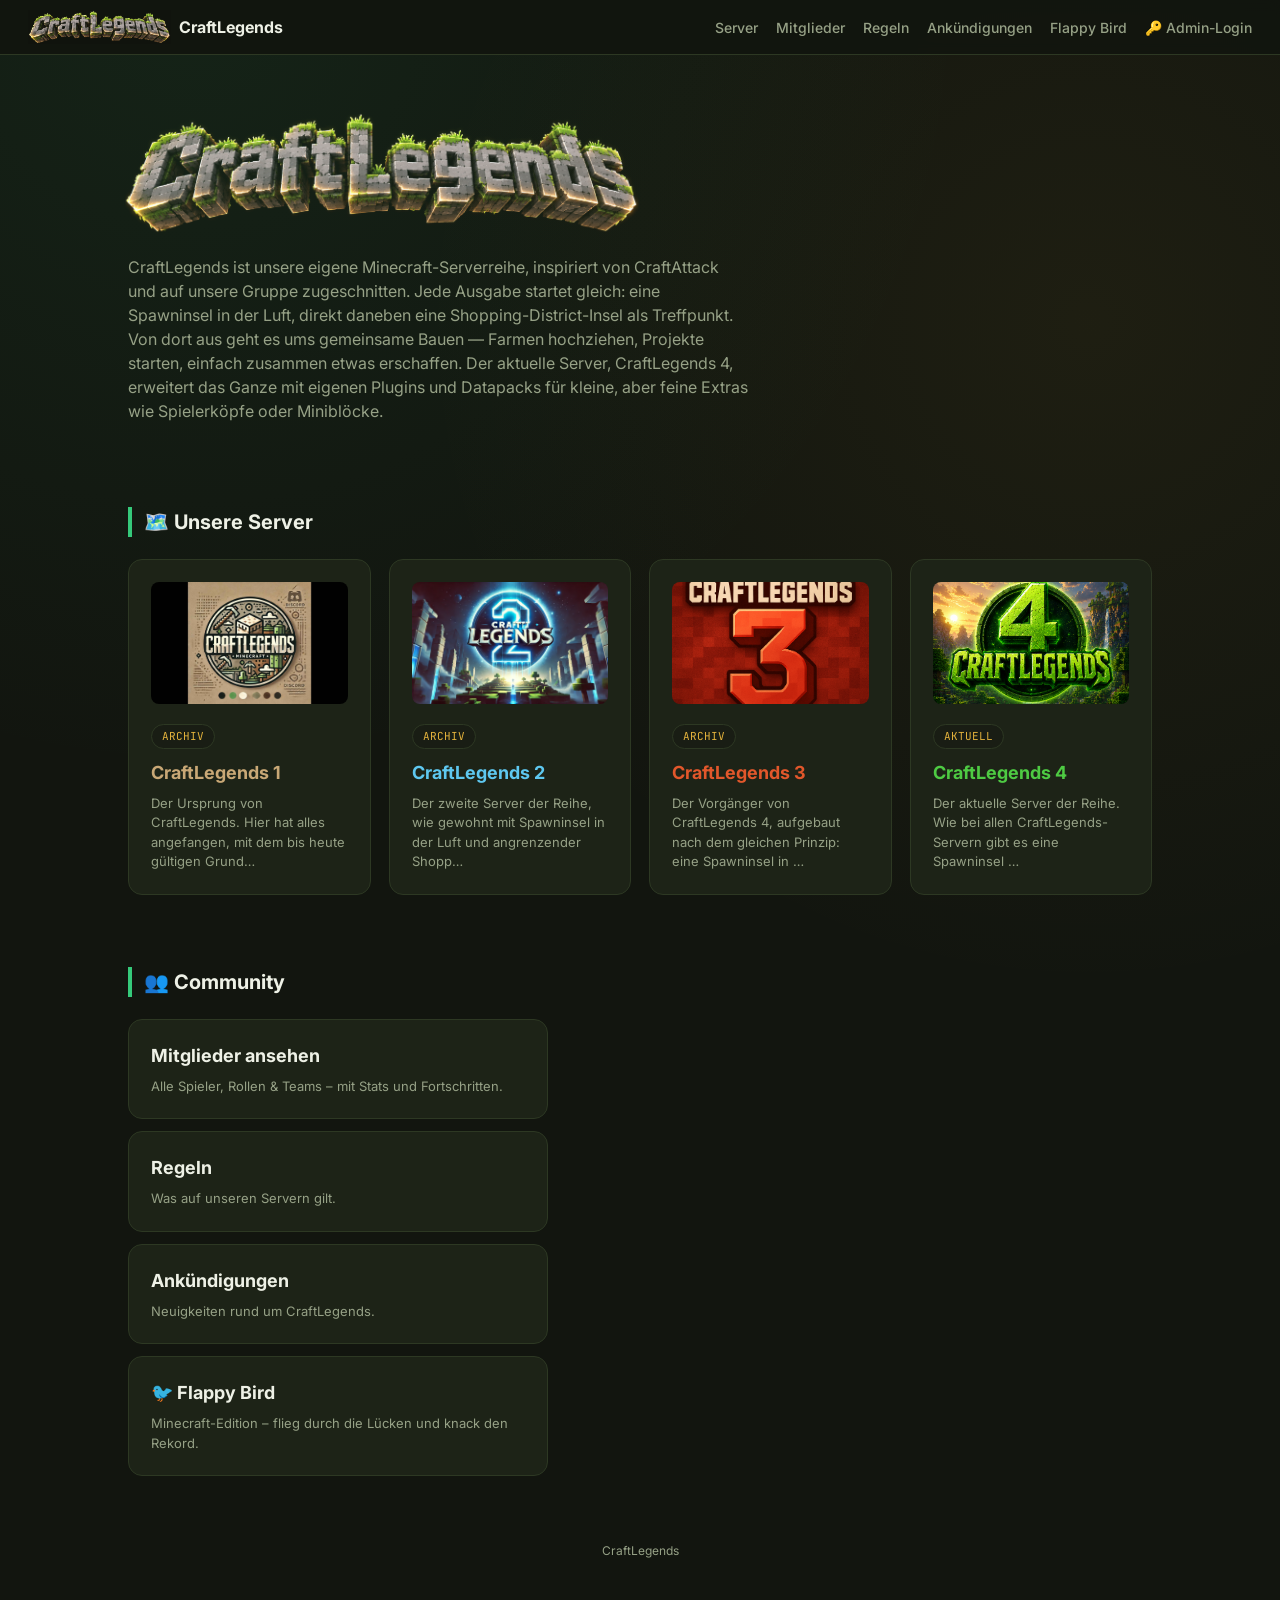
<file: index.html>
<!DOCTYPE html>
<html lang="de">
<head>
<meta charset="UTF-8">
<meta name="viewport" content="width=device-width, initial-scale=1.0">
<title>CraftLegends</title>
<link rel="preconnect" href="https://fonts.googleapis.com">
<link href="https://fonts.googleapis.com/css2?family=Press+Start+2P&family=JetBrains+Mono:wght@400;600;700&family=Inter:wght@400;500;600;700&display=swap" rel="stylesheet">
<link rel="stylesheet" href="style.css">
<script src="https://identity.netlify.com/v1/netlify-identity-widget.js"></script>
</head>
<body>
<nav class="nav">
  <a href="index.html" class="nav-brand"><img src="logo-craftlegends-main.png" alt="CraftLegends">CraftLegends</a>
  <div class="nav-links">
    <a href="index.html#server">Server</a>
    <a href="mitglieder.html">Mitglieder</a>
    <a href="regeln.html">Regeln</a>
    <a href="ankuendigungen.html">Ankündigungen</a>
    <a href="flappy.html">Flappy Bird</a>
    <a href="#" id="admin-login-link">🔑 Admin-Login</a>
  </div>
</nav>

<div class="hero">
  <img class="hero-logo" src="logo-craftlegends-main.png" alt="CraftLegends">
  <p class="lead" id="site-description">Lädt…</p>
</div>

<section id="server">
  <h2>🗺️ Unsere Server</h2>
  <div class="server-grid" id="server-grid">Lädt…</div>
</section>

<section>
  <h2>👥 Community</h2>
  <div class="stacked-links">
    <a class="server-card" href="mitglieder.html"><h3>Mitglieder ansehen</h3><p>Alle Spieler, Rollen &amp; Teams – mit Stats und Fortschritten.</p></a>
    <a class="server-card" href="regeln.html"><h3>Regeln</h3><p>Was auf unseren Servern gilt.</p></a>
    <a class="server-card" href="ankuendigungen.html"><h3>Ankündigungen</h3><p>Neuigkeiten rund um CraftLegends.</p></a>
    <a class="server-card" href="flappy.html"><h3>🐦 Flappy Bird</h3><p>Minecraft-Edition – flieg durch die Lücken und knack den Rekord.</p></a>
  </div>
</section>

<footer>CraftLegends</footer>

<script>
fetch('data-site.json').then(r=>r.json()).then(s=>{document.getElementById('site-description').textContent=s.description;});
fetch('data-servers.json').then(r=>r.json()).then(data=>{
  const servers=(data.servers||data).slice().sort((a,b)=>a.number-b.number);
  document.getElementById('server-grid').innerHTML=servers.map(s=>`
    <a class="server-card" href="server.html?id=${encodeURIComponent(s.id)}">
      ${s.logo?`<img src="${s.logo}" alt="${s.name}" style="width:100%;aspect-ratio:16/10;object-fit:cover;border-radius:8px;margin-bottom:12px;">`:''}
      <span class="tag">${s.status==='live'?'AKTUELL':'ARCHIV'}</span>
      <h3 style="color:${s.color||'var(--text)'};">${s.name}</h3>
      <p>${s.description?s.description.slice(0,90)+(s.description.length>90?'…':''):''}</p>
    </a>`).join('');
});
document.getElementById('admin-login-link').addEventListener('click',e=>{e.preventDefault();if(window.netlifyIdentity)netlifyIdentity.open();});
const startHash=window.location.hash;
const hadAuthToken=startHash.includes('invite_token')||startHash.includes('recovery_token')||startHash.includes('confirmation_token');
if(window.netlifyIdentity){netlifyIdentity.on('init',()=>{if(hadAuthToken)netlifyIdentity.open(startHash.includes('recovery_token')?'login':'signup');});}
</script>
</body>
</html>
</file>
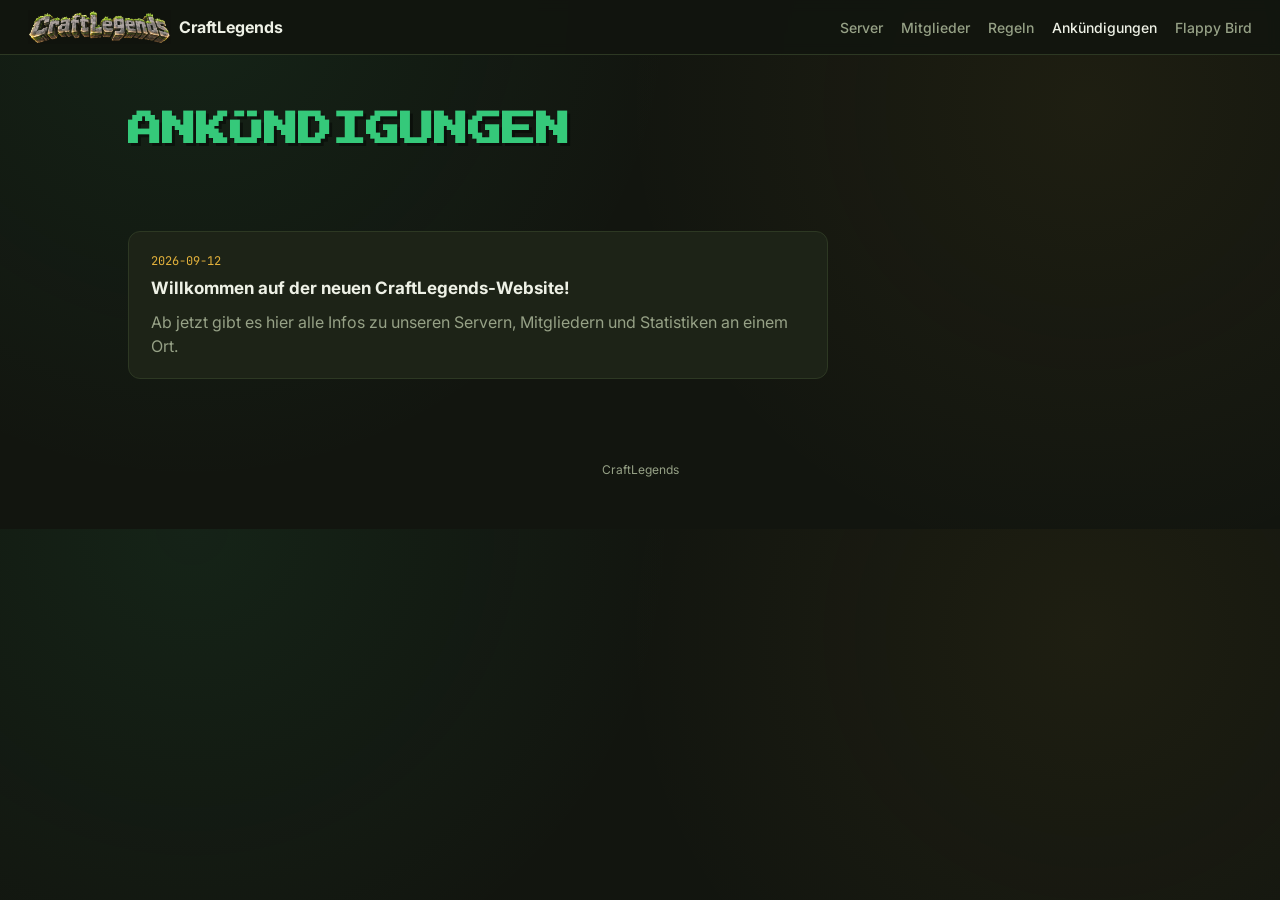
<file: ankuendigungen.html>
<!DOCTYPE html>
<html lang="de">
<head>
<meta charset="UTF-8">
<meta name="viewport" content="width=device-width, initial-scale=1.0">
<title>Ankündigungen — CraftLegends</title>
<link rel="preconnect" href="https://fonts.googleapis.com">
<link href="https://fonts.googleapis.com/css2?family=Press+Start+2P&family=JetBrains+Mono:wght@400;600;700&family=Inter:wght@400;500;600;700&display=swap" rel="stylesheet">
<link rel="stylesheet" href="style.css">
</head>
<body>
<nav class="nav">
  <a href="index.html" class="nav-brand"><img src="logo-craftlegends-main.png" alt="CraftLegends">CraftLegends</a>
  <div class="nav-links">
    <a href="index.html#server">Server</a>
    <a href="mitglieder.html">Mitglieder</a>
    <a href="regeln.html">Regeln</a>
    <a href="ankuendigungen.html" class="active">Ankündigungen</a>
    <a href="flappy.html">Flappy Bird</a>
  </div>
</nav>

<div class="hero hero-small"><h1>ANKÜNDIGUNGEN</h1></div>
<section><div id="list">Lädt…</div></section>
<footer>CraftLegends</footer>
<script>
const esc=s=>String(s==null?'':s).replace(/[&<>]/g,c=>({'&':'&amp;','<':'&lt;','>':'&gt;'}[c]));
fetch('data-ankuendigungen.json').then(r=>r.json()).then(d=>{
  const l=(d.announcements||[]).slice().sort((a,b)=>String(b.date||'').localeCompare(String(a.date||'')));
  document.getElementById('list').innerHTML=l.map(a=>`<div class="announcement-card"><div class="announcement-date">${esc(String(a.date||'').slice(0,10))}</div><h3>${esc(a.title)}</h3><p>${esc(a.text)}</p></div>`).join('')||'<p class="lead">Noch keine Ankündigungen.</p>';
});
</script>
</body>
</html>
</file>
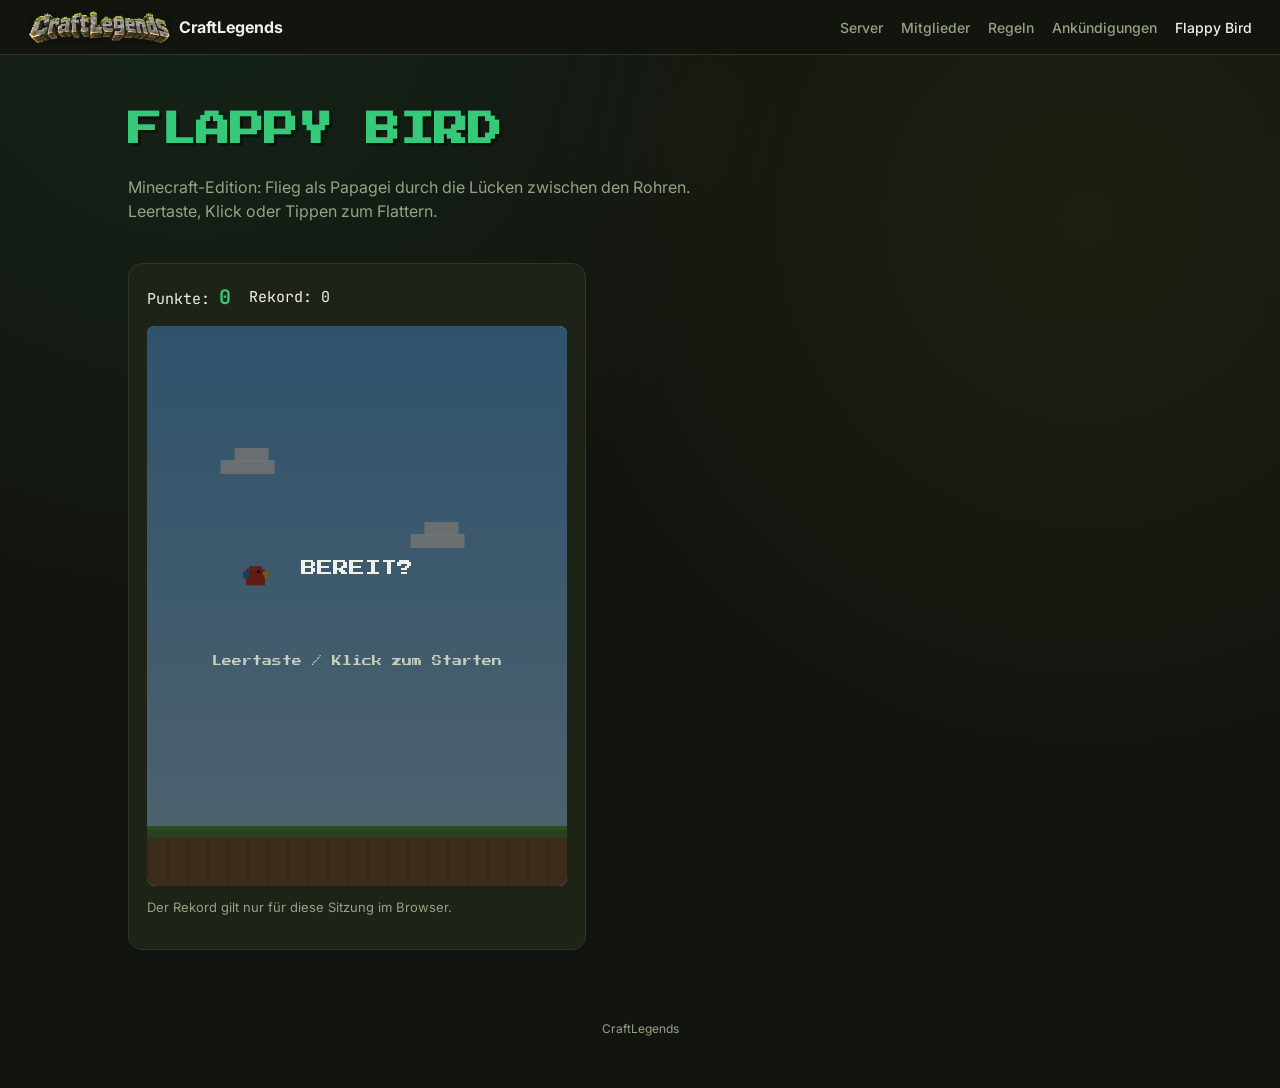
<file: flappy.html>
<!DOCTYPE html>
<html lang="de">
<head>
<meta charset="UTF-8">
<meta name="viewport" content="width=device-width, initial-scale=1.0">
<title>Flappy Bird — CraftLegends</title>
<link rel="preconnect" href="https://fonts.googleapis.com">
<link href="https://fonts.googleapis.com/css2?family=Press+Start+2P&family=JetBrains+Mono:wght@400;600;700&family=Inter:wght@400;500;600;700&display=swap" rel="stylesheet">
<link rel="stylesheet" href="style.css">
<style>
.game-wrap{max-width:1080px;margin:0 auto;padding:0 28px 40px}
.game-shell{background:var(--card);border:1px solid var(--card-border);border-radius:14px;padding:18px;display:inline-block;max-width:100%}
#game{display:block;border-radius:8px;image-rendering:pixelated;background:#7ec0ee;max-width:100%;height:auto;touch-action:manipulation;cursor:pointer}
.game-bar{display:flex;gap:18px;align-items:center;flex-wrap:wrap;margin-bottom:14px}
.score-box{font-family:var(--font-mono);font-size:15px}.score-box b{color:var(--emerald);font-size:20px}.score-box .best{color:var(--gold)}
.hint{color:var(--text-dim);font-size:13px;margin-top:12px}
</style>
</head>
<body>
<nav class="nav">
  <a href="index.html" class="nav-brand"><img src="logo-craftlegends-main.png" alt="CraftLegends">CraftLegends</a>
  <div class="nav-links">
    <a href="index.html#server">Server</a>
    <a href="mitglieder.html">Mitglieder</a>
    <a href="regeln.html">Regeln</a>
    <a href="ankuendigungen.html">Ankündigungen</a>
    <a href="flappy.html" class="active">Flappy Bird</a>
  </div>
</nav>
<div class="hero hero-small">
  <h1>FLAPPY BIRD</h1>
  <p class="lead">Minecraft-Edition: Flieg als Papagei durch die Lücken zwischen den Rohren. Leertaste, Klick oder Tippen zum Flattern.</p>
</div>
<div class="game-wrap">
  <div class="game-shell">
    <div class="game-bar"><div class="score-box">Punkte: <b id="score">0</b></div><div class="score-box best">Rekord: <span id="best">0</span></div></div>
    <canvas id="game" width="420" height="560"></canvas>
    <p class="hint">Der Rekord gilt nur für diese Sitzung im Browser.</p>
  </div>
</div>
<footer>CraftLegends</footer>
<script>
const cv=document.getElementById('game'),ctx=cv.getContext('2d'),W=cv.width,H=cv.height,GROUND=60;
let best=0,bird,pipes,score,state,frame;

/* Physik – feste 60 Updates pro Sekunde, unabhängig von der Bildwiederholrate des Monitors
   (auf 120/144-Hz-Bildschirmen lief das Spiel vorher doppelt so schnell). */
const STEP=1000/60, GRAV=0.28, FLAP=-5.9, MAXFALL=6.2, SPEED=2.1, GAP=170, PIPE_W=62, SPACING=210;

function reset(){bird={x:96,y:H/2-40,vy:0,size:26};pipes=[];score=0;frame=0;state='ready';document.getElementById('score').textContent='0';}
function flap(){
  if(state==='ready'){state='play';bird.vy=FLAP;}
  else if(state==='play')bird.vy=FLAP;
  else if(state==='dead'&&bird.y+bird.size>=H-GROUND-1)reset();
}
document.addEventListener('keydown',e=>{if(e.code==='Space'||e.code==='ArrowUp'){e.preventDefault();flap();}});
cv.addEventListener('mousedown',e=>{e.preventDefault();flap();});
cv.addEventListener('touchstart',e=>{e.preventDefault();flap();},{passive:false});

function px(x,y,w,h,c){ctx.fillStyle=c;ctx.fillRect(x|0,y|0,w|0,h|0);}
function drawBird(){
  const{x,y,size:s}=bird,u=s/8,tilt=Math.max(-.5,Math.min(.9,bird.vy/10));
  ctx.save();ctx.translate(x+s/2,y+s/2);ctx.rotate(tilt);ctx.translate(-s/2,-s/2);
  px(u,u*2,u*6,u*5,'#d63b2f');px(u*2,u,u*4,u,'#d63b2f');
  const wing=(state==='play'&&Math.floor(frame/6)%2===0)?u:u*2.5;
  px(0,u*2+wing*.3,u*2,u*2.2,'#2f8fd6');px(u*6.5,u*3,u*1.6,u*1.6,'#f0c53b');px(u*6.2,u*2.6,u*2,u*1.4,'#f0c53b');px(u*4.4,u*2.2,u*1.2,u*1.2,'#1a1a1a');
  ctx.restore();
}
function drawPipe(p){
  const topH=p.gapY-GAP/2,botY=p.gapY+GAP/2,botH=H-GROUND-botY;
  for(const[yy,hh]of[[0,topH],[botY,botH]]){
    if(hh<=0)continue;
    px(p.x,yy,PIPE_W,hh,'#5a8f3c');px(p.x,yy,6,hh,'#6ea84a');px(p.x+PIPE_W-6,yy,6,hh,'#47702f');
    ctx.fillStyle='rgba(0,0,0,.10)';for(let i=0;i<hh;i+=16)ctx.fillRect(p.x+6,yy+i,PIPE_W-12,2);
  }
  px(p.x-5,topH-22,PIPE_W+10,22,'#7d7d7d');px(p.x-5,topH-22,PIPE_W+10,5,'#9a9a9a');
  px(p.x-5,botY,PIPE_W+10,22,'#7d7d7d');px(p.x-5,botY,PIPE_W+10,5,'#9a9a9a');
}
function drawBackground(){
  const g=ctx.createLinearGradient(0,0,0,H-GROUND);g.addColorStop(0,'#6ab7f0');g.addColorStop(1,'#a8d8f5');
  ctx.fillStyle=g;ctx.fillRect(0,0,W,H-GROUND);
  ctx.fillStyle='rgba(255,255,255,.85)';
  for(let i=0;i<3;i++){const cx=((i*190)-(frame*.25)%(W+180)+W+180)%(W+180)-90,cy=60+i*74;ctx.fillRect(cx,cy,54,14);ctx.fillRect(cx+14,cy-12,34,14);}
  px(0,H-GROUND,W,GROUND,'#8b6239');px(0,H-GROUND,W,12,'#5a8f3c');px(0,H-GROUND,W,4,'#6ea84a');
  ctx.fillStyle='rgba(0,0,0,.12)';for(let i=0;i<W;i+=20)ctx.fillRect(i,H-GROUND+14,2,GROUND-14);
}
function overlay(lines,sub){
  ctx.fillStyle='rgba(0,0,0,.55)';ctx.fillRect(0,0,W,H);ctx.textAlign='center';ctx.fillStyle='#eef1e6';
  ctx.font="16px 'Press Start 2P', monospace";lines.forEach((t,i)=>ctx.fillText(t,W/2,H/2-30+i*34));
  if(sub){ctx.font="10px 'Press Start 2P', monospace";ctx.fillStyle='#c6cfba';ctx.fillText(sub,W/2,H/2+60);}
}
function die(){
  if(state!=='play')return;state='dead';bird.vy=-3;
  if(score>best){best=score;document.getElementById('best').textContent=best;}
}
function update(){
  frame++;
  if(state==='play'){
    bird.vy=Math.min(bird.vy+GRAV,MAXFALL);bird.y+=bird.vy;
    if(pipes.length===0||W-pipes[pipes.length-1].x>=SPACING){
      const m=90;pipes.push({x:W,gapY:m+GAP/2+Math.random()*(H-GROUND-GAP-m*2),passed:false});
    }
    for(const p of pipes){p.x-=SPEED;if(!p.passed&&p.x+PIPE_W<bird.x){p.passed=true;score++;document.getElementById('score').textContent=score;}}
    pipes=pipes.filter(p=>p.x+PIPE_W>-20);
    const bx=bird.x+3,by=bird.y+3,bs=bird.size-6;
    if(bird.y+bird.size>=H-GROUND||bird.y<=0)die();
    for(const p of pipes)if(bx+bs>p.x&&bx<p.x+PIPE_W&&(by<p.gapY-GAP/2||by+bs>p.gapY+GAP/2))die();
  }else if(state==='ready'){bird.y=H/2-40+Math.sin(frame/18)*7;}
  else if(state==='dead'&&bird.y+bird.size<H-GROUND){bird.vy=Math.min(bird.vy+GRAV,MAXFALL);bird.y+=bird.vy;if(bird.y+bird.size>H-GROUND)bird.y=H-GROUND-bird.size;}
}
function draw(){
  drawBackground();pipes.forEach(drawPipe);drawBird();
  if(state==='play'){ctx.textAlign='center';ctx.font="22px 'Press Start 2P', monospace";ctx.fillStyle='rgba(0,0,0,.35)';ctx.fillText(score,W/2+2,62);ctx.fillStyle='#fff';ctx.fillText(score,W/2,60);}
  if(state==='ready')overlay(['BEREIT?'],'Leertaste / Klick zum Starten');
  if(state==='dead')overlay(['GAME OVER',score+' Punkte'],'Klick für neue Runde');
}
let last=performance.now(),acc=0;
function loop(now){
  acc+=Math.min(now-last,100);last=now;
  while(acc>=STEP){update();acc-=STEP;}
  draw();requestAnimationFrame(loop);
}
reset();requestAnimationFrame(loop);
</script>
</body>
</html>
</file>
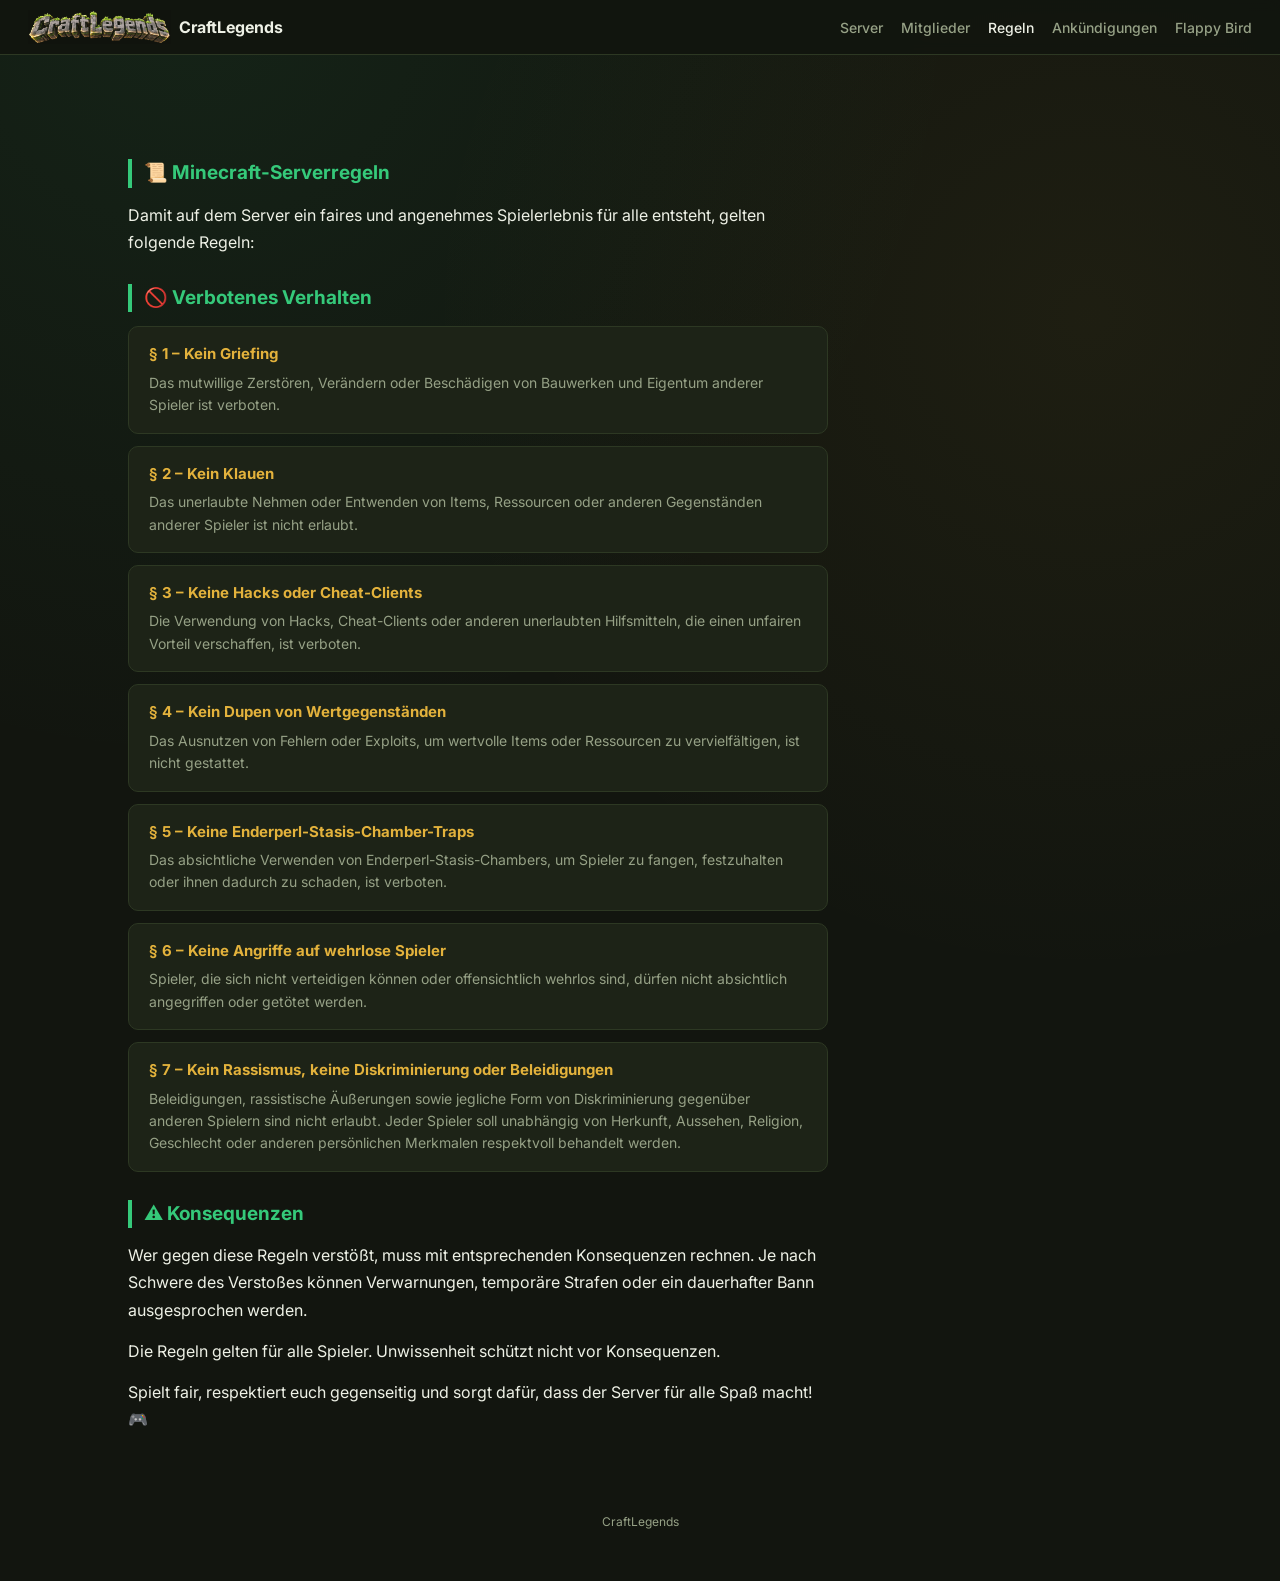
<file: regeln.html>
<!DOCTYPE html>
<html lang="de">
<head>
<meta charset="UTF-8">
<meta name="viewport" content="width=device-width, initial-scale=1.0">
<title>Regeln — CraftLegends</title>
<link rel="preconnect" href="https://fonts.googleapis.com">
<link href="https://fonts.googleapis.com/css2?family=Press+Start+2P&family=JetBrains+Mono:wght@400;600;700&family=Inter:wght@400;500;600;700&display=swap" rel="stylesheet">
<link rel="stylesheet" href="style.css">
</head>
<body>
<nav class="nav">
  <a href="index.html" class="nav-brand"><img src="logo-craftlegends-main.png" alt="CraftLegends">CraftLegends</a>
  <div class="nav-links">
    <a href="index.html#server">Server</a>
    <a href="mitglieder.html">Mitglieder</a>
    <a href="regeln.html" class="active">Regeln</a>
    <a href="ankuendigungen.html">Ankündigungen</a>
    <a href="flappy.html">Flappy Bird</a>
  </div>
</nav>

<div class="hero hero-small"><p class="lead" id="intro" style="display:none;"></p></div>
<section><div class="rules-text" id="rules">Lädt…</div></section>
<footer>CraftLegends</footer>
<script>
const esc=s=>s.replace(/[&<>]/g,c=>({'&':'&amp;','<':'&lt;','>':'&gt;'}[c]));
fetch('data-regeln.json').then(r=>r.json()).then(d=>{
  if(d.intro){const i=document.getElementById('intro');i.textContent=d.intro;i.style.display='block';}
  const html=(d.content||'').split(/\n\s*\n/).map(b=>{
    const t=b.trim(); if(!t)return '';
    if(t.startsWith('§')){const i=t.indexOf('\n');const title=i<0?t:t.slice(0,i);const rest=i<0?'':t.slice(i+1).trim();
      return `<div class="rule-item"><h3>${esc(title)}</h3>${rest?`<p>${esc(rest)}</p>`:''}</div>`;}
    if(!t.includes('\n')&&t.length<=45)return `<h2 class="rules-heading">${esc(t)}</h2>`;
    const lines=t.split('\n');
    if(lines.length>1&&lines[0].length<=45&&!/[.!:]$/.test(lines[0]))return `<h2 class="rules-heading">${esc(lines[0])}</h2><p class="rules-p">${esc(lines.slice(1).join('\n')).replace(/\n/g,'<br>')}</p>`;
    return `<p class="rules-p">${esc(t).replace(/\n/g,'<br>')}</p>`;
  }).join('');
  document.getElementById('rules').innerHTML=html;
});
</script>
</body>
</html>
</file>
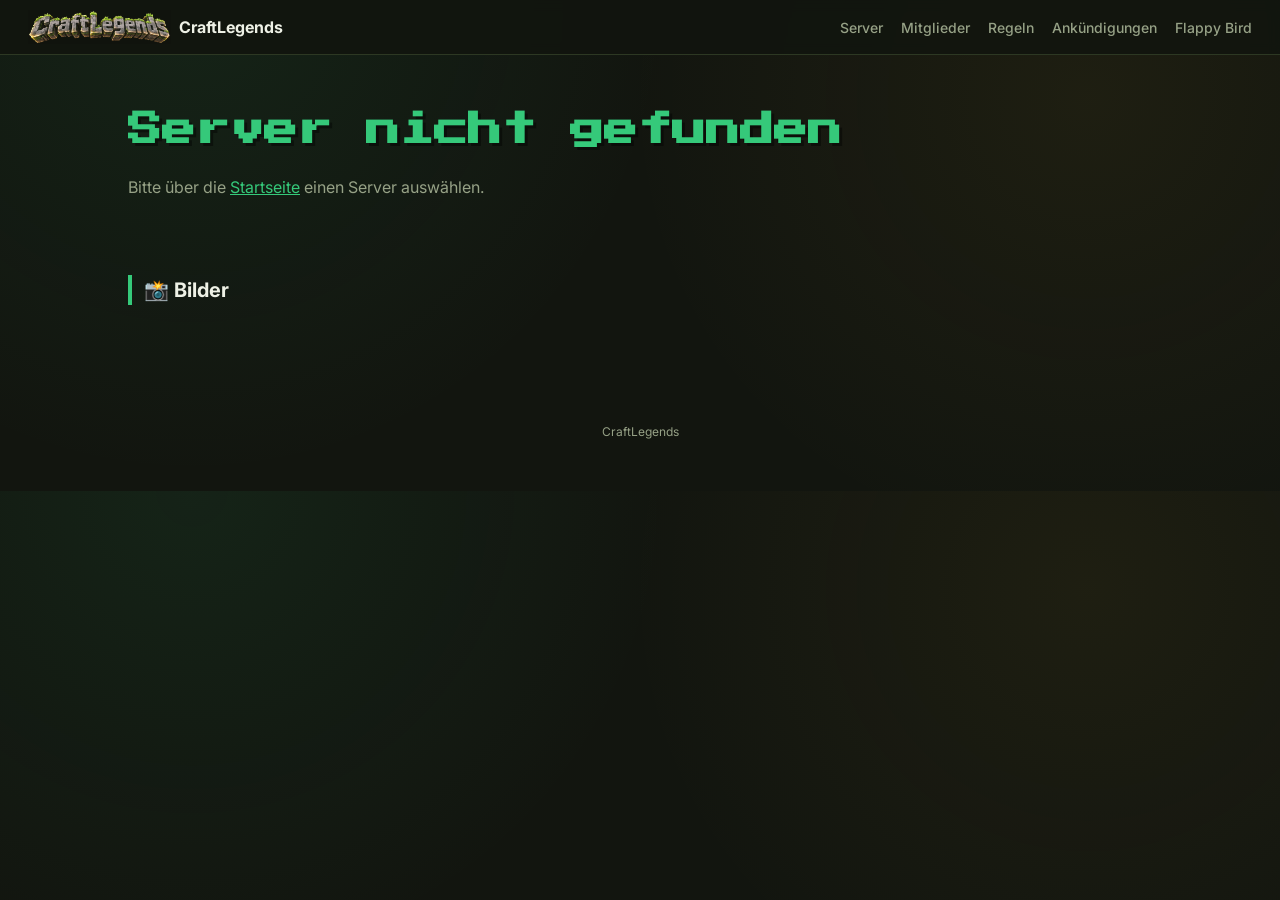
<file: server.html>
<!DOCTYPE html>
<html lang="de">
<head>
<meta charset="UTF-8">
<meta name="viewport" content="width=device-width, initial-scale=1.0">
<title>CraftLegends Server</title>
<link rel="preconnect" href="https://fonts.googleapis.com">
<link href="https://fonts.googleapis.com/css2?family=Press+Start+2P&family=JetBrains+Mono:wght@400;600;700&family=Inter:wght@400;500;600;700&display=swap" rel="stylesheet">
<link rel="stylesheet" href="style.css">
</head>
<body>
<nav class="nav">
  <a href="index.html" class="nav-brand"><img src="logo-craftlegends-main.png" alt="CraftLegends">CraftLegends</a>
  <div class="nav-links">
    <a href="index.html#server">Server</a>
    <a href="mitglieder.html">Mitglieder</a>
    <a href="regeln.html">Regeln</a>
    <a href="ankuendigungen.html">Ankündigungen</a>
    <a href="flappy.html">Flappy Bird</a>
  </div>
</nav>

<div class="hero hero-small" id="server-hero">Lädt…</div>
<div class="wrap" id="banner-wrap" style="display:none;"><div class="discontinued-banner" id="banner"></div></div>
<section>
  <h2>📸 Bilder</h2>
  <div class="gallery" id="gallery"></div>
  <div class="action-row" id="actions"></div>
</section>

<dialog id="ip-dialog" class="ip-dialog">
  <button class="dlg-x" onclick="this.closest('dialog').close()">✕</button>
  <div class="ip-dialog-content">
    <div class="ip-label">Server-IP</div><div class="ip-big" id="ip-value"></div>
    <div class="ip-label">Version</div><div class="version-big" id="version-value"></div>
    <p class="ip-note" id="ip-note"></p>
  </div>
</dialog>
<dialog id="info-dialog" class="ip-dialog">
  <button class="dlg-x" onclick="this.closest('dialog').close()">✕</button>
  <div class="ip-dialog-content" style="text-align:left;"><p id="info-text" style="line-height:1.7;margin:0;"></p></div>
</dialog>
<div class="lightbox" id="lb" hidden>
  <button class="lb-x" id="lb-x" aria-label="Schließen">✕</button>
  <button class="lb-nav lb-prev" id="lb-prev" aria-label="Zurück">‹</button>
  <img id="lb-img" alt="">
  <button class="lb-nav lb-next" id="lb-next" aria-label="Weiter">›</button>
  <div class="lb-count" id="lb-count"></div>
</div>
<footer id="foot">CraftLegends</footer>

<script>
const id=new URLSearchParams(location.search).get('id');
/* Galerie-Daten robust einlesen (Liste, verschachtelte Listen, Objekte oder Komma-Text) */
function flatPics(v){
  if(Array.isArray(v))return v.flatMap(flatPics);
  if(v&&typeof v==='object')return flatPics(Object.values(v));
  if(typeof v==='string'){
    return v.split(/,\s*(?=\/?[^,]+\.(?:png|jpe?g|webp|gif|avif))/i).map(x=>x.trim()).filter(Boolean);
  }
  return [];
}
/* Lightbox: ein Bild groß, mit Pfeilen / Tastatur / Wischen durchblättern */
let LB={list:[],i:0};
function showLb(){
  document.getElementById('lb-img').src=LB.list[LB.i];
  document.getElementById('lb-count').textContent=(LB.i+1)+' / '+LB.list.length;
  const many=LB.list.length>1;
  document.getElementById('lb-prev').style.display=many?'':'none';
  document.getElementById('lb-next').style.display=many?'':'none';
}
function openLb(list,i){LB={list,i};showLb();document.getElementById('lb').hidden=false;}
function closeLb(){document.getElementById('lb').hidden=true;}
function stepLb(d){LB.i=(LB.i+d+LB.list.length)%LB.list.length;showLb();}
document.getElementById('lb-x').onclick=closeLb;
document.getElementById('lb-prev').onclick=()=>stepLb(-1);
document.getElementById('lb-next').onclick=()=>stepLb(1);
document.getElementById('lb').addEventListener('click',e=>{if(e.target.id==='lb')closeLb();});
document.addEventListener('keydown',e=>{
  if(document.getElementById('lb').hidden)return;
  if(e.key==='Escape')closeLb();if(e.key==='ArrowLeft')stepLb(-1);if(e.key==='ArrowRight')stepLb(1);
});
let tx=null;
document.getElementById('lb').addEventListener('touchstart',e=>{tx=e.touches[0].clientX;},{passive:true});
document.getElementById('lb').addEventListener('touchend',e=>{
  if(tx===null)return;const dx=e.changedTouches[0].clientX-tx;tx=null;
  if(Math.abs(dx)>50&&LB.list.length>1)stepLb(dx<0?1:-1);
});

fetch('data-servers.json').then(r=>r.json()).then(data=>{
  const s=(data.servers||data).find(x=>x.id===id);
  if(!s){document.getElementById('server-hero').innerHTML='<h1>Server nicht gefunden</h1><p class="lead">Bitte über die <a href="index.html">Startseite</a> einen Server auswählen.</p>';return;}
  document.title=s.name+' — CraftLegends'; document.getElementById('foot').textContent=s.name;
  const live=s.status==='live';
  document.getElementById('server-hero').innerHTML=`
    ${s.logo?`<img class="server-logo" src="${s.logo}" alt="${s.name}">`:''}
    <div class="server-hero"><h1 style="color:${s.color||'var(--emerald)'};">${s.name.toUpperCase()}</h1>
    <span class="status-badge ${live?'status-live':'status-archived'}">${live?'LIVE':'ARCHIV'}</span></div>
    <p class="server-desc">${s.description||''}</p>`;
  if(s.discontinued_note){document.getElementById('banner-wrap').style.display='block';document.getElementById('banner').textContent='⚠️ '+s.discontinued_note;}
  const g=document.getElementById('gallery');
  const pics=flatPics(s.gallery);
  if(pics.length){
    g.innerHTML=pics.map((p,i)=>`<img src="${p}" alt="${s.name} Bild ${i+1}" data-i="${i}" loading="lazy">`).join('');
    g.querySelectorAll('img').forEach(im=>im.addEventListener('click',()=>openLb(pics,+im.dataset.i)));
  }else{
    g.innerHTML='<div class="placeholder">Bild folgt</div><div class="placeholder">Bild folgt</div><div class="placeholder">Bild folgt</div>';
  }
  const stats=s.stats_url?`<a class="action-btn" href="${s.stats_url}">📊 Server Stats</a>`:`<button class="action-btn" id="nostats">📊 Server Stats</button>`;
  let world='';
  if(!live){world=s.world_download?`<a class="action-btn" href="${s.world_download}" target="_blank" rel="noopener">🌍 World Download</a>`:`<button class="action-btn" id="noworld">🌍 World Download</button>`;}
  document.getElementById('actions').innerHTML=`<button class="action-btn" id="ipbtn">🌐 Server IP / Version</button>${stats}${world}`;
  const info=t=>{document.getElementById('info-text').textContent=t;document.getElementById('info-dialog').showModal();};
  document.getElementById('ipbtn').onclick=()=>{
    document.getElementById('ip-value').textContent=s.ip||'noch keine IP hinterlegt';
    document.getElementById('version-value').textContent=s.version||'unbekannt';
    const n=document.getElementById('ip-note');n.textContent=s.ip_note||'';n.style.display=s.ip_note?'block':'none';
    document.getElementById('ip-dialog').showModal();};
  const ns=document.getElementById('nostats'); if(ns)ns.onclick=()=>info(s.no_stats_note||'Für diesen Server sind aktuell keine Statistiken verfügbar.');
  const nw=document.getElementById('noworld'); if(nw)nw.onclick=()=>info(s.discontinued_note||'Für diesen Server steht aktuell kein World-Download bereit.');
});
</script>
</body>
</html>
</file>
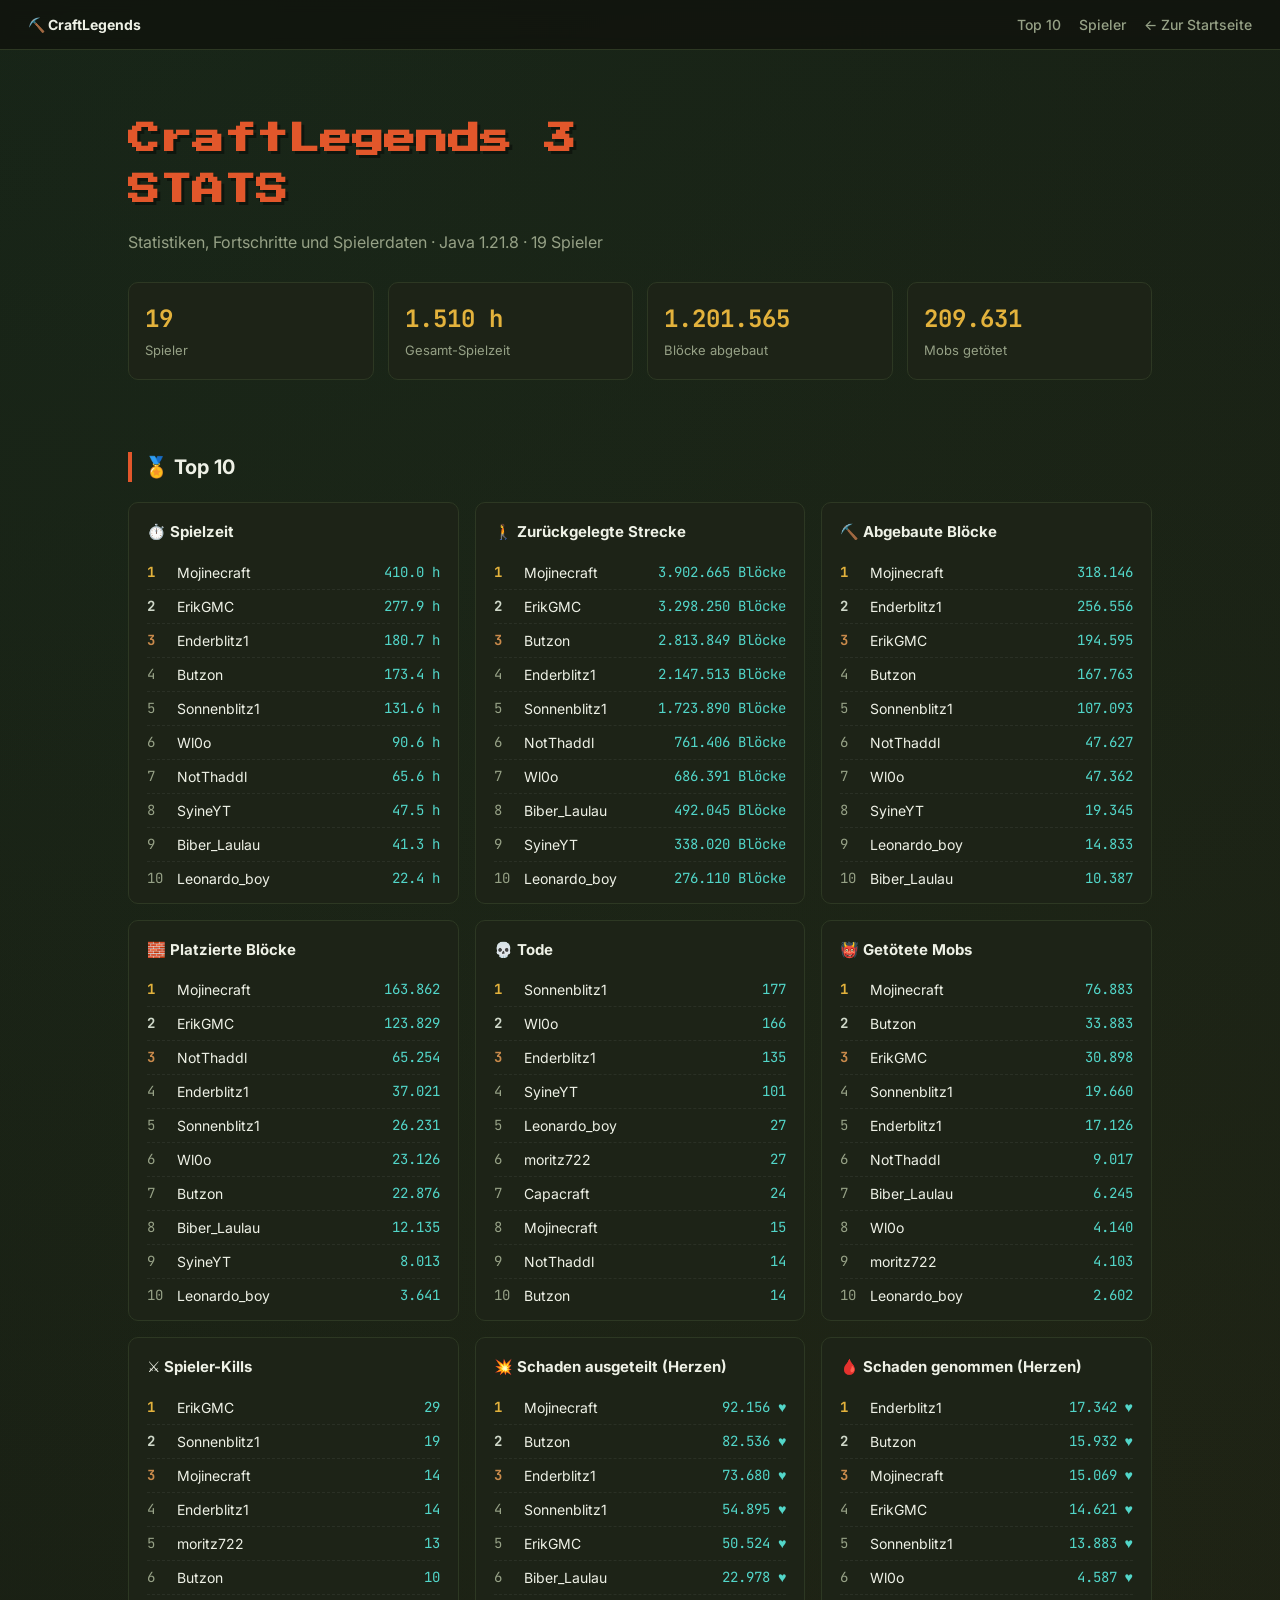
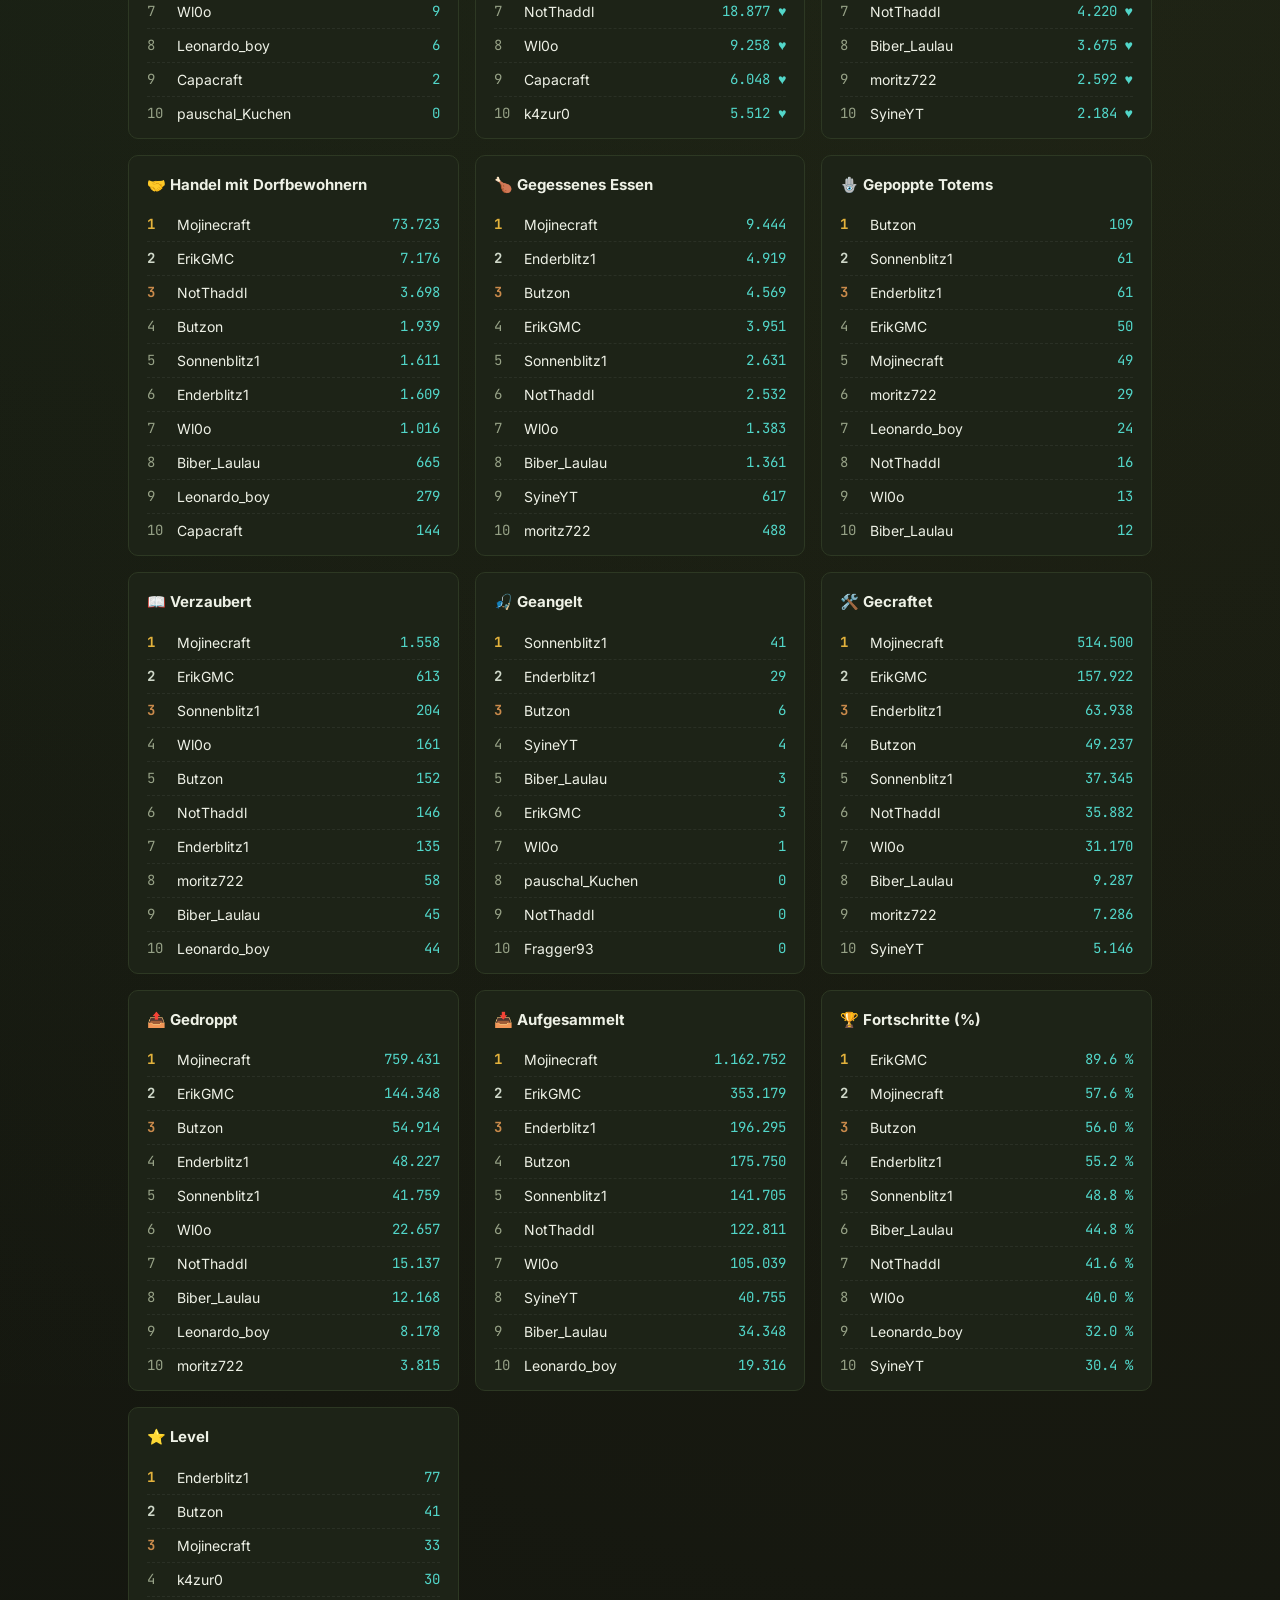
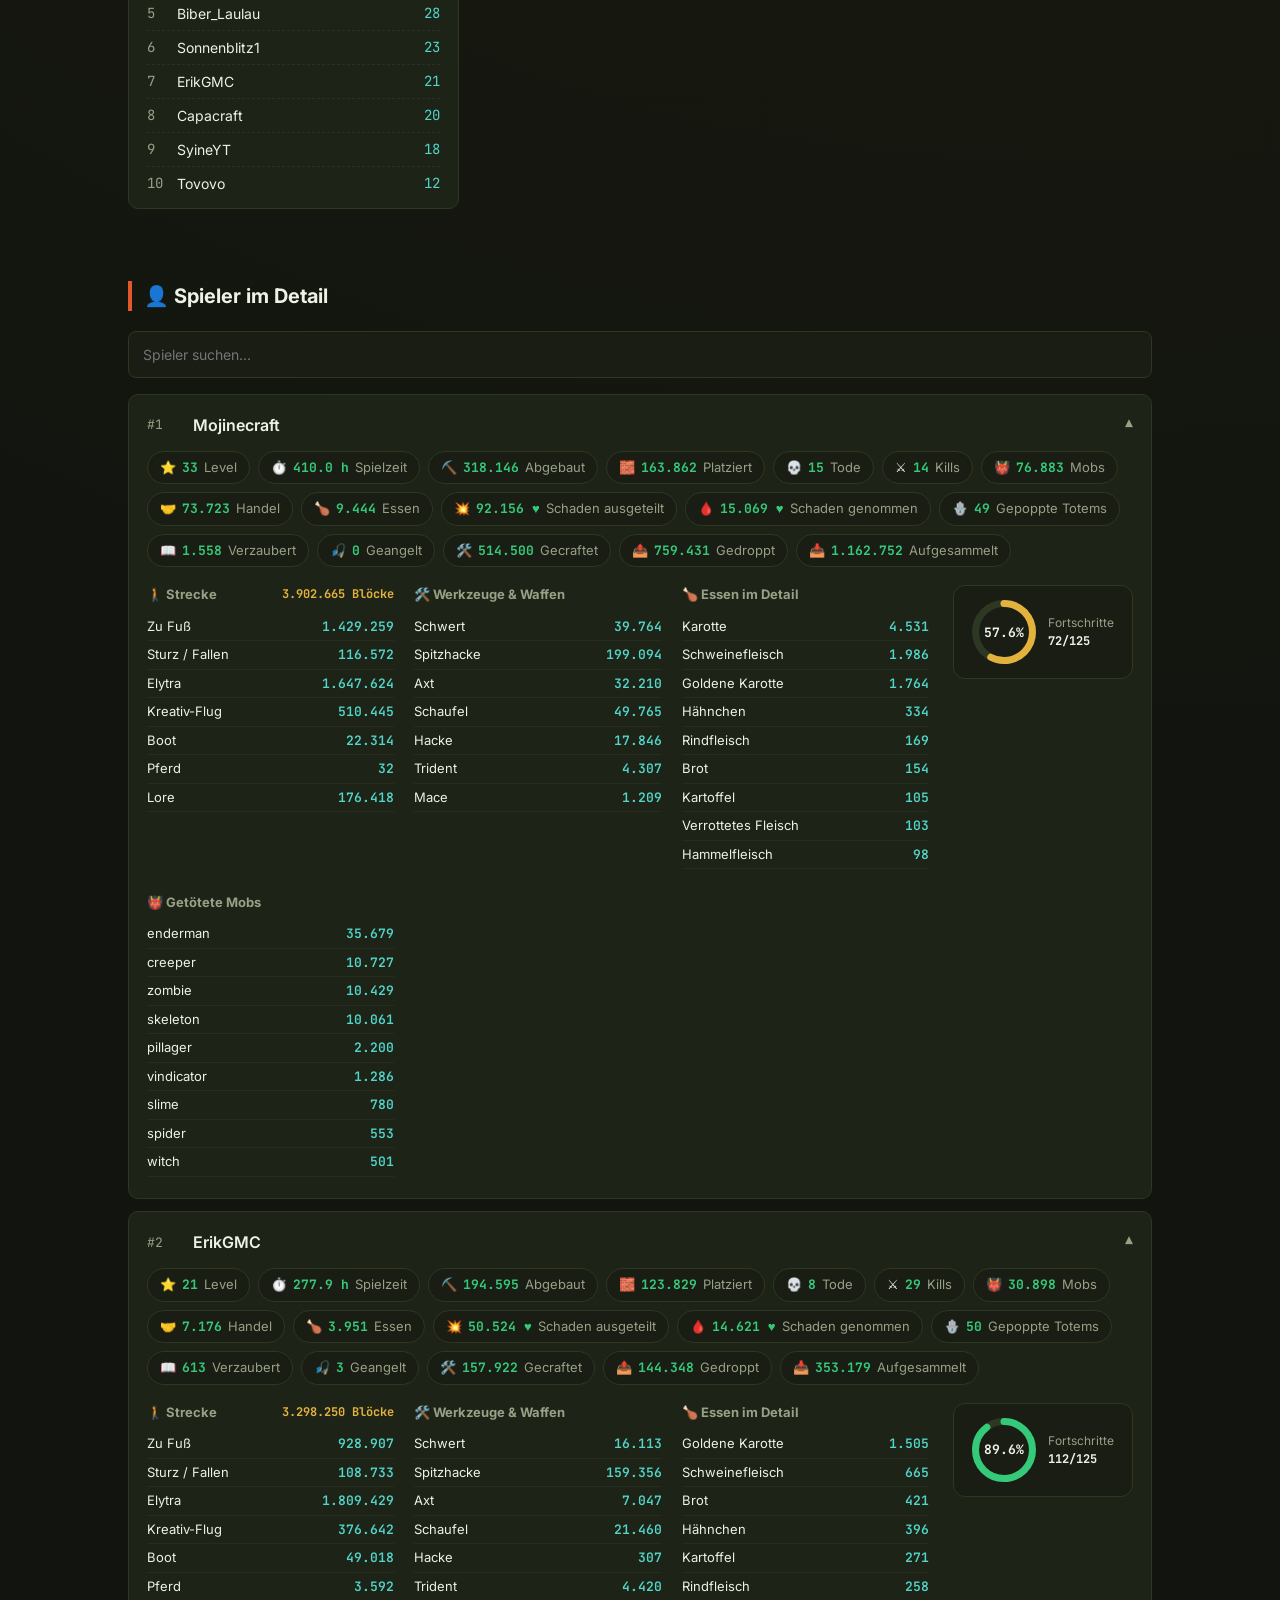
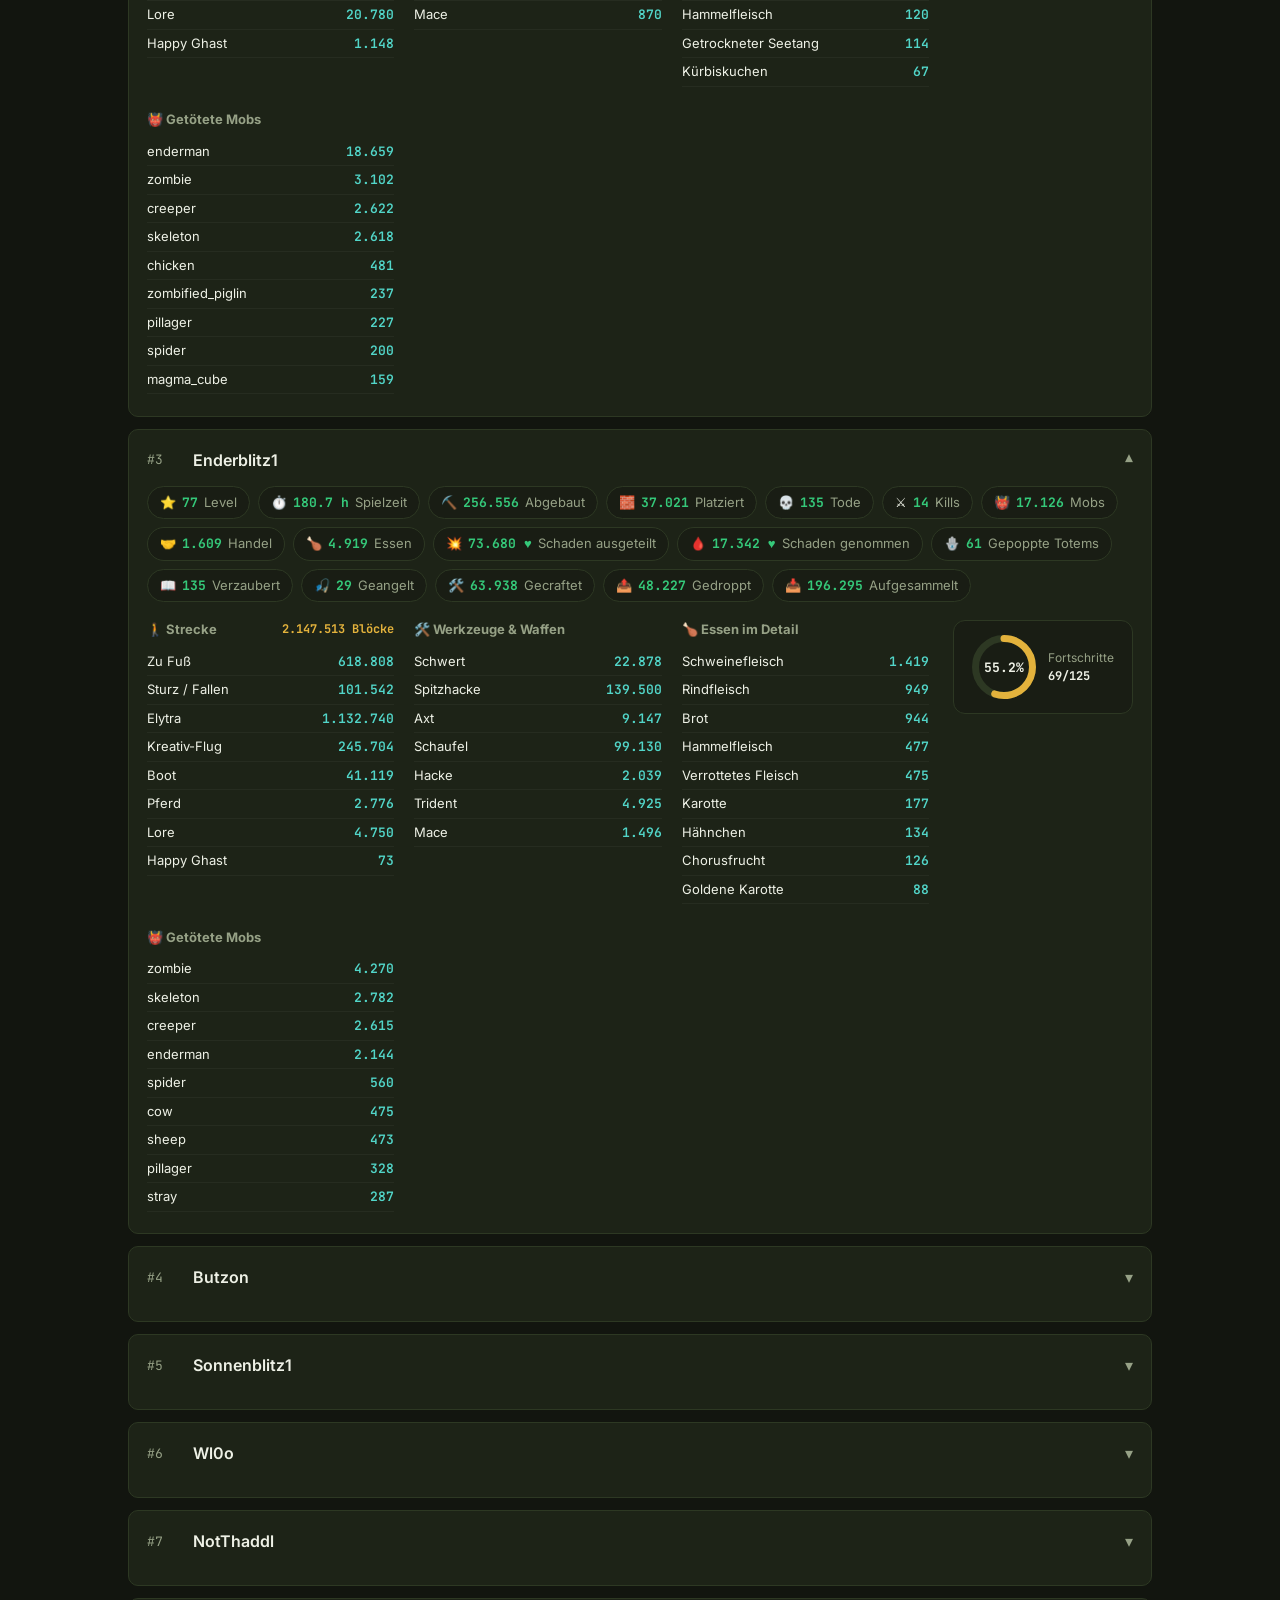
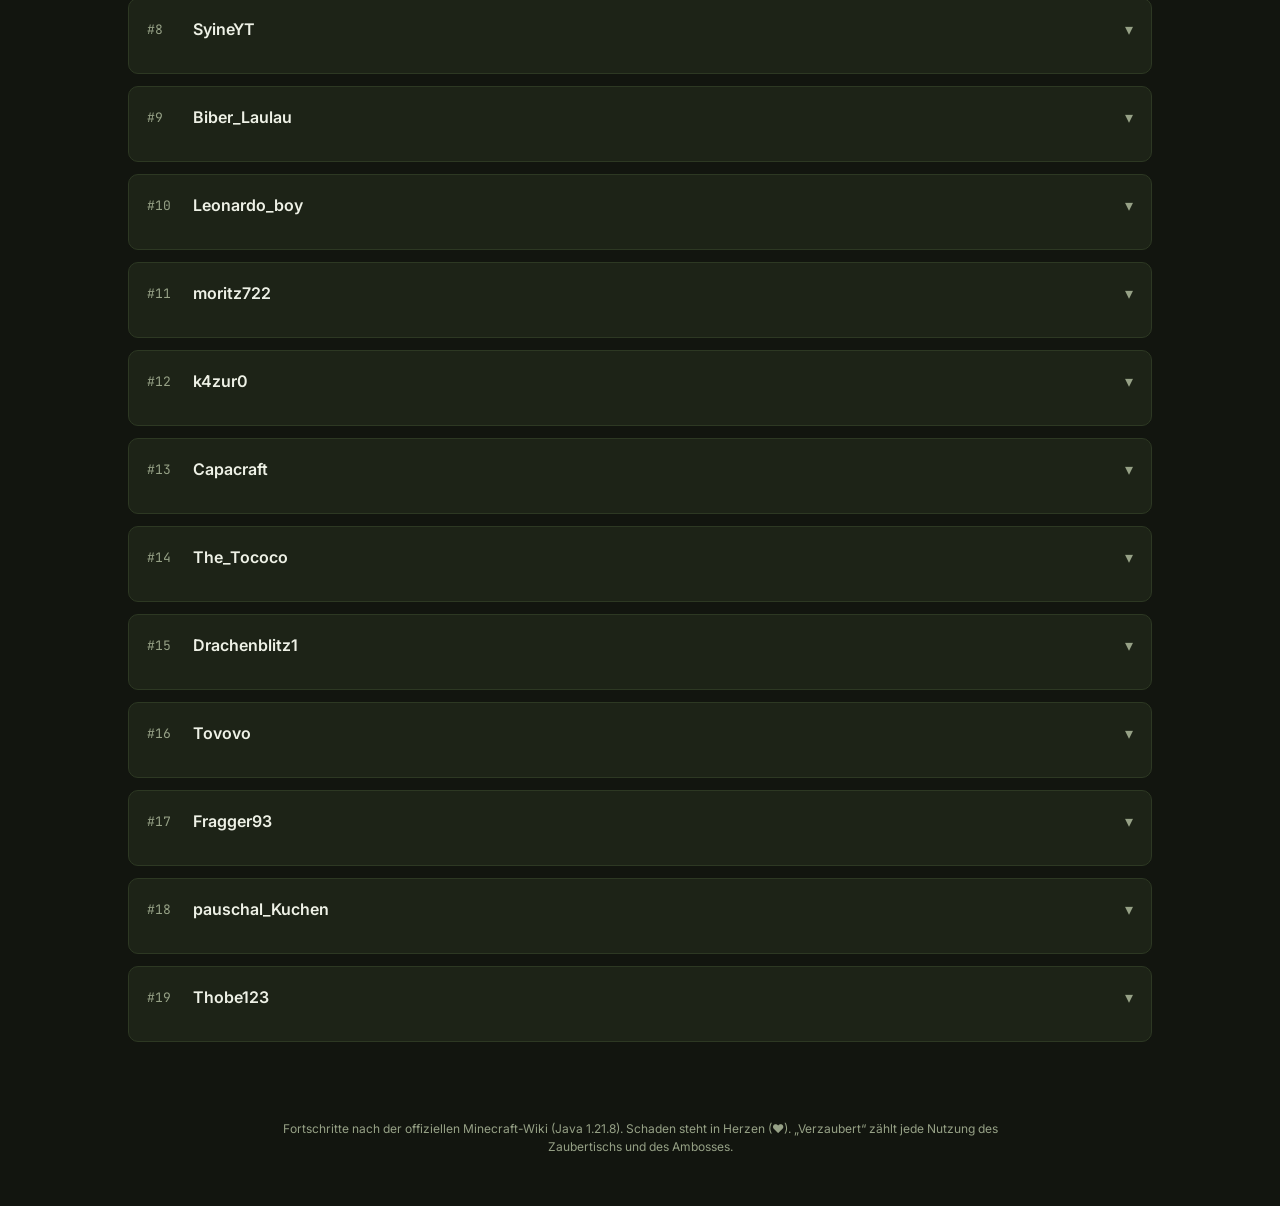
<file: stats-craftlegends-3.html>
<!DOCTYPE html>
<html lang="de">
<head>
<meta charset="UTF-8">
<meta name="viewport" content="width=device-width, initial-scale=1.0">
<title>CraftLegends 3 – Statistiken</title>
<link rel="preconnect" href="https://fonts.googleapis.com">
<link href="https://fonts.googleapis.com/css2?family=Press+Start+2P&family=JetBrains+Mono:wght@400;600;700&family=Inter:wght@400;500;600;700&display=swap" rel="stylesheet">
<style>
:root{--bg:#12150f;--bg-alt:#191d14;--card:#1d2317;--bd:#2d3823;--text:#eef1e6;--dim:#96a186;--emerald:#35c97a;--gold:#e3b23c;--diamond:#52d6c9;--redstone:#e05a4e;--accent:#e2572b;--fd:'Press Start 2P',monospace;--fb:'Inter',system-ui,sans-serif;--fm:'JetBrains Mono',monospace}
*{box-sizing:border-box}html{scroll-behavior:smooth}
body{margin:0;background:var(--bg);background-image:radial-gradient(circle at 15% 0%,rgba(53,201,122,.08),transparent 40%),radial-gradient(circle at 85% 20%,rgba(227,178,60,.06),transparent 40%);color:var(--text);font-family:var(--fb);line-height:1.5}
a{color:var(--emerald)}
.nav{position:sticky;top:0;z-index:10;display:flex;align-items:center;gap:20px;padding:14px 28px;background:rgba(18,21,15,.92);backdrop-filter:blur(6px);border-bottom:1px solid var(--bd)}
.nav a{color:var(--dim);text-decoration:none;font-size:14px;font-weight:500}.nav a:hover{color:var(--text)}.nav .brand{color:var(--text);font-weight:700}.nav .r{margin-left:auto;display:flex;gap:18px}
.hero{padding:64px 28px 36px;max-width:1080px;margin:0 auto}
.hero h1{font-family:var(--fd);font-size:clamp(20px,4vw,32px);line-height:1.6;color:var(--accent);text-shadow:3px 3px 0 rgba(0,0,0,.4);margin:0 0 14px}
.hero p{color:var(--dim);max-width:60ch;margin:0 0 28px}
.quick{display:grid;grid-template-columns:repeat(4,1fr);gap:14px}
.q{background:var(--card);border:1px solid var(--bd);border-radius:10px;padding:18px 16px}.q b{font-family:var(--fm);font-size:24px;color:var(--gold);display:block}.q span{color:var(--dim);font-size:13px}
section{max-width:1080px;margin:0 auto;padding:36px 28px}
section h2{font-size:20px;margin:0 0 20px;border-left:4px solid var(--accent);padding-left:12px}
.tgrid{display:grid;grid-template-columns:repeat(auto-fit,minmax(280px,1fr));gap:16px}
.top10-card{background:var(--card);border:1px solid var(--bd);border-radius:10px;padding:18px 18px 8px}.top10-card h3{margin:0 0 12px;font-size:15px}
.top10-list{list-style:none;margin:0;padding:0}.top10-list li{display:flex;gap:10px;padding:6px 0;border-bottom:1px dashed rgba(255,255,255,.06);font-size:14px}.top10-list li:last-child{border:0}
.rank{font-family:var(--fm);color:var(--dim);width:20px}.r1{color:var(--gold);font-weight:700}.r2{color:#cfd8c9;font-weight:700}.r3{color:#c98a4b;font-weight:700}
.p-name{flex:1}.p-val{font-family:var(--fm);color:var(--diamond)}
.search input{width:100%;padding:12px 14px;margin-bottom:16px;background:var(--bg-alt);border:1px solid var(--bd);border-radius:8px;color:var(--text);font:inherit;font-size:14px}
.pcard{background:var(--card);border:1px solid var(--bd);border-radius:10px;margin-bottom:12px;padding:4px 18px 18px}
.pcard summary{list-style:none;cursor:pointer;display:flex;align-items:center;gap:12px;padding:14px 0}.pcard summary::-webkit-details-marker{display:none}
.prank{font-family:var(--fm);color:var(--dim);font-size:13px;width:34px}.ptitle{font-weight:600;font-size:16px;flex:1}.chev{color:var(--dim);transition:transform .15s}.pcard[open] .chev{transform:rotate(180deg)}
.pills{display:flex;flex-wrap:wrap;gap:8px;margin-bottom:18px}.pill{display:flex;gap:6px;align-items:baseline;background:var(--bg-alt);border:1px solid var(--bd);border-radius:999px;padding:6px 12px;font-size:13px}.pill b{font-family:var(--fm);color:var(--emerald)}.dim{color:var(--dim)}
.cbody{display:flex;gap:24px;flex-wrap:wrap}.dgrid{display:grid;grid-template-columns:repeat(auto-fit,minmax(230px,1fr));gap:20px;flex:1;min-width:260px}
.dcol h4{font-size:13px;color:var(--dim);margin:0 0 8px;display:flex;justify-content:space-between}.sum{color:var(--gold);font-family:var(--fm);font-size:12px}
ul.kv{list-style:none;margin:0;padding:0;max-height:260px;overflow-y:auto}ul.kv li{display:flex;justify-content:space-between;gap:10px;padding:4px 0;font-size:13px;border-bottom:1px solid rgba(255,255,255,.04)}ul.kv b{font-family:var(--fm);color:var(--diamond);font-weight:600}
.achv{background:var(--bg-alt);border:1px solid var(--bd);border-radius:12px;padding:14px 18px;display:flex;align-items:center;gap:12px;cursor:pointer;color:var(--text);font:inherit;align-self:flex-start}.achv:hover{border-color:var(--emerald)}
.ringwrap{position:relative;display:inline-flex;align-items:center;justify-content:center}.rlabel{position:absolute;font-family:var(--fm);font-size:13px;font-weight:700}.acap{font-size:12px;color:var(--dim);text-align:left}.acap b{color:var(--text);font-family:var(--fm)}
footer{text-align:center;color:var(--dim);font-size:12px;padding:30px 20px 50px;max-width:760px;margin:0 auto}
dialog{background:var(--card);color:var(--text);border:1px solid var(--bd);border-radius:14px;padding:0;width:min(720px,92vw);max-height:82vh}dialog::backdrop{background:rgba(0,0,0,.6)}
.dh{display:flex;justify-content:space-between;align-items:center;gap:12px;padding:18px 22px;border-bottom:1px solid var(--bd);position:sticky;top:0;background:var(--card)}.dh h3{margin:0;font-size:15px}
.dh button{background:var(--bg-alt);border:1px solid var(--bd);color:var(--text);border-radius:8px;width:30px;height:30px;cursor:pointer}
.ag{padding:18px 22px 26px;overflow-y:auto;max-height:calc(82vh - 66px)}.grp{margin-bottom:20px}.grp h4{margin:0 0 8px;font-size:13px;color:var(--dim);display:flex;justify-content:space-between}.grp h4 span{color:var(--gold);font-family:var(--fm)}
ul.al{list-style:none;margin:0;padding:0;display:grid;grid-template-columns:repeat(auto-fit,minmax(230px,1fr));gap:4px 14px}ul.al li{display:flex;gap:8px;font-size:13px;padding:3px 0}ul.al li.no{color:var(--dim)}
@media(max-width:640px){.quick{grid-template-columns:repeat(2,1fr)}}
</style>
</head>
<body>
<nav class="nav"><a class="brand" href="/index.html">⛏️ CraftLegends</a><div class="r"><a href="#top10">Top 10</a><a href="#spieler">Spieler</a><a href="/index.html">← Zur Startseite</a></div></nav>
<div class="hero"><h1>CraftLegends 3<br>STATS</h1><p>Statistiken, Fortschritte und Spielerdaten · Java 1.21.8 · 19 Spieler</p>
<div class="quick"><div class="q"><b>19</b><span>Spieler</span></div><div class="q"><b>1.510 h</b><span>Gesamt-Spielzeit</span></div><div class="q"><b>1.201.565</b><span>Blöcke abgebaut</span></div><div class="q"><b>209.631</b><span>Mobs getötet</span></div></div></div>
<section id="top10"><h2>🏅 Top 10</h2><div class="tgrid"><article class="top10-card"><h3>⏱️ Spielzeit</h3><ol class="top10-list"><li><span class="rank r1">1</span><span class="p-name">Mojinecraft</span><span class="p-val">410.0 h</span></li><li><span class="rank r2">2</span><span class="p-name">ErikGMC</span><span class="p-val">277.9 h</span></li><li><span class="rank r3">3</span><span class="p-name">Enderblitz1</span><span class="p-val">180.7 h</span></li><li><span class="rank r0">4</span><span class="p-name">Butzon</span><span class="p-val">173.4 h</span></li><li><span class="rank r0">5</span><span class="p-name">Sonnenblitz1</span><span class="p-val">131.6 h</span></li><li><span class="rank r0">6</span><span class="p-name">Wl0o</span><span class="p-val">90.6 h</span></li><li><span class="rank r0">7</span><span class="p-name">NotThaddl</span><span class="p-val">65.6 h</span></li><li><span class="rank r0">8</span><span class="p-name">SyineYT</span><span class="p-val">47.5 h</span></li><li><span class="rank r0">9</span><span class="p-name">Biber_Laulau</span><span class="p-val">41.3 h</span></li><li><span class="rank r0">10</span><span class="p-name">Leonardo_boy</span><span class="p-val">22.4 h</span></li></ol></article><article class="top10-card"><h3>🚶 Zurückgelegte Strecke</h3><ol class="top10-list"><li><span class="rank r1">1</span><span class="p-name">Mojinecraft</span><span class="p-val">3.902.665 Blöcke</span></li><li><span class="rank r2">2</span><span class="p-name">ErikGMC</span><span class="p-val">3.298.250 Blöcke</span></li><li><span class="rank r3">3</span><span class="p-name">Butzon</span><span class="p-val">2.813.849 Blöcke</span></li><li><span class="rank r0">4</span><span class="p-name">Enderblitz1</span><span class="p-val">2.147.513 Blöcke</span></li><li><span class="rank r0">5</span><span class="p-name">Sonnenblitz1</span><span class="p-val">1.723.890 Blöcke</span></li><li><span class="rank r0">6</span><span class="p-name">NotThaddl</span><span class="p-val">761.406 Blöcke</span></li><li><span class="rank r0">7</span><span class="p-name">Wl0o</span><span class="p-val">686.391 Blöcke</span></li><li><span class="rank r0">8</span><span class="p-name">Biber_Laulau</span><span class="p-val">492.045 Blöcke</span></li><li><span class="rank r0">9</span><span class="p-name">SyineYT</span><span class="p-val">338.020 Blöcke</span></li><li><span class="rank r0">10</span><span class="p-name">Leonardo_boy</span><span class="p-val">276.110 Blöcke</span></li></ol></article><article class="top10-card"><h3>⛏️ Abgebaute Blöcke</h3><ol class="top10-list"><li><span class="rank r1">1</span><span class="p-name">Mojinecraft</span><span class="p-val">318.146</span></li><li><span class="rank r2">2</span><span class="p-name">Enderblitz1</span><span class="p-val">256.556</span></li><li><span class="rank r3">3</span><span class="p-name">ErikGMC</span><span class="p-val">194.595</span></li><li><span class="rank r0">4</span><span class="p-name">Butzon</span><span class="p-val">167.763</span></li><li><span class="rank r0">5</span><span class="p-name">Sonnenblitz1</span><span class="p-val">107.093</span></li><li><span class="rank r0">6</span><span class="p-name">NotThaddl</span><span class="p-val">47.627</span></li><li><span class="rank r0">7</span><span class="p-name">Wl0o</span><span class="p-val">47.362</span></li><li><span class="rank r0">8</span><span class="p-name">SyineYT</span><span class="p-val">19.345</span></li><li><span class="rank r0">9</span><span class="p-name">Leonardo_boy</span><span class="p-val">14.833</span></li><li><span class="rank r0">10</span><span class="p-name">Biber_Laulau</span><span class="p-val">10.387</span></li></ol></article><article class="top10-card"><h3>🧱 Platzierte Blöcke</h3><ol class="top10-list"><li><span class="rank r1">1</span><span class="p-name">Mojinecraft</span><span class="p-val">163.862</span></li><li><span class="rank r2">2</span><span class="p-name">ErikGMC</span><span class="p-val">123.829</span></li><li><span class="rank r3">3</span><span class="p-name">NotThaddl</span><span class="p-val">65.254</span></li><li><span class="rank r0">4</span><span class="p-name">Enderblitz1</span><span class="p-val">37.021</span></li><li><span class="rank r0">5</span><span class="p-name">Sonnenblitz1</span><span class="p-val">26.231</span></li><li><span class="rank r0">6</span><span class="p-name">Wl0o</span><span class="p-val">23.126</span></li><li><span class="rank r0">7</span><span class="p-name">Butzon</span><span class="p-val">22.876</span></li><li><span class="rank r0">8</span><span class="p-name">Biber_Laulau</span><span class="p-val">12.135</span></li><li><span class="rank r0">9</span><span class="p-name">SyineYT</span><span class="p-val">8.013</span></li><li><span class="rank r0">10</span><span class="p-name">Leonardo_boy</span><span class="p-val">3.641</span></li></ol></article><article class="top10-card"><h3>💀 Tode</h3><ol class="top10-list"><li><span class="rank r1">1</span><span class="p-name">Sonnenblitz1</span><span class="p-val">177</span></li><li><span class="rank r2">2</span><span class="p-name">Wl0o</span><span class="p-val">166</span></li><li><span class="rank r3">3</span><span class="p-name">Enderblitz1</span><span class="p-val">135</span></li><li><span class="rank r0">4</span><span class="p-name">SyineYT</span><span class="p-val">101</span></li><li><span class="rank r0">5</span><span class="p-name">Leonardo_boy</span><span class="p-val">27</span></li><li><span class="rank r0">6</span><span class="p-name">moritz722</span><span class="p-val">27</span></li><li><span class="rank r0">7</span><span class="p-name">Capacraft</span><span class="p-val">24</span></li><li><span class="rank r0">8</span><span class="p-name">Mojinecraft</span><span class="p-val">15</span></li><li><span class="rank r0">9</span><span class="p-name">NotThaddl</span><span class="p-val">14</span></li><li><span class="rank r0">10</span><span class="p-name">Butzon</span><span class="p-val">14</span></li></ol></article><article class="top10-card"><h3>👹 Getötete Mobs</h3><ol class="top10-list"><li><span class="rank r1">1</span><span class="p-name">Mojinecraft</span><span class="p-val">76.883</span></li><li><span class="rank r2">2</span><span class="p-name">Butzon</span><span class="p-val">33.883</span></li><li><span class="rank r3">3</span><span class="p-name">ErikGMC</span><span class="p-val">30.898</span></li><li><span class="rank r0">4</span><span class="p-name">Sonnenblitz1</span><span class="p-val">19.660</span></li><li><span class="rank r0">5</span><span class="p-name">Enderblitz1</span><span class="p-val">17.126</span></li><li><span class="rank r0">6</span><span class="p-name">NotThaddl</span><span class="p-val">9.017</span></li><li><span class="rank r0">7</span><span class="p-name">Biber_Laulau</span><span class="p-val">6.245</span></li><li><span class="rank r0">8</span><span class="p-name">Wl0o</span><span class="p-val">4.140</span></li><li><span class="rank r0">9</span><span class="p-name">moritz722</span><span class="p-val">4.103</span></li><li><span class="rank r0">10</span><span class="p-name">Leonardo_boy</span><span class="p-val">2.602</span></li></ol></article><article class="top10-card"><h3>⚔️ Spieler-Kills</h3><ol class="top10-list"><li><span class="rank r1">1</span><span class="p-name">ErikGMC</span><span class="p-val">29</span></li><li><span class="rank r2">2</span><span class="p-name">Sonnenblitz1</span><span class="p-val">19</span></li><li><span class="rank r3">3</span><span class="p-name">Mojinecraft</span><span class="p-val">14</span></li><li><span class="rank r0">4</span><span class="p-name">Enderblitz1</span><span class="p-val">14</span></li><li><span class="rank r0">5</span><span class="p-name">moritz722</span><span class="p-val">13</span></li><li><span class="rank r0">6</span><span class="p-name">Butzon</span><span class="p-val">10</span></li><li><span class="rank r0">7</span><span class="p-name">Wl0o</span><span class="p-val">9</span></li><li><span class="rank r0">8</span><span class="p-name">Leonardo_boy</span><span class="p-val">6</span></li><li><span class="rank r0">9</span><span class="p-name">Capacraft</span><span class="p-val">2</span></li><li><span class="rank r0">10</span><span class="p-name">pauschal_Kuchen</span><span class="p-val">0</span></li></ol></article><article class="top10-card"><h3>💥 Schaden ausgeteilt (Herzen)</h3><ol class="top10-list"><li><span class="rank r1">1</span><span class="p-name">Mojinecraft</span><span class="p-val">92.156 ♥</span></li><li><span class="rank r2">2</span><span class="p-name">Butzon</span><span class="p-val">82.536 ♥</span></li><li><span class="rank r3">3</span><span class="p-name">Enderblitz1</span><span class="p-val">73.680 ♥</span></li><li><span class="rank r0">4</span><span class="p-name">Sonnenblitz1</span><span class="p-val">54.895 ♥</span></li><li><span class="rank r0">5</span><span class="p-name">ErikGMC</span><span class="p-val">50.524 ♥</span></li><li><span class="rank r0">6</span><span class="p-name">Biber_Laulau</span><span class="p-val">22.978 ♥</span></li><li><span class="rank r0">7</span><span class="p-name">NotThaddl</span><span class="p-val">18.877 ♥</span></li><li><span class="rank r0">8</span><span class="p-name">Wl0o</span><span class="p-val">9.258 ♥</span></li><li><span class="rank r0">9</span><span class="p-name">Capacraft</span><span class="p-val">6.048 ♥</span></li><li><span class="rank r0">10</span><span class="p-name">k4zur0</span><span class="p-val">5.512 ♥</span></li></ol></article><article class="top10-card"><h3>🩸 Schaden genommen (Herzen)</h3><ol class="top10-list"><li><span class="rank r1">1</span><span class="p-name">Enderblitz1</span><span class="p-val">17.342 ♥</span></li><li><span class="rank r2">2</span><span class="p-name">Butzon</span><span class="p-val">15.932 ♥</span></li><li><span class="rank r3">3</span><span class="p-name">Mojinecraft</span><span class="p-val">15.069 ♥</span></li><li><span class="rank r0">4</span><span class="p-name">ErikGMC</span><span class="p-val">14.621 ♥</span></li><li><span class="rank r0">5</span><span class="p-name">Sonnenblitz1</span><span class="p-val">13.883 ♥</span></li><li><span class="rank r0">6</span><span class="p-name">Wl0o</span><span class="p-val">4.587 ♥</span></li><li><span class="rank r0">7</span><span class="p-name">NotThaddl</span><span class="p-val">4.220 ♥</span></li><li><span class="rank r0">8</span><span class="p-name">Biber_Laulau</span><span class="p-val">3.675 ♥</span></li><li><span class="rank r0">9</span><span class="p-name">moritz722</span><span class="p-val">2.592 ♥</span></li><li><span class="rank r0">10</span><span class="p-name">SyineYT</span><span class="p-val">2.184 ♥</span></li></ol></article><article class="top10-card"><h3>🤝 Handel mit Dorfbewohnern</h3><ol class="top10-list"><li><span class="rank r1">1</span><span class="p-name">Mojinecraft</span><span class="p-val">73.723</span></li><li><span class="rank r2">2</span><span class="p-name">ErikGMC</span><span class="p-val">7.176</span></li><li><span class="rank r3">3</span><span class="p-name">NotThaddl</span><span class="p-val">3.698</span></li><li><span class="rank r0">4</span><span class="p-name">Butzon</span><span class="p-val">1.939</span></li><li><span class="rank r0">5</span><span class="p-name">Sonnenblitz1</span><span class="p-val">1.611</span></li><li><span class="rank r0">6</span><span class="p-name">Enderblitz1</span><span class="p-val">1.609</span></li><li><span class="rank r0">7</span><span class="p-name">Wl0o</span><span class="p-val">1.016</span></li><li><span class="rank r0">8</span><span class="p-name">Biber_Laulau</span><span class="p-val">665</span></li><li><span class="rank r0">9</span><span class="p-name">Leonardo_boy</span><span class="p-val">279</span></li><li><span class="rank r0">10</span><span class="p-name">Capacraft</span><span class="p-val">144</span></li></ol></article><article class="top10-card"><h3>🍗 Gegessenes Essen</h3><ol class="top10-list"><li><span class="rank r1">1</span><span class="p-name">Mojinecraft</span><span class="p-val">9.444</span></li><li><span class="rank r2">2</span><span class="p-name">Enderblitz1</span><span class="p-val">4.919</span></li><li><span class="rank r3">3</span><span class="p-name">Butzon</span><span class="p-val">4.569</span></li><li><span class="rank r0">4</span><span class="p-name">ErikGMC</span><span class="p-val">3.951</span></li><li><span class="rank r0">5</span><span class="p-name">Sonnenblitz1</span><span class="p-val">2.631</span></li><li><span class="rank r0">6</span><span class="p-name">NotThaddl</span><span class="p-val">2.532</span></li><li><span class="rank r0">7</span><span class="p-name">Wl0o</span><span class="p-val">1.383</span></li><li><span class="rank r0">8</span><span class="p-name">Biber_Laulau</span><span class="p-val">1.361</span></li><li><span class="rank r0">9</span><span class="p-name">SyineYT</span><span class="p-val">617</span></li><li><span class="rank r0">10</span><span class="p-name">moritz722</span><span class="p-val">488</span></li></ol></article><article class="top10-card"><h3>🪬 Gepoppte Totems</h3><ol class="top10-list"><li><span class="rank r1">1</span><span class="p-name">Butzon</span><span class="p-val">109</span></li><li><span class="rank r2">2</span><span class="p-name">Sonnenblitz1</span><span class="p-val">61</span></li><li><span class="rank r3">3</span><span class="p-name">Enderblitz1</span><span class="p-val">61</span></li><li><span class="rank r0">4</span><span class="p-name">ErikGMC</span><span class="p-val">50</span></li><li><span class="rank r0">5</span><span class="p-name">Mojinecraft</span><span class="p-val">49</span></li><li><span class="rank r0">6</span><span class="p-name">moritz722</span><span class="p-val">29</span></li><li><span class="rank r0">7</span><span class="p-name">Leonardo_boy</span><span class="p-val">24</span></li><li><span class="rank r0">8</span><span class="p-name">NotThaddl</span><span class="p-val">16</span></li><li><span class="rank r0">9</span><span class="p-name">Wl0o</span><span class="p-val">13</span></li><li><span class="rank r0">10</span><span class="p-name">Biber_Laulau</span><span class="p-val">12</span></li></ol></article><article class="top10-card"><h3>📖 Verzaubert</h3><ol class="top10-list"><li><span class="rank r1">1</span><span class="p-name">Mojinecraft</span><span class="p-val">1.558</span></li><li><span class="rank r2">2</span><span class="p-name">ErikGMC</span><span class="p-val">613</span></li><li><span class="rank r3">3</span><span class="p-name">Sonnenblitz1</span><span class="p-val">204</span></li><li><span class="rank r0">4</span><span class="p-name">Wl0o</span><span class="p-val">161</span></li><li><span class="rank r0">5</span><span class="p-name">Butzon</span><span class="p-val">152</span></li><li><span class="rank r0">6</span><span class="p-name">NotThaddl</span><span class="p-val">146</span></li><li><span class="rank r0">7</span><span class="p-name">Enderblitz1</span><span class="p-val">135</span></li><li><span class="rank r0">8</span><span class="p-name">moritz722</span><span class="p-val">58</span></li><li><span class="rank r0">9</span><span class="p-name">Biber_Laulau</span><span class="p-val">45</span></li><li><span class="rank r0">10</span><span class="p-name">Leonardo_boy</span><span class="p-val">44</span></li></ol></article><article class="top10-card"><h3>🎣 Geangelt</h3><ol class="top10-list"><li><span class="rank r1">1</span><span class="p-name">Sonnenblitz1</span><span class="p-val">41</span></li><li><span class="rank r2">2</span><span class="p-name">Enderblitz1</span><span class="p-val">29</span></li><li><span class="rank r3">3</span><span class="p-name">Butzon</span><span class="p-val">6</span></li><li><span class="rank r0">4</span><span class="p-name">SyineYT</span><span class="p-val">4</span></li><li><span class="rank r0">5</span><span class="p-name">Biber_Laulau</span><span class="p-val">3</span></li><li><span class="rank r0">6</span><span class="p-name">ErikGMC</span><span class="p-val">3</span></li><li><span class="rank r0">7</span><span class="p-name">Wl0o</span><span class="p-val">1</span></li><li><span class="rank r0">8</span><span class="p-name">pauschal_Kuchen</span><span class="p-val">0</span></li><li><span class="rank r0">9</span><span class="p-name">NotThaddl</span><span class="p-val">0</span></li><li><span class="rank r0">10</span><span class="p-name">Fragger93</span><span class="p-val">0</span></li></ol></article><article class="top10-card"><h3>🛠️ Gecraftet</h3><ol class="top10-list"><li><span class="rank r1">1</span><span class="p-name">Mojinecraft</span><span class="p-val">514.500</span></li><li><span class="rank r2">2</span><span class="p-name">ErikGMC</span><span class="p-val">157.922</span></li><li><span class="rank r3">3</span><span class="p-name">Enderblitz1</span><span class="p-val">63.938</span></li><li><span class="rank r0">4</span><span class="p-name">Butzon</span><span class="p-val">49.237</span></li><li><span class="rank r0">5</span><span class="p-name">Sonnenblitz1</span><span class="p-val">37.345</span></li><li><span class="rank r0">6</span><span class="p-name">NotThaddl</span><span class="p-val">35.882</span></li><li><span class="rank r0">7</span><span class="p-name">Wl0o</span><span class="p-val">31.170</span></li><li><span class="rank r0">8</span><span class="p-name">Biber_Laulau</span><span class="p-val">9.287</span></li><li><span class="rank r0">9</span><span class="p-name">moritz722</span><span class="p-val">7.286</span></li><li><span class="rank r0">10</span><span class="p-name">SyineYT</span><span class="p-val">5.146</span></li></ol></article><article class="top10-card"><h3>📤 Gedroppt</h3><ol class="top10-list"><li><span class="rank r1">1</span><span class="p-name">Mojinecraft</span><span class="p-val">759.431</span></li><li><span class="rank r2">2</span><span class="p-name">ErikGMC</span><span class="p-val">144.348</span></li><li><span class="rank r3">3</span><span class="p-name">Butzon</span><span class="p-val">54.914</span></li><li><span class="rank r0">4</span><span class="p-name">Enderblitz1</span><span class="p-val">48.227</span></li><li><span class="rank r0">5</span><span class="p-name">Sonnenblitz1</span><span class="p-val">41.759</span></li><li><span class="rank r0">6</span><span class="p-name">Wl0o</span><span class="p-val">22.657</span></li><li><span class="rank r0">7</span><span class="p-name">NotThaddl</span><span class="p-val">15.137</span></li><li><span class="rank r0">8</span><span class="p-name">Biber_Laulau</span><span class="p-val">12.168</span></li><li><span class="rank r0">9</span><span class="p-name">Leonardo_boy</span><span class="p-val">8.178</span></li><li><span class="rank r0">10</span><span class="p-name">moritz722</span><span class="p-val">3.815</span></li></ol></article><article class="top10-card"><h3>📥 Aufgesammelt</h3><ol class="top10-list"><li><span class="rank r1">1</span><span class="p-name">Mojinecraft</span><span class="p-val">1.162.752</span></li><li><span class="rank r2">2</span><span class="p-name">ErikGMC</span><span class="p-val">353.179</span></li><li><span class="rank r3">3</span><span class="p-name">Enderblitz1</span><span class="p-val">196.295</span></li><li><span class="rank r0">4</span><span class="p-name">Butzon</span><span class="p-val">175.750</span></li><li><span class="rank r0">5</span><span class="p-name">Sonnenblitz1</span><span class="p-val">141.705</span></li><li><span class="rank r0">6</span><span class="p-name">NotThaddl</span><span class="p-val">122.811</span></li><li><span class="rank r0">7</span><span class="p-name">Wl0o</span><span class="p-val">105.039</span></li><li><span class="rank r0">8</span><span class="p-name">SyineYT</span><span class="p-val">40.755</span></li><li><span class="rank r0">9</span><span class="p-name">Biber_Laulau</span><span class="p-val">34.348</span></li><li><span class="rank r0">10</span><span class="p-name">Leonardo_boy</span><span class="p-val">19.316</span></li></ol></article><article class="top10-card"><h3>🏆 Fortschritte (%)</h3><ol class="top10-list"><li><span class="rank r1">1</span><span class="p-name">ErikGMC</span><span class="p-val">89.6 %</span></li><li><span class="rank r2">2</span><span class="p-name">Mojinecraft</span><span class="p-val">57.6 %</span></li><li><span class="rank r3">3</span><span class="p-name">Butzon</span><span class="p-val">56.0 %</span></li><li><span class="rank r0">4</span><span class="p-name">Enderblitz1</span><span class="p-val">55.2 %</span></li><li><span class="rank r0">5</span><span class="p-name">Sonnenblitz1</span><span class="p-val">48.8 %</span></li><li><span class="rank r0">6</span><span class="p-name">Biber_Laulau</span><span class="p-val">44.8 %</span></li><li><span class="rank r0">7</span><span class="p-name">NotThaddl</span><span class="p-val">41.6 %</span></li><li><span class="rank r0">8</span><span class="p-name">Wl0o</span><span class="p-val">40.0 %</span></li><li><span class="rank r0">9</span><span class="p-name">Leonardo_boy</span><span class="p-val">32.0 %</span></li><li><span class="rank r0">10</span><span class="p-name">SyineYT</span><span class="p-val">30.4 %</span></li></ol></article><article class="top10-card"><h3>⭐ Level</h3><ol class="top10-list"><li><span class="rank r1">1</span><span class="p-name">Enderblitz1</span><span class="p-val">77</span></li><li><span class="rank r2">2</span><span class="p-name">Butzon</span><span class="p-val">41</span></li><li><span class="rank r3">3</span><span class="p-name">Mojinecraft</span><span class="p-val">33</span></li><li><span class="rank r0">4</span><span class="p-name">k4zur0</span><span class="p-val">30</span></li><li><span class="rank r0">5</span><span class="p-name">Biber_Laulau</span><span class="p-val">28</span></li><li><span class="rank r0">6</span><span class="p-name">Sonnenblitz1</span><span class="p-val">23</span></li><li><span class="rank r0">7</span><span class="p-name">ErikGMC</span><span class="p-val">21</span></li><li><span class="rank r0">8</span><span class="p-name">Capacraft</span><span class="p-val">20</span></li><li><span class="rank r0">9</span><span class="p-name">SyineYT</span><span class="p-val">18</span></li><li><span class="rank r0">10</span><span class="p-name">Tovovo</span><span class="p-val">12</span></li></ol></article></div></section>
<section id="spieler" class="search"><h2>👤 Spieler im Detail</h2><input id="q" placeholder="Spieler suchen…"><details class="pcard" data-name="mojinecraft" open><summary><span class="prank">#1</span><span class="ptitle">Mojinecraft</span><span class="chev">▾</span></summary><div class="pills"><div class="pill"><span>⭐</span><b>33</b><span class="dim">Level</span></div><div class="pill"><span>⏱️</span><b>410.0 h</b><span class="dim">Spielzeit</span></div><div class="pill"><span>⛏️</span><b>318.146</b><span class="dim">Abgebaut</span></div><div class="pill"><span>🧱</span><b>163.862</b><span class="dim">Platziert</span></div><div class="pill"><span>💀</span><b>15</b><span class="dim">Tode</span></div><div class="pill"><span>⚔️</span><b>14</b><span class="dim">Kills</span></div><div class="pill"><span>👹</span><b>76.883</b><span class="dim">Mobs</span></div><div class="pill"><span>🤝</span><b>73.723</b><span class="dim">Handel</span></div><div class="pill"><span>🍗</span><b>9.444</b><span class="dim">Essen</span></div><div class="pill"><span>💥</span><b>92.156 ♥</b><span class="dim">Schaden ausgeteilt</span></div><div class="pill"><span>🩸</span><b>15.069 ♥</b><span class="dim">Schaden genommen</span></div><div class="pill"><span>🪬</span><b>49</b><span class="dim">Gepoppte Totems</span></div><div class="pill"><span>📖</span><b>1.558</b><span class="dim">Verzaubert</span></div><div class="pill"><span>🎣</span><b>0</b><span class="dim">Geangelt</span></div><div class="pill"><span>🛠️</span><b>514.500</b><span class="dim">Gecraftet</span></div><div class="pill"><span>📤</span><b>759.431</b><span class="dim">Gedroppt</span></div><div class="pill"><span>📥</span><b>1.162.752</b><span class="dim">Aufgesammelt</span></div></div><div class="cbody"><div class="dgrid"><div class="dcol"><h4>🚶 Strecke <span class="sum">3.902.665 Blöcke</span></h4><ul class='kv'><li><span>Zu Fuß</span><b>1.429.259</b></li><li><span>Sturz / Fallen</span><b>116.572</b></li><li><span>Elytra</span><b>1.647.624</b></li><li><span>Kreativ-Flug</span><b>510.445</b></li><li><span>Boot</span><b>22.314</b></li><li><span>Pferd</span><b>32</b></li><li><span>Lore</span><b>176.418</b></li></ul></div><div class="dcol"><h4>🛠️ Werkzeuge &amp; Waffen</h4><ul class='kv'><li><span>Schwert</span><b>39.764</b></li><li><span>Spitzhacke</span><b>199.094</b></li><li><span>Axt</span><b>32.210</b></li><li><span>Schaufel</span><b>49.765</b></li><li><span>Hacke</span><b>17.846</b></li><li><span>Trident</span><b>4.307</b></li><li><span>Mace</span><b>1.209</b></li></ul></div><div class="dcol"><h4>🍗 Essen im Detail</h4><ul class='kv'><li><span>Karotte</span><b>4.531</b></li><li><span>Schweinefleisch</span><b>1.986</b></li><li><span>Goldene Karotte</span><b>1.764</b></li><li><span>Hähnchen</span><b>334</b></li><li><span>Rindfleisch</span><b>169</b></li><li><span>Brot</span><b>154</b></li><li><span>Kartoffel</span><b>105</b></li><li><span>Verrottetes Fleisch</span><b>103</b></li><li><span>Hammelfleisch</span><b>98</b></li><li><span>Chorusfrucht</span><b>98</b></li><li><span>Verdächtiger Eintopf</span><b>23</b></li><li><span>Melonenscheibe</span><b>18</b></li><li><span>Pilzsuppe</span><b>13</b></li><li><span>Kabeljau</span><b>12</b></li><li><span>Milch</span><b>10</b></li><li><span>Keks</span><b>8</b></li><li><span>Lachs</span><b>7</b></li><li><span>Goldapfel</span><b>4</b></li><li><span>Apfel</span><b>3</b></li><li><span>Kuchenstück</span><b>3</b></li><li><span>Kürbiskuchen</span><b>1</b></li></ul></div><div class="dcol"><h4>👹 Getötete Mobs</h4><ul class='kv'><li><span>enderman</span><b>35.679</b></li><li><span>creeper</span><b>10.727</b></li><li><span>zombie</span><b>10.429</b></li><li><span>skeleton</span><b>10.061</b></li><li><span>pillager</span><b>2.200</b></li><li><span>vindicator</span><b>1.286</b></li><li><span>slime</span><b>780</b></li><li><span>spider</span><b>553</b></li><li><span>witch</span><b>501</b></li><li><span>magma_cube</span><b>420</b></li><li><span>evoker</span><b>298</b></li><li><span>wither_skeleton</span><b>263</b></li><li><span>chicken</span><b>261</b></li><li><span>silverfish</span><b>224</b></li><li><span>bogged</span><b>192</b></li><li><span>zombie_villager</span><b>188</b></li><li><span>cow</span><b>163</b></li><li><span>piglin</span><b>141</b></li><li><span>sheep</span><b>139</b></li><li><span>blaze</span><b>133</b></li><li><span>squid</span><b>120</b></li><li><span>shulker</span><b>116</b></li><li><span>stray</span><b>105</b></li><li><span>drowned</span><b>102</b></li><li><span>iron_golem</span><b>99</b></li><li><span>pig</span><b>91</b></li><li><span>cave_spider</span><b>84</b></li><li><span>breeze</span><b>81</b></li><li><span>polar_bear</span><b>65</b></li><li><span>glow_squid</span><b>64</b></li><li><span>hoglin</span><b>62</b></li><li><span>villager</span><b>53</b></li><li><span>husk</span><b>48</b></li><li><span>phantom</span><b>41</b></li><li><span>ghast</span><b>38</b></li><li><span>zombified_piglin</span><b>32</b></li><li><span>piglin_brute</span><b>27</b></li><li><span>salmon</span><b>27</b></li><li><span>cod</span><b>25</b></li><li><span>endermite</span><b>19</b></li><li><span>ravager</span><b>19</b></li><li><span>vex</span><b>16</b></li><li><span>horse</span><b>13</b></li><li><span>trader_llama</span><b>11</b></li><li><span>bee</span><b>7</b></li><li><span>snow_golem</span><b>7</b></li><li><span>wandering_trader</span><b>6</b></li><li><span>wither</span><b>6</b></li><li><span>bat</span><b>5</b></li><li><span>wolf</span><b>5</b></li><li><span>skeleton_horse</span><b>4</b></li><li><span>cat</span><b>3</b></li><li><span>donkey</span><b>3</b></li><li><span>guardian</span><b>3</b></li><li><span>elder_guardian</span><b>1</b></li><li><span>axolotl</span><b>1</b></li><li><span>ender_dragon</span><b>1</b></li></ul></div></div><button class="achv" data-player="Mojinecraft"><span class="ringwrap"><svg width="64" height="64" viewBox="0 0 64 64"><circle cx="32.0" cy="32.0" r="28.5" fill="none" stroke="var(--bd)" stroke-width="7"/><circle cx="32.0" cy="32.0" r="28.5" fill="none" stroke="var(--gold)" stroke-width="7" stroke-linecap="round" stroke-dasharray="179.07" stroke-dashoffset="75.93" transform="rotate(-90 32.0 32.0)"/></svg><span class="rlabel">57.6%</span></span><span class="acap">Fortschritte<br><b>72/125</b></span></button></div></details><details class="pcard" data-name="erikgmc" open><summary><span class="prank">#2</span><span class="ptitle">ErikGMC</span><span class="chev">▾</span></summary><div class="pills"><div class="pill"><span>⭐</span><b>21</b><span class="dim">Level</span></div><div class="pill"><span>⏱️</span><b>277.9 h</b><span class="dim">Spielzeit</span></div><div class="pill"><span>⛏️</span><b>194.595</b><span class="dim">Abgebaut</span></div><div class="pill"><span>🧱</span><b>123.829</b><span class="dim">Platziert</span></div><div class="pill"><span>💀</span><b>8</b><span class="dim">Tode</span></div><div class="pill"><span>⚔️</span><b>29</b><span class="dim">Kills</span></div><div class="pill"><span>👹</span><b>30.898</b><span class="dim">Mobs</span></div><div class="pill"><span>🤝</span><b>7.176</b><span class="dim">Handel</span></div><div class="pill"><span>🍗</span><b>3.951</b><span class="dim">Essen</span></div><div class="pill"><span>💥</span><b>50.524 ♥</b><span class="dim">Schaden ausgeteilt</span></div><div class="pill"><span>🩸</span><b>14.621 ♥</b><span class="dim">Schaden genommen</span></div><div class="pill"><span>🪬</span><b>50</b><span class="dim">Gepoppte Totems</span></div><div class="pill"><span>📖</span><b>613</b><span class="dim">Verzaubert</span></div><div class="pill"><span>🎣</span><b>3</b><span class="dim">Geangelt</span></div><div class="pill"><span>🛠️</span><b>157.922</b><span class="dim">Gecraftet</span></div><div class="pill"><span>📤</span><b>144.348</b><span class="dim">Gedroppt</span></div><div class="pill"><span>📥</span><b>353.179</b><span class="dim">Aufgesammelt</span></div></div><div class="cbody"><div class="dgrid"><div class="dcol"><h4>🚶 Strecke <span class="sum">3.298.250 Blöcke</span></h4><ul class='kv'><li><span>Zu Fuß</span><b>928.907</b></li><li><span>Sturz / Fallen</span><b>108.733</b></li><li><span>Elytra</span><b>1.809.429</b></li><li><span>Kreativ-Flug</span><b>376.642</b></li><li><span>Boot</span><b>49.018</b></li><li><span>Pferd</span><b>3.592</b></li><li><span>Lore</span><b>20.780</b></li><li><span>Happy Ghast</span><b>1.148</b></li></ul></div><div class="dcol"><h4>🛠️ Werkzeuge &amp; Waffen</h4><ul class='kv'><li><span>Schwert</span><b>16.113</b></li><li><span>Spitzhacke</span><b>159.356</b></li><li><span>Axt</span><b>7.047</b></li><li><span>Schaufel</span><b>21.460</b></li><li><span>Hacke</span><b>307</b></li><li><span>Trident</span><b>4.420</b></li><li><span>Mace</span><b>870</b></li></ul></div><div class="dcol"><h4>🍗 Essen im Detail</h4><ul class='kv'><li><span>Goldene Karotte</span><b>1.505</b></li><li><span>Schweinefleisch</span><b>665</b></li><li><span>Brot</span><b>421</b></li><li><span>Hähnchen</span><b>396</b></li><li><span>Kartoffel</span><b>271</b></li><li><span>Rindfleisch</span><b>258</b></li><li><span>Hammelfleisch</span><b>120</b></li><li><span>Getrockneter Seetang</span><b>114</b></li><li><span>Kürbiskuchen</span><b>67</b></li><li><span>Verrottetes Fleisch</span><b>35</b></li><li><span>Karotte</span><b>30</b></li><li><span>Keks</span><b>21</b></li><li><span>Chorusfrucht</span><b>17</b></li><li><span>Milch</span><b>8</b></li><li><span>Goldapfel</span><b>6</b></li><li><span>Honigflasche</span><b>5</b></li><li><span>Verdächtiger Eintopf</span><b>3</b></li><li><span>Kabeljau</span><b>2</b></li><li><span>Verzauberter Goldapfel</span><b>2</b></li><li><span>Kuchenstück</span><b>2</b></li><li><span>Apfel</span><b>1</b></li><li><span>Melonenscheibe</span><b>1</b></li><li><span>Spinnenauge</span><b>1</b></li></ul></div><div class="dcol"><h4>👹 Getötete Mobs</h4><ul class='kv'><li><span>enderman</span><b>18.659</b></li><li><span>zombie</span><b>3.102</b></li><li><span>creeper</span><b>2.622</b></li><li><span>skeleton</span><b>2.618</b></li><li><span>chicken</span><b>481</b></li><li><span>zombified_piglin</span><b>237</b></li><li><span>pillager</span><b>227</b></li><li><span>spider</span><b>200</b></li><li><span>magma_cube</span><b>159</b></li><li><span>vindicator</span><b>152</b></li><li><span>cow</span><b>142</b></li><li><span>blaze</span><b>128</b></li><li><span>witch</span><b>108</b></li><li><span>drowned</span><b>99</b></li><li><span>silverfish</span><b>84</b></li><li><span>bogged</span><b>82</b></li><li><span>wither_skeleton</span><b>80</b></li><li><span>pig</span><b>73</b></li><li><span>shulker</span><b>69</b></li><li><span>zombie_villager</span><b>67</b></li><li><span>iron_golem</span><b>61</b></li><li><span>evoker</span><b>61</b></li><li><span>piglin</span><b>60</b></li><li><span>breeze</span><b>54</b></li><li><span>phantom</span><b>53</b></li><li><span>sheep</span><b>48</b></li><li><span>husk</span><b>43</b></li><li><span>slime</span><b>38</b></li><li><span>ghast</span><b>35</b></li><li><span>cave_spider</span><b>34</b></li><li><span>stray</span><b>31</b></li><li><span>ravager</span><b>30</b></li><li><span>guardian</span><b>23</b></li><li><span>vex</span><b>20</b></li><li><span>frog</span><b>16</b></li><li><span>horse</span><b>15</b></li><li><span>villager</span><b>14</b></li><li><span>elder_guardian</span><b>12</b></li><li><span>trader_llama</span><b>12</b></li><li><span>piglin_brute</span><b>11</b></li><li><span>mooshroom</span><b>11</b></li><li><span>wandering_trader</span><b>10</b></li><li><span>squid</span><b>9</b></li><li><span>wolf</span><b>7</b></li><li><span>hoglin</span><b>7</b></li><li><span>endermite</span><b>4</b></li><li><span>salmon</span><b>4</b></li><li><span>tadpole</span><b>4</b></li><li><span>bat</span><b>3</b></li><li><span>bee</span><b>3</b></li><li><span>parrot</span><b>2</b></li><li><span>pufferfish</span><b>2</b></li><li><span>cod</span><b>1</b></li><li><span>happy_ghast</span><b>1</b></li><li><span>wither</span><b>1</b></li><li><span>turtle</span><b>1</b></li><li><span>cat</span><b>1</b></li><li><span>goat</span><b>1</b></li><li><span>ender_dragon</span><b>1</b></li></ul></div></div><button class="achv" data-player="ErikGMC"><span class="ringwrap"><svg width="64" height="64" viewBox="0 0 64 64"><circle cx="32.0" cy="32.0" r="28.5" fill="none" stroke="var(--bd)" stroke-width="7"/><circle cx="32.0" cy="32.0" r="28.5" fill="none" stroke="var(--emerald)" stroke-width="7" stroke-linecap="round" stroke-dasharray="179.07" stroke-dashoffset="18.62" transform="rotate(-90 32.0 32.0)"/></svg><span class="rlabel">89.6%</span></span><span class="acap">Fortschritte<br><b>112/125</b></span></button></div></details><details class="pcard" data-name="enderblitz1" open><summary><span class="prank">#3</span><span class="ptitle">Enderblitz1</span><span class="chev">▾</span></summary><div class="pills"><div class="pill"><span>⭐</span><b>77</b><span class="dim">Level</span></div><div class="pill"><span>⏱️</span><b>180.7 h</b><span class="dim">Spielzeit</span></div><div class="pill"><span>⛏️</span><b>256.556</b><span class="dim">Abgebaut</span></div><div class="pill"><span>🧱</span><b>37.021</b><span class="dim">Platziert</span></div><div class="pill"><span>💀</span><b>135</b><span class="dim">Tode</span></div><div class="pill"><span>⚔️</span><b>14</b><span class="dim">Kills</span></div><div class="pill"><span>👹</span><b>17.126</b><span class="dim">Mobs</span></div><div class="pill"><span>🤝</span><b>1.609</b><span class="dim">Handel</span></div><div class="pill"><span>🍗</span><b>4.919</b><span class="dim">Essen</span></div><div class="pill"><span>💥</span><b>73.680 ♥</b><span class="dim">Schaden ausgeteilt</span></div><div class="pill"><span>🩸</span><b>17.342 ♥</b><span class="dim">Schaden genommen</span></div><div class="pill"><span>🪬</span><b>61</b><span class="dim">Gepoppte Totems</span></div><div class="pill"><span>📖</span><b>135</b><span class="dim">Verzaubert</span></div><div class="pill"><span>🎣</span><b>29</b><span class="dim">Geangelt</span></div><div class="pill"><span>🛠️</span><b>63.938</b><span class="dim">Gecraftet</span></div><div class="pill"><span>📤</span><b>48.227</b><span class="dim">Gedroppt</span></div><div class="pill"><span>📥</span><b>196.295</b><span class="dim">Aufgesammelt</span></div></div><div class="cbody"><div class="dgrid"><div class="dcol"><h4>🚶 Strecke <span class="sum">2.147.513 Blöcke</span></h4><ul class='kv'><li><span>Zu Fuß</span><b>618.808</b></li><li><span>Sturz / Fallen</span><b>101.542</b></li><li><span>Elytra</span><b>1.132.740</b></li><li><span>Kreativ-Flug</span><b>245.704</b></li><li><span>Boot</span><b>41.119</b></li><li><span>Pferd</span><b>2.776</b></li><li><span>Lore</span><b>4.750</b></li><li><span>Happy Ghast</span><b>73</b></li></ul></div><div class="dcol"><h4>🛠️ Werkzeuge &amp; Waffen</h4><ul class='kv'><li><span>Schwert</span><b>22.878</b></li><li><span>Spitzhacke</span><b>139.500</b></li><li><span>Axt</span><b>9.147</b></li><li><span>Schaufel</span><b>99.130</b></li><li><span>Hacke</span><b>2.039</b></li><li><span>Trident</span><b>4.925</b></li><li><span>Mace</span><b>1.496</b></li></ul></div><div class="dcol"><h4>🍗 Essen im Detail</h4><ul class='kv'><li><span>Schweinefleisch</span><b>1.419</b></li><li><span>Rindfleisch</span><b>949</b></li><li><span>Brot</span><b>944</b></li><li><span>Hammelfleisch</span><b>477</b></li><li><span>Verrottetes Fleisch</span><b>475</b></li><li><span>Karotte</span><b>177</b></li><li><span>Hähnchen</span><b>134</b></li><li><span>Chorusfrucht</span><b>126</b></li><li><span>Goldene Karotte</span><b>88</b></li><li><span>Keks</span><b>45</b></li><li><span>Kabeljau</span><b>30</b></li><li><span>Kartoffel</span><b>16</b></li><li><span>Lachs</span><b>6</b></li><li><span>Milch</span><b>6</b></li><li><span>Goldapfel</span><b>5</b></li><li><span>Pilzsuppe</span><b>5</b></li><li><span>Leuchtbeeren</span><b>5</b></li><li><span>Tropenfisch</span><b>4</b></li><li><span>Apfel</span><b>2</b></li><li><span>Verdächtiger Eintopf</span><b>2</b></li><li><span>Honigflasche</span><b>2</b></li><li><span>Kuchenstück</span><b>2</b></li></ul></div><div class="dcol"><h4>👹 Getötete Mobs</h4><ul class='kv'><li><span>zombie</span><b>4.270</b></li><li><span>skeleton</span><b>2.782</b></li><li><span>creeper</span><b>2.615</b></li><li><span>enderman</span><b>2.144</b></li><li><span>spider</span><b>560</b></li><li><span>cow</span><b>475</b></li><li><span>sheep</span><b>473</b></li><li><span>pillager</span><b>328</b></li><li><span>stray</span><b>287</b></li><li><span>drowned</span><b>199</b></li><li><span>slime</span><b>197</b></li><li><span>vindicator</span><b>165</b></li><li><span>wither_skeleton</span><b>159</b></li><li><span>chicken</span><b>147</b></li><li><span>magma_cube</span><b>133</b></li><li><span>husk</span><b>132</b></li><li><span>cave_spider</span><b>109</b></li><li><span>witch</span><b>102</b></li><li><span>bat</span><b>95</b></li><li><span>zombie_villager</span><b>81</b></li><li><span>piglin</span><b>80</b></li><li><span>iron_golem</span><b>79</b></li><li><span>horse</span><b>78</b></li><li><span>blaze</span><b>72</b></li><li><span>breeze</span><b>71</b></li><li><span>zombified_piglin</span><b>71</b></li><li><span>silverfish</span><b>68</b></li><li><span>shulker</span><b>63</b></li><li><span>bogged</span><b>62</b></li><li><span>phantom</span><b>57</b></li><li><span>squid</span><b>40</b></li><li><span>evoker</span><b>38</b></li><li><span>llama</span><b>25</b></li><li><span>ghast</span><b>24</b></li><li><span>trader_llama</span><b>23</b></li><li><span>vex</span><b>17</b></li><li><span>glow_squid</span><b>15</b></li><li><span>turtle</span><b>12</b></li><li><span>cod</span><b>11</b></li><li><span>ravager</span><b>11</b></li><li><span>wandering_trader</span><b>11</b></li><li><span>hoglin</span><b>9</b></li><li><span>mooshroom</span><b>7</b></li><li><span>villager</span><b>7</b></li><li><span>salmon</span><b>6</b></li><li><span>guardian</span><b>6</b></li><li><span>endermite</span><b>5</b></li><li><span>piglin_brute</span><b>4</b></li><li><span>goat</span><b>4</b></li><li><span>polar_bear</span><b>3</b></li><li><span>donkey</span><b>3</b></li><li><span>armadillo</span><b>3</b></li><li><span>bee</span><b>2</b></li><li><span>rabbit</span><b>2</b></li><li><span>wolf</span><b>2</b></li><li><span>tropical_fish</span><b>2</b></li><li><span>pig</span><b>1</b></li><li><span>parrot</span><b>1</b></li><li><span>axolotl</span><b>1</b></li><li><span>strider</span><b>1</b></li><li><span>panda</span><b>1</b></li></ul></div></div><button class="achv" data-player="Enderblitz1"><span class="ringwrap"><svg width="64" height="64" viewBox="0 0 64 64"><circle cx="32.0" cy="32.0" r="28.5" fill="none" stroke="var(--bd)" stroke-width="7"/><circle cx="32.0" cy="32.0" r="28.5" fill="none" stroke="var(--gold)" stroke-width="7" stroke-linecap="round" stroke-dasharray="179.07" stroke-dashoffset="80.22" transform="rotate(-90 32.0 32.0)"/></svg><span class="rlabel">55.2%</span></span><span class="acap">Fortschritte<br><b>69/125</b></span></button></div></details><details class="pcard" data-name="butzon"><summary><span class="prank">#4</span><span class="ptitle">Butzon</span><span class="chev">▾</span></summary><div class="pills"><div class="pill"><span>⭐</span><b>41</b><span class="dim">Level</span></div><div class="pill"><span>⏱️</span><b>173.4 h</b><span class="dim">Spielzeit</span></div><div class="pill"><span>⛏️</span><b>167.763</b><span class="dim">Abgebaut</span></div><div class="pill"><span>🧱</span><b>22.876</b><span class="dim">Platziert</span></div><div class="pill"><span>💀</span><b>14</b><span class="dim">Tode</span></div><div class="pill"><span>⚔️</span><b>10</b><span class="dim">Kills</span></div><div class="pill"><span>👹</span><b>33.883</b><span class="dim">Mobs</span></div><div class="pill"><span>🤝</span><b>1.939</b><span class="dim">Handel</span></div><div class="pill"><span>🍗</span><b>4.569</b><span class="dim">Essen</span></div><div class="pill"><span>💥</span><b>82.536 ♥</b><span class="dim">Schaden ausgeteilt</span></div><div class="pill"><span>🩸</span><b>15.932 ♥</b><span class="dim">Schaden genommen</span></div><div class="pill"><span>🪬</span><b>109</b><span class="dim">Gepoppte Totems</span></div><div class="pill"><span>📖</span><b>152</b><span class="dim">Verzaubert</span></div><div class="pill"><span>🎣</span><b>6</b><span class="dim">Geangelt</span></div><div class="pill"><span>🛠️</span><b>49.237</b><span class="dim">Gecraftet</span></div><div class="pill"><span>📤</span><b>54.914</b><span class="dim">Gedroppt</span></div><div class="pill"><span>📥</span><b>175.750</b><span class="dim">Aufgesammelt</span></div></div><div class="cbody"><div class="dgrid"><div class="dcol"><h4>🚶 Strecke <span class="sum">2.813.849 Blöcke</span></h4><ul class='kv'><li><span>Zu Fuß</span><b>574.458</b></li><li><span>Sturz / Fallen</span><b>100.032</b></li><li><span>Elytra</span><b>1.837.529</b></li><li><span>Kreativ-Flug</span><b>270.868</b></li><li><span>Boot</span><b>25.941</b></li><li><span>Pferd</span><b>2.845</b></li><li><span>Lore</span><b>2.176</b></li></ul></div><div class="dcol"><h4>🛠️ Werkzeuge &amp; Waffen</h4><ul class='kv'><li><span>Schwert</span><b>30.521</b></li><li><span>Spitzhacke</span><b>121.938</b></li><li><span>Axt</span><b>4.585</b></li><li><span>Schaufel</span><b>36.173</b></li><li><span>Hacke</span><b>530</b></li><li><span>Trident</span><b>2.481</b></li><li><span>Mace</span><b>1.246</b></li></ul></div><div class="dcol"><h4>🍗 Essen im Detail</h4><ul class='kv'><li><span>Schweinefleisch</span><b>2.071</b></li><li><span>Karotte</span><b>775</b></li><li><span>Goldene Karotte</span><b>493</b></li><li><span>Rindfleisch</span><b>457</b></li><li><span>Leuchtbeeren</span><b>136</b></li><li><span>Hammelfleisch</span><b>115</b></li><li><span>Hähnchen</span><b>104</b></li><li><span>Brot</span><b>89</b></li><li><span>Chorusfrucht</span><b>85</b></li><li><span>Kartoffel</span><b>77</b></li><li><span>Verrottetes Fleisch</span><b>55</b></li><li><span>Kabeljau</span><b>49</b></li><li><span>Verdächtiger Eintopf</span><b>12</b></li><li><span>Verzauberter Goldapfel</span><b>8</b></li><li><span>Keks</span><b>8</b></li><li><span>Kaninchen</span><b>7</b></li><li><span>Goldapfel</span><b>6</b></li><li><span>Honigflasche</span><b>5</b></li><li><span>Giftige Kartoffel</span><b>4</b></li><li><span>Milch</span><b>4</b></li><li><span>Kuchenstück</span><b>4</b></li><li><span>Apfel</span><b>3</b></li><li><span>Lachs</span><b>1</b></li><li><span>Kürbiskuchen</span><b>1</b></li></ul></div><div class="dcol"><h4>👹 Getötete Mobs</h4><ul class='kv'><li><span>creeper</span><b>6.699</b></li><li><span>zombie</span><b>6.460</b></li><li><span>skeleton</span><b>6.350</b></li><li><span>enderman</span><b>5.700</b></li><li><span>pillager</span><b>1.548</b></li><li><span>vindicator</span><b>604</b></li><li><span>slime</span><b>456</b></li><li><span>stray</span><b>422</b></li><li><span>wither_skeleton</span><b>421</b></li><li><span>magma_cube</span><b>371</b></li><li><span>spider</span><b>365</b></li><li><span>silverfish</span><b>343</b></li><li><span>shulker</span><b>312</b></li><li><span>piglin</span><b>247</b></li><li><span>witch</span><b>234</b></li><li><span>breeze</span><b>197</b></li><li><span>drowned</span><b>171</b></li><li><span>pig</span><b>167</b></li><li><span>cave_spider</span><b>156</b></li><li><span>bogged</span><b>152</b></li><li><span>husk</span><b>150</b></li><li><span>chicken</span><b>145</b></li><li><span>evoker</span><b>126</b></li><li><span>zombie_villager</span><b>122</b></li><li><span>salmon</span><b>104</b></li><li><span>cod</span><b>95</b></li><li><span>blaze</span><b>88</b></li><li><span>zombified_piglin</span><b>88</b></li><li><span>piglin_brute</span><b>88</b></li><li><span>cow</span><b>86</b></li><li><span>phantom</span><b>76</b></li><li><span>hoglin</span><b>74</b></li><li><span>ghast</span><b>65</b></li><li><span>polar_bear</span><b>52</b></li><li><span>sheep</span><b>47</b></li><li><span>horse</span><b>40</b></li><li><span>endermite</span><b>24</b></li><li><span>vex</span><b>18</b></li><li><span>bat</span><b>16</b></li><li><span>iron_golem</span><b>14</b></li><li><span>villager</span><b>13</b></li><li><span>trader_llama</span><b>13</b></li><li><span>squid</span><b>9</b></li><li><span>tropical_fish</span><b>9</b></li><li><span>llama</span><b>9</b></li><li><span>rabbit</span><b>8</b></li><li><span>ravager</span><b>8</b></li><li><span>creaking</span><b>6</b></li><li><span>wandering_trader</span><b>5</b></li><li><span>wolf</span><b>4</b></li><li><span>donkey</span><b>4</b></li><li><span>frog</span><b>4</b></li><li><span>mooshroom</span><b>3</b></li><li><span>wither</span><b>3</b></li><li><span>axolotl</span><b>2</b></li><li><span>goat</span><b>2</b></li><li><span>guardian</span><b>2</b></li><li><span>strider</span><b>1</b></li><li><span>warden</span><b>1</b></li><li><span>turtle</span><b>1</b></li><li><span>camel</span><b>1</b></li><li><span>snow_golem</span><b>1</b></li></ul></div></div><button class="achv" data-player="Butzon"><span class="ringwrap"><svg width="64" height="64" viewBox="0 0 64 64"><circle cx="32.0" cy="32.0" r="28.5" fill="none" stroke="var(--bd)" stroke-width="7"/><circle cx="32.0" cy="32.0" r="28.5" fill="none" stroke="var(--gold)" stroke-width="7" stroke-linecap="round" stroke-dasharray="179.07" stroke-dashoffset="78.79" transform="rotate(-90 32.0 32.0)"/></svg><span class="rlabel">56.0%</span></span><span class="acap">Fortschritte<br><b>70/125</b></span></button></div></details><details class="pcard" data-name="sonnenblitz1"><summary><span class="prank">#5</span><span class="ptitle">Sonnenblitz1</span><span class="chev">▾</span></summary><div class="pills"><div class="pill"><span>⭐</span><b>23</b><span class="dim">Level</span></div><div class="pill"><span>⏱️</span><b>131.6 h</b><span class="dim">Spielzeit</span></div><div class="pill"><span>⛏️</span><b>107.093</b><span class="dim">Abgebaut</span></div><div class="pill"><span>🧱</span><b>26.231</b><span class="dim">Platziert</span></div><div class="pill"><span>💀</span><b>177</b><span class="dim">Tode</span></div><div class="pill"><span>⚔️</span><b>19</b><span class="dim">Kills</span></div><div class="pill"><span>👹</span><b>19.660</b><span class="dim">Mobs</span></div><div class="pill"><span>🤝</span><b>1.611</b><span class="dim">Handel</span></div><div class="pill"><span>🍗</span><b>2.631</b><span class="dim">Essen</span></div><div class="pill"><span>💥</span><b>54.895 ♥</b><span class="dim">Schaden ausgeteilt</span></div><div class="pill"><span>🩸</span><b>13.883 ♥</b><span class="dim">Schaden genommen</span></div><div class="pill"><span>🪬</span><b>61</b><span class="dim">Gepoppte Totems</span></div><div class="pill"><span>📖</span><b>204</b><span class="dim">Verzaubert</span></div><div class="pill"><span>🎣</span><b>41</b><span class="dim">Geangelt</span></div><div class="pill"><span>🛠️</span><b>37.345</b><span class="dim">Gecraftet</span></div><div class="pill"><span>📤</span><b>41.759</b><span class="dim">Gedroppt</span></div><div class="pill"><span>📥</span><b>141.705</b><span class="dim">Aufgesammelt</span></div></div><div class="cbody"><div class="dgrid"><div class="dcol"><h4>🚶 Strecke <span class="sum">1.723.890 Blöcke</span></h4><ul class='kv'><li><span>Zu Fuß</span><b>385.017</b></li><li><span>Sturz / Fallen</span><b>64.626</b></li><li><span>Elytra</span><b>1.137.256</b></li><li><span>Kreativ-Flug</span><b>98.157</b></li><li><span>Boot</span><b>34.294</b></li><li><span>Pferd</span><b>545</b></li><li><span>Lore</span><b>3.995</b></li></ul></div><div class="dcol"><h4>🛠️ Werkzeuge &amp; Waffen</h4><ul class='kv'><li><span>Schwert</span><b>19.412</b></li><li><span>Spitzhacke</span><b>91.889</b></li><li><span>Axt</span><b>4.249</b></li><li><span>Schaufel</span><b>6.356</b></li><li><span>Hacke</span><b>860</b></li><li><span>Trident</span><b>3.423</b></li><li><span>Mace</span><b>1.171</b></li></ul></div><div class="dcol"><h4>🍗 Essen im Detail</h4><ul class='kv'><li><span>Schweinefleisch</span><b>1.283</b></li><li><span>Rindfleisch</span><b>480</b></li><li><span>Hammelfleisch</span><b>276</b></li><li><span>Brot</span><b>211</b></li><li><span>Verrottetes Fleisch</span><b>147</b></li><li><span>Hähnchen</span><b>69</b></li><li><span>Goldene Karotte</span><b>58</b></li><li><span>Kartoffel</span><b>30</b></li><li><span>Leuchtbeeren</span><b>25</b></li><li><span>Kabeljau</span><b>22</b></li><li><span>Pilzsuppe</span><b>13</b></li><li><span>Karotte</span><b>5</b></li><li><span>Lachs</span><b>4</b></li><li><span>Apfel</span><b>2</b></li><li><span>Goldapfel</span><b>2</b></li><li><span>Honigflasche</span><b>2</b></li><li><span>Verzauberter Goldapfel</span><b>1</b></li><li><span>Tropenfisch</span><b>1</b></li></ul></div><div class="dcol"><h4>👹 Getötete Mobs</h4><ul class='kv'><li><span>creeper</span><b>3.354</b></li><li><span>skeleton</span><b>3.288</b></li><li><span>zombie</span><b>3.260</b></li><li><span>enderman</span><b>2.558</b></li><li><span>wither_skeleton</span><b>841</b></li><li><span>pillager</span><b>589</b></li><li><span>slime</span><b>527</b></li><li><span>spider</span><b>445</b></li><li><span>sheep</span><b>398</b></li><li><span>vindicator</span><b>378</b></li><li><span>bogged</span><b>314</b></li><li><span>stray</span><b>285</b></li><li><span>cow</span><b>283</b></li><li><span>silverfish</span><b>204</b></li><li><span>breeze</span><b>169</b></li><li><span>witch</span><b>156</b></li><li><span>chicken</span><b>154</b></li><li><span>cave_spider</span><b>149</b></li><li><span>drowned</span><b>148</b></li><li><span>magma_cube</span><b>125</b></li><li><span>shulker</span><b>104</b></li><li><span>horse</span><b>92</b></li><li><span>evoker</span><b>89</b></li><li><span>zombie_villager</span><b>61</b></li><li><span>phantom</span><b>56</b></li><li><span>piglin</span><b>55</b></li><li><span>blaze</span><b>50</b></li><li><span>bat</span><b>29</b></li><li><span>iron_golem</span><b>28</b></li><li><span>polar_bear</span><b>17</b></li><li><span>cod</span><b>15</b></li><li><span>donkey</span><b>14</b></li><li><span>zombified_piglin</span><b>13</b></li><li><span>wither</span><b>11</b></li><li><span>husk</span><b>10</b></li><li><span>vex</span><b>10</b></li><li><span>turtle</span><b>7</b></li><li><span>ghast</span><b>7</b></li><li><span>salmon</span><b>6</b></li><li><span>villager</span><b>6</b></li><li><span>hoglin</span><b>6</b></li><li><span>wolf</span><b>5</b></li><li><span>piglin_brute</span><b>5</b></li><li><span>rabbit</span><b>3</b></li><li><span>ravager</span><b>3</b></li><li><span>squid</span><b>2</b></li><li><span>endermite</span><b>2</b></li><li><span>tropical_fish</span><b>2</b></li><li><span>cat</span><b>2</b></li><li><span>pig</span><b>1</b></li><li><span>mooshroom</span><b>1</b></li><li><span>parrot</span><b>1</b></li><li><span>glow_squid</span><b>1</b></li><li><span>llama</span><b>1</b></li><li><span>camel</span><b>1</b></li><li><span>goat</span><b>1</b></li></ul></div></div><button class="achv" data-player="Sonnenblitz1"><span class="ringwrap"><svg width="64" height="64" viewBox="0 0 64 64"><circle cx="32.0" cy="32.0" r="28.5" fill="none" stroke="var(--bd)" stroke-width="7"/><circle cx="32.0" cy="32.0" r="28.5" fill="none" stroke="var(--gold)" stroke-width="7" stroke-linecap="round" stroke-dasharray="179.07" stroke-dashoffset="91.68" transform="rotate(-90 32.0 32.0)"/></svg><span class="rlabel">48.8%</span></span><span class="acap">Fortschritte<br><b>61/125</b></span></button></div></details><details class="pcard" data-name="wl0o"><summary><span class="prank">#6</span><span class="ptitle">Wl0o</span><span class="chev">▾</span></summary><div class="pills"><div class="pill"><span>⭐</span><b>0</b><span class="dim">Level</span></div><div class="pill"><span>⏱️</span><b>90.6 h</b><span class="dim">Spielzeit</span></div><div class="pill"><span>⛏️</span><b>47.362</b><span class="dim">Abgebaut</span></div><div class="pill"><span>🧱</span><b>23.126</b><span class="dim">Platziert</span></div><div class="pill"><span>💀</span><b>166</b><span class="dim">Tode</span></div><div class="pill"><span>⚔️</span><b>9</b><span class="dim">Kills</span></div><div class="pill"><span>👹</span><b>4.140</b><span class="dim">Mobs</span></div><div class="pill"><span>🤝</span><b>1.016</b><span class="dim">Handel</span></div><div class="pill"><span>🍗</span><b>1.383</b><span class="dim">Essen</span></div><div class="pill"><span>💥</span><b>9.258 ♥</b><span class="dim">Schaden ausgeteilt</span></div><div class="pill"><span>🩸</span><b>4.587 ♥</b><span class="dim">Schaden genommen</span></div><div class="pill"><span>🪬</span><b>13</b><span class="dim">Gepoppte Totems</span></div><div class="pill"><span>📖</span><b>161</b><span class="dim">Verzaubert</span></div><div class="pill"><span>🎣</span><b>1</b><span class="dim">Geangelt</span></div><div class="pill"><span>🛠️</span><b>31.170</b><span class="dim">Gecraftet</span></div><div class="pill"><span>📤</span><b>22.657</b><span class="dim">Gedroppt</span></div><div class="pill"><span>📥</span><b>105.039</b><span class="dim">Aufgesammelt</span></div></div><div class="cbody"><div class="dgrid"><div class="dcol"><h4>🚶 Strecke <span class="sum">686.391 Blöcke</span></h4><ul class='kv'><li><span>Zu Fuß</span><b>278.186</b></li><li><span>Sturz / Fallen</span><b>13.260</b></li><li><span>Elytra</span><b>275.000</b></li><li><span>Kreativ-Flug</span><b>72.147</b></li><li><span>Boot</span><b>46.454</b></li><li><span>Lore</span><b>1.343</b></li></ul></div><div class="dcol"><h4>🛠️ Werkzeuge &amp; Waffen</h4><ul class='kv'><li><span>Schwert</span><b>4.437</b></li><li><span>Spitzhacke</span><b>36.909</b></li><li><span>Axt</span><b>3.279</b></li><li><span>Schaufel</span><b>2.900</b></li><li><span>Hacke</span><b>11</b></li><li><span>Trident</span><b>53</b></li><li><span>Mace</span><b>22</b></li></ul></div><div class="dcol"><h4>🍗 Essen im Detail</h4><ul class='kv'><li><span>Karotte</span><b>594</b></li><li><span>Schweinefleisch</span><b>194</b></li><li><span>Brot</span><b>126</b></li><li><span>Hammelfleisch</span><b>121</b></li><li><span>Getrockneter Seetang</span><b>64</b></li><li><span>Rindfleisch</span><b>58</b></li><li><span>Hähnchen</span><b>53</b></li><li><span>Kartoffel</span><b>49</b></li><li><span>Goldene Karotte</span><b>37</b></li><li><span>Leuchtbeeren</span><b>18</b></li><li><span>Kabeljau</span><b>14</b></li><li><span>Tropenfisch</span><b>12</b></li><li><span>Apfel</span><b>11</b></li><li><span>Verrottetes Fleisch</span><b>10</b></li><li><span>Goldapfel</span><b>6</b></li><li><span>Pilzsuppe</span><b>6</b></li><li><span>Lachs</span><b>3</b></li><li><span>Chorusfrucht</span><b>3</b></li><li><span>Milch</span><b>3</b></li><li><span>Rote Bete</span><b>1</b></li></ul></div><div class="dcol"><h4>👹 Getötete Mobs</h4><ul class='kv'><li><span>zombie</span><b>1.095</b></li><li><span>skeleton</span><b>994</b></li><li><span>creeper</span><b>982</b></li><li><span>enderman</span><b>303</b></li><li><span>magma_cube</span><b>72</b></li><li><span>spider</span><b>59</b></li><li><span>pillager</span><b>56</b></li><li><span>sheep</span><b>47</b></li><li><span>silverfish</span><b>46</b></li><li><span>vindicator</span><b>41</b></li><li><span>stray</span><b>37</b></li><li><span>chicken</span><b>31</b></li><li><span>iron_golem</span><b>29</b></li><li><span>witch</span><b>28</b></li><li><span>slime</span><b>25</b></li><li><span>zombified_piglin</span><b>24</b></li><li><span>zombie_villager</span><b>22</b></li><li><span>cow</span><b>15</b></li><li><span>blaze</span><b>15</b></li><li><span>mooshroom</span><b>12</b></li><li><span>evoker</span><b>10</b></li><li><span>pig</span><b>9</b></li><li><span>phantom</span><b>9</b></li><li><span>drowned</span><b>8</b></li><li><span>piglin</span><b>7</b></li><li><span>breeze</span><b>5</b></li><li><span>squid</span><b>4</b></li><li><span>trader_llama</span><b>4</b></li><li><span>endermite</span><b>3</b></li><li><span>salmon</span><b>2</b></li><li><span>wither_skeleton</span><b>2</b></li><li><span>hoglin</span><b>2</b></li><li><span>bat</span><b>1</b></li><li><span>cat</span><b>1</b></li><li><span>rabbit</span><b>1</b></li><li><span>wolf</span><b>1</b></li><li><span>villager</span><b>1</b></li><li><span>cod</span><b>1</b></li><li><span>llama</span><b>1</b></li><li><span>wither</span><b>1</b></li></ul></div></div><button class="achv" data-player="Wl0o"><span class="ringwrap"><svg width="64" height="64" viewBox="0 0 64 64"><circle cx="32.0" cy="32.0" r="28.5" fill="none" stroke="var(--bd)" stroke-width="7"/><circle cx="32.0" cy="32.0" r="28.5" fill="none" stroke="var(--gold)" stroke-width="7" stroke-linecap="round" stroke-dasharray="179.07" stroke-dashoffset="107.44" transform="rotate(-90 32.0 32.0)"/></svg><span class="rlabel">40.0%</span></span><span class="acap">Fortschritte<br><b>50/125</b></span></button></div></details><details class="pcard" data-name="notthaddl"><summary><span class="prank">#7</span><span class="ptitle">NotThaddl</span><span class="chev">▾</span></summary><div class="pills"><div class="pill"><span>⭐</span><b>0</b><span class="dim">Level</span></div><div class="pill"><span>⏱️</span><b>65.6 h</b><span class="dim">Spielzeit</span></div><div class="pill"><span>⛏️</span><b>47.627</b><span class="dim">Abgebaut</span></div><div class="pill"><span>🧱</span><b>65.254</b><span class="dim">Platziert</span></div><div class="pill"><span>💀</span><b>14</b><span class="dim">Tode</span></div><div class="pill"><span>⚔️</span><b>0</b><span class="dim">Kills</span></div><div class="pill"><span>👹</span><b>9.017</b><span class="dim">Mobs</span></div><div class="pill"><span>🤝</span><b>3.698</b><span class="dim">Handel</span></div><div class="pill"><span>🍗</span><b>2.532</b><span class="dim">Essen</span></div><div class="pill"><span>💥</span><b>18.877 ♥</b><span class="dim">Schaden ausgeteilt</span></div><div class="pill"><span>🩸</span><b>4.220 ♥</b><span class="dim">Schaden genommen</span></div><div class="pill"><span>🪬</span><b>16</b><span class="dim">Gepoppte Totems</span></div><div class="pill"><span>📖</span><b>146</b><span class="dim">Verzaubert</span></div><div class="pill"><span>🎣</span><b>0</b><span class="dim">Geangelt</span></div><div class="pill"><span>🛠️</span><b>35.882</b><span class="dim">Gecraftet</span></div><div class="pill"><span>📤</span><b>15.137</b><span class="dim">Gedroppt</span></div><div class="pill"><span>📥</span><b>122.811</b><span class="dim">Aufgesammelt</span></div></div><div class="cbody"><div class="dgrid"><div class="dcol"><h4>🚶 Strecke <span class="sum">761.406 Blöcke</span></h4><ul class='kv'><li><span>Zu Fuß</span><b>241.788</b></li><li><span>Sturz / Fallen</span><b>23.564</b></li><li><span>Elytra</span><b>352.233</b></li><li><span>Kreativ-Flug</span><b>141.421</b></li><li><span>Boot</span><b>2.301</b></li><li><span>Pferd</span><b>5</b></li><li><span>Happy Ghast</span><b>93</b></li></ul></div><div class="dcol"><h4>🛠️ Werkzeuge &amp; Waffen</h4><ul class='kv'><li><span>Schwert</span><b>11.199</b></li><li><span>Spitzhacke</span><b>23.636</b></li><li><span>Axt</span><b>4.086</b></li><li><span>Schaufel</span><b>9.999</b></li><li><span>Hacke</span><b>2.387</b></li><li><span>Trident</span><b>842</b></li><li><span>Mace</span><b>69</b></li></ul></div><div class="dcol"><h4>🍗 Essen im Detail</h4><ul class='kv'><li><span>Karotte</span><b>619</b></li><li><span>Brot</span><b>297</b></li><li><span>Kartoffel</span><b>265</b></li><li><span>Keks</span><b>214</b></li><li><span>Melonenscheibe</span><b>213</b></li><li><span>Goldene Karotte</span><b>184</b></li><li><span>Verrottetes Fleisch</span><b>182</b></li><li><span>Schweinefleisch</span><b>177</b></li><li><span>Hähnchen</span><b>167</b></li><li><span>Rindfleisch</span><b>109</b></li><li><span>Hammelfleisch</span><b>39</b></li><li><span>Kabeljau</span><b>34</b></li><li><span>Honigflasche</span><b>8</b></li><li><span>Kuchenstück</span><b>6</b></li><li><span>Leuchtbeeren</span><b>5</b></li><li><span>Kürbiskuchen</span><b>3</b></li><li><span>Tropenfisch</span><b>3</b></li><li><span>Lachs</span><b>2</b></li><li><span>Apfel</span><b>2</b></li><li><span>Goldapfel</span><b>2</b></li><li><span>Milch</span><b>1</b></li></ul></div><div class="dcol"><h4>👹 Getötete Mobs</h4><ul class='kv'><li><span>enderman</span><b>2.143</b></li><li><span>zombie</span><b>1.974</b></li><li><span>creeper</span><b>1.853</b></li><li><span>skeleton</span><b>1.701</b></li><li><span>spider</span><b>185</b></li><li><span>slime</span><b>122</b></li><li><span>magma_cube</span><b>114</b></li><li><span>pillager</span><b>99</b></li><li><span>chicken</span><b>98</b></li><li><span>vindicator</span><b>63</b></li><li><span>phantom</span><b>45</b></li><li><span>witch</span><b>39</b></li><li><span>zombie_villager</span><b>38</b></li><li><span>zombified_piglin</span><b>32</b></li><li><span>pig</span><b>31</b></li><li><span>cave_spider</span><b>26</b></li><li><span>bogged</span><b>23</b></li><li><span>cow</span><b>21</b></li><li><span>silverfish</span><b>17</b></li><li><span>glow_squid</span><b>17</b></li><li><span>squid</span><b>17</b></li><li><span>breeze</span><b>17</b></li><li><span>husk</span><b>16</b></li><li><span>evoker</span><b>14</b></li><li><span>ravager</span><b>12</b></li><li><span>vex</span><b>12</b></li><li><span>horse</span><b>11</b></li><li><span>sheep</span><b>6</b></li><li><span>ghast</span><b>4</b></li><li><span>drowned</span><b>3</b></li><li><span>tropical_fish</span><b>3</b></li><li><span>wither_skeleton</span><b>3</b></li><li><span>bat</span><b>2</b></li><li><span>trader_llama</span><b>2</b></li><li><span>piglin</span><b>1</b></li><li><span>parrot</span><b>1</b></li><li><span>rabbit</span><b>1</b></li><li><span>goat</span><b>1</b></li><li><span>pufferfish</span><b>1</b></li><li><span>hoglin</span><b>1</b></li><li><span>blaze</span><b>1</b></li></ul></div></div><button class="achv" data-player="NotThaddl"><span class="ringwrap"><svg width="64" height="64" viewBox="0 0 64 64"><circle cx="32.0" cy="32.0" r="28.5" fill="none" stroke="var(--bd)" stroke-width="7"/><circle cx="32.0" cy="32.0" r="28.5" fill="none" stroke="var(--gold)" stroke-width="7" stroke-linecap="round" stroke-dasharray="179.07" stroke-dashoffset="104.58" transform="rotate(-90 32.0 32.0)"/></svg><span class="rlabel">41.6%</span></span><span class="acap">Fortschritte<br><b>52/125</b></span></button></div></details><details class="pcard" data-name="syineyt"><summary><span class="prank">#8</span><span class="ptitle">SyineYT</span><span class="chev">▾</span></summary><div class="pills"><div class="pill"><span>⭐</span><b>18</b><span class="dim">Level</span></div><div class="pill"><span>⏱️</span><b>47.5 h</b><span class="dim">Spielzeit</span></div><div class="pill"><span>⛏️</span><b>19.345</b><span class="dim">Abgebaut</span></div><div class="pill"><span>🧱</span><b>8.013</b><span class="dim">Platziert</span></div><div class="pill"><span>💀</span><b>101</b><span class="dim">Tode</span></div><div class="pill"><span>⚔️</span><b>0</b><span class="dim">Kills</span></div><div class="pill"><span>👹</span><b>2.080</b><span class="dim">Mobs</span></div><div class="pill"><span>🤝</span><b>136</b><span class="dim">Handel</span></div><div class="pill"><span>🍗</span><b>617</b><span class="dim">Essen</span></div><div class="pill"><span>💥</span><b>4.445 ♥</b><span class="dim">Schaden ausgeteilt</span></div><div class="pill"><span>🩸</span><b>2.184 ♥</b><span class="dim">Schaden genommen</span></div><div class="pill"><span>🪬</span><b>4</b><span class="dim">Gepoppte Totems</span></div><div class="pill"><span>📖</span><b>34</b><span class="dim">Verzaubert</span></div><div class="pill"><span>🎣</span><b>4</b><span class="dim">Geangelt</span></div><div class="pill"><span>🛠️</span><b>5.146</b><span class="dim">Gecraftet</span></div><div class="pill"><span>📤</span><b>3.040</b><span class="dim">Gedroppt</span></div><div class="pill"><span>📥</span><b>40.755</b><span class="dim">Aufgesammelt</span></div></div><div class="cbody"><div class="dgrid"><div class="dcol"><h4>🚶 Strecke <span class="sum">338.020 Blöcke</span></h4><ul class='kv'><li><span>Zu Fuß</span><b>158.204</b></li><li><span>Sturz / Fallen</span><b>12.290</b></li><li><span>Elytra</span><b>77.640</b></li><li><span>Kreativ-Flug</span><b>66.086</b></li><li><span>Boot</span><b>23.801</b></li></ul></div><div class="dcol"><h4>🛠️ Werkzeuge &amp; Waffen</h4><ul class='kv'><li><span>Schwert</span><b>2.563</b></li><li><span>Spitzhacke</span><b>15.149</b></li><li><span>Axt</span><b>650</b></li><li><span>Schaufel</span><b>1.842</b></li><li><span>Hacke</span><b>15</b></li><li><span>Trident</span><b>8</b></li></ul></div><div class="dcol"><h4>🍗 Essen im Detail</h4><ul class='kv'><li><span>Karotte</span><b>224</b></li><li><span>Brot</span><b>92</b></li><li><span>Kartoffel</span><b>65</b></li><li><span>Leuchtbeeren</span><b>38</b></li><li><span>Schweinefleisch</span><b>32</b></li><li><span>Pilzsuppe</span><b>29</b></li><li><span>Kabeljau</span><b>28</b></li><li><span>Hammelfleisch</span><b>22</b></li><li><span>Tropenfisch</span><b>21</b></li><li><span>Hähnchen</span><b>16</b></li><li><span>Keks</span><b>16</b></li><li><span>Rindfleisch</span><b>14</b></li><li><span>Kaninchen</span><b>5</b></li><li><span>Goldene Karotte</span><b>5</b></li><li><span>Verrottetes Fleisch</span><b>4</b></li><li><span>Lachs</span><b>3</b></li><li><span>Apfel</span><b>3</b></li></ul></div><div class="dcol"><h4>👹 Getötete Mobs</h4><ul class='kv'><li><span>enderman</span><b>521</b></li><li><span>zombie</span><b>406</b></li><li><span>creeper</span><b>364</b></li><li><span>skeleton</span><b>354</b></li><li><span>spider</span><b>34</b></li><li><span>chicken</span><b>27</b></li><li><span>iron_golem</span><b>17</b></li><li><span>pillager</span><b>14</b></li><li><span>zombie_villager</span><b>10</b></li><li><span>sheep</span><b>9</b></li><li><span>witch</span><b>8</b></li><li><span>phantom</span><b>6</b></li><li><span>magma_cube</span><b>6</b></li><li><span>trader_llama</span><b>5</b></li><li><span>stray</span><b>3</b></li><li><span>piglin</span><b>3</b></li><li><span>vindicator</span><b>3</b></li><li><span>drowned</span><b>2</b></li><li><span>zombified_piglin</span><b>1</b></li><li><span>bat</span><b>1</b></li><li><span>silverfish</span><b>1</b></li><li><span>salmon</span><b>1</b></li><li><span>squid</span><b>1</b></li><li><span>husk</span><b>1</b></li><li><span>breeze</span><b>1</b></li></ul></div></div><button class="achv" data-player="SyineYT"><span class="ringwrap"><svg width="64" height="64" viewBox="0 0 64 64"><circle cx="32.0" cy="32.0" r="28.5" fill="none" stroke="var(--bd)" stroke-width="7"/><circle cx="32.0" cy="32.0" r="28.5" fill="none" stroke="var(--redstone)" stroke-width="7" stroke-linecap="round" stroke-dasharray="179.07" stroke-dashoffset="124.63" transform="rotate(-90 32.0 32.0)"/></svg><span class="rlabel">30.4%</span></span><span class="acap">Fortschritte<br><b>38/125</b></span></button></div></details><details class="pcard" data-name="biber_laulau"><summary><span class="prank">#9</span><span class="ptitle">Biber_Laulau</span><span class="chev">▾</span></summary><div class="pills"><div class="pill"><span>⭐</span><b>28</b><span class="dim">Level</span></div><div class="pill"><span>⏱️</span><b>41.3 h</b><span class="dim">Spielzeit</span></div><div class="pill"><span>⛏️</span><b>10.387</b><span class="dim">Abgebaut</span></div><div class="pill"><span>🧱</span><b>12.135</b><span class="dim">Platziert</span></div><div class="pill"><span>💀</span><b>12</b><span class="dim">Tode</span></div><div class="pill"><span>⚔️</span><b>0</b><span class="dim">Kills</span></div><div class="pill"><span>👹</span><b>6.245</b><span class="dim">Mobs</span></div><div class="pill"><span>🤝</span><b>665</b><span class="dim">Handel</span></div><div class="pill"><span>🍗</span><b>1.361</b><span class="dim">Essen</span></div><div class="pill"><span>💥</span><b>22.978 ♥</b><span class="dim">Schaden ausgeteilt</span></div><div class="pill"><span>🩸</span><b>3.675 ♥</b><span class="dim">Schaden genommen</span></div><div class="pill"><span>🪬</span><b>12</b><span class="dim">Gepoppte Totems</span></div><div class="pill"><span>📖</span><b>45</b><span class="dim">Verzaubert</span></div><div class="pill"><span>🎣</span><b>3</b><span class="dim">Geangelt</span></div><div class="pill"><span>🛠️</span><b>9.287</b><span class="dim">Gecraftet</span></div><div class="pill"><span>📤</span><b>12.168</b><span class="dim">Gedroppt</span></div><div class="pill"><span>📥</span><b>34.348</b><span class="dim">Aufgesammelt</span></div></div><div class="cbody"><div class="dgrid"><div class="dcol"><h4>🚶 Strecke <span class="sum">492.045 Blöcke</span></h4><ul class='kv'><li><span>Zu Fuß</span><b>173.595</b></li><li><span>Sturz / Fallen</span><b>21.174</b></li><li><span>Elytra</span><b>217.022</b></li><li><span>Kreativ-Flug</span><b>60.644</b></li><li><span>Boot</span><b>15.469</b></li><li><span>Pferd</span><b>3.650</b></li><li><span>Happy Ghast</span><b>492</b></li></ul></div><div class="dcol"><h4>🛠️ Werkzeuge &amp; Waffen</h4><ul class='kv'><li><span>Schwert</span><b>7.136</b></li><li><span>Spitzhacke</span><b>6.192</b></li><li><span>Axt</span><b>1.320</b></li><li><span>Schaufel</span><b>505</b></li><li><span>Hacke</span><b>253</b></li><li><span>Trident</span><b>1.138</b></li><li><span>Mace</span><b>140</b></li></ul></div><div class="dcol"><h4>🍗 Essen im Detail</h4><ul class='kv'><li><span>Brot</span><b>372</b></li><li><span>Karotte</span><b>347</b></li><li><span>Schweinefleisch</span><b>165</b></li><li><span>Rindfleisch</span><b>104</b></li><li><span>Hähnchen</span><b>88</b></li><li><span>Goldene Karotte</span><b>65</b></li><li><span>Kartoffel</span><b>56</b></li><li><span>Hammelfleisch</span><b>49</b></li><li><span>Leuchtbeeren</span><b>40</b></li><li><span>Kürbiskuchen</span><b>24</b></li><li><span>Melonenscheibe</span><b>21</b></li><li><span>Verrottetes Fleisch</span><b>12</b></li><li><span>Chorusfrucht</span><b>6</b></li><li><span>Honigflasche</span><b>4</b></li><li><span>Rote Bete</span><b>3</b></li><li><span>Apfel</span><b>2</b></li><li><span>Lachs</span><b>1</b></li><li><span>Goldapfel</span><b>1</b></li><li><span>Kuchenstück</span><b>1</b></li></ul></div><div class="dcol"><h4>👹 Getötete Mobs</h4><ul class='kv'><li><span>enderman</span><b>1.871</b></li><li><span>zombie</span><b>946</b></li><li><span>skeleton</span><b>939</b></li><li><span>creeper</span><b>751</b></li><li><span>slime</span><b>342</b></li><li><span>spider</span><b>123</b></li><li><span>silverfish</span><b>120</b></li><li><span>vindicator</span><b>102</b></li><li><span>pillager</span><b>102</b></li><li><span>bogged</span><b>100</b></li><li><span>pig</span><b>66</b></li><li><span>shulker</span><b>49</b></li><li><span>breeze</span><b>44</b></li><li><span>phantom</span><b>39</b></li><li><span>chicken</span><b>38</b></li><li><span>witch</span><b>37</b></li><li><span>cave_spider</span><b>33</b></li><li><span>sheep</span><b>33</b></li><li><span>piglin</span><b>29</b></li><li><span>husk</span><b>28</b></li><li><span>stray</span><b>27</b></li><li><span>cow</span><b>25</b></li><li><span>magma_cube</span><b>23</b></li><li><span>horse</span><b>22</b></li><li><span>blaze</span><b>22</b></li><li><span>ravager</span><b>19</b></li><li><span>zombie_villager</span><b>17</b></li><li><span>evoker</span><b>14</b></li><li><span>drowned</span><b>13</b></li><li><span>vex</span><b>11</b></li><li><span>zombified_piglin</span><b>7</b></li><li><span>hoglin</span><b>6</b></li><li><span>iron_golem</span><b>4</b></li><li><span>endermite</span><b>3</b></li><li><span>glow_squid</span><b>2</b></li><li><span>mooshroom</span><b>1</b></li><li><span>cat</span><b>1</b></li><li><span>salmon</span><b>1</b></li><li><span>guardian</span><b>1</b></li><li><span>wither_skeleton</span><b>1</b></li><li><span>warden</span><b>1</b></li><li><span>turtle</span><b>1</b></li></ul></div></div><button class="achv" data-player="Biber_Laulau"><span class="ringwrap"><svg width="64" height="64" viewBox="0 0 64 64"><circle cx="32.0" cy="32.0" r="28.5" fill="none" stroke="var(--bd)" stroke-width="7"/><circle cx="32.0" cy="32.0" r="28.5" fill="none" stroke="var(--gold)" stroke-width="7" stroke-linecap="round" stroke-dasharray="179.07" stroke-dashoffset="98.85" transform="rotate(-90 32.0 32.0)"/></svg><span class="rlabel">44.8%</span></span><span class="acap">Fortschritte<br><b>56/125</b></span></button></div></details><details class="pcard" data-name="leonardo_boy"><summary><span class="prank">#10</span><span class="ptitle">Leonardo_boy</span><span class="chev">▾</span></summary><div class="pills"><div class="pill"><span>⭐</span><b>1</b><span class="dim">Level</span></div><div class="pill"><span>⏱️</span><b>22.4 h</b><span class="dim">Spielzeit</span></div><div class="pill"><span>⛏️</span><b>14.833</b><span class="dim">Abgebaut</span></div><div class="pill"><span>🧱</span><b>3.641</b><span class="dim">Platziert</span></div><div class="pill"><span>💀</span><b>27</b><span class="dim">Tode</span></div><div class="pill"><span>⚔️</span><b>6</b><span class="dim">Kills</span></div><div class="pill"><span>👹</span><b>2.602</b><span class="dim">Mobs</span></div><div class="pill"><span>🤝</span><b>279</b><span class="dim">Handel</span></div><div class="pill"><span>🍗</span><b>367</b><span class="dim">Essen</span></div><div class="pill"><span>💥</span><b>3.193 ♥</b><span class="dim">Schaden ausgeteilt</span></div><div class="pill"><span>🩸</span><b>2.015 ♥</b><span class="dim">Schaden genommen</span></div><div class="pill"><span>🪬</span><b>24</b><span class="dim">Gepoppte Totems</span></div><div class="pill"><span>📖</span><b>44</b><span class="dim">Verzaubert</span></div><div class="pill"><span>🎣</span><b>0</b><span class="dim">Geangelt</span></div><div class="pill"><span>🛠️</span><b>3.312</b><span class="dim">Gecraftet</span></div><div class="pill"><span>📤</span><b>8.178</b><span class="dim">Gedroppt</span></div><div class="pill"><span>📥</span><b>19.316</b><span class="dim">Aufgesammelt</span></div></div><div class="cbody"><div class="dgrid"><div class="dcol"><h4>🚶 Strecke <span class="sum">276.110 Blöcke</span></h4><ul class='kv'><li><span>Zu Fuß</span><b>75.957</b></li><li><span>Sturz / Fallen</span><b>7.823</b></li><li><span>Elytra</span><b>158.691</b></li><li><span>Kreativ-Flug</span><b>31.657</b></li><li><span>Boot</span><b>1.842</b></li><li><span>Lore</span><b>141</b></li></ul></div><div class="dcol"><h4>🛠️ Werkzeuge &amp; Waffen</h4><ul class='kv'><li><span>Schwert</span><b>1.631</b></li><li><span>Spitzhacke</span><b>12.607</b></li><li><span>Axt</span><b>377</b></li><li><span>Schaufel</span><b>882</b></li><li><span>Hacke</span><b>36</b></li><li><span>Trident</span><b>170</b></li><li><span>Mace</span><b>12</b></li></ul></div><div class="dcol"><h4>🍗 Essen im Detail</h4><ul class='kv'><li><span>Schweinefleisch</span><b>280</b></li><li><span>Karotte</span><b>57</b></li><li><span>Goldene Karotte</span><b>19</b></li><li><span>Rindfleisch</span><b>6</b></li><li><span>Kartoffel</span><b>4</b></li><li><span>Chorusfrucht</span><b>1</b></li></ul></div><div class="dcol"><h4>👹 Getötete Mobs</h4><ul class='kv'><li><span>enderman</span><b>2.163</b></li><li><span>pillager</span><b>76</b></li><li><span>zombie</span><b>65</b></li><li><span>vindicator</span><b>38</b></li><li><span>creeper</span><b>33</b></li><li><span>skeleton</span><b>29</b></li><li><span>spider</span><b>22</b></li><li><span>phantom</span><b>18</b></li><li><span>slime</span><b>16</b></li><li><span>drowned</span><b>15</b></li><li><span>evoker</span><b>11</b></li><li><span>witch</span><b>8</b></li><li><span>piglin</span><b>6</b></li><li><span>endermite</span><b>5</b></li><li><span>zombified_piglin</span><b>4</b></li><li><span>ghast</span><b>3</b></li><li><span>zombie_villager</span><b>1</b></li><li><span>cow</span><b>1</b></li><li><span>magma_cube</span><b>1</b></li></ul></div></div><button class="achv" data-player="Leonardo_boy"><span class="ringwrap"><svg width="64" height="64" viewBox="0 0 64 64"><circle cx="32.0" cy="32.0" r="28.5" fill="none" stroke="var(--bd)" stroke-width="7"/><circle cx="32.0" cy="32.0" r="28.5" fill="none" stroke="var(--redstone)" stroke-width="7" stroke-linecap="round" stroke-dasharray="179.07" stroke-dashoffset="121.77" transform="rotate(-90 32.0 32.0)"/></svg><span class="rlabel">32.0%</span></span><span class="acap">Fortschritte<br><b>40/125</b></span></button></div></details><details class="pcard" data-name="moritz722"><summary><span class="prank">#11</span><span class="ptitle">moritz722</span><span class="chev">▾</span></summary><div class="pills"><div class="pill"><span>⭐</span><b>0</b><span class="dim">Level</span></div><div class="pill"><span>⏱️</span><b>20.5 h</b><span class="dim">Spielzeit</span></div><div class="pill"><span>⛏️</span><b>2.734</b><span class="dim">Abgebaut</span></div><div class="pill"><span>🧱</span><b>1.218</b><span class="dim">Platziert</span></div><div class="pill"><span>💀</span><b>27</b><span class="dim">Tode</span></div><div class="pill"><span>⚔️</span><b>13</b><span class="dim">Kills</span></div><div class="pill"><span>👹</span><b>4.103</b><span class="dim">Mobs</span></div><div class="pill"><span>🤝</span><b>12</b><span class="dim">Handel</span></div><div class="pill"><span>🍗</span><b>488</b><span class="dim">Essen</span></div><div class="pill"><span>💥</span><b>3.710 ♥</b><span class="dim">Schaden ausgeteilt</span></div><div class="pill"><span>🩸</span><b>2.592 ♥</b><span class="dim">Schaden genommen</span></div><div class="pill"><span>🪬</span><b>29</b><span class="dim">Gepoppte Totems</span></div><div class="pill"><span>📖</span><b>58</b><span class="dim">Verzaubert</span></div><div class="pill"><span>🎣</span><b>0</b><span class="dim">Geangelt</span></div><div class="pill"><span>🛠️</span><b>7.286</b><span class="dim">Gecraftet</span></div><div class="pill"><span>📤</span><b>3.815</b><span class="dim">Gedroppt</span></div><div class="pill"><span>📥</span><b>10.805</b><span class="dim">Aufgesammelt</span></div></div><div class="cbody"><div class="dgrid"><div class="dcol"><h4>🚶 Strecke <span class="sum">239.928 Blöcke</span></h4><ul class='kv'><li><span>Zu Fuß</span><b>61.722</b></li><li><span>Sturz / Fallen</span><b>10.620</b></li><li><span>Elytra</span><b>133.860</b></li><li><span>Kreativ-Flug</span><b>32.713</b></li><li><span>Boot</span><b>1.012</b></li></ul></div><div class="dcol"><h4>🛠️ Werkzeuge &amp; Waffen</h4><ul class='kv'><li><span>Schwert</span><b>2.488</b></li><li><span>Spitzhacke</span><b>1.555</b></li><li><span>Axt</span><b>491</b></li><li><span>Schaufel</span><b>91</b></li></ul></div><div class="dcol"><h4>🍗 Essen im Detail</h4><ul class='kv'><li><span>Schweinefleisch</span><b>371</b></li><li><span>Verrottetes Fleisch</span><b>48</b></li><li><span>Rindfleisch</span><b>36</b></li><li><span>Chorusfrucht</span><b>16</b></li><li><span>Karotte</span><b>8</b></li><li><span>Goldene Karotte</span><b>5</b></li><li><span>Apfel</span><b>2</b></li><li><span>Goldapfel</span><b>2</b></li></ul></div><div class="dcol"><h4>👹 Getötete Mobs</h4><ul class='kv'><li><span>enderman</span><b>3.473</b></li><li><span>zombie</span><b>183</b></li><li><span>creeper</span><b>136</b></li><li><span>skeleton</span><b>128</b></li><li><span>pillager</span><b>41</b></li><li><span>vindicator</span><b>24</b></li><li><span>slime</span><b>19</b></li><li><span>bogged</span><b>11</b></li><li><span>silverfish</span><b>10</b></li><li><span>drowned</span><b>10</b></li><li><span>cow</span><b>9</b></li><li><span>witch</span><b>7</b></li><li><span>stray</span><b>6</b></li><li><span>endermite</span><b>6</b></li><li><span>evoker</span><b>5</b></li><li><span>zombified_piglin</span><b>4</b></li><li><span>spider</span><b>3</b></li><li><span>horse</span><b>3</b></li><li><span>breeze</span><b>3</b></li><li><span>goat</span><b>2</b></li><li><span>phantom</span><b>2</b></li><li><span>vex</span><b>2</b></li><li><span>bat</span><b>1</b></li><li><span>cat</span><b>1</b></li><li><span>zombie_villager</span><b>1</b></li></ul></div></div><button class="achv" data-player="moritz722"><span class="ringwrap"><svg width="64" height="64" viewBox="0 0 64 64"><circle cx="32.0" cy="32.0" r="28.5" fill="none" stroke="var(--bd)" stroke-width="7"/><circle cx="32.0" cy="32.0" r="28.5" fill="none" stroke="var(--redstone)" stroke-width="7" stroke-linecap="round" stroke-dasharray="179.07" stroke-dashoffset="131.80" transform="rotate(-90 32.0 32.0)"/></svg><span class="rlabel">26.4%</span></span><span class="acap">Fortschritte<br><b>33/125</b></span></button></div></details><details class="pcard" data-name="k4zur0"><summary><span class="prank">#12</span><span class="ptitle">k4zur0</span><span class="chev">▾</span></summary><div class="pills"><div class="pill"><span>⭐</span><b>30</b><span class="dim">Level</span></div><div class="pill"><span>⏱️</span><b>19.9 h</b><span class="dim">Spielzeit</span></div><div class="pill"><span>⛏️</span><b>7.820</b><span class="dim">Abgebaut</span></div><div class="pill"><span>🧱</span><b>2.442</b><span class="dim">Platziert</span></div><div class="pill"><span>💀</span><b>11</b><span class="dim">Tode</span></div><div class="pill"><span>⚔️</span><b>0</b><span class="dim">Kills</span></div><div class="pill"><span>👹</span><b>1.452</b><span class="dim">Mobs</span></div><div class="pill"><span>🤝</span><b>56</b><span class="dim">Handel</span></div><div class="pill"><span>🍗</span><b>367</b><span class="dim">Essen</span></div><div class="pill"><span>💥</span><b>5.512 ♥</b><span class="dim">Schaden ausgeteilt</span></div><div class="pill"><span>🩸</span><b>1.498 ♥</b><span class="dim">Schaden genommen</span></div><div class="pill"><span>🪬</span><b>12</b><span class="dim">Gepoppte Totems</span></div><div class="pill"><span>📖</span><b>7</b><span class="dim">Verzaubert</span></div><div class="pill"><span>🎣</span><b>0</b><span class="dim">Geangelt</span></div><div class="pill"><span>🛠️</span><b>3.432</b><span class="dim">Gecraftet</span></div><div class="pill"><span>📤</span><b>2.550</b><span class="dim">Gedroppt</span></div><div class="pill"><span>📥</span><b>10.543</b><span class="dim">Aufgesammelt</span></div></div><div class="cbody"><div class="dgrid"><div class="dcol"><h4>🚶 Strecke <span class="sum">195.090 Blöcke</span></h4><ul class='kv'><li><span>Zu Fuß</span><b>79.892</b></li><li><span>Sturz / Fallen</span><b>8.435</b></li><li><span>Elytra</span><b>66.528</b></li><li><span>Kreativ-Flug</span><b>38.400</b></li><li><span>Boot</span><b>1.725</b></li><li><span>Lore</span><b>109</b></li></ul></div><div class="dcol"><h4>🛠️ Werkzeuge &amp; Waffen</h4><ul class='kv'><li><span>Schwert</span><b>1.749</b></li><li><span>Spitzhacke</span><b>4.034</b></li><li><span>Axt</span><b>466</b></li><li><span>Schaufel</span><b>2.896</b></li><li><span>Trident</span><b>116</b></li><li><span>Mace</span><b>66</b></li></ul></div><div class="dcol"><h4>🍗 Essen im Detail</h4><ul class='kv'><li><span>Schweinefleisch</span><b>269</b></li><li><span>Goldene Karotte</span><b>80</b></li><li><span>Verrottetes Fleisch</span><b>11</b></li><li><span>Rindfleisch</span><b>3</b></li><li><span>Lachs</span><b>2</b></li><li><span>Hammelfleisch</span><b>1</b></li><li><span>Kartoffel</span><b>1</b></li></ul></div><div class="dcol"><h4>👹 Getötete Mobs</h4><ul class='kv'><li><span>enderman</span><b>753</b></li><li><span>zombie</span><b>199</b></li><li><span>skeleton</span><b>125</b></li><li><span>spider</span><b>79</b></li><li><span>stray</span><b>34</b></li><li><span>cave_spider</span><b>30</b></li><li><span>phantom</span><b>29</b></li><li><span>pig</span><b>27</b></li><li><span>creeper</span><b>25</b></li><li><span>magma_cube</span><b>15</b></li><li><span>chicken</span><b>13</b></li><li><span>cow</span><b>9</b></li><li><span>husk</span><b>8</b></li><li><span>drowned</span><b>7</b></li><li><span>breeze</span><b>7</b></li><li><span>sheep</span><b>6</b></li><li><span>salmon</span><b>3</b></li><li><span>zombie_villager</span><b>3</b></li><li><span>endermite</span><b>2</b></li><li><span>bat</span><b>1</b></li><li><span>goat</span><b>1</b></li><li><span>squid</span><b>1</b></li><li><span>wolf</span><b>1</b></li><li><span>witch</span><b>1</b></li><li><span>horse</span><b>1</b></li></ul></div></div><button class="achv" data-player="k4zur0"><span class="ringwrap"><svg width="64" height="64" viewBox="0 0 64 64"><circle cx="32.0" cy="32.0" r="28.5" fill="none" stroke="var(--bd)" stroke-width="7"/><circle cx="32.0" cy="32.0" r="28.5" fill="none" stroke="var(--redstone)" stroke-width="7" stroke-linecap="round" stroke-dasharray="179.07" stroke-dashoffset="130.36" transform="rotate(-90 32.0 32.0)"/></svg><span class="rlabel">27.2%</span></span><span class="acap">Fortschritte<br><b>34/125</b></span></button></div></details><details class="pcard" data-name="capacraft"><summary><span class="prank">#13</span><span class="ptitle">Capacraft</span><span class="chev">▾</span></summary><div class="pills"><div class="pill"><span>⭐</span><b>20</b><span class="dim">Level</span></div><div class="pill"><span>⏱️</span><b>16.8 h</b><span class="dim">Spielzeit</span></div><div class="pill"><span>⛏️</span><b>4.581</b><span class="dim">Abgebaut</span></div><div class="pill"><span>🧱</span><b>3.068</b><span class="dim">Platziert</span></div><div class="pill"><span>💀</span><b>24</b><span class="dim">Tode</span></div><div class="pill"><span>⚔️</span><b>2</b><span class="dim">Kills</span></div><div class="pill"><span>👹</span><b>1.387</b><span class="dim">Mobs</span></div><div class="pill"><span>🤝</span><b>144</b><span class="dim">Handel</span></div><div class="pill"><span>🍗</span><b>334</b><span class="dim">Essen</span></div><div class="pill"><span>💥</span><b>6.048 ♥</b><span class="dim">Schaden ausgeteilt</span></div><div class="pill"><span>🩸</span><b>1.106 ♥</b><span class="dim">Schaden genommen</span></div><div class="pill"><span>🪬</span><b>2</b><span class="dim">Gepoppte Totems</span></div><div class="pill"><span>📖</span><b>16</b><span class="dim">Verzaubert</span></div><div class="pill"><span>🎣</span><b>0</b><span class="dim">Geangelt</span></div><div class="pill"><span>🛠️</span><b>1.946</b><span class="dim">Gecraftet</span></div><div class="pill"><span>📤</span><b>1.586</b><span class="dim">Gedroppt</span></div><div class="pill"><span>📥</span><b>11.111</b><span class="dim">Aufgesammelt</span></div></div><div class="cbody"><div class="dgrid"><div class="dcol"><h4>🚶 Strecke <span class="sum">172.682 Blöcke</span></h4><ul class='kv'><li><span>Zu Fuß</span><b>84.059</b></li><li><span>Sturz / Fallen</span><b>7.457</b></li><li><span>Elytra</span><b>33.247</b></li><li><span>Kreativ-Flug</span><b>38.039</b></li><li><span>Boot</span><b>9.724</b></li><li><span>Pferd</span><b>142</b></li><li><span>Happy Ghast</span><b>13</b></li></ul></div><div class="dcol"><h4>🛠️ Werkzeuge &amp; Waffen</h4><ul class='kv'><li><span>Schwert</span><b>2.148</b></li><li><span>Spitzhacke</span><b>2.946</b></li><li><span>Axt</span><b>845</b></li><li><span>Schaufel</span><b>167</b></li><li><span>Trident</span><b>467</b></li><li><span>Mace</span><b>22</b></li></ul></div><div class="dcol"><h4>🍗 Essen im Detail</h4><ul class='kv'><li><span>Brot</span><b>84</b></li><li><span>Verrottetes Fleisch</span><b>69</b></li><li><span>Karotte</span><b>46</b></li><li><span>Rindfleisch</span><b>39</b></li><li><span>Schweinefleisch</span><b>38</b></li><li><span>Hammelfleisch</span><b>21</b></li><li><span>Hähnchen</span><b>12</b></li><li><span>Kartoffel</span><b>7</b></li><li><span>Goldene Karotte</span><b>6</b></li><li><span>Honigflasche</span><b>6</b></li><li><span>Lachs</span><b>2</b></li><li><span>Apfel</span><b>1</b></li><li><span>Goldapfel</span><b>1</b></li><li><span>Melonenscheibe</span><b>1</b></li><li><span>Tropenfisch</span><b>1</b></li></ul></div><div class="dcol"><h4>👹 Getötete Mobs</h4><ul class='kv'><li><span>enderman</span><b>505</b></li><li><span>zombie</span><b>228</b></li><li><span>skeleton</span><b>224</b></li><li><span>creeper</span><b>105</b></li><li><span>spider</span><b>42</b></li><li><span>sheep</span><b>39</b></li><li><span>pig</span><b>33</b></li><li><span>slime</span><b>21</b></li><li><span>phantom</span><b>21</b></li><li><span>pillager</span><b>19</b></li><li><span>breeze</span><b>18</b></li><li><span>silverfish</span><b>16</b></li><li><span>chicken</span><b>15</b></li><li><span>vindicator</span><b>12</b></li><li><span>bogged</span><b>6</b></li><li><span>vex</span><b>6</b></li><li><span>drowned</span><b>5</b></li><li><span>tropical_fish</span><b>4</b></li><li><span>piglin</span><b>3</b></li><li><span>witch</span><b>3</b></li><li><span>magma_cube</span><b>3</b></li><li><span>ravager</span><b>2</b></li><li><span>zombie_villager</span><b>2</b></li><li><span>cow</span><b>2</b></li><li><span>stray</span><b>1</b></li><li><span>iron_golem</span><b>1</b></li><li><span>hoglin</span><b>1</b></li><li><span>evoker</span><b>1</b></li></ul></div></div><button class="achv" data-player="Capacraft"><span class="ringwrap"><svg width="64" height="64" viewBox="0 0 64 64"><circle cx="32.0" cy="32.0" r="28.5" fill="none" stroke="var(--bd)" stroke-width="7"/><circle cx="32.0" cy="32.0" r="28.5" fill="none" stroke="var(--redstone)" stroke-width="7" stroke-linecap="round" stroke-dasharray="179.07" stroke-dashoffset="126.07" transform="rotate(-90 32.0 32.0)"/></svg><span class="rlabel">29.6%</span></span><span class="acap">Fortschritte<br><b>37/125</b></span></button></div></details><details class="pcard" data-name="the_tococo"><summary><span class="prank">#14</span><span class="ptitle">The_Tococo</span><span class="chev">▾</span></summary><div class="pills"><div class="pill"><span>⭐</span><b>0</b><span class="dim">Level</span></div><div class="pill"><span>⏱️</span><b>3.8 h</b><span class="dim">Spielzeit</span></div><div class="pill"><span>⛏️</span><b>671</b><span class="dim">Abgebaut</span></div><div class="pill"><span>🧱</span><b>444</b><span class="dim">Platziert</span></div><div class="pill"><span>💀</span><b>11</b><span class="dim">Tode</span></div><div class="pill"><span>⚔️</span><b>0</b><span class="dim">Kills</span></div><div class="pill"><span>👹</span><b>51</b><span class="dim">Mobs</span></div><div class="pill"><span>🤝</span><b>0</b><span class="dim">Handel</span></div><div class="pill"><span>🍗</span><b>96</b><span class="dim">Essen</span></div><div class="pill"><span>💥</span><b>413 ♥</b><span class="dim">Schaden ausgeteilt</span></div><div class="pill"><span>🩸</span><b>374 ♥</b><span class="dim">Schaden genommen</span></div><div class="pill"><span>🪬</span><b>3</b><span class="dim">Gepoppte Totems</span></div><div class="pill"><span>📖</span><b>4</b><span class="dim">Verzaubert</span></div><div class="pill"><span>🎣</span><b>0</b><span class="dim">Geangelt</span></div><div class="pill"><span>🛠️</span><b>730</b><span class="dim">Gecraftet</span></div><div class="pill"><span>📤</span><b>1.088</b><span class="dim">Gedroppt</span></div><div class="pill"><span>📥</span><b>2.530</b><span class="dim">Aufgesammelt</span></div></div><div class="cbody"><div class="dgrid"><div class="dcol"><h4>🚶 Strecke <span class="sum">36.331 Blöcke</span></h4><ul class='kv'><li><span>Zu Fuß</span><b>13.923</b></li><li><span>Sturz / Fallen</span><b>1.441</b></li><li><span>Elytra</span><b>8.342</b></li><li><span>Kreativ-Flug</span><b>10.716</b></li><li><span>Boot</span><b>1.424</b></li><li><span>Pferd</span><b>486</b></li></ul></div><div class="dcol"><h4>🛠️ Werkzeuge &amp; Waffen</h4><ul class='kv'><li><span>Schwert</span><b>171</b></li><li><span>Spitzhacke</span><b>277</b></li><li><span>Axt</span><b>65</b></li><li><span>Schaufel</span><b>45</b></li></ul></div><div class="dcol"><h4>🍗 Essen im Detail</h4><ul class='kv'><li><span>Karotte</span><b>37</b></li><li><span>Hähnchen</span><b>15</b></li><li><span>Brot</span><b>10</b></li><li><span>Hammelfleisch</span><b>9</b></li><li><span>Schweinefleisch</span><b>7</b></li><li><span>Verrottetes Fleisch</span><b>7</b></li><li><span>Goldene Karotte</span><b>6</b></li><li><span>Rindfleisch</span><b>4</b></li><li><span>Kartoffel</span><b>1</b></li></ul></div><div class="dcol"><h4>👹 Getötete Mobs</h4><ul class='kv'><li><span>zombie</span><b>21</b></li><li><span>skeleton</span><b>6</b></li><li><span>creeper</span><b>6</b></li><li><span>sheep</span><b>6</b></li><li><span>enderman</span><b>3</b></li><li><span>spider</span><b>3</b></li><li><span>cow</span><b>2</b></li><li><span>horse</span><b>1</b></li><li><span>zombie_villager</span><b>1</b></li><li><span>drowned</span><b>1</b></li><li><span>villager</span><b>1</b></li></ul></div></div><button class="achv" data-player="The_Tococo"><span class="ringwrap"><svg width="64" height="64" viewBox="0 0 64 64"><circle cx="32.0" cy="32.0" r="28.5" fill="none" stroke="var(--bd)" stroke-width="7"/><circle cx="32.0" cy="32.0" r="28.5" fill="none" stroke="var(--redstone)" stroke-width="7" stroke-linecap="round" stroke-dasharray="179.07" stroke-dashoffset="146.12" transform="rotate(-90 32.0 32.0)"/></svg><span class="rlabel">18.4%</span></span><span class="acap">Fortschritte<br><b>23/125</b></span></button></div></details><details class="pcard" data-name="drachenblitz1"><summary><span class="prank">#15</span><span class="ptitle">Drachenblitz1</span><span class="chev">▾</span></summary><div class="pills"><div class="pill"><span>⭐</span><b>8</b><span class="dim">Level</span></div><div class="pill"><span>⏱️</span><b>3.4 h</b><span class="dim">Spielzeit</span></div><div class="pill"><span>⛏️</span><b>370</b><span class="dim">Abgebaut</span></div><div class="pill"><span>🧱</span><b>621</b><span class="dim">Platziert</span></div><div class="pill"><span>💀</span><b>6</b><span class="dim">Tode</span></div><div class="pill"><span>⚔️</span><b>0</b><span class="dim">Kills</span></div><div class="pill"><span>👹</span><b>14</b><span class="dim">Mobs</span></div><div class="pill"><span>🤝</span><b>0</b><span class="dim">Handel</span></div><div class="pill"><span>🍗</span><b>37</b><span class="dim">Essen</span></div><div class="pill"><span>💥</span><b>116 ♥</b><span class="dim">Schaden ausgeteilt</span></div><div class="pill"><span>🩸</span><b>328 ♥</b><span class="dim">Schaden genommen</span></div><div class="pill"><span>🪬</span><b>2</b><span class="dim">Gepoppte Totems</span></div><div class="pill"><span>📖</span><b>0</b><span class="dim">Verzaubert</span></div><div class="pill"><span>🎣</span><b>0</b><span class="dim">Geangelt</span></div><div class="pill"><span>🛠️</span><b>208</b><span class="dim">Gecraftet</span></div><div class="pill"><span>📤</span><b>267</b><span class="dim">Gedroppt</span></div><div class="pill"><span>📥</span><b>2.239</b><span class="dim">Aufgesammelt</span></div></div><div class="cbody"><div class="dgrid"><div class="dcol"><h4>🚶 Strecke <span class="sum">23.480 Blöcke</span></h4><ul class='kv'><li><span>Zu Fuß</span><b>10.838</b></li><li><span>Sturz / Fallen</span><b>1.117</b></li><li><span>Elytra</span><b>477</b></li><li><span>Kreativ-Flug</span><b>4.047</b></li><li><span>Boot</span><b>4.154</b></li><li><span>Pferd</span><b>2.847</b></li></ul></div><div class="dcol"><h4>🛠️ Werkzeuge &amp; Waffen</h4><ul class='kv'><li><span>Schwert</span><b>41</b></li><li><span>Spitzhacke</span><b>165</b></li><li><span>Axt</span><b>1</b></li><li><span>Schaufel</span><b>28</b></li></ul></div><div class="dcol"><h4>🍗 Essen im Detail</h4><ul class='kv'><li><span>Brot</span><b>16</b></li><li><span>Hammelfleisch</span><b>7</b></li><li><span>Schweinefleisch</span><b>6</b></li><li><span>Hähnchen</span><b>4</b></li><li><span>Verrottetes Fleisch</span><b>4</b></li></ul></div><div class="dcol"><h4>👹 Getötete Mobs</h4><ul class='kv'><li><span>zombie</span><b>8</b></li><li><span>sheep</span><b>2</b></li><li><span>spider</span><b>2</b></li><li><span>chicken</span><b>1</b></li><li><span>bat</span><b>1</b></li></ul></div></div><button class="achv" data-player="Drachenblitz1"><span class="ringwrap"><svg width="64" height="64" viewBox="0 0 64 64"><circle cx="32.0" cy="32.0" r="28.5" fill="none" stroke="var(--bd)" stroke-width="7"/><circle cx="32.0" cy="32.0" r="28.5" fill="none" stroke="var(--redstone)" stroke-width="7" stroke-linecap="round" stroke-dasharray="179.07" stroke-dashoffset="146.12" transform="rotate(-90 32.0 32.0)"/></svg><span class="rlabel">18.4%</span></span><span class="acap">Fortschritte<br><b>23/125</b></span></button></div></details><details class="pcard" data-name="tovovo"><summary><span class="prank">#16</span><span class="ptitle">Tovovo</span><span class="chev">▾</span></summary><div class="pills"><div class="pill"><span>⭐</span><b>12</b><span class="dim">Level</span></div><div class="pill"><span>⏱️</span><b>2.2 h</b><span class="dim">Spielzeit</span></div><div class="pill"><span>⛏️</span><b>1.269</b><span class="dim">Abgebaut</span></div><div class="pill"><span>🧱</span><b>561</b><span class="dim">Platziert</span></div><div class="pill"><span>💀</span><b>0</b><span class="dim">Tode</span></div><div class="pill"><span>⚔️</span><b>0</b><span class="dim">Kills</span></div><div class="pill"><span>👹</span><b>48</b><span class="dim">Mobs</span></div><div class="pill"><span>🤝</span><b>0</b><span class="dim">Handel</span></div><div class="pill"><span>🍗</span><b>31</b><span class="dim">Essen</span></div><div class="pill"><span>💥</span><b>296 ♥</b><span class="dim">Schaden ausgeteilt</span></div><div class="pill"><span>🩸</span><b>49 ♥</b><span class="dim">Schaden genommen</span></div><div class="pill"><span>🪬</span><b>0</b><span class="dim">Gepoppte Totems</span></div><div class="pill"><span>📖</span><b>0</b><span class="dim">Verzaubert</span></div><div class="pill"><span>🎣</span><b>0</b><span class="dim">Geangelt</span></div><div class="pill"><span>🛠️</span><b>479</b><span class="dim">Gecraftet</span></div><div class="pill"><span>📤</span><b>48</b><span class="dim">Gedroppt</span></div><div class="pill"><span>📥</span><b>1.545</b><span class="dim">Aufgesammelt</span></div></div><div class="cbody"><div class="dgrid"><div class="dcol"><h4>🚶 Strecke <span class="sum">18.758 Blöcke</span></h4><ul class='kv'><li><span>Zu Fuß</span><b>7.678</b></li><li><span>Sturz / Fallen</span><b>915</b></li><li><span>Elytra</span><b>4.628</b></li><li><span>Kreativ-Flug</span><b>5.079</b></li><li><span>Boot</span><b>458</b></li></ul></div><div class="dcol"><h4>🛠️ Werkzeuge &amp; Waffen</h4><ul class='kv'><li><span>Schwert</span><b>95</b></li><li><span>Spitzhacke</span><b>596</b></li><li><span>Axt</span><b>286</b></li><li><span>Schaufel</span><b>322</b></li></ul></div><div class="dcol"><h4>🍗 Essen im Detail</h4><ul class='kv'><li><span>Hammelfleisch</span><b>19</b></li><li><span>Verrottetes Fleisch</span><b>4</b></li><li><span>Schweinefleisch</span><b>3</b></li><li><span>Lachs</span><b>3</b></li><li><span>Hähnchen</span><b>2</b></li></ul></div><div class="dcol"><h4>👹 Getötete Mobs</h4><ul class='kv'><li><span>sheep</span><b>12</b></li><li><span>zombie</span><b>9</b></li><li><span>salmon</span><b>8</b></li><li><span>pillager</span><b>5</b></li><li><span>skeleton</span><b>3</b></li><li><span>pig</span><b>3</b></li><li><span>chicken</span><b>2</b></li><li><span>enderman</span><b>2</b></li><li><span>spider</span><b>2</b></li><li><span>squid</span><b>1</b></li><li><span>witch</span><b>1</b></li></ul></div></div><button class="achv" data-player="Tovovo"><span class="ringwrap"><svg width="64" height="64" viewBox="0 0 64 64"><circle cx="32.0" cy="32.0" r="28.5" fill="none" stroke="var(--bd)" stroke-width="7"/><circle cx="32.0" cy="32.0" r="28.5" fill="none" stroke="var(--redstone)" stroke-width="7" stroke-linecap="round" stroke-dasharray="179.07" stroke-dashoffset="157.58" transform="rotate(-90 32.0 32.0)"/></svg><span class="rlabel">12.0%</span></span><span class="acap">Fortschritte<br><b>15/125</b></span></button></div></details><details class="pcard" data-name="fragger93"><summary><span class="prank">#17</span><span class="ptitle">Fragger93</span><span class="chev">▾</span></summary><div class="pills"><div class="pill"><span>⭐</span><b>7</b><span class="dim">Level</span></div><div class="pill"><span>⏱️</span><b>1.8 h</b><span class="dim">Spielzeit</span></div><div class="pill"><span>⛏️</span><b>394</b><span class="dim">Abgebaut</span></div><div class="pill"><span>🧱</span><b>178</b><span class="dim">Platziert</span></div><div class="pill"><span>💀</span><b>9</b><span class="dim">Tode</span></div><div class="pill"><span>⚔️</span><b>0</b><span class="dim">Kills</span></div><div class="pill"><span>👹</span><b>32</b><span class="dim">Mobs</span></div><div class="pill"><span>🤝</span><b>0</b><span class="dim">Handel</span></div><div class="pill"><span>🍗</span><b>20</b><span class="dim">Essen</span></div><div class="pill"><span>💥</span><b>231 ♥</b><span class="dim">Schaden ausgeteilt</span></div><div class="pill"><span>🩸</span><b>257 ♥</b><span class="dim">Schaden genommen</span></div><div class="pill"><span>🪬</span><b>2</b><span class="dim">Gepoppte Totems</span></div><div class="pill"><span>📖</span><b>0</b><span class="dim">Verzaubert</span></div><div class="pill"><span>🎣</span><b>0</b><span class="dim">Geangelt</span></div><div class="pill"><span>🛠️</span><b>81</b><span class="dim">Gecraftet</span></div><div class="pill"><span>📤</span><b>19</b><span class="dim">Gedroppt</span></div><div class="pill"><span>📥</span><b>676</b><span class="dim">Aufgesammelt</span></div></div><div class="cbody"><div class="dgrid"><div class="dcol"><h4>🚶 Strecke <span class="sum">15.745 Blöcke</span></h4><ul class='kv'><li><span>Zu Fuß</span><b>7.320</b></li><li><span>Sturz / Fallen</span><b>648</b></li><li><span>Elytra</span><b>4.850</b></li><li><span>Kreativ-Flug</span><b>2.927</b></li></ul></div><div class="dcol"><h4>🛠️ Werkzeuge &amp; Waffen</h4><ul class='kv'><li><span>Schwert</span><b>66</b></li><li><span>Spitzhacke</span><b>339</b></li><li><span>Axt</span><b>14</b></li></ul></div><div class="dcol"><h4>🍗 Essen im Detail</h4><ul class='kv'><li><span>Kartoffel</span><b>14</b></li><li><span>Kabeljau</span><b>4</b></li><li><span>Rindfleisch</span><b>2</b></li></ul></div><div class="dcol"><h4>👹 Getötete Mobs</h4><ul class='kv'><li><span>zombie</span><b>13</b></li><li><span>skeleton</span><b>5</b></li><li><span>creeper</span><b>4</b></li><li><span>trader_llama</span><b>2</b></li><li><span>spider</span><b>2</b></li><li><span>stray</span><b>1</b></li><li><span>enderman</span><b>1</b></li><li><span>drowned</span><b>1</b></li><li><span>bat</span><b>1</b></li><li><span>wandering_trader</span><b>1</b></li></ul></div></div><button class="achv" data-player="Fragger93"><span class="ringwrap"><svg width="64" height="64" viewBox="0 0 64 64"><circle cx="32.0" cy="32.0" r="28.5" fill="none" stroke="var(--bd)" stroke-width="7"/><circle cx="32.0" cy="32.0" r="28.5" fill="none" stroke="var(--redstone)" stroke-width="7" stroke-linecap="round" stroke-dasharray="179.07" stroke-dashoffset="151.85" transform="rotate(-90 32.0 32.0)"/></svg><span class="rlabel">15.2%</span></span><span class="acap">Fortschritte<br><b>19/125</b></span></button></div></details><details class="pcard" data-name="pauschal_kuchen"><summary><span class="prank">#18</span><span class="ptitle">pauschal_Kuchen</span><span class="chev">▾</span></summary><div class="pills"><div class="pill"><span>⭐</span><b>0</b><span class="dim">Level</span></div><div class="pill"><span>⏱️</span><b>0.8 h</b><span class="dim">Spielzeit</span></div><div class="pill"><span>⛏️</span><b>16</b><span class="dim">Abgebaut</span></div><div class="pill"><span>🧱</span><b>17</b><span class="dim">Platziert</span></div><div class="pill"><span>💀</span><b>1</b><span class="dim">Tode</span></div><div class="pill"><span>⚔️</span><b>0</b><span class="dim">Kills</span></div><div class="pill"><span>👹</span><b>10</b><span class="dim">Mobs</span></div><div class="pill"><span>🤝</span><b>0</b><span class="dim">Handel</span></div><div class="pill"><span>🍗</span><b>28</b><span class="dim">Essen</span></div><div class="pill"><span>💥</span><b>143 ♥</b><span class="dim">Schaden ausgeteilt</span></div><div class="pill"><span>🩸</span><b>155 ♥</b><span class="dim">Schaden genommen</span></div><div class="pill"><span>🪬</span><b>0</b><span class="dim">Gepoppte Totems</span></div><div class="pill"><span>📖</span><b>2</b><span class="dim">Verzaubert</span></div><div class="pill"><span>🎣</span><b>0</b><span class="dim">Geangelt</span></div><div class="pill"><span>🛠️</span><b>0</b><span class="dim">Gecraftet</span></div><div class="pill"><span>📤</span><b>206</b><span class="dim">Gedroppt</span></div><div class="pill"><span>📥</span><b>1.322</b><span class="dim">Aufgesammelt</span></div></div><div class="cbody"><div class="dgrid"><div class="dcol"><h4>🚶 Strecke <span class="sum">20.435 Blöcke</span></h4><ul class='kv'><li><span>Zu Fuß</span><b>2.821</b></li><li><span>Sturz / Fallen</span><b>1.364</b></li><li><span>Elytra</span><b>14.002</b></li><li><span>Kreativ-Flug</span><b>2.047</b></li><li><span>Boot</span><b>201</b></li></ul></div><div class="dcol"><h4>🛠️ Werkzeuge &amp; Waffen</h4><ul class='kv'><li><span>Schwert</span><b>99</b></li><li><span>Spitzhacke</span><b>16</b></li><li><span>Trident</span><b>3</b></li><li><span>Mace</span><b>8</b></li></ul></div><div class="dcol"><h4>🍗 Essen im Detail</h4><ul class='kv'><li><span>Verzauberter Goldapfel</span><b>26</b></li><li><span>Goldene Karotte</span><b>2</b></li></ul></div><div class="dcol"><h4>👹 Getötete Mobs</h4><ul class='kv'><li><span>drowned</span><b>3</b></li><li><span>spider</span><b>3</b></li><li><span>zombie</span><b>1</b></li></ul></div></div><button class="achv" data-player="pauschal_Kuchen"><span class="ringwrap"><svg width="64" height="64" viewBox="0 0 64 64"><circle cx="32.0" cy="32.0" r="28.5" fill="none" stroke="var(--bd)" stroke-width="7"/><circle cx="32.0" cy="32.0" r="28.5" fill="none" stroke="var(--redstone)" stroke-width="7" stroke-linecap="round" stroke-dasharray="179.07" stroke-dashoffset="160.45" transform="rotate(-90 32.0 32.0)"/></svg><span class="rlabel">10.4%</span></span><span class="acap">Fortschritte<br><b>13/125</b></span></button></div></details><details class="pcard" data-name="thobe123"><summary><span class="prank">#19</span><span class="ptitle">Thobe123</span><span class="chev">▾</span></summary><div class="pills"><div class="pill"><span>⭐</span><b>0</b><span class="dim">Level</span></div><div class="pill"><span>⏱️</span><b>0.3 h</b><span class="dim">Spielzeit</span></div><div class="pill"><span>⛏️</span><b>3</b><span class="dim">Abgebaut</span></div><div class="pill"><span>🧱</span><b>7</b><span class="dim">Platziert</span></div><div class="pill"><span>💀</span><b>2</b><span class="dim">Tode</span></div><div class="pill"><span>⚔️</span><b>0</b><span class="dim">Kills</span></div><div class="pill"><span>👹</span><b>0</b><span class="dim">Mobs</span></div><div class="pill"><span>🤝</span><b>0</b><span class="dim">Handel</span></div><div class="pill"><span>🍗</span><b>1</b><span class="dim">Essen</span></div><div class="pill"><span>💥</span><b>10 ♥</b><span class="dim">Schaden ausgeteilt</span></div><div class="pill"><span>🩸</span><b>175 ♥</b><span class="dim">Schaden genommen</span></div><div class="pill"><span>🪬</span><b>1</b><span class="dim">Gepoppte Totems</span></div><div class="pill"><span>📖</span><b>0</b><span class="dim">Verzaubert</span></div><div class="pill"><span>🎣</span><b>0</b><span class="dim">Geangelt</span></div><div class="pill"><span>🛠️</span><b>0</b><span class="dim">Gecraftet</span></div><div class="pill"><span>📤</span><b>61</b><span class="dim">Gedroppt</span></div><div class="pill"><span>📥</span><b>82</b><span class="dim">Aufgesammelt</span></div></div><div class="cbody"><div class="dgrid"><div class="dcol"><h4>🚶 Strecke <span class="sum">2.040 Blöcke</span></h4><ul class='kv'><li><span>Zu Fuß</span><b>1.638</b></li><li><span>Sturz / Fallen</span><b>122</b></li><li><span>Kreativ-Flug</span><b>280</b></li></ul></div><div class="dcol"><h4>🛠️ Werkzeuge &amp; Waffen</h4><ul class='kv'><li><span>Schwert</span><b>5</b></li><li><span>Axt</span><b>11</b></li></ul></div><div class="dcol"><h4>🍗 Essen im Detail</h4><ul class='kv'><li><span>Schweinefleisch</span><b>1</b></li></ul></div></div><button class="achv" data-player="Thobe123"><span class="ringwrap"><svg width="64" height="64" viewBox="0 0 64 64"><circle cx="32.0" cy="32.0" r="28.5" fill="none" stroke="var(--bd)" stroke-width="7"/><circle cx="32.0" cy="32.0" r="28.5" fill="none" stroke="var(--redstone)" stroke-width="7" stroke-linecap="round" stroke-dasharray="179.07" stroke-dashoffset="171.91" transform="rotate(-90 32.0 32.0)"/></svg><span class="rlabel">4.0%</span></span><span class="acap">Fortschritte<br><b>5/125</b></span></button></div></details></section>
<footer>Fortschritte nach der offiziellen Minecraft-Wiki (Java 1.21.8). Schaden steht in Herzen (♥). „Verzaubert“ zählt jede Nutzung des Zaubertischs und des Ambosses.</footer>
<dialog id="dlg"><div class="dh"><h3 id="dt"></h3><button onclick="dlg.close()">✕</button></div><div class="ag" id="dc"></div></dialog>
<script>
const D={"master": [{"id": "minecraft:story/root", "category": "story", "title": "Minecraft"}, {"id": "minecraft:story/mine_stone", "category": "story", "title": "Steinzeit"}, {"id": "minecraft:story/upgrade_tools", "category": "story", "title": "Technischer Fortschritt"}, {"id": "minecraft:story/smelt_iron", "category": "story", "title": "Metallurgie"}, {"id": "minecraft:story/obtain_armor", "category": "story", "title": "Mach dich fein"}, {"id": "minecraft:story/lava_bucket", "category": "story", "title": "Manche mögen's heiß"}, {"id": "minecraft:story/iron_tools", "category": "story", "title": "Zu viel Eisen im Blut"}, {"id": "minecraft:story/deflect_arrow", "category": "story", "title": "Heute nicht, danke"}, {"id": "minecraft:story/form_obsidian", "category": "story", "title": "Ice Bucket Challenge"}, {"id": "minecraft:story/mine_diamond", "category": "story", "title": "Diamanten!"}, {"id": "minecraft:story/enter_the_nether", "category": "story", "title": "Wir müssen noch tiefer"}, {"id": "minecraft:story/shiny_gear", "category": "story", "title": "Bedeck mich mit Diamanten"}, {"id": "minecraft:story/enchant_item", "category": "story", "title": "Verzauberer"}, {"id": "minecraft:story/cure_zombie_villager", "category": "story", "title": "Zombiearzt"}, {"id": "minecraft:story/follow_ender_eye", "category": "story", "title": "Das fliegende Auge"}, {"id": "minecraft:story/enter_the_end", "category": "story", "title": "Das Ende?"}, {"id": "minecraft:nether/root", "category": "nether", "title": "Nether"}, {"id": "minecraft:nether/return_to_sender", "category": "nether", "title": "Zurück zum Absender"}, {"id": "minecraft:nether/find_bastion", "category": "nether", "title": "Das waren noch Zeiten …"}, {"id": "minecraft:nether/obtain_ancient_debris", "category": "nether", "title": "Verborgen in den Tiefen"}, {"id": "minecraft:nether/fast_travel", "category": "nether", "title": "Subraumtransport"}, {"id": "minecraft:nether/find_fortress", "category": "nether", "title": "Eine schreckliche Festung"}, {"id": "minecraft:nether/obtain_crying_obsidian", "category": "nether", "title": "Wer schneidet hier Zwiebeln?"}, {"id": "minecraft:nether/distract_piglin", "category": "nether", "title": "Oh, wie glänzend!"}, {"id": "minecraft:nether/ride_strider", "category": "nether", "title": "Mach diesem \"Boot\" Beine"}, {"id": "minecraft:nether/uneasy_alliance", "category": "nether", "title": "Unheilvolle Allianz"}, {"id": "minecraft:nether/loot_bastion", "category": "nether", "title": "Kampfschweine"}, {"id": "minecraft:nether/netherite_armor", "category": "nether", "title": "Bedeck mich mit Schrott"}, {"id": "minecraft:nether/get_wither_skull", "category": "nether", "title": "Nicht den Kopf verlieren"}, {"id": "minecraft:nether/obtain_blaze_rod", "category": "nether", "title": "Spiel mit dem Feuer"}, {"id": "minecraft:nether/charge_respawn_anchor", "category": "nether", "title": "Nicht ganz \"sieben\" Leben"}, {"id": "minecraft:nether/ride_strider_in_overworld_lava", "category": "nether", "title": "Ganz wie zu Hause"}, {"id": "minecraft:nether/explore_nether", "category": "nether", "title": "Heißbegehrte Reiseziele"}, {"id": "minecraft:nether/summon_wither", "category": "nether", "title": "Umwitherte Höhen"}, {"id": "minecraft:nether/brew_potion", "category": "nether", "title": "Alchemie"}, {"id": "minecraft:nether/create_beacon", "category": "nether", "title": "Den Nachbarn heimleuchten"}, {"id": "minecraft:nether/all_potions", "category": "nether", "title": "Eine gefährliche Mischung"}, {"id": "minecraft:nether/create_full_beacon", "category": "nether", "title": "Leuchtturmwärter"}, {"id": "minecraft:nether/all_effects", "category": "nether", "title": "Wie haben wir das geschafft?"}, {"id": "minecraft:end/root", "category": "end", "title": "Das Ende"}, {"id": "minecraft:end/kill_dragon", "category": "end", "title": "Befreie das Ende"}, {"id": "minecraft:end/dragon_egg", "category": "end", "title": "Die nächste Generation"}, {"id": "minecraft:end/enter_end_gateway", "category": "end", "title": "Im Transit"}, {"id": "minecraft:end/respawn_dragon", "category": "end", "title": "Das Ende … Schon wieder …"}, {"id": "minecraft:end/dragon_breath", "category": "end", "title": "Du brauchst ein Pfefferminz"}, {"id": "minecraft:end/find_end_city", "category": "end", "title": "Die Stadt am Ende des Spiels"}, {"id": "minecraft:end/elytra", "category": "end", "title": "Hinterm Horizont geht's weiter"}, {"id": "minecraft:end/levitate", "category": "end", "title": "Schöne Aussicht von hier oben"}, {"id": "minecraft:adventure/root", "category": "adventure", "title": "Abenteuer"}, {"id": "minecraft:adventure/voluntary_exile", "category": "adventure", "title": "Freiwilliges Exil"}, {"id": "minecraft:adventure/use_lodestone", "category": "adventure", "title": "Weißt du, wo die Leitstein' stehen?"}, {"id": "minecraft:adventure/spyglass_at_parrot", "category": "adventure", "title": "Ist es ein Vogel?"}, {"id": "minecraft:adventure/kill_a_mob", "category": "adventure", "title": "Monsterjäger"}, {"id": "minecraft:adventure/read_power_from_chiseled_bookshelf", "category": "adventure", "title": "Spannung in jedem Band"}, {"id": "minecraft:adventure/trade", "category": "adventure", "title": "Was für ein Geschäft!"}, {"id": "minecraft:adventure/trim_with_any_armor_pattern", "category": "adventure", "title": "Ein neues Aussehen"}, {"id": "minecraft:adventure/honey_block_slide", "category": "adventure", "title": "Eine klebrige Angelegenheit"}, {"id": "minecraft:adventure/ol_betsy", "category": "adventure", "title": "Ich habe die Knarre gesichert"}, {"id": "minecraft:adventure/lightning_rod_with_villager_no_fire", "category": "adventure", "title": "Überspannungsschutz"}, {"id": "minecraft:adventure/fall_from_world_height", "category": "adventure", "title": "Höhlen & Klippen"}, {"id": "minecraft:adventure/salvage_sherd", "category": "adventure", "title": "Achtung vor dem Alten"}, {"id": "minecraft:adventure/avoid_vibration", "category": "adventure", "title": "Schleichen 100"}, {"id": "minecraft:adventure/sleep_in_bed", "category": "adventure", "title": "Träum was Schönes"}, {"id": "minecraft:adventure/hero_of_the_village", "category": "adventure", "title": "Dorfheld"}, {"id": "minecraft:adventure/spyglass_at_ghast", "category": "adventure", "title": "Ist es ein Ballon?"}, {"id": "minecraft:adventure/throw_trident", "category": "adventure", "title": "Ein Witz zum Wegwerfen"}, {"id": "minecraft:adventure/kill_mob_near_sculk_catalyst", "category": "adventure", "title": "Es verbreitet sich"}, {"id": "minecraft:adventure/shoot_arrow", "category": "adventure", "title": "Zielübungen"}, {"id": "minecraft:adventure/kill_all_mobs", "category": "adventure", "title": "Meisterjäger"}, {"id": "minecraft:adventure/totem_of_undying", "category": "adventure", "title": "Post mortem"}, {"id": "minecraft:adventure/summon_iron_golem", "category": "adventure", "title": "Das 1. Gesetz der Robotik"}, {"id": "minecraft:adventure/trade_at_world_height", "category": "adventure", "title": "Sternenhändler"}, {"id": "minecraft:adventure/trim_with_all_exclusive_armor_patterns", "category": "adventure", "title": "Schmieden mit Stil"}, {"id": "minecraft:adventure/two_birds_one_arrow", "category": "adventure", "title": "Zwei auf einen Streich"}, {"id": "minecraft:adventure/whos_the_pillager_now", "category": "adventure", "title": "Wer ist jetzt der Plünderer?"}, {"id": "minecraft:adventure/arbalistic", "category": "adventure", "title": "Armbrustschütze"}, {"id": "minecraft:adventure/craft_decorated_pot_using_only_sherds", "category": "adventure", "title": "Behutsame Restaurierung"}, {"id": "minecraft:adventure/adventuring_time", "category": "adventure", "title": "Abenteuerzeit"}, {"id": "minecraft:adventure/play_jukebox_in_meadows", "category": "adventure", "title": "Deine Welt sind die Berge"}, {"id": "minecraft:adventure/walk_on_powder_snow_with_leather_boots", "category": "adventure", "title": "Leicht wie ein Kaninchen"}, {"id": "minecraft:adventure/spyglass_at_dragon", "category": "adventure", "title": "Ist es ein Flugzeug?"}, {"id": "minecraft:adventure/very_very_frightening", "category": "adventure", "title": "Angst und Schrecken"}, {"id": "minecraft:adventure/sniper_duel", "category": "adventure", "title": "Scharfschützenduell"}, {"id": "minecraft:adventure/bullseye", "category": "adventure", "title": "Volltreffer!"}, {"id": "minecraft:adventure/brush_armadillo", "category": "adventure", "title": "Ist das nicht putzig?"}, {"id": "minecraft:adventure/minecraft_trials_edition", "category": "adventure", "title": "Minecraft: Prüfungs-Edition"}, {"id": "minecraft:adventure/crafters_crafting_crafters", "category": "adventure", "title": "Werker werkeln Werker"}, {"id": "minecraft:adventure/lighten_up", "category": "adventure", "title": "Aufhellen"}, {"id": "minecraft:adventure/who_needs_rockets", "category": "adventure", "title": "Wer braucht schon Raketen?"}, {"id": "minecraft:adventure/under_lock_and_key", "category": "adventure", "title": "Hinter Schloss und Riegel"}, {"id": "minecraft:adventure/blowback", "category": "adventure", "title": "Gegenwind"}, {"id": "minecraft:adventure/overoverkill", "category": "adventure", "title": "Großmeister des Kampfes"}, {"id": "minecraft:adventure/revaulting", "category": "adventure", "title": "Panzerknacker"}, {"id": "minecraft:husbandry/root", "category": "husbandry", "title": "Landwirtschaft"}, {"id": "minecraft:husbandry/safely_harvest_honey", "category": "husbandry", "title": "Sssei unser Gast"}, {"id": "minecraft:husbandry/breed_an_animal", "category": "husbandry", "title": "Die Hühnchen und die Blümchen"}, {"id": "minecraft:husbandry/allay_deliver_item_to_player", "category": "husbandry", "title": "Du hast 'n Freund in mir"}, {"id": "minecraft:husbandry/ride_a_boat_with_a_goat", "category": "husbandry", "title": "Ohne Geiß kein Preis!"}, {"id": "minecraft:husbandry/tame_an_animal", "category": "husbandry", "title": "Allerbeste Freunde"}, {"id": "minecraft:husbandry/make_a_sign_glow", "category": "husbandry", "title": "Leuchte und staune!"}, {"id": "minecraft:husbandry/fishy_business", "category": "husbandry", "title": "Anglerglück"}, {"id": "minecraft:husbandry/silk_touch_nest", "category": "husbandry", "title": "Bienenwanderung"}, {"id": "minecraft:husbandry/tadpole_in_a_bucket", "category": "husbandry", "title": "Im Eimer"}, {"id": "minecraft:husbandry/obtain_sniffer_egg", "category": "husbandry", "title": "Ein ungewöhnlicher Geruch"}, {"id": "minecraft:husbandry/plant_seed", "category": "husbandry", "title": "Hobbygärtner"}, {"id": "minecraft:husbandry/place_dried_ghast_in_water", "category": "husbandry", "title": "Bleib hydriert!"}, {"id": "minecraft:husbandry/uh_oh", "category": "husbandry", "title": "Oh, oh"}, {"id": "minecraft:husbandry/wax_on", "category": "husbandry", "title": "Auftragen"}, {"id": "minecraft:husbandry/bred_all_animals", "category": "husbandry", "title": "Paarweise"}, {"id": "minecraft:husbandry/allay_deliver_cake_to_noteblock", "category": "husbandry", "title": "Geburtstagslied"}, {"id": "minecraft:husbandry/complete_catalogue", "category": "husbandry", "title": "Ein kompletter Katerlog"}, {"id": "minecraft:husbandry/tactical_fishing", "category": "husbandry", "title": "Taktisches Fischen"}, {"id": "minecraft:husbandry/leash_all_frog_variants", "category": "husbandry", "title": "Wenn die Kerle um die Häuser ziehen"}, {"id": "minecraft:husbandry/feed_snifflet", "category": "husbandry", "title": "Schnupperkurs"}, {"id": "minecraft:husbandry/balanced_diet", "category": "husbandry", "title": "Ausgewogene Ernährung"}, {"id": "minecraft:husbandry/obtain_netherite_hoe", "category": "husbandry", "title": "Landwirt aus Leidenschaft"}, {"id": "minecraft:husbandry/wax_off", "category": "husbandry", "title": "Polieren"}, {"id": "minecraft:husbandry/axolotl_in_a_bucket", "category": "husbandry", "title": "Das niedlichste Raubtier"}, {"id": "minecraft:husbandry/froglights", "category": "husbandry", "title": "Mit vereinten Kräften!"}, {"id": "minecraft:husbandry/plant_any_sniffer_seed", "category": "husbandry", "title": "Wir säen Geschichte"}, {"id": "minecraft:husbandry/kill_axolotl_target", "category": "husbandry", "title": "Die heilende Kraft der Freundschaft!"}, {"id": "minecraft:husbandry/remove_wolf_armor", "category": "husbandry", "title": "Schnipp-schnapp!"}, {"id": "minecraft:husbandry/whole_pack", "category": "husbandry", "title": "Das ganze Rudel"}, {"id": "minecraft:husbandry/repair_wolf_armor", "category": "husbandry", "title": "So gut wie neu"}, {"id": "minecraft:husbandry/heart_transplanter", "category": "husbandry", "title": "Herzverpflanzer"}], "labels": {"story": "Minecraft", "nether": "Nether", "end": "Das Ende", "adventure": "Abenteuer", "husbandry": "Landwirtschaft"}, "icons": {"story": "⛏️", "nether": "🔥", "end": "🌌", "adventure": "🗺️", "husbandry": "🌾"}, "done": {"Mojinecraft": ["minecraft:story/root", "minecraft:story/mine_stone", "minecraft:story/upgrade_tools", "minecraft:story/smelt_iron", "minecraft:story/obtain_armor", "minecraft:story/lava_bucket", "minecraft:story/iron_tools", "minecraft:story/deflect_arrow", "minecraft:story/form_obsidian", "minecraft:story/mine_diamond", "minecraft:story/enter_the_nether", "minecraft:story/shiny_gear", "minecraft:story/enchant_item", "minecraft:story/cure_zombie_villager", "minecraft:story/follow_ender_eye", "minecraft:story/enter_the_end", "minecraft:nether/root", "minecraft:nether/return_to_sender", "minecraft:nether/find_bastion", "minecraft:nether/obtain_ancient_debris", "minecraft:nether/fast_travel", "minecraft:nether/find_fortress", "minecraft:nether/obtain_crying_obsidian", "minecraft:nether/distract_piglin", "minecraft:nether/loot_bastion", "minecraft:nether/netherite_armor", "minecraft:nether/get_wither_skull", "minecraft:nether/obtain_blaze_rod", "minecraft:nether/explore_nether", "minecraft:nether/summon_wither", "minecraft:nether/brew_potion", "minecraft:nether/create_beacon", "minecraft:nether/create_full_beacon", "minecraft:end/root", "minecraft:end/kill_dragon", "minecraft:end/enter_end_gateway", "minecraft:end/respawn_dragon", "minecraft:end/find_end_city", "minecraft:end/elytra", "minecraft:adventure/root", "minecraft:adventure/voluntary_exile", "minecraft:adventure/use_lodestone", "minecraft:adventure/kill_a_mob", "minecraft:adventure/trade", "minecraft:adventure/trim_with_any_armor_pattern", "minecraft:adventure/honey_block_slide", "minecraft:adventure/ol_betsy", "minecraft:adventure/avoid_vibration", "minecraft:adventure/sleep_in_bed", "minecraft:adventure/hero_of_the_village", "minecraft:adventure/kill_mob_near_sculk_catalyst", "minecraft:adventure/shoot_arrow", "minecraft:adventure/totem_of_undying", "minecraft:adventure/two_birds_one_arrow", "minecraft:adventure/minecraft_trials_edition", "minecraft:adventure/crafters_crafting_crafters", "minecraft:adventure/lighten_up", "minecraft:adventure/who_needs_rockets", "minecraft:adventure/under_lock_and_key", "minecraft:adventure/blowback", "minecraft:adventure/overoverkill", "minecraft:adventure/revaulting", "minecraft:husbandry/root", "minecraft:husbandry/breed_an_animal", "minecraft:husbandry/tame_an_animal", "minecraft:husbandry/make_a_sign_glow", "minecraft:husbandry/silk_touch_nest", "minecraft:husbandry/plant_seed", "minecraft:husbandry/tactical_fishing", "minecraft:husbandry/obtain_netherite_hoe", "minecraft:husbandry/wax_off", "minecraft:husbandry/axolotl_in_a_bucket"], "ErikGMC": ["minecraft:story/root", "minecraft:story/mine_stone", "minecraft:story/upgrade_tools", "minecraft:story/smelt_iron", "minecraft:story/obtain_armor", "minecraft:story/lava_bucket", "minecraft:story/iron_tools", "minecraft:story/deflect_arrow", "minecraft:story/form_obsidian", "minecraft:story/mine_diamond", "minecraft:story/enter_the_nether", "minecraft:story/shiny_gear", "minecraft:story/enchant_item", "minecraft:story/cure_zombie_villager", "minecraft:story/follow_ender_eye", "minecraft:story/enter_the_end", "minecraft:nether/root", "minecraft:nether/return_to_sender", "minecraft:nether/find_bastion", "minecraft:nether/obtain_ancient_debris", "minecraft:nether/fast_travel", "minecraft:nether/find_fortress", "minecraft:nether/obtain_crying_obsidian", "minecraft:nether/distract_piglin", "minecraft:nether/ride_strider", "minecraft:nether/uneasy_alliance", "minecraft:nether/loot_bastion", "minecraft:nether/netherite_armor", "minecraft:nether/get_wither_skull", "minecraft:nether/obtain_blaze_rod", "minecraft:nether/charge_respawn_anchor", "minecraft:nether/ride_strider_in_overworld_lava", "minecraft:nether/explore_nether", "minecraft:nether/summon_wither", "minecraft:nether/brew_potion", "minecraft:nether/create_beacon", "minecraft:nether/create_full_beacon", "minecraft:end/root", "minecraft:end/kill_dragon", "minecraft:end/dragon_egg", "minecraft:end/enter_end_gateway", "minecraft:end/respawn_dragon", "minecraft:end/dragon_breath", "minecraft:end/find_end_city", "minecraft:end/elytra", "minecraft:end/levitate", "minecraft:adventure/root", "minecraft:adventure/voluntary_exile", "minecraft:adventure/use_lodestone", "minecraft:adventure/spyglass_at_parrot", "minecraft:adventure/kill_a_mob", "minecraft:adventure/trade", "minecraft:adventure/trim_with_any_armor_pattern", "minecraft:adventure/honey_block_slide", "minecraft:adventure/ol_betsy", "minecraft:adventure/lightning_rod_with_villager_no_fire", "minecraft:adventure/fall_from_world_height", "minecraft:adventure/salvage_sherd", "minecraft:adventure/avoid_vibration", "minecraft:adventure/sleep_in_bed", "minecraft:adventure/hero_of_the_village", "minecraft:adventure/spyglass_at_ghast", "minecraft:adventure/throw_trident", "minecraft:adventure/kill_mob_near_sculk_catalyst", "minecraft:adventure/shoot_arrow", "minecraft:adventure/totem_of_undying", "minecraft:adventure/summon_iron_golem", "minecraft:adventure/whos_the_pillager_now", "minecraft:adventure/craft_decorated_pot_using_only_sherds", "minecraft:adventure/adventuring_time", "minecraft:adventure/play_jukebox_in_meadows", "minecraft:adventure/walk_on_powder_snow_with_leather_boots", "minecraft:adventure/spyglass_at_dragon", "minecraft:adventure/very_very_frightening", "minecraft:adventure/sniper_duel", "minecraft:adventure/bullseye", "minecraft:adventure/brush_armadillo", "minecraft:adventure/minecraft_trials_edition", "minecraft:adventure/crafters_crafting_crafters", "minecraft:adventure/lighten_up", "minecraft:adventure/who_needs_rockets", "minecraft:adventure/under_lock_and_key", "minecraft:adventure/blowback", "minecraft:adventure/overoverkill", "minecraft:adventure/revaulting", "minecraft:husbandry/root", "minecraft:husbandry/safely_harvest_honey", "minecraft:husbandry/breed_an_animal", "minecraft:husbandry/allay_deliver_item_to_player", "minecraft:husbandry/ride_a_boat_with_a_goat", "minecraft:husbandry/tame_an_animal", "minecraft:husbandry/make_a_sign_glow", "minecraft:husbandry/fishy_business", "minecraft:husbandry/silk_touch_nest", "minecraft:husbandry/obtain_sniffer_egg", "minecraft:husbandry/plant_seed", "minecraft:husbandry/place_dried_ghast_in_water", "minecraft:husbandry/wax_on", "minecraft:husbandry/bred_all_animals", "minecraft:husbandry/tactical_fishing", "minecraft:husbandry/leash_all_frog_variants", "minecraft:husbandry/feed_snifflet", "minecraft:husbandry/balanced_diet", "minecraft:husbandry/obtain_netherite_hoe", "minecraft:husbandry/wax_off", "minecraft:husbandry/axolotl_in_a_bucket", "minecraft:husbandry/froglights", "minecraft:husbandry/plant_any_sniffer_seed", "minecraft:husbandry/kill_axolotl_target", "minecraft:husbandry/remove_wolf_armor", "minecraft:husbandry/whole_pack", "minecraft:husbandry/repair_wolf_armor"], "Enderblitz1": ["minecraft:story/root", "minecraft:story/mine_stone", "minecraft:story/upgrade_tools", "minecraft:story/smelt_iron", "minecraft:story/obtain_armor", "minecraft:story/lava_bucket", "minecraft:story/iron_tools", "minecraft:story/deflect_arrow", "minecraft:story/form_obsidian", "minecraft:story/mine_diamond", "minecraft:story/enter_the_nether", "minecraft:story/shiny_gear", "minecraft:story/enchant_item", "minecraft:story/cure_zombie_villager", "minecraft:story/follow_ender_eye", "minecraft:story/enter_the_end", "minecraft:nether/root", "minecraft:nether/return_to_sender", "minecraft:nether/find_bastion", "minecraft:nether/obtain_ancient_debris", "minecraft:nether/fast_travel", "minecraft:nether/find_fortress", "minecraft:nether/obtain_crying_obsidian", "minecraft:nether/distract_piglin", "minecraft:nether/loot_bastion", "minecraft:nether/netherite_armor", "minecraft:nether/get_wither_skull", "minecraft:nether/obtain_blaze_rod", "minecraft:nether/explore_nether", "minecraft:nether/brew_potion", "minecraft:nether/create_beacon", "minecraft:nether/create_full_beacon", "minecraft:end/root", "minecraft:end/enter_end_gateway", "minecraft:end/find_end_city", "minecraft:end/elytra", "minecraft:end/levitate", "minecraft:adventure/root", "minecraft:adventure/voluntary_exile", "minecraft:adventure/kill_a_mob", "minecraft:adventure/trade", "minecraft:adventure/trim_with_any_armor_pattern", "minecraft:adventure/ol_betsy", "minecraft:adventure/salvage_sherd", "minecraft:adventure/avoid_vibration", "minecraft:adventure/sleep_in_bed", "minecraft:adventure/hero_of_the_village", "minecraft:adventure/throw_trident", "minecraft:adventure/kill_mob_near_sculk_catalyst", "minecraft:adventure/shoot_arrow", "minecraft:adventure/totem_of_undying", "minecraft:adventure/summon_iron_golem", "minecraft:adventure/minecraft_trials_edition", "minecraft:adventure/who_needs_rockets", "minecraft:adventure/under_lock_and_key", "minecraft:adventure/blowback", "minecraft:adventure/overoverkill", "minecraft:adventure/revaulting", "minecraft:husbandry/root", "minecraft:husbandry/safely_harvest_honey", "minecraft:husbandry/breed_an_animal", "minecraft:husbandry/tame_an_animal", "minecraft:husbandry/make_a_sign_glow", "minecraft:husbandry/fishy_business", "minecraft:husbandry/silk_touch_nest", "minecraft:husbandry/plant_seed", "minecraft:husbandry/tactical_fishing", "minecraft:husbandry/obtain_netherite_hoe", "minecraft:husbandry/axolotl_in_a_bucket"], "Butzon": ["minecraft:story/root", "minecraft:story/mine_stone", "minecraft:story/upgrade_tools", "minecraft:story/smelt_iron", "minecraft:story/obtain_armor", "minecraft:story/lava_bucket", "minecraft:story/iron_tools", "minecraft:story/form_obsidian", "minecraft:story/mine_diamond", "minecraft:story/enter_the_nether", "minecraft:story/shiny_gear", "minecraft:story/cure_zombie_villager", "minecraft:story/follow_ender_eye", "minecraft:story/enter_the_end", "minecraft:nether/root", "minecraft:nether/return_to_sender", "minecraft:nether/find_bastion", "minecraft:nether/obtain_ancient_debris", "minecraft:nether/fast_travel", "minecraft:nether/find_fortress", "minecraft:nether/obtain_crying_obsidian", "minecraft:nether/distract_piglin", "minecraft:nether/loot_bastion", "minecraft:nether/netherite_armor", "minecraft:nether/get_wither_skull", "minecraft:nether/obtain_blaze_rod", "minecraft:nether/explore_nether", "minecraft:nether/summon_wither", "minecraft:nether/brew_potion", "minecraft:nether/create_beacon", "minecraft:nether/create_full_beacon", "minecraft:end/root", "minecraft:end/dragon_egg", "minecraft:end/enter_end_gateway", "minecraft:end/find_end_city", "minecraft:end/elytra", "minecraft:end/levitate", "minecraft:adventure/root", "minecraft:adventure/voluntary_exile", "minecraft:adventure/kill_a_mob", "minecraft:adventure/trade", "minecraft:adventure/honey_block_slide", "minecraft:adventure/ol_betsy", "minecraft:adventure/lightning_rod_with_villager_no_fire", "minecraft:adventure/avoid_vibration", "minecraft:adventure/sleep_in_bed", "minecraft:adventure/hero_of_the_village", "minecraft:adventure/kill_mob_near_sculk_catalyst", "minecraft:adventure/shoot_arrow", "minecraft:adventure/totem_of_undying", "minecraft:adventure/whos_the_pillager_now", "minecraft:adventure/sniper_duel", "minecraft:adventure/minecraft_trials_edition", "minecraft:adventure/lighten_up", "minecraft:adventure/who_needs_rockets", "minecraft:adventure/under_lock_and_key", "minecraft:adventure/blowback", "minecraft:adventure/overoverkill", "minecraft:adventure/revaulting", "minecraft:husbandry/root", "minecraft:husbandry/breed_an_animal", "minecraft:husbandry/allay_deliver_item_to_player", "minecraft:husbandry/tame_an_animal", "minecraft:husbandry/fishy_business", "minecraft:husbandry/plant_seed", "minecraft:husbandry/place_dried_ghast_in_water", "minecraft:husbandry/tactical_fishing", "minecraft:husbandry/obtain_netherite_hoe", "minecraft:husbandry/wax_off", "minecraft:husbandry/axolotl_in_a_bucket"], "Sonnenblitz1": ["minecraft:story/root", "minecraft:story/mine_stone", "minecraft:story/upgrade_tools", "minecraft:story/smelt_iron", "minecraft:story/obtain_armor", "minecraft:story/lava_bucket", "minecraft:story/iron_tools", "minecraft:story/deflect_arrow", "minecraft:story/form_obsidian", "minecraft:story/mine_diamond", "minecraft:story/enter_the_nether", "minecraft:story/shiny_gear", "minecraft:story/enchant_item", "minecraft:story/cure_zombie_villager", "minecraft:story/follow_ender_eye", "minecraft:story/enter_the_end", "minecraft:nether/root", "minecraft:nether/return_to_sender", "minecraft:nether/find_bastion", "minecraft:nether/obtain_ancient_debris", "minecraft:nether/fast_travel", "minecraft:nether/find_fortress", "minecraft:nether/obtain_crying_obsidian", "minecraft:nether/loot_bastion", "minecraft:nether/netherite_armor", "minecraft:nether/get_wither_skull", "minecraft:nether/obtain_blaze_rod", "minecraft:nether/explore_nether", "minecraft:nether/summon_wither", "minecraft:nether/brew_potion", "minecraft:nether/create_beacon", "minecraft:nether/create_full_beacon", "minecraft:end/root", "minecraft:end/enter_end_gateway", "minecraft:end/find_end_city", "minecraft:end/elytra", "minecraft:adventure/root", "minecraft:adventure/voluntary_exile", "minecraft:adventure/kill_a_mob", "minecraft:adventure/trade", "minecraft:adventure/ol_betsy", "minecraft:adventure/avoid_vibration", "minecraft:adventure/sleep_in_bed", "minecraft:adventure/hero_of_the_village", "minecraft:adventure/throw_trident", "minecraft:adventure/shoot_arrow", "minecraft:adventure/totem_of_undying", "minecraft:adventure/summon_iron_golem", "minecraft:adventure/whos_the_pillager_now", "minecraft:adventure/sniper_duel", "minecraft:adventure/minecraft_trials_edition", "minecraft:adventure/who_needs_rockets", "minecraft:adventure/under_lock_and_key", "minecraft:adventure/overoverkill", "minecraft:adventure/revaulting", "minecraft:husbandry/root", "minecraft:husbandry/safely_harvest_honey", "minecraft:husbandry/breed_an_animal", "minecraft:husbandry/tame_an_animal", "minecraft:husbandry/fishy_business", "minecraft:husbandry/plant_seed"], "Wl0o": ["minecraft:story/root", "minecraft:story/mine_stone", "minecraft:story/upgrade_tools", "minecraft:story/smelt_iron", "minecraft:story/obtain_armor", "minecraft:story/lava_bucket", "minecraft:story/iron_tools", "minecraft:story/deflect_arrow", "minecraft:story/form_obsidian", "minecraft:story/mine_diamond", "minecraft:story/enter_the_nether", "minecraft:story/shiny_gear", "minecraft:story/cure_zombie_villager", "minecraft:story/follow_ender_eye", "minecraft:story/enter_the_end", "minecraft:nether/root", "minecraft:nether/obtain_ancient_debris", "minecraft:nether/fast_travel", "minecraft:nether/find_fortress", "minecraft:nether/netherite_armor", "minecraft:nether/get_wither_skull", "minecraft:nether/obtain_blaze_rod", "minecraft:nether/explore_nether", "minecraft:nether/summon_wither", "minecraft:nether/brew_potion", "minecraft:nether/create_beacon", "minecraft:nether/create_full_beacon", "minecraft:end/root", "minecraft:end/dragon_egg", "minecraft:end/elytra", "minecraft:adventure/root", "minecraft:adventure/voluntary_exile", "minecraft:adventure/kill_a_mob", "minecraft:adventure/trade", "minecraft:adventure/trim_with_any_armor_pattern", "minecraft:adventure/ol_betsy", "minecraft:adventure/avoid_vibration", "minecraft:adventure/sleep_in_bed", "minecraft:adventure/hero_of_the_village", "minecraft:adventure/shoot_arrow", "minecraft:adventure/totem_of_undying", "minecraft:adventure/minecraft_trials_edition", "minecraft:adventure/who_needs_rockets", "minecraft:adventure/under_lock_and_key", "minecraft:adventure/revaulting", "minecraft:husbandry/root", "minecraft:husbandry/breed_an_animal", "minecraft:husbandry/fishy_business", "minecraft:husbandry/plant_seed", "minecraft:husbandry/axolotl_in_a_bucket"], "NotThaddl": ["minecraft:story/root", "minecraft:story/mine_stone", "minecraft:story/upgrade_tools", "minecraft:story/smelt_iron", "minecraft:story/obtain_armor", "minecraft:story/lava_bucket", "minecraft:story/iron_tools", "minecraft:story/deflect_arrow", "minecraft:story/form_obsidian", "minecraft:story/mine_diamond", "minecraft:story/enter_the_nether", "minecraft:story/shiny_gear", "minecraft:story/cure_zombie_villager", "minecraft:story/follow_ender_eye", "minecraft:story/enter_the_end", "minecraft:nether/root", "minecraft:nether/return_to_sender", "minecraft:nether/obtain_ancient_debris", "minecraft:nether/fast_travel", "minecraft:nether/find_fortress", "minecraft:nether/netherite_armor", "minecraft:nether/obtain_blaze_rod", "minecraft:nether/explore_nether", "minecraft:nether/brew_potion", "minecraft:nether/create_beacon", "minecraft:nether/create_full_beacon", "minecraft:end/root", "minecraft:end/elytra", "minecraft:adventure/root", "minecraft:adventure/voluntary_exile", "minecraft:adventure/spyglass_at_parrot", "minecraft:adventure/kill_a_mob", "minecraft:adventure/trade", "minecraft:adventure/trim_with_any_armor_pattern", "minecraft:adventure/avoid_vibration", "minecraft:adventure/sleep_in_bed", "minecraft:adventure/hero_of_the_village", "minecraft:adventure/kill_mob_near_sculk_catalyst", "minecraft:adventure/shoot_arrow", "minecraft:adventure/totem_of_undying", "minecraft:adventure/minecraft_trials_edition", "minecraft:adventure/who_needs_rockets", "minecraft:adventure/under_lock_and_key", "minecraft:adventure/revaulting", "minecraft:husbandry/root", "minecraft:husbandry/breed_an_animal", "minecraft:husbandry/tame_an_animal", "minecraft:husbandry/make_a_sign_glow", "minecraft:husbandry/plant_seed", "minecraft:husbandry/obtain_netherite_hoe", "minecraft:husbandry/wax_off", "minecraft:husbandry/axolotl_in_a_bucket"], "SyineYT": ["minecraft:story/root", "minecraft:story/mine_stone", "minecraft:story/upgrade_tools", "minecraft:story/smelt_iron", "minecraft:story/obtain_armor", "minecraft:story/lava_bucket", "minecraft:story/iron_tools", "minecraft:story/deflect_arrow", "minecraft:story/form_obsidian", "minecraft:story/mine_diamond", "minecraft:story/enter_the_nether", "minecraft:story/shiny_gear", "minecraft:story/follow_ender_eye", "minecraft:story/enter_the_end", "minecraft:nether/root", "minecraft:nether/obtain_ancient_debris", "minecraft:nether/fast_travel", "minecraft:nether/netherite_armor", "minecraft:nether/explore_nether", "minecraft:end/root", "minecraft:end/dragon_egg", "minecraft:end/elytra", "minecraft:adventure/root", "minecraft:adventure/voluntary_exile", "minecraft:adventure/kill_a_mob", "minecraft:adventure/trade", "minecraft:adventure/avoid_vibration", "minecraft:adventure/sleep_in_bed", "minecraft:adventure/hero_of_the_village", "minecraft:adventure/shoot_arrow", "minecraft:adventure/totem_of_undying", "minecraft:adventure/minecraft_trials_edition", "minecraft:adventure/who_needs_rockets", "minecraft:husbandry/root", "minecraft:husbandry/breed_an_animal", "minecraft:husbandry/fishy_business", "minecraft:husbandry/plant_seed", "minecraft:husbandry/tactical_fishing"], "Biber_Laulau": ["minecraft:story/root", "minecraft:story/mine_stone", "minecraft:story/upgrade_tools", "minecraft:story/smelt_iron", "minecraft:story/obtain_armor", "minecraft:story/lava_bucket", "minecraft:story/iron_tools", "minecraft:story/deflect_arrow", "minecraft:story/form_obsidian", "minecraft:story/mine_diamond", "minecraft:story/enter_the_nether", "minecraft:story/shiny_gear", "minecraft:story/cure_zombie_villager", "minecraft:story/follow_ender_eye", "minecraft:story/enter_the_end", "minecraft:nether/root", "minecraft:nether/find_bastion", "minecraft:nether/fast_travel", "minecraft:nether/find_fortress", "minecraft:nether/distract_piglin", "minecraft:nether/netherite_armor", "minecraft:nether/obtain_blaze_rod", "minecraft:nether/explore_nether", "minecraft:nether/summon_wither", "minecraft:nether/brew_potion", "minecraft:nether/create_beacon", "minecraft:nether/create_full_beacon", "minecraft:end/root", "minecraft:end/enter_end_gateway", "minecraft:end/find_end_city", "minecraft:end/elytra", "minecraft:adventure/root", "minecraft:adventure/voluntary_exile", "minecraft:adventure/use_lodestone", "minecraft:adventure/spyglass_at_parrot", "minecraft:adventure/kill_a_mob", "minecraft:adventure/trade", "minecraft:adventure/trim_with_any_armor_pattern", "minecraft:adventure/ol_betsy", "minecraft:adventure/avoid_vibration", "minecraft:adventure/sleep_in_bed", "minecraft:adventure/hero_of_the_village", "minecraft:adventure/kill_mob_near_sculk_catalyst", "minecraft:adventure/shoot_arrow", "minecraft:adventure/totem_of_undying", "minecraft:adventure/walk_on_powder_snow_with_leather_boots", "minecraft:adventure/minecraft_trials_edition", "minecraft:adventure/who_needs_rockets", "minecraft:adventure/under_lock_and_key", "minecraft:adventure/revaulting", "minecraft:husbandry/root", "minecraft:husbandry/breed_an_animal", "minecraft:husbandry/tame_an_animal", "minecraft:husbandry/fishy_business", "minecraft:husbandry/plant_seed", "minecraft:husbandry/axolotl_in_a_bucket"], "Leonardo_boy": ["minecraft:story/root", "minecraft:story/mine_stone", "minecraft:story/upgrade_tools", "minecraft:story/smelt_iron", "minecraft:story/obtain_armor", "minecraft:story/lava_bucket", "minecraft:story/iron_tools", "minecraft:story/form_obsidian", "minecraft:story/mine_diamond", "minecraft:story/enter_the_nether", "minecraft:story/shiny_gear", "minecraft:story/follow_ender_eye", "minecraft:story/enter_the_end", "minecraft:nether/root", "minecraft:nether/find_bastion", "minecraft:nether/obtain_ancient_debris", "minecraft:nether/fast_travel", "minecraft:nether/find_fortress", "minecraft:nether/netherite_armor", "minecraft:nether/explore_nether", "minecraft:nether/create_beacon", "minecraft:nether/create_full_beacon", "minecraft:end/root", "minecraft:end/enter_end_gateway", "minecraft:end/elytra", "minecraft:adventure/root", "minecraft:adventure/voluntary_exile", "minecraft:adventure/kill_a_mob", "minecraft:adventure/trade", "minecraft:adventure/trim_with_any_armor_pattern", "minecraft:adventure/honey_block_slide", "minecraft:adventure/ol_betsy", "minecraft:adventure/avoid_vibration", "minecraft:adventure/sleep_in_bed", "minecraft:adventure/hero_of_the_village", "minecraft:adventure/shoot_arrow", "minecraft:adventure/totem_of_undying", "minecraft:adventure/who_needs_rockets", "minecraft:husbandry/root", "minecraft:husbandry/plant_seed"], "moritz722": ["minecraft:story/root", "minecraft:story/mine_stone", "minecraft:story/smelt_iron", "minecraft:story/obtain_armor", "minecraft:story/iron_tools", "minecraft:story/form_obsidian", "minecraft:story/mine_diamond", "minecraft:story/enter_the_nether", "minecraft:story/shiny_gear", "minecraft:story/enchant_item", "minecraft:story/follow_ender_eye", "minecraft:story/enter_the_end", "minecraft:nether/root", "minecraft:nether/find_bastion", "minecraft:nether/obtain_ancient_debris", "minecraft:nether/fast_travel", "minecraft:nether/loot_bastion", "minecraft:nether/netherite_armor", "minecraft:end/root", "minecraft:end/enter_end_gateway", "minecraft:end/elytra", "minecraft:adventure/root", "minecraft:adventure/voluntary_exile", "minecraft:adventure/kill_a_mob", "minecraft:adventure/trade", "minecraft:adventure/avoid_vibration", "minecraft:adventure/sleep_in_bed", "minecraft:adventure/totem_of_undying", "minecraft:adventure/minecraft_trials_edition", "minecraft:adventure/who_needs_rockets", "minecraft:adventure/revaulting", "minecraft:husbandry/root", "minecraft:husbandry/wax_off"], "k4zur0": ["minecraft:story/root", "minecraft:story/mine_stone", "minecraft:story/smelt_iron", "minecraft:story/obtain_armor", "minecraft:story/iron_tools", "minecraft:story/deflect_arrow", "minecraft:story/form_obsidian", "minecraft:story/mine_diamond", "minecraft:story/enter_the_nether", "minecraft:story/shiny_gear", "minecraft:story/enchant_item", "minecraft:story/follow_ender_eye", "minecraft:story/enter_the_end", "minecraft:nether/root", "minecraft:nether/fast_travel", "minecraft:nether/netherite_armor", "minecraft:nether/explore_nether", "minecraft:nether/create_beacon", "minecraft:nether/create_full_beacon", "minecraft:end/root", "minecraft:end/elytra", "minecraft:adventure/root", "minecraft:adventure/kill_a_mob", "minecraft:adventure/trade", "minecraft:adventure/sleep_in_bed", "minecraft:adventure/shoot_arrow", "minecraft:adventure/totem_of_undying", "minecraft:adventure/minecraft_trials_edition", "minecraft:adventure/who_needs_rockets", "minecraft:adventure/under_lock_and_key", "minecraft:husbandry/root", "minecraft:husbandry/tame_an_animal", "minecraft:husbandry/tactical_fishing", "minecraft:husbandry/axolotl_in_a_bucket"], "Capacraft": ["minecraft:story/root", "minecraft:story/mine_stone", "minecraft:story/upgrade_tools", "minecraft:story/smelt_iron", "minecraft:story/obtain_armor", "minecraft:story/lava_bucket", "minecraft:story/iron_tools", "minecraft:story/deflect_arrow", "minecraft:story/form_obsidian", "minecraft:story/mine_diamond", "minecraft:story/enter_the_nether", "minecraft:story/shiny_gear", "minecraft:story/follow_ender_eye", "minecraft:story/enter_the_end", "minecraft:nether/root", "minecraft:nether/fast_travel", "minecraft:nether/netherite_armor", "minecraft:nether/explore_nether", "minecraft:nether/create_beacon", "minecraft:nether/create_full_beacon", "minecraft:end/root", "minecraft:end/elytra", "minecraft:adventure/root", "minecraft:adventure/voluntary_exile", "minecraft:adventure/kill_a_mob", "minecraft:adventure/trade", "minecraft:adventure/trim_with_any_armor_pattern", "minecraft:adventure/ol_betsy", "minecraft:adventure/sleep_in_bed", "minecraft:adventure/hero_of_the_village", "minecraft:adventure/shoot_arrow", "minecraft:adventure/totem_of_undying", "minecraft:adventure/minecraft_trials_edition", "minecraft:adventure/who_needs_rockets", "minecraft:adventure/under_lock_and_key", "minecraft:adventure/revaulting", "minecraft:husbandry/root"], "The_Tococo": ["minecraft:story/root", "minecraft:story/mine_stone", "minecraft:story/smelt_iron", "minecraft:story/obtain_armor", "minecraft:story/iron_tools", "minecraft:story/form_obsidian", "minecraft:story/mine_diamond", "minecraft:story/enter_the_nether", "minecraft:story/shiny_gear", "minecraft:story/enter_the_end", "minecraft:nether/root", "minecraft:nether/fast_travel", "minecraft:nether/netherite_armor", "minecraft:end/root", "minecraft:end/elytra", "minecraft:adventure/root", "minecraft:adventure/kill_a_mob", "minecraft:adventure/ol_betsy", "minecraft:adventure/sleep_in_bed", "minecraft:adventure/shoot_arrow", "minecraft:adventure/totem_of_undying", "minecraft:adventure/minecraft_trials_edition", "minecraft:husbandry/root"], "Drachenblitz1": ["minecraft:story/root", "minecraft:story/mine_stone", "minecraft:story/smelt_iron", "minecraft:story/obtain_armor", "minecraft:story/iron_tools", "minecraft:story/deflect_arrow", "minecraft:story/mine_diamond", "minecraft:story/enter_the_nether", "minecraft:story/follow_ender_eye", "minecraft:story/enter_the_end", "minecraft:nether/root", "minecraft:nether/fast_travel", "minecraft:nether/netherite_armor", "minecraft:end/root", "minecraft:end/elytra", "minecraft:adventure/root", "minecraft:adventure/kill_a_mob", "minecraft:adventure/ol_betsy", "minecraft:adventure/sleep_in_bed", "minecraft:adventure/totem_of_undying", "minecraft:adventure/who_needs_rockets", "minecraft:husbandry/root", "minecraft:husbandry/plant_seed"], "Tovovo": ["minecraft:story/root", "minecraft:story/mine_stone", "minecraft:story/form_obsidian", "minecraft:story/mine_diamond", "minecraft:story/enter_the_nether", "minecraft:story/shiny_gear", "minecraft:nether/root", "minecraft:nether/obtain_crying_obsidian", "minecraft:end/elytra", "minecraft:adventure/root", "minecraft:adventure/voluntary_exile", "minecraft:adventure/kill_a_mob", "minecraft:adventure/sleep_in_bed", "minecraft:adventure/shoot_arrow", "minecraft:husbandry/root"], "Fragger93": ["minecraft:story/root", "minecraft:story/mine_stone", "minecraft:story/upgrade_tools", "minecraft:story/smelt_iron", "minecraft:story/obtain_armor", "minecraft:story/iron_tools", "minecraft:story/deflect_arrow", "minecraft:story/mine_diamond", "minecraft:story/enter_the_nether", "minecraft:story/shiny_gear", "minecraft:nether/root", "minecraft:nether/fast_travel", "minecraft:end/elytra", "minecraft:adventure/root", "minecraft:adventure/kill_a_mob", "minecraft:adventure/sleep_in_bed", "minecraft:adventure/totem_of_undying", "minecraft:adventure/minecraft_trials_edition", "minecraft:husbandry/root"], "pauschal_Kuchen": ["minecraft:story/mine_stone", "minecraft:story/mine_diamond", "minecraft:story/enter_the_nether", "minecraft:nether/root", "minecraft:nether/fast_travel", "minecraft:nether/netherite_armor", "minecraft:end/elytra", "minecraft:adventure/root", "minecraft:adventure/kill_a_mob", "minecraft:adventure/trim_with_any_armor_pattern", "minecraft:adventure/shoot_arrow", "minecraft:adventure/who_needs_rockets", "minecraft:husbandry/root"], "Thobe123": ["minecraft:story/mine_diamond", "minecraft:story/shiny_gear", "minecraft:adventure/root", "minecraft:adventure/totem_of_undying", "minecraft:husbandry/root"]}, "total": {"pauschal_Kuchen": 125, "NotThaddl": 125, "Fragger93": 125, "Thobe123": 125, "Wl0o": 125, "Mojinecraft": 125, "Butzon": 125, "Sonnenblitz1": 125, "Enderblitz1": 125, "Biber_Laulau": 125, "Leonardo_boy": 125, "moritz722": 125, "The_Tococo": 125, "ErikGMC": 125, "SyineYT": 125, "Tovovo": 125, "k4zur0": 125, "Drachenblitz1": 125, "Capacraft": 125}, "pct": {"pauschal_Kuchen": 10.4, "NotThaddl": 41.6, "Fragger93": 15.2, "Thobe123": 4.0, "Wl0o": 40.0, "Mojinecraft": 57.6, "Butzon": 56.0, "Sonnenblitz1": 48.8, "Enderblitz1": 55.2, "Biber_Laulau": 44.8, "Leonardo_boy": 32.0, "moritz722": 26.4, "The_Tococo": 18.4, "ErikGMC": 89.6, "SyineYT": 30.4, "Tovovo": 12.0, "k4zur0": 27.2, "Drachenblitz1": 18.4, "Capacraft": 29.6}};const dlg=document.getElementById('dlg');
document.getElementById('q').addEventListener('input',e=>{const q=e.target.value.toLowerCase();document.querySelectorAll('.pcard').forEach(c=>c.style.display=c.dataset.name.includes(q)?'':'none')});
document.querySelectorAll('.achv').forEach(b=>b.addEventListener('click',()=>{
 const n=b.dataset.player,done=new Set(D.done[n]||[]);
 document.getElementById('dt').textContent='🏆 Fortschritte von '+n+' – '+D.pct[n]+'% ('+done.size+'/'+D.total[n]+')';
 let h='';
 for(const cat of Object.keys(D.labels)){
  const items=D.master.filter(m=>m.category===cat); if(!items.length)continue;
  const got=items.filter(m=>done.has(m.id)).length;
  h+='<div class="grp"><h4>'+D.icons[cat]+' '+D.labels[cat]+'<span>'+got+'/'+items.length+'</span></h4><ul class="al">'+
   items.map(m=>'<li class="'+(done.has(m.id)?'':'no')+'"><span>'+(done.has(m.id)?'✅':'🔒')+'</span><span>'+m.title+'</span></li>').join('')+'</ul></div>';
 }
 document.getElementById('dc').innerHTML=h;dlg.showModal();
}));
</script>
</body>
</html>
</file>
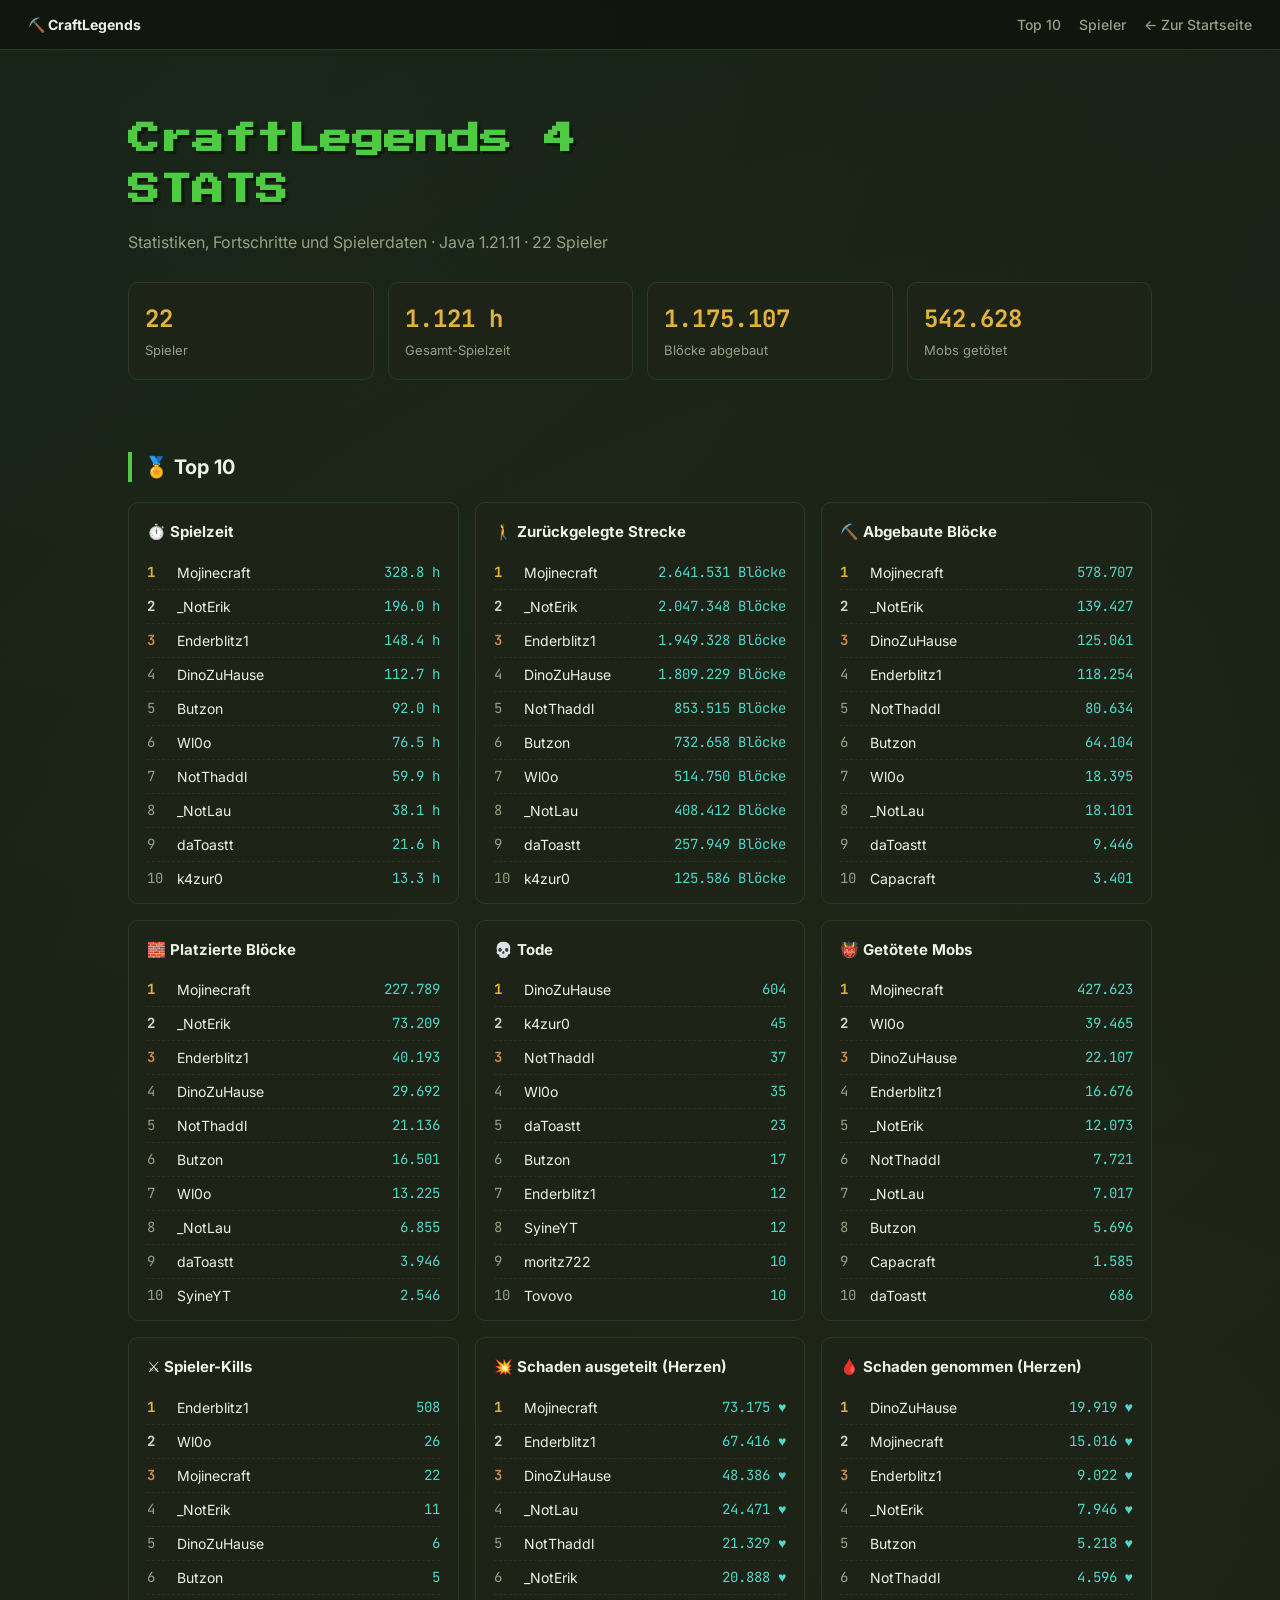
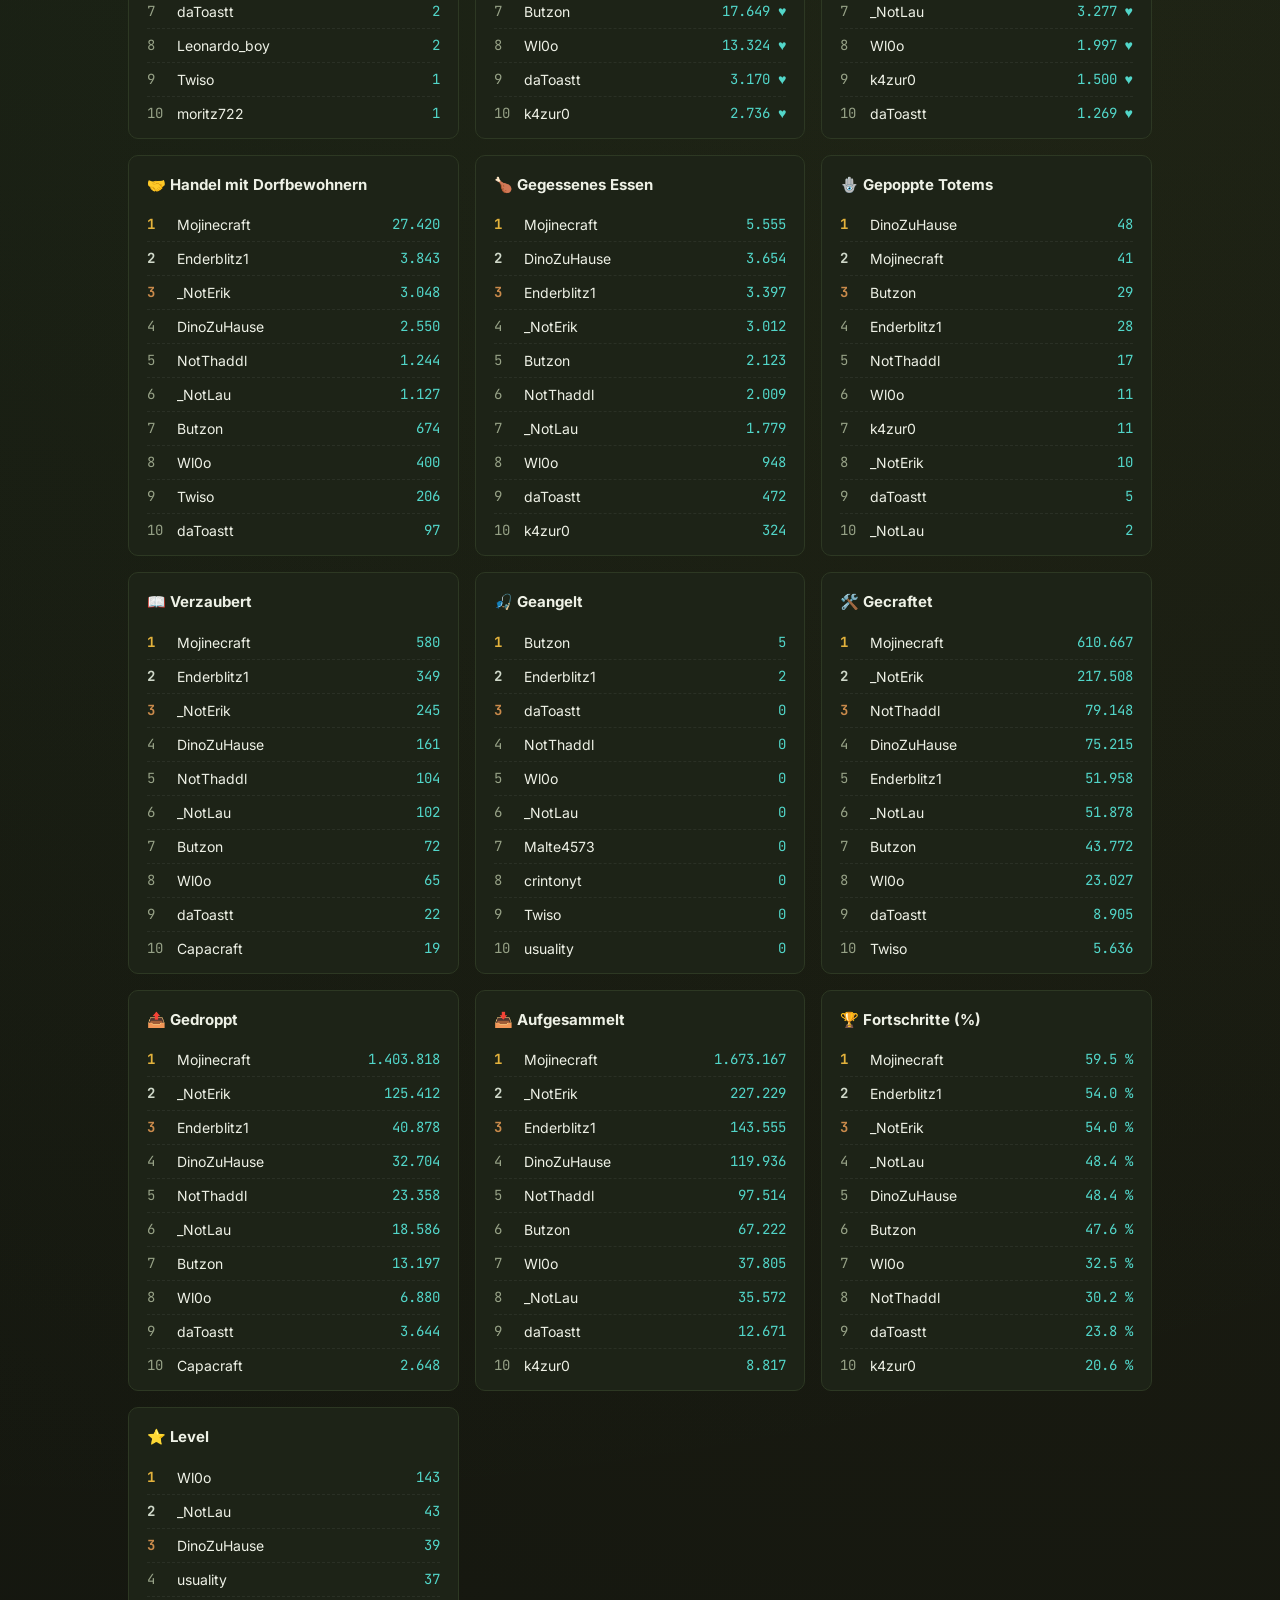
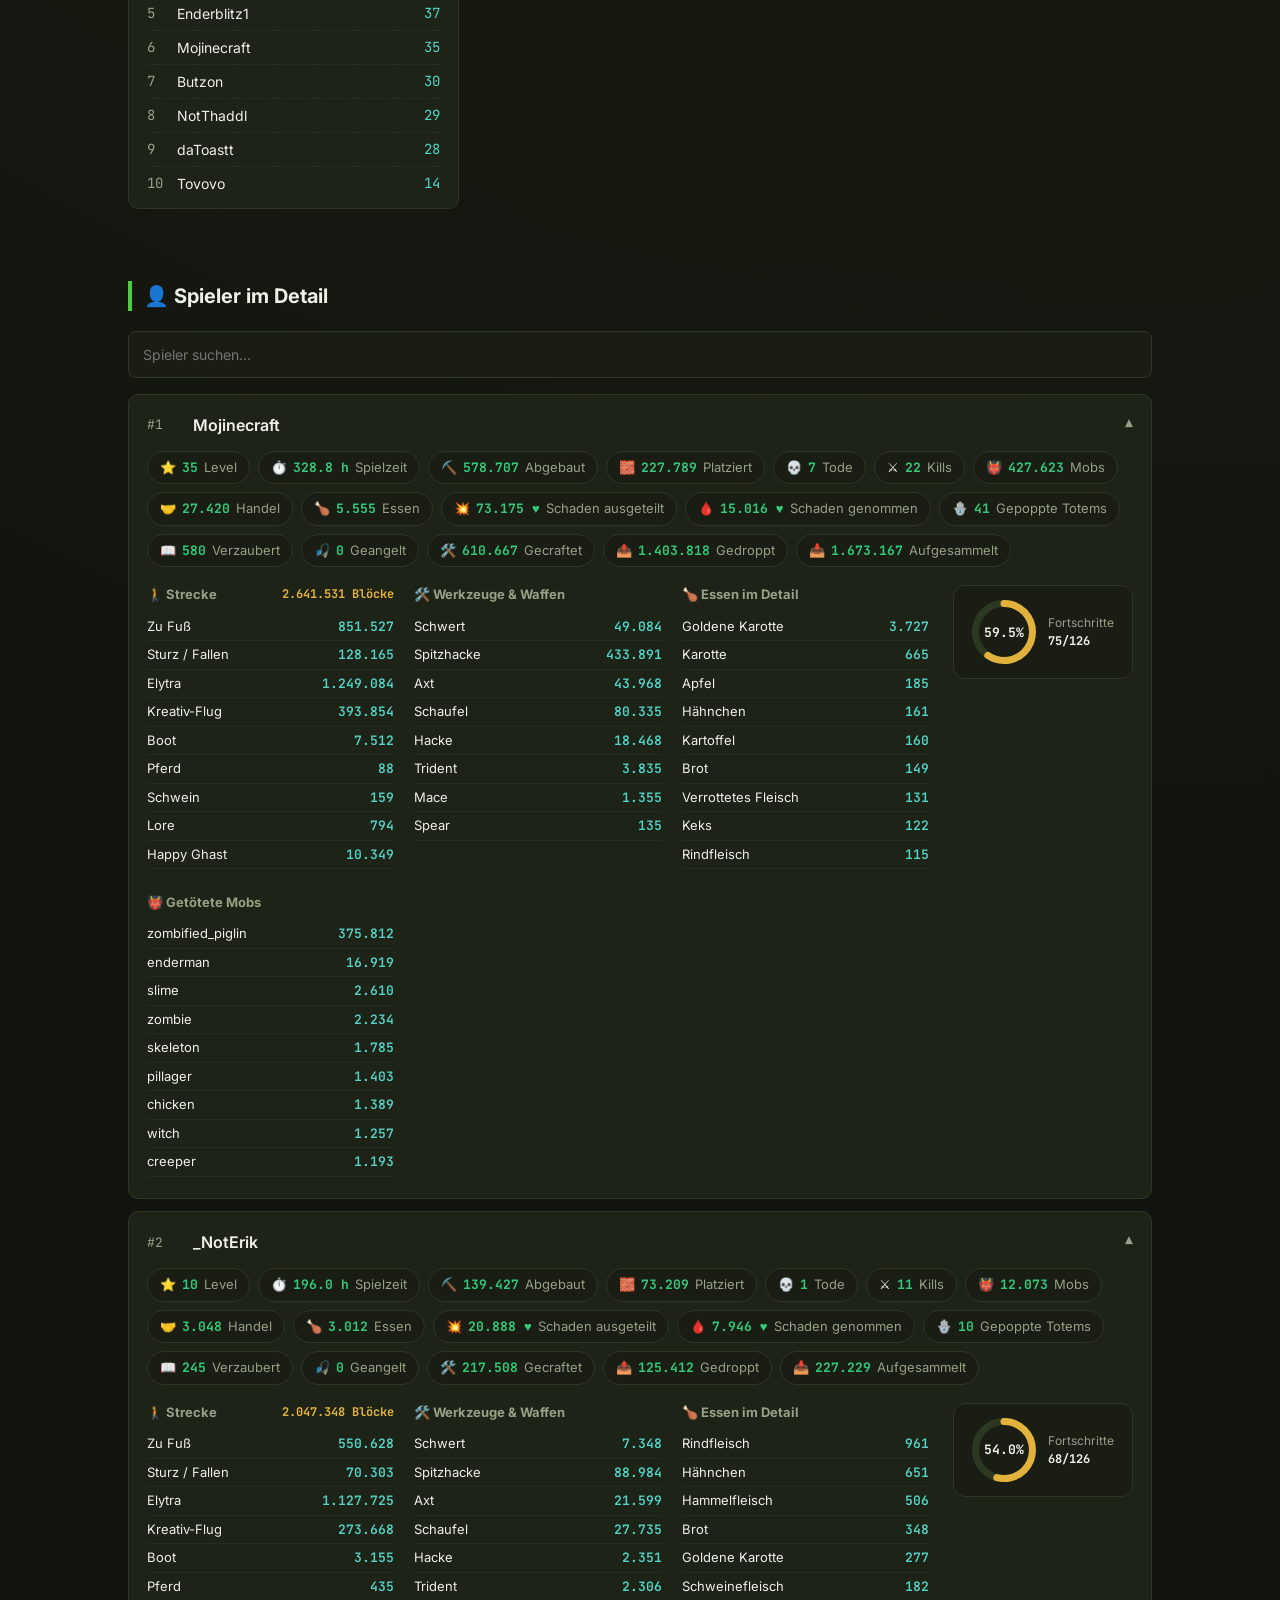
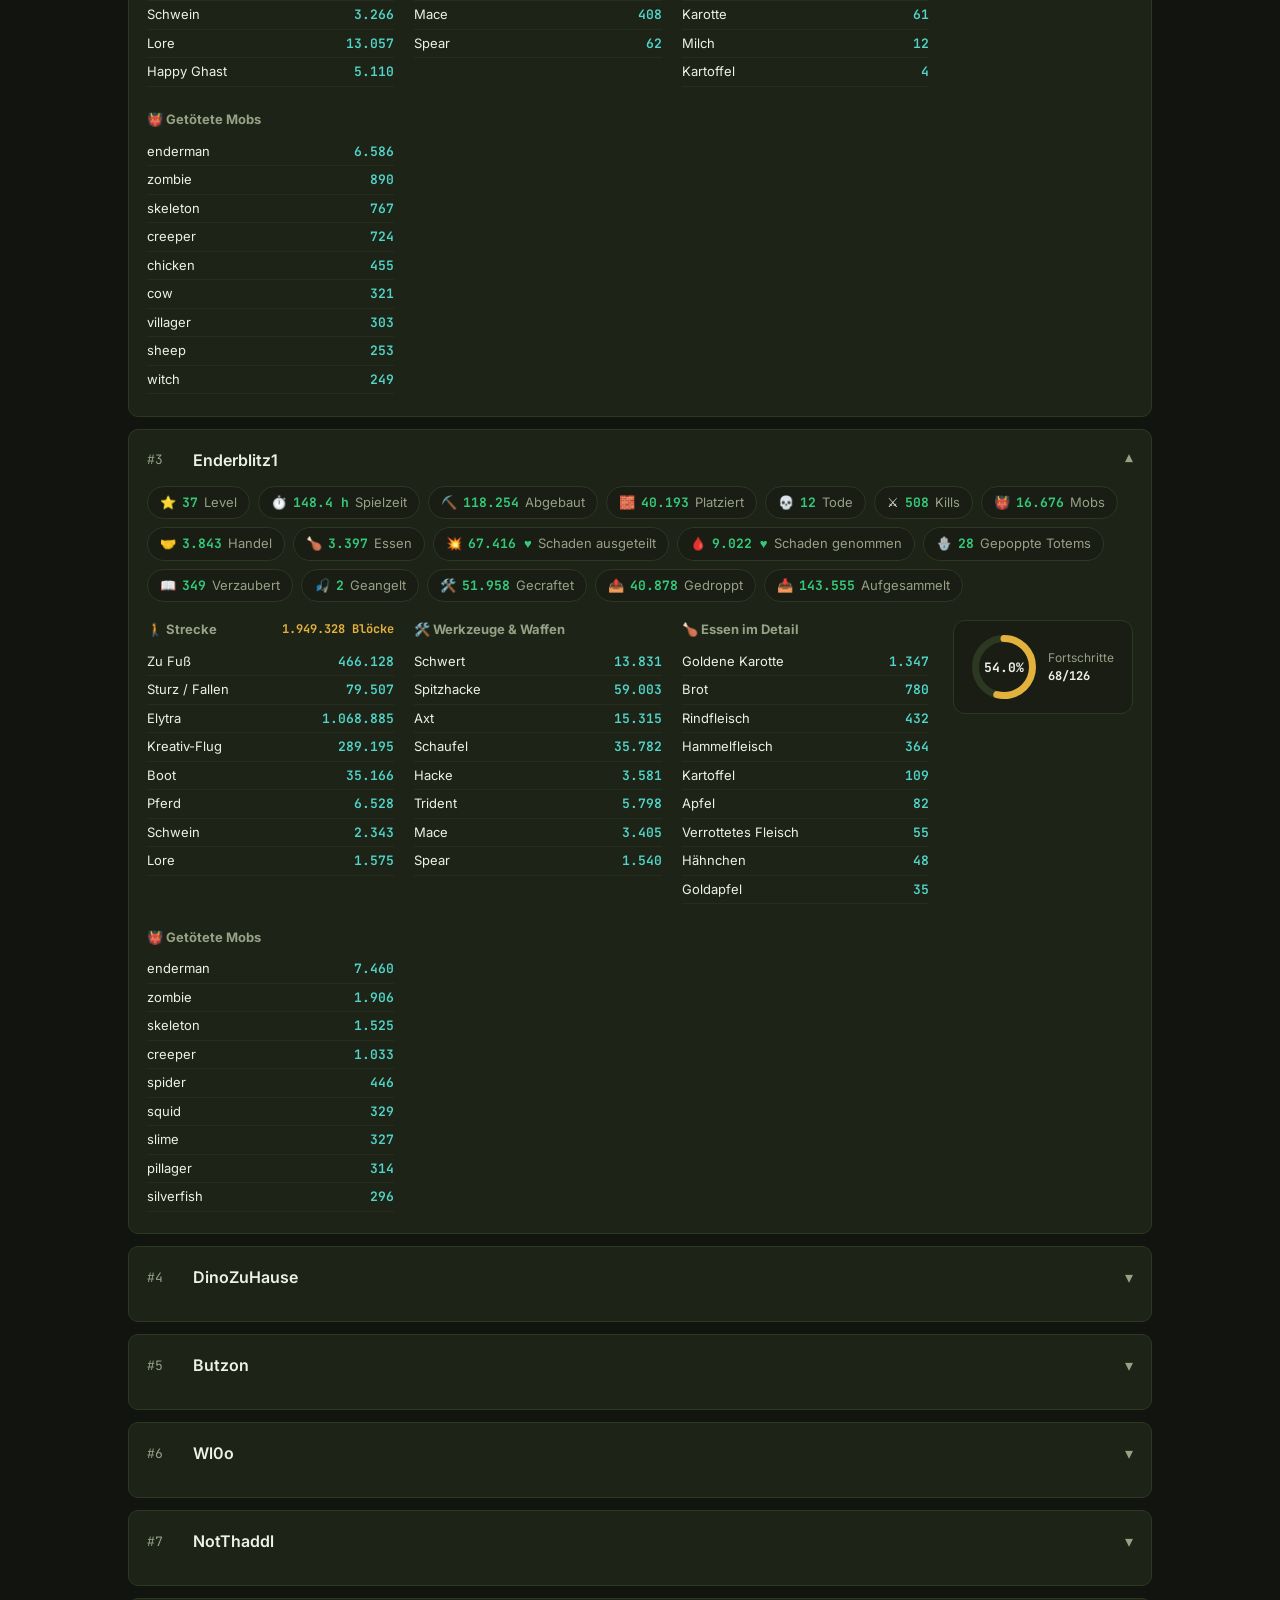
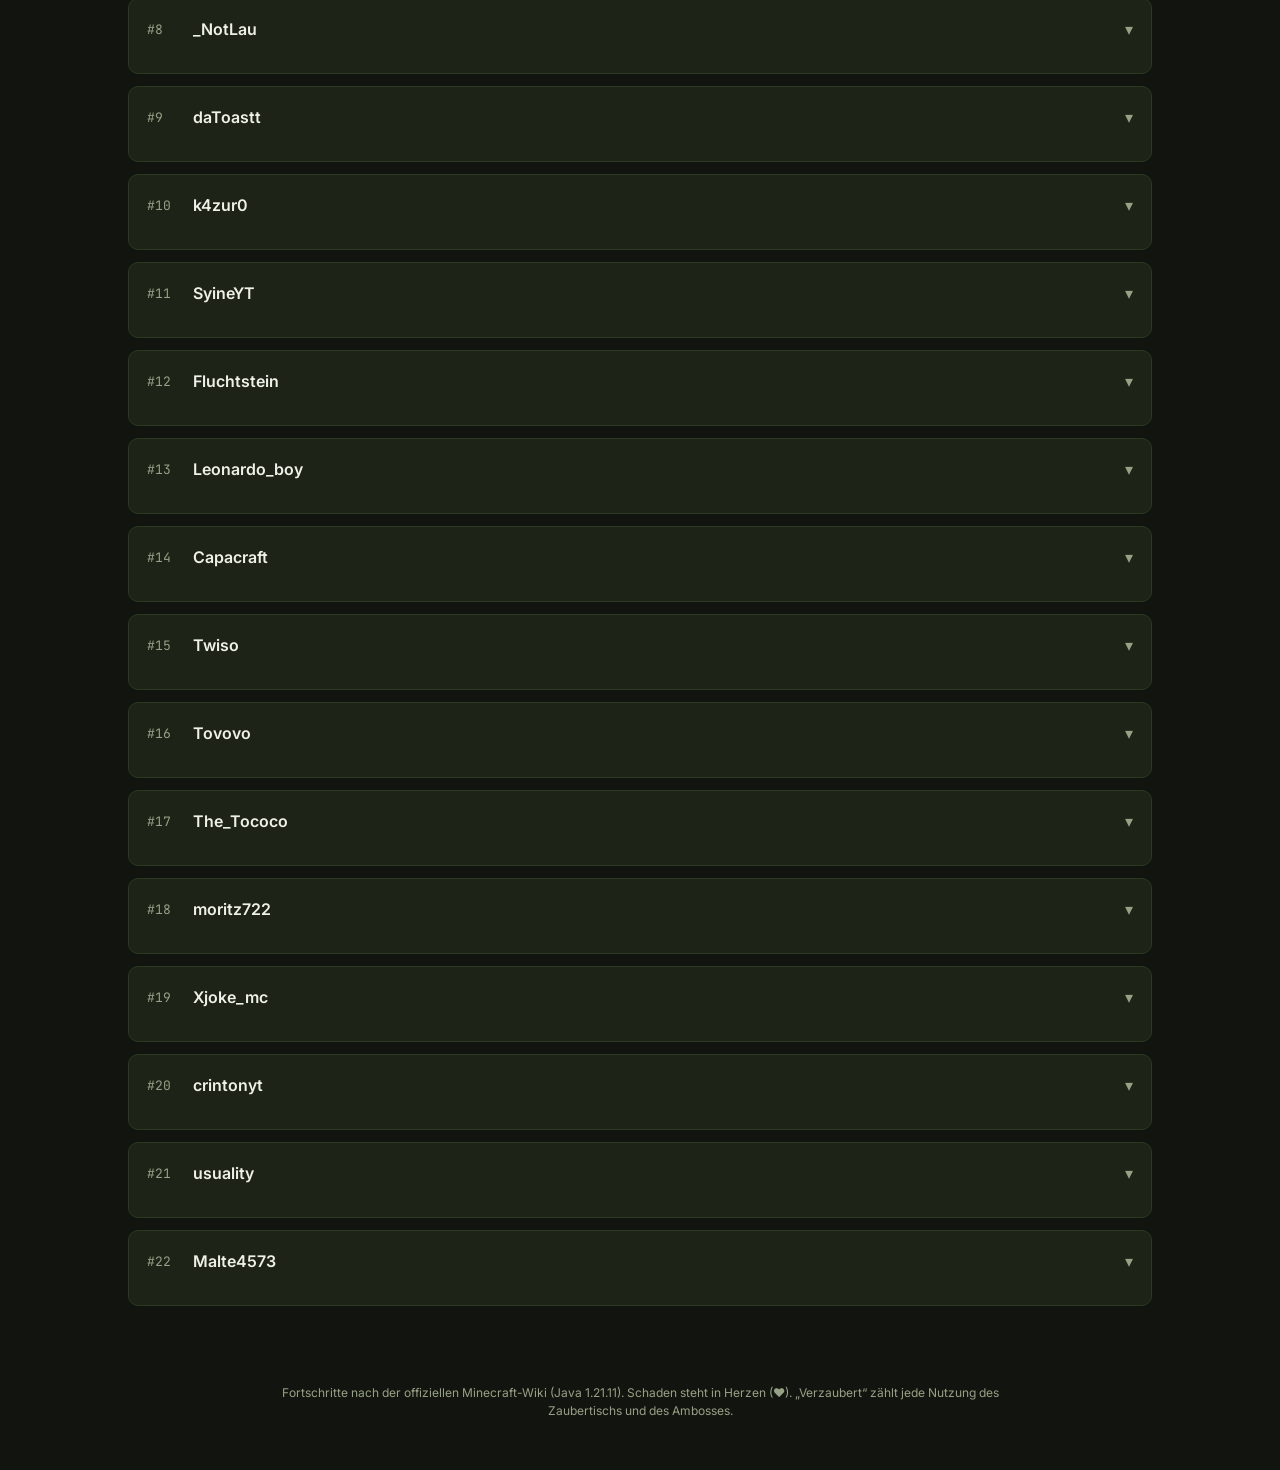
<file: stats-craftlegends-4.html>
<!DOCTYPE html>
<html lang="de">
<head>
<meta charset="UTF-8">
<meta name="viewport" content="width=device-width, initial-scale=1.0">
<title>CraftLegends 4 – Statistiken</title>
<link rel="preconnect" href="https://fonts.googleapis.com">
<link href="https://fonts.googleapis.com/css2?family=Press+Start+2P&family=JetBrains+Mono:wght@400;600;700&family=Inter:wght@400;500;600;700&display=swap" rel="stylesheet">
<style>
:root{--bg:#12150f;--bg-alt:#191d14;--card:#1d2317;--bd:#2d3823;--text:#eef1e6;--dim:#96a186;--emerald:#35c97a;--gold:#e3b23c;--diamond:#52d6c9;--redstone:#e05a4e;--accent:#4ecb43;--fd:'Press Start 2P',monospace;--fb:'Inter',system-ui,sans-serif;--fm:'JetBrains Mono',monospace}
*{box-sizing:border-box}html{scroll-behavior:smooth}
body{margin:0;background:var(--bg);background-image:radial-gradient(circle at 15% 0%,rgba(53,201,122,.08),transparent 40%),radial-gradient(circle at 85% 20%,rgba(227,178,60,.06),transparent 40%);color:var(--text);font-family:var(--fb);line-height:1.5}
a{color:var(--emerald)}
.nav{position:sticky;top:0;z-index:10;display:flex;align-items:center;gap:20px;padding:14px 28px;background:rgba(18,21,15,.92);backdrop-filter:blur(6px);border-bottom:1px solid var(--bd)}
.nav a{color:var(--dim);text-decoration:none;font-size:14px;font-weight:500}.nav a:hover{color:var(--text)}.nav .brand{color:var(--text);font-weight:700}.nav .r{margin-left:auto;display:flex;gap:18px}
.hero{padding:64px 28px 36px;max-width:1080px;margin:0 auto}
.hero h1{font-family:var(--fd);font-size:clamp(20px,4vw,32px);line-height:1.6;color:var(--accent);text-shadow:3px 3px 0 rgba(0,0,0,.4);margin:0 0 14px}
.hero p{color:var(--dim);max-width:60ch;margin:0 0 28px}
.quick{display:grid;grid-template-columns:repeat(4,1fr);gap:14px}
.q{background:var(--card);border:1px solid var(--bd);border-radius:10px;padding:18px 16px}.q b{font-family:var(--fm);font-size:24px;color:var(--gold);display:block}.q span{color:var(--dim);font-size:13px}
section{max-width:1080px;margin:0 auto;padding:36px 28px}
section h2{font-size:20px;margin:0 0 20px;border-left:4px solid var(--accent);padding-left:12px}
.tgrid{display:grid;grid-template-columns:repeat(auto-fit,minmax(280px,1fr));gap:16px}
.top10-card{background:var(--card);border:1px solid var(--bd);border-radius:10px;padding:18px 18px 8px}.top10-card h3{margin:0 0 12px;font-size:15px}
.top10-list{list-style:none;margin:0;padding:0}.top10-list li{display:flex;gap:10px;padding:6px 0;border-bottom:1px dashed rgba(255,255,255,.06);font-size:14px}.top10-list li:last-child{border:0}
.rank{font-family:var(--fm);color:var(--dim);width:20px}.r1{color:var(--gold);font-weight:700}.r2{color:#cfd8c9;font-weight:700}.r3{color:#c98a4b;font-weight:700}
.p-name{flex:1}.p-val{font-family:var(--fm);color:var(--diamond)}
.search input{width:100%;padding:12px 14px;margin-bottom:16px;background:var(--bg-alt);border:1px solid var(--bd);border-radius:8px;color:var(--text);font:inherit;font-size:14px}
.pcard{background:var(--card);border:1px solid var(--bd);border-radius:10px;margin-bottom:12px;padding:4px 18px 18px}
.pcard summary{list-style:none;cursor:pointer;display:flex;align-items:center;gap:12px;padding:14px 0}.pcard summary::-webkit-details-marker{display:none}
.prank{font-family:var(--fm);color:var(--dim);font-size:13px;width:34px}.ptitle{font-weight:600;font-size:16px;flex:1}.chev{color:var(--dim);transition:transform .15s}.pcard[open] .chev{transform:rotate(180deg)}
.pills{display:flex;flex-wrap:wrap;gap:8px;margin-bottom:18px}.pill{display:flex;gap:6px;align-items:baseline;background:var(--bg-alt);border:1px solid var(--bd);border-radius:999px;padding:6px 12px;font-size:13px}.pill b{font-family:var(--fm);color:var(--emerald)}.dim{color:var(--dim)}
.cbody{display:flex;gap:24px;flex-wrap:wrap}.dgrid{display:grid;grid-template-columns:repeat(auto-fit,minmax(230px,1fr));gap:20px;flex:1;min-width:260px}
.dcol h4{font-size:13px;color:var(--dim);margin:0 0 8px;display:flex;justify-content:space-between}.sum{color:var(--gold);font-family:var(--fm);font-size:12px}
ul.kv{list-style:none;margin:0;padding:0;max-height:260px;overflow-y:auto}ul.kv li{display:flex;justify-content:space-between;gap:10px;padding:4px 0;font-size:13px;border-bottom:1px solid rgba(255,255,255,.04)}ul.kv b{font-family:var(--fm);color:var(--diamond);font-weight:600}
.achv{background:var(--bg-alt);border:1px solid var(--bd);border-radius:12px;padding:14px 18px;display:flex;align-items:center;gap:12px;cursor:pointer;color:var(--text);font:inherit;align-self:flex-start}.achv:hover{border-color:var(--emerald)}
.ringwrap{position:relative;display:inline-flex;align-items:center;justify-content:center}.rlabel{position:absolute;font-family:var(--fm);font-size:13px;font-weight:700}.acap{font-size:12px;color:var(--dim);text-align:left}.acap b{color:var(--text);font-family:var(--fm)}
footer{text-align:center;color:var(--dim);font-size:12px;padding:30px 20px 50px;max-width:760px;margin:0 auto}
dialog{background:var(--card);color:var(--text);border:1px solid var(--bd);border-radius:14px;padding:0;width:min(720px,92vw);max-height:82vh}dialog::backdrop{background:rgba(0,0,0,.6)}
.dh{display:flex;justify-content:space-between;align-items:center;gap:12px;padding:18px 22px;border-bottom:1px solid var(--bd);position:sticky;top:0;background:var(--card)}.dh h3{margin:0;font-size:15px}
.dh button{background:var(--bg-alt);border:1px solid var(--bd);color:var(--text);border-radius:8px;width:30px;height:30px;cursor:pointer}
.ag{padding:18px 22px 26px;overflow-y:auto;max-height:calc(82vh - 66px)}.grp{margin-bottom:20px}.grp h4{margin:0 0 8px;font-size:13px;color:var(--dim);display:flex;justify-content:space-between}.grp h4 span{color:var(--gold);font-family:var(--fm)}
ul.al{list-style:none;margin:0;padding:0;display:grid;grid-template-columns:repeat(auto-fit,minmax(230px,1fr));gap:4px 14px}ul.al li{display:flex;gap:8px;font-size:13px;padding:3px 0}ul.al li.no{color:var(--dim)}
@media(max-width:640px){.quick{grid-template-columns:repeat(2,1fr)}}
</style>
</head>
<body>
<nav class="nav"><a class="brand" href="/index.html">⛏️ CraftLegends</a><div class="r"><a href="#top10">Top 10</a><a href="#spieler">Spieler</a><a href="/index.html">← Zur Startseite</a></div></nav>
<div class="hero"><h1>CraftLegends 4<br>STATS</h1><p>Statistiken, Fortschritte und Spielerdaten · Java 1.21.11 · 22 Spieler</p>
<div class="quick"><div class="q"><b>22</b><span>Spieler</span></div><div class="q"><b>1.121 h</b><span>Gesamt-Spielzeit</span></div><div class="q"><b>1.175.107</b><span>Blöcke abgebaut</span></div><div class="q"><b>542.628</b><span>Mobs getötet</span></div></div></div>
<section id="top10"><h2>🏅 Top 10</h2><div class="tgrid"><article class="top10-card"><h3>⏱️ Spielzeit</h3><ol class="top10-list"><li><span class="rank r1">1</span><span class="p-name">Mojinecraft</span><span class="p-val">328.8 h</span></li><li><span class="rank r2">2</span><span class="p-name">_NotErik</span><span class="p-val">196.0 h</span></li><li><span class="rank r3">3</span><span class="p-name">Enderblitz1</span><span class="p-val">148.4 h</span></li><li><span class="rank r0">4</span><span class="p-name">DinoZuHause</span><span class="p-val">112.7 h</span></li><li><span class="rank r0">5</span><span class="p-name">Butzon</span><span class="p-val">92.0 h</span></li><li><span class="rank r0">6</span><span class="p-name">Wl0o</span><span class="p-val">76.5 h</span></li><li><span class="rank r0">7</span><span class="p-name">NotThaddl</span><span class="p-val">59.9 h</span></li><li><span class="rank r0">8</span><span class="p-name">_NotLau</span><span class="p-val">38.1 h</span></li><li><span class="rank r0">9</span><span class="p-name">daToastt</span><span class="p-val">21.6 h</span></li><li><span class="rank r0">10</span><span class="p-name">k4zur0</span><span class="p-val">13.3 h</span></li></ol></article><article class="top10-card"><h3>🚶 Zurückgelegte Strecke</h3><ol class="top10-list"><li><span class="rank r1">1</span><span class="p-name">Mojinecraft</span><span class="p-val">2.641.531 Blöcke</span></li><li><span class="rank r2">2</span><span class="p-name">_NotErik</span><span class="p-val">2.047.348 Blöcke</span></li><li><span class="rank r3">3</span><span class="p-name">Enderblitz1</span><span class="p-val">1.949.328 Blöcke</span></li><li><span class="rank r0">4</span><span class="p-name">DinoZuHause</span><span class="p-val">1.809.229 Blöcke</span></li><li><span class="rank r0">5</span><span class="p-name">NotThaddl</span><span class="p-val">853.515 Blöcke</span></li><li><span class="rank r0">6</span><span class="p-name">Butzon</span><span class="p-val">732.658 Blöcke</span></li><li><span class="rank r0">7</span><span class="p-name">Wl0o</span><span class="p-val">514.750 Blöcke</span></li><li><span class="rank r0">8</span><span class="p-name">_NotLau</span><span class="p-val">408.412 Blöcke</span></li><li><span class="rank r0">9</span><span class="p-name">daToastt</span><span class="p-val">257.949 Blöcke</span></li><li><span class="rank r0">10</span><span class="p-name">k4zur0</span><span class="p-val">125.586 Blöcke</span></li></ol></article><article class="top10-card"><h3>⛏️ Abgebaute Blöcke</h3><ol class="top10-list"><li><span class="rank r1">1</span><span class="p-name">Mojinecraft</span><span class="p-val">578.707</span></li><li><span class="rank r2">2</span><span class="p-name">_NotErik</span><span class="p-val">139.427</span></li><li><span class="rank r3">3</span><span class="p-name">DinoZuHause</span><span class="p-val">125.061</span></li><li><span class="rank r0">4</span><span class="p-name">Enderblitz1</span><span class="p-val">118.254</span></li><li><span class="rank r0">5</span><span class="p-name">NotThaddl</span><span class="p-val">80.634</span></li><li><span class="rank r0">6</span><span class="p-name">Butzon</span><span class="p-val">64.104</span></li><li><span class="rank r0">7</span><span class="p-name">Wl0o</span><span class="p-val">18.395</span></li><li><span class="rank r0">8</span><span class="p-name">_NotLau</span><span class="p-val">18.101</span></li><li><span class="rank r0">9</span><span class="p-name">daToastt</span><span class="p-val">9.446</span></li><li><span class="rank r0">10</span><span class="p-name">Capacraft</span><span class="p-val">3.401</span></li></ol></article><article class="top10-card"><h3>🧱 Platzierte Blöcke</h3><ol class="top10-list"><li><span class="rank r1">1</span><span class="p-name">Mojinecraft</span><span class="p-val">227.789</span></li><li><span class="rank r2">2</span><span class="p-name">_NotErik</span><span class="p-val">73.209</span></li><li><span class="rank r3">3</span><span class="p-name">Enderblitz1</span><span class="p-val">40.193</span></li><li><span class="rank r0">4</span><span class="p-name">DinoZuHause</span><span class="p-val">29.692</span></li><li><span class="rank r0">5</span><span class="p-name">NotThaddl</span><span class="p-val">21.136</span></li><li><span class="rank r0">6</span><span class="p-name">Butzon</span><span class="p-val">16.501</span></li><li><span class="rank r0">7</span><span class="p-name">Wl0o</span><span class="p-val">13.225</span></li><li><span class="rank r0">8</span><span class="p-name">_NotLau</span><span class="p-val">6.855</span></li><li><span class="rank r0">9</span><span class="p-name">daToastt</span><span class="p-val">3.946</span></li><li><span class="rank r0">10</span><span class="p-name">SyineYT</span><span class="p-val">2.546</span></li></ol></article><article class="top10-card"><h3>💀 Tode</h3><ol class="top10-list"><li><span class="rank r1">1</span><span class="p-name">DinoZuHause</span><span class="p-val">604</span></li><li><span class="rank r2">2</span><span class="p-name">k4zur0</span><span class="p-val">45</span></li><li><span class="rank r3">3</span><span class="p-name">NotThaddl</span><span class="p-val">37</span></li><li><span class="rank r0">4</span><span class="p-name">Wl0o</span><span class="p-val">35</span></li><li><span class="rank r0">5</span><span class="p-name">daToastt</span><span class="p-val">23</span></li><li><span class="rank r0">6</span><span class="p-name">Butzon</span><span class="p-val">17</span></li><li><span class="rank r0">7</span><span class="p-name">Enderblitz1</span><span class="p-val">12</span></li><li><span class="rank r0">8</span><span class="p-name">SyineYT</span><span class="p-val">12</span></li><li><span class="rank r0">9</span><span class="p-name">moritz722</span><span class="p-val">10</span></li><li><span class="rank r0">10</span><span class="p-name">Tovovo</span><span class="p-val">10</span></li></ol></article><article class="top10-card"><h3>👹 Getötete Mobs</h3><ol class="top10-list"><li><span class="rank r1">1</span><span class="p-name">Mojinecraft</span><span class="p-val">427.623</span></li><li><span class="rank r2">2</span><span class="p-name">Wl0o</span><span class="p-val">39.465</span></li><li><span class="rank r3">3</span><span class="p-name">DinoZuHause</span><span class="p-val">22.107</span></li><li><span class="rank r0">4</span><span class="p-name">Enderblitz1</span><span class="p-val">16.676</span></li><li><span class="rank r0">5</span><span class="p-name">_NotErik</span><span class="p-val">12.073</span></li><li><span class="rank r0">6</span><span class="p-name">NotThaddl</span><span class="p-val">7.721</span></li><li><span class="rank r0">7</span><span class="p-name">_NotLau</span><span class="p-val">7.017</span></li><li><span class="rank r0">8</span><span class="p-name">Butzon</span><span class="p-val">5.696</span></li><li><span class="rank r0">9</span><span class="p-name">Capacraft</span><span class="p-val">1.585</span></li><li><span class="rank r0">10</span><span class="p-name">daToastt</span><span class="p-val">686</span></li></ol></article><article class="top10-card"><h3>⚔️ Spieler-Kills</h3><ol class="top10-list"><li><span class="rank r1">1</span><span class="p-name">Enderblitz1</span><span class="p-val">508</span></li><li><span class="rank r2">2</span><span class="p-name">Wl0o</span><span class="p-val">26</span></li><li><span class="rank r3">3</span><span class="p-name">Mojinecraft</span><span class="p-val">22</span></li><li><span class="rank r0">4</span><span class="p-name">_NotErik</span><span class="p-val">11</span></li><li><span class="rank r0">5</span><span class="p-name">DinoZuHause</span><span class="p-val">6</span></li><li><span class="rank r0">6</span><span class="p-name">Butzon</span><span class="p-val">5</span></li><li><span class="rank r0">7</span><span class="p-name">daToastt</span><span class="p-val">2</span></li><li><span class="rank r0">8</span><span class="p-name">Leonardo_boy</span><span class="p-val">2</span></li><li><span class="rank r0">9</span><span class="p-name">Twiso</span><span class="p-val">1</span></li><li><span class="rank r0">10</span><span class="p-name">moritz722</span><span class="p-val">1</span></li></ol></article><article class="top10-card"><h3>💥 Schaden ausgeteilt (Herzen)</h3><ol class="top10-list"><li><span class="rank r1">1</span><span class="p-name">Mojinecraft</span><span class="p-val">73.175 ♥</span></li><li><span class="rank r2">2</span><span class="p-name">Enderblitz1</span><span class="p-val">67.416 ♥</span></li><li><span class="rank r3">3</span><span class="p-name">DinoZuHause</span><span class="p-val">48.386 ♥</span></li><li><span class="rank r0">4</span><span class="p-name">_NotLau</span><span class="p-val">24.471 ♥</span></li><li><span class="rank r0">5</span><span class="p-name">NotThaddl</span><span class="p-val">21.329 ♥</span></li><li><span class="rank r0">6</span><span class="p-name">_NotErik</span><span class="p-val">20.888 ♥</span></li><li><span class="rank r0">7</span><span class="p-name">Butzon</span><span class="p-val">17.649 ♥</span></li><li><span class="rank r0">8</span><span class="p-name">Wl0o</span><span class="p-val">13.324 ♥</span></li><li><span class="rank r0">9</span><span class="p-name">daToastt</span><span class="p-val">3.170 ♥</span></li><li><span class="rank r0">10</span><span class="p-name">k4zur0</span><span class="p-val">2.736 ♥</span></li></ol></article><article class="top10-card"><h3>🩸 Schaden genommen (Herzen)</h3><ol class="top10-list"><li><span class="rank r1">1</span><span class="p-name">DinoZuHause</span><span class="p-val">19.919 ♥</span></li><li><span class="rank r2">2</span><span class="p-name">Mojinecraft</span><span class="p-val">15.016 ♥</span></li><li><span class="rank r3">3</span><span class="p-name">Enderblitz1</span><span class="p-val">9.022 ♥</span></li><li><span class="rank r0">4</span><span class="p-name">_NotErik</span><span class="p-val">7.946 ♥</span></li><li><span class="rank r0">5</span><span class="p-name">Butzon</span><span class="p-val">5.218 ♥</span></li><li><span class="rank r0">6</span><span class="p-name">NotThaddl</span><span class="p-val">4.596 ♥</span></li><li><span class="rank r0">7</span><span class="p-name">_NotLau</span><span class="p-val">3.277 ♥</span></li><li><span class="rank r0">8</span><span class="p-name">Wl0o</span><span class="p-val">1.997 ♥</span></li><li><span class="rank r0">9</span><span class="p-name">k4zur0</span><span class="p-val">1.500 ♥</span></li><li><span class="rank r0">10</span><span class="p-name">daToastt</span><span class="p-val">1.269 ♥</span></li></ol></article><article class="top10-card"><h3>🤝 Handel mit Dorfbewohnern</h3><ol class="top10-list"><li><span class="rank r1">1</span><span class="p-name">Mojinecraft</span><span class="p-val">27.420</span></li><li><span class="rank r2">2</span><span class="p-name">Enderblitz1</span><span class="p-val">3.843</span></li><li><span class="rank r3">3</span><span class="p-name">_NotErik</span><span class="p-val">3.048</span></li><li><span class="rank r0">4</span><span class="p-name">DinoZuHause</span><span class="p-val">2.550</span></li><li><span class="rank r0">5</span><span class="p-name">NotThaddl</span><span class="p-val">1.244</span></li><li><span class="rank r0">6</span><span class="p-name">_NotLau</span><span class="p-val">1.127</span></li><li><span class="rank r0">7</span><span class="p-name">Butzon</span><span class="p-val">674</span></li><li><span class="rank r0">8</span><span class="p-name">Wl0o</span><span class="p-val">400</span></li><li><span class="rank r0">9</span><span class="p-name">Twiso</span><span class="p-val">206</span></li><li><span class="rank r0">10</span><span class="p-name">daToastt</span><span class="p-val">97</span></li></ol></article><article class="top10-card"><h3>🍗 Gegessenes Essen</h3><ol class="top10-list"><li><span class="rank r1">1</span><span class="p-name">Mojinecraft</span><span class="p-val">5.555</span></li><li><span class="rank r2">2</span><span class="p-name">DinoZuHause</span><span class="p-val">3.654</span></li><li><span class="rank r3">3</span><span class="p-name">Enderblitz1</span><span class="p-val">3.397</span></li><li><span class="rank r0">4</span><span class="p-name">_NotErik</span><span class="p-val">3.012</span></li><li><span class="rank r0">5</span><span class="p-name">Butzon</span><span class="p-val">2.123</span></li><li><span class="rank r0">6</span><span class="p-name">NotThaddl</span><span class="p-val">2.009</span></li><li><span class="rank r0">7</span><span class="p-name">_NotLau</span><span class="p-val">1.779</span></li><li><span class="rank r0">8</span><span class="p-name">Wl0o</span><span class="p-val">948</span></li><li><span class="rank r0">9</span><span class="p-name">daToastt</span><span class="p-val">472</span></li><li><span class="rank r0">10</span><span class="p-name">k4zur0</span><span class="p-val">324</span></li></ol></article><article class="top10-card"><h3>🪬 Gepoppte Totems</h3><ol class="top10-list"><li><span class="rank r1">1</span><span class="p-name">DinoZuHause</span><span class="p-val">48</span></li><li><span class="rank r2">2</span><span class="p-name">Mojinecraft</span><span class="p-val">41</span></li><li><span class="rank r3">3</span><span class="p-name">Butzon</span><span class="p-val">29</span></li><li><span class="rank r0">4</span><span class="p-name">Enderblitz1</span><span class="p-val">28</span></li><li><span class="rank r0">5</span><span class="p-name">NotThaddl</span><span class="p-val">17</span></li><li><span class="rank r0">6</span><span class="p-name">Wl0o</span><span class="p-val">11</span></li><li><span class="rank r0">7</span><span class="p-name">k4zur0</span><span class="p-val">11</span></li><li><span class="rank r0">8</span><span class="p-name">_NotErik</span><span class="p-val">10</span></li><li><span class="rank r0">9</span><span class="p-name">daToastt</span><span class="p-val">5</span></li><li><span class="rank r0">10</span><span class="p-name">_NotLau</span><span class="p-val">2</span></li></ol></article><article class="top10-card"><h3>📖 Verzaubert</h3><ol class="top10-list"><li><span class="rank r1">1</span><span class="p-name">Mojinecraft</span><span class="p-val">580</span></li><li><span class="rank r2">2</span><span class="p-name">Enderblitz1</span><span class="p-val">349</span></li><li><span class="rank r3">3</span><span class="p-name">_NotErik</span><span class="p-val">245</span></li><li><span class="rank r0">4</span><span class="p-name">DinoZuHause</span><span class="p-val">161</span></li><li><span class="rank r0">5</span><span class="p-name">NotThaddl</span><span class="p-val">104</span></li><li><span class="rank r0">6</span><span class="p-name">_NotLau</span><span class="p-val">102</span></li><li><span class="rank r0">7</span><span class="p-name">Butzon</span><span class="p-val">72</span></li><li><span class="rank r0">8</span><span class="p-name">Wl0o</span><span class="p-val">65</span></li><li><span class="rank r0">9</span><span class="p-name">daToastt</span><span class="p-val">22</span></li><li><span class="rank r0">10</span><span class="p-name">Capacraft</span><span class="p-val">19</span></li></ol></article><article class="top10-card"><h3>🎣 Geangelt</h3><ol class="top10-list"><li><span class="rank r1">1</span><span class="p-name">Butzon</span><span class="p-val">5</span></li><li><span class="rank r2">2</span><span class="p-name">Enderblitz1</span><span class="p-val">2</span></li><li><span class="rank r3">3</span><span class="p-name">daToastt</span><span class="p-val">0</span></li><li><span class="rank r0">4</span><span class="p-name">NotThaddl</span><span class="p-val">0</span></li><li><span class="rank r0">5</span><span class="p-name">Wl0o</span><span class="p-val">0</span></li><li><span class="rank r0">6</span><span class="p-name">_NotLau</span><span class="p-val">0</span></li><li><span class="rank r0">7</span><span class="p-name">Malte4573</span><span class="p-val">0</span></li><li><span class="rank r0">8</span><span class="p-name">crintonyt</span><span class="p-val">0</span></li><li><span class="rank r0">9</span><span class="p-name">Twiso</span><span class="p-val">0</span></li><li><span class="rank r0">10</span><span class="p-name">usuality</span><span class="p-val">0</span></li></ol></article><article class="top10-card"><h3>🛠️ Gecraftet</h3><ol class="top10-list"><li><span class="rank r1">1</span><span class="p-name">Mojinecraft</span><span class="p-val">610.667</span></li><li><span class="rank r2">2</span><span class="p-name">_NotErik</span><span class="p-val">217.508</span></li><li><span class="rank r3">3</span><span class="p-name">NotThaddl</span><span class="p-val">79.148</span></li><li><span class="rank r0">4</span><span class="p-name">DinoZuHause</span><span class="p-val">75.215</span></li><li><span class="rank r0">5</span><span class="p-name">Enderblitz1</span><span class="p-val">51.958</span></li><li><span class="rank r0">6</span><span class="p-name">_NotLau</span><span class="p-val">51.878</span></li><li><span class="rank r0">7</span><span class="p-name">Butzon</span><span class="p-val">43.772</span></li><li><span class="rank r0">8</span><span class="p-name">Wl0o</span><span class="p-val">23.027</span></li><li><span class="rank r0">9</span><span class="p-name">daToastt</span><span class="p-val">8.905</span></li><li><span class="rank r0">10</span><span class="p-name">Twiso</span><span class="p-val">5.636</span></li></ol></article><article class="top10-card"><h3>📤 Gedroppt</h3><ol class="top10-list"><li><span class="rank r1">1</span><span class="p-name">Mojinecraft</span><span class="p-val">1.403.818</span></li><li><span class="rank r2">2</span><span class="p-name">_NotErik</span><span class="p-val">125.412</span></li><li><span class="rank r3">3</span><span class="p-name">Enderblitz1</span><span class="p-val">40.878</span></li><li><span class="rank r0">4</span><span class="p-name">DinoZuHause</span><span class="p-val">32.704</span></li><li><span class="rank r0">5</span><span class="p-name">NotThaddl</span><span class="p-val">23.358</span></li><li><span class="rank r0">6</span><span class="p-name">_NotLau</span><span class="p-val">18.586</span></li><li><span class="rank r0">7</span><span class="p-name">Butzon</span><span class="p-val">13.197</span></li><li><span class="rank r0">8</span><span class="p-name">Wl0o</span><span class="p-val">6.880</span></li><li><span class="rank r0">9</span><span class="p-name">daToastt</span><span class="p-val">3.644</span></li><li><span class="rank r0">10</span><span class="p-name">Capacraft</span><span class="p-val">2.648</span></li></ol></article><article class="top10-card"><h3>📥 Aufgesammelt</h3><ol class="top10-list"><li><span class="rank r1">1</span><span class="p-name">Mojinecraft</span><span class="p-val">1.673.167</span></li><li><span class="rank r2">2</span><span class="p-name">_NotErik</span><span class="p-val">227.229</span></li><li><span class="rank r3">3</span><span class="p-name">Enderblitz1</span><span class="p-val">143.555</span></li><li><span class="rank r0">4</span><span class="p-name">DinoZuHause</span><span class="p-val">119.936</span></li><li><span class="rank r0">5</span><span class="p-name">NotThaddl</span><span class="p-val">97.514</span></li><li><span class="rank r0">6</span><span class="p-name">Butzon</span><span class="p-val">67.222</span></li><li><span class="rank r0">7</span><span class="p-name">Wl0o</span><span class="p-val">37.805</span></li><li><span class="rank r0">8</span><span class="p-name">_NotLau</span><span class="p-val">35.572</span></li><li><span class="rank r0">9</span><span class="p-name">daToastt</span><span class="p-val">12.671</span></li><li><span class="rank r0">10</span><span class="p-name">k4zur0</span><span class="p-val">8.817</span></li></ol></article><article class="top10-card"><h3>🏆 Fortschritte (%)</h3><ol class="top10-list"><li><span class="rank r1">1</span><span class="p-name">Mojinecraft</span><span class="p-val">59.5 %</span></li><li><span class="rank r2">2</span><span class="p-name">Enderblitz1</span><span class="p-val">54.0 %</span></li><li><span class="rank r3">3</span><span class="p-name">_NotErik</span><span class="p-val">54.0 %</span></li><li><span class="rank r0">4</span><span class="p-name">_NotLau</span><span class="p-val">48.4 %</span></li><li><span class="rank r0">5</span><span class="p-name">DinoZuHause</span><span class="p-val">48.4 %</span></li><li><span class="rank r0">6</span><span class="p-name">Butzon</span><span class="p-val">47.6 %</span></li><li><span class="rank r0">7</span><span class="p-name">Wl0o</span><span class="p-val">32.5 %</span></li><li><span class="rank r0">8</span><span class="p-name">NotThaddl</span><span class="p-val">30.2 %</span></li><li><span class="rank r0">9</span><span class="p-name">daToastt</span><span class="p-val">23.8 %</span></li><li><span class="rank r0">10</span><span class="p-name">k4zur0</span><span class="p-val">20.6 %</span></li></ol></article><article class="top10-card"><h3>⭐ Level</h3><ol class="top10-list"><li><span class="rank r1">1</span><span class="p-name">Wl0o</span><span class="p-val">143</span></li><li><span class="rank r2">2</span><span class="p-name">_NotLau</span><span class="p-val">43</span></li><li><span class="rank r3">3</span><span class="p-name">DinoZuHause</span><span class="p-val">39</span></li><li><span class="rank r0">4</span><span class="p-name">usuality</span><span class="p-val">37</span></li><li><span class="rank r0">5</span><span class="p-name">Enderblitz1</span><span class="p-val">37</span></li><li><span class="rank r0">6</span><span class="p-name">Mojinecraft</span><span class="p-val">35</span></li><li><span class="rank r0">7</span><span class="p-name">Butzon</span><span class="p-val">30</span></li><li><span class="rank r0">8</span><span class="p-name">NotThaddl</span><span class="p-val">29</span></li><li><span class="rank r0">9</span><span class="p-name">daToastt</span><span class="p-val">28</span></li><li><span class="rank r0">10</span><span class="p-name">Tovovo</span><span class="p-val">14</span></li></ol></article></div></section>
<section id="spieler" class="search"><h2>👤 Spieler im Detail</h2><input id="q" placeholder="Spieler suchen…"><details class="pcard" data-name="mojinecraft" open><summary><span class="prank">#1</span><span class="ptitle">Mojinecraft</span><span class="chev">▾</span></summary><div class="pills"><div class="pill"><span>⭐</span><b>35</b><span class="dim">Level</span></div><div class="pill"><span>⏱️</span><b>328.8 h</b><span class="dim">Spielzeit</span></div><div class="pill"><span>⛏️</span><b>578.707</b><span class="dim">Abgebaut</span></div><div class="pill"><span>🧱</span><b>227.789</b><span class="dim">Platziert</span></div><div class="pill"><span>💀</span><b>7</b><span class="dim">Tode</span></div><div class="pill"><span>⚔️</span><b>22</b><span class="dim">Kills</span></div><div class="pill"><span>👹</span><b>427.623</b><span class="dim">Mobs</span></div><div class="pill"><span>🤝</span><b>27.420</b><span class="dim">Handel</span></div><div class="pill"><span>🍗</span><b>5.555</b><span class="dim">Essen</span></div><div class="pill"><span>💥</span><b>73.175 ♥</b><span class="dim">Schaden ausgeteilt</span></div><div class="pill"><span>🩸</span><b>15.016 ♥</b><span class="dim">Schaden genommen</span></div><div class="pill"><span>🪬</span><b>41</b><span class="dim">Gepoppte Totems</span></div><div class="pill"><span>📖</span><b>580</b><span class="dim">Verzaubert</span></div><div class="pill"><span>🎣</span><b>0</b><span class="dim">Geangelt</span></div><div class="pill"><span>🛠️</span><b>610.667</b><span class="dim">Gecraftet</span></div><div class="pill"><span>📤</span><b>1.403.818</b><span class="dim">Gedroppt</span></div><div class="pill"><span>📥</span><b>1.673.167</b><span class="dim">Aufgesammelt</span></div></div><div class="cbody"><div class="dgrid"><div class="dcol"><h4>🚶 Strecke <span class="sum">2.641.531 Blöcke</span></h4><ul class='kv'><li><span>Zu Fuß</span><b>851.527</b></li><li><span>Sturz / Fallen</span><b>128.165</b></li><li><span>Elytra</span><b>1.249.084</b></li><li><span>Kreativ-Flug</span><b>393.854</b></li><li><span>Boot</span><b>7.512</b></li><li><span>Pferd</span><b>88</b></li><li><span>Schwein</span><b>159</b></li><li><span>Lore</span><b>794</b></li><li><span>Happy Ghast</span><b>10.349</b></li></ul></div><div class="dcol"><h4>🛠️ Werkzeuge &amp; Waffen</h4><ul class='kv'><li><span>Schwert</span><b>49.084</b></li><li><span>Spitzhacke</span><b>433.891</b></li><li><span>Axt</span><b>43.968</b></li><li><span>Schaufel</span><b>80.335</b></li><li><span>Hacke</span><b>18.468</b></li><li><span>Trident</span><b>3.835</b></li><li><span>Mace</span><b>1.355</b></li><li><span>Spear</span><b>135</b></li></ul></div><div class="dcol"><h4>🍗 Essen im Detail</h4><ul class='kv'><li><span>Goldene Karotte</span><b>3.727</b></li><li><span>Karotte</span><b>665</b></li><li><span>Apfel</span><b>185</b></li><li><span>Hähnchen</span><b>161</b></li><li><span>Kartoffel</span><b>160</b></li><li><span>Brot</span><b>149</b></li><li><span>Verrottetes Fleisch</span><b>131</b></li><li><span>Keks</span><b>122</b></li><li><span>Rindfleisch</span><b>115</b></li><li><span>Süße Beeren</span><b>67</b></li><li><span>Chorusfrucht</span><b>38</b></li><li><span>Milch</span><b>8</b></li><li><span>Kuchenstück</span><b>8</b></li><li><span>Hammelfleisch</span><b>7</b></li><li><span>Verdächtiger Eintopf</span><b>5</b></li><li><span>Goldapfel</span><b>4</b></li><li><span>Kabeljau</span><b>2</b></li><li><span>Getrockneter Seetang</span><b>1</b></li></ul></div><div class="dcol"><h4>👹 Getötete Mobs</h4><ul class='kv'><li><span>zombified_piglin</span><b>375.812</b></li><li><span>enderman</span><b>16.919</b></li><li><span>slime</span><b>2.610</b></li><li><span>zombie</span><b>2.234</b></li><li><span>skeleton</span><b>1.785</b></li><li><span>pillager</span><b>1.403</b></li><li><span>chicken</span><b>1.389</b></li><li><span>witch</span><b>1.257</b></li><li><span>creeper</span><b>1.193</b></li><li><span>piglin</span><b>868</b></li><li><span>vindicator</span><b>868</b></li><li><span>spider</span><b>476</b></li><li><span>magma_cube</span><b>364</b></li><li><span>wither_skeleton</span><b>347</b></li><li><span>blaze</span><b>223</b></li><li><span>evoker</span><b>212</b></li><li><span>shulker</span><b>177</b></li><li><span>silverfish</span><b>167</b></li><li><span>bogged</span><b>150</b></li><li><span>hoglin</span><b>96</b></li><li><span>breeze</span><b>72</b></li><li><span>cave_spider</span><b>70</b></li><li><span>zombie_villager</span><b>64</b></li><li><span>phantom</span><b>64</b></li><li><span>ghast</span><b>61</b></li><li><span>piglin_brute</span><b>59</b></li><li><span>cow</span><b>54</b></li><li><span>sheep</span><b>42</b></li><li><span>drowned</span><b>34</b></li><li><span>pig</span><b>30</b></li><li><span>husk</span><b>28</b></li><li><span>ravager</span><b>26</b></li><li><span>iron_golem</span><b>25</b></li><li><span>bat</span><b>22</b></li><li><span>stray</span><b>18</b></li><li><span>horse</span><b>14</b></li><li><span>vex</span><b>14</b></li><li><span>snow_golem</span><b>13</b></li><li><span>endermite</span><b>8</b></li><li><span>ender_dragon</span><b>8</b></li><li><span>glow_squid</span><b>7</b></li><li><span>squid</span><b>7</b></li><li><span>salmon</span><b>7</b></li><li><span>bee</span><b>6</b></li><li><span>wither</span><b>5</b></li><li><span>trader_llama</span><b>5</b></li><li><span>wolf</span><b>3</b></li><li><span>wandering_trader</span><b>3</b></li><li><span>zoglin</span><b>2</b></li><li><span>cod</span><b>2</b></li><li><span>polar_bear</span><b>2</b></li><li><span>donkey</span><b>2</b></li><li><span>villager</span><b>2</b></li><li><span>zombie_nautilus</span><b>1</b></li><li><span>zombie_horse</span><b>1</b></li><li><span>parched</span><b>1</b></li><li><span>camel_husk</span><b>1</b></li></ul></div></div><button class="achv" data-player="Mojinecraft"><span class="ringwrap"><svg width="64" height="64" viewBox="0 0 64 64"><circle cx="32.0" cy="32.0" r="28.5" fill="none" stroke="var(--bd)" stroke-width="7"/><circle cx="32.0" cy="32.0" r="28.5" fill="none" stroke="var(--gold)" stroke-width="7" stroke-linecap="round" stroke-dasharray="179.07" stroke-dashoffset="72.52" transform="rotate(-90 32.0 32.0)"/></svg><span class="rlabel">59.5%</span></span><span class="acap">Fortschritte<br><b>75/126</b></span></button></div></details><details class="pcard" data-name="_noterik" open><summary><span class="prank">#2</span><span class="ptitle">_NotErik</span><span class="chev">▾</span></summary><div class="pills"><div class="pill"><span>⭐</span><b>10</b><span class="dim">Level</span></div><div class="pill"><span>⏱️</span><b>196.0 h</b><span class="dim">Spielzeit</span></div><div class="pill"><span>⛏️</span><b>139.427</b><span class="dim">Abgebaut</span></div><div class="pill"><span>🧱</span><b>73.209</b><span class="dim">Platziert</span></div><div class="pill"><span>💀</span><b>1</b><span class="dim">Tode</span></div><div class="pill"><span>⚔️</span><b>11</b><span class="dim">Kills</span></div><div class="pill"><span>👹</span><b>12.073</b><span class="dim">Mobs</span></div><div class="pill"><span>🤝</span><b>3.048</b><span class="dim">Handel</span></div><div class="pill"><span>🍗</span><b>3.012</b><span class="dim">Essen</span></div><div class="pill"><span>💥</span><b>20.888 ♥</b><span class="dim">Schaden ausgeteilt</span></div><div class="pill"><span>🩸</span><b>7.946 ♥</b><span class="dim">Schaden genommen</span></div><div class="pill"><span>🪬</span><b>10</b><span class="dim">Gepoppte Totems</span></div><div class="pill"><span>📖</span><b>245</b><span class="dim">Verzaubert</span></div><div class="pill"><span>🎣</span><b>0</b><span class="dim">Geangelt</span></div><div class="pill"><span>🛠️</span><b>217.508</b><span class="dim">Gecraftet</span></div><div class="pill"><span>📤</span><b>125.412</b><span class="dim">Gedroppt</span></div><div class="pill"><span>📥</span><b>227.229</b><span class="dim">Aufgesammelt</span></div></div><div class="cbody"><div class="dgrid"><div class="dcol"><h4>🚶 Strecke <span class="sum">2.047.348 Blöcke</span></h4><ul class='kv'><li><span>Zu Fuß</span><b>550.628</b></li><li><span>Sturz / Fallen</span><b>70.303</b></li><li><span>Elytra</span><b>1.127.725</b></li><li><span>Kreativ-Flug</span><b>273.668</b></li><li><span>Boot</span><b>3.155</b></li><li><span>Pferd</span><b>435</b></li><li><span>Schwein</span><b>3.266</b></li><li><span>Lore</span><b>13.057</b></li><li><span>Happy Ghast</span><b>5.110</b></li></ul></div><div class="dcol"><h4>🛠️ Werkzeuge &amp; Waffen</h4><ul class='kv'><li><span>Schwert</span><b>7.348</b></li><li><span>Spitzhacke</span><b>88.984</b></li><li><span>Axt</span><b>21.599</b></li><li><span>Schaufel</span><b>27.735</b></li><li><span>Hacke</span><b>2.351</b></li><li><span>Trident</span><b>2.306</b></li><li><span>Mace</span><b>408</b></li><li><span>Spear</span><b>62</b></li></ul></div><div class="dcol"><h4>🍗 Essen im Detail</h4><ul class='kv'><li><span>Rindfleisch</span><b>961</b></li><li><span>Hähnchen</span><b>651</b></li><li><span>Hammelfleisch</span><b>506</b></li><li><span>Brot</span><b>348</b></li><li><span>Goldene Karotte</span><b>277</b></li><li><span>Schweinefleisch</span><b>182</b></li><li><span>Karotte</span><b>61</b></li><li><span>Milch</span><b>12</b></li><li><span>Kartoffel</span><b>4</b></li><li><span>Goldapfel</span><b>3</b></li><li><span>Verdächtiger Eintopf</span><b>2</b></li><li><span>Verrottetes Fleisch</span><b>2</b></li><li><span>Honigflasche</span><b>2</b></li><li><span>Lachs</span><b>1</b></li></ul></div><div class="dcol"><h4>👹 Getötete Mobs</h4><ul class='kv'><li><span>enderman</span><b>6.586</b></li><li><span>zombie</span><b>890</b></li><li><span>skeleton</span><b>767</b></li><li><span>creeper</span><b>724</b></li><li><span>chicken</span><b>455</b></li><li><span>cow</span><b>321</b></li><li><span>villager</span><b>303</b></li><li><span>sheep</span><b>253</b></li><li><span>witch</span><b>249</b></li><li><span>slime</span><b>244</b></li><li><span>shulker</span><b>131</b></li><li><span>silverfish</span><b>83</b></li><li><span>husk</span><b>80</b></li><li><span>nautilus</span><b>78</b></li><li><span>pillager</span><b>70</b></li><li><span>zombified_piglin</span><b>57</b></li><li><span>spider</span><b>57</b></li><li><span>bogged</span><b>43</b></li><li><span>salmon</span><b>43</b></li><li><span>squid</span><b>42</b></li><li><span>iron_golem</span><b>40</b></li><li><span>stray</span><b>39</b></li><li><span>vindicator</span><b>35</b></li><li><span>snow_golem</span><b>27</b></li><li><span>piglin</span><b>26</b></li><li><span>wither_skeleton</span><b>25</b></li><li><span>zombie_villager</span><b>23</b></li><li><span>breeze</span><b>22</b></li><li><span>pig</span><b>17</b></li><li><span>evoker</span><b>17</b></li><li><span>drowned</span><b>16</b></li><li><span>trader_llama</span><b>15</b></li><li><span>glow_squid</span><b>14</b></li><li><span>ghast</span><b>8</b></li><li><span>ravager</span><b>7</b></li><li><span>wandering_trader</span><b>7</b></li><li><span>horse</span><b>6</b></li><li><span>cat</span><b>6</b></li><li><span>hoglin</span><b>6</b></li><li><span>skeleton_horse</span><b>5</b></li><li><span>wolf</span><b>5</b></li><li><span>blaze</span><b>5</b></li><li><span>piglin_brute</span><b>5</b></li><li><span>guardian</span><b>5</b></li><li><span>phantom</span><b>4</b></li><li><span>polar_bear</span><b>3</b></li><li><span>vex</span><b>3</b></li><li><span>bat</span><b>2</b></li><li><span>bee</span><b>2</b></li><li><span>donkey</span><b>2</b></li><li><span>elder_guardian</span><b>1</b></li><li><span>endermite</span><b>1</b></li><li><span>tropical_fish</span><b>1</b></li><li><span>cod</span><b>1</b></li><li><span>warden</span><b>1</b></li><li><span>happy_ghast</span><b>1</b></li><li><span>creaking</span><b>1</b></li><li><span>goat</span><b>1</b></li><li><span>frog</span><b>1</b></li></ul></div></div><button class="achv" data-player="_NotErik"><span class="ringwrap"><svg width="64" height="64" viewBox="0 0 64 64"><circle cx="32.0" cy="32.0" r="28.5" fill="none" stroke="var(--bd)" stroke-width="7"/><circle cx="32.0" cy="32.0" r="28.5" fill="none" stroke="var(--gold)" stroke-width="7" stroke-linecap="round" stroke-dasharray="179.07" stroke-dashoffset="82.37" transform="rotate(-90 32.0 32.0)"/></svg><span class="rlabel">54.0%</span></span><span class="acap">Fortschritte<br><b>68/126</b></span></button></div></details><details class="pcard" data-name="enderblitz1" open><summary><span class="prank">#3</span><span class="ptitle">Enderblitz1</span><span class="chev">▾</span></summary><div class="pills"><div class="pill"><span>⭐</span><b>37</b><span class="dim">Level</span></div><div class="pill"><span>⏱️</span><b>148.4 h</b><span class="dim">Spielzeit</span></div><div class="pill"><span>⛏️</span><b>118.254</b><span class="dim">Abgebaut</span></div><div class="pill"><span>🧱</span><b>40.193</b><span class="dim">Platziert</span></div><div class="pill"><span>💀</span><b>12</b><span class="dim">Tode</span></div><div class="pill"><span>⚔️</span><b>508</b><span class="dim">Kills</span></div><div class="pill"><span>👹</span><b>16.676</b><span class="dim">Mobs</span></div><div class="pill"><span>🤝</span><b>3.843</b><span class="dim">Handel</span></div><div class="pill"><span>🍗</span><b>3.397</b><span class="dim">Essen</span></div><div class="pill"><span>💥</span><b>67.416 ♥</b><span class="dim">Schaden ausgeteilt</span></div><div class="pill"><span>🩸</span><b>9.022 ♥</b><span class="dim">Schaden genommen</span></div><div class="pill"><span>🪬</span><b>28</b><span class="dim">Gepoppte Totems</span></div><div class="pill"><span>📖</span><b>349</b><span class="dim">Verzaubert</span></div><div class="pill"><span>🎣</span><b>2</b><span class="dim">Geangelt</span></div><div class="pill"><span>🛠️</span><b>51.958</b><span class="dim">Gecraftet</span></div><div class="pill"><span>📤</span><b>40.878</b><span class="dim">Gedroppt</span></div><div class="pill"><span>📥</span><b>143.555</b><span class="dim">Aufgesammelt</span></div></div><div class="cbody"><div class="dgrid"><div class="dcol"><h4>🚶 Strecke <span class="sum">1.949.328 Blöcke</span></h4><ul class='kv'><li><span>Zu Fuß</span><b>466.128</b></li><li><span>Sturz / Fallen</span><b>79.507</b></li><li><span>Elytra</span><b>1.068.885</b></li><li><span>Kreativ-Flug</span><b>289.195</b></li><li><span>Boot</span><b>35.166</b></li><li><span>Pferd</span><b>6.528</b></li><li><span>Schwein</span><b>2.343</b></li><li><span>Lore</span><b>1.575</b></li></ul></div><div class="dcol"><h4>🛠️ Werkzeuge &amp; Waffen</h4><ul class='kv'><li><span>Schwert</span><b>13.831</b></li><li><span>Spitzhacke</span><b>59.003</b></li><li><span>Axt</span><b>15.315</b></li><li><span>Schaufel</span><b>35.782</b></li><li><span>Hacke</span><b>3.581</b></li><li><span>Trident</span><b>5.798</b></li><li><span>Mace</span><b>3.405</b></li><li><span>Spear</span><b>1.540</b></li></ul></div><div class="dcol"><h4>🍗 Essen im Detail</h4><ul class='kv'><li><span>Goldene Karotte</span><b>1.347</b></li><li><span>Brot</span><b>780</b></li><li><span>Rindfleisch</span><b>432</b></li><li><span>Hammelfleisch</span><b>364</b></li><li><span>Kartoffel</span><b>109</b></li><li><span>Apfel</span><b>82</b></li><li><span>Verrottetes Fleisch</span><b>55</b></li><li><span>Hähnchen</span><b>48</b></li><li><span>Goldapfel</span><b>35</b></li><li><span>Leuchtbeeren</span><b>32</b></li><li><span>Lachs</span><b>24</b></li><li><span>Süße Beeren</span><b>16</b></li><li><span>Kuchenstück</span><b>16</b></li><li><span>Honigflasche</span><b>10</b></li><li><span>Keks</span><b>9</b></li><li><span>Schweinefleisch</span><b>8</b></li><li><span>Tropenfisch</span><b>8</b></li><li><span>Kabeljau</span><b>7</b></li><li><span>Karotte</span><b>6</b></li><li><span>Verdächtiger Eintopf</span><b>3</b></li><li><span>Spinnenauge</span><b>2</b></li><li><span>Milch</span><b>2</b></li><li><span>Kaninchen</span><b>1</b></li><li><span>Kürbiskuchen</span><b>1</b></li></ul></div><div class="dcol"><h4>👹 Getötete Mobs</h4><ul class='kv'><li><span>enderman</span><b>7.460</b></li><li><span>zombie</span><b>1.906</b></li><li><span>skeleton</span><b>1.525</b></li><li><span>creeper</span><b>1.033</b></li><li><span>spider</span><b>446</b></li><li><span>squid</span><b>329</b></li><li><span>slime</span><b>327</b></li><li><span>pillager</span><b>314</b></li><li><span>silverfish</span><b>296</b></li><li><span>stray</span><b>268</b></li><li><span>sheep</span><b>218</b></li><li><span>cow</span><b>199</b></li><li><span>piglin</span><b>156</b></li><li><span>breeze</span><b>154</b></li><li><span>vindicator</span><b>154</b></li><li><span>magma_cube</span><b>135</b></li><li><span>phantom</span><b>104</b></li><li><span>cave_spider</span><b>101</b></li><li><span>zombified_piglin</span><b>92</b></li><li><span>husk</span><b>84</b></li><li><span>shulker</span><b>73</b></li><li><span>witch</span><b>64</b></li><li><span>drowned</span><b>61</b></li><li><span>blaze</span><b>59</b></li><li><span>chicken</span><b>57</b></li><li><span>hoglin</span><b>48</b></li><li><span>horse</span><b>41</b></li><li><span>piglin_brute</span><b>41</b></li><li><span>salmon</span><b>41</b></li><li><span>ghast</span><b>40</b></li><li><span>zombie_villager</span><b>36</b></li><li><span>evoker</span><b>36</b></li><li><span>cod</span><b>31</b></li><li><span>wither_skeleton</span><b>30</b></li><li><span>vex</span><b>29</b></li><li><span>bee</span><b>27</b></li><li><span>bat</span><b>22</b></li><li><span>strider</span><b>21</b></li><li><span>iron_golem</span><b>20</b></li><li><span>turtle</span><b>17</b></li><li><span>tropical_fish</span><b>13</b></li><li><span>trader_llama</span><b>13</b></li><li><span>rabbit</span><b>11</b></li><li><span>endermite</span><b>9</b></li><li><span>wolf</span><b>7</b></li><li><span>ravager</span><b>7</b></li><li><span>wandering_trader</span><b>7</b></li><li><span>glow_squid</span><b>6</b></li><li><span>donkey</span><b>6</b></li><li><span>villager</span><b>5</b></li><li><span>skeleton_horse</span><b>3</b></li><li><span>cat</span><b>3</b></li><li><span>zombie_horse</span><b>2</b></li><li><span>frog</span><b>2</b></li><li><span>dolphin</span><b>1</b></li><li><span>zombie_nautilus</span><b>1</b></li><li><span>bogged</span><b>1</b></li><li><span>polar_bear</span><b>1</b></li><li><span>fox</span><b>1</b></li><li><span>nautilus</span><b>1</b></li><li><span>goat</span><b>1</b></li><li><span>wither</span><b>1</b></li></ul></div></div><button class="achv" data-player="Enderblitz1"><span class="ringwrap"><svg width="64" height="64" viewBox="0 0 64 64"><circle cx="32.0" cy="32.0" r="28.5" fill="none" stroke="var(--bd)" stroke-width="7"/><circle cx="32.0" cy="32.0" r="28.5" fill="none" stroke="var(--gold)" stroke-width="7" stroke-linecap="round" stroke-dasharray="179.07" stroke-dashoffset="82.37" transform="rotate(-90 32.0 32.0)"/></svg><span class="rlabel">54.0%</span></span><span class="acap">Fortschritte<br><b>68/126</b></span></button></div></details><details class="pcard" data-name="dinozuhause"><summary><span class="prank">#4</span><span class="ptitle">DinoZuHause</span><span class="chev">▾</span></summary><div class="pills"><div class="pill"><span>⭐</span><b>39</b><span class="dim">Level</span></div><div class="pill"><span>⏱️</span><b>112.7 h</b><span class="dim">Spielzeit</span></div><div class="pill"><span>⛏️</span><b>125.061</b><span class="dim">Abgebaut</span></div><div class="pill"><span>🧱</span><b>29.692</b><span class="dim">Platziert</span></div><div class="pill"><span>💀</span><b>604</b><span class="dim">Tode</span></div><div class="pill"><span>⚔️</span><b>6</b><span class="dim">Kills</span></div><div class="pill"><span>👹</span><b>22.107</b><span class="dim">Mobs</span></div><div class="pill"><span>🤝</span><b>2.550</b><span class="dim">Handel</span></div><div class="pill"><span>🍗</span><b>3.654</b><span class="dim">Essen</span></div><div class="pill"><span>💥</span><b>48.386 ♥</b><span class="dim">Schaden ausgeteilt</span></div><div class="pill"><span>🩸</span><b>19.919 ♥</b><span class="dim">Schaden genommen</span></div><div class="pill"><span>🪬</span><b>48</b><span class="dim">Gepoppte Totems</span></div><div class="pill"><span>📖</span><b>161</b><span class="dim">Verzaubert</span></div><div class="pill"><span>🎣</span><b>0</b><span class="dim">Geangelt</span></div><div class="pill"><span>🛠️</span><b>75.215</b><span class="dim">Gecraftet</span></div><div class="pill"><span>📤</span><b>32.704</b><span class="dim">Gedroppt</span></div><div class="pill"><span>📥</span><b>119.936</b><span class="dim">Aufgesammelt</span></div></div><div class="cbody"><div class="dgrid"><div class="dcol"><h4>🚶 Strecke <span class="sum">1.809.229 Blöcke</span></h4><ul class='kv'><li><span>Zu Fuß</span><b>404.350</b></li><li><span>Sturz / Fallen</span><b>75.535</b></li><li><span>Elytra</span><b>1.112.813</b></li><li><span>Kreativ-Flug</span><b>177.007</b></li><li><span>Boot</span><b>20.376</b></li><li><span>Pferd</span><b>16.936</b></li><li><span>Schwein</span><b>1.161</b></li><li><span>Lore</span><b>1.051</b></li></ul></div><div class="dcol"><h4>🛠️ Werkzeuge &amp; Waffen</h4><ul class='kv'><li><span>Schwert</span><b>17.403</b></li><li><span>Spitzhacke</span><b>86.580</b></li><li><span>Axt</span><b>15.339</b></li><li><span>Schaufel</span><b>17.579</b></li><li><span>Hacke</span><b>1.428</b></li><li><span>Trident</span><b>4.101</b></li><li><span>Mace</span><b>1.981</b></li><li><span>Spear</span><b>403</b></li></ul></div><div class="dcol"><h4>🍗 Essen im Detail</h4><ul class='kv'><li><span>Brot</span><b>1.939</b></li><li><span>Goldene Karotte</span><b>645</b></li><li><span>Rindfleisch</span><b>419</b></li><li><span>Hammelfleisch</span><b>264</b></li><li><span>Goldapfel</span><b>92</b></li><li><span>Leuchtbeeren</span><b>63</b></li><li><span>Verrottetes Fleisch</span><b>44</b></li><li><span>Kuchenstück</span><b>42</b></li><li><span>Apfel</span><b>40</b></li><li><span>Schweinefleisch</span><b>38</b></li><li><span>Kartoffel</span><b>24</b></li><li><span>Hähnchen</span><b>18</b></li><li><span>Kürbiskuchen</span><b>8</b></li><li><span>Verdächtiger Eintopf</span><b>5</b></li><li><span>Süße Beeren</span><b>5</b></li><li><span>Keks</span><b>4</b></li><li><span>Kabeljau</span><b>1</b></li><li><span>Lachs</span><b>1</b></li><li><span>Spinnenauge</span><b>1</b></li><li><span>Tropenfisch</span><b>1</b></li></ul></div><div class="dcol"><h4>👹 Getötete Mobs</h4><ul class='kv'><li><span>enderman</span><b>11.667</b></li><li><span>skeleton</span><b>2.049</b></li><li><span>zombie</span><b>1.961</b></li><li><span>creeper</span><b>1.677</b></li><li><span>pillager</span><b>907</b></li><li><span>vindicator</span><b>419</b></li><li><span>spider</span><b>280</b></li><li><span>cow</span><b>268</b></li><li><span>slime</span><b>241</b></li><li><span>sheep</span><b>214</b></li><li><span>stray</span><b>184</b></li><li><span>piglin</span><b>175</b></li><li><span>silverfish</span><b>168</b></li><li><span>husk</span><b>154</b></li><li><span>witch</span><b>150</b></li><li><span>breeze</span><b>122</b></li><li><span>bogged</span><b>115</b></li><li><span>zombified_piglin</span><b>102</b></li><li><span>evoker</span><b>100</b></li><li><span>magma_cube</span><b>85</b></li><li><span>phantom</span><b>79</b></li><li><span>piglin_brute</span><b>76</b></li><li><span>drowned</span><b>57</b></li><li><span>horse</span><b>54</b></li><li><span>blaze</span><b>53</b></li><li><span>zombie_villager</span><b>39</b></li><li><span>wither_skeleton</span><b>39</b></li><li><span>shulker</span><b>36</b></li><li><span>cave_spider</span><b>35</b></li><li><span>chicken</span><b>34</b></li><li><span>cod</span><b>31</b></li><li><span>tropical_fish</span><b>28</b></li><li><span>villager</span><b>27</b></li><li><span>hoglin</span><b>27</b></li><li><span>iron_golem</span><b>20</b></li><li><span>squid</span><b>18</b></li><li><span>ghast</span><b>16</b></li><li><span>vex</span><b>16</b></li><li><span>wolf</span><b>13</b></li><li><span>bat</span><b>9</b></li><li><span>donkey</span><b>7</b></li><li><span>turtle</span><b>6</b></li><li><span>salmon</span><b>6</b></li><li><span>goat</span><b>6</b></li><li><span>ravager</span><b>5</b></li><li><span>nautilus</span><b>5</b></li><li><span>rabbit</span><b>3</b></li><li><span>strider</span><b>3</b></li><li><span>parched</span><b>3</b></li><li><span>cat</span><b>3</b></li><li><span>trader_llama</span><b>3</b></li><li><span>bee</span><b>2</b></li><li><span>polar_bear</span><b>2</b></li><li><span>fox</span><b>2</b></li><li><span>wandering_trader</span><b>2</b></li><li><span>skeleton_horse</span><b>1</b></li><li><span>glow_squid</span><b>1</b></li><li><span>pufferfish</span><b>1</b></li><li><span>endermite</span><b>1</b></li><li><span>camel</span><b>1</b></li><li><span>camel_husk</span><b>1</b></li></ul></div></div><button class="achv" data-player="DinoZuHause"><span class="ringwrap"><svg width="64" height="64" viewBox="0 0 64 64"><circle cx="32.0" cy="32.0" r="28.5" fill="none" stroke="var(--bd)" stroke-width="7"/><circle cx="32.0" cy="32.0" r="28.5" fill="none" stroke="var(--gold)" stroke-width="7" stroke-linecap="round" stroke-dasharray="179.07" stroke-dashoffset="92.40" transform="rotate(-90 32.0 32.0)"/></svg><span class="rlabel">48.4%</span></span><span class="acap">Fortschritte<br><b>61/126</b></span></button></div></details><details class="pcard" data-name="butzon"><summary><span class="prank">#5</span><span class="ptitle">Butzon</span><span class="chev">▾</span></summary><div class="pills"><div class="pill"><span>⭐</span><b>30</b><span class="dim">Level</span></div><div class="pill"><span>⏱️</span><b>92.0 h</b><span class="dim">Spielzeit</span></div><div class="pill"><span>⛏️</span><b>64.104</b><span class="dim">Abgebaut</span></div><div class="pill"><span>🧱</span><b>16.501</b><span class="dim">Platziert</span></div><div class="pill"><span>💀</span><b>17</b><span class="dim">Tode</span></div><div class="pill"><span>⚔️</span><b>5</b><span class="dim">Kills</span></div><div class="pill"><span>👹</span><b>5.696</b><span class="dim">Mobs</span></div><div class="pill"><span>🤝</span><b>674</b><span class="dim">Handel</span></div><div class="pill"><span>🍗</span><b>2.123</b><span class="dim">Essen</span></div><div class="pill"><span>💥</span><b>17.649 ♥</b><span class="dim">Schaden ausgeteilt</span></div><div class="pill"><span>🩸</span><b>5.218 ♥</b><span class="dim">Schaden genommen</span></div><div class="pill"><span>🪬</span><b>29</b><span class="dim">Gepoppte Totems</span></div><div class="pill"><span>📖</span><b>72</b><span class="dim">Verzaubert</span></div><div class="pill"><span>🎣</span><b>5</b><span class="dim">Geangelt</span></div><div class="pill"><span>🛠️</span><b>43.772</b><span class="dim">Gecraftet</span></div><div class="pill"><span>📤</span><b>13.197</b><span class="dim">Gedroppt</span></div><div class="pill"><span>📥</span><b>67.222</b><span class="dim">Aufgesammelt</span></div></div><div class="cbody"><div class="dgrid"><div class="dcol"><h4>🚶 Strecke <span class="sum">732.658 Blöcke</span></h4><ul class='kv'><li><span>Zu Fuß</span><b>207.922</b></li><li><span>Sturz / Fallen</span><b>40.106</b></li><li><span>Elytra</span><b>316.768</b></li><li><span>Kreativ-Flug</span><b>144.311</b></li><li><span>Boot</span><b>5.236</b></li><li><span>Pferd</span><b>238</b></li><li><span>Schwein</span><b>209</b></li><li><span>Lore</span><b>166</b></li><li><span>Happy Ghast</span><b>17.701</b></li></ul></div><div class="dcol"><h4>🛠️ Werkzeuge &amp; Waffen</h4><ul class='kv'><li><span>Schwert</span><b>5.321</b></li><li><span>Spitzhacke</span><b>35.302</b></li><li><span>Axt</span><b>5.937</b></li><li><span>Schaufel</span><b>15.417</b></li><li><span>Hacke</span><b>861</b></li><li><span>Trident</span><b>2.822</b></li><li><span>Mace</span><b>210</b></li><li><span>Spear</span><b>328</b></li></ul></div><div class="dcol"><h4>🍗 Essen im Detail</h4><ul class='kv'><li><span>Goldene Karotte</span><b>575</b></li><li><span>Rindfleisch</span><b>327</b></li><li><span>Schweinefleisch</span><b>184</b></li><li><span>Hammelfleisch</span><b>172</b></li><li><span>Kartoffel</span><b>154</b></li><li><span>Leuchtbeeren</span><b>132</b></li><li><span>Hähnchen</span><b>130</b></li><li><span>Süße Beeren</span><b>89</b></li><li><span>Chorusfrucht</span><b>70</b></li><li><span>Brot</span><b>67</b></li><li><span>Kürbiskuchen</span><b>64</b></li><li><span>Verrottetes Fleisch</span><b>60</b></li><li><span>Lachs</span><b>44</b></li><li><span>Karotte</span><b>24</b></li><li><span>Keks</span><b>14</b></li><li><span>Kuchenstück</span><b>7</b></li><li><span>Kabeljau</span><b>2</b></li><li><span>Verdächtiger Eintopf</span><b>2</b></li><li><span>Spinnenauge</span><b>2</b></li><li><span>Honigflasche</span><b>2</b></li><li><span>Apfel</span><b>1</b></li><li><span>Tropenfisch</span><b>1</b></li></ul></div><div class="dcol"><h4>👹 Getötete Mobs</h4><ul class='kv'><li><span>skeleton</span><b>1.402</b></li><li><span>zombie</span><b>1.356</b></li><li><span>creeper</span><b>1.198</b></li><li><span>spider</span><b>151</b></li><li><span>slime</span><b>128</b></li><li><span>bogged</span><b>111</b></li><li><span>cow</span><b>108</b></li><li><span>zombified_piglin</span><b>93</b></li><li><span>shulker</span><b>91</b></li><li><span>salmon</span><b>90</b></li><li><span>chicken</span><b>87</b></li><li><span>phantom</span><b>70</b></li><li><span>pig</span><b>67</b></li><li><span>sheep</span><b>67</b></li><li><span>enderman</span><b>62</b></li><li><span>cave_spider</span><b>45</b></li><li><span>pillager</span><b>44</b></li><li><span>silverfish</span><b>40</b></li><li><span>breeze</span><b>40</b></li><li><span>vindicator</span><b>39</b></li><li><span>zombie_villager</span><b>24</b></li><li><span>witch</span><b>24</b></li><li><span>piglin</span><b>18</b></li><li><span>drowned</span><b>18</b></li><li><span>husk</span><b>17</b></li><li><span>wither_skeleton</span><b>16</b></li><li><span>villager</span><b>13</b></li><li><span>cod</span><b>12</b></li><li><span>blaze</span><b>10</b></li><li><span>vex</span><b>9</b></li><li><span>ghast</span><b>9</b></li><li><span>bat</span><b>8</b></li><li><span>endermite</span><b>6</b></li><li><span>iron_golem</span><b>6</b></li><li><span>horse</span><b>6</b></li><li><span>wolf</span><b>5</b></li><li><span>trader_llama</span><b>5</b></li><li><span>hoglin</span><b>5</b></li><li><span>evoker</span><b>5</b></li><li><span>ravager</span><b>4</b></li><li><span>wandering_trader</span><b>4</b></li><li><span>warden</span><b>3</b></li><li><span>camel</span><b>3</b></li><li><span>rabbit</span><b>2</b></li><li><span>squid</span><b>1</b></li><li><span>ender_dragon</span><b>1</b></li><li><span>zombie_horse</span><b>1</b></li><li><span>magma_cube</span><b>1</b></li></ul></div></div><button class="achv" data-player="Butzon"><span class="ringwrap"><svg width="64" height="64" viewBox="0 0 64 64"><circle cx="32.0" cy="32.0" r="28.5" fill="none" stroke="var(--bd)" stroke-width="7"/><circle cx="32.0" cy="32.0" r="28.5" fill="none" stroke="var(--gold)" stroke-width="7" stroke-linecap="round" stroke-dasharray="179.07" stroke-dashoffset="93.83" transform="rotate(-90 32.0 32.0)"/></svg><span class="rlabel">47.6%</span></span><span class="acap">Fortschritte<br><b>60/126</b></span></button></div></details><details class="pcard" data-name="wl0o"><summary><span class="prank">#6</span><span class="ptitle">Wl0o</span><span class="chev">▾</span></summary><div class="pills"><div class="pill"><span>⭐</span><b>143</b><span class="dim">Level</span></div><div class="pill"><span>⏱️</span><b>76.5 h</b><span class="dim">Spielzeit</span></div><div class="pill"><span>⛏️</span><b>18.395</b><span class="dim">Abgebaut</span></div><div class="pill"><span>🧱</span><b>13.225</b><span class="dim">Platziert</span></div><div class="pill"><span>💀</span><b>35</b><span class="dim">Tode</span></div><div class="pill"><span>⚔️</span><b>26</b><span class="dim">Kills</span></div><div class="pill"><span>👹</span><b>39.465</b><span class="dim">Mobs</span></div><div class="pill"><span>🤝</span><b>400</b><span class="dim">Handel</span></div><div class="pill"><span>🍗</span><b>948</b><span class="dim">Essen</span></div><div class="pill"><span>💥</span><b>13.324 ♥</b><span class="dim">Schaden ausgeteilt</span></div><div class="pill"><span>🩸</span><b>1.997 ♥</b><span class="dim">Schaden genommen</span></div><div class="pill"><span>🪬</span><b>11</b><span class="dim">Gepoppte Totems</span></div><div class="pill"><span>📖</span><b>65</b><span class="dim">Verzaubert</span></div><div class="pill"><span>🎣</span><b>0</b><span class="dim">Geangelt</span></div><div class="pill"><span>🛠️</span><b>23.027</b><span class="dim">Gecraftet</span></div><div class="pill"><span>📤</span><b>6.880</b><span class="dim">Gedroppt</span></div><div class="pill"><span>📥</span><b>37.805</b><span class="dim">Aufgesammelt</span></div></div><div class="cbody"><div class="dgrid"><div class="dcol"><h4>🚶 Strecke <span class="sum">514.750 Blöcke</span></h4><ul class='kv'><li><span>Zu Fuß</span><b>171.639</b></li><li><span>Sturz / Fallen</span><b>10.888</b></li><li><span>Elytra</span><b>263.557</b></li><li><span>Kreativ-Flug</span><b>43.172</b></li><li><span>Boot</span><b>22.438</b></li><li><span>Pferd</span><b>908</b></li><li><span>Schwein</span><b>502</b></li><li><span>Lore</span><b>1.646</b></li></ul></div><div class="dcol"><h4>🛠️ Werkzeuge &amp; Waffen</h4><ul class='kv'><li><span>Schwert</span><b>14.652</b></li><li><span>Spitzhacke</span><b>8.226</b></li><li><span>Axt</span><b>3.006</b></li><li><span>Schaufel</span><b>5.266</b></li><li><span>Hacke</span><b>7</b></li><li><span>Trident</span><b>539</b></li><li><span>Mace</span><b>3</b></li><li><span>Spear</span><b>23</b></li></ul></div><div class="dcol"><h4>🍗 Essen im Detail</h4><ul class='kv'><li><span>Brot</span><b>271</b></li><li><span>Rindfleisch</span><b>112</b></li><li><span>Keks</span><b>99</b></li><li><span>Goldene Karotte</span><b>73</b></li><li><span>Süße Beeren</span><b>70</b></li><li><span>Apfel</span><b>67</b></li><li><span>Kartoffel</span><b>62</b></li><li><span>Hammelfleisch</span><b>50</b></li><li><span>Karotte</span><b>31</b></li><li><span>Verrottetes Fleisch</span><b>20</b></li><li><span>Leuchtbeeren</span><b>20</b></li><li><span>Goldapfel</span><b>13</b></li><li><span>Schweinefleisch</span><b>12</b></li><li><span>Kabeljau</span><b>12</b></li><li><span>Hähnchen</span><b>7</b></li><li><span>Tropenfisch</span><b>7</b></li><li><span>Chorusfrucht</span><b>6</b></li><li><span>Kuchenstück</span><b>6</b></li><li><span>Lachs</span><b>5</b></li><li><span>Spinnenauge</span><b>5</b></li></ul></div><div class="dcol"><h4>👹 Getötete Mobs</h4><ul class='kv'><li><span>enderman</span><b>37.947</b></li><li><span>zombie</span><b>411</b></li><li><span>creeper</span><b>325</b></li><li><span>skeleton</span><b>313</b></li><li><span>cow</span><b>75</b></li><li><span>pillager</span><b>69</b></li><li><span>vindicator</span><b>52</b></li><li><span>sheep</span><b>31</b></li><li><span>spider</span><b>27</b></li><li><span>witch</span><b>22</b></li><li><span>pig</span><b>20</b></li><li><span>chicken</span><b>18</b></li><li><span>cod</span><b>18</b></li><li><span>evoker</span><b>14</b></li><li><span>drowned</span><b>13</b></li><li><span>squid</span><b>12</b></li><li><span>salmon</span><b>8</b></li><li><span>nautilus</span><b>8</b></li><li><span>zombie_villager</span><b>8</b></li><li><span>tropical_fish</span><b>7</b></li><li><span>trader_llama</span><b>7</b></li><li><span>silverfish</span><b>5</b></li><li><span>shulker</span><b>5</b></li><li><span>iron_golem</span><b>5</b></li><li><span>villager</span><b>5</b></li><li><span>wandering_trader</span><b>4</b></li><li><span>vex</span><b>4</b></li><li><span>zombified_piglin</span><b>3</b></li><li><span>turtle</span><b>3</b></li><li><span>piglin</span><b>2</b></li><li><span>cat</span><b>2</b></li><li><span>endermite</span><b>2</b></li><li><span>creaking</span><b>1</b></li><li><span>axolotl</span><b>1</b></li><li><span>phantom</span><b>1</b></li><li><span>horse</span><b>1</b></li><li><span>hoglin</span><b>1</b></li></ul></div></div><button class="achv" data-player="Wl0o"><span class="ringwrap"><svg width="64" height="64" viewBox="0 0 64 64"><circle cx="32.0" cy="32.0" r="28.5" fill="none" stroke="var(--bd)" stroke-width="7"/><circle cx="32.0" cy="32.0" r="28.5" fill="none" stroke="var(--redstone)" stroke-width="7" stroke-linecap="round" stroke-dasharray="179.07" stroke-dashoffset="120.87" transform="rotate(-90 32.0 32.0)"/></svg><span class="rlabel">32.5%</span></span><span class="acap">Fortschritte<br><b>41/126</b></span></button></div></details><details class="pcard" data-name="notthaddl"><summary><span class="prank">#7</span><span class="ptitle">NotThaddl</span><span class="chev">▾</span></summary><div class="pills"><div class="pill"><span>⭐</span><b>29</b><span class="dim">Level</span></div><div class="pill"><span>⏱️</span><b>59.9 h</b><span class="dim">Spielzeit</span></div><div class="pill"><span>⛏️</span><b>80.634</b><span class="dim">Abgebaut</span></div><div class="pill"><span>🧱</span><b>21.136</b><span class="dim">Platziert</span></div><div class="pill"><span>💀</span><b>37</b><span class="dim">Tode</span></div><div class="pill"><span>⚔️</span><b>0</b><span class="dim">Kills</span></div><div class="pill"><span>👹</span><b>7.721</b><span class="dim">Mobs</span></div><div class="pill"><span>🤝</span><b>1.244</b><span class="dim">Handel</span></div><div class="pill"><span>🍗</span><b>2.009</b><span class="dim">Essen</span></div><div class="pill"><span>💥</span><b>21.329 ♥</b><span class="dim">Schaden ausgeteilt</span></div><div class="pill"><span>🩸</span><b>4.596 ♥</b><span class="dim">Schaden genommen</span></div><div class="pill"><span>🪬</span><b>17</b><span class="dim">Gepoppte Totems</span></div><div class="pill"><span>📖</span><b>104</b><span class="dim">Verzaubert</span></div><div class="pill"><span>🎣</span><b>0</b><span class="dim">Geangelt</span></div><div class="pill"><span>🛠️</span><b>79.148</b><span class="dim">Gecraftet</span></div><div class="pill"><span>📤</span><b>23.358</b><span class="dim">Gedroppt</span></div><div class="pill"><span>📥</span><b>97.514</b><span class="dim">Aufgesammelt</span></div></div><div class="cbody"><div class="dgrid"><div class="dcol"><h4>🚶 Strecke <span class="sum">853.515 Blöcke</span></h4><ul class='kv'><li><span>Zu Fuß</span><b>252.472</b></li><li><span>Sturz / Fallen</span><b>34.063</b></li><li><span>Elytra</span><b>396.593</b></li><li><span>Kreativ-Flug</span><b>165.745</b></li><li><span>Boot</span><b>3.849</b></li><li><span>Schwein</span><b>424</b></li><li><span>Lore</span><b>370</b></li></ul></div><div class="dcol"><h4>🛠️ Werkzeuge &amp; Waffen</h4><ul class='kv'><li><span>Schwert</span><b>7.396</b></li><li><span>Spitzhacke</span><b>56.267</b></li><li><span>Axt</span><b>8.999</b></li><li><span>Schaufel</span><b>9.783</b></li><li><span>Hacke</span><b>3.084</b></li><li><span>Trident</span><b>1.119</b></li><li><span>Mace</span><b>76</b></li><li><span>Spear</span><b>68</b></li></ul></div><div class="dcol"><h4>🍗 Essen im Detail</h4><ul class='kv'><li><span>Rindfleisch</span><b>627</b></li><li><span>Hähnchen</span><b>600</b></li><li><span>Hammelfleisch</span><b>263</b></li><li><span>Schweinefleisch</span><b>178</b></li><li><span>Goldene Karotte</span><b>120</b></li><li><span>Keks</span><b>72</b></li><li><span>Verrottetes Fleisch</span><b>52</b></li><li><span>Brot</span><b>33</b></li><li><span>Melonenscheibe</span><b>18</b></li><li><span>Karotte</span><b>16</b></li><li><span>Kartoffel</span><b>10</b></li><li><span>Lachs</span><b>8</b></li><li><span>Milch</span><b>5</b></li><li><span>Chorusfrucht</span><b>3</b></li><li><span>Apfel</span><b>2</b></li><li><span>Honigflasche</span><b>2</b></li></ul></div><div class="dcol"><h4>👹 Getötete Mobs</h4><ul class='kv'><li><span>enderman</span><b>3.817</b></li><li><span>zombie</span><b>624</b></li><li><span>chicken</span><b>426</b></li><li><span>skeleton</span><b>403</b></li><li><span>slime</span><b>390</b></li><li><span>creeper</span><b>313</b></li><li><span>cow</span><b>209</b></li><li><span>sheep</span><b>152</b></li><li><span>blaze</span><b>140</b></li><li><span>wither_skeleton</span><b>111</b></li><li><span>spider</span><b>104</b></li><li><span>pig</span><b>100</b></li><li><span>stray</span><b>97</b></li><li><span>silverfish</span><b>83</b></li><li><span>bogged</span><b>81</b></li><li><span>squid</span><b>75</b></li><li><span>husk</span><b>54</b></li><li><span>magma_cube</span><b>45</b></li><li><span>vindicator</span><b>38</b></li><li><span>pillager</span><b>38</b></li><li><span>breeze</span><b>38</b></li><li><span>shulker</span><b>36</b></li><li><span>zombified_piglin</span><b>29</b></li><li><span>cave_spider</span><b>26</b></li><li><span>drowned</span><b>22</b></li><li><span>piglin</span><b>19</b></li><li><span>ghast</span><b>14</b></li><li><span>hoglin</span><b>12</b></li><li><span>salmon</span><b>11</b></li><li><span>witch</span><b>11</b></li><li><span>iron_golem</span><b>9</b></li><li><span>trader_llama</span><b>8</b></li><li><span>zombie_villager</span><b>7</b></li><li><span>evoker</span><b>7</b></li><li><span>piglin_brute</span><b>6</b></li><li><span>endermite</span><b>6</b></li><li><span>phantom</span><b>6</b></li><li><span>tropical_fish</span><b>6</b></li><li><span>parched</span><b>3</b></li><li><span>ravager</span><b>3</b></li><li><span>bat</span><b>3</b></li><li><span>wandering_trader</span><b>3</b></li><li><span>glow_squid</span><b>3</b></li><li><span>vex</span><b>2</b></li><li><span>nautilus</span><b>1</b></li><li><span>zombie_horse</span><b>1</b></li></ul></div></div><button class="achv" data-player="NotThaddl"><span class="ringwrap"><svg width="64" height="64" viewBox="0 0 64 64"><circle cx="32.0" cy="32.0" r="28.5" fill="none" stroke="var(--bd)" stroke-width="7"/><circle cx="32.0" cy="32.0" r="28.5" fill="none" stroke="var(--redstone)" stroke-width="7" stroke-linecap="round" stroke-dasharray="179.07" stroke-dashoffset="124.99" transform="rotate(-90 32.0 32.0)"/></svg><span class="rlabel">30.2%</span></span><span class="acap">Fortschritte<br><b>38/126</b></span></button></div></details><details class="pcard" data-name="_notlau"><summary><span class="prank">#8</span><span class="ptitle">_NotLau</span><span class="chev">▾</span></summary><div class="pills"><div class="pill"><span>⭐</span><b>43</b><span class="dim">Level</span></div><div class="pill"><span>⏱️</span><b>38.1 h</b><span class="dim">Spielzeit</span></div><div class="pill"><span>⛏️</span><b>18.101</b><span class="dim">Abgebaut</span></div><div class="pill"><span>🧱</span><b>6.855</b><span class="dim">Platziert</span></div><div class="pill"><span>💀</span><b>4</b><span class="dim">Tode</span></div><div class="pill"><span>⚔️</span><b>0</b><span class="dim">Kills</span></div><div class="pill"><span>👹</span><b>7.017</b><span class="dim">Mobs</span></div><div class="pill"><span>🤝</span><b>1.127</b><span class="dim">Handel</span></div><div class="pill"><span>🍗</span><b>1.779</b><span class="dim">Essen</span></div><div class="pill"><span>💥</span><b>24.471 ♥</b><span class="dim">Schaden ausgeteilt</span></div><div class="pill"><span>🩸</span><b>3.277 ♥</b><span class="dim">Schaden genommen</span></div><div class="pill"><span>🪬</span><b>2</b><span class="dim">Gepoppte Totems</span></div><div class="pill"><span>📖</span><b>102</b><span class="dim">Verzaubert</span></div><div class="pill"><span>🎣</span><b>0</b><span class="dim">Geangelt</span></div><div class="pill"><span>🛠️</span><b>51.878</b><span class="dim">Gecraftet</span></div><div class="pill"><span>📤</span><b>18.586</b><span class="dim">Gedroppt</span></div><div class="pill"><span>📥</span><b>35.572</b><span class="dim">Aufgesammelt</span></div></div><div class="cbody"><div class="dgrid"><div class="dcol"><h4>🚶 Strecke <span class="sum">408.412 Blöcke</span></h4><ul class='kv'><li><span>Zu Fuß</span><b>141.553</b></li><li><span>Sturz / Fallen</span><b>31.758</b></li><li><span>Elytra</span><b>135.922</b></li><li><span>Kreativ-Flug</span><b>97.900</b></li><li><span>Boot</span><b>650</b></li><li><span>Schwein</span><b>188</b></li><li><span>Lore</span><b>441</b></li><li><span>Happy Ghast</span><b>0</b></li></ul></div><div class="dcol"><h4>🛠️ Werkzeuge &amp; Waffen</h4><ul class='kv'><li><span>Schwert</span><b>7.133</b></li><li><span>Spitzhacke</span><b>8.972</b></li><li><span>Axt</span><b>6.996</b></li><li><span>Schaufel</span><b>372</b></li><li><span>Hacke</span><b>486</b></li><li><span>Trident</span><b>1.769</b></li><li><span>Mace</span><b>450</b></li><li><span>Spear</span><b>152</b></li></ul></div><div class="dcol"><h4>🍗 Essen im Detail</h4><ul class='kv'><li><span>Hähnchen</span><b>1.134</b></li><li><span>Rindfleisch</span><b>242</b></li><li><span>Schweinefleisch</span><b>227</b></li><li><span>Hammelfleisch</span><b>96</b></li><li><span>Kartoffel</span><b>34</b></li><li><span>Goldene Karotte</span><b>13</b></li><li><span>Brot</span><b>12</b></li><li><span>Verrottetes Fleisch</span><b>8</b></li><li><span>Honigflasche</span><b>6</b></li><li><span>Leuchtbeeren</span><b>4</b></li><li><span>Kabeljau</span><b>2</b></li><li><span>Goldapfel</span><b>1</b></li></ul></div><div class="dcol"><h4>👹 Getötete Mobs</h4><ul class='kv'><li><span>enderman</span><b>2.127</b></li><li><span>zombie</span><b>739</b></li><li><span>skeleton</span><b>694</b></li><li><span>chicken</span><b>654</b></li><li><span>creeper</span><b>512</b></li><li><span>slime</span><b>449</b></li><li><span>bogged</span><b>194</b></li><li><span>stray</span><b>172</b></li><li><span>silverfish</span><b>172</b></li><li><span>spider</span><b>145</b></li><li><span>breeze</span><b>97</b></li><li><span>blaze</span><b>95</b></li><li><span>piglin</span><b>86</b></li><li><span>husk</span><b>86</b></li><li><span>cave_spider</span><b>57</b></li><li><span>magma_cube</span><b>50</b></li><li><span>sheep</span><b>49</b></li><li><span>hoglin</span><b>44</b></li><li><span>pig</span><b>42</b></li><li><span>cow</span><b>42</b></li><li><span>wither_skeleton</span><b>41</b></li><li><span>pillager</span><b>35</b></li><li><span>squid</span><b>25</b></li><li><span>zombified_piglin</span><b>25</b></li><li><span>vindicator</span><b>25</b></li><li><span>shulker</span><b>22</b></li><li><span>witch</span><b>22</b></li><li><span>zombie_villager</span><b>14</b></li><li><span>horse</span><b>14</b></li><li><span>piglin_brute</span><b>11</b></li><li><span>ravager</span><b>11</b></li><li><span>phantom</span><b>11</b></li><li><span>wolf</span><b>8</b></li><li><span>iron_golem</span><b>8</b></li><li><span>evoker</span><b>7</b></li><li><span>vex</span><b>7</b></li><li><span>ghast</span><b>5</b></li><li><span>drowned</span><b>4</b></li><li><span>cod</span><b>4</b></li><li><span>frog</span><b>4</b></li><li><span>trader_llama</span><b>3</b></li><li><span>bat</span><b>2</b></li><li><span>zombie_horse</span><b>2</b></li><li><span>glow_squid</span><b>1</b></li><li><span>rabbit</span><b>1</b></li><li><span>strider</span><b>1</b></li><li><span>cat</span><b>1</b></li><li><span>donkey</span><b>1</b></li><li><span>nautilus</span><b>1</b></li><li><span>wither</span><b>1</b></li></ul></div></div><button class="achv" data-player="_NotLau"><span class="ringwrap"><svg width="64" height="64" viewBox="0 0 64 64"><circle cx="32.0" cy="32.0" r="28.5" fill="none" stroke="var(--bd)" stroke-width="7"/><circle cx="32.0" cy="32.0" r="28.5" fill="none" stroke="var(--gold)" stroke-width="7" stroke-linecap="round" stroke-dasharray="179.07" stroke-dashoffset="92.40" transform="rotate(-90 32.0 32.0)"/></svg><span class="rlabel">48.4%</span></span><span class="acap">Fortschritte<br><b>61/126</b></span></button></div></details><details class="pcard" data-name="datoastt"><summary><span class="prank">#9</span><span class="ptitle">daToastt</span><span class="chev">▾</span></summary><div class="pills"><div class="pill"><span>⭐</span><b>28</b><span class="dim">Level</span></div><div class="pill"><span>⏱️</span><b>21.6 h</b><span class="dim">Spielzeit</span></div><div class="pill"><span>⛏️</span><b>9.446</b><span class="dim">Abgebaut</span></div><div class="pill"><span>🧱</span><b>3.946</b><span class="dim">Platziert</span></div><div class="pill"><span>💀</span><b>23</b><span class="dim">Tode</span></div><div class="pill"><span>⚔️</span><b>2</b><span class="dim">Kills</span></div><div class="pill"><span>👹</span><b>686</b><span class="dim">Mobs</span></div><div class="pill"><span>🤝</span><b>97</b><span class="dim">Handel</span></div><div class="pill"><span>🍗</span><b>472</b><span class="dim">Essen</span></div><div class="pill"><span>💥</span><b>3.170 ♥</b><span class="dim">Schaden ausgeteilt</span></div><div class="pill"><span>🩸</span><b>1.269 ♥</b><span class="dim">Schaden genommen</span></div><div class="pill"><span>🪬</span><b>5</b><span class="dim">Gepoppte Totems</span></div><div class="pill"><span>📖</span><b>22</b><span class="dim">Verzaubert</span></div><div class="pill"><span>🎣</span><b>0</b><span class="dim">Geangelt</span></div><div class="pill"><span>🛠️</span><b>8.905</b><span class="dim">Gecraftet</span></div><div class="pill"><span>📤</span><b>3.644</b><span class="dim">Gedroppt</span></div><div class="pill"><span>📥</span><b>12.671</b><span class="dim">Aufgesammelt</span></div></div><div class="cbody"><div class="dgrid"><div class="dcol"><h4>🚶 Strecke <span class="sum">257.949 Blöcke</span></h4><ul class='kv'><li><span>Zu Fuß</span><b>85.163</b></li><li><span>Sturz / Fallen</span><b>8.077</b></li><li><span>Elytra</span><b>128.334</b></li><li><span>Kreativ-Flug</span><b>35.691</b></li><li><span>Boot</span><b>226</b></li><li><span>Pferd</span><b>79</b></li><li><span>Schwein</span><b>106</b></li><li><span>Lore</span><b>273</b></li></ul></div><div class="dcol"><h4>🛠️ Werkzeuge &amp; Waffen</h4><ul class='kv'><li><span>Schwert</span><b>1.419</b></li><li><span>Spitzhacke</span><b>6.959</b></li><li><span>Axt</span><b>940</b></li><li><span>Schaufel</span><b>809</b></li><li><span>Hacke</span><b>111</b></li><li><span>Trident</span><b>168</b></li><li><span>Spear</span><b>6</b></li></ul></div><div class="dcol"><h4>🍗 Essen im Detail</h4><ul class='kv'><li><span>Brot</span><b>188</b></li><li><span>Schweinefleisch</span><b>85</b></li><li><span>Hammelfleisch</span><b>46</b></li><li><span>Rindfleisch</span><b>44</b></li><li><span>Hähnchen</span><b>35</b></li><li><span>Apfel</span><b>32</b></li><li><span>Karotte</span><b>14</b></li><li><span>Lachs</span><b>11</b></li><li><span>Goldene Karotte</span><b>6</b></li><li><span>Verrottetes Fleisch</span><b>5</b></li><li><span>Goldapfel</span><b>3</b></li><li><span>Kabeljau</span><b>1</b></li><li><span>Kartoffel</span><b>1</b></li><li><span>Verzauberter Goldapfel</span><b>1</b></li></ul></div><div class="dcol"><h4>👹 Getötete Mobs</h4><ul class='kv'><li><span>zombie</span><b>184</b></li><li><span>enderman</span><b>163</b></li><li><span>skeleton</span><b>92</b></li><li><span>creeper</span><b>73</b></li><li><span>pig</span><b>31</b></li><li><span>spider</span><b>25</b></li><li><span>sheep</span><b>22</b></li><li><span>cow</span><b>20</b></li><li><span>chicken</span><b>17</b></li><li><span>salmon</span><b>15</b></li><li><span>zombie_villager</span><b>4</b></li><li><span>drowned</span><b>4</b></li><li><span>pillager</span><b>3</b></li><li><span>phantom</span><b>2</b></li><li><span>witch</span><b>2</b></li><li><span>cod</span><b>2</b></li><li><span>zombie_horse</span><b>2</b></li><li><span>horse</span><b>1</b></li><li><span>bee</span><b>1</b></li><li><span>cave_spider</span><b>1</b></li><li><span>hoglin</span><b>1</b></li></ul></div></div><button class="achv" data-player="daToastt"><span class="ringwrap"><svg width="64" height="64" viewBox="0 0 64 64"><circle cx="32.0" cy="32.0" r="28.5" fill="none" stroke="var(--bd)" stroke-width="7"/><circle cx="32.0" cy="32.0" r="28.5" fill="none" stroke="var(--redstone)" stroke-width="7" stroke-linecap="round" stroke-dasharray="179.07" stroke-dashoffset="136.45" transform="rotate(-90 32.0 32.0)"/></svg><span class="rlabel">23.8%</span></span><span class="acap">Fortschritte<br><b>30/126</b></span></button></div></details><details class="pcard" data-name="k4zur0"><summary><span class="prank">#10</span><span class="ptitle">k4zur0</span><span class="chev">▾</span></summary><div class="pills"><div class="pill"><span>⭐</span><b>0</b><span class="dim">Level</span></div><div class="pill"><span>⏱️</span><b>13.3 h</b><span class="dim">Spielzeit</span></div><div class="pill"><span>⛏️</span><b>3.318</b><span class="dim">Abgebaut</span></div><div class="pill"><span>🧱</span><b>1.771</b><span class="dim">Platziert</span></div><div class="pill"><span>💀</span><b>45</b><span class="dim">Tode</span></div><div class="pill"><span>⚔️</span><b>1</b><span class="dim">Kills</span></div><div class="pill"><span>👹</span><b>291</b><span class="dim">Mobs</span></div><div class="pill"><span>🤝</span><b>0</b><span class="dim">Handel</span></div><div class="pill"><span>🍗</span><b>324</b><span class="dim">Essen</span></div><div class="pill"><span>💥</span><b>2.736 ♥</b><span class="dim">Schaden ausgeteilt</span></div><div class="pill"><span>🩸</span><b>1.500 ♥</b><span class="dim">Schaden genommen</span></div><div class="pill"><span>🪬</span><b>11</b><span class="dim">Gepoppte Totems</span></div><div class="pill"><span>📖</span><b>18</b><span class="dim">Verzaubert</span></div><div class="pill"><span>🎣</span><b>0</b><span class="dim">Geangelt</span></div><div class="pill"><span>🛠️</span><b>2.073</b><span class="dim">Gecraftet</span></div><div class="pill"><span>📤</span><b>731</b><span class="dim">Gedroppt</span></div><div class="pill"><span>📥</span><b>8.817</b><span class="dim">Aufgesammelt</span></div></div><div class="cbody"><div class="dgrid"><div class="dcol"><h4>🚶 Strecke <span class="sum">125.586 Blöcke</span></h4><ul class='kv'><li><span>Zu Fuß</span><b>46.795</b></li><li><span>Sturz / Fallen</span><b>9.225</b></li><li><span>Elytra</span><b>37.539</b></li><li><span>Kreativ-Flug</span><b>30.844</b></li><li><span>Boot</span><b>686</b></li><li><span>Pferd</span><b>6</b></li><li><span>Schwein</span><b>254</b></li><li><span>Lore</span><b>237</b></li></ul></div><div class="dcol"><h4>🛠️ Werkzeuge &amp; Waffen</h4><ul class='kv'><li><span>Schwert</span><b>928</b></li><li><span>Spitzhacke</span><b>1.504</b></li><li><span>Axt</span><b>618</b></li><li><span>Schaufel</span><b>607</b></li><li><span>Hacke</span><b>46</b></li><li><span>Trident</span><b>26</b></li><li><span>Mace</span><b>61</b></li></ul></div><div class="dcol"><h4>🍗 Essen im Detail</h4><ul class='kv'><li><span>Brot</span><b>92</b></li><li><span>Verrottetes Fleisch</span><b>85</b></li><li><span>Goldene Karotte</span><b>36</b></li><li><span>Lachs</span><b>31</b></li><li><span>Süße Beeren</span><b>19</b></li><li><span>Hähnchen</span><b>17</b></li><li><span>Schweinefleisch</span><b>13</b></li><li><span>Hammelfleisch</span><b>12</b></li><li><span>Goldapfel</span><b>11</b></li><li><span>Rindfleisch</span><b>4</b></li><li><span>Karotte</span><b>2</b></li><li><span>Apfel</span><b>2</b></li></ul></div><div class="dcol"><h4>👹 Getötete Mobs</h4><ul class='kv'><li><span>zombie</span><b>112</b></li><li><span>skeleton</span><b>52</b></li><li><span>salmon</span><b>39</b></li><li><span>spider</span><b>28</b></li><li><span>enderman</span><b>12</b></li><li><span>pig</span><b>7</b></li><li><span>chicken</span><b>7</b></li><li><span>sheep</span><b>6</b></li><li><span>creeper</span><b>5</b></li><li><span>zombie_villager</span><b>5</b></li><li><span>phantom</span><b>2</b></li><li><span>squid</span><b>2</b></li><li><span>drowned</span><b>2</b></li><li><span>cow</span><b>2</b></li><li><span>iron_golem</span><b>1</b></li><li><span>bat</span><b>1</b></li><li><span>zombie_horse</span><b>1</b></li><li><span>bee</span><b>1</b></li><li><span>cave_spider</span><b>1</b></li><li><span>glow_squid</span><b>1</b></li><li><span>endermite</span><b>1</b></li></ul></div></div><button class="achv" data-player="k4zur0"><span class="ringwrap"><svg width="64" height="64" viewBox="0 0 64 64"><circle cx="32.0" cy="32.0" r="28.5" fill="none" stroke="var(--bd)" stroke-width="7"/><circle cx="32.0" cy="32.0" r="28.5" fill="none" stroke="var(--redstone)" stroke-width="7" stroke-linecap="round" stroke-dasharray="179.07" stroke-dashoffset="142.18" transform="rotate(-90 32.0 32.0)"/></svg><span class="rlabel">20.6%</span></span><span class="acap">Fortschritte<br><b>26/126</b></span></button></div></details><details class="pcard" data-name="syineyt"><summary><span class="prank">#11</span><span class="ptitle">SyineYT</span><span class="chev">▾</span></summary><div class="pills"><div class="pill"><span>⭐</span><b>4</b><span class="dim">Level</span></div><div class="pill"><span>⏱️</span><b>9.8 h</b><span class="dim">Spielzeit</span></div><div class="pill"><span>⛏️</span><b>2.372</b><span class="dim">Abgebaut</span></div><div class="pill"><span>🧱</span><b>2.546</b><span class="dim">Platziert</span></div><div class="pill"><span>💀</span><b>12</b><span class="dim">Tode</span></div><div class="pill"><span>⚔️</span><b>0</b><span class="dim">Kills</span></div><div class="pill"><span>👹</span><b>480</b><span class="dim">Mobs</span></div><div class="pill"><span>🤝</span><b>0</b><span class="dim">Handel</span></div><div class="pill"><span>🍗</span><b>110</b><span class="dim">Essen</span></div><div class="pill"><span>💥</span><b>912 ♥</b><span class="dim">Schaden ausgeteilt</span></div><div class="pill"><span>🩸</span><b>375 ♥</b><span class="dim">Schaden genommen</span></div><div class="pill"><span>🪬</span><b>0</b><span class="dim">Gepoppte Totems</span></div><div class="pill"><span>📖</span><b>2</b><span class="dim">Verzaubert</span></div><div class="pill"><span>🎣</span><b>0</b><span class="dim">Geangelt</span></div><div class="pill"><span>🛠️</span><b>1.673</b><span class="dim">Gecraftet</span></div><div class="pill"><span>📤</span><b>966</b><span class="dim">Gedroppt</span></div><div class="pill"><span>📥</span><b>6.328</b><span class="dim">Aufgesammelt</span></div></div><div class="cbody"><div class="dgrid"><div class="dcol"><h4>🚶 Strecke <span class="sum">93.248 Blöcke</span></h4><ul class='kv'><li><span>Zu Fuß</span><b>33.045</b></li><li><span>Sturz / Fallen</span><b>2.408</b></li><li><span>Elytra</span><b>33.200</b></li><li><span>Kreativ-Flug</span><b>15.404</b></li><li><span>Boot</span><b>8.996</b></li><li><span>Pferd</span><b>70</b></li><li><span>Lore</span><b>126</b></li></ul></div><div class="dcol"><h4>🛠️ Werkzeuge &amp; Waffen</h4><ul class='kv'><li><span>Schwert</span><b>601</b></li><li><span>Spitzhacke</span><b>1.017</b></li><li><span>Axt</span><b>575</b></li><li><span>Schaufel</span><b>193</b></li><li><span>Mace</span><b>11</b></li><li><span>Spear</span><b>13</b></li></ul></div><div class="dcol"><h4>🍗 Essen im Detail</h4><ul class='kv'><li><span>Brot</span><b>99</b></li><li><span>Karotte</span><b>3</b></li><li><span>Getrockneter Seetang</span><b>3</b></li><li><span>Goldene Karotte</span><b>2</b></li><li><span>Hammelfleisch</span><b>1</b></li><li><span>Lachs</span><b>1</b></li><li><span>Tropenfisch</span><b>1</b></li></ul></div><div class="dcol"><h4>👹 Getötete Mobs</h4><ul class='kv'><li><span>enderman</span><b>394</b></li><li><span>zombie</span><b>36</b></li><li><span>skeleton</span><b>18</b></li><li><span>sheep</span><b>9</b></li><li><span>salmon</span><b>8</b></li><li><span>creeper</span><b>4</b></li><li><span>chicken</span><b>4</b></li><li><span>spider</span><b>2</b></li><li><span>zombie_villager</span><b>1</b></li><li><span>drowned</span><b>1</b></li><li><span>cow</span><b>1</b></li></ul></div></div><button class="achv" data-player="SyineYT"><span class="ringwrap"><svg width="64" height="64" viewBox="0 0 64 64"><circle cx="32.0" cy="32.0" r="28.5" fill="none" stroke="var(--bd)" stroke-width="7"/><circle cx="32.0" cy="32.0" r="28.5" fill="none" stroke="var(--redstone)" stroke-width="7" stroke-linecap="round" stroke-dasharray="179.07" stroke-dashoffset="145.05" transform="rotate(-90 32.0 32.0)"/></svg><span class="rlabel">19.0%</span></span><span class="acap">Fortschritte<br><b>24/126</b></span></button></div></details><details class="pcard" data-name="fluchtstein"><summary><span class="prank">#12</span><span class="ptitle">Fluchtstein</span><span class="chev">▾</span></summary><div class="pills"><div class="pill"><span>⭐</span><b>7</b><span class="dim">Level</span></div><div class="pill"><span>⏱️</span><b>4.1 h</b><span class="dim">Spielzeit</span></div><div class="pill"><span>⛏️</span><b>2.899</b><span class="dim">Abgebaut</span></div><div class="pill"><span>🧱</span><b>1.764</b><span class="dim">Platziert</span></div><div class="pill"><span>💀</span><b>1</b><span class="dim">Tode</span></div><div class="pill"><span>⚔️</span><b>0</b><span class="dim">Kills</span></div><div class="pill"><span>👹</span><b>78</b><span class="dim">Mobs</span></div><div class="pill"><span>🤝</span><b>1</b><span class="dim">Handel</span></div><div class="pill"><span>🍗</span><b>111</b><span class="dim">Essen</span></div><div class="pill"><span>💥</span><b>530 ♥</b><span class="dim">Schaden ausgeteilt</span></div><div class="pill"><span>🩸</span><b>297 ♥</b><span class="dim">Schaden genommen</span></div><div class="pill"><span>🪬</span><b>0</b><span class="dim">Gepoppte Totems</span></div><div class="pill"><span>📖</span><b>4</b><span class="dim">Verzaubert</span></div><div class="pill"><span>🎣</span><b>0</b><span class="dim">Geangelt</span></div><div class="pill"><span>🛠️</span><b>2.345</b><span class="dim">Gecraftet</span></div><div class="pill"><span>📤</span><b>108</b><span class="dim">Gedroppt</span></div><div class="pill"><span>📥</span><b>3.275</b><span class="dim">Aufgesammelt</span></div></div><div class="cbody"><div class="dgrid"><div class="dcol"><h4>🚶 Strecke <span class="sum">38.747 Blöcke</span></h4><ul class='kv'><li><span>Zu Fuß</span><b>15.468</b></li><li><span>Sturz / Fallen</span><b>1.978</b></li><li><span>Elytra</span><b>508</b></li><li><span>Kreativ-Flug</span><b>10.972</b></li><li><span>Boot</span><b>9.387</b></li><li><span>Schwein</span><b>203</b></li><li><span>Lore</span><b>232</b></li></ul></div><div class="dcol"><h4>🛠️ Werkzeuge &amp; Waffen</h4><ul class='kv'><li><span>Schwert</span><b>214</b></li><li><span>Spitzhacke</span><b>489</b></li><li><span>Axt</span><b>1.068</b></li><li><span>Schaufel</span><b>119</b></li><li><span>Hacke</span><b>1.374</b></li><li><span>Mace</span><b>2</b></li></ul></div><div class="dcol"><h4>🍗 Essen im Detail</h4><ul class='kv'><li><span>Rindfleisch</span><b>48</b></li><li><span>Brot</span><b>40</b></li><li><span>Hammelfleisch</span><b>12</b></li><li><span>Apfel</span><b>7</b></li><li><span>Lachs</span><b>3</b></li><li><span>Hähnchen</span><b>1</b></li></ul></div><div class="dcol"><h4>👹 Getötete Mobs</h4><ul class='kv'><li><span>cow</span><b>22</b></li><li><span>zombie</span><b>16</b></li><li><span>skeleton</span><b>11</b></li><li><span>sheep</span><b>10</b></li><li><span>salmon</span><b>4</b></li><li><span>horse</span><b>4</b></li><li><span>creeper</span><b>3</b></li><li><span>chicken</span><b>3</b></li><li><span>drowned</span><b>2</b></li><li><span>cave_spider</span><b>1</b></li><li><span>spider</span><b>1</b></li></ul></div></div><button class="achv" data-player="Fluchtstein"><span class="ringwrap"><svg width="64" height="64" viewBox="0 0 64 64"><circle cx="32.0" cy="32.0" r="28.5" fill="none" stroke="var(--bd)" stroke-width="7"/><circle cx="32.0" cy="32.0" r="28.5" fill="none" stroke="var(--redstone)" stroke-width="7" stroke-linecap="round" stroke-dasharray="179.07" stroke-dashoffset="150.60" transform="rotate(-90 32.0 32.0)"/></svg><span class="rlabel">15.9%</span></span><span class="acap">Fortschritte<br><b>20/126</b></span></button></div></details><details class="pcard" data-name="leonardo_boy"><summary><span class="prank">#13</span><span class="ptitle">Leonardo_boy</span><span class="chev">▾</span></summary><div class="pills"><div class="pill"><span>⭐</span><b>0</b><span class="dim">Level</span></div><div class="pill"><span>⏱️</span><b>3.8 h</b><span class="dim">Spielzeit</span></div><div class="pill"><span>⛏️</span><b>2.764</b><span class="dim">Abgebaut</span></div><div class="pill"><span>🧱</span><b>450</b><span class="dim">Platziert</span></div><div class="pill"><span>💀</span><b>6</b><span class="dim">Tode</span></div><div class="pill"><span>⚔️</span><b>2</b><span class="dim">Kills</span></div><div class="pill"><span>👹</span><b>58</b><span class="dim">Mobs</span></div><div class="pill"><span>🤝</span><b>41</b><span class="dim">Handel</span></div><div class="pill"><span>🍗</span><b>60</b><span class="dim">Essen</span></div><div class="pill"><span>💥</span><b>477 ♥</b><span class="dim">Schaden ausgeteilt</span></div><div class="pill"><span>🩸</span><b>286 ♥</b><span class="dim">Schaden genommen</span></div><div class="pill"><span>🪬</span><b>1</b><span class="dim">Gepoppte Totems</span></div><div class="pill"><span>📖</span><b>2</b><span class="dim">Verzaubert</span></div><div class="pill"><span>🎣</span><b>0</b><span class="dim">Geangelt</span></div><div class="pill"><span>🛠️</span><b>1.124</b><span class="dim">Gecraftet</span></div><div class="pill"><span>📤</span><b>692</b><span class="dim">Gedroppt</span></div><div class="pill"><span>📥</span><b>3.845</b><span class="dim">Aufgesammelt</span></div></div><div class="cbody"><div class="dgrid"><div class="dcol"><h4>🚶 Strecke <span class="sum">41.058 Blöcke</span></h4><ul class='kv'><li><span>Zu Fuß</span><b>10.990</b></li><li><span>Sturz / Fallen</span><b>1.958</b></li><li><span>Elytra</span><b>12.701</b></li><li><span>Kreativ-Flug</span><b>7.619</b></li><li><span>Boot</span><b>7.790</b></li></ul></div><div class="dcol"><h4>🛠️ Werkzeuge &amp; Waffen</h4><ul class='kv'><li><span>Schwert</span><b>175</b></li><li><span>Spitzhacke</span><b>458</b></li><li><span>Axt</span><b>996</b></li><li><span>Hacke</span><b>581</b></li><li><span>Mace</span><b>8</b></li><li><span>Spear</span><b>3</b></li></ul></div><div class="dcol"><h4>🍗 Essen im Detail</h4><ul class='kv'><li><span>Brot</span><b>56</b></li><li><span>Goldene Karotte</span><b>4</b></li></ul></div><div class="dcol"><h4>👹 Getötete Mobs</h4><ul class='kv'><li><span>zombie</span><b>16</b></li><li><span>cow</span><b>15</b></li><li><span>spider</span><b>9</b></li><li><span>sheep</span><b>4</b></li><li><span>salmon</span><b>3</b></li><li><span>skeleton</span><b>2</b></li><li><span>phantom</span><b>2</b></li><li><span>creeper</span><b>2</b></li><li><span>drowned</span><b>2</b></li><li><span>chicken</span><b>1</b></li><li><span>iron_golem</span><b>1</b></li><li><span>squid</span><b>1</b></li></ul></div></div><button class="achv" data-player="Leonardo_boy"><span class="ringwrap"><svg width="64" height="64" viewBox="0 0 64 64"><circle cx="32.0" cy="32.0" r="28.5" fill="none" stroke="var(--bd)" stroke-width="7"/><circle cx="32.0" cy="32.0" r="28.5" fill="none" stroke="var(--redstone)" stroke-width="7" stroke-linecap="round" stroke-dasharray="179.07" stroke-dashoffset="154.90" transform="rotate(-90 32.0 32.0)"/></svg><span class="rlabel">13.5%</span></span><span class="acap">Fortschritte<br><b>17/126</b></span></button></div></details><details class="pcard" data-name="capacraft"><summary><span class="prank">#14</span><span class="ptitle">Capacraft</span><span class="chev">▾</span></summary><div class="pills"><div class="pill"><span>⭐</span><b>4</b><span class="dim">Level</span></div><div class="pill"><span>⏱️</span><b>3.3 h</b><span class="dim">Spielzeit</span></div><div class="pill"><span>⛏️</span><b>3.401</b><span class="dim">Abgebaut</span></div><div class="pill"><span>🧱</span><b>1.458</b><span class="dim">Platziert</span></div><div class="pill"><span>💀</span><b>2</b><span class="dim">Tode</span></div><div class="pill"><span>⚔️</span><b>0</b><span class="dim">Kills</span></div><div class="pill"><span>👹</span><b>1.585</b><span class="dim">Mobs</span></div><div class="pill"><span>🤝</span><b>87</b><span class="dim">Handel</span></div><div class="pill"><span>🍗</span><b>79</b><span class="dim">Essen</span></div><div class="pill"><span>💥</span><b>888 ♥</b><span class="dim">Schaden ausgeteilt</span></div><div class="pill"><span>🩸</span><b>170 ♥</b><span class="dim">Schaden genommen</span></div><div class="pill"><span>🪬</span><b>0</b><span class="dim">Gepoppte Totems</span></div><div class="pill"><span>📖</span><b>19</b><span class="dim">Verzaubert</span></div><div class="pill"><span>🎣</span><b>0</b><span class="dim">Geangelt</span></div><div class="pill"><span>🛠️</span><b>5.500</b><span class="dim">Gecraftet</span></div><div class="pill"><span>📤</span><b>2.648</b><span class="dim">Gedroppt</span></div><div class="pill"><span>📥</span><b>5.582</b><span class="dim">Aufgesammelt</span></div></div><div class="cbody"><div class="dgrid"><div class="dcol"><h4>🚶 Strecke <span class="sum">36.533 Blöcke</span></h4><ul class='kv'><li><span>Zu Fuß</span><b>16.205</b></li><li><span>Sturz / Fallen</span><b>1.226</b></li><li><span>Elytra</span><b>9.859</b></li><li><span>Kreativ-Flug</span><b>7.726</b></li><li><span>Boot</span><b>640</b></li><li><span>Schwein</span><b>252</b></li><li><span>Lore</span><b>625</b></li></ul></div><div class="dcol"><h4>🛠️ Werkzeuge &amp; Waffen</h4><ul class='kv'><li><span>Schwert</span><b>502</b></li><li><span>Spitzhacke</span><b>2.750</b></li><li><span>Axt</span><b>555</b></li></ul></div><div class="dcol"><h4>🍗 Essen im Detail</h4><ul class='kv'><li><span>Hammelfleisch</span><b>30</b></li><li><span>Kabeljau</span><b>20</b></li><li><span>Verrottetes Fleisch</span><b>15</b></li><li><span>Schweinefleisch</span><b>8</b></li><li><span>Rindfleisch</span><b>5</b></li><li><span>Hähnchen</span><b>1</b></li></ul></div><div class="dcol"><h4>👹 Getötete Mobs</h4><ul class='kv'><li><span>enderman</span><b>1.482</b></li><li><span>zombie</span><b>32</b></li><li><span>cod</span><b>21</b></li><li><span>skeleton</span><b>11</b></li><li><span>creeper</span><b>6</b></li><li><span>chicken</span><b>6</b></li><li><span>pig</span><b>4</b></li><li><span>spider</span><b>4</b></li><li><span>cow</span><b>3</b></li><li><span>piglin</span><b>2</b></li><li><span>drowned</span><b>2</b></li><li><span>zombified_piglin</span><b>1</b></li><li><span>phantom</span><b>1</b></li><li><span>bat</span><b>1</b></li><li><span>bee</span><b>1</b></li><li><span>zombie_villager</span><b>1</b></li><li><span>sheep</span><b>1</b></li><li><span>ghast</span><b>1</b></li></ul></div></div><button class="achv" data-player="Capacraft"><span class="ringwrap"><svg width="64" height="64" viewBox="0 0 64 64"><circle cx="32.0" cy="32.0" r="28.5" fill="none" stroke="var(--bd)" stroke-width="7"/><circle cx="32.0" cy="32.0" r="28.5" fill="none" stroke="var(--redstone)" stroke-width="7" stroke-linecap="round" stroke-dasharray="179.07" stroke-dashoffset="145.05" transform="rotate(-90 32.0 32.0)"/></svg><span class="rlabel">19.0%</span></span><span class="acap">Fortschritte<br><b>24/126</b></span></button></div></details><details class="pcard" data-name="twiso"><summary><span class="prank">#15</span><span class="ptitle">Twiso</span><span class="chev">▾</span></summary><div class="pills"><div class="pill"><span>⭐</span><b>0</b><span class="dim">Level</span></div><div class="pill"><span>⏱️</span><b>3.0 h</b><span class="dim">Spielzeit</span></div><div class="pill"><span>⛏️</span><b>3.305</b><span class="dim">Abgebaut</span></div><div class="pill"><span>🧱</span><b>88</b><span class="dim">Platziert</span></div><div class="pill"><span>💀</span><b>2</b><span class="dim">Tode</span></div><div class="pill"><span>⚔️</span><b>1</b><span class="dim">Kills</span></div><div class="pill"><span>👹</span><b>312</b><span class="dim">Mobs</span></div><div class="pill"><span>🤝</span><b>206</b><span class="dim">Handel</span></div><div class="pill"><span>🍗</span><b>61</b><span class="dim">Essen</span></div><div class="pill"><span>💥</span><b>300 ♥</b><span class="dim">Schaden ausgeteilt</span></div><div class="pill"><span>🩸</span><b>93 ♥</b><span class="dim">Schaden genommen</span></div><div class="pill"><span>🪬</span><b>0</b><span class="dim">Gepoppte Totems</span></div><div class="pill"><span>📖</span><b>14</b><span class="dim">Verzaubert</span></div><div class="pill"><span>🎣</span><b>0</b><span class="dim">Geangelt</span></div><div class="pill"><span>🛠️</span><b>5.636</b><span class="dim">Gecraftet</span></div><div class="pill"><span>📤</span><b>146</b><span class="dim">Gedroppt</span></div><div class="pill"><span>📥</span><b>6.420</b><span class="dim">Aufgesammelt</span></div></div><div class="cbody"><div class="dgrid"><div class="dcol"><h4>🚶 Strecke <span class="sum">26.613 Blöcke</span></h4><ul class='kv'><li><span>Zu Fuß</span><b>14.685</b></li><li><span>Sturz / Fallen</span><b>672</b></li><li><span>Elytra</span><b>1.378</b></li><li><span>Kreativ-Flug</span><b>8.316</b></li><li><span>Boot</span><b>432</b></li><li><span>Pferd</span><b>1</b></li><li><span>Schwein</span><b>478</b></li><li><span>Lore</span><b>650</b></li></ul></div><div class="dcol"><h4>🛠️ Werkzeuge &amp; Waffen</h4><ul class='kv'><li><span>Schwert</span><b>206</b></li><li><span>Spitzhacke</span><b>49</b></li><li><span>Axt</span><b>204</b></li><li><span>Trident</span><b>1</b></li><li><span>Spear</span><b>3</b></li></ul></div><div class="dcol"><h4>🍗 Essen im Detail</h4><ul class='kv'><li><span>Goldene Karotte</span><b>21</b></li><li><span>Karotte</span><b>17</b></li><li><span>Brot</span><b>13</b></li><li><span>Rindfleisch</span><b>8</b></li><li><span>Schweinefleisch</span><b>2</b></li></ul></div><div class="dcol"><h4>👹 Getötete Mobs</h4><ul class='kv'><li><span>creeper</span><b>123</b></li><li><span>zombie</span><b>97</b></li><li><span>skeleton</span><b>80</b></li><li><span>cow</span><b>7</b></li><li><span>witch</span><b>3</b></li><li><span>pig</span><b>1</b></li></ul></div></div><button class="achv" data-player="Twiso"><span class="ringwrap"><svg width="64" height="64" viewBox="0 0 64 64"><circle cx="32.0" cy="32.0" r="28.5" fill="none" stroke="var(--bd)" stroke-width="7"/><circle cx="32.0" cy="32.0" r="28.5" fill="none" stroke="var(--redstone)" stroke-width="7" stroke-linecap="round" stroke-dasharray="179.07" stroke-dashoffset="152.03" transform="rotate(-90 32.0 32.0)"/></svg><span class="rlabel">15.1%</span></span><span class="acap">Fortschritte<br><b>19/126</b></span></button></div></details><details class="pcard" data-name="tovovo"><summary><span class="prank">#16</span><span class="ptitle">Tovovo</span><span class="chev">▾</span></summary><div class="pills"><div class="pill"><span>⭐</span><b>14</b><span class="dim">Level</span></div><div class="pill"><span>⏱️</span><b>2.9 h</b><span class="dim">Spielzeit</span></div><div class="pill"><span>⛏️</span><b>2.049</b><span class="dim">Abgebaut</span></div><div class="pill"><span>🧱</span><b>252</b><span class="dim">Platziert</span></div><div class="pill"><span>💀</span><b>10</b><span class="dim">Tode</span></div><div class="pill"><span>⚔️</span><b>0</b><span class="dim">Kills</span></div><div class="pill"><span>👹</span><b>79</b><span class="dim">Mobs</span></div><div class="pill"><span>🤝</span><b>3</b><span class="dim">Handel</span></div><div class="pill"><span>🍗</span><b>90</b><span class="dim">Essen</span></div><div class="pill"><span>💥</span><b>596 ♥</b><span class="dim">Schaden ausgeteilt</span></div><div class="pill"><span>🩸</span><b>291 ♥</b><span class="dim">Schaden genommen</span></div><div class="pill"><span>🪬</span><b>0</b><span class="dim">Gepoppte Totems</span></div><div class="pill"><span>📖</span><b>0</b><span class="dim">Verzaubert</span></div><div class="pill"><span>🎣</span><b>0</b><span class="dim">Geangelt</span></div><div class="pill"><span>🛠️</span><b>456</b><span class="dim">Gecraftet</span></div><div class="pill"><span>📤</span><b>607</b><span class="dim">Gedroppt</span></div><div class="pill"><span>📥</span><b>3.228</b><span class="dim">Aufgesammelt</span></div></div><div class="cbody"><div class="dgrid"><div class="dcol"><h4>🚶 Strecke <span class="sum">43.135 Blöcke</span></h4><ul class='kv'><li><span>Zu Fuß</span><b>10.494</b></li><li><span>Sturz / Fallen</span><b>1.598</b></li><li><span>Elytra</span><b>16.004</b></li><li><span>Kreativ-Flug</span><b>10.098</b></li><li><span>Boot</span><b>4.937</b></li><li><span>Pferd</span><b>5</b></li></ul></div><div class="dcol"><h4>🛠️ Werkzeuge &amp; Waffen</h4><ul class='kv'><li><span>Schwert</span><b>183</b></li><li><span>Spitzhacke</span><b>1.572</b></li><li><span>Axt</span><b>222</b></li></ul></div><div class="dcol"><h4>🍗 Essen im Detail</h4><ul class='kv'><li><span>Brot</span><b>27</b></li><li><span>Rindfleisch</span><b>19</b></li><li><span>Karotte</span><b>13</b></li><li><span>Verrottetes Fleisch</span><b>12</b></li><li><span>Apfel</span><b>7</b></li><li><span>Lachs</span><b>5</b></li><li><span>Hammelfleisch</span><b>3</b></li><li><span>Süße Beeren</span><b>3</b></li><li><span>Kaninchen</span><b>1</b></li></ul></div><div class="dcol"><h4>👹 Getötete Mobs</h4><ul class='kv'><li><span>zombie</span><b>19</b></li><li><span>cow</span><b>16</b></li><li><span>sheep</span><b>13</b></li><li><span>cave_spider</span><b>6</b></li><li><span>spider</span><b>5</b></li><li><span>salmon</span><b>5</b></li><li><span>creeper</span><b>4</b></li><li><span>skeleton</span><b>2</b></li><li><span>iron_golem</span><b>2</b></li><li><span>cat</span><b>2</b></li><li><span>pig</span><b>1</b></li><li><span>rabbit</span><b>1</b></li><li><span>zombie_villager</span><b>1</b></li><li><span>chicken</span><b>1</b></li></ul></div></div><button class="achv" data-player="Tovovo"><span class="ringwrap"><svg width="64" height="64" viewBox="0 0 64 64"><circle cx="32.0" cy="32.0" r="28.5" fill="none" stroke="var(--bd)" stroke-width="7"/><circle cx="32.0" cy="32.0" r="28.5" fill="none" stroke="var(--redstone)" stroke-width="7" stroke-linecap="round" stroke-dasharray="179.07" stroke-dashoffset="154.90" transform="rotate(-90 32.0 32.0)"/></svg><span class="rlabel">13.5%</span></span><span class="acap">Fortschritte<br><b>17/126</b></span></button></div></details><details class="pcard" data-name="the_tococo"><summary><span class="prank">#17</span><span class="ptitle">The_Tococo</span><span class="chev">▾</span></summary><div class="pills"><div class="pill"><span>⭐</span><b>0</b><span class="dim">Level</span></div><div class="pill"><span>⏱️</span><b>2.3 h</b><span class="dim">Spielzeit</span></div><div class="pill"><span>⛏️</span><b>1.763</b><span class="dim">Abgebaut</span></div><div class="pill"><span>🧱</span><b>668</b><span class="dim">Platziert</span></div><div class="pill"><span>💀</span><b>5</b><span class="dim">Tode</span></div><div class="pill"><span>⚔️</span><b>0</b><span class="dim">Kills</span></div><div class="pill"><span>👹</span><b>55</b><span class="dim">Mobs</span></div><div class="pill"><span>🤝</span><b>0</b><span class="dim">Handel</span></div><div class="pill"><span>🍗</span><b>42</b><span class="dim">Essen</span></div><div class="pill"><span>💥</span><b>381 ♥</b><span class="dim">Schaden ausgeteilt</span></div><div class="pill"><span>🩸</span><b>150 ♥</b><span class="dim">Schaden genommen</span></div><div class="pill"><span>🪬</span><b>0</b><span class="dim">Gepoppte Totems</span></div><div class="pill"><span>📖</span><b>1</b><span class="dim">Verzaubert</span></div><div class="pill"><span>🎣</span><b>0</b><span class="dim">Geangelt</span></div><div class="pill"><span>🛠️</span><b>1.578</b><span class="dim">Gecraftet</span></div><div class="pill"><span>📤</span><b>65</b><span class="dim">Gedroppt</span></div><div class="pill"><span>📥</span><b>2.160</b><span class="dim">Aufgesammelt</span></div></div><div class="cbody"><div class="dgrid"><div class="dcol"><h4>🚶 Strecke <span class="sum">23.468 Blöcke</span></h4><ul class='kv'><li><span>Zu Fuß</span><b>7.097</b></li><li><span>Sturz / Fallen</span><b>816</b></li><li><span>Elytra</span><b>10.444</b></li><li><span>Kreativ-Flug</span><b>4.866</b></li><li><span>Boot</span><b>113</b></li><li><span>Lore</span><b>132</b></li></ul></div><div class="dcol"><h4>🛠️ Werkzeuge &amp; Waffen</h4><ul class='kv'><li><span>Schwert</span><b>151</b></li><li><span>Spitzhacke</span><b>1.469</b></li><li><span>Axt</span><b>66</b></li><li><span>Schaufel</span><b>103</b></li></ul></div><div class="dcol"><h4>🍗 Essen im Detail</h4><ul class='kv'><li><span>Getrockneter Seetang</span><b>19</b></li><li><span>Hammelfleisch</span><b>18</b></li><li><span>Schweinefleisch</span><b>3</b></li><li><span>Apfel</span><b>1</b></li><li><span>Brot</span><b>1</b></li></ul></div><div class="dcol"><h4>👹 Getötete Mobs</h4><ul class='kv'><li><span>sheep</span><b>30</b></li><li><span>zombie</span><b>9</b></li><li><span>pig</span><b>5</b></li><li><span>skeleton</span><b>2</b></li><li><span>spider</span><b>2</b></li><li><span>zombie_villager</span><b>1</b></li><li><span>iron_golem</span><b>1</b></li><li><span>cow</span><b>1</b></li></ul></div></div><button class="achv" data-player="The_Tococo"><span class="ringwrap"><svg width="64" height="64" viewBox="0 0 64 64"><circle cx="32.0" cy="32.0" r="28.5" fill="none" stroke="var(--bd)" stroke-width="7"/><circle cx="32.0" cy="32.0" r="28.5" fill="none" stroke="var(--redstone)" stroke-width="7" stroke-linecap="round" stroke-dasharray="179.07" stroke-dashoffset="157.76" transform="rotate(-90 32.0 32.0)"/></svg><span class="rlabel">11.9%</span></span><span class="acap">Fortschritte<br><b>15/126</b></span></button></div></details><details class="pcard" data-name="moritz722"><summary><span class="prank">#18</span><span class="ptitle">moritz722</span><span class="chev">▾</span></summary><div class="pills"><div class="pill"><span>⭐</span><b>0</b><span class="dim">Level</span></div><div class="pill"><span>⏱️</span><b>2.2 h</b><span class="dim">Spielzeit</span></div><div class="pill"><span>⛏️</span><b>361</b><span class="dim">Abgebaut</span></div><div class="pill"><span>🧱</span><b>183</b><span class="dim">Platziert</span></div><div class="pill"><span>💀</span><b>10</b><span class="dim">Tode</span></div><div class="pill"><span>⚔️</span><b>1</b><span class="dim">Kills</span></div><div class="pill"><span>👹</span><b>6</b><span class="dim">Mobs</span></div><div class="pill"><span>🤝</span><b>0</b><span class="dim">Handel</span></div><div class="pill"><span>🍗</span><b>28</b><span class="dim">Essen</span></div><div class="pill"><span>💥</span><b>63 ♥</b><span class="dim">Schaden ausgeteilt</span></div><div class="pill"><span>🩸</span><b>192 ♥</b><span class="dim">Schaden genommen</span></div><div class="pill"><span>🪬</span><b>0</b><span class="dim">Gepoppte Totems</span></div><div class="pill"><span>📖</span><b>0</b><span class="dim">Verzaubert</span></div><div class="pill"><span>🎣</span><b>0</b><span class="dim">Geangelt</span></div><div class="pill"><span>🛠️</span><b>284</b><span class="dim">Gecraftet</span></div><div class="pill"><span>📤</span><b>8</b><span class="dim">Gedroppt</span></div><div class="pill"><span>📥</span><b>607</b><span class="dim">Aufgesammelt</span></div></div><div class="cbody"><div class="dgrid"><div class="dcol"><h4>🚶 Strecke <span class="sum">22.284 Blöcke</span></h4><ul class='kv'><li><span>Zu Fuß</span><b>8.324</b></li><li><span>Sturz / Fallen</span><b>682</b></li><li><span>Elytra</span><b>8.406</b></li><li><span>Kreativ-Flug</span><b>4.873</b></li></ul></div><div class="dcol"><h4>🛠️ Werkzeuge &amp; Waffen</h4><ul class='kv'><li><span>Schwert</span><b>65</b></li><li><span>Spitzhacke</span><b>200</b></li><li><span>Axt</span><b>5</b></li></ul></div><div class="dcol"><h4>🍗 Essen im Detail</h4><ul class='kv'><li><span>Brot</span><b>15</b></li><li><span>Hähnchen</span><b>10</b></li><li><span>Karotte</span><b>3</b></li></ul></div><div class="dcol"><h4>👹 Getötete Mobs</h4><ul class='kv'><li><span>zombie</span><b>3</b></li><li><span>cow</span><b>2</b></li><li><span>spider</span><b>1</b></li></ul></div></div><button class="achv" data-player="moritz722"><span class="ringwrap"><svg width="64" height="64" viewBox="0 0 64 64"><circle cx="32.0" cy="32.0" r="28.5" fill="none" stroke="var(--bd)" stroke-width="7"/><circle cx="32.0" cy="32.0" r="28.5" fill="none" stroke="var(--redstone)" stroke-width="7" stroke-linecap="round" stroke-dasharray="179.07" stroke-dashoffset="159.19" transform="rotate(-90 32.0 32.0)"/></svg><span class="rlabel">11.1%</span></span><span class="acap">Fortschritte<br><b>14/126</b></span></button></div></details><details class="pcard" data-name="xjoke_mc"><summary><span class="prank">#19</span><span class="ptitle">Xjoke_mc</span><span class="chev">▾</span></summary><div class="pills"><div class="pill"><span>⭐</span><b>4</b><span class="dim">Level</span></div><div class="pill"><span>⏱️</span><b>1.0 h</b><span class="dim">Spielzeit</span></div><div class="pill"><span>⛏️</span><b>579</b><span class="dim">Abgebaut</span></div><div class="pill"><span>🧱</span><b>190</b><span class="dim">Platziert</span></div><div class="pill"><span>💀</span><b>0</b><span class="dim">Tode</span></div><div class="pill"><span>⚔️</span><b>0</b><span class="dim">Kills</span></div><div class="pill"><span>👹</span><b>10</b><span class="dim">Mobs</span></div><div class="pill"><span>🤝</span><b>0</b><span class="dim">Handel</span></div><div class="pill"><span>🍗</span><b>26</b><span class="dim">Essen</span></div><div class="pill"><span>💥</span><b>88 ♥</b><span class="dim">Schaden ausgeteilt</span></div><div class="pill"><span>🩸</span><b>31 ♥</b><span class="dim">Schaden genommen</span></div><div class="pill"><span>🪬</span><b>0</b><span class="dim">Gepoppte Totems</span></div><div class="pill"><span>📖</span><b>0</b><span class="dim">Verzaubert</span></div><div class="pill"><span>🎣</span><b>0</b><span class="dim">Geangelt</span></div><div class="pill"><span>🛠️</span><b>473</b><span class="dim">Gecraftet</span></div><div class="pill"><span>📤</span><b>25</b><span class="dim">Gedroppt</span></div><div class="pill"><span>📥</span><b>741</b><span class="dim">Aufgesammelt</span></div></div><div class="cbody"><div class="dgrid"><div class="dcol"><h4>🚶 Strecke <span class="sum">11.081 Blöcke</span></h4><ul class='kv'><li><span>Zu Fuß</span><b>4.197</b></li><li><span>Sturz / Fallen</span><b>420</b></li><li><span>Elytra</span><b>3.000</b></li><li><span>Kreativ-Flug</span><b>2.873</b></li><li><span>Boot</span><b>20</b></li><li><span>Lore</span><b>571</b></li></ul></div><div class="dcol"><h4>🛠️ Werkzeuge &amp; Waffen</h4><ul class='kv'><li><span>Schwert</span><b>28</b></li><li><span>Spitzhacke</span><b>467</b></li><li><span>Axt</span><b>132</b></li></ul></div><div class="dcol"><h4>🍗 Essen im Detail</h4><ul class='kv'><li><span>Apfel</span><b>24</b></li><li><span>Rindfleisch</span><b>2</b></li></ul></div><div class="dcol"><h4>👹 Getötete Mobs</h4><ul class='kv'><li><span>skeleton</span><b>3</b></li><li><span>creeper</span><b>3</b></li><li><span>spider</span><b>2</b></li><li><span>zombie</span><b>1</b></li></ul></div></div><button class="achv" data-player="Xjoke_mc"><span class="ringwrap"><svg width="64" height="64" viewBox="0 0 64 64"><circle cx="32.0" cy="32.0" r="28.5" fill="none" stroke="var(--bd)" stroke-width="7"/><circle cx="32.0" cy="32.0" r="28.5" fill="none" stroke="var(--redstone)" stroke-width="7" stroke-linecap="round" stroke-dasharray="179.07" stroke-dashoffset="166.36" transform="rotate(-90 32.0 32.0)"/></svg><span class="rlabel">7.1%</span></span><span class="acap">Fortschritte<br><b>9/126</b></span></button></div></details><details class="pcard" data-name="crintonyt"><summary><span class="prank">#20</span><span class="ptitle">crintonyt</span><span class="chev">▾</span></summary><div class="pills"><div class="pill"><span>⭐</span><b>4</b><span class="dim">Level</span></div><div class="pill"><span>⏱️</span><b>0.9 h</b><span class="dim">Spielzeit</span></div><div class="pill"><span>⛏️</span><b>167</b><span class="dim">Abgebaut</span></div><div class="pill"><span>🧱</span><b>59</b><span class="dim">Platziert</span></div><div class="pill"><span>💀</span><b>2</b><span class="dim">Tode</span></div><div class="pill"><span>⚔️</span><b>0</b><span class="dim">Kills</span></div><div class="pill"><span>👹</span><b>21</b><span class="dim">Mobs</span></div><div class="pill"><span>🤝</span><b>0</b><span class="dim">Handel</span></div><div class="pill"><span>🍗</span><b>16</b><span class="dim">Essen</span></div><div class="pill"><span>💥</span><b>90 ♥</b><span class="dim">Schaden ausgeteilt</span></div><div class="pill"><span>🩸</span><b>73 ♥</b><span class="dim">Schaden genommen</span></div><div class="pill"><span>🪬</span><b>0</b><span class="dim">Gepoppte Totems</span></div><div class="pill"><span>📖</span><b>0</b><span class="dim">Verzaubert</span></div><div class="pill"><span>🎣</span><b>0</b><span class="dim">Geangelt</span></div><div class="pill"><span>🛠️</span><b>94</b><span class="dim">Gecraftet</span></div><div class="pill"><span>📤</span><b>15</b><span class="dim">Gedroppt</span></div><div class="pill"><span>📥</span><b>336</b><span class="dim">Aufgesammelt</span></div></div><div class="cbody"><div class="dgrid"><div class="dcol"><h4>🚶 Strecke <span class="sum">14.694 Blöcke</span></h4><ul class='kv'><li><span>Zu Fuß</span><b>2.288</b></li><li><span>Sturz / Fallen</span><b>305</b></li><li><span>Elytra</span><b>2.620</b></li><li><span>Kreativ-Flug</span><b>2.862</b></li><li><span>Boot</span><b>6.618</b></li></ul></div><div class="dcol"><h4>🛠️ Werkzeuge &amp; Waffen</h4><ul class='kv'><li><span>Schwert</span><b>33</b></li><li><span>Spitzhacke</span><b>62</b></li><li><span>Axt</span><b>35</b></li></ul></div><div class="dcol"><h4>🍗 Essen im Detail</h4><ul class='kv'><li><span>Kabeljau</span><b>8</b></li><li><span>Hammelfleisch</span><b>4</b></li><li><span>Hähnchen</span><b>2</b></li><li><span>Verrottetes Fleisch</span><b>2</b></li></ul></div><div class="dcol"><h4>👹 Getötete Mobs</h4><ul class='kv'><li><span>cod</span><b>8</b></li><li><span>sheep</span><b>4</b></li><li><span>cow</span><b>4</b></li><li><span>chicken</span><b>2</b></li><li><span>skeleton</span><b>1</b></li><li><span>creeper</span><b>1</b></li><li><span>zombie_villager</span><b>1</b></li></ul></div></div><button class="achv" data-player="crintonyt"><span class="ringwrap"><svg width="64" height="64" viewBox="0 0 64 64"><circle cx="32.0" cy="32.0" r="28.5" fill="none" stroke="var(--bd)" stroke-width="7"/><circle cx="32.0" cy="32.0" r="28.5" fill="none" stroke="var(--redstone)" stroke-width="7" stroke-linecap="round" stroke-dasharray="179.07" stroke-dashoffset="166.36" transform="rotate(-90 32.0 32.0)"/></svg><span class="rlabel">7.1%</span></span><span class="acap">Fortschritte<br><b>9/126</b></span></button></div></details><details class="pcard" data-name="usuality"><summary><span class="prank">#21</span><span class="ptitle">usuality</span><span class="chev">▾</span></summary><div class="pills"><div class="pill"><span>⭐</span><b>37</b><span class="dim">Level</span></div><div class="pill"><span>⏱️</span><b>0.5 h</b><span class="dim">Spielzeit</span></div><div class="pill"><span>⛏️</span><b>0</b><span class="dim">Abgebaut</span></div><div class="pill"><span>🧱</span><b>0</b><span class="dim">Platziert</span></div><div class="pill"><span>💀</span><b>0</b><span class="dim">Tode</span></div><div class="pill"><span>⚔️</span><b>0</b><span class="dim">Kills</span></div><div class="pill"><span>👹</span><b>589</b><span class="dim">Mobs</span></div><div class="pill"><span>🤝</span><b>40</b><span class="dim">Handel</span></div><div class="pill"><span>🍗</span><b>7</b><span class="dim">Essen</span></div><div class="pill"><span>💥</span><b>80 ♥</b><span class="dim">Schaden ausgeteilt</span></div><div class="pill"><span>🩸</span><b>25 ♥</b><span class="dim">Schaden genommen</span></div><div class="pill"><span>🪬</span><b>0</b><span class="dim">Gepoppte Totems</span></div><div class="pill"><span>📖</span><b>3</b><span class="dim">Verzaubert</span></div><div class="pill"><span>🎣</span><b>0</b><span class="dim">Geangelt</span></div><div class="pill"><span>🛠️</span><b>2.713</b><span class="dim">Gecraftet</span></div><div class="pill"><span>📤</span><b>0</b><span class="dim">Gedroppt</span></div><div class="pill"><span>📥</span><b>671</b><span class="dim">Aufgesammelt</span></div></div><div class="cbody"><div class="dgrid"><div class="dcol"><h4>🚶 Strecke <span class="sum">5.165 Blöcke</span></h4><ul class='kv'><li><span>Zu Fuß</span><b>1.712</b></li><li><span>Sturz / Fallen</span><b>166</b></li><li><span>Elytra</span><b>2.314</b></li><li><span>Kreativ-Flug</span><b>916</b></li><li><span>Schwein</span><b>58</b></li></ul></div><div class="dcol"><h4>🛠️ Werkzeuge &amp; Waffen</h4><ul class='kv'><li><span>Schwert</span><b>156</b></li><li><span>Spear</span><b>5</b></li></ul></div><div class="dcol"><h4>🍗 Essen im Detail</h4><ul class='kv'><li><span>Goldene Karotte</span><b>4</b></li><li><span>Brot</span><b>3</b></li></ul></div><div class="dcol"><h4>👹 Getötete Mobs</h4><ul class='kv'><li><span>enderman</span><b>588</b></li><li><span>pig</span><b>1</b></li></ul></div></div><button class="achv" data-player="usuality"><span class="ringwrap"><svg width="64" height="64" viewBox="0 0 64 64"><circle cx="32.0" cy="32.0" r="28.5" fill="none" stroke="var(--bd)" stroke-width="7"/><circle cx="32.0" cy="32.0" r="28.5" fill="none" stroke="var(--redstone)" stroke-width="7" stroke-linecap="round" stroke-dasharray="179.07" stroke-dashoffset="160.63" transform="rotate(-90 32.0 32.0)"/></svg><span class="rlabel">10.3%</span></span><span class="acap">Fortschritte<br><b>13/126</b></span></button></div></details><details class="pcard" data-name="malte4573"><summary><span class="prank">#22</span><span class="ptitle">Malte4573</span><span class="chev">▾</span></summary><div class="pills"><div class="pill"><span>⭐</span><b>0</b><span class="dim">Level</span></div><div class="pill"><span>⏱️</span><b>0.0 h</b><span class="dim">Spielzeit</span></div><div class="pill"><span>⛏️</span><b>0</b><span class="dim">Abgebaut</span></div><div class="pill"><span>🧱</span><b>0</b><span class="dim">Platziert</span></div><div class="pill"><span>💀</span><b>0</b><span class="dim">Tode</span></div><div class="pill"><span>⚔️</span><b>0</b><span class="dim">Kills</span></div><div class="pill"><span>👹</span><b>0</b><span class="dim">Mobs</span></div><div class="pill"><span>🤝</span><b>0</b><span class="dim">Handel</span></div><div class="pill"><span>🍗</span><b>0</b><span class="dim">Essen</span></div><div class="pill"><span>💥</span><b>0 ♥</b><span class="dim">Schaden ausgeteilt</span></div><div class="pill"><span>🩸</span><b>0 ♥</b><span class="dim">Schaden genommen</span></div><div class="pill"><span>🪬</span><b>0</b><span class="dim">Gepoppte Totems</span></div><div class="pill"><span>📖</span><b>0</b><span class="dim">Verzaubert</span></div><div class="pill"><span>🎣</span><b>0</b><span class="dim">Geangelt</span></div><div class="pill"><span>🛠️</span><b>0</b><span class="dim">Gecraftet</span></div><div class="pill"><span>📤</span><b>0</b><span class="dim">Gedroppt</span></div><div class="pill"><span>📥</span><b>0</b><span class="dim">Aufgesammelt</span></div></div><div class="cbody"><div class="dgrid"><div class="dcol"><h4>🚶 Strecke <span class="sum">37 Blöcke</span></h4><ul class='kv'><li><span>Zu Fuß</span><b>13</b></li><li><span>Sturz / Fallen</span><b>2</b></li><li><span>Kreativ-Flug</span><b>22</b></li></ul></div></div><button class="achv" data-player="Malte4573"><span class="ringwrap"><svg width="64" height="64" viewBox="0 0 64 64"><circle cx="32.0" cy="32.0" r="28.5" fill="none" stroke="var(--bd)" stroke-width="7"/><circle cx="32.0" cy="32.0" r="28.5" fill="none" stroke="var(--redstone)" stroke-width="7" stroke-linecap="round" stroke-dasharray="179.07" stroke-dashoffset="179.07" transform="rotate(-90 32.0 32.0)"/></svg><span class="rlabel">0.0%</span></span><span class="acap">Fortschritte<br><b>0/126</b></span></button></div></details></section>
<footer>Fortschritte nach der offiziellen Minecraft-Wiki (Java 1.21.11). Schaden steht in Herzen (♥). „Verzaubert“ zählt jede Nutzung des Zaubertischs und des Ambosses.</footer>
<dialog id="dlg"><div class="dh"><h3 id="dt"></h3><button onclick="dlg.close()">✕</button></div><div class="ag" id="dc"></div></dialog>
<script>
const D={"master": [{"id": "minecraft:story/root", "category": "story", "title": "Minecraft"}, {"id": "minecraft:story/mine_stone", "category": "story", "title": "Steinzeit"}, {"id": "minecraft:story/upgrade_tools", "category": "story", "title": "Technischer Fortschritt"}, {"id": "minecraft:story/smelt_iron", "category": "story", "title": "Metallurgie"}, {"id": "minecraft:story/obtain_armor", "category": "story", "title": "Mach dich fein"}, {"id": "minecraft:story/lava_bucket", "category": "story", "title": "Manche mögen's heiß"}, {"id": "minecraft:story/iron_tools", "category": "story", "title": "Zu viel Eisen im Blut"}, {"id": "minecraft:story/deflect_arrow", "category": "story", "title": "Heute nicht, danke"}, {"id": "minecraft:story/form_obsidian", "category": "story", "title": "Ice Bucket Challenge"}, {"id": "minecraft:story/mine_diamond", "category": "story", "title": "Diamanten!"}, {"id": "minecraft:story/enter_the_nether", "category": "story", "title": "Wir müssen noch tiefer"}, {"id": "minecraft:story/shiny_gear", "category": "story", "title": "Bedeck mich mit Diamanten"}, {"id": "minecraft:story/enchant_item", "category": "story", "title": "Verzauberer"}, {"id": "minecraft:story/cure_zombie_villager", "category": "story", "title": "Zombiearzt"}, {"id": "minecraft:story/follow_ender_eye", "category": "story", "title": "Das fliegende Auge"}, {"id": "minecraft:story/enter_the_end", "category": "story", "title": "Das Ende?"}, {"id": "minecraft:nether/root", "category": "nether", "title": "Nether"}, {"id": "minecraft:nether/return_to_sender", "category": "nether", "title": "Zurück zum Absender"}, {"id": "minecraft:nether/find_bastion", "category": "nether", "title": "Das waren noch Zeiten …"}, {"id": "minecraft:nether/obtain_ancient_debris", "category": "nether", "title": "Verborgen in den Tiefen"}, {"id": "minecraft:nether/fast_travel", "category": "nether", "title": "Subraumtransport"}, {"id": "minecraft:nether/find_fortress", "category": "nether", "title": "Eine schreckliche Festung"}, {"id": "minecraft:nether/obtain_crying_obsidian", "category": "nether", "title": "Wer schneidet hier Zwiebeln?"}, {"id": "minecraft:nether/distract_piglin", "category": "nether", "title": "Oh, wie glänzend!"}, {"id": "minecraft:nether/ride_strider", "category": "nether", "title": "Mach diesem \"Boot\" Beine"}, {"id": "minecraft:nether/uneasy_alliance", "category": "nether", "title": "Unheilvolle Allianz"}, {"id": "minecraft:nether/loot_bastion", "category": "nether", "title": "Kampfschweine"}, {"id": "minecraft:nether/netherite_armor", "category": "nether", "title": "Bedeck mich mit Schrott"}, {"id": "minecraft:nether/get_wither_skull", "category": "nether", "title": "Nicht den Kopf verlieren"}, {"id": "minecraft:nether/obtain_blaze_rod", "category": "nether", "title": "Spiel mit dem Feuer"}, {"id": "minecraft:nether/charge_respawn_anchor", "category": "nether", "title": "Nicht ganz \"sieben\" Leben"}, {"id": "minecraft:nether/ride_strider_in_overworld_lava", "category": "nether", "title": "Ganz wie zu Hause"}, {"id": "minecraft:nether/explore_nether", "category": "nether", "title": "Heißbegehrte Reiseziele"}, {"id": "minecraft:nether/summon_wither", "category": "nether", "title": "Umwitherte Höhen"}, {"id": "minecraft:nether/brew_potion", "category": "nether", "title": "Alchemie"}, {"id": "minecraft:nether/create_beacon", "category": "nether", "title": "Den Nachbarn heimleuchten"}, {"id": "minecraft:nether/all_potions", "category": "nether", "title": "Eine gefährliche Mischung"}, {"id": "minecraft:nether/create_full_beacon", "category": "nether", "title": "Leuchtturmwärter"}, {"id": "minecraft:nether/all_effects", "category": "nether", "title": "Wie haben wir das geschafft?"}, {"id": "minecraft:end/root", "category": "end", "title": "Das Ende"}, {"id": "minecraft:end/kill_dragon", "category": "end", "title": "Befreie das Ende"}, {"id": "minecraft:end/dragon_egg", "category": "end", "title": "Die nächste Generation"}, {"id": "minecraft:end/enter_end_gateway", "category": "end", "title": "Im Transit"}, {"id": "minecraft:end/respawn_dragon", "category": "end", "title": "Das Ende … Schon wieder …"}, {"id": "minecraft:end/dragon_breath", "category": "end", "title": "Du brauchst ein Pfefferminz"}, {"id": "minecraft:end/find_end_city", "category": "end", "title": "Die Stadt am Ende des Spiels"}, {"id": "minecraft:end/elytra", "category": "end", "title": "Hinterm Horizont geht's weiter"}, {"id": "minecraft:end/levitate", "category": "end", "title": "Schöne Aussicht von hier oben"}, {"id": "minecraft:adventure/root", "category": "adventure", "title": "Abenteuer"}, {"id": "minecraft:adventure/voluntary_exile", "category": "adventure", "title": "Freiwilliges Exil"}, {"id": "minecraft:adventure/use_lodestone", "category": "adventure", "title": "Weißt du, wo die Leitstein' stehen?"}, {"id": "minecraft:adventure/spyglass_at_parrot", "category": "adventure", "title": "Ist es ein Vogel?"}, {"id": "minecraft:adventure/kill_a_mob", "category": "adventure", "title": "Monsterjäger"}, {"id": "minecraft:adventure/read_power_from_chiseled_bookshelf", "category": "adventure", "title": "Spannung in jedem Band"}, {"id": "minecraft:adventure/trade", "category": "adventure", "title": "Was für ein Geschäft!"}, {"id": "minecraft:adventure/trim_with_any_armor_pattern", "category": "adventure", "title": "Ein neues Aussehen"}, {"id": "minecraft:adventure/honey_block_slide", "category": "adventure", "title": "Eine klebrige Angelegenheit"}, {"id": "minecraft:adventure/ol_betsy", "category": "adventure", "title": "Ich habe die Knarre gesichert"}, {"id": "minecraft:adventure/lightning_rod_with_villager_no_fire", "category": "adventure", "title": "Überspannungsschutz"}, {"id": "minecraft:adventure/fall_from_world_height", "category": "adventure", "title": "Höhlen & Klippen"}, {"id": "minecraft:adventure/salvage_sherd", "category": "adventure", "title": "Achtung vor dem Alten"}, {"id": "minecraft:adventure/avoid_vibration", "category": "adventure", "title": "Schleichen 100"}, {"id": "minecraft:adventure/sleep_in_bed", "category": "adventure", "title": "Träum was Schönes"}, {"id": "minecraft:adventure/hero_of_the_village", "category": "adventure", "title": "Dorfheld"}, {"id": "minecraft:adventure/spyglass_at_ghast", "category": "adventure", "title": "Ist es ein Ballon?"}, {"id": "minecraft:adventure/throw_trident", "category": "adventure", "title": "Ein Witz zum Wegwerfen"}, {"id": "minecraft:adventure/kill_mob_near_sculk_catalyst", "category": "adventure", "title": "Es verbreitet sich"}, {"id": "minecraft:adventure/shoot_arrow", "category": "adventure", "title": "Zielübungen"}, {"id": "minecraft:adventure/kill_all_mobs", "category": "adventure", "title": "Meisterjäger"}, {"id": "minecraft:adventure/totem_of_undying", "category": "adventure", "title": "Post mortem"}, {"id": "minecraft:adventure/summon_iron_golem", "category": "adventure", "title": "Das 1. Gesetz der Robotik"}, {"id": "minecraft:adventure/trade_at_world_height", "category": "adventure", "title": "Sternenhändler"}, {"id": "minecraft:adventure/trim_with_all_exclusive_armor_patterns", "category": "adventure", "title": "Schmieden mit Stil"}, {"id": "minecraft:adventure/two_birds_one_arrow", "category": "adventure", "title": "Zwei auf einen Streich"}, {"id": "minecraft:adventure/whos_the_pillager_now", "category": "adventure", "title": "Wer ist jetzt der Plünderer?"}, {"id": "minecraft:adventure/arbalistic", "category": "adventure", "title": "Armbrustschütze"}, {"id": "minecraft:adventure/craft_decorated_pot_using_only_sherds", "category": "adventure", "title": "Behutsame Restaurierung"}, {"id": "minecraft:adventure/adventuring_time", "category": "adventure", "title": "Abenteuerzeit"}, {"id": "minecraft:adventure/play_jukebox_in_meadows", "category": "adventure", "title": "Deine Welt sind die Berge"}, {"id": "minecraft:adventure/walk_on_powder_snow_with_leather_boots", "category": "adventure", "title": "Leicht wie ein Kaninchen"}, {"id": "minecraft:adventure/spyglass_at_dragon", "category": "adventure", "title": "Ist es ein Flugzeug?"}, {"id": "minecraft:adventure/very_very_frightening", "category": "adventure", "title": "Angst und Schrecken"}, {"id": "minecraft:adventure/sniper_duel", "category": "adventure", "title": "Scharfschützenduell"}, {"id": "minecraft:adventure/bullseye", "category": "adventure", "title": "Volltreffer!"}, {"id": "minecraft:adventure/brush_armadillo", "category": "adventure", "title": "Ist das nicht putzig?"}, {"id": "minecraft:adventure/minecraft_trials_edition", "category": "adventure", "title": "Minecraft: Prüfungs-Edition"}, {"id": "minecraft:adventure/crafters_crafting_crafters", "category": "adventure", "title": "Werker werkeln Werker"}, {"id": "minecraft:adventure/lighten_up", "category": "adventure", "title": "Aufhellen"}, {"id": "minecraft:adventure/who_needs_rockets", "category": "adventure", "title": "Wer braucht schon Raketen?"}, {"id": "minecraft:adventure/under_lock_and_key", "category": "adventure", "title": "Hinter Schloss und Riegel"}, {"id": "minecraft:adventure/blowback", "category": "adventure", "title": "Gegenwind"}, {"id": "minecraft:adventure/overoverkill", "category": "adventure", "title": "Großmeister des Kampfes"}, {"id": "minecraft:adventure/revaulting", "category": "adventure", "title": "Panzerknacker"}, {"id": "minecraft:adventure/spear_many_mobs", "category": "adventure", "title": "Fünf auf einen Spieß"}, {"id": "minecraft:husbandry/root", "category": "husbandry", "title": "Landwirtschaft"}, {"id": "minecraft:husbandry/safely_harvest_honey", "category": "husbandry", "title": "Sssei unser Gast"}, {"id": "minecraft:husbandry/breed_an_animal", "category": "husbandry", "title": "Die Hühnchen und die Blümchen"}, {"id": "minecraft:husbandry/allay_deliver_item_to_player", "category": "husbandry", "title": "Du hast 'n Freund in mir"}, {"id": "minecraft:husbandry/ride_a_boat_with_a_goat", "category": "husbandry", "title": "Ohne Geiß kein Preis!"}, {"id": "minecraft:husbandry/tame_an_animal", "category": "husbandry", "title": "Allerbeste Freunde"}, {"id": "minecraft:husbandry/make_a_sign_glow", "category": "husbandry", "title": "Leuchte und staune!"}, {"id": "minecraft:husbandry/fishy_business", "category": "husbandry", "title": "Anglerglück"}, {"id": "minecraft:husbandry/silk_touch_nest", "category": "husbandry", "title": "Bienenwanderung"}, {"id": "minecraft:husbandry/tadpole_in_a_bucket", "category": "husbandry", "title": "Im Eimer"}, {"id": "minecraft:husbandry/obtain_sniffer_egg", "category": "husbandry", "title": "Ein ungewöhnlicher Geruch"}, {"id": "minecraft:husbandry/plant_seed", "category": "husbandry", "title": "Hobbygärtner"}, {"id": "minecraft:husbandry/place_dried_ghast_in_water", "category": "husbandry", "title": "Bleib hydriert!"}, {"id": "minecraft:husbandry/uh_oh", "category": "husbandry", "title": "Oh, oh"}, {"id": "minecraft:husbandry/wax_on", "category": "husbandry", "title": "Auftragen"}, {"id": "minecraft:husbandry/bred_all_animals", "category": "husbandry", "title": "Paarweise"}, {"id": "minecraft:husbandry/allay_deliver_cake_to_noteblock", "category": "husbandry", "title": "Geburtstagslied"}, {"id": "minecraft:husbandry/complete_catalogue", "category": "husbandry", "title": "Ein kompletter Katerlog"}, {"id": "minecraft:husbandry/tactical_fishing", "category": "husbandry", "title": "Taktisches Fischen"}, {"id": "minecraft:husbandry/leash_all_frog_variants", "category": "husbandry", "title": "Wenn die Kerle um die Häuser ziehen"}, {"id": "minecraft:husbandry/feed_snifflet", "category": "husbandry", "title": "Schnupperkurs"}, {"id": "minecraft:husbandry/balanced_diet", "category": "husbandry", "title": "Ausgewogene Ernährung"}, {"id": "minecraft:husbandry/obtain_netherite_hoe", "category": "husbandry", "title": "Landwirt aus Leidenschaft"}, {"id": "minecraft:husbandry/wax_off", "category": "husbandry", "title": "Polieren"}, {"id": "minecraft:husbandry/axolotl_in_a_bucket", "category": "husbandry", "title": "Das niedlichste Raubtier"}, {"id": "minecraft:husbandry/froglights", "category": "husbandry", "title": "Mit vereinten Kräften!"}, {"id": "minecraft:husbandry/plant_any_sniffer_seed", "category": "husbandry", "title": "Wir säen Geschichte"}, {"id": "minecraft:husbandry/kill_axolotl_target", "category": "husbandry", "title": "Die heilende Kraft der Freundschaft!"}, {"id": "minecraft:husbandry/remove_wolf_armor", "category": "husbandry", "title": "Schnipp-schnapp!"}, {"id": "minecraft:husbandry/whole_pack", "category": "husbandry", "title": "Das ganze Rudel"}, {"id": "minecraft:husbandry/repair_wolf_armor", "category": "husbandry", "title": "So gut wie neu"}, {"id": "minecraft:husbandry/heart_transplanter", "category": "husbandry", "title": "Herzverpflanzer"}], "labels": {"story": "Minecraft", "nether": "Nether", "end": "Das Ende", "adventure": "Abenteuer", "husbandry": "Landwirtschaft"}, "icons": {"story": "⛏️", "nether": "🔥", "end": "🌌", "adventure": "🗺️", "husbandry": "🌾"}, "done": {"Mojinecraft": ["minecraft:story/root", "minecraft:story/mine_stone", "minecraft:story/upgrade_tools", "minecraft:story/smelt_iron", "minecraft:story/obtain_armor", "minecraft:story/lava_bucket", "minecraft:story/iron_tools", "minecraft:story/deflect_arrow", "minecraft:story/form_obsidian", "minecraft:story/mine_diamond", "minecraft:story/enter_the_nether", "minecraft:story/shiny_gear", "minecraft:story/enchant_item", "minecraft:story/cure_zombie_villager", "minecraft:story/follow_ender_eye", "minecraft:story/enter_the_end", "minecraft:nether/root", "minecraft:nether/return_to_sender", "minecraft:nether/find_bastion", "minecraft:nether/obtain_ancient_debris", "minecraft:nether/fast_travel", "minecraft:nether/find_fortress", "minecraft:nether/obtain_crying_obsidian", "minecraft:nether/distract_piglin", "minecraft:nether/loot_bastion", "minecraft:nether/netherite_armor", "minecraft:nether/get_wither_skull", "minecraft:nether/obtain_blaze_rod", "minecraft:nether/explore_nether", "minecraft:nether/summon_wither", "minecraft:nether/brew_potion", "minecraft:nether/create_beacon", "minecraft:nether/create_full_beacon", "minecraft:end/root", "minecraft:end/kill_dragon", "minecraft:end/dragon_egg", "minecraft:end/enter_end_gateway", "minecraft:end/respawn_dragon", "minecraft:end/find_end_city", "minecraft:end/elytra", "minecraft:end/levitate", "minecraft:adventure/root", "minecraft:adventure/voluntary_exile", "minecraft:adventure/kill_a_mob", "minecraft:adventure/trade", "minecraft:adventure/trim_with_any_armor_pattern", "minecraft:adventure/honey_block_slide", "minecraft:adventure/ol_betsy", "minecraft:adventure/lightning_rod_with_villager_no_fire", "minecraft:adventure/avoid_vibration", "minecraft:adventure/sleep_in_bed", "minecraft:adventure/hero_of_the_village", "minecraft:adventure/throw_trident", "minecraft:adventure/kill_mob_near_sculk_catalyst", "minecraft:adventure/shoot_arrow", "minecraft:adventure/totem_of_undying", "minecraft:adventure/summon_iron_golem", "minecraft:adventure/minecraft_trials_edition", "minecraft:adventure/who_needs_rockets", "minecraft:adventure/under_lock_and_key", "minecraft:adventure/overoverkill", "minecraft:adventure/revaulting", "minecraft:husbandry/root", "minecraft:husbandry/safely_harvest_honey", "minecraft:husbandry/breed_an_animal", "minecraft:husbandry/tame_an_animal", "minecraft:husbandry/make_a_sign_glow", "minecraft:husbandry/silk_touch_nest", "minecraft:husbandry/tadpole_in_a_bucket", "minecraft:husbandry/plant_seed", "minecraft:husbandry/place_dried_ghast_in_water", "minecraft:husbandry/wax_on", "minecraft:husbandry/obtain_netherite_hoe", "minecraft:husbandry/wax_off", "minecraft:husbandry/axolotl_in_a_bucket"], "_NotErik": ["minecraft:story/root", "minecraft:story/mine_stone", "minecraft:story/upgrade_tools", "minecraft:story/smelt_iron", "minecraft:story/obtain_armor", "minecraft:story/lava_bucket", "minecraft:story/iron_tools", "minecraft:story/deflect_arrow", "minecraft:story/form_obsidian", "minecraft:story/mine_diamond", "minecraft:story/enter_the_nether", "minecraft:story/shiny_gear", "minecraft:story/enchant_item", "minecraft:story/cure_zombie_villager", "minecraft:story/follow_ender_eye", "minecraft:story/enter_the_end", "minecraft:nether/root", "minecraft:nether/return_to_sender", "minecraft:nether/find_bastion", "minecraft:nether/obtain_ancient_debris", "minecraft:nether/fast_travel", "minecraft:nether/find_fortress", "minecraft:nether/loot_bastion", "minecraft:nether/netherite_armor", "minecraft:nether/get_wither_skull", "minecraft:nether/obtain_blaze_rod", "minecraft:nether/explore_nether", "minecraft:nether/summon_wither", "minecraft:nether/brew_potion", "minecraft:nether/create_beacon", "minecraft:nether/create_full_beacon", "minecraft:end/root", "minecraft:end/dragon_egg", "minecraft:end/enter_end_gateway", "minecraft:end/find_end_city", "minecraft:end/elytra", "minecraft:adventure/root", "minecraft:adventure/voluntary_exile", "minecraft:adventure/use_lodestone", "minecraft:adventure/kill_a_mob", "minecraft:adventure/trade", "minecraft:adventure/trim_with_any_armor_pattern", "minecraft:adventure/ol_betsy", "minecraft:adventure/avoid_vibration", "minecraft:adventure/sleep_in_bed", "minecraft:adventure/hero_of_the_village", "minecraft:adventure/throw_trident", "minecraft:adventure/shoot_arrow", "minecraft:adventure/totem_of_undying", "minecraft:adventure/minecraft_trials_edition", "minecraft:adventure/lighten_up", "minecraft:adventure/who_needs_rockets", "minecraft:adventure/under_lock_and_key", "minecraft:adventure/overoverkill", "minecraft:adventure/revaulting", "minecraft:adventure/spear_many_mobs", "minecraft:husbandry/root", "minecraft:husbandry/safely_harvest_honey", "minecraft:husbandry/breed_an_animal", "minecraft:husbandry/tame_an_animal", "minecraft:husbandry/make_a_sign_glow", "minecraft:husbandry/silk_touch_nest", "minecraft:husbandry/plant_seed", "minecraft:husbandry/place_dried_ghast_in_water", "minecraft:husbandry/tactical_fishing", "minecraft:husbandry/obtain_netherite_hoe", "minecraft:husbandry/wax_off", "minecraft:husbandry/axolotl_in_a_bucket"], "Enderblitz1": ["minecraft:story/root", "minecraft:story/mine_stone", "minecraft:story/upgrade_tools", "minecraft:story/smelt_iron", "minecraft:story/obtain_armor", "minecraft:story/lava_bucket", "minecraft:story/iron_tools", "minecraft:story/deflect_arrow", "minecraft:story/form_obsidian", "minecraft:story/mine_diamond", "minecraft:story/enter_the_nether", "minecraft:story/shiny_gear", "minecraft:story/enchant_item", "minecraft:story/cure_zombie_villager", "minecraft:story/follow_ender_eye", "minecraft:story/enter_the_end", "minecraft:nether/root", "minecraft:nether/return_to_sender", "minecraft:nether/find_bastion", "minecraft:nether/obtain_ancient_debris", "minecraft:nether/fast_travel", "minecraft:nether/find_fortress", "minecraft:nether/obtain_crying_obsidian", "minecraft:nether/distract_piglin", "minecraft:nether/loot_bastion", "minecraft:nether/netherite_armor", "minecraft:nether/get_wither_skull", "minecraft:nether/obtain_blaze_rod", "minecraft:nether/explore_nether", "minecraft:nether/summon_wither", "minecraft:nether/brew_potion", "minecraft:nether/create_beacon", "minecraft:nether/create_full_beacon", "minecraft:end/root", "minecraft:end/enter_end_gateway", "minecraft:end/find_end_city", "minecraft:end/elytra", "minecraft:adventure/root", "minecraft:adventure/voluntary_exile", "minecraft:adventure/use_lodestone", "minecraft:adventure/kill_a_mob", "minecraft:adventure/trade", "minecraft:adventure/trim_with_any_armor_pattern", "minecraft:adventure/honey_block_slide", "minecraft:adventure/ol_betsy", "minecraft:adventure/avoid_vibration", "minecraft:adventure/sleep_in_bed", "minecraft:adventure/hero_of_the_village", "minecraft:adventure/throw_trident", "minecraft:adventure/kill_mob_near_sculk_catalyst", "minecraft:adventure/shoot_arrow", "minecraft:adventure/totem_of_undying", "minecraft:adventure/whos_the_pillager_now", "minecraft:adventure/minecraft_trials_edition", "minecraft:adventure/who_needs_rockets", "minecraft:adventure/under_lock_and_key", "minecraft:adventure/blowback", "minecraft:adventure/overoverkill", "minecraft:adventure/revaulting", "minecraft:adventure/spear_many_mobs", "minecraft:husbandry/root", "minecraft:husbandry/breed_an_animal", "minecraft:husbandry/tame_an_animal", "minecraft:husbandry/make_a_sign_glow", "minecraft:husbandry/fishy_business", "minecraft:husbandry/plant_seed", "minecraft:husbandry/tactical_fishing", "minecraft:husbandry/axolotl_in_a_bucket"], "DinoZuHause": ["minecraft:story/root", "minecraft:story/mine_stone", "minecraft:story/upgrade_tools", "minecraft:story/smelt_iron", "minecraft:story/obtain_armor", "minecraft:story/lava_bucket", "minecraft:story/iron_tools", "minecraft:story/deflect_arrow", "minecraft:story/form_obsidian", "minecraft:story/mine_diamond", "minecraft:story/enter_the_nether", "minecraft:story/shiny_gear", "minecraft:story/enchant_item", "minecraft:story/follow_ender_eye", "minecraft:story/enter_the_end", "minecraft:nether/root", "minecraft:nether/return_to_sender", "minecraft:nether/find_bastion", "minecraft:nether/obtain_ancient_debris", "minecraft:nether/fast_travel", "minecraft:nether/find_fortress", "minecraft:nether/obtain_crying_obsidian", "minecraft:nether/distract_piglin", "minecraft:nether/loot_bastion", "minecraft:nether/netherite_armor", "minecraft:nether/get_wither_skull", "minecraft:nether/obtain_blaze_rod", "minecraft:nether/explore_nether", "minecraft:nether/summon_wither", "minecraft:nether/brew_potion", "minecraft:nether/create_beacon", "minecraft:nether/create_full_beacon", "minecraft:end/root", "minecraft:end/dragon_egg", "minecraft:end/enter_end_gateway", "minecraft:end/find_end_city", "minecraft:end/elytra", "minecraft:adventure/root", "minecraft:adventure/voluntary_exile", "minecraft:adventure/use_lodestone", "minecraft:adventure/kill_a_mob", "minecraft:adventure/trade", "minecraft:adventure/trim_with_any_armor_pattern", "minecraft:adventure/honey_block_slide", "minecraft:adventure/ol_betsy", "minecraft:adventure/sleep_in_bed", "minecraft:adventure/hero_of_the_village", "minecraft:adventure/throw_trident", "minecraft:adventure/shoot_arrow", "minecraft:adventure/totem_of_undying", "minecraft:adventure/minecraft_trials_edition", "minecraft:adventure/who_needs_rockets", "minecraft:adventure/under_lock_and_key", "minecraft:adventure/overoverkill", "minecraft:adventure/revaulting", "minecraft:adventure/spear_many_mobs", "minecraft:husbandry/root", "minecraft:husbandry/breed_an_animal", "minecraft:husbandry/tame_an_animal", "minecraft:husbandry/silk_touch_nest", "minecraft:husbandry/plant_seed"], "Butzon": ["minecraft:story/root", "minecraft:story/mine_stone", "minecraft:story/upgrade_tools", "minecraft:story/smelt_iron", "minecraft:story/obtain_armor", "minecraft:story/lava_bucket", "minecraft:story/iron_tools", "minecraft:story/deflect_arrow", "minecraft:story/form_obsidian", "minecraft:story/mine_diamond", "minecraft:story/enter_the_nether", "minecraft:story/shiny_gear", "minecraft:story/enchant_item", "minecraft:story/follow_ender_eye", "minecraft:story/enter_the_end", "minecraft:nether/root", "minecraft:nether/return_to_sender", "minecraft:nether/find_bastion", "minecraft:nether/obtain_ancient_debris", "minecraft:nether/fast_travel", "minecraft:nether/find_fortress", "minecraft:nether/loot_bastion", "minecraft:nether/netherite_armor", "minecraft:nether/get_wither_skull", "minecraft:nether/obtain_blaze_rod", "minecraft:nether/explore_nether", "minecraft:nether/summon_wither", "minecraft:nether/brew_potion", "minecraft:end/root", "minecraft:end/kill_dragon", "minecraft:end/enter_end_gateway", "minecraft:end/find_end_city", "minecraft:end/elytra", "minecraft:end/levitate", "minecraft:adventure/root", "minecraft:adventure/voluntary_exile", "minecraft:adventure/kill_a_mob", "minecraft:adventure/trade", "minecraft:adventure/ol_betsy", "minecraft:adventure/lightning_rod_with_villager_no_fire", "minecraft:adventure/avoid_vibration", "minecraft:adventure/sleep_in_bed", "minecraft:adventure/hero_of_the_village", "minecraft:adventure/shoot_arrow", "minecraft:adventure/totem_of_undying", "minecraft:adventure/minecraft_trials_edition", "minecraft:adventure/who_needs_rockets", "minecraft:adventure/under_lock_and_key", "minecraft:adventure/blowback", "minecraft:adventure/overoverkill", "minecraft:adventure/revaulting", "minecraft:adventure/spear_many_mobs", "minecraft:husbandry/root", "minecraft:husbandry/breed_an_animal", "minecraft:husbandry/tame_an_animal", "minecraft:husbandry/fishy_business", "minecraft:husbandry/plant_seed", "minecraft:husbandry/obtain_netherite_hoe", "minecraft:husbandry/wax_off", "minecraft:husbandry/axolotl_in_a_bucket"], "Wl0o": ["minecraft:story/root", "minecraft:story/mine_stone", "minecraft:story/upgrade_tools", "minecraft:story/smelt_iron", "minecraft:story/obtain_armor", "minecraft:story/lava_bucket", "minecraft:story/iron_tools", "minecraft:story/deflect_arrow", "minecraft:story/form_obsidian", "minecraft:story/mine_diamond", "minecraft:story/enter_the_nether", "minecraft:story/shiny_gear", "minecraft:story/enchant_item", "minecraft:story/follow_ender_eye", "minecraft:story/enter_the_end", "minecraft:nether/root", "minecraft:nether/obtain_ancient_debris", "minecraft:nether/fast_travel", "minecraft:nether/netherite_armor", "minecraft:nether/get_wither_skull", "minecraft:nether/create_beacon", "minecraft:nether/create_full_beacon", "minecraft:end/root", "minecraft:end/enter_end_gateway", "minecraft:end/find_end_city", "minecraft:end/elytra", "minecraft:adventure/root", "minecraft:adventure/voluntary_exile", "minecraft:adventure/kill_a_mob", "minecraft:adventure/trade", "minecraft:adventure/trim_with_any_armor_pattern", "minecraft:adventure/honey_block_slide", "minecraft:adventure/lightning_rod_with_villager_no_fire", "minecraft:adventure/sleep_in_bed", "minecraft:adventure/hero_of_the_village", "minecraft:adventure/totem_of_undying", "minecraft:adventure/minecraft_trials_edition", "minecraft:adventure/overoverkill", "minecraft:husbandry/root", "minecraft:husbandry/plant_seed", "minecraft:husbandry/axolotl_in_a_bucket"], "NotThaddl": ["minecraft:story/root", "minecraft:story/mine_stone", "minecraft:story/smelt_iron", "minecraft:story/obtain_armor", "minecraft:story/lava_bucket", "minecraft:story/form_obsidian", "minecraft:story/mine_diamond", "minecraft:story/enter_the_nether", "minecraft:story/shiny_gear", "minecraft:story/follow_ender_eye", "minecraft:story/enter_the_end", "minecraft:nether/root", "minecraft:nether/return_to_sender", "minecraft:nether/find_bastion", "minecraft:nether/fast_travel", "minecraft:nether/find_fortress", "minecraft:nether/obtain_crying_obsidian", "minecraft:nether/loot_bastion", "minecraft:nether/netherite_armor", "minecraft:nether/get_wither_skull", "minecraft:nether/obtain_blaze_rod", "minecraft:nether/explore_nether", "minecraft:end/root", "minecraft:end/dragon_egg", "minecraft:end/elytra", "minecraft:adventure/root", "minecraft:adventure/kill_a_mob", "minecraft:adventure/trade", "minecraft:adventure/avoid_vibration", "minecraft:adventure/sleep_in_bed", "minecraft:adventure/shoot_arrow", "minecraft:adventure/totem_of_undying", "minecraft:adventure/minecraft_trials_edition", "minecraft:adventure/who_needs_rockets", "minecraft:adventure/overoverkill", "minecraft:husbandry/root", "minecraft:husbandry/make_a_sign_glow", "minecraft:husbandry/obtain_netherite_hoe"], "_NotLau": ["minecraft:story/root", "minecraft:story/mine_stone", "minecraft:story/smelt_iron", "minecraft:story/obtain_armor", "minecraft:story/lava_bucket", "minecraft:story/iron_tools", "minecraft:story/deflect_arrow", "minecraft:story/form_obsidian", "minecraft:story/mine_diamond", "minecraft:story/enter_the_nether", "minecraft:story/shiny_gear", "minecraft:story/enchant_item", "minecraft:story/follow_ender_eye", "minecraft:story/enter_the_end", "minecraft:nether/root", "minecraft:nether/find_bastion", "minecraft:nether/obtain_ancient_debris", "minecraft:nether/fast_travel", "minecraft:nether/find_fortress", "minecraft:nether/distract_piglin", "minecraft:nether/loot_bastion", "minecraft:nether/netherite_armor", "minecraft:nether/get_wither_skull", "minecraft:nether/obtain_blaze_rod", "minecraft:nether/explore_nether", "minecraft:nether/summon_wither", "minecraft:nether/brew_potion", "minecraft:nether/create_beacon", "minecraft:nether/create_full_beacon", "minecraft:end/root", "minecraft:end/enter_end_gateway", "minecraft:end/find_end_city", "minecraft:end/elytra", "minecraft:end/levitate", "minecraft:adventure/root", "minecraft:adventure/voluntary_exile", "minecraft:adventure/kill_a_mob", "minecraft:adventure/trade", "minecraft:adventure/ol_betsy", "minecraft:adventure/avoid_vibration", "minecraft:adventure/sleep_in_bed", "minecraft:adventure/hero_of_the_village", "minecraft:adventure/throw_trident", "minecraft:adventure/shoot_arrow", "minecraft:adventure/totem_of_undying", "minecraft:adventure/minecraft_trials_edition", "minecraft:adventure/lighten_up", "minecraft:adventure/who_needs_rockets", "minecraft:adventure/under_lock_and_key", "minecraft:adventure/blowback", "minecraft:adventure/overoverkill", "minecraft:adventure/revaulting", "minecraft:adventure/spear_many_mobs", "minecraft:husbandry/root", "minecraft:husbandry/breed_an_animal", "minecraft:husbandry/make_a_sign_glow", "minecraft:husbandry/plant_seed", "minecraft:husbandry/place_dried_ghast_in_water", "minecraft:husbandry/obtain_netherite_hoe", "minecraft:husbandry/wax_off", "minecraft:husbandry/axolotl_in_a_bucket"], "daToastt": ["minecraft:story/root", "minecraft:story/mine_stone", "minecraft:story/upgrade_tools", "minecraft:story/smelt_iron", "minecraft:story/obtain_armor", "minecraft:story/lava_bucket", "minecraft:story/iron_tools", "minecraft:story/deflect_arrow", "minecraft:story/form_obsidian", "minecraft:story/mine_diamond", "minecraft:story/enter_the_nether", "minecraft:story/shiny_gear", "minecraft:story/follow_ender_eye", "minecraft:story/enter_the_end", "minecraft:nether/root", "minecraft:nether/obtain_ancient_debris", "minecraft:nether/netherite_armor", "minecraft:nether/explore_nether", "minecraft:end/root", "minecraft:end/elytra", "minecraft:adventure/root", "minecraft:adventure/kill_a_mob", "minecraft:adventure/trade", "minecraft:adventure/sleep_in_bed", "minecraft:adventure/throw_trident", "minecraft:adventure/shoot_arrow", "minecraft:adventure/totem_of_undying", "minecraft:adventure/who_needs_rockets", "minecraft:husbandry/root", "minecraft:husbandry/plant_seed"], "k4zur0": ["minecraft:story/root", "minecraft:story/mine_stone", "minecraft:story/upgrade_tools", "minecraft:story/smelt_iron", "minecraft:story/obtain_armor", "minecraft:story/iron_tools", "minecraft:story/deflect_arrow", "minecraft:story/form_obsidian", "minecraft:story/mine_diamond", "minecraft:story/enter_the_nether", "minecraft:story/shiny_gear", "minecraft:story/follow_ender_eye", "minecraft:story/enter_the_end", "minecraft:nether/root", "minecraft:nether/netherite_armor", "minecraft:end/root", "minecraft:end/elytra", "minecraft:adventure/root", "minecraft:adventure/kill_a_mob", "minecraft:adventure/sleep_in_bed", "minecraft:adventure/shoot_arrow", "minecraft:adventure/totem_of_undying", "minecraft:adventure/who_needs_rockets", "minecraft:husbandry/root", "minecraft:husbandry/breed_an_animal", "minecraft:husbandry/plant_seed"], "SyineYT": ["minecraft:story/root", "minecraft:story/mine_stone", "minecraft:story/upgrade_tools", "minecraft:story/smelt_iron", "minecraft:story/obtain_armor", "minecraft:story/iron_tools", "minecraft:story/deflect_arrow", "minecraft:story/form_obsidian", "minecraft:story/mine_diamond", "minecraft:story/enter_the_nether", "minecraft:story/shiny_gear", "minecraft:story/follow_ender_eye", "minecraft:story/enter_the_end", "minecraft:nether/root", "minecraft:end/root", "minecraft:end/enter_end_gateway", "minecraft:end/find_end_city", "minecraft:end/elytra", "minecraft:adventure/root", "minecraft:adventure/kill_a_mob", "minecraft:adventure/sleep_in_bed", "minecraft:adventure/who_needs_rockets", "minecraft:husbandry/root", "minecraft:husbandry/plant_seed"], "Fluchtstein": ["minecraft:story/root", "minecraft:story/mine_stone", "minecraft:story/upgrade_tools", "minecraft:story/smelt_iron", "minecraft:story/obtain_armor", "minecraft:story/lava_bucket", "minecraft:story/iron_tools", "minecraft:story/deflect_arrow", "minecraft:story/form_obsidian", "minecraft:story/mine_diamond", "minecraft:story/shiny_gear", "minecraft:nether/netherite_armor", "minecraft:adventure/root", "minecraft:adventure/kill_a_mob", "minecraft:adventure/trade", "minecraft:adventure/ol_betsy", "minecraft:adventure/avoid_vibration", "minecraft:adventure/sleep_in_bed", "minecraft:adventure/shoot_arrow", "minecraft:husbandry/root"], "Leonardo_boy": ["minecraft:story/root", "minecraft:story/mine_stone", "minecraft:story/smelt_iron", "minecraft:story/obtain_armor", "minecraft:story/iron_tools", "minecraft:story/mine_diamond", "minecraft:story/shiny_gear", "minecraft:nether/netherite_armor", "minecraft:end/elytra", "minecraft:adventure/root", "minecraft:adventure/kill_a_mob", "minecraft:adventure/trade", "minecraft:adventure/sleep_in_bed", "minecraft:adventure/totem_of_undying", "minecraft:adventure/who_needs_rockets", "minecraft:husbandry/root", "minecraft:husbandry/plant_seed"], "Capacraft": ["minecraft:story/root", "minecraft:story/mine_stone", "minecraft:story/upgrade_tools", "minecraft:story/smelt_iron", "minecraft:story/iron_tools", "minecraft:story/deflect_arrow", "minecraft:story/form_obsidian", "minecraft:story/mine_diamond", "minecraft:story/enter_the_nether", "minecraft:story/shiny_gear", "minecraft:story/follow_ender_eye", "minecraft:story/enter_the_end", "minecraft:nether/root", "minecraft:nether/return_to_sender", "minecraft:nether/fast_travel", "minecraft:nether/find_fortress", "minecraft:nether/netherite_armor", "minecraft:end/root", "minecraft:end/elytra", "minecraft:adventure/root", "minecraft:adventure/kill_a_mob", "minecraft:adventure/trade", "minecraft:adventure/sleep_in_bed", "minecraft:husbandry/root"], "Twiso": ["minecraft:story/root", "minecraft:story/mine_stone", "minecraft:story/smelt_iron", "minecraft:story/obtain_armor", "minecraft:story/iron_tools", "minecraft:story/deflect_arrow", "minecraft:story/mine_diamond", "minecraft:story/enter_the_nether", "minecraft:story/shiny_gear", "minecraft:nether/root", "minecraft:adventure/root", "minecraft:adventure/kill_a_mob", "minecraft:adventure/trade", "minecraft:adventure/sleep_in_bed", "minecraft:adventure/throw_trident", "minecraft:adventure/shoot_arrow", "minecraft:adventure/who_needs_rockets", "minecraft:husbandry/root", "minecraft:husbandry/plant_seed"], "Tovovo": ["minecraft:story/root", "minecraft:story/mine_stone", "minecraft:story/upgrade_tools", "minecraft:story/smelt_iron", "minecraft:story/obtain_armor", "minecraft:story/iron_tools", "minecraft:story/deflect_arrow", "minecraft:story/form_obsidian", "minecraft:story/mine_diamond", "minecraft:story/shiny_gear", "minecraft:adventure/root", "minecraft:adventure/kill_a_mob", "minecraft:adventure/trade", "minecraft:adventure/sleep_in_bed", "minecraft:husbandry/root", "minecraft:husbandry/breed_an_animal", "minecraft:husbandry/plant_seed"], "The_Tococo": ["minecraft:story/root", "minecraft:story/mine_stone", "minecraft:story/upgrade_tools", "minecraft:story/smelt_iron", "minecraft:story/obtain_armor", "minecraft:story/iron_tools", "minecraft:story/deflect_arrow", "minecraft:story/mine_diamond", "minecraft:story/enter_the_nether", "minecraft:nether/root", "minecraft:adventure/root", "minecraft:adventure/kill_a_mob", "minecraft:adventure/sleep_in_bed", "minecraft:husbandry/root", "minecraft:husbandry/plant_seed"], "moritz722": ["minecraft:story/root", "minecraft:story/mine_stone", "minecraft:story/upgrade_tools", "minecraft:story/smelt_iron", "minecraft:story/obtain_armor", "minecraft:story/iron_tools", "minecraft:story/form_obsidian", "minecraft:story/enter_the_nether", "minecraft:nether/root", "minecraft:end/elytra", "minecraft:adventure/root", "minecraft:adventure/kill_a_mob", "minecraft:adventure/sleep_in_bed", "minecraft:husbandry/root"], "Xjoke_mc": ["minecraft:story/root", "minecraft:story/mine_diamond", "minecraft:story/enter_the_nether", "minecraft:story/shiny_gear", "minecraft:nether/root", "minecraft:end/elytra", "minecraft:adventure/root", "minecraft:adventure/kill_a_mob", "minecraft:husbandry/root"], "crintonyt": ["minecraft:story/root", "minecraft:story/mine_stone", "minecraft:story/upgrade_tools", "minecraft:story/smelt_iron", "minecraft:story/deflect_arrow", "minecraft:story/mine_diamond", "minecraft:adventure/root", "minecraft:adventure/kill_a_mob", "minecraft:husbandry/root"], "usuality": ["minecraft:story/obtain_armor", "minecraft:story/mine_diamond", "minecraft:story/enter_the_nether", "minecraft:story/shiny_gear", "minecraft:story/follow_ender_eye", "minecraft:story/enter_the_end", "minecraft:nether/root", "minecraft:end/root", "minecraft:end/elytra", "minecraft:adventure/root", "minecraft:adventure/kill_a_mob", "minecraft:adventure/trade", "minecraft:husbandry/root"], "Malte4573": []}, "total": {"daToastt": 126, "NotThaddl": 126, "Wl0o": 126, "_NotLau": 126, "Malte4573": 126, "crintonyt": 126, "Twiso": 126, "usuality": 126, "Mojinecraft": 126, "Butzon": 126, "DinoZuHause": 126, "Enderblitz1": 126, "Leonardo_boy": 126, "moritz722": 126, "The_Tococo": 126, "_NotErik": 126, "SyineYT": 126, "Tovovo": 126, "k4zur0": 126, "Fluchtstein": 126, "Capacraft": 126, "Xjoke_mc": 126}, "pct": {"daToastt": 23.8, "NotThaddl": 30.2, "Wl0o": 32.5, "_NotLau": 48.4, "Malte4573": 0.0, "crintonyt": 7.1, "Twiso": 15.1, "usuality": 10.3, "Mojinecraft": 59.5, "Butzon": 47.6, "DinoZuHause": 48.4, "Enderblitz1": 54.0, "Leonardo_boy": 13.5, "moritz722": 11.1, "The_Tococo": 11.9, "_NotErik": 54.0, "SyineYT": 19.0, "Tovovo": 13.5, "k4zur0": 20.6, "Fluchtstein": 15.9, "Capacraft": 19.0, "Xjoke_mc": 7.1}};const dlg=document.getElementById('dlg');
document.getElementById('q').addEventListener('input',e=>{const q=e.target.value.toLowerCase();document.querySelectorAll('.pcard').forEach(c=>c.style.display=c.dataset.name.includes(q)?'':'none')});
document.querySelectorAll('.achv').forEach(b=>b.addEventListener('click',()=>{
 const n=b.dataset.player,done=new Set(D.done[n]||[]);
 document.getElementById('dt').textContent='🏆 Fortschritte von '+n+' – '+D.pct[n]+'% ('+done.size+'/'+D.total[n]+')';
 let h='';
 for(const cat of Object.keys(D.labels)){
  const items=D.master.filter(m=>m.category===cat); if(!items.length)continue;
  const got=items.filter(m=>done.has(m.id)).length;
  h+='<div class="grp"><h4>'+D.icons[cat]+' '+D.labels[cat]+'<span>'+got+'/'+items.length+'</span></h4><ul class="al">'+
   items.map(m=>'<li class="'+(done.has(m.id)?'':'no')+'"><span>'+(done.has(m.id)?'✅':'🔒')+'</span><span>'+m.title+'</span></li>').join('')+'</ul></div>';
 }
 document.getElementById('dc').innerHTML=h;dlg.showModal();
}));
</script>
</body>
</html>
</file>
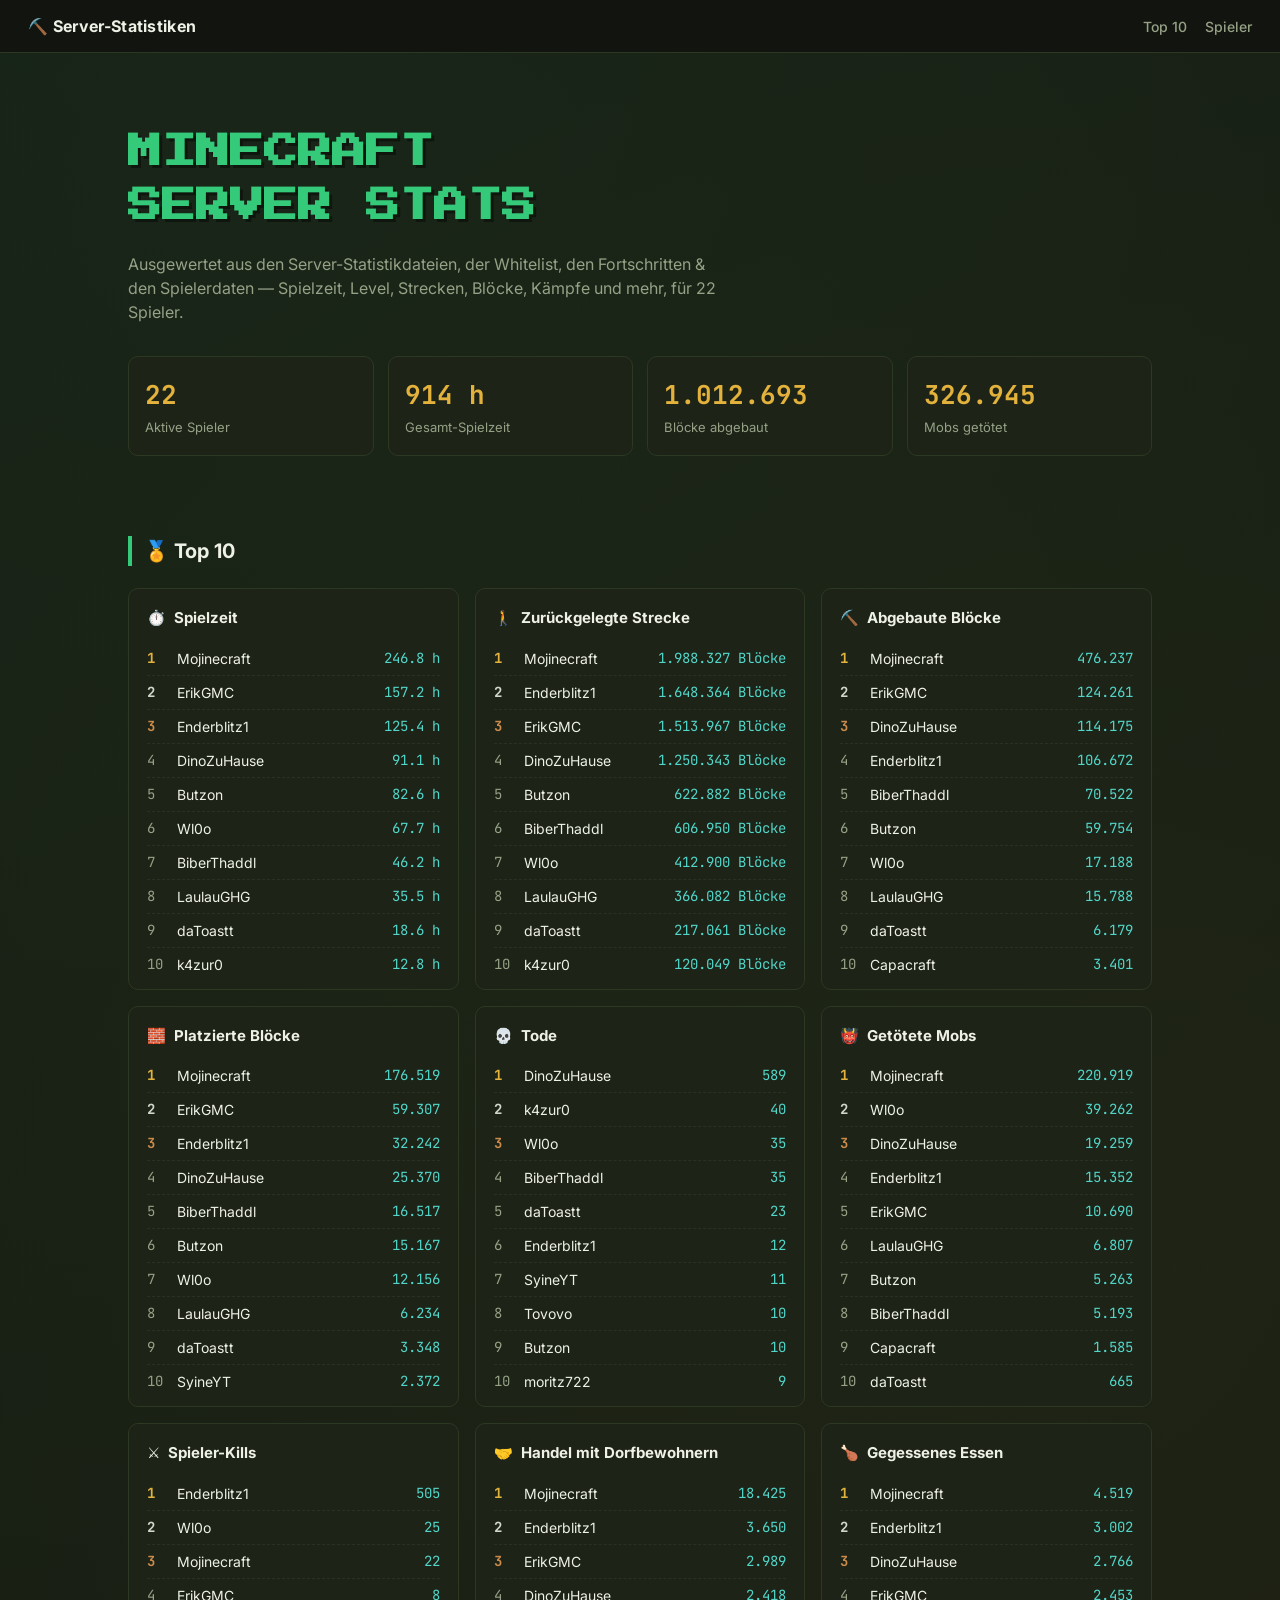
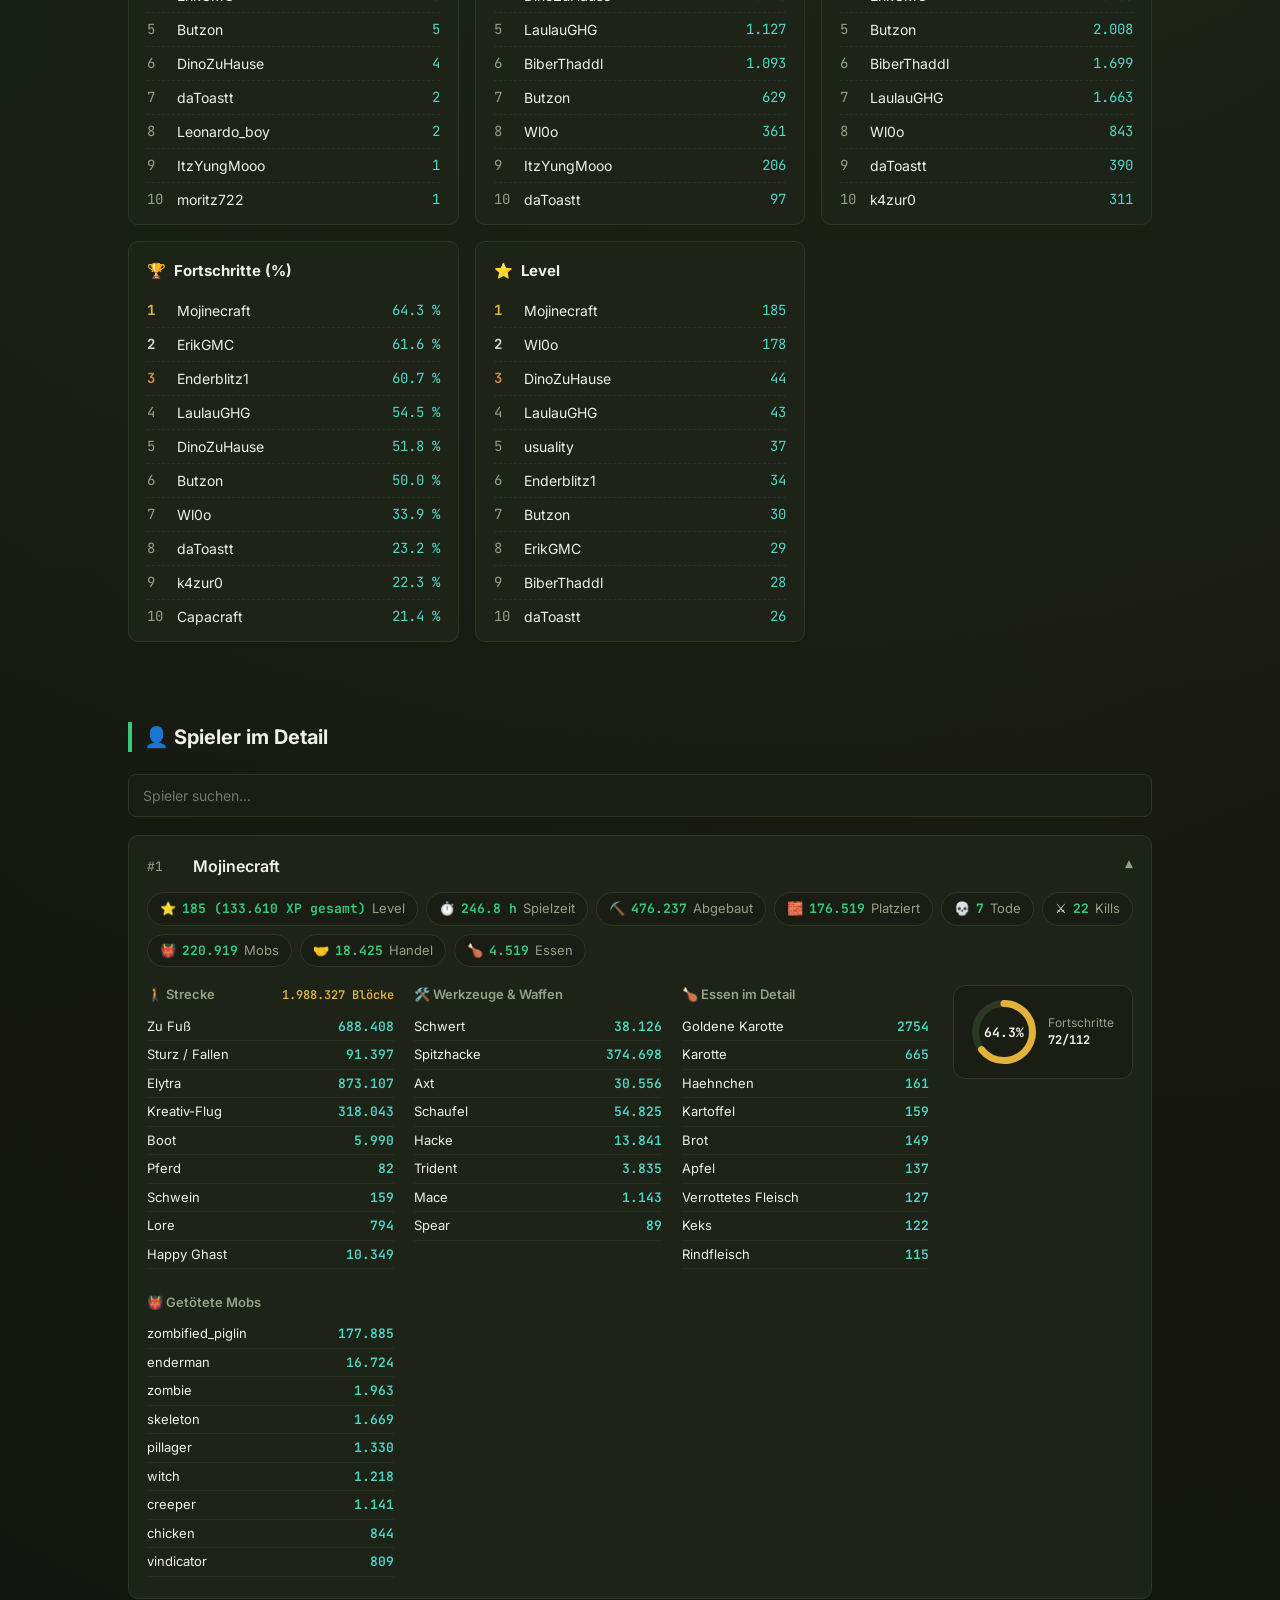
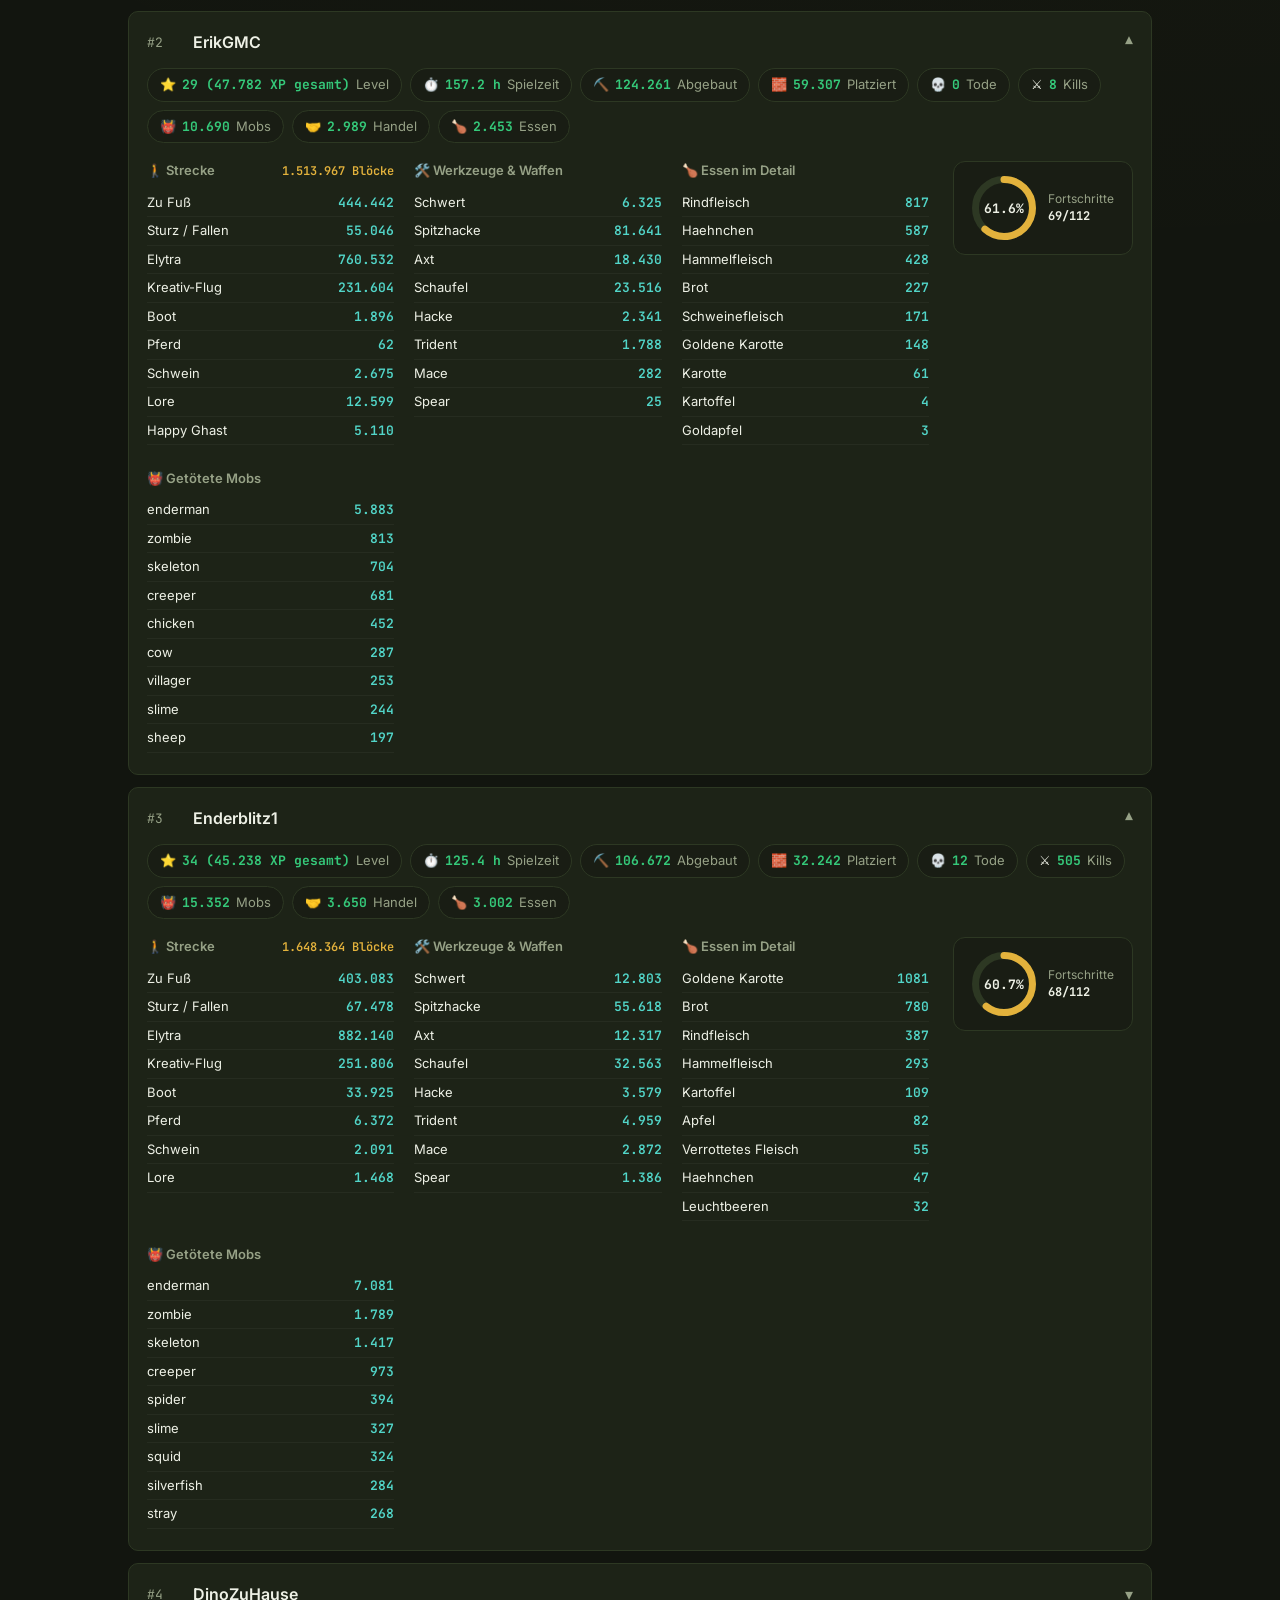
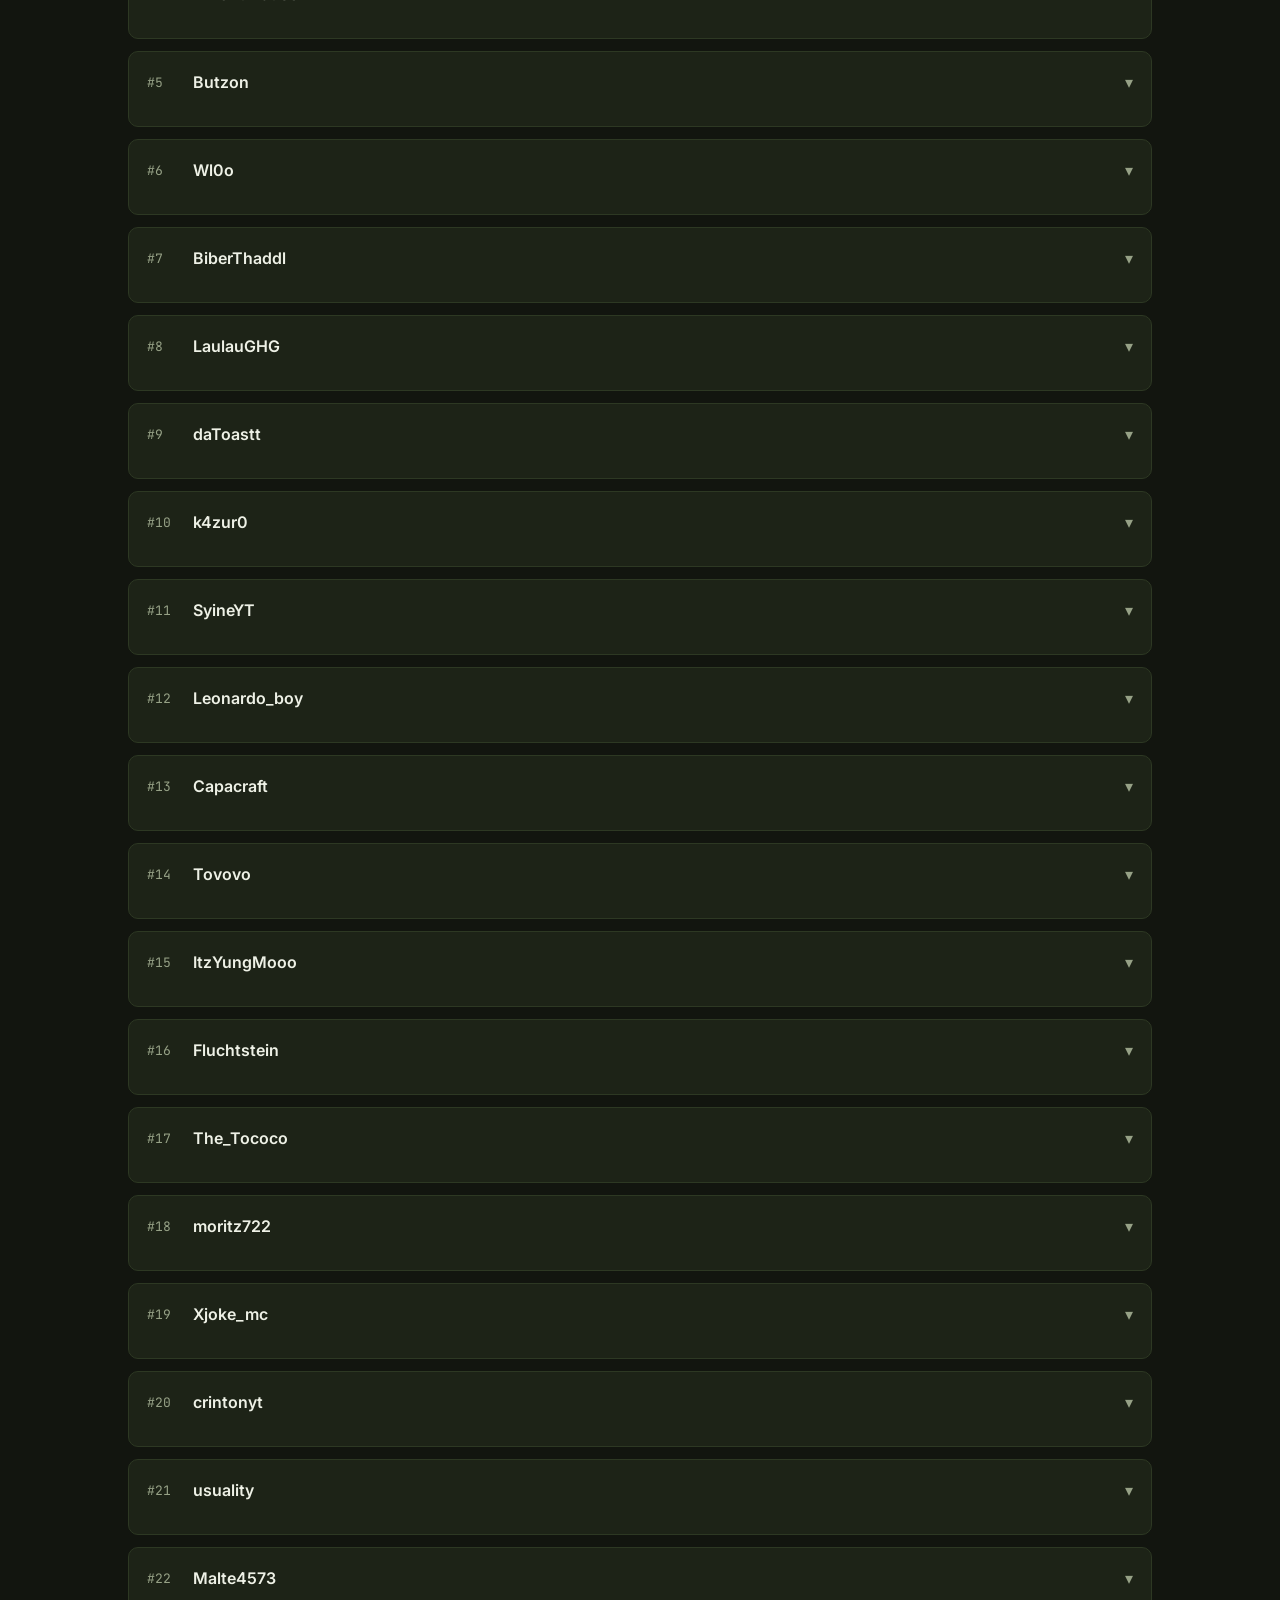
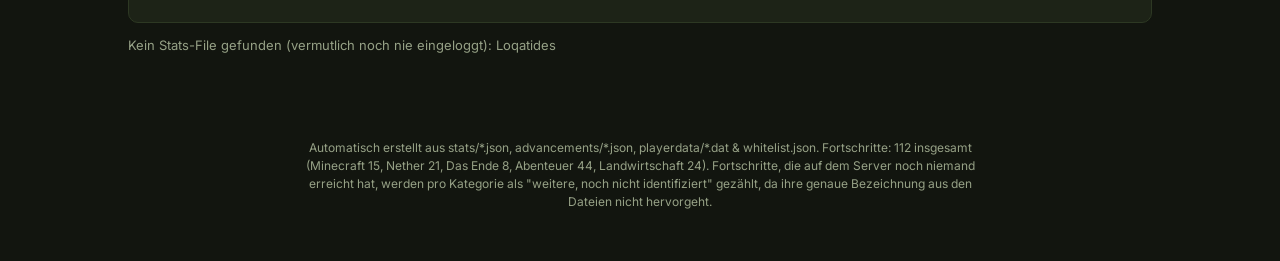
<file: img/stats-craftlegends-4.html>
<!DOCTYPE html>
<html lang="de">
<head>
<meta charset="UTF-8">
<meta name="viewport" content="width=device-width, initial-scale=1.0">
<title>Minecraft-Server Statistiken</title>
<link rel="preconnect" href="https://fonts.googleapis.com">
<link href="https://fonts.googleapis.com/css2?family=Press+Start+2P&family=JetBrains+Mono:wght@400;600;700&family=Inter:wght@400;500;600;700&display=swap" rel="stylesheet">
<style>
  :root {
    --bg: #12150f; --bg-alt: #191d14; --card: #1d2317; --card-border: #2d3823;
    --text: #eef1e6; --text-dim: #96a186;
    --emerald: #35c97a; --gold: #e3b23c; --diamond: #52d6c9; --redstone: #e05a4e;
    --font-display: 'Press Start 2P', monospace;
    --font-body: 'Inter', system-ui, sans-serif;
    --font-mono: 'JetBrains Mono', monospace;
  }
  * { box-sizing: border-box; }
  html { scroll-behavior: smooth; }
  body {
    margin: 0; background: var(--bg);
    background-image: radial-gradient(circle at 15% 0%, rgba(53,201,122,0.08), transparent 40%),
      radial-gradient(circle at 85% 20%, rgba(227,178,60,0.06), transparent 40%);
    color: var(--text); font-family: var(--font-body); line-height: 1.5;
  }
  a { color: var(--emerald); }
  .nav { position: sticky; top: 0; z-index: 10; display: flex; align-items: center; gap: 20px;
    padding: 14px 28px; background: rgba(18,21,15,0.9); backdrop-filter: blur(6px); border-bottom: 1px solid var(--card-border); }
  .nav-brand { font-weight: 700; letter-spacing: 0.02em; }
  .nav-links { display: flex; gap: 18px; margin-left: auto; }
  .nav-links a { color: var(--text-dim); text-decoration: none; font-size: 14px; font-weight: 500; }
  .nav-links a:hover { color: var(--text); }
  .hero { padding: 72px 28px 40px; max-width: 1080px; margin: 0 auto; }
  .hero h1 { font-family: var(--font-display); font-size: clamp(22px, 4vw, 34px); line-height: 1.6;
    color: var(--emerald); text-shadow: 3px 3px 0 rgba(0,0,0,0.4); margin: 0 0 18px; }
  .hero p.lead { max-width: 60ch; color: var(--text-dim); font-size: 16px; margin: 0 0 32px; }
  .quick-stats { display: grid; grid-template-columns: repeat(4, 1fr); gap: 14px; }
  .quick-stat { background: var(--card); border: 1px solid var(--card-border); border-radius: 10px; padding: 18px 16px; }
  .quick-stat .num { font-family: var(--font-mono); font-size: 26px; font-weight: 700; color: var(--gold); display: block; }
  .quick-stat .lbl { color: var(--text-dim); font-size: 13px; margin-top: 4px; display:block; }
  section { max-width: 1080px; margin: 0 auto; padding: 40px 28px; }
  section h2 { font-size: 20px; margin: 0 0 22px; display: flex; align-items: center; gap: 10px;
    border-left: 4px solid var(--emerald); padding-left: 12px; }
  .top10-grid { display: grid; grid-template-columns: repeat(auto-fit, minmax(280px, 1fr)); gap: 16px; }
  .top10-card { background: var(--card); border: 1px solid var(--card-border); border-radius: 10px; padding: 18px 18px 8px; }
  .top10-card h3 { margin: 0 0 12px; font-size: 15px; display: flex; align-items: center; gap: 8px; }
  .top10-list { list-style: none; margin: 0; padding: 0; }
  .top10-list li { display: flex; align-items: center; gap: 10px; padding: 6px 0;
    border-bottom: 1px dashed rgba(255,255,255,0.06); font-size: 14px; }
  .top10-list li:last-child { border-bottom: none; }
  .rank { font-family: var(--font-mono); color: var(--text-dim); width: 20px; flex-shrink: 0; }
  .rank-1 { color: var(--gold); font-weight: 700; }
  .rank-2 { color: #cfd8c9; font-weight: 700; }
  .rank-3 { color: #c98a4b; font-weight: 700; }
  .p-name { flex: 1; }
  .p-val { font-family: var(--font-mono); color: var(--diamond); }
  .search-row { margin-bottom: 18px; }
  .search-row input { width: 100%; padding: 12px 14px; background: var(--bg-alt); border: 1px solid var(--card-border);
    border-radius: 8px; color: var(--text); font-family: var(--font-body); font-size: 14px; }
  .search-row input:focus { outline: 2px solid var(--emerald); }
  .player-card { background: var(--card); border: 1px solid var(--card-border); border-radius: 10px;
    margin-bottom: 12px; padding: 4px 18px 18px; }
  .player-card summary { list-style: none; cursor: pointer; display: flex; align-items: center; gap: 12px; padding: 14px 0; }
  .player-card summary::-webkit-details-marker { display: none; }
  .p-rank { font-family: var(--font-mono); color: var(--text-dim); font-size: 13px; width: 34px; }
  .p-title { font-weight: 600; font-size: 16px; flex: 1; }
  .p-chevron { color: var(--text-dim); transition: transform 0.15s; }
  .player-card[open] .p-chevron { transform: rotate(180deg); }
  .pills-row { display: flex; flex-wrap: wrap; gap: 8px; margin-bottom: 18px; }
  .pill { display: flex; align-items: baseline; gap: 6px; background: var(--bg-alt); border: 1px solid var(--card-border);
    border-radius: 999px; padding: 6px 12px; font-size: 13px; }
  .pill-val { font-family: var(--font-mono); font-weight: 700; color: var(--emerald); }
  .pill-label { color: var(--text-dim); }
  .card-body { display: flex; gap: 24px; flex-wrap: wrap; }
  .detail-grid { display: grid; grid-template-columns: repeat(auto-fit, minmax(230px, 1fr)); gap: 20px; flex: 1; min-width: 260px; }
  .detail-col h4 { font-size: 13px; color: var(--text-dim); font-weight: 600; margin: 0 0 8px;
    display: flex; justify-content: space-between; align-items: baseline; }
  .detail-col h4 .sum { color: var(--gold); font-family: var(--font-mono); font-size: 12px; }
  ul.kv { list-style: none; margin: 0; padding: 0; max-height: 260px; overflow-y: auto; }
  ul.kv li { display: flex; justify-content: space-between; gap: 10px; padding: 4px 0; font-size: 13px;
    border-bottom: 1px solid rgba(255,255,255,0.04); }
  ul.kv li b { font-family: var(--font-mono); color: var(--diamond); font-weight: 600; }
  .achv-side { flex-shrink: 0; display: flex; align-items: flex-start; }
  .achv-trigger { background: var(--bg-alt); border: 1px solid var(--card-border); border-radius: 12px;
    padding: 14px 18px; display: flex; align-items: center; gap: 12px; cursor: pointer; color: var(--text);
    font-family: var(--font-body); transition: border-color 0.15s; }
  .achv-trigger:hover { border-color: var(--emerald); }
  .ring-wrap { position: relative; display: inline-flex; align-items: center; justify-content: center; }
  .ring-label { position: absolute; font-family: var(--font-mono); font-size: 13px; font-weight: 700; }
  .achv-caption { font-size: 12px; color: var(--text-dim); text-align: left; line-height: 1.4; }
  .achv-caption b { color: var(--text); font-family: var(--font-mono); }
  .inactive-note { color: var(--text-dim); font-size: 13px; }
  footer { text-align: center; color: var(--text-dim); font-size: 12px; padding: 30px 20px 50px; max-width: 720px; margin: 0 auto; }
  dialog.achv-dialog {
    background: var(--card); color: var(--text); border: 1px solid var(--card-border); border-radius: 14px;
    padding: 0; width: min(720px, 92vw); max-height: 82vh;
  }
  dialog.achv-dialog::backdrop { background: rgba(0,0,0,0.6); backdrop-filter: blur(2px); }
  .dialog-head { display: flex; align-items: center; justify-content: space-between; gap: 12px;
    padding: 18px 22px; border-bottom: 1px solid var(--card-border); position: sticky; top: 0; background: var(--card); }
  .dialog-head h3 { margin: 0; font-size: 15px; }
  .dialog-close { background: var(--bg-alt); border: 1px solid var(--card-border); color: var(--text);
    border-radius: 8px; width: 30px; height: 30px; cursor: pointer; }
  .adv-groups { padding: 18px 22px 26px; overflow-y: auto; max-height: calc(82vh - 66px); }
  .adv-group { margin-bottom: 20px; }
  .adv-group h4 { margin: 0 0 8px; font-size: 13px; color: var(--text-dim); display: flex; justify-content: space-between; }
  .adv-group h4 .cat-count { color: var(--gold); font-family: var(--font-mono); }
  ul.adv-list { list-style: none; margin: 0; padding: 0; display: grid; grid-template-columns: repeat(auto-fit, minmax(220px,1fr)); gap: 4px 14px; }
  ul.adv-list li { display: flex; align-items: center; gap: 8px; font-size: 13px; padding: 3px 0; }
  ul.adv-list li.got { color: var(--text); }
  ul.adv-list li.missing { color: var(--text-dim); }
  ul.adv-list li.unknown { font-style: italic; }
  @media (max-width: 640px) { .quick-stats { grid-template-columns: repeat(2, 1fr); } }
</style>
</head>
<body>

<nav class="nav">
  <span class="nav-brand">⛏️ Server-Statistiken</span>
  <div class="nav-links"><a href="#top10">Top 10</a><a href="#spieler">Spieler</a></div>
</nav>

<div class="hero">
  <h1>MINECRAFT<br>SERVER STATS</h1>
  <p class="lead">Ausgewertet aus den Server-Statistikdateien, der Whitelist, den Fortschritten &amp; den Spielerdaten — Spielzeit, Level, Strecken, Blöcke, Kämpfe und mehr, für 22 Spieler.</p>
  <div class="quick-stats">
    <div class="quick-stat"><span class="num">22</span><span class="lbl">Aktive Spieler</span></div>
    <div class="quick-stat"><span class="num">914 h</span><span class="lbl">Gesamt-Spielzeit</span></div>
    <div class="quick-stat"><span class="num">1.012.693</span><span class="lbl">Blöcke abgebaut</span></div>
    <div class="quick-stat"><span class="num">326.945</span><span class="lbl">Mobs getötet</span></div>
  </div>
</div>

<section id="top10">
  <h2>🏅 Top 10</h2>
  <div class="top10-grid"><article class="top10-card">
      <h3><span class="icon">⏱️</span>Spielzeit</h3>
      <ol class="top10-list"><li><span class="rank rank-1">1</span><span class="p-name">Mojinecraft</span><span class="p-val">246.8 h</span></li>
<li><span class="rank rank-2">2</span><span class="p-name">ErikGMC</span><span class="p-val">157.2 h</span></li>
<li><span class="rank rank-3">3</span><span class="p-name">Enderblitz1</span><span class="p-val">125.4 h</span></li>
<li><span class="rank">4</span><span class="p-name">DinoZuHause</span><span class="p-val">91.1 h</span></li>
<li><span class="rank">5</span><span class="p-name">Butzon</span><span class="p-val">82.6 h</span></li>
<li><span class="rank">6</span><span class="p-name">Wl0o</span><span class="p-val">67.7 h</span></li>
<li><span class="rank">7</span><span class="p-name">BiberThaddl</span><span class="p-val">46.2 h</span></li>
<li><span class="rank">8</span><span class="p-name">LaulauGHG</span><span class="p-val">35.5 h</span></li>
<li><span class="rank">9</span><span class="p-name">daToastt</span><span class="p-val">18.6 h</span></li>
<li><span class="rank">10</span><span class="p-name">k4zur0</span><span class="p-val">12.8 h</span></li>
</ol>
    </article>
<article class="top10-card">
      <h3><span class="icon">🚶</span>Zurückgelegte Strecke</h3>
      <ol class="top10-list"><li><span class="rank rank-1">1</span><span class="p-name">Mojinecraft</span><span class="p-val">1.988.327 Blöcke</span></li>
<li><span class="rank rank-2">2</span><span class="p-name">Enderblitz1</span><span class="p-val">1.648.364 Blöcke</span></li>
<li><span class="rank rank-3">3</span><span class="p-name">ErikGMC</span><span class="p-val">1.513.967 Blöcke</span></li>
<li><span class="rank">4</span><span class="p-name">DinoZuHause</span><span class="p-val">1.250.343 Blöcke</span></li>
<li><span class="rank">5</span><span class="p-name">Butzon</span><span class="p-val">622.882 Blöcke</span></li>
<li><span class="rank">6</span><span class="p-name">BiberThaddl</span><span class="p-val">606.950 Blöcke</span></li>
<li><span class="rank">7</span><span class="p-name">Wl0o</span><span class="p-val">412.900 Blöcke</span></li>
<li><span class="rank">8</span><span class="p-name">LaulauGHG</span><span class="p-val">366.082 Blöcke</span></li>
<li><span class="rank">9</span><span class="p-name">daToastt</span><span class="p-val">217.061 Blöcke</span></li>
<li><span class="rank">10</span><span class="p-name">k4zur0</span><span class="p-val">120.049 Blöcke</span></li>
</ol>
    </article>
<article class="top10-card">
      <h3><span class="icon">⛏️</span>Abgebaute Blöcke</h3>
      <ol class="top10-list"><li><span class="rank rank-1">1</span><span class="p-name">Mojinecraft</span><span class="p-val">476.237</span></li>
<li><span class="rank rank-2">2</span><span class="p-name">ErikGMC</span><span class="p-val">124.261</span></li>
<li><span class="rank rank-3">3</span><span class="p-name">DinoZuHause</span><span class="p-val">114.175</span></li>
<li><span class="rank">4</span><span class="p-name">Enderblitz1</span><span class="p-val">106.672</span></li>
<li><span class="rank">5</span><span class="p-name">BiberThaddl</span><span class="p-val">70.522</span></li>
<li><span class="rank">6</span><span class="p-name">Butzon</span><span class="p-val">59.754</span></li>
<li><span class="rank">7</span><span class="p-name">Wl0o</span><span class="p-val">17.188</span></li>
<li><span class="rank">8</span><span class="p-name">LaulauGHG</span><span class="p-val">15.788</span></li>
<li><span class="rank">9</span><span class="p-name">daToastt</span><span class="p-val">6.179</span></li>
<li><span class="rank">10</span><span class="p-name">Capacraft</span><span class="p-val">3.401</span></li>
</ol>
    </article>
<article class="top10-card">
      <h3><span class="icon">🧱</span>Platzierte Blöcke</h3>
      <ol class="top10-list"><li><span class="rank rank-1">1</span><span class="p-name">Mojinecraft</span><span class="p-val">176.519</span></li>
<li><span class="rank rank-2">2</span><span class="p-name">ErikGMC</span><span class="p-val">59.307</span></li>
<li><span class="rank rank-3">3</span><span class="p-name">Enderblitz1</span><span class="p-val">32.242</span></li>
<li><span class="rank">4</span><span class="p-name">DinoZuHause</span><span class="p-val">25.370</span></li>
<li><span class="rank">5</span><span class="p-name">BiberThaddl</span><span class="p-val">16.517</span></li>
<li><span class="rank">6</span><span class="p-name">Butzon</span><span class="p-val">15.167</span></li>
<li><span class="rank">7</span><span class="p-name">Wl0o</span><span class="p-val">12.156</span></li>
<li><span class="rank">8</span><span class="p-name">LaulauGHG</span><span class="p-val">6.234</span></li>
<li><span class="rank">9</span><span class="p-name">daToastt</span><span class="p-val">3.348</span></li>
<li><span class="rank">10</span><span class="p-name">SyineYT</span><span class="p-val">2.372</span></li>
</ol>
    </article>
<article class="top10-card">
      <h3><span class="icon">💀</span>Tode</h3>
      <ol class="top10-list"><li><span class="rank rank-1">1</span><span class="p-name">DinoZuHause</span><span class="p-val">589</span></li>
<li><span class="rank rank-2">2</span><span class="p-name">k4zur0</span><span class="p-val">40</span></li>
<li><span class="rank rank-3">3</span><span class="p-name">Wl0o</span><span class="p-val">35</span></li>
<li><span class="rank">4</span><span class="p-name">BiberThaddl</span><span class="p-val">35</span></li>
<li><span class="rank">5</span><span class="p-name">daToastt</span><span class="p-val">23</span></li>
<li><span class="rank">6</span><span class="p-name">Enderblitz1</span><span class="p-val">12</span></li>
<li><span class="rank">7</span><span class="p-name">SyineYT</span><span class="p-val">11</span></li>
<li><span class="rank">8</span><span class="p-name">Tovovo</span><span class="p-val">10</span></li>
<li><span class="rank">9</span><span class="p-name">Butzon</span><span class="p-val">10</span></li>
<li><span class="rank">10</span><span class="p-name">moritz722</span><span class="p-val">9</span></li>
</ol>
    </article>
<article class="top10-card">
      <h3><span class="icon">👹</span>Getötete Mobs</h3>
      <ol class="top10-list"><li><span class="rank rank-1">1</span><span class="p-name">Mojinecraft</span><span class="p-val">220.919</span></li>
<li><span class="rank rank-2">2</span><span class="p-name">Wl0o</span><span class="p-val">39.262</span></li>
<li><span class="rank rank-3">3</span><span class="p-name">DinoZuHause</span><span class="p-val">19.259</span></li>
<li><span class="rank">4</span><span class="p-name">Enderblitz1</span><span class="p-val">15.352</span></li>
<li><span class="rank">5</span><span class="p-name">ErikGMC</span><span class="p-val">10.690</span></li>
<li><span class="rank">6</span><span class="p-name">LaulauGHG</span><span class="p-val">6.807</span></li>
<li><span class="rank">7</span><span class="p-name">Butzon</span><span class="p-val">5.263</span></li>
<li><span class="rank">8</span><span class="p-name">BiberThaddl</span><span class="p-val">5.193</span></li>
<li><span class="rank">9</span><span class="p-name">Capacraft</span><span class="p-val">1.585</span></li>
<li><span class="rank">10</span><span class="p-name">daToastt</span><span class="p-val">665</span></li>
</ol>
    </article>
<article class="top10-card">
      <h3><span class="icon">⚔️</span>Spieler-Kills</h3>
      <ol class="top10-list"><li><span class="rank rank-1">1</span><span class="p-name">Enderblitz1</span><span class="p-val">505</span></li>
<li><span class="rank rank-2">2</span><span class="p-name">Wl0o</span><span class="p-val">25</span></li>
<li><span class="rank rank-3">3</span><span class="p-name">Mojinecraft</span><span class="p-val">22</span></li>
<li><span class="rank">4</span><span class="p-name">ErikGMC</span><span class="p-val">8</span></li>
<li><span class="rank">5</span><span class="p-name">Butzon</span><span class="p-val">5</span></li>
<li><span class="rank">6</span><span class="p-name">DinoZuHause</span><span class="p-val">4</span></li>
<li><span class="rank">7</span><span class="p-name">daToastt</span><span class="p-val">2</span></li>
<li><span class="rank">8</span><span class="p-name">Leonardo_boy</span><span class="p-val">2</span></li>
<li><span class="rank">9</span><span class="p-name">ItzYungMooo</span><span class="p-val">1</span></li>
<li><span class="rank">10</span><span class="p-name">moritz722</span><span class="p-val">1</span></li>
</ol>
    </article>
<article class="top10-card">
      <h3><span class="icon">🤝</span>Handel mit Dorfbewohnern</h3>
      <ol class="top10-list"><li><span class="rank rank-1">1</span><span class="p-name">Mojinecraft</span><span class="p-val">18.425</span></li>
<li><span class="rank rank-2">2</span><span class="p-name">Enderblitz1</span><span class="p-val">3.650</span></li>
<li><span class="rank rank-3">3</span><span class="p-name">ErikGMC</span><span class="p-val">2.989</span></li>
<li><span class="rank">4</span><span class="p-name">DinoZuHause</span><span class="p-val">2.418</span></li>
<li><span class="rank">5</span><span class="p-name">LaulauGHG</span><span class="p-val">1.127</span></li>
<li><span class="rank">6</span><span class="p-name">BiberThaddl</span><span class="p-val">1.093</span></li>
<li><span class="rank">7</span><span class="p-name">Butzon</span><span class="p-val">629</span></li>
<li><span class="rank">8</span><span class="p-name">Wl0o</span><span class="p-val">361</span></li>
<li><span class="rank">9</span><span class="p-name">ItzYungMooo</span><span class="p-val">206</span></li>
<li><span class="rank">10</span><span class="p-name">daToastt</span><span class="p-val">97</span></li>
</ol>
    </article>
<article class="top10-card">
      <h3><span class="icon">🍗</span>Gegessenes Essen</h3>
      <ol class="top10-list"><li><span class="rank rank-1">1</span><span class="p-name">Mojinecraft</span><span class="p-val">4.519</span></li>
<li><span class="rank rank-2">2</span><span class="p-name">Enderblitz1</span><span class="p-val">3.002</span></li>
<li><span class="rank rank-3">3</span><span class="p-name">DinoZuHause</span><span class="p-val">2.766</span></li>
<li><span class="rank">4</span><span class="p-name">ErikGMC</span><span class="p-val">2.453</span></li>
<li><span class="rank">5</span><span class="p-name">Butzon</span><span class="p-val">2.008</span></li>
<li><span class="rank">6</span><span class="p-name">BiberThaddl</span><span class="p-val">1.699</span></li>
<li><span class="rank">7</span><span class="p-name">LaulauGHG</span><span class="p-val">1.663</span></li>
<li><span class="rank">8</span><span class="p-name">Wl0o</span><span class="p-val">843</span></li>
<li><span class="rank">9</span><span class="p-name">daToastt</span><span class="p-val">390</span></li>
<li><span class="rank">10</span><span class="p-name">k4zur0</span><span class="p-val">311</span></li>
</ol>
    </article>
<article class="top10-card">
      <h3><span class="icon">🏆</span>Fortschritte (%)</h3>
      <ol class="top10-list"><li><span class="rank rank-1">1</span><span class="p-name">Mojinecraft</span><span class="p-val">64.3 %</span></li>
<li><span class="rank rank-2">2</span><span class="p-name">ErikGMC</span><span class="p-val">61.6 %</span></li>
<li><span class="rank rank-3">3</span><span class="p-name">Enderblitz1</span><span class="p-val">60.7 %</span></li>
<li><span class="rank">4</span><span class="p-name">LaulauGHG</span><span class="p-val">54.5 %</span></li>
<li><span class="rank">5</span><span class="p-name">DinoZuHause</span><span class="p-val">51.8 %</span></li>
<li><span class="rank">6</span><span class="p-name">Butzon</span><span class="p-val">50.0 %</span></li>
<li><span class="rank">7</span><span class="p-name">Wl0o</span><span class="p-val">33.9 %</span></li>
<li><span class="rank">8</span><span class="p-name">daToastt</span><span class="p-val">23.2 %</span></li>
<li><span class="rank">9</span><span class="p-name">k4zur0</span><span class="p-val">22.3 %</span></li>
<li><span class="rank">10</span><span class="p-name">Capacraft</span><span class="p-val">21.4 %</span></li>
</ol>
    </article>
<article class="top10-card">
      <h3><span class="icon">⭐</span>Level</h3>
      <ol class="top10-list"><li><span class="rank rank-1">1</span><span class="p-name">Mojinecraft</span><span class="p-val">185</span></li>
<li><span class="rank rank-2">2</span><span class="p-name">Wl0o</span><span class="p-val">178</span></li>
<li><span class="rank rank-3">3</span><span class="p-name">DinoZuHause</span><span class="p-val">44</span></li>
<li><span class="rank">4</span><span class="p-name">LaulauGHG</span><span class="p-val">43</span></li>
<li><span class="rank">5</span><span class="p-name">usuality</span><span class="p-val">37</span></li>
<li><span class="rank">6</span><span class="p-name">Enderblitz1</span><span class="p-val">34</span></li>
<li><span class="rank">7</span><span class="p-name">Butzon</span><span class="p-val">30</span></li>
<li><span class="rank">8</span><span class="p-name">ErikGMC</span><span class="p-val">29</span></li>
<li><span class="rank">9</span><span class="p-name">BiberThaddl</span><span class="p-val">28</span></li>
<li><span class="rank">10</span><span class="p-name">daToastt</span><span class="p-val">26</span></li>
</ol>
    </article></div>
</section>

<section id="spieler">
  <h2>👤 Spieler im Detail</h2>
  <div class="search-row"><input type="text" id="playerSearch" placeholder="Spieler suchen…" oninput="filterPlayers()"></div>
  
    <details class="player-card" data-name="mojinecraft" open>
      <summary>
        <span class="p-rank">#1</span>
        <span class="p-title">Mojinecraft</span>
        <span class="p-chevron">▾</span>
      </summary>
      <div class="pills-row"><div class="pill"><span class="pill-icon">⭐</span><span class="pill-val">185 (133.610 XP gesamt)</span><span class="pill-label">Level</span></div><div class="pill"><span class="pill-icon">⏱️</span><span class="pill-val">246.8 h</span><span class="pill-label">Spielzeit</span></div><div class="pill"><span class="pill-icon">⛏️</span><span class="pill-val">476.237</span><span class="pill-label">Abgebaut</span></div><div class="pill"><span class="pill-icon">🧱</span><span class="pill-val">176.519</span><span class="pill-label">Platziert</span></div><div class="pill"><span class="pill-icon">💀</span><span class="pill-val">7</span><span class="pill-label">Tode</span></div><div class="pill"><span class="pill-icon">⚔️</span><span class="pill-val">22</span><span class="pill-label">Kills</span></div><div class="pill"><span class="pill-icon">👹</span><span class="pill-val">220.919</span><span class="pill-label">Mobs</span></div><div class="pill"><span class="pill-icon">🤝</span><span class="pill-val">18.425</span><span class="pill-label">Handel</span></div><div class="pill"><span class="pill-icon">🍗</span><span class="pill-val">4.519</span><span class="pill-label">Essen</span></div></div>
      <div class="card-body">
        <div class="detail-grid"><div class="detail-col"><h4>🚶 Strecke <span class="sum">1.988.327 Blöcke</span></h4><ul class='kv'><li><span>Zu Fuß</span><b>688.408</b></li><li><span>Sturz / Fallen</span><b>91.397</b></li><li><span>Elytra</span><b>873.107</b></li><li><span>Kreativ-Flug</span><b>318.043</b></li><li><span>Boot</span><b>5.990</b></li><li><span>Pferd</span><b>82</b></li><li><span>Schwein</span><b>159</b></li><li><span>Lore</span><b>794</b></li><li><span>Happy Ghast</span><b>10.349</b></li></ul></div><div class="detail-col"><h4>🛠️ Werkzeuge &amp; Waffen</h4><ul class='kv'><li><span>Schwert</span><b>38.126</b></li><li><span>Spitzhacke</span><b>374.698</b></li><li><span>Axt</span><b>30.556</b></li><li><span>Schaufel</span><b>54.825</b></li><li><span>Hacke</span><b>13.841</b></li><li><span>Trident</span><b>3.835</b></li><li><span>Mace</span><b>1.143</b></li><li><span>Spear</span><b>89</b></li></ul></div><div class="detail-col"><h4>🍗 Essen im Detail</h4><ul class='kv'><li><span>Goldene Karotte</span><b>2754</b></li><li><span>Karotte</span><b>665</b></li><li><span>Haehnchen</span><b>161</b></li><li><span>Kartoffel</span><b>159</b></li><li><span>Brot</span><b>149</b></li><li><span>Apfel</span><b>137</b></li><li><span>Verrottetes Fleisch</span><b>127</b></li><li><span>Keks</span><b>122</b></li><li><span>Rindfleisch</span><b>115</b></li><li><span>Suesse Beeren</span><b>67</b></li><li><span>Chorusfrucht</span><b>38</b></li><li><span>Kuchenstueck</span><b>8</b></li><li><span>Hammelfleisch</span><b>7</b></li><li><span>Verdaechtiger Eintopf</span><b>5</b></li><li><span>Kabeljau</span><b>2</b></li><li><span>Goldapfel</span><b>1</b></li><li><span>Getrockneter Seetang</span><b>1</b></li><li><span>Milch</span><b>1</b></li></ul></div><div class="detail-col"><h4>👹 Getötete Mobs</h4><ul class='kv'><li><span>zombified_piglin</span><b>177.885</b></li><li><span>enderman</span><b>16.724</b></li><li><span>zombie</span><b>1.963</b></li><li><span>skeleton</span><b>1.669</b></li><li><span>pillager</span><b>1.330</b></li><li><span>witch</span><b>1.218</b></li><li><span>creeper</span><b>1.141</b></li><li><span>chicken</span><b>844</b></li><li><span>vindicator</span><b>809</b></li><li><span>piglin</span><b>686</b></li><li><span>slime</span><b>582</b></li><li><span>spider</span><b>415</b></li><li><span>wither_skeleton</span><b>327</b></li><li><span>evoker</span><b>198</b></li><li><span>silverfish</span><b>167</b></li><li><span>bogged</span><b>150</b></li><li><span>magma_cube</span><b>133</b></li><li><span>blaze</span><b>112</b></li><li><span>breeze</span><b>72</b></li><li><span>cave_spider</span><b>70</b></li><li><span>shulker</span><b>65</b></li><li><span>piglin_brute</span><b>59</b></li><li><span>zombie_villager</span><b>58</b></li><li><span>ghast</span><b>53</b></li><li><span>cow</span><b>45</b></li><li><span>phantom</span><b>43</b></li><li><span>sheep</span><b>33</b></li><li><span>drowned</span><b>31</b></li><li><span>husk</span><b>28</b></li><li><span>ravager</span><b>26</b></li><li><span>iron_golem</span><b>24</b></li><li><span>hoglin</span><b>24</b></li><li><span>bat</span><b>21</b></li><li><span>stray</span><b>18</b></li><li><span>pig</span><b>16</b></li><li><span>vex</span><b>14</b></li><li><span>ender_dragon</span><b>8</b></li><li><span>bee</span><b>6</b></li><li><span>glow_squid</span><b>6</b></li><li><span>salmon</span><b>6</b></li><li><span>squid</span><b>5</b></li><li><span>wither</span><b>5</b></li><li><span>trader_llama</span><b>4</b></li><li><span>wolf</span><b>3</b></li><li><span>endermite</span><b>3</b></li><li><span>cod</span><b>2</b></li><li><span>horse</span><b>2</b></li><li><span>wandering_trader</span><b>2</b></li><li><span>donkey</span><b>2</b></li><li><span>villager</span><b>2</b></li><li><span>zombie_nautilus</span><b>1</b></li><li><span>zombie_horse</span><b>1</b></li><li><span>polar_bear</span><b>1</b></li><li><span>parched</span><b>1</b></li></ul></div></div>
        <div class="achv-side"><button type="button" class="achv-trigger" onclick="document.getElementById('adv-mojinecraft').showModal()">
      <span class="ring-wrap"><svg width="64" height="64" viewBox="0 0 64 64" class="ring-svg">
      <circle cx="32.0" cy="32.0" r="28.5" fill="none" stroke="var(--card-border)" stroke-width="7"/>
      <circle cx="32.0" cy="32.0" r="28.5" fill="none" stroke="var(--gold)" stroke-width="7"
        stroke-linecap="round" stroke-dasharray="179.07" stroke-dashoffset="63.93"
        transform="rotate(-90 32.0 32.0)"/>
    </svg><span class="ring-label">64.3%</span></span>
      <span class="achv-caption">Fortschritte<br><b>72/112</b></span>
    </button></div>
      </div>
    </details>
    
    <details class="player-card" data-name="erikgmc" open>
      <summary>
        <span class="p-rank">#2</span>
        <span class="p-title">ErikGMC</span>
        <span class="p-chevron">▾</span>
      </summary>
      <div class="pills-row"><div class="pill"><span class="pill-icon">⭐</span><span class="pill-val">29 (47.782 XP gesamt)</span><span class="pill-label">Level</span></div><div class="pill"><span class="pill-icon">⏱️</span><span class="pill-val">157.2 h</span><span class="pill-label">Spielzeit</span></div><div class="pill"><span class="pill-icon">⛏️</span><span class="pill-val">124.261</span><span class="pill-label">Abgebaut</span></div><div class="pill"><span class="pill-icon">🧱</span><span class="pill-val">59.307</span><span class="pill-label">Platziert</span></div><div class="pill"><span class="pill-icon">💀</span><span class="pill-val">0</span><span class="pill-label">Tode</span></div><div class="pill"><span class="pill-icon">⚔️</span><span class="pill-val">8</span><span class="pill-label">Kills</span></div><div class="pill"><span class="pill-icon">👹</span><span class="pill-val">10.690</span><span class="pill-label">Mobs</span></div><div class="pill"><span class="pill-icon">🤝</span><span class="pill-val">2.989</span><span class="pill-label">Handel</span></div><div class="pill"><span class="pill-icon">🍗</span><span class="pill-val">2.453</span><span class="pill-label">Essen</span></div></div>
      <div class="card-body">
        <div class="detail-grid"><div class="detail-col"><h4>🚶 Strecke <span class="sum">1.513.967 Blöcke</span></h4><ul class='kv'><li><span>Zu Fuß</span><b>444.442</b></li><li><span>Sturz / Fallen</span><b>55.046</b></li><li><span>Elytra</span><b>760.532</b></li><li><span>Kreativ-Flug</span><b>231.604</b></li><li><span>Boot</span><b>1.896</b></li><li><span>Pferd</span><b>62</b></li><li><span>Schwein</span><b>2.675</b></li><li><span>Lore</span><b>12.599</b></li><li><span>Happy Ghast</span><b>5.110</b></li></ul></div><div class="detail-col"><h4>🛠️ Werkzeuge &amp; Waffen</h4><ul class='kv'><li><span>Schwert</span><b>6.325</b></li><li><span>Spitzhacke</span><b>81.641</b></li><li><span>Axt</span><b>18.430</b></li><li><span>Schaufel</span><b>23.516</b></li><li><span>Hacke</span><b>2.341</b></li><li><span>Trident</span><b>1.788</b></li><li><span>Mace</span><b>282</b></li><li><span>Spear</span><b>25</b></li></ul></div><div class="detail-col"><h4>🍗 Essen im Detail</h4><ul class='kv'><li><span>Rindfleisch</span><b>817</b></li><li><span>Haehnchen</span><b>587</b></li><li><span>Hammelfleisch</span><b>428</b></li><li><span>Brot</span><b>227</b></li><li><span>Schweinefleisch</span><b>171</b></li><li><span>Goldene Karotte</span><b>148</b></li><li><span>Karotte</span><b>61</b></li><li><span>Kartoffel</span><b>4</b></li><li><span>Goldapfel</span><b>3</b></li><li><span>Verdaechtiger Eintopf</span><b>2</b></li><li><span>Verrottetes Fleisch</span><b>2</b></li><li><span>Honigflasche</span><b>2</b></li><li><span>Lachs</span><b>1</b></li></ul></div><div class="detail-col"><h4>👹 Getötete Mobs</h4><ul class='kv'><li><span>enderman</span><b>5.883</b></li><li><span>zombie</span><b>813</b></li><li><span>skeleton</span><b>704</b></li><li><span>creeper</span><b>681</b></li><li><span>chicken</span><b>452</b></li><li><span>cow</span><b>287</b></li><li><span>villager</span><b>253</b></li><li><span>slime</span><b>244</b></li><li><span>sheep</span><b>197</b></li><li><span>witch</span><b>189</b></li><li><span>silverfish</span><b>83</b></li><li><span>husk</span><b>80</b></li><li><span>pillager</span><b>56</b></li><li><span>spider</span><b>51</b></li><li><span>shulker</span><b>50</b></li><li><span>bogged</span><b>43</b></li><li><span>salmon</span><b>43</b></li><li><span>zombified_piglin</span><b>42</b></li><li><span>stray</span><b>39</b></li><li><span>iron_golem</span><b>38</b></li><li><span>snow_golem</span><b>27</b></li><li><span>piglin</span><b>26</b></li><li><span>wither_skeleton</span><b>25</b></li><li><span>breeze</span><b>22</b></li><li><span>zombie_villager</span><b>21</b></li><li><span>vindicator</span><b>20</b></li><li><span>squid</span><b>15</b></li><li><span>glow_squid</span><b>14</b></li><li><span>drowned</span><b>13</b></li><li><span>evoker</span><b>11</b></li><li><span>trader_llama</span><b>10</b></li><li><span>ghast</span><b>8</b></li><li><span>pig</span><b>7</b></li><li><span>ravager</span><b>7</b></li><li><span>hoglin</span><b>6</b></li><li><span>blaze</span><b>5</b></li><li><span>piglin_brute</span><b>5</b></li><li><span>wandering_trader</span><b>5</b></li><li><span>cat</span><b>5</b></li><li><span>wolf</span><b>4</b></li><li><span>horse</span><b>3</b></li><li><span>polar_bear</span><b>3</b></li><li><span>vex</span><b>3</b></li><li><span>skeleton_horse</span><b>2</b></li><li><span>bat</span><b>2</b></li><li><span>bee</span><b>2</b></li><li><span>donkey</span><b>2</b></li><li><span>elder_guardian</span><b>1</b></li><li><span>tropical_fish</span><b>1</b></li><li><span>cod</span><b>1</b></li><li><span>warden</span><b>1</b></li><li><span>happy_ghast</span><b>1</b></li><li><span>creaking</span><b>1</b></li><li><span>phantom</span><b>1</b></li><li><span>frog</span><b>1</b></li></ul></div></div>
        <div class="achv-side"><button type="button" class="achv-trigger" onclick="document.getElementById('adv-erikgmc').showModal()">
      <span class="ring-wrap"><svg width="64" height="64" viewBox="0 0 64 64" class="ring-svg">
      <circle cx="32.0" cy="32.0" r="28.5" fill="none" stroke="var(--card-border)" stroke-width="7"/>
      <circle cx="32.0" cy="32.0" r="28.5" fill="none" stroke="var(--gold)" stroke-width="7"
        stroke-linecap="round" stroke-dasharray="179.07" stroke-dashoffset="68.76"
        transform="rotate(-90 32.0 32.0)"/>
    </svg><span class="ring-label">61.6%</span></span>
      <span class="achv-caption">Fortschritte<br><b>69/112</b></span>
    </button></div>
      </div>
    </details>
    
    <details class="player-card" data-name="enderblitz1" open>
      <summary>
        <span class="p-rank">#3</span>
        <span class="p-title">Enderblitz1</span>
        <span class="p-chevron">▾</span>
      </summary>
      <div class="pills-row"><div class="pill"><span class="pill-icon">⭐</span><span class="pill-val">34 (45.238 XP gesamt)</span><span class="pill-label">Level</span></div><div class="pill"><span class="pill-icon">⏱️</span><span class="pill-val">125.4 h</span><span class="pill-label">Spielzeit</span></div><div class="pill"><span class="pill-icon">⛏️</span><span class="pill-val">106.672</span><span class="pill-label">Abgebaut</span></div><div class="pill"><span class="pill-icon">🧱</span><span class="pill-val">32.242</span><span class="pill-label">Platziert</span></div><div class="pill"><span class="pill-icon">💀</span><span class="pill-val">12</span><span class="pill-label">Tode</span></div><div class="pill"><span class="pill-icon">⚔️</span><span class="pill-val">505</span><span class="pill-label">Kills</span></div><div class="pill"><span class="pill-icon">👹</span><span class="pill-val">15.352</span><span class="pill-label">Mobs</span></div><div class="pill"><span class="pill-icon">🤝</span><span class="pill-val">3.650</span><span class="pill-label">Handel</span></div><div class="pill"><span class="pill-icon">🍗</span><span class="pill-val">3.002</span><span class="pill-label">Essen</span></div></div>
      <div class="card-body">
        <div class="detail-grid"><div class="detail-col"><h4>🚶 Strecke <span class="sum">1.648.364 Blöcke</span></h4><ul class='kv'><li><span>Zu Fuß</span><b>403.083</b></li><li><span>Sturz / Fallen</span><b>67.478</b></li><li><span>Elytra</span><b>882.140</b></li><li><span>Kreativ-Flug</span><b>251.806</b></li><li><span>Boot</span><b>33.925</b></li><li><span>Pferd</span><b>6.372</b></li><li><span>Schwein</span><b>2.091</b></li><li><span>Lore</span><b>1.468</b></li></ul></div><div class="detail-col"><h4>🛠️ Werkzeuge &amp; Waffen</h4><ul class='kv'><li><span>Schwert</span><b>12.803</b></li><li><span>Spitzhacke</span><b>55.618</b></li><li><span>Axt</span><b>12.317</b></li><li><span>Schaufel</span><b>32.563</b></li><li><span>Hacke</span><b>3.579</b></li><li><span>Trident</span><b>4.959</b></li><li><span>Mace</span><b>2.872</b></li><li><span>Spear</span><b>1.386</b></li></ul></div><div class="detail-col"><h4>🍗 Essen im Detail</h4><ul class='kv'><li><span>Goldene Karotte</span><b>1081</b></li><li><span>Brot</span><b>780</b></li><li><span>Rindfleisch</span><b>387</b></li><li><span>Hammelfleisch</span><b>293</b></li><li><span>Kartoffel</span><b>109</b></li><li><span>Apfel</span><b>82</b></li><li><span>Verrottetes Fleisch</span><b>55</b></li><li><span>Haehnchen</span><b>47</b></li><li><span>Leuchtbeeren</span><b>32</b></li><li><span>Goldapfel</span><b>28</b></li><li><span>Lachs</span><b>24</b></li><li><span>Kuchenstueck</span><b>16</b></li><li><span>Suesse Beeren</span><b>16</b></li><li><span>Honigflasche</span><b>10</b></li><li><span>Keks</span><b>9</b></li><li><span>Schweinefleisch</span><b>8</b></li><li><span>Tropenfisch</span><b>8</b></li><li><span>Kabeljau</span><b>7</b></li><li><span>Karotte</span><b>6</b></li><li><span>Verdaechtiger Eintopf</span><b>3</b></li><li><span>Kaninchen</span><b>1</b></li></ul></div><div class="detail-col"><h4>👹 Getötete Mobs</h4><ul class='kv'><li><span>enderman</span><b>7.081</b></li><li><span>zombie</span><b>1.789</b></li><li><span>skeleton</span><b>1.417</b></li><li><span>creeper</span><b>973</b></li><li><span>spider</span><b>394</b></li><li><span>slime</span><b>327</b></li><li><span>squid</span><b>324</b></li><li><span>silverfish</span><b>284</b></li><li><span>stray</span><b>268</b></li><li><span>sheep</span><b>201</b></li><li><span>cow</span><b>189</b></li><li><span>pillager</span><b>158</b></li><li><span>breeze</span><b>150</b></li><li><span>piglin</span><b>149</b></li><li><span>magma_cube</span><b>131</b></li><li><span>cave_spider</span><b>101</b></li><li><span>zombified_piglin</span><b>82</b></li><li><span>shulker</span><b>73</b></li><li><span>phantom</span><b>62</b></li><li><span>drowned</span><b>60</b></li><li><span>blaze</span><b>59</b></li><li><span>husk</span><b>48</b></li><li><span>chicken</span><b>45</b></li><li><span>hoglin</span><b>43</b></li><li><span>piglin_brute</span><b>41</b></li><li><span>ghast</span><b>40</b></li><li><span>vindicator</span><b>40</b></li><li><span>salmon</span><b>40</b></li><li><span>horse</span><b>38</b></li><li><span>zombie_villager</span><b>32</b></li><li><span>witch</span><b>32</b></li><li><span>cod</span><b>30</b></li><li><span>wither_skeleton</span><b>30</b></li><li><span>bee</span><b>26</b></li><li><span>vex</span><b>24</b></li><li><span>bat</span><b>21</b></li><li><span>strider</span><b>19</b></li><li><span>iron_golem</span><b>18</b></li><li><span>tropical_fish</span><b>13</b></li><li><span>turtle</span><b>12</b></li><li><span>rabbit</span><b>11</b></li><li><span>evoker</span><b>9</b></li><li><span>trader_llama</span><b>9</b></li><li><span>endermite</span><b>8</b></li><li><span>ravager</span><b>7</b></li><li><span>glow_squid</span><b>6</b></li><li><span>wandering_trader</span><b>4</b></li><li><span>donkey</span><b>4</b></li><li><span>villager</span><b>4</b></li><li><span>skeleton_horse</span><b>3</b></li><li><span>wolf</span><b>3</b></li><li><span>frog</span><b>2</b></li><li><span>dolphin</span><b>1</b></li><li><span>zombie_nautilus</span><b>1</b></li><li><span>bogged</span><b>1</b></li><li><span>zombie_horse</span><b>1</b></li><li><span>polar_bear</span><b>1</b></li><li><span>fox</span><b>1</b></li><li><span>cat</span><b>1</b></li><li><span>nautilus</span><b>1</b></li><li><span>goat</span><b>1</b></li><li><span>wither</span><b>1</b></li></ul></div></div>
        <div class="achv-side"><button type="button" class="achv-trigger" onclick="document.getElementById('adv-enderblitz1').showModal()">
      <span class="ring-wrap"><svg width="64" height="64" viewBox="0 0 64 64" class="ring-svg">
      <circle cx="32.0" cy="32.0" r="28.5" fill="none" stroke="var(--card-border)" stroke-width="7"/>
      <circle cx="32.0" cy="32.0" r="28.5" fill="none" stroke="var(--gold)" stroke-width="7"
        stroke-linecap="round" stroke-dasharray="179.07" stroke-dashoffset="70.37"
        transform="rotate(-90 32.0 32.0)"/>
    </svg><span class="ring-label">60.7%</span></span>
      <span class="achv-caption">Fortschritte<br><b>68/112</b></span>
    </button></div>
      </div>
    </details>
    
    <details class="player-card" data-name="dinozuhause">
      <summary>
        <span class="p-rank">#4</span>
        <span class="p-title">DinoZuHause</span>
        <span class="p-chevron">▾</span>
      </summary>
      <div class="pills-row"><div class="pill"><span class="pill-icon">⭐</span><span class="pill-val">44 (25.106 XP gesamt)</span><span class="pill-label">Level</span></div><div class="pill"><span class="pill-icon">⏱️</span><span class="pill-val">91.1 h</span><span class="pill-label">Spielzeit</span></div><div class="pill"><span class="pill-icon">⛏️</span><span class="pill-val">114.175</span><span class="pill-label">Abgebaut</span></div><div class="pill"><span class="pill-icon">🧱</span><span class="pill-val">25.370</span><span class="pill-label">Platziert</span></div><div class="pill"><span class="pill-icon">💀</span><span class="pill-val">589</span><span class="pill-label">Tode</span></div><div class="pill"><span class="pill-icon">⚔️</span><span class="pill-val">4</span><span class="pill-label">Kills</span></div><div class="pill"><span class="pill-icon">👹</span><span class="pill-val">19.259</span><span class="pill-label">Mobs</span></div><div class="pill"><span class="pill-icon">🤝</span><span class="pill-val">2.418</span><span class="pill-label">Handel</span></div><div class="pill"><span class="pill-icon">🍗</span><span class="pill-val">2.766</span><span class="pill-label">Essen</span></div></div>
      <div class="card-body">
        <div class="detail-grid"><div class="detail-col"><h4>🚶 Strecke <span class="sum">1.250.343 Blöcke</span></h4><ul class='kv'><li><span>Zu Fuß</span><b>324.147</b></li><li><span>Sturz / Fallen</span><b>53.079</b></li><li><span>Elytra</span><b>700.784</b></li><li><span>Kreativ-Flug</span><b>132.912</b></li><li><span>Boot</span><b>20.307</b></li><li><span>Pferd</span><b>16.922</b></li><li><span>Schwein</span><b>1.161</b></li><li><span>Lore</span><b>1.031</b></li></ul></div><div class="detail-col"><h4>🛠️ Werkzeuge &amp; Waffen</h4><ul class='kv'><li><span>Schwert</span><b>13.934</b></li><li><span>Spitzhacke</span><b>81.070</b></li><li><span>Axt</span><b>10.927</b></li><li><span>Schaufel</span><b>17.476</b></li><li><span>Hacke</span><b>1.428</b></li><li><span>Trident</span><b>2.710</b></li><li><span>Mace</span><b>1.431</b></li><li><span>Spear</span><b>261</b></li></ul></div><div class="detail-col"><h4>🍗 Essen im Detail</h4><ul class='kv'><li><span>Brot</span><b>1651</b></li><li><span>Goldene Karotte</span><b>523</b></li><li><span>Rindfleisch</span><b>217</b></li><li><span>Hammelfleisch</span><b>107</b></li><li><span>Leuchtbeeren</span><b>63</b></li><li><span>Kuchenstueck</span><b>42</b></li><li><span>Schweinefleisch</span><b>38</b></li><li><span>Verrottetes Fleisch</span><b>34</b></li><li><span>Apfel</span><b>25</b></li><li><span>Kartoffel</span><b>24</b></li><li><span>Haehnchen</span><b>14</b></li><li><span>Kuerbiskuchen</span><b>8</b></li><li><span>Verdaechtiger Eintopf</span><b>5</b></li><li><span>Suesse Beeren</span><b>5</b></li><li><span>Keks</span><b>4</b></li><li><span>Goldapfel</span><b>2</b></li><li><span>Kabeljau</span><b>1</b></li><li><span>Lachs</span><b>1</b></li><li><span>Spinnenauge</span><b>1</b></li><li><span>Tropenfisch</span><b>1</b></li></ul></div><div class="detail-col"><h4>👹 Getötete Mobs</h4><ul class='kv'><li><span>enderman</span><b>11.111</b></li><li><span>skeleton</span><b>1.708</b></li><li><span>zombie</span><b>1.686</b></li><li><span>creeper</span><b>1.460</b></li><li><span>pillager</span><b>580</b></li><li><span>vindicator</span><b>260</b></li><li><span>spider</span><b>204</b></li><li><span>slime</span><b>203</b></li><li><span>stray</span><b>182</b></li><li><span>piglin</span><b>157</b></li><li><span>cow</span><b>151</b></li><li><span>silverfish</span><b>134</b></li><li><span>sheep</span><b>129</b></li><li><span>husk</span><b>103</b></li><li><span>zombified_piglin</span><b>101</b></li><li><span>witch</span><b>101</b></li><li><span>breeze</span><b>86</b></li><li><span>magma_cube</span><b>75</b></li><li><span>evoker</span><b>62</b></li><li><span>piglin_brute</span><b>55</b></li><li><span>blaze</span><b>53</b></li><li><span>bogged</span><b>48</b></li><li><span>horse</span><b>45</b></li><li><span>phantom</span><b>45</b></li><li><span>wither_skeleton</span><b>39</b></li><li><span>drowned</span><b>36</b></li><li><span>shulker</span><b>36</b></li><li><span>cave_spider</span><b>35</b></li><li><span>zombie_villager</span><b>33</b></li><li><span>chicken</span><b>29</b></li><li><span>hoglin</span><b>23</b></li><li><span>cod</span><b>20</b></li><li><span>iron_golem</span><b>14</b></li><li><span>ghast</span><b>13</b></li><li><span>squid</span><b>10</b></li><li><span>wolf</span><b>9</b></li><li><span>vex</span><b>9</b></li><li><span>villager</span><b>8</b></li><li><span>bat</span><b>5</b></li><li><span>turtle</span><b>5</b></li><li><span>ravager</span><b>5</b></li><li><span>salmon</span><b>4</b></li><li><span>donkey</span><b>4</b></li><li><span>tropical_fish</span><b>3</b></li><li><span>goat</span><b>3</b></li><li><span>strider</span><b>2</b></li><li><span>fox</span><b>2</b></li><li><span>cat</span><b>2</b></li><li><span>nautilus</span><b>2</b></li><li><span>trader_llama</span><b>2</b></li><li><span>skeleton_horse</span><b>1</b></li><li><span>bee</span><b>1</b></li><li><span>glow_squid</span><b>1</b></li><li><span>endermite</span><b>1</b></li><li><span>wandering_trader</span><b>1</b></li></ul></div></div>
        <div class="achv-side"><button type="button" class="achv-trigger" onclick="document.getElementById('adv-dinozuhause').showModal()">
      <span class="ring-wrap"><svg width="64" height="64" viewBox="0 0 64 64" class="ring-svg">
      <circle cx="32.0" cy="32.0" r="28.5" fill="none" stroke="var(--card-border)" stroke-width="7"/>
      <circle cx="32.0" cy="32.0" r="28.5" fill="none" stroke="var(--gold)" stroke-width="7"
        stroke-linecap="round" stroke-dasharray="179.07" stroke-dashoffset="86.31"
        transform="rotate(-90 32.0 32.0)"/>
    </svg><span class="ring-label">51.8%</span></span>
      <span class="achv-caption">Fortschritte<br><b>58/112</b></span>
    </button></div>
      </div>
    </details>
    
    <details class="player-card" data-name="butzon">
      <summary>
        <span class="p-rank">#5</span>
        <span class="p-title">Butzon</span>
        <span class="p-chevron">▾</span>
      </summary>
      <div class="pills-row"><div class="pill"><span class="pill-icon">⭐</span><span class="pill-val">30 (1.402 XP gesamt)</span><span class="pill-label">Level</span></div><div class="pill"><span class="pill-icon">⏱️</span><span class="pill-val">82.6 h</span><span class="pill-label">Spielzeit</span></div><div class="pill"><span class="pill-icon">⛏️</span><span class="pill-val">59.754</span><span class="pill-label">Abgebaut</span></div><div class="pill"><span class="pill-icon">🧱</span><span class="pill-val">15.167</span><span class="pill-label">Platziert</span></div><div class="pill"><span class="pill-icon">💀</span><span class="pill-val">10</span><span class="pill-label">Tode</span></div><div class="pill"><span class="pill-icon">⚔️</span><span class="pill-val">5</span><span class="pill-label">Kills</span></div><div class="pill"><span class="pill-icon">👹</span><span class="pill-val">5.263</span><span class="pill-label">Mobs</span></div><div class="pill"><span class="pill-icon">🤝</span><span class="pill-val">629</span><span class="pill-label">Handel</span></div><div class="pill"><span class="pill-icon">🍗</span><span class="pill-val">2.008</span><span class="pill-label">Essen</span></div></div>
      <div class="card-body">
        <div class="detail-grid"><div class="detail-col"><h4>🚶 Strecke <span class="sum">622.882 Blöcke</span></h4><ul class='kv'><li><span>Zu Fuß</span><b>189.848</b></li><li><span>Sturz / Fallen</span><b>34.240</b></li><li><span>Elytra</span><b>238.757</b></li><li><span>Kreativ-Flug</span><b>137.114</b></li><li><span>Boot</span><b>4.611</b></li><li><span>Pferd</span><b>238</b></li><li><span>Schwein</span><b>209</b></li><li><span>Lore</span><b>166</b></li><li><span>Happy Ghast</span><b>17.701</b></li></ul></div><div class="detail-col"><h4>🛠️ Werkzeuge &amp; Waffen</h4><ul class='kv'><li><span>Schwert</span><b>5.055</b></li><li><span>Spitzhacke</span><b>32.618</b></li><li><span>Axt</span><b>5.261</b></li><li><span>Schaufel</span><b>14.544</b></li><li><span>Hacke</span><b>861</b></li><li><span>Trident</span><b>2.423</b></li><li><span>Mace</span><b>157</b></li><li><span>Spear</span><b>301</b></li></ul></div><div class="detail-col"><h4>🍗 Essen im Detail</h4><ul class='kv'><li><span>Goldene Karotte</span><b>522</b></li><li><span>Rindfleisch</span><b>327</b></li><li><span>Schweinefleisch</span><b>176</b></li><li><span>Hammelfleisch</span><b>169</b></li><li><span>Kartoffel</span><b>154</b></li><li><span>Leuchtbeeren</span><b>132</b></li><li><span>Haehnchen</span><b>130</b></li><li><span>Suesse Beeren</span><b>89</b></li><li><span>Brot</span><b>65</b></li><li><span>Kuerbiskuchen</span><b>64</b></li><li><span>Verrottetes Fleisch</span><b>60</b></li><li><span>Chorusfrucht</span><b>58</b></li><li><span>Karotte</span><b>24</b></li><li><span>Keks</span><b>14</b></li><li><span>Lachs</span><b>7</b></li><li><span>Kuchenstueck</span><b>7</b></li><li><span>Kabeljau</span><b>2</b></li><li><span>Verdaechtiger Eintopf</span><b>2</b></li><li><span>Spinnenauge</span><b>2</b></li><li><span>Honigflasche</span><b>2</b></li><li><span>Apfel</span><b>1</b></li><li><span>Tropenfisch</span><b>1</b></li></ul></div><div class="detail-col"><h4>👹 Getötete Mobs</h4><ul class='kv'><li><span>skeleton</span><b>1.326</b></li><li><span>zombie</span><b>1.279</b></li><li><span>creeper</span><b>1.133</b></li><li><span>spider</span><b>146</b></li><li><span>slime</span><b>128</b></li><li><span>bogged</span><b>111</b></li><li><span>cow</span><b>108</b></li><li><span>shulker</span><b>91</b></li><li><span>chicken</span><b>84</b></li><li><span>phantom</span><b>67</b></li><li><span>sheep</span><b>65</b></li><li><span>pig</span><b>62</b></li><li><span>enderman</span><b>61</b></li><li><span>cave_spider</span><b>45</b></li><li><span>pillager</span><b>44</b></li><li><span>silverfish</span><b>40</b></li><li><span>breeze</span><b>40</b></li><li><span>vindicator</span><b>39</b></li><li><span>salmon</span><b>32</b></li><li><span>witch</span><b>24</b></li><li><span>zombie_villager</span><b>21</b></li><li><span>zombified_piglin</span><b>18</b></li><li><span>husk</span><b>17</b></li><li><span>drowned</span><b>15</b></li><li><span>villager</span><b>13</b></li><li><span>piglin</span><b>12</b></li><li><span>cod</span><b>12</b></li><li><span>vex</span><b>9</b></li><li><span>bat</span><b>8</b></li><li><span>endermite</span><b>6</b></li><li><span>wolf</span><b>5</b></li><li><span>horse</span><b>5</b></li><li><span>evoker</span><b>5</b></li><li><span>ravager</span><b>4</b></li><li><span>iron_golem</span><b>4</b></li><li><span>wandering_trader</span><b>3</b></li><li><span>trader_llama</span><b>3</b></li><li><span>warden</span><b>3</b></li><li><span>camel</span><b>3</b></li><li><span>rabbit</span><b>2</b></li><li><span>ender_dragon</span><b>1</b></li><li><span>zombie_horse</span><b>1</b></li><li><span>ghast</span><b>1</b></li></ul></div></div>
        <div class="achv-side"><button type="button" class="achv-trigger" onclick="document.getElementById('adv-butzon').showModal()">
      <span class="ring-wrap"><svg width="64" height="64" viewBox="0 0 64 64" class="ring-svg">
      <circle cx="32.0" cy="32.0" r="28.5" fill="none" stroke="var(--card-border)" stroke-width="7"/>
      <circle cx="32.0" cy="32.0" r="28.5" fill="none" stroke="var(--gold)" stroke-width="7"
        stroke-linecap="round" stroke-dasharray="179.07" stroke-dashoffset="89.54"
        transform="rotate(-90 32.0 32.0)"/>
    </svg><span class="ring-label">50.0%</span></span>
      <span class="achv-caption">Fortschritte<br><b>56/112</b></span>
    </button></div>
      </div>
    </details>
    
    <details class="player-card" data-name="wl0o">
      <summary>
        <span class="p-rank">#6</span>
        <span class="p-title">Wl0o</span>
        <span class="p-chevron">▾</span>
      </summary>
      <div class="pills-row"><div class="pill"><span class="pill-icon">⭐</span><span class="pill-val">178 (188.612 XP gesamt)</span><span class="pill-label">Level</span></div><div class="pill"><span class="pill-icon">⏱️</span><span class="pill-val">67.7 h</span><span class="pill-label">Spielzeit</span></div><div class="pill"><span class="pill-icon">⛏️</span><span class="pill-val">17.188</span><span class="pill-label">Abgebaut</span></div><div class="pill"><span class="pill-icon">🧱</span><span class="pill-val">12.156</span><span class="pill-label">Platziert</span></div><div class="pill"><span class="pill-icon">💀</span><span class="pill-val">35</span><span class="pill-label">Tode</span></div><div class="pill"><span class="pill-icon">⚔️</span><span class="pill-val">25</span><span class="pill-label">Kills</span></div><div class="pill"><span class="pill-icon">👹</span><span class="pill-val">39.262</span><span class="pill-label">Mobs</span></div><div class="pill"><span class="pill-icon">🤝</span><span class="pill-val">361</span><span class="pill-label">Handel</span></div><div class="pill"><span class="pill-icon">🍗</span><span class="pill-val">843</span><span class="pill-label">Essen</span></div></div>
      <div class="card-body">
        <div class="detail-grid"><div class="detail-col"><h4>🚶 Strecke <span class="sum">412.900 Blöcke</span></h4><ul class='kv'><li><span>Zu Fuß</span><b>147.565</b></li><li><span>Sturz / Fallen</span><b>8.351</b></li><li><span>Elytra</span><b>195.059</b></li><li><span>Kreativ-Flug</span><b>37.105</b></li><li><span>Boot</span><b>21.870</b></li><li><span>Pferd</span><b>908</b></li><li><span>Schwein</span><b>502</b></li><li><span>Lore</span><b>1.540</b></li></ul></div><div class="detail-col"><h4>🛠️ Werkzeuge &amp; Waffen</h4><ul class='kv'><li><span>Schwert</span><b>14.471</b></li><li><span>Spitzhacke</span><b>7.654</b></li><li><span>Axt</span><b>2.698</b></li><li><span>Schaufel</span><b>5.104</b></li><li><span>Hacke</span><b>7</b></li><li><span>Trident</span><b>233</b></li><li><span>Spear</span><b>22</b></li></ul></div><div class="detail-col"><h4>🍗 Essen im Detail</h4><ul class='kv'><li><span>Brot</span><b>271</b></li><li><span>Rindfleisch</span><b>109</b></li><li><span>Keks</span><b>99</b></li><li><span>Suesse Beeren</span><b>70</b></li><li><span>Kartoffel</span><b>62</b></li><li><span>Goldene Karotte</span><b>39</b></li><li><span>Apfel</span><b>35</b></li><li><span>Hammelfleisch</span><b>29</b></li><li><span>Karotte</span><b>27</b></li><li><span>Verrottetes Fleisch</span><b>20</b></li><li><span>Leuchtbeeren</span><b>20</b></li><li><span>Schweinefleisch</span><b>12</b></li><li><span>Kabeljau</span><b>12</b></li><li><span>Haehnchen</span><b>7</b></li><li><span>Goldapfel</span><b>7</b></li><li><span>Tropenfisch</span><b>7</b></li><li><span>Kuchenstueck</span><b>6</b></li><li><span>Chorusfrucht</span><b>6</b></li><li><span>Lachs</span><b>5</b></li></ul></div><div class="detail-col"><h4>👹 Getötete Mobs</h4><ul class='kv'><li><span>enderman</span><b>37.947</b></li><li><span>zombie</span><b>366</b></li><li><span>creeper</span><b>292</b></li><li><span>skeleton</span><b>286</b></li><li><span>cow</span><b>73</b></li><li><span>pillager</span><b>37</b></li><li><span>vindicator</span><b>27</b></li><li><span>sheep</span><b>24</b></li><li><span>spider</span><b>23</b></li><li><span>pig</span><b>20</b></li><li><span>chicken</span><b>18</b></li><li><span>cod</span><b>18</b></li><li><span>drowned</span><b>13</b></li><li><span>witch</span><b>13</b></li><li><span>squid</span><b>12</b></li><li><span>salmon</span><b>8</b></li><li><span>nautilus</span><b>8</b></li><li><span>tropical_fish</span><b>7</b></li><li><span>trader_llama</span><b>7</b></li><li><span>zombie_villager</span><b>6</b></li><li><span>evoker</span><b>6</b></li><li><span>silverfish</span><b>5</b></li><li><span>shulker</span><b>5</b></li><li><span>iron_golem</span><b>5</b></li><li><span>wandering_trader</span><b>4</b></li><li><span>turtle</span><b>3</b></li><li><span>piglin</span><b>2</b></li><li><span>cat</span><b>2</b></li><li><span>endermite</span><b>2</b></li><li><span>villager</span><b>2</b></li><li><span>zombified_piglin</span><b>1</b></li><li><span>creaking</span><b>1</b></li><li><span>axolotl</span><b>1</b></li><li><span>phantom</span><b>1</b></li><li><span>horse</span><b>1</b></li><li><span>hoglin</span><b>1</b></li></ul></div></div>
        <div class="achv-side"><button type="button" class="achv-trigger" onclick="document.getElementById('adv-wl0o').showModal()">
      <span class="ring-wrap"><svg width="64" height="64" viewBox="0 0 64 64" class="ring-svg">
      <circle cx="32.0" cy="32.0" r="28.5" fill="none" stroke="var(--card-border)" stroke-width="7"/>
      <circle cx="32.0" cy="32.0" r="28.5" fill="none" stroke="var(--redstone)" stroke-width="7"
        stroke-linecap="round" stroke-dasharray="179.07" stroke-dashoffset="118.37"
        transform="rotate(-90 32.0 32.0)"/>
    </svg><span class="ring-label">33.9%</span></span>
      <span class="achv-caption">Fortschritte<br><b>38/112</b></span>
    </button></div>
      </div>
    </details>
    
    <details class="player-card" data-name="biberthaddl">
      <summary>
        <span class="p-rank">#7</span>
        <span class="p-title">BiberThaddl</span>
        <span class="p-chevron">▾</span>
      </summary>
      <div class="pills-row"><div class="pill"><span class="pill-icon">⭐</span><span class="pill-val">28 (6.765 XP gesamt)</span><span class="pill-label">Level</span></div><div class="pill"><span class="pill-icon">⏱️</span><span class="pill-val">46.2 h</span><span class="pill-label">Spielzeit</span></div><div class="pill"><span class="pill-icon">⛏️</span><span class="pill-val">70.522</span><span class="pill-label">Abgebaut</span></div><div class="pill"><span class="pill-icon">🧱</span><span class="pill-val">16.517</span><span class="pill-label">Platziert</span></div><div class="pill"><span class="pill-icon">💀</span><span class="pill-val">35</span><span class="pill-label">Tode</span></div><div class="pill"><span class="pill-icon">⚔️</span><span class="pill-val">0</span><span class="pill-label">Kills</span></div><div class="pill"><span class="pill-icon">👹</span><span class="pill-val">5.193</span><span class="pill-label">Mobs</span></div><div class="pill"><span class="pill-icon">🤝</span><span class="pill-val">1.093</span><span class="pill-label">Handel</span></div><div class="pill"><span class="pill-icon">🍗</span><span class="pill-val">1.699</span><span class="pill-label">Essen</span></div></div>
      <div class="card-body">
        <div class="detail-grid"><div class="detail-col"><h4>🚶 Strecke <span class="sum">606.950 Blöcke</span></h4><ul class='kv'><li><span>Zu Fuß</span><b>204.138</b></li><li><span>Sturz / Fallen</span><b>26.024</b></li><li><span>Elytra</span><b>237.741</b></li><li><span>Kreativ-Flug</span><b>134.468</b></li><li><span>Boot</span><b>3.785</b></li><li><span>Schwein</span><b>424</b></li><li><span>Lore</span><b>370</b></li></ul></div><div class="detail-col"><h4>🛠️ Werkzeuge &amp; Waffen</h4><ul class='kv'><li><span>Schwert</span><b>6.151</b></li><li><span>Spitzhacke</span><b>50.904</b></li><li><span>Axt</span><b>7.228</b></li><li><span>Schaufel</span><b>7.990</b></li><li><span>Hacke</span><b>2.213</b></li><li><span>Trident</span><b>1.055</b></li><li><span>Mace</span><b>30</b></li><li><span>Spear</span><b>67</b></li></ul></div><div class="detail-col"><h4>🍗 Essen im Detail</h4><ul class='kv'><li><span>Rindfleisch</span><b>601</b></li><li><span>Haehnchen</span><b>464</b></li><li><span>Hammelfleisch</span><b>262</b></li><li><span>Schweinefleisch</span><b>114</b></li><li><span>Keks</span><b>72</b></li><li><span>Verrottetes Fleisch</span><b>52</b></li><li><span>Goldene Karotte</span><b>42</b></li><li><span>Brot</span><b>33</b></li><li><span>Melonenscheibe</span><b>18</b></li><li><span>Karotte</span><b>16</b></li><li><span>Kartoffel</span><b>10</b></li><li><span>Lachs</span><b>8</b></li><li><span>Chorusfrucht</span><b>3</b></li><li><span>Apfel</span><b>2</b></li><li><span>Honigflasche</span><b>2</b></li></ul></div><div class="detail-col"><h4>👹 Getötete Mobs</h4><ul class='kv'><li><span>enderman</span><b>1.772</b></li><li><span>zombie</span><b>524</b></li><li><span>chicken</span><b>425</b></li><li><span>slime</span><b>372</b></li><li><span>skeleton</span><b>344</b></li><li><span>creeper</span><b>257</b></li><li><span>cow</span><b>187</b></li><li><span>sheep</span><b>127</b></li><li><span>blaze</span><b>101</b></li><li><span>stray</span><b>97</b></li><li><span>spider</span><b>91</b></li><li><span>pig</span><b>88</b></li><li><span>silverfish</span><b>83</b></li><li><span>bogged</span><b>81</b></li><li><span>squid</span><b>74</b></li><li><span>husk</span><b>54</b></li><li><span>wither_skeleton</span><b>47</b></li><li><span>vindicator</span><b>38</b></li><li><span>pillager</span><b>38</b></li><li><span>breeze</span><b>38</b></li><li><span>shulker</span><b>36</b></li><li><span>magma_cube</span><b>35</b></li><li><span>cave_spider</span><b>26</b></li><li><span>zombified_piglin</span><b>23</b></li><li><span>drowned</span><b>21</b></li><li><span>salmon</span><b>11</b></li><li><span>witch</span><b>11</b></li><li><span>ghast</span><b>11</b></li><li><span>piglin</span><b>10</b></li><li><span>iron_golem</span><b>7</b></li><li><span>trader_llama</span><b>7</b></li><li><span>evoker</span><b>7</b></li><li><span>zombie_villager</span><b>6</b></li><li><span>tropical_fish</span><b>6</b></li><li><span>hoglin</span><b>4</b></li><li><span>parched</span><b>3</b></li><li><span>ravager</span><b>3</b></li><li><span>bat</span><b>3</b></li><li><span>wandering_trader</span><b>3</b></li><li><span>glow_squid</span><b>3</b></li><li><span>phantom</span><b>3</b></li><li><span>endermite</span><b>2</b></li><li><span>vex</span><b>2</b></li><li><span>nautilus</span><b>1</b></li><li><span>zombie_horse</span><b>1</b></li></ul></div></div>
        <div class="achv-side"><button type="button" class="achv-trigger" onclick="document.getElementById('adv-biberthaddl').showModal()">
      <span class="ring-wrap"><svg width="64" height="64" viewBox="0 0 64 64" class="ring-svg">
      <circle cx="32.0" cy="32.0" r="28.5" fill="none" stroke="var(--card-border)" stroke-width="7"/>
      <circle cx="32.0" cy="32.0" r="28.5" fill="none" stroke="var(--redstone)" stroke-width="7"
        stroke-linecap="round" stroke-dasharray="179.07" stroke-dashoffset="140.75"
        transform="rotate(-90 32.0 32.0)"/>
    </svg><span class="ring-label">21.4%</span></span>
      <span class="achv-caption">Fortschritte<br><b>24/112</b></span>
    </button></div>
      </div>
    </details>
    
    <details class="player-card" data-name="laulaughg">
      <summary>
        <span class="p-rank">#8</span>
        <span class="p-title">LaulauGHG</span>
        <span class="p-chevron">▾</span>
      </summary>
      <div class="pills-row"><div class="pill"><span class="pill-icon">⭐</span><span class="pill-val">43 (14.911 XP gesamt)</span><span class="pill-label">Level</span></div><div class="pill"><span class="pill-icon">⏱️</span><span class="pill-val">35.5 h</span><span class="pill-label">Spielzeit</span></div><div class="pill"><span class="pill-icon">⛏️</span><span class="pill-val">15.788</span><span class="pill-label">Abgebaut</span></div><div class="pill"><span class="pill-icon">🧱</span><span class="pill-val">6.234</span><span class="pill-label">Platziert</span></div><div class="pill"><span class="pill-icon">💀</span><span class="pill-val">4</span><span class="pill-label">Tode</span></div><div class="pill"><span class="pill-icon">⚔️</span><span class="pill-val">0</span><span class="pill-label">Kills</span></div><div class="pill"><span class="pill-icon">👹</span><span class="pill-val">6.807</span><span class="pill-label">Mobs</span></div><div class="pill"><span class="pill-icon">🤝</span><span class="pill-val">1.127</span><span class="pill-label">Handel</span></div><div class="pill"><span class="pill-icon">🍗</span><span class="pill-val">1.663</span><span class="pill-label">Essen</span></div></div>
      <div class="card-body">
        <div class="detail-grid"><div class="detail-col"><h4>🚶 Strecke <span class="sum">366.082 Blöcke</span></h4><ul class='kv'><li><span>Zu Fuß</span><b>133.839</b></li><li><span>Sturz / Fallen</span><b>28.893</b></li><li><span>Elytra</span><b>109.809</b></li><li><span>Kreativ-Flug</span><b>92.261</b></li><li><span>Boot</span><b>650</b></li><li><span>Schwein</span><b>188</b></li><li><span>Lore</span><b>441</b></li><li><span>Happy Ghast</span><b>0</b></li></ul></div><div class="detail-col"><h4>🛠️ Werkzeuge &amp; Waffen</h4><ul class='kv'><li><span>Schwert</span><b>6.923</b></li><li><span>Spitzhacke</span><b>8.067</b></li><li><span>Axt</span><b>6.745</b></li><li><span>Schaufel</span><b>372</b></li><li><span>Hacke</span><b>28</b></li><li><span>Trident</span><b>1.711</b></li><li><span>Mace</span><b>383</b></li><li><span>Spear</span><b>145</b></li></ul></div><div class="detail-col"><h4>🍗 Essen im Detail</h4><ul class='kv'><li><span>Haehnchen</span><b>1019</b></li><li><span>Rindfleisch</span><b>242</b></li><li><span>Schweinefleisch</span><b>226</b></li><li><span>Hammelfleisch</span><b>96</b></li><li><span>Kartoffel</span><b>34</b></li><li><span>Goldene Karotte</span><b>13</b></li><li><span>Brot</span><b>12</b></li><li><span>Verrottetes Fleisch</span><b>8</b></li><li><span>Honigflasche</span><b>6</b></li><li><span>Leuchtbeeren</span><b>4</b></li><li><span>Kabeljau</span><b>2</b></li><li><span>Goldapfel</span><b>1</b></li></ul></div><div class="detail-col"><h4>👹 Getötete Mobs</h4><ul class='kv'><li><span>enderman</span><b>2.126</b></li><li><span>zombie</span><b>725</b></li><li><span>skeleton</span><b>669</b></li><li><span>chicken</span><b>578</b></li><li><span>creeper</span><b>508</b></li><li><span>slime</span><b>449</b></li><li><span>bogged</span><b>194</b></li><li><span>stray</span><b>172</b></li><li><span>silverfish</span><b>172</b></li><li><span>spider</span><b>137</b></li><li><span>breeze</span><b>97</b></li><li><span>husk</span><b>86</b></li><li><span>piglin</span><b>85</b></li><li><span>blaze</span><b>78</b></li><li><span>cave_spider</span><b>57</b></li><li><span>sheep</span><b>45</b></li><li><span>hoglin</span><b>44</b></li><li><span>magma_cube</span><b>44</b></li><li><span>cow</span><b>38</b></li><li><span>pig</span><b>36</b></li><li><span>pillager</span><b>35</b></li><li><span>wither_skeleton</span><b>28</b></li><li><span>vindicator</span><b>25</b></li><li><span>squid</span><b>25</b></li><li><span>shulker</span><b>22</b></li><li><span>witch</span><b>22</b></li><li><span>zombified_piglin</span><b>19</b></li><li><span>zombie_villager</span><b>13</b></li><li><span>piglin_brute</span><b>11</b></li><li><span>ravager</span><b>11</b></li><li><span>phantom</span><b>10</b></li><li><span>wolf</span><b>8</b></li><li><span>iron_golem</span><b>7</b></li><li><span>evoker</span><b>7</b></li><li><span>vex</span><b>7</b></li><li><span>drowned</span><b>4</b></li><li><span>cod</span><b>4</b></li><li><span>frog</span><b>4</b></li><li><span>horse</span><b>3</b></li><li><span>trader_llama</span><b>3</b></li><li><span>ghast</span><b>3</b></li><li><span>bat</span><b>2</b></li><li><span>zombie_horse</span><b>2</b></li><li><span>cat</span><b>1</b></li><li><span>donkey</span><b>1</b></li><li><span>nautilus</span><b>1</b></li><li><span>glow_squid</span><b>1</b></li><li><span>wither</span><b>1</b></li></ul></div></div>
        <div class="achv-side"><button type="button" class="achv-trigger" onclick="document.getElementById('adv-laulaughg').showModal()">
      <span class="ring-wrap"><svg width="64" height="64" viewBox="0 0 64 64" class="ring-svg">
      <circle cx="32.0" cy="32.0" r="28.5" fill="none" stroke="var(--card-border)" stroke-width="7"/>
      <circle cx="32.0" cy="32.0" r="28.5" fill="none" stroke="var(--gold)" stroke-width="7"
        stroke-linecap="round" stroke-dasharray="179.07" stroke-dashoffset="81.48"
        transform="rotate(-90 32.0 32.0)"/>
    </svg><span class="ring-label">54.5%</span></span>
      <span class="achv-caption">Fortschritte<br><b>61/112</b></span>
    </button></div>
      </div>
    </details>
    
    <details class="player-card" data-name="datoastt">
      <summary>
        <span class="p-rank">#9</span>
        <span class="p-title">daToastt</span>
        <span class="p-chevron">▾</span>
      </summary>
      <div class="pills-row"><div class="pill"><span class="pill-icon">⭐</span><span class="pill-val">26 (1.077 XP gesamt)</span><span class="pill-label">Level</span></div><div class="pill"><span class="pill-icon">⏱️</span><span class="pill-val">18.6 h</span><span class="pill-label">Spielzeit</span></div><div class="pill"><span class="pill-icon">⛏️</span><span class="pill-val">6.179</span><span class="pill-label">Abgebaut</span></div><div class="pill"><span class="pill-icon">🧱</span><span class="pill-val">3.348</span><span class="pill-label">Platziert</span></div><div class="pill"><span class="pill-icon">💀</span><span class="pill-val">23</span><span class="pill-label">Tode</span></div><div class="pill"><span class="pill-icon">⚔️</span><span class="pill-val">2</span><span class="pill-label">Kills</span></div><div class="pill"><span class="pill-icon">👹</span><span class="pill-val">665</span><span class="pill-label">Mobs</span></div><div class="pill"><span class="pill-icon">🤝</span><span class="pill-val">97</span><span class="pill-label">Handel</span></div><div class="pill"><span class="pill-icon">🍗</span><span class="pill-val">390</span><span class="pill-label">Essen</span></div></div>
      <div class="card-body">
        <div class="detail-grid"><div class="detail-col"><h4>🚶 Strecke <span class="sum">217.061 Blöcke</span></h4><ul class='kv'><li><span>Zu Fuß</span><b>74.821</b></li><li><span>Sturz / Fallen</span><b>7.354</b></li><li><span>Elytra</span><b>103.095</b></li><li><span>Kreativ-Flug</span><b>31.114</b></li><li><span>Boot</span><b>218</b></li><li><span>Pferd</span><b>79</b></li><li><span>Schwein</span><b>106</b></li><li><span>Lore</span><b>273</b></li></ul></div><div class="detail-col"><h4>🛠️ Werkzeuge &amp; Waffen</h4><ul class='kv'><li><span>Schwert</span><b>1.316</b></li><li><span>Spitzhacke</span><b>3.986</b></li><li><span>Axt</span><b>797</b></li><li><span>Schaufel</span><b>738</b></li><li><span>Hacke</span><b>111</b></li><li><span>Trident</span><b>150</b></li><li><span>Spear</span><b>2</b></li></ul></div><div class="detail-col"><h4>🍗 Essen im Detail</h4><ul class='kv'><li><span>Brot</span><b>188</b></li><li><span>Schweinefleisch</span><b>56</b></li><li><span>Hammelfleisch</span><b>44</b></li><li><span>Rindfleisch</span><b>41</b></li><li><span>Haehnchen</span><b>31</b></li><li><span>Lachs</span><b>11</b></li><li><span>Goldene Karotte</span><b>6</b></li><li><span>Verrottetes Fleisch</span><b>5</b></li><li><span>Goldapfel</span><b>3</b></li><li><span>Karotte</span><b>2</b></li><li><span>Kabeljau</span><b>1</b></li><li><span>Kartoffel</span><b>1</b></li><li><span>Verzauberter Goldapfel</span><b>1</b></li></ul></div><div class="detail-col"><h4>👹 Getötete Mobs</h4><ul class='kv'><li><span>zombie</span><b>180</b></li><li><span>enderman</span><b>163</b></li><li><span>skeleton</span><b>92</b></li><li><span>creeper</span><b>71</b></li><li><span>pig</span><b>27</b></li><li><span>spider</span><b>24</b></li><li><span>sheep</span><b>19</b></li><li><span>cow</span><b>19</b></li><li><span>salmon</span><b>15</b></li><li><span>chicken</span><b>15</b></li><li><span>zombie_villager</span><b>4</b></li><li><span>drowned</span><b>4</b></li><li><span>pillager</span><b>3</b></li><li><span>phantom</span><b>2</b></li><li><span>witch</span><b>2</b></li><li><span>cod</span><b>2</b></li><li><span>zombie_horse</span><b>2</b></li><li><span>horse</span><b>1</b></li><li><span>bee</span><b>1</b></li><li><span>cave_spider</span><b>1</b></li></ul></div></div>
        <div class="achv-side"><button type="button" class="achv-trigger" onclick="document.getElementById('adv-datoastt').showModal()">
      <span class="ring-wrap"><svg width="64" height="64" viewBox="0 0 64 64" class="ring-svg">
      <circle cx="32.0" cy="32.0" r="28.5" fill="none" stroke="var(--card-border)" stroke-width="7"/>
      <circle cx="32.0" cy="32.0" r="28.5" fill="none" stroke="var(--redstone)" stroke-width="7"
        stroke-linecap="round" stroke-dasharray="179.07" stroke-dashoffset="137.53"
        transform="rotate(-90 32.0 32.0)"/>
    </svg><span class="ring-label">23.2%</span></span>
      <span class="achv-caption">Fortschritte<br><b>26/112</b></span>
    </button></div>
      </div>
    </details>
    
    <details class="player-card" data-name="k4zur0">
      <summary>
        <span class="p-rank">#10</span>
        <span class="p-title">k4zur0</span>
        <span class="p-chevron">▾</span>
      </summary>
      <div class="pills-row"><div class="pill"><span class="pill-icon">⭐</span><span class="pill-val">4 (46 XP gesamt)</span><span class="pill-label">Level</span></div><div class="pill"><span class="pill-icon">⏱️</span><span class="pill-val">12.8 h</span><span class="pill-label">Spielzeit</span></div><div class="pill"><span class="pill-icon">⛏️</span><span class="pill-val">3.287</span><span class="pill-label">Abgebaut</span></div><div class="pill"><span class="pill-icon">🧱</span><span class="pill-val">1.710</span><span class="pill-label">Platziert</span></div><div class="pill"><span class="pill-icon">💀</span><span class="pill-val">40</span><span class="pill-label">Tode</span></div><div class="pill"><span class="pill-icon">⚔️</span><span class="pill-val">1</span><span class="pill-label">Kills</span></div><div class="pill"><span class="pill-icon">👹</span><span class="pill-val">290</span><span class="pill-label">Mobs</span></div><div class="pill"><span class="pill-icon">🤝</span><span class="pill-val">0</span><span class="pill-label">Handel</span></div><div class="pill"><span class="pill-icon">🍗</span><span class="pill-val">311</span><span class="pill-label">Essen</span></div></div>
      <div class="card-body">
        <div class="detail-grid"><div class="detail-col"><h4>🚶 Strecke <span class="sum">120.049 Blöcke</span></h4><ul class='kv'><li><span>Zu Fuß</span><b>44.532</b></li><li><span>Sturz / Fallen</span><b>8.885</b></li><li><span>Elytra</span><b>37.284</b></li><li><span>Kreativ-Flug</span><b>28.201</b></li><li><span>Boot</span><b>649</b></li><li><span>Pferd</span><b>6</b></li><li><span>Schwein</span><b>254</b></li><li><span>Lore</span><b>237</b></li></ul></div><div class="detail-col"><h4>🛠️ Werkzeuge &amp; Waffen</h4><ul class='kv'><li><span>Schwert</span><b>910</b></li><li><span>Spitzhacke</span><b>1.504</b></li><li><span>Axt</span><b>605</b></li><li><span>Schaufel</span><b>607</b></li><li><span>Hacke</span><b>46</b></li><li><span>Trident</span><b>26</b></li><li><span>Mace</span><b>51</b></li></ul></div><div class="detail-col"><h4>🍗 Essen im Detail</h4><ul class='kv'><li><span>Verrottetes Fleisch</span><b>85</b></li><li><span>Brot</span><b>83</b></li><li><span>Goldene Karotte</span><b>33</b></li><li><span>Lachs</span><b>31</b></li><li><span>Suesse Beeren</span><b>19</b></li><li><span>Haehnchen</span><b>17</b></li><li><span>Schweinefleisch</span><b>13</b></li><li><span>Hammelfleisch</span><b>11</b></li><li><span>Goldapfel</span><b>11</b></li><li><span>Rindfleisch</span><b>4</b></li><li><span>Karotte</span><b>2</b></li><li><span>Apfel</span><b>2</b></li></ul></div><div class="detail-col"><h4>👹 Getötete Mobs</h4><ul class='kv'><li><span>zombie</span><b>112</b></li><li><span>skeleton</span><b>52</b></li><li><span>salmon</span><b>39</b></li><li><span>spider</span><b>28</b></li><li><span>enderman</span><b>12</b></li><li><span>pig</span><b>7</b></li><li><span>chicken</span><b>7</b></li><li><span>sheep</span><b>6</b></li><li><span>creeper</span><b>5</b></li><li><span>zombie_villager</span><b>5</b></li><li><span>squid</span><b>2</b></li><li><span>drowned</span><b>2</b></li><li><span>cow</span><b>2</b></li><li><span>phantom</span><b>1</b></li><li><span>iron_golem</span><b>1</b></li><li><span>bat</span><b>1</b></li><li><span>zombie_horse</span><b>1</b></li><li><span>bee</span><b>1</b></li><li><span>cave_spider</span><b>1</b></li><li><span>glow_squid</span><b>1</b></li><li><span>endermite</span><b>1</b></li></ul></div></div>
        <div class="achv-side"><button type="button" class="achv-trigger" onclick="document.getElementById('adv-k4zur0').showModal()">
      <span class="ring-wrap"><svg width="64" height="64" viewBox="0 0 64 64" class="ring-svg">
      <circle cx="32.0" cy="32.0" r="28.5" fill="none" stroke="var(--card-border)" stroke-width="7"/>
      <circle cx="32.0" cy="32.0" r="28.5" fill="none" stroke="var(--redstone)" stroke-width="7"
        stroke-linecap="round" stroke-dasharray="179.07" stroke-dashoffset="139.14"
        transform="rotate(-90 32.0 32.0)"/>
    </svg><span class="ring-label">22.3%</span></span>
      <span class="achv-caption">Fortschritte<br><b>25/112</b></span>
    </button></div>
      </div>
    </details>
    
    <details class="player-card" data-name="syineyt">
      <summary>
        <span class="p-rank">#11</span>
        <span class="p-title">SyineYT</span>
        <span class="p-chevron">▾</span>
      </summary>
      <div class="pills-row"><div class="pill"><span class="pill-icon">⭐</span><span class="pill-val">5 (70 XP gesamt)</span><span class="pill-label">Level</span></div><div class="pill"><span class="pill-icon">⏱️</span><span class="pill-val">8.8 h</span><span class="pill-label">Spielzeit</span></div><div class="pill"><span class="pill-icon">⛏️</span><span class="pill-val">2.166</span><span class="pill-label">Abgebaut</span></div><div class="pill"><span class="pill-icon">🧱</span><span class="pill-val">2.372</span><span class="pill-label">Platziert</span></div><div class="pill"><span class="pill-icon">💀</span><span class="pill-val">11</span><span class="pill-label">Tode</span></div><div class="pill"><span class="pill-icon">⚔️</span><span class="pill-val">0</span><span class="pill-label">Kills</span></div><div class="pill"><span class="pill-icon">👹</span><span class="pill-val">471</span><span class="pill-label">Mobs</span></div><div class="pill"><span class="pill-icon">🤝</span><span class="pill-val">0</span><span class="pill-label">Handel</span></div><div class="pill"><span class="pill-icon">🍗</span><span class="pill-val">93</span><span class="pill-label">Essen</span></div></div>
      <div class="card-body">
        <div class="detail-grid"><div class="detail-col"><h4>🚶 Strecke <span class="sum">84.837 Blöcke</span></h4><ul class='kv'><li><span>Zu Fuß</span><b>28.576</b></li><li><span>Sturz / Fallen</span><b>2.115</b></li><li><span>Elytra</span><b>31.083</b></li><li><span>Kreativ-Flug</span><b>13.870</b></li><li><span>Boot</span><b>8.996</b></li><li><span>Pferd</span><b>70</b></li><li><span>Lore</span><b>126</b></li></ul></div><div class="detail-col"><h4>🛠️ Werkzeuge &amp; Waffen</h4><ul class='kv'><li><span>Schwert</span><b>570</b></li><li><span>Spitzhacke</span><b>921</b></li><li><span>Axt</span><b>567</b></li><li><span>Schaufel</span><b>102</b></li><li><span>Spear</span><b>13</b></li></ul></div><div class="detail-col"><h4>🍗 Essen im Detail</h4><ul class='kv'><li><span>Brot</span><b>82</b></li><li><span>Karotte</span><b>3</b></li><li><span>Getrockneter Seetang</span><b>3</b></li><li><span>Goldene Karotte</span><b>2</b></li><li><span>Hammelfleisch</span><b>1</b></li><li><span>Lachs</span><b>1</b></li><li><span>Tropenfisch</span><b>1</b></li></ul></div><div class="detail-col"><h4>👹 Getötete Mobs</h4><ul class='kv'><li><span>enderman</span><b>393</b></li><li><span>zombie</span><b>30</b></li><li><span>skeleton</span><b>18</b></li><li><span>salmon</span><b>8</b></li><li><span>sheep</span><b>8</b></li><li><span>creeper</span><b>4</b></li><li><span>chicken</span><b>4</b></li><li><span>zombie_villager</span><b>1</b></li><li><span>drowned</span><b>1</b></li><li><span>cow</span><b>1</b></li><li><span>spider</span><b>1</b></li></ul></div></div>
        <div class="achv-side"><button type="button" class="achv-trigger" onclick="document.getElementById('adv-syineyt').showModal()">
      <span class="ring-wrap"><svg width="64" height="64" viewBox="0 0 64 64" class="ring-svg">
      <circle cx="32.0" cy="32.0" r="28.5" fill="none" stroke="var(--card-border)" stroke-width="7"/>
      <circle cx="32.0" cy="32.0" r="28.5" fill="none" stroke="var(--redstone)" stroke-width="7"
        stroke-linecap="round" stroke-dasharray="179.07" stroke-dashoffset="142.36"
        transform="rotate(-90 32.0 32.0)"/>
    </svg><span class="ring-label">20.5%</span></span>
      <span class="achv-caption">Fortschritte<br><b>23/112</b></span>
    </button></div>
      </div>
    </details>
    
    <details class="player-card" data-name="leonardo_boy">
      <summary>
        <span class="p-rank">#12</span>
        <span class="p-title">Leonardo_boy</span>
        <span class="p-chevron">▾</span>
      </summary>
      <div class="pills-row"><div class="pill"><span class="pill-icon">⭐</span><span class="pill-val">0 (0 XP gesamt)</span><span class="pill-label">Level</span></div><div class="pill"><span class="pill-icon">⏱️</span><span class="pill-val">3.5 h</span><span class="pill-label">Spielzeit</span></div><div class="pill"><span class="pill-icon">⛏️</span><span class="pill-val">2.750</span><span class="pill-label">Abgebaut</span></div><div class="pill"><span class="pill-icon">🧱</span><span class="pill-val">439</span><span class="pill-label">Platziert</span></div><div class="pill"><span class="pill-icon">💀</span><span class="pill-val">6</span><span class="pill-label">Tode</span></div><div class="pill"><span class="pill-icon">⚔️</span><span class="pill-val">2</span><span class="pill-label">Kills</span></div><div class="pill"><span class="pill-icon">👹</span><span class="pill-val">50</span><span class="pill-label">Mobs</span></div><div class="pill"><span class="pill-icon">🤝</span><span class="pill-val">41</span><span class="pill-label">Handel</span></div><div class="pill"><span class="pill-icon">🍗</span><span class="pill-val">56</span><span class="pill-label">Essen</span></div></div>
      <div class="card-body">
        <div class="detail-grid"><div class="detail-col"><h4>🚶 Strecke <span class="sum">35.079 Blöcke</span></h4><ul class='kv'><li><span>Zu Fuß</span><b>10.459</b></li><li><span>Sturz / Fallen</span><b>1.537</b></li><li><span>Elytra</span><b>8.151</b></li><li><span>Kreativ-Flug</span><b>7.148</b></li><li><span>Boot</span><b>7.784</b></li></ul></div><div class="detail-col"><h4>🛠️ Werkzeuge &amp; Waffen</h4><ul class='kv'><li><span>Schwert</span><b>175</b></li><li><span>Spitzhacke</span><b>458</b></li><li><span>Axt</span><b>989</b></li><li><span>Hacke</span><b>581</b></li><li><span>Spear</span><b>1</b></li></ul></div><div class="detail-col"><h4>🍗 Essen im Detail</h4><ul class='kv'><li><span>Brot</span><b>56</b></li></ul></div><div class="detail-col"><h4>👹 Getötete Mobs</h4><ul class='kv'><li><span>cow</span><b>15</b></li><li><span>zombie</span><b>14</b></li><li><span>spider</span><b>6</b></li><li><span>sheep</span><b>4</b></li><li><span>salmon</span><b>3</b></li><li><span>skeleton</span><b>2</b></li><li><span>drowned</span><b>2</b></li><li><span>creeper</span><b>1</b></li><li><span>chicken</span><b>1</b></li><li><span>iron_golem</span><b>1</b></li><li><span>squid</span><b>1</b></li></ul></div></div>
        <div class="achv-side"><button type="button" class="achv-trigger" onclick="document.getElementById('adv-leonardo-boy').showModal()">
      <span class="ring-wrap"><svg width="64" height="64" viewBox="0 0 64 64" class="ring-svg">
      <circle cx="32.0" cy="32.0" r="28.5" fill="none" stroke="var(--card-border)" stroke-width="7"/>
      <circle cx="32.0" cy="32.0" r="28.5" fill="none" stroke="var(--redstone)" stroke-width="7"
        stroke-linecap="round" stroke-dasharray="179.07" stroke-dashoffset="158.30"
        transform="rotate(-90 32.0 32.0)"/>
    </svg><span class="ring-label">11.6%</span></span>
      <span class="achv-caption">Fortschritte<br><b>13/112</b></span>
    </button></div>
      </div>
    </details>
    
    <details class="player-card" data-name="capacraft">
      <summary>
        <span class="p-rank">#13</span>
        <span class="p-title">Capacraft</span>
        <span class="p-chevron">▾</span>
      </summary>
      <div class="pills-row"><div class="pill"><span class="pill-icon">⭐</span><span class="pill-val">4 (40 XP gesamt)</span><span class="pill-label">Level</span></div><div class="pill"><span class="pill-icon">⏱️</span><span class="pill-val">3.3 h</span><span class="pill-label">Spielzeit</span></div><div class="pill"><span class="pill-icon">⛏️</span><span class="pill-val">3.401</span><span class="pill-label">Abgebaut</span></div><div class="pill"><span class="pill-icon">🧱</span><span class="pill-val">1.458</span><span class="pill-label">Platziert</span></div><div class="pill"><span class="pill-icon">💀</span><span class="pill-val">2</span><span class="pill-label">Tode</span></div><div class="pill"><span class="pill-icon">⚔️</span><span class="pill-val">0</span><span class="pill-label">Kills</span></div><div class="pill"><span class="pill-icon">👹</span><span class="pill-val">1.585</span><span class="pill-label">Mobs</span></div><div class="pill"><span class="pill-icon">🤝</span><span class="pill-val">87</span><span class="pill-label">Handel</span></div><div class="pill"><span class="pill-icon">🍗</span><span class="pill-val">79</span><span class="pill-label">Essen</span></div></div>
      <div class="card-body">
        <div class="detail-grid"><div class="detail-col"><h4>🚶 Strecke <span class="sum">36.533 Blöcke</span></h4><ul class='kv'><li><span>Zu Fuß</span><b>16.205</b></li><li><span>Sturz / Fallen</span><b>1.226</b></li><li><span>Elytra</span><b>9.859</b></li><li><span>Kreativ-Flug</span><b>7.726</b></li><li><span>Boot</span><b>640</b></li><li><span>Schwein</span><b>252</b></li><li><span>Lore</span><b>625</b></li></ul></div><div class="detail-col"><h4>🛠️ Werkzeuge &amp; Waffen</h4><ul class='kv'><li><span>Schwert</span><b>502</b></li><li><span>Spitzhacke</span><b>2.750</b></li><li><span>Axt</span><b>555</b></li></ul></div><div class="detail-col"><h4>🍗 Essen im Detail</h4><ul class='kv'><li><span>Hammelfleisch</span><b>30</b></li><li><span>Kabeljau</span><b>20</b></li><li><span>Verrottetes Fleisch</span><b>15</b></li><li><span>Schweinefleisch</span><b>8</b></li><li><span>Rindfleisch</span><b>5</b></li><li><span>Haehnchen</span><b>1</b></li></ul></div><div class="detail-col"><h4>👹 Getötete Mobs</h4><ul class='kv'><li><span>enderman</span><b>1.482</b></li><li><span>zombie</span><b>32</b></li><li><span>cod</span><b>21</b></li><li><span>skeleton</span><b>11</b></li><li><span>creeper</span><b>6</b></li><li><span>chicken</span><b>6</b></li><li><span>pig</span><b>4</b></li><li><span>spider</span><b>4</b></li><li><span>cow</span><b>3</b></li><li><span>piglin</span><b>2</b></li><li><span>drowned</span><b>2</b></li><li><span>zombified_piglin</span><b>1</b></li><li><span>phantom</span><b>1</b></li><li><span>bat</span><b>1</b></li><li><span>bee</span><b>1</b></li><li><span>zombie_villager</span><b>1</b></li><li><span>sheep</span><b>1</b></li><li><span>ghast</span><b>1</b></li></ul></div></div>
        <div class="achv-side"><button type="button" class="achv-trigger" onclick="document.getElementById('adv-capacraft').showModal()">
      <span class="ring-wrap"><svg width="64" height="64" viewBox="0 0 64 64" class="ring-svg">
      <circle cx="32.0" cy="32.0" r="28.5" fill="none" stroke="var(--card-border)" stroke-width="7"/>
      <circle cx="32.0" cy="32.0" r="28.5" fill="none" stroke="var(--redstone)" stroke-width="7"
        stroke-linecap="round" stroke-dasharray="179.07" stroke-dashoffset="140.75"
        transform="rotate(-90 32.0 32.0)"/>
    </svg><span class="ring-label">21.4%</span></span>
      <span class="achv-caption">Fortschritte<br><b>24/112</b></span>
    </button></div>
      </div>
    </details>
    
    <details class="player-card" data-name="tovovo">
      <summary>
        <span class="p-rank">#14</span>
        <span class="p-title">Tovovo</span>
        <span class="p-chevron">▾</span>
      </summary>
      <div class="pills-row"><div class="pill"><span class="pill-icon">⭐</span><span class="pill-val">14 (296 XP gesamt)</span><span class="pill-label">Level</span></div><div class="pill"><span class="pill-icon">⏱️</span><span class="pill-val">2.9 h</span><span class="pill-label">Spielzeit</span></div><div class="pill"><span class="pill-icon">⛏️</span><span class="pill-val">2.049</span><span class="pill-label">Abgebaut</span></div><div class="pill"><span class="pill-icon">🧱</span><span class="pill-val">252</span><span class="pill-label">Platziert</span></div><div class="pill"><span class="pill-icon">💀</span><span class="pill-val">10</span><span class="pill-label">Tode</span></div><div class="pill"><span class="pill-icon">⚔️</span><span class="pill-val">0</span><span class="pill-label">Kills</span></div><div class="pill"><span class="pill-icon">👹</span><span class="pill-val">79</span><span class="pill-label">Mobs</span></div><div class="pill"><span class="pill-icon">🤝</span><span class="pill-val">3</span><span class="pill-label">Handel</span></div><div class="pill"><span class="pill-icon">🍗</span><span class="pill-val">90</span><span class="pill-label">Essen</span></div></div>
      <div class="card-body">
        <div class="detail-grid"><div class="detail-col"><h4>🚶 Strecke <span class="sum">43.135 Blöcke</span></h4><ul class='kv'><li><span>Zu Fuß</span><b>10.494</b></li><li><span>Sturz / Fallen</span><b>1.598</b></li><li><span>Elytra</span><b>16.004</b></li><li><span>Kreativ-Flug</span><b>10.098</b></li><li><span>Boot</span><b>4.937</b></li><li><span>Pferd</span><b>5</b></li></ul></div><div class="detail-col"><h4>🛠️ Werkzeuge &amp; Waffen</h4><ul class='kv'><li><span>Schwert</span><b>183</b></li><li><span>Spitzhacke</span><b>1.572</b></li><li><span>Axt</span><b>222</b></li></ul></div><div class="detail-col"><h4>🍗 Essen im Detail</h4><ul class='kv'><li><span>Brot</span><b>27</b></li><li><span>Rindfleisch</span><b>19</b></li><li><span>Karotte</span><b>13</b></li><li><span>Verrottetes Fleisch</span><b>12</b></li><li><span>Apfel</span><b>7</b></li><li><span>Lachs</span><b>5</b></li><li><span>Hammelfleisch</span><b>3</b></li><li><span>Suesse Beeren</span><b>3</b></li><li><span>Kaninchen</span><b>1</b></li></ul></div><div class="detail-col"><h4>👹 Getötete Mobs</h4><ul class='kv'><li><span>zombie</span><b>19</b></li><li><span>cow</span><b>16</b></li><li><span>sheep</span><b>13</b></li><li><span>cave_spider</span><b>6</b></li><li><span>spider</span><b>5</b></li><li><span>salmon</span><b>5</b></li><li><span>creeper</span><b>4</b></li><li><span>skeleton</span><b>2</b></li><li><span>iron_golem</span><b>2</b></li><li><span>cat</span><b>2</b></li><li><span>pig</span><b>1</b></li><li><span>rabbit</span><b>1</b></li><li><span>zombie_villager</span><b>1</b></li><li><span>chicken</span><b>1</b></li></ul></div></div>
        <div class="achv-side"><button type="button" class="achv-trigger" onclick="document.getElementById('adv-tovovo').showModal()">
      <span class="ring-wrap"><svg width="64" height="64" viewBox="0 0 64 64" class="ring-svg">
      <circle cx="32.0" cy="32.0" r="28.5" fill="none" stroke="var(--card-border)" stroke-width="7"/>
      <circle cx="32.0" cy="32.0" r="28.5" fill="none" stroke="var(--redstone)" stroke-width="7"
        stroke-linecap="round" stroke-dasharray="179.07" stroke-dashoffset="151.85"
        transform="rotate(-90 32.0 32.0)"/>
    </svg><span class="ring-label">15.2%</span></span>
      <span class="achv-caption">Fortschritte<br><b>17/112</b></span>
    </button></div>
      </div>
    </details>
    
    <details class="player-card" data-name="itzyungmooo">
      <summary>
        <span class="p-rank">#15</span>
        <span class="p-title">ItzYungMooo</span>
        <span class="p-chevron">▾</span>
      </summary>
      <div class="pills-row"><div class="pill"><span class="pill-icon">⭐</span><span class="pill-val">12 (2.188 XP gesamt)</span><span class="pill-label">Level</span></div><div class="pill"><span class="pill-icon">⏱️</span><span class="pill-val">2.7 h</span><span class="pill-label">Spielzeit</span></div><div class="pill"><span class="pill-icon">⛏️</span><span class="pill-val">3.299</span><span class="pill-label">Abgebaut</span></div><div class="pill"><span class="pill-icon">🧱</span><span class="pill-val">85</span><span class="pill-label">Platziert</span></div><div class="pill"><span class="pill-icon">💀</span><span class="pill-val">2</span><span class="pill-label">Tode</span></div><div class="pill"><span class="pill-icon">⚔️</span><span class="pill-val">1</span><span class="pill-label">Kills</span></div><div class="pill"><span class="pill-icon">👹</span><span class="pill-val">312</span><span class="pill-label">Mobs</span></div><div class="pill"><span class="pill-icon">🤝</span><span class="pill-val">206</span><span class="pill-label">Handel</span></div><div class="pill"><span class="pill-icon">🍗</span><span class="pill-val">57</span><span class="pill-label">Essen</span></div></div>
      <div class="card-body">
        <div class="detail-grid"><div class="detail-col"><h4>🚶 Strecke <span class="sum">23.793 Blöcke</span></h4><ul class='kv'><li><span>Zu Fuß</span><b>13.503</b></li><li><span>Sturz / Fallen</span><b>535</b></li><li><span>Elytra</span><b>1.378</b></li><li><span>Kreativ-Flug</span><b>7.418</b></li><li><span>Boot</span><b>432</b></li><li><span>Pferd</span><b>1</b></li><li><span>Schwein</span><b>252</b></li><li><span>Lore</span><b>274</b></li></ul></div><div class="detail-col"><h4>🛠️ Werkzeuge &amp; Waffen</h4><ul class='kv'><li><span>Schwert</span><b>206</b></li><li><span>Spitzhacke</span><b>46</b></li><li><span>Axt</span><b>204</b></li><li><span>Trident</span><b>1</b></li><li><span>Spear</span><b>3</b></li></ul></div><div class="detail-col"><h4>🍗 Essen im Detail</h4><ul class='kv'><li><span>Goldene Karotte</span><b>19</b></li><li><span>Karotte</span><b>17</b></li><li><span>Brot</span><b>13</b></li><li><span>Rindfleisch</span><b>6</b></li><li><span>Schweinefleisch</span><b>2</b></li></ul></div><div class="detail-col"><h4>👹 Getötete Mobs</h4><ul class='kv'><li><span>creeper</span><b>123</b></li><li><span>zombie</span><b>97</b></li><li><span>skeleton</span><b>80</b></li><li><span>cow</span><b>7</b></li><li><span>witch</span><b>3</b></li><li><span>pig</span><b>1</b></li></ul></div></div>
        <div class="achv-side"><button type="button" class="achv-trigger" onclick="document.getElementById('adv-itzyungmooo').showModal()">
      <span class="ring-wrap"><svg width="64" height="64" viewBox="0 0 64 64" class="ring-svg">
      <circle cx="32.0" cy="32.0" r="28.5" fill="none" stroke="var(--card-border)" stroke-width="7"/>
      <circle cx="32.0" cy="32.0" r="28.5" fill="none" stroke="var(--redstone)" stroke-width="7"
        stroke-linecap="round" stroke-dasharray="179.07" stroke-dashoffset="148.63"
        transform="rotate(-90 32.0 32.0)"/>
    </svg><span class="ring-label">17.0%</span></span>
      <span class="achv-caption">Fortschritte<br><b>19/112</b></span>
    </button></div>
      </div>
    </details>
    
    <details class="player-card" data-name="fluchtstein">
      <summary>
        <span class="p-rank">#16</span>
        <span class="p-title">Fluchtstein</span>
        <span class="p-chevron">▾</span>
      </summary>
      <div class="pills-row"><div class="pill"><span class="pill-icon">⭐</span><span class="pill-val">7 (100 XP gesamt)</span><span class="pill-label">Level</span></div><div class="pill"><span class="pill-icon">⏱️</span><span class="pill-val">2.3 h</span><span class="pill-label">Spielzeit</span></div><div class="pill"><span class="pill-icon">⛏️</span><span class="pill-val">2.095</span><span class="pill-label">Abgebaut</span></div><div class="pill"><span class="pill-icon">🧱</span><span class="pill-val">182</span><span class="pill-label">Platziert</span></div><div class="pill"><span class="pill-icon">💀</span><span class="pill-val">1</span><span class="pill-label">Tode</span></div><div class="pill"><span class="pill-icon">⚔️</span><span class="pill-val">0</span><span class="pill-label">Kills</span></div><div class="pill"><span class="pill-icon">👹</span><span class="pill-val">70</span><span class="pill-label">Mobs</span></div><div class="pill"><span class="pill-icon">🤝</span><span class="pill-val">1</span><span class="pill-label">Handel</span></div><div class="pill"><span class="pill-icon">🍗</span><span class="pill-val">67</span><span class="pill-label">Essen</span></div></div>
      <div class="card-body">
        <div class="detail-grid"><div class="detail-col"><h4>🚶 Strecke <span class="sum">27.032 Blöcke</span></h4><ul class='kv'><li><span>Zu Fuß</span><b>7.041</b></li><li><span>Sturz / Fallen</span><b>1.530</b></li><li><span>Elytra</span><b>508</b></li><li><span>Kreativ-Flug</span><b>8.180</b></li><li><span>Boot</span><b>9.338</b></li><li><span>Schwein</span><b>203</b></li><li><span>Lore</span><b>232</b></li></ul></div><div class="detail-col"><h4>🛠️ Werkzeuge &amp; Waffen</h4><ul class='kv'><li><span>Schwert</span><b>187</b></li><li><span>Spitzhacke</span><b>469</b></li><li><span>Axt</span><b>138</b></li><li><span>Schaufel</span><b>16</b></li><li><span>Hacke</span><b>1.374</b></li></ul></div><div class="detail-col"><h4>🍗 Essen im Detail</h4><ul class='kv'><li><span>Rindfleisch</span><b>47</b></li><li><span>Hammelfleisch</span><b>12</b></li><li><span>Brot</span><b>4</b></li><li><span>Lachs</span><b>3</b></li><li><span>Haehnchen</span><b>1</b></li></ul></div><div class="detail-col"><h4>👹 Getötete Mobs</h4><ul class='kv'><li><span>cow</span><b>22</b></li><li><span>zombie</span><b>13</b></li><li><span>sheep</span><b>10</b></li><li><span>skeleton</span><b>9</b></li><li><span>salmon</span><b>4</b></li><li><span>horse</span><b>4</b></li><li><span>chicken</span><b>3</b></li><li><span>cave_spider</span><b>1</b></li><li><span>creeper</span><b>1</b></li><li><span>drowned</span><b>1</b></li><li><span>spider</span><b>1</b></li></ul></div></div>
        <div class="achv-side"><button type="button" class="achv-trigger" onclick="document.getElementById('adv-fluchtstein').showModal()">
      <span class="ring-wrap"><svg width="64" height="64" viewBox="0 0 64 64" class="ring-svg">
      <circle cx="32.0" cy="32.0" r="28.5" fill="none" stroke="var(--card-border)" stroke-width="7"/>
      <circle cx="32.0" cy="32.0" r="28.5" fill="none" stroke="var(--redstone)" stroke-width="7"
        stroke-linecap="round" stroke-dasharray="179.07" stroke-dashoffset="148.63"
        transform="rotate(-90 32.0 32.0)"/>
    </svg><span class="ring-label">17.0%</span></span>
      <span class="achv-caption">Fortschritte<br><b>19/112</b></span>
    </button></div>
      </div>
    </details>
    
    <details class="player-card" data-name="the_tococo">
      <summary>
        <span class="p-rank">#17</span>
        <span class="p-title">The_Tococo</span>
        <span class="p-chevron">▾</span>
      </summary>
      <div class="pills-row"><div class="pill"><span class="pill-icon">⭐</span><span class="pill-val">0 (5 XP gesamt)</span><span class="pill-label">Level</span></div><div class="pill"><span class="pill-icon">⏱️</span><span class="pill-val">2.3 h</span><span class="pill-label">Spielzeit</span></div><div class="pill"><span class="pill-icon">⛏️</span><span class="pill-val">1.763</span><span class="pill-label">Abgebaut</span></div><div class="pill"><span class="pill-icon">🧱</span><span class="pill-val">668</span><span class="pill-label">Platziert</span></div><div class="pill"><span class="pill-icon">💀</span><span class="pill-val">5</span><span class="pill-label">Tode</span></div><div class="pill"><span class="pill-icon">⚔️</span><span class="pill-val">0</span><span class="pill-label">Kills</span></div><div class="pill"><span class="pill-icon">👹</span><span class="pill-val">55</span><span class="pill-label">Mobs</span></div><div class="pill"><span class="pill-icon">🤝</span><span class="pill-val">0</span><span class="pill-label">Handel</span></div><div class="pill"><span class="pill-icon">🍗</span><span class="pill-val">42</span><span class="pill-label">Essen</span></div></div>
      <div class="card-body">
        <div class="detail-grid"><div class="detail-col"><h4>🚶 Strecke <span class="sum">23.468 Blöcke</span></h4><ul class='kv'><li><span>Zu Fuß</span><b>7.097</b></li><li><span>Sturz / Fallen</span><b>816</b></li><li><span>Elytra</span><b>10.444</b></li><li><span>Kreativ-Flug</span><b>4.866</b></li><li><span>Boot</span><b>113</b></li><li><span>Lore</span><b>132</b></li></ul></div><div class="detail-col"><h4>🛠️ Werkzeuge &amp; Waffen</h4><ul class='kv'><li><span>Schwert</span><b>151</b></li><li><span>Spitzhacke</span><b>1.469</b></li><li><span>Axt</span><b>66</b></li><li><span>Schaufel</span><b>103</b></li></ul></div><div class="detail-col"><h4>🍗 Essen im Detail</h4><ul class='kv'><li><span>Getrockneter Seetang</span><b>19</b></li><li><span>Hammelfleisch</span><b>18</b></li><li><span>Schweinefleisch</span><b>3</b></li><li><span>Apfel</span><b>1</b></li><li><span>Brot</span><b>1</b></li></ul></div><div class="detail-col"><h4>👹 Getötete Mobs</h4><ul class='kv'><li><span>sheep</span><b>30</b></li><li><span>zombie</span><b>9</b></li><li><span>pig</span><b>5</b></li><li><span>skeleton</span><b>2</b></li><li><span>spider</span><b>2</b></li><li><span>zombie_villager</span><b>1</b></li><li><span>iron_golem</span><b>1</b></li><li><span>cow</span><b>1</b></li></ul></div></div>
        <div class="achv-side"><button type="button" class="achv-trigger" onclick="document.getElementById('adv-the-tococo').showModal()">
      <span class="ring-wrap"><svg width="64" height="64" viewBox="0 0 64 64" class="ring-svg">
      <circle cx="32.0" cy="32.0" r="28.5" fill="none" stroke="var(--card-border)" stroke-width="7"/>
      <circle cx="32.0" cy="32.0" r="28.5" fill="none" stroke="var(--redstone)" stroke-width="7"
        stroke-linecap="round" stroke-dasharray="179.07" stroke-dashoffset="155.08"
        transform="rotate(-90 32.0 32.0)"/>
    </svg><span class="ring-label">13.4%</span></span>
      <span class="achv-caption">Fortschritte<br><b>15/112</b></span>
    </button></div>
      </div>
    </details>
    
    <details class="player-card" data-name="moritz722">
      <summary>
        <span class="p-rank">#18</span>
        <span class="p-title">moritz722</span>
        <span class="p-chevron">▾</span>
      </summary>
      <div class="pills-row"><div class="pill"><span class="pill-icon">⭐</span><span class="pill-val">0 (5 XP gesamt)</span><span class="pill-label">Level</span></div><div class="pill"><span class="pill-icon">⏱️</span><span class="pill-val">2.1 h</span><span class="pill-label">Spielzeit</span></div><div class="pill"><span class="pill-icon">⛏️</span><span class="pill-val">361</span><span class="pill-label">Abgebaut</span></div><div class="pill"><span class="pill-icon">🧱</span><span class="pill-val">182</span><span class="pill-label">Platziert</span></div><div class="pill"><span class="pill-icon">💀</span><span class="pill-val">9</span><span class="pill-label">Tode</span></div><div class="pill"><span class="pill-icon">⚔️</span><span class="pill-val">1</span><span class="pill-label">Kills</span></div><div class="pill"><span class="pill-icon">👹</span><span class="pill-val">3</span><span class="pill-label">Mobs</span></div><div class="pill"><span class="pill-icon">🤝</span><span class="pill-val">0</span><span class="pill-label">Handel</span></div><div class="pill"><span class="pill-icon">🍗</span><span class="pill-val">28</span><span class="pill-label">Essen</span></div></div>
      <div class="card-body">
        <div class="detail-grid"><div class="detail-col"><h4>🚶 Strecke <span class="sum">22.165 Blöcke</span></h4><ul class='kv'><li><span>Zu Fuß</span><b>8.223</b></li><li><span>Sturz / Fallen</span><b>679</b></li><li><span>Elytra</span><b>8.406</b></li><li><span>Kreativ-Flug</span><b>4.857</b></li></ul></div><div class="detail-col"><h4>🛠️ Werkzeuge &amp; Waffen</h4><ul class='kv'><li><span>Schwert</span><b>52</b></li><li><span>Spitzhacke</span><b>200</b></li><li><span>Axt</span><b>5</b></li></ul></div><div class="detail-col"><h4>🍗 Essen im Detail</h4><ul class='kv'><li><span>Brot</span><b>15</b></li><li><span>Haehnchen</span><b>10</b></li><li><span>Karotte</span><b>3</b></li></ul></div><div class="detail-col"><h4>👹 Getötete Mobs</h4><ul class='kv'><li><span>zombie</span><b>2</b></li><li><span>spider</span><b>1</b></li></ul></div></div>
        <div class="achv-side"><button type="button" class="achv-trigger" onclick="document.getElementById('adv-moritz722').showModal()">
      <span class="ring-wrap"><svg width="64" height="64" viewBox="0 0 64 64" class="ring-svg">
      <circle cx="32.0" cy="32.0" r="28.5" fill="none" stroke="var(--card-border)" stroke-width="7"/>
      <circle cx="32.0" cy="32.0" r="28.5" fill="none" stroke="var(--redstone)" stroke-width="7"
        stroke-linecap="round" stroke-dasharray="179.07" stroke-dashoffset="156.69"
        transform="rotate(-90 32.0 32.0)"/>
    </svg><span class="ring-label">12.5%</span></span>
      <span class="achv-caption">Fortschritte<br><b>14/112</b></span>
    </button></div>
      </div>
    </details>
    
    <details class="player-card" data-name="xjoke_mc">
      <summary>
        <span class="p-rank">#19</span>
        <span class="p-title">Xjoke_mc</span>
        <span class="p-chevron">▾</span>
      </summary>
      <div class="pills-row"><div class="pill"><span class="pill-icon">⭐</span><span class="pill-val">4 (52 XP gesamt)</span><span class="pill-label">Level</span></div><div class="pill"><span class="pill-icon">⏱️</span><span class="pill-val">1.0 h</span><span class="pill-label">Spielzeit</span></div><div class="pill"><span class="pill-icon">⛏️</span><span class="pill-val">579</span><span class="pill-label">Abgebaut</span></div><div class="pill"><span class="pill-icon">🧱</span><span class="pill-val">190</span><span class="pill-label">Platziert</span></div><div class="pill"><span class="pill-icon">💀</span><span class="pill-val">0</span><span class="pill-label">Tode</span></div><div class="pill"><span class="pill-icon">⚔️</span><span class="pill-val">0</span><span class="pill-label">Kills</span></div><div class="pill"><span class="pill-icon">👹</span><span class="pill-val">10</span><span class="pill-label">Mobs</span></div><div class="pill"><span class="pill-icon">🤝</span><span class="pill-val">0</span><span class="pill-label">Handel</span></div><div class="pill"><span class="pill-icon">🍗</span><span class="pill-val">26</span><span class="pill-label">Essen</span></div></div>
      <div class="card-body">
        <div class="detail-grid"><div class="detail-col"><h4>🚶 Strecke <span class="sum">11.081 Blöcke</span></h4><ul class='kv'><li><span>Zu Fuß</span><b>4.197</b></li><li><span>Sturz / Fallen</span><b>420</b></li><li><span>Elytra</span><b>3.000</b></li><li><span>Kreativ-Flug</span><b>2.873</b></li><li><span>Boot</span><b>20</b></li><li><span>Lore</span><b>571</b></li></ul></div><div class="detail-col"><h4>🛠️ Werkzeuge &amp; Waffen</h4><ul class='kv'><li><span>Schwert</span><b>28</b></li><li><span>Spitzhacke</span><b>467</b></li><li><span>Axt</span><b>132</b></li></ul></div><div class="detail-col"><h4>🍗 Essen im Detail</h4><ul class='kv'><li><span>Apfel</span><b>24</b></li><li><span>Rindfleisch</span><b>2</b></li></ul></div><div class="detail-col"><h4>👹 Getötete Mobs</h4><ul class='kv'><li><span>skeleton</span><b>3</b></li><li><span>creeper</span><b>3</b></li><li><span>spider</span><b>2</b></li><li><span>zombie</span><b>1</b></li></ul></div></div>
        <div class="achv-side"><button type="button" class="achv-trigger" onclick="document.getElementById('adv-xjoke-mc').showModal()">
      <span class="ring-wrap"><svg width="64" height="64" viewBox="0 0 64 64" class="ring-svg">
      <circle cx="32.0" cy="32.0" r="28.5" fill="none" stroke="var(--card-border)" stroke-width="7"/>
      <circle cx="32.0" cy="32.0" r="28.5" fill="none" stroke="var(--redstone)" stroke-width="7"
        stroke-linecap="round" stroke-dasharray="179.07" stroke-dashoffset="164.75"
        transform="rotate(-90 32.0 32.0)"/>
    </svg><span class="ring-label">8.0%</span></span>
      <span class="achv-caption">Fortschritte<br><b>9/112</b></span>
    </button></div>
      </div>
    </details>
    
    <details class="player-card" data-name="crintonyt">
      <summary>
        <span class="p-rank">#20</span>
        <span class="p-title">crintonyt</span>
        <span class="p-chevron">▾</span>
      </summary>
      <div class="pills-row"><div class="pill"><span class="pill-icon">⭐</span><span class="pill-val">4 (41 XP gesamt)</span><span class="pill-label">Level</span></div><div class="pill"><span class="pill-icon">⏱️</span><span class="pill-val">0.9 h</span><span class="pill-label">Spielzeit</span></div><div class="pill"><span class="pill-icon">⛏️</span><span class="pill-val">167</span><span class="pill-label">Abgebaut</span></div><div class="pill"><span class="pill-icon">🧱</span><span class="pill-val">59</span><span class="pill-label">Platziert</span></div><div class="pill"><span class="pill-icon">💀</span><span class="pill-val">2</span><span class="pill-label">Tode</span></div><div class="pill"><span class="pill-icon">⚔️</span><span class="pill-val">0</span><span class="pill-label">Kills</span></div><div class="pill"><span class="pill-icon">👹</span><span class="pill-val">21</span><span class="pill-label">Mobs</span></div><div class="pill"><span class="pill-icon">🤝</span><span class="pill-val">0</span><span class="pill-label">Handel</span></div><div class="pill"><span class="pill-icon">🍗</span><span class="pill-val">16</span><span class="pill-label">Essen</span></div></div>
      <div class="card-body">
        <div class="detail-grid"><div class="detail-col"><h4>🚶 Strecke <span class="sum">14.694 Blöcke</span></h4><ul class='kv'><li><span>Zu Fuß</span><b>2.288</b></li><li><span>Sturz / Fallen</span><b>305</b></li><li><span>Elytra</span><b>2.620</b></li><li><span>Kreativ-Flug</span><b>2.862</b></li><li><span>Boot</span><b>6.618</b></li></ul></div><div class="detail-col"><h4>🛠️ Werkzeuge &amp; Waffen</h4><ul class='kv'><li><span>Schwert</span><b>33</b></li><li><span>Spitzhacke</span><b>62</b></li><li><span>Axt</span><b>35</b></li></ul></div><div class="detail-col"><h4>🍗 Essen im Detail</h4><ul class='kv'><li><span>Kabeljau</span><b>8</b></li><li><span>Hammelfleisch</span><b>4</b></li><li><span>Haehnchen</span><b>2</b></li><li><span>Verrottetes Fleisch</span><b>2</b></li></ul></div><div class="detail-col"><h4>👹 Getötete Mobs</h4><ul class='kv'><li><span>cod</span><b>8</b></li><li><span>sheep</span><b>4</b></li><li><span>cow</span><b>4</b></li><li><span>chicken</span><b>2</b></li><li><span>skeleton</span><b>1</b></li><li><span>creeper</span><b>1</b></li><li><span>zombie_villager</span><b>1</b></li></ul></div></div>
        <div class="achv-side"><button type="button" class="achv-trigger" onclick="document.getElementById('adv-crintonyt').showModal()">
      <span class="ring-wrap"><svg width="64" height="64" viewBox="0 0 64 64" class="ring-svg">
      <circle cx="32.0" cy="32.0" r="28.5" fill="none" stroke="var(--card-border)" stroke-width="7"/>
      <circle cx="32.0" cy="32.0" r="28.5" fill="none" stroke="var(--redstone)" stroke-width="7"
        stroke-linecap="round" stroke-dasharray="179.07" stroke-dashoffset="164.75"
        transform="rotate(-90 32.0 32.0)"/>
    </svg><span class="ring-label">8.0%</span></span>
      <span class="achv-caption">Fortschritte<br><b>9/112</b></span>
    </button></div>
      </div>
    </details>
    
    <details class="player-card" data-name="usuality">
      <summary>
        <span class="p-rank">#21</span>
        <span class="p-title">usuality</span>
        <span class="p-chevron">▾</span>
      </summary>
      <div class="pills-row"><div class="pill"><span class="pill-icon">⭐</span><span class="pill-val">37 (3.130 XP gesamt)</span><span class="pill-label">Level</span></div><div class="pill"><span class="pill-icon">⏱️</span><span class="pill-val">0.5 h</span><span class="pill-label">Spielzeit</span></div><div class="pill"><span class="pill-icon">⛏️</span><span class="pill-val">0</span><span class="pill-label">Abgebaut</span></div><div class="pill"><span class="pill-icon">🧱</span><span class="pill-val">0</span><span class="pill-label">Platziert</span></div><div class="pill"><span class="pill-icon">💀</span><span class="pill-val">0</span><span class="pill-label">Tode</span></div><div class="pill"><span class="pill-icon">⚔️</span><span class="pill-val">0</span><span class="pill-label">Kills</span></div><div class="pill"><span class="pill-icon">👹</span><span class="pill-val">589</span><span class="pill-label">Mobs</span></div><div class="pill"><span class="pill-icon">🤝</span><span class="pill-val">40</span><span class="pill-label">Handel</span></div><div class="pill"><span class="pill-icon">🍗</span><span class="pill-val">7</span><span class="pill-label">Essen</span></div></div>
      <div class="card-body">
        <div class="detail-grid"><div class="detail-col"><h4>🚶 Strecke <span class="sum">5.165 Blöcke</span></h4><ul class='kv'><li><span>Zu Fuß</span><b>1.712</b></li><li><span>Sturz / Fallen</span><b>166</b></li><li><span>Elytra</span><b>2.314</b></li><li><span>Kreativ-Flug</span><b>916</b></li><li><span>Schwein</span><b>58</b></li></ul></div><div class="detail-col"><h4>🛠️ Werkzeuge &amp; Waffen</h4><ul class='kv'><li><span>Schwert</span><b>156</b></li><li><span>Spear</span><b>5</b></li></ul></div><div class="detail-col"><h4>🍗 Essen im Detail</h4><ul class='kv'><li><span>Goldene Karotte</span><b>4</b></li><li><span>Brot</span><b>3</b></li></ul></div><div class="detail-col"><h4>👹 Getötete Mobs</h4><ul class='kv'><li><span>enderman</span><b>588</b></li><li><span>pig</span><b>1</b></li></ul></div></div>
        <div class="achv-side"><button type="button" class="achv-trigger" onclick="document.getElementById('adv-usuality').showModal()">
      <span class="ring-wrap"><svg width="64" height="64" viewBox="0 0 64 64" class="ring-svg">
      <circle cx="32.0" cy="32.0" r="28.5" fill="none" stroke="var(--card-border)" stroke-width="7"/>
      <circle cx="32.0" cy="32.0" r="28.5" fill="none" stroke="var(--redstone)" stroke-width="7"
        stroke-linecap="round" stroke-dasharray="179.07" stroke-dashoffset="158.30"
        transform="rotate(-90 32.0 32.0)"/>
    </svg><span class="ring-label">11.6%</span></span>
      <span class="achv-caption">Fortschritte<br><b>13/112</b></span>
    </button></div>
      </div>
    </details>
    
    <details class="player-card" data-name="malte4573">
      <summary>
        <span class="p-rank">#22</span>
        <span class="p-title">Malte4573</span>
        <span class="p-chevron">▾</span>
      </summary>
      <div class="pills-row"><div class="pill"><span class="pill-icon">⭐</span><span class="pill-val">0 (0 XP gesamt)</span><span class="pill-label">Level</span></div><div class="pill"><span class="pill-icon">⏱️</span><span class="pill-val">0.0 h</span><span class="pill-label">Spielzeit</span></div><div class="pill"><span class="pill-icon">⛏️</span><span class="pill-val">0</span><span class="pill-label">Abgebaut</span></div><div class="pill"><span class="pill-icon">🧱</span><span class="pill-val">0</span><span class="pill-label">Platziert</span></div><div class="pill"><span class="pill-icon">💀</span><span class="pill-val">0</span><span class="pill-label">Tode</span></div><div class="pill"><span class="pill-icon">⚔️</span><span class="pill-val">0</span><span class="pill-label">Kills</span></div><div class="pill"><span class="pill-icon">👹</span><span class="pill-val">0</span><span class="pill-label">Mobs</span></div><div class="pill"><span class="pill-icon">🤝</span><span class="pill-val">0</span><span class="pill-label">Handel</span></div><div class="pill"><span class="pill-icon">🍗</span><span class="pill-val">0</span><span class="pill-label">Essen</span></div></div>
      <div class="card-body">
        <div class="detail-grid"><div class="detail-col"><h4>🚶 Strecke <span class="sum">37 Blöcke</span></h4><ul class='kv'><li><span>Zu Fuß</span><b>13</b></li><li><span>Sturz / Fallen</span><b>2</b></li><li><span>Kreativ-Flug</span><b>22</b></li></ul></div></div>
        <div class="achv-side"><button type="button" class="achv-trigger" onclick="document.getElementById('adv-malte4573').showModal()">
      <span class="ring-wrap"><svg width="64" height="64" viewBox="0 0 64 64" class="ring-svg">
      <circle cx="32.0" cy="32.0" r="28.5" fill="none" stroke="var(--card-border)" stroke-width="7"/>
      <circle cx="32.0" cy="32.0" r="28.5" fill="none" stroke="var(--redstone)" stroke-width="7"
        stroke-linecap="round" stroke-dasharray="179.07" stroke-dashoffset="179.07"
        transform="rotate(-90 32.0 32.0)"/>
    </svg><span class="ring-label">0.0%</span></span>
      <span class="achv-caption">Fortschritte<br><b>0/112</b></span>
    </button></div>
      </div>
    </details>
    
  <p class="inactive-note">Kein Stats-File gefunden (vermutlich noch nie eingeloggt): Loqatides</p>
</section>


    <dialog id="adv-mojinecraft" class="achv-dialog">
      <div class="dialog-head">
        <h3>🏆 Fortschritte von Mojinecraft — 64.3% (72/112)</h3>
        <button class="dialog-close" onclick="this.closest('dialog').close()">✕</button>
      </div>
      <div class="adv-groups"><div class="adv-group"><h4>⛏️ Minecraft <span class="cat-count">16/15</span></h4><ul class="adv-list"><li class="got"><span class="a-icon">✅</span><span class="a-title">Cure Zombie Villager</span></li><li class="got"><span class="a-icon">✅</span><span class="a-title">Deflect Arrow</span></li><li class="got"><span class="a-icon">✅</span><span class="a-title">Enchant Item</span></li><li class="got"><span class="a-icon">✅</span><span class="a-title">Enter The End</span></li><li class="got"><span class="a-icon">✅</span><span class="a-title">Enter The Nether</span></li><li class="got"><span class="a-icon">✅</span><span class="a-title">Follow Ender Eye</span></li><li class="got"><span class="a-icon">✅</span><span class="a-title">Form Obsidian</span></li><li class="got"><span class="a-icon">✅</span><span class="a-title">Iron Tools</span></li><li class="got"><span class="a-icon">✅</span><span class="a-title">Lava Bucket</span></li><li class="got"><span class="a-icon">✅</span><span class="a-title">Mine Diamond</span></li><li class="got"><span class="a-icon">✅</span><span class="a-title">Mine Stone</span></li><li class="got"><span class="a-icon">✅</span><span class="a-title">Obtain Armor</span></li><li class="got"><span class="a-icon">✅</span><span class="a-title">Root</span></li><li class="got"><span class="a-icon">✅</span><span class="a-title">Shiny Gear</span></li><li class="got"><span class="a-icon">✅</span><span class="a-title">Smelt Iron</span></li><li class="got"><span class="a-icon">✅</span><span class="a-title">Upgrade Tools</span></li></ul></div><div class="adv-group"><h4>🔥 Nether <span class="cat-count">17/21</span></h4><ul class="adv-list"><li class="got"><span class="a-icon">✅</span><span class="a-title">Brew Potion</span></li><li class="got"><span class="a-icon">✅</span><span class="a-title">Create Beacon</span></li><li class="got"><span class="a-icon">✅</span><span class="a-title">Create Full Beacon</span></li><li class="got"><span class="a-icon">✅</span><span class="a-title">Distract Piglin</span></li><li class="got"><span class="a-icon">✅</span><span class="a-title">Explore Nether</span></li><li class="got"><span class="a-icon">✅</span><span class="a-title">Fast Travel</span></li><li class="got"><span class="a-icon">✅</span><span class="a-title">Find Bastion</span></li><li class="got"><span class="a-icon">✅</span><span class="a-title">Find Fortress</span></li><li class="got"><span class="a-icon">✅</span><span class="a-title">Get Wither Skull</span></li><li class="got"><span class="a-icon">✅</span><span class="a-title">Loot Bastion</span></li><li class="got"><span class="a-icon">✅</span><span class="a-title">Netherite Armor</span></li><li class="got"><span class="a-icon">✅</span><span class="a-title">Obtain Ancient Debris</span></li><li class="got"><span class="a-icon">✅</span><span class="a-title">Obtain Blaze Rod</span></li><li class="got"><span class="a-icon">✅</span><span class="a-title">Obtain Crying Obsidian</span></li><li class="got"><span class="a-icon">✅</span><span class="a-title">Return To Sender</span></li><li class="got"><span class="a-icon">✅</span><span class="a-title">Root</span></li><li class="got"><span class="a-icon">✅</span><span class="a-title">Summon Wither</span></li><li class="missing unknown"><span class="a-icon">❔</span><span class="a-title">+4 weitere (noch nicht identifiziert)</span></li></ul></div><div class="adv-group"><h4>🌌 Das Ende <span class="cat-count">7/8</span></h4><ul class="adv-list"><li class="got"><span class="a-icon">✅</span><span class="a-title">Dragon Egg</span></li><li class="got"><span class="a-icon">✅</span><span class="a-title">Elytra</span></li><li class="got"><span class="a-icon">✅</span><span class="a-title">Enter End Gateway</span></li><li class="got"><span class="a-icon">✅</span><span class="a-title">Find End City</span></li><li class="got"><span class="a-icon">✅</span><span class="a-title">Kill Dragon</span></li><li class="missing"><span class="a-icon">🔒</span><span class="a-title">Levitate</span></li><li class="got"><span class="a-icon">✅</span><span class="a-title">Respawn Dragon</span></li><li class="got"><span class="a-icon">✅</span><span class="a-title">Root</span></li></ul></div><div class="adv-group"><h4>🗺️ Abenteuer <span class="cat-count">20/44</span></h4><ul class="adv-list"><li class="missing"><span class="a-icon">🔒</span><span class="a-title">Adventuring Time</span></li><li class="got"><span class="a-icon">✅</span><span class="a-title">Avoid Vibration</span></li><li class="missing"><span class="a-icon">🔒</span><span class="a-title">Blowback</span></li><li class="missing"><span class="a-icon">🔒</span><span class="a-title">Heart Transplanter</span></li><li class="got"><span class="a-icon">✅</span><span class="a-title">Hero Of The Village</span></li><li class="missing"><span class="a-icon">🔒</span><span class="a-title">Honey Block Slide</span></li><li class="got"><span class="a-icon">✅</span><span class="a-title">Kill A Mob</span></li><li class="missing"><span class="a-icon">🔒</span><span class="a-title">Kill All Mobs</span></li><li class="got"><span class="a-icon">✅</span><span class="a-title">Kill Mob Near Sculk Catalyst</span></li><li class="missing"><span class="a-icon">🔒</span><span class="a-title">Lighten Up</span></li><li class="got"><span class="a-icon">✅</span><span class="a-title">Lightning Rod With Villager No Fire</span></li><li class="got"><span class="a-icon">✅</span><span class="a-title">Minecraft Trials Edition</span></li><li class="got"><span class="a-icon">✅</span><span class="a-title">Ol Betsy</span></li><li class="got"><span class="a-icon">✅</span><span class="a-title">Overoverkill</span></li><li class="got"><span class="a-icon">✅</span><span class="a-title">Revaulting</span></li><li class="got"><span class="a-icon">✅</span><span class="a-title">Root</span></li><li class="missing"><span class="a-icon">🔒</span><span class="a-title">Salvage Sherd</span></li><li class="got"><span class="a-icon">✅</span><span class="a-title">Shoot Arrow</span></li><li class="got"><span class="a-icon">✅</span><span class="a-title">Sleep In Bed</span></li><li class="missing"><span class="a-icon">🔒</span><span class="a-title">Spear Many Mobs</span></li><li class="got"><span class="a-icon">✅</span><span class="a-title">Summon Iron Golem</span></li><li class="got"><span class="a-icon">✅</span><span class="a-title">Throw Trident</span></li><li class="got"><span class="a-icon">✅</span><span class="a-title">Totem Of Undying</span></li><li class="got"><span class="a-icon">✅</span><span class="a-title">Trade</span></li><li class="missing"><span class="a-icon">🔒</span><span class="a-title">Trim With All Exclusive Armor Patterns</span></li><li class="got"><span class="a-icon">✅</span><span class="a-title">Trim With Any Armor Pattern</span></li><li class="got"><span class="a-icon">✅</span><span class="a-title">Under Lock And Key</span></li><li class="missing"><span class="a-icon">🔒</span><span class="a-title">Use Lodestone</span></li><li class="got"><span class="a-icon">✅</span><span class="a-title">Voluntary Exile</span></li><li class="got"><span class="a-icon">✅</span><span class="a-title">Who Needs Rockets</span></li><li class="missing"><span class="a-icon">🔒</span><span class="a-title">Whos The Pillager Now</span></li><li class="missing unknown"><span class="a-icon">❔</span><span class="a-title">+13 weitere (noch nicht identifiziert)</span></li></ul></div><div class="adv-group"><h4>🌾 Landwirtschaft <span class="cat-count">12/24</span></h4><ul class="adv-list"><li class="got"><span class="a-icon">✅</span><span class="a-title">Axolotl In A Bucket</span></li><li class="missing"><span class="a-icon">🔒</span><span class="a-title">Balanced Diet</span></li><li class="missing"><span class="a-icon">🔒</span><span class="a-title">Bred All Animals</span></li><li class="got"><span class="a-icon">✅</span><span class="a-title">Breed An Animal</span></li><li class="missing"><span class="a-icon">🔒</span><span class="a-title">Complete Catalogue</span></li><li class="missing"><span class="a-icon">🔒</span><span class="a-title">Fishy Business</span></li><li class="missing"><span class="a-icon">🔒</span><span class="a-title">Leash All Frog Variants</span></li><li class="got"><span class="a-icon">✅</span><span class="a-title">Make A Sign Glow</span></li><li class="got"><span class="a-icon">✅</span><span class="a-title">Obtain Netherite Hoe</span></li><li class="got"><span class="a-icon">✅</span><span class="a-title">Place Dried Ghast In Water</span></li><li class="got"><span class="a-icon">✅</span><span class="a-title">Plant Seed</span></li><li class="got"><span class="a-icon">✅</span><span class="a-title">Root</span></li><li class="got"><span class="a-icon">✅</span><span class="a-title">Safely Harvest Honey</span></li><li class="got"><span class="a-icon">✅</span><span class="a-title">Silk Touch Nest</span></li><li class="missing"><span class="a-icon">🔒</span><span class="a-title">Tactical Fishing</span></li><li class="got"><span class="a-icon">✅</span><span class="a-title">Tadpole In A Bucket</span></li><li class="got"><span class="a-icon">✅</span><span class="a-title">Tame An Animal</span></li><li class="got"><span class="a-icon">✅</span><span class="a-title">Wax Off</span></li><li class="missing"><span class="a-icon">🔒</span><span class="a-title">Whole Pack</span></li><li class="missing unknown"><span class="a-icon">❔</span><span class="a-title">+5 weitere (noch nicht identifiziert)</span></li></ul></div></div>
    </dialog>
    
    <dialog id="adv-erikgmc" class="achv-dialog">
      <div class="dialog-head">
        <h3>🏆 Fortschritte von ErikGMC — 61.6% (69/112)</h3>
        <button class="dialog-close" onclick="this.closest('dialog').close()">✕</button>
      </div>
      <div class="adv-groups"><div class="adv-group"><h4>⛏️ Minecraft <span class="cat-count">16/15</span></h4><ul class="adv-list"><li class="got"><span class="a-icon">✅</span><span class="a-title">Cure Zombie Villager</span></li><li class="got"><span class="a-icon">✅</span><span class="a-title">Deflect Arrow</span></li><li class="got"><span class="a-icon">✅</span><span class="a-title">Enchant Item</span></li><li class="got"><span class="a-icon">✅</span><span class="a-title">Enter The End</span></li><li class="got"><span class="a-icon">✅</span><span class="a-title">Enter The Nether</span></li><li class="got"><span class="a-icon">✅</span><span class="a-title">Follow Ender Eye</span></li><li class="got"><span class="a-icon">✅</span><span class="a-title">Form Obsidian</span></li><li class="got"><span class="a-icon">✅</span><span class="a-title">Iron Tools</span></li><li class="got"><span class="a-icon">✅</span><span class="a-title">Lava Bucket</span></li><li class="got"><span class="a-icon">✅</span><span class="a-title">Mine Diamond</span></li><li class="got"><span class="a-icon">✅</span><span class="a-title">Mine Stone</span></li><li class="got"><span class="a-icon">✅</span><span class="a-title">Obtain Armor</span></li><li class="got"><span class="a-icon">✅</span><span class="a-title">Root</span></li><li class="got"><span class="a-icon">✅</span><span class="a-title">Shiny Gear</span></li><li class="got"><span class="a-icon">✅</span><span class="a-title">Smelt Iron</span></li><li class="got"><span class="a-icon">✅</span><span class="a-title">Upgrade Tools</span></li></ul></div><div class="adv-group"><h4>🔥 Nether <span class="cat-count">15/21</span></h4><ul class="adv-list"><li class="got"><span class="a-icon">✅</span><span class="a-title">Brew Potion</span></li><li class="got"><span class="a-icon">✅</span><span class="a-title">Create Beacon</span></li><li class="got"><span class="a-icon">✅</span><span class="a-title">Create Full Beacon</span></li><li class="missing"><span class="a-icon">🔒</span><span class="a-title">Distract Piglin</span></li><li class="got"><span class="a-icon">✅</span><span class="a-title">Explore Nether</span></li><li class="got"><span class="a-icon">✅</span><span class="a-title">Fast Travel</span></li><li class="got"><span class="a-icon">✅</span><span class="a-title">Find Bastion</span></li><li class="got"><span class="a-icon">✅</span><span class="a-title">Find Fortress</span></li><li class="got"><span class="a-icon">✅</span><span class="a-title">Get Wither Skull</span></li><li class="got"><span class="a-icon">✅</span><span class="a-title">Loot Bastion</span></li><li class="got"><span class="a-icon">✅</span><span class="a-title">Netherite Armor</span></li><li class="got"><span class="a-icon">✅</span><span class="a-title">Obtain Ancient Debris</span></li><li class="got"><span class="a-icon">✅</span><span class="a-title">Obtain Blaze Rod</span></li><li class="missing"><span class="a-icon">🔒</span><span class="a-title">Obtain Crying Obsidian</span></li><li class="got"><span class="a-icon">✅</span><span class="a-title">Return To Sender</span></li><li class="got"><span class="a-icon">✅</span><span class="a-title">Root</span></li><li class="got"><span class="a-icon">✅</span><span class="a-title">Summon Wither</span></li><li class="missing unknown"><span class="a-icon">❔</span><span class="a-title">+4 weitere (noch nicht identifiziert)</span></li></ul></div><div class="adv-group"><h4>🌌 Das Ende <span class="cat-count">5/8</span></h4><ul class="adv-list"><li class="got"><span class="a-icon">✅</span><span class="a-title">Dragon Egg</span></li><li class="got"><span class="a-icon">✅</span><span class="a-title">Elytra</span></li><li class="got"><span class="a-icon">✅</span><span class="a-title">Enter End Gateway</span></li><li class="got"><span class="a-icon">✅</span><span class="a-title">Find End City</span></li><li class="missing"><span class="a-icon">🔒</span><span class="a-title">Kill Dragon</span></li><li class="missing"><span class="a-icon">🔒</span><span class="a-title">Levitate</span></li><li class="missing"><span class="a-icon">🔒</span><span class="a-title">Respawn Dragon</span></li><li class="got"><span class="a-icon">✅</span><span class="a-title">Root</span></li></ul></div><div class="adv-group"><h4>🗺️ Abenteuer <span class="cat-count">21/44</span></h4><ul class="adv-list"><li class="missing"><span class="a-icon">🔒</span><span class="a-title">Adventuring Time</span></li><li class="got"><span class="a-icon">✅</span><span class="a-title">Avoid Vibration</span></li><li class="missing"><span class="a-icon">🔒</span><span class="a-title">Blowback</span></li><li class="got"><span class="a-icon">✅</span><span class="a-title">Heart Transplanter</span></li><li class="got"><span class="a-icon">✅</span><span class="a-title">Hero Of The Village</span></li><li class="missing"><span class="a-icon">🔒</span><span class="a-title">Honey Block Slide</span></li><li class="got"><span class="a-icon">✅</span><span class="a-title">Kill A Mob</span></li><li class="missing"><span class="a-icon">🔒</span><span class="a-title">Kill All Mobs</span></li><li class="missing"><span class="a-icon">🔒</span><span class="a-title">Kill Mob Near Sculk Catalyst</span></li><li class="got"><span class="a-icon">✅</span><span class="a-title">Lighten Up</span></li><li class="missing"><span class="a-icon">🔒</span><span class="a-title">Lightning Rod With Villager No Fire</span></li><li class="got"><span class="a-icon">✅</span><span class="a-title">Minecraft Trials Edition</span></li><li class="got"><span class="a-icon">✅</span><span class="a-title">Ol Betsy</span></li><li class="got"><span class="a-icon">✅</span><span class="a-title">Overoverkill</span></li><li class="got"><span class="a-icon">✅</span><span class="a-title">Revaulting</span></li><li class="got"><span class="a-icon">✅</span><span class="a-title">Root</span></li><li class="missing"><span class="a-icon">🔒</span><span class="a-title">Salvage Sherd</span></li><li class="got"><span class="a-icon">✅</span><span class="a-title">Shoot Arrow</span></li><li class="got"><span class="a-icon">✅</span><span class="a-title">Sleep In Bed</span></li><li class="got"><span class="a-icon">✅</span><span class="a-title">Spear Many Mobs</span></li><li class="missing"><span class="a-icon">🔒</span><span class="a-title">Summon Iron Golem</span></li><li class="got"><span class="a-icon">✅</span><span class="a-title">Throw Trident</span></li><li class="got"><span class="a-icon">✅</span><span class="a-title">Totem Of Undying</span></li><li class="got"><span class="a-icon">✅</span><span class="a-title">Trade</span></li><li class="missing"><span class="a-icon">🔒</span><span class="a-title">Trim With All Exclusive Armor Patterns</span></li><li class="got"><span class="a-icon">✅</span><span class="a-title">Trim With Any Armor Pattern</span></li><li class="got"><span class="a-icon">✅</span><span class="a-title">Under Lock And Key</span></li><li class="got"><span class="a-icon">✅</span><span class="a-title">Use Lodestone</span></li><li class="got"><span class="a-icon">✅</span><span class="a-title">Voluntary Exile</span></li><li class="got"><span class="a-icon">✅</span><span class="a-title">Who Needs Rockets</span></li><li class="missing"><span class="a-icon">🔒</span><span class="a-title">Whos The Pillager Now</span></li><li class="missing unknown"><span class="a-icon">❔</span><span class="a-title">+13 weitere (noch nicht identifiziert)</span></li></ul></div><div class="adv-group"><h4>🌾 Landwirtschaft <span class="cat-count">12/24</span></h4><ul class="adv-list"><li class="got"><span class="a-icon">✅</span><span class="a-title">Axolotl In A Bucket</span></li><li class="missing"><span class="a-icon">🔒</span><span class="a-title">Balanced Diet</span></li><li class="missing"><span class="a-icon">🔒</span><span class="a-title">Bred All Animals</span></li><li class="got"><span class="a-icon">✅</span><span class="a-title">Breed An Animal</span></li><li class="missing"><span class="a-icon">🔒</span><span class="a-title">Complete Catalogue</span></li><li class="missing"><span class="a-icon">🔒</span><span class="a-title">Fishy Business</span></li><li class="missing"><span class="a-icon">🔒</span><span class="a-title">Leash All Frog Variants</span></li><li class="got"><span class="a-icon">✅</span><span class="a-title">Make A Sign Glow</span></li><li class="got"><span class="a-icon">✅</span><span class="a-title">Obtain Netherite Hoe</span></li><li class="got"><span class="a-icon">✅</span><span class="a-title">Place Dried Ghast In Water</span></li><li class="got"><span class="a-icon">✅</span><span class="a-title">Plant Seed</span></li><li class="got"><span class="a-icon">✅</span><span class="a-title">Root</span></li><li class="got"><span class="a-icon">✅</span><span class="a-title">Safely Harvest Honey</span></li><li class="got"><span class="a-icon">✅</span><span class="a-title">Silk Touch Nest</span></li><li class="got"><span class="a-icon">✅</span><span class="a-title">Tactical Fishing</span></li><li class="missing"><span class="a-icon">🔒</span><span class="a-title">Tadpole In A Bucket</span></li><li class="got"><span class="a-icon">✅</span><span class="a-title">Tame An Animal</span></li><li class="got"><span class="a-icon">✅</span><span class="a-title">Wax Off</span></li><li class="missing"><span class="a-icon">🔒</span><span class="a-title">Whole Pack</span></li><li class="missing unknown"><span class="a-icon">❔</span><span class="a-title">+5 weitere (noch nicht identifiziert)</span></li></ul></div></div>
    </dialog>
    
    <dialog id="adv-enderblitz1" class="achv-dialog">
      <div class="dialog-head">
        <h3>🏆 Fortschritte von Enderblitz1 — 60.7% (68/112)</h3>
        <button class="dialog-close" onclick="this.closest('dialog').close()">✕</button>
      </div>
      <div class="adv-groups"><div class="adv-group"><h4>⛏️ Minecraft <span class="cat-count">16/15</span></h4><ul class="adv-list"><li class="got"><span class="a-icon">✅</span><span class="a-title">Cure Zombie Villager</span></li><li class="got"><span class="a-icon">✅</span><span class="a-title">Deflect Arrow</span></li><li class="got"><span class="a-icon">✅</span><span class="a-title">Enchant Item</span></li><li class="got"><span class="a-icon">✅</span><span class="a-title">Enter The End</span></li><li class="got"><span class="a-icon">✅</span><span class="a-title">Enter The Nether</span></li><li class="got"><span class="a-icon">✅</span><span class="a-title">Follow Ender Eye</span></li><li class="got"><span class="a-icon">✅</span><span class="a-title">Form Obsidian</span></li><li class="got"><span class="a-icon">✅</span><span class="a-title">Iron Tools</span></li><li class="got"><span class="a-icon">✅</span><span class="a-title">Lava Bucket</span></li><li class="got"><span class="a-icon">✅</span><span class="a-title">Mine Diamond</span></li><li class="got"><span class="a-icon">✅</span><span class="a-title">Mine Stone</span></li><li class="got"><span class="a-icon">✅</span><span class="a-title">Obtain Armor</span></li><li class="got"><span class="a-icon">✅</span><span class="a-title">Root</span></li><li class="got"><span class="a-icon">✅</span><span class="a-title">Shiny Gear</span></li><li class="got"><span class="a-icon">✅</span><span class="a-title">Smelt Iron</span></li><li class="got"><span class="a-icon">✅</span><span class="a-title">Upgrade Tools</span></li></ul></div><div class="adv-group"><h4>🔥 Nether <span class="cat-count">17/21</span></h4><ul class="adv-list"><li class="got"><span class="a-icon">✅</span><span class="a-title">Brew Potion</span></li><li class="got"><span class="a-icon">✅</span><span class="a-title">Create Beacon</span></li><li class="got"><span class="a-icon">✅</span><span class="a-title">Create Full Beacon</span></li><li class="got"><span class="a-icon">✅</span><span class="a-title">Distract Piglin</span></li><li class="got"><span class="a-icon">✅</span><span class="a-title">Explore Nether</span></li><li class="got"><span class="a-icon">✅</span><span class="a-title">Fast Travel</span></li><li class="got"><span class="a-icon">✅</span><span class="a-title">Find Bastion</span></li><li class="got"><span class="a-icon">✅</span><span class="a-title">Find Fortress</span></li><li class="got"><span class="a-icon">✅</span><span class="a-title">Get Wither Skull</span></li><li class="got"><span class="a-icon">✅</span><span class="a-title">Loot Bastion</span></li><li class="got"><span class="a-icon">✅</span><span class="a-title">Netherite Armor</span></li><li class="got"><span class="a-icon">✅</span><span class="a-title">Obtain Ancient Debris</span></li><li class="got"><span class="a-icon">✅</span><span class="a-title">Obtain Blaze Rod</span></li><li class="got"><span class="a-icon">✅</span><span class="a-title">Obtain Crying Obsidian</span></li><li class="got"><span class="a-icon">✅</span><span class="a-title">Return To Sender</span></li><li class="got"><span class="a-icon">✅</span><span class="a-title">Root</span></li><li class="got"><span class="a-icon">✅</span><span class="a-title">Summon Wither</span></li><li class="missing unknown"><span class="a-icon">❔</span><span class="a-title">+4 weitere (noch nicht identifiziert)</span></li></ul></div><div class="adv-group"><h4>🌌 Das Ende <span class="cat-count">4/8</span></h4><ul class="adv-list"><li class="missing"><span class="a-icon">🔒</span><span class="a-title">Dragon Egg</span></li><li class="got"><span class="a-icon">✅</span><span class="a-title">Elytra</span></li><li class="got"><span class="a-icon">✅</span><span class="a-title">Enter End Gateway</span></li><li class="got"><span class="a-icon">✅</span><span class="a-title">Find End City</span></li><li class="missing"><span class="a-icon">🔒</span><span class="a-title">Kill Dragon</span></li><li class="missing"><span class="a-icon">🔒</span><span class="a-title">Levitate</span></li><li class="missing"><span class="a-icon">🔒</span><span class="a-title">Respawn Dragon</span></li><li class="got"><span class="a-icon">✅</span><span class="a-title">Root</span></li></ul></div><div class="adv-group"><h4>🗺️ Abenteuer <span class="cat-count">23/44</span></h4><ul class="adv-list"><li class="missing"><span class="a-icon">🔒</span><span class="a-title">Adventuring Time</span></li><li class="got"><span class="a-icon">✅</span><span class="a-title">Avoid Vibration</span></li><li class="got"><span class="a-icon">✅</span><span class="a-title">Blowback</span></li><li class="missing"><span class="a-icon">🔒</span><span class="a-title">Heart Transplanter</span></li><li class="got"><span class="a-icon">✅</span><span class="a-title">Hero Of The Village</span></li><li class="got"><span class="a-icon">✅</span><span class="a-title">Honey Block Slide</span></li><li class="got"><span class="a-icon">✅</span><span class="a-title">Kill A Mob</span></li><li class="missing"><span class="a-icon">🔒</span><span class="a-title">Kill All Mobs</span></li><li class="got"><span class="a-icon">✅</span><span class="a-title">Kill Mob Near Sculk Catalyst</span></li><li class="missing"><span class="a-icon">🔒</span><span class="a-title">Lighten Up</span></li><li class="missing"><span class="a-icon">🔒</span><span class="a-title">Lightning Rod With Villager No Fire</span></li><li class="got"><span class="a-icon">✅</span><span class="a-title">Minecraft Trials Edition</span></li><li class="got"><span class="a-icon">✅</span><span class="a-title">Ol Betsy</span></li><li class="got"><span class="a-icon">✅</span><span class="a-title">Overoverkill</span></li><li class="got"><span class="a-icon">✅</span><span class="a-title">Revaulting</span></li><li class="got"><span class="a-icon">✅</span><span class="a-title">Root</span></li><li class="missing"><span class="a-icon">🔒</span><span class="a-title">Salvage Sherd</span></li><li class="got"><span class="a-icon">✅</span><span class="a-title">Shoot Arrow</span></li><li class="got"><span class="a-icon">✅</span><span class="a-title">Sleep In Bed</span></li><li class="got"><span class="a-icon">✅</span><span class="a-title">Spear Many Mobs</span></li><li class="missing"><span class="a-icon">🔒</span><span class="a-title">Summon Iron Golem</span></li><li class="got"><span class="a-icon">✅</span><span class="a-title">Throw Trident</span></li><li class="got"><span class="a-icon">✅</span><span class="a-title">Totem Of Undying</span></li><li class="got"><span class="a-icon">✅</span><span class="a-title">Trade</span></li><li class="missing"><span class="a-icon">🔒</span><span class="a-title">Trim With All Exclusive Armor Patterns</span></li><li class="got"><span class="a-icon">✅</span><span class="a-title">Trim With Any Armor Pattern</span></li><li class="got"><span class="a-icon">✅</span><span class="a-title">Under Lock And Key</span></li><li class="got"><span class="a-icon">✅</span><span class="a-title">Use Lodestone</span></li><li class="got"><span class="a-icon">✅</span><span class="a-title">Voluntary Exile</span></li><li class="got"><span class="a-icon">✅</span><span class="a-title">Who Needs Rockets</span></li><li class="got"><span class="a-icon">✅</span><span class="a-title">Whos The Pillager Now</span></li><li class="missing unknown"><span class="a-icon">❔</span><span class="a-title">+13 weitere (noch nicht identifiziert)</span></li></ul></div><div class="adv-group"><h4>🌾 Landwirtschaft <span class="cat-count">8/24</span></h4><ul class="adv-list"><li class="got"><span class="a-icon">✅</span><span class="a-title">Axolotl In A Bucket</span></li><li class="missing"><span class="a-icon">🔒</span><span class="a-title">Balanced Diet</span></li><li class="missing"><span class="a-icon">🔒</span><span class="a-title">Bred All Animals</span></li><li class="got"><span class="a-icon">✅</span><span class="a-title">Breed An Animal</span></li><li class="missing"><span class="a-icon">🔒</span><span class="a-title">Complete Catalogue</span></li><li class="got"><span class="a-icon">✅</span><span class="a-title">Fishy Business</span></li><li class="missing"><span class="a-icon">🔒</span><span class="a-title">Leash All Frog Variants</span></li><li class="got"><span class="a-icon">✅</span><span class="a-title">Make A Sign Glow</span></li><li class="missing"><span class="a-icon">🔒</span><span class="a-title">Obtain Netherite Hoe</span></li><li class="missing"><span class="a-icon">🔒</span><span class="a-title">Place Dried Ghast In Water</span></li><li class="got"><span class="a-icon">✅</span><span class="a-title">Plant Seed</span></li><li class="got"><span class="a-icon">✅</span><span class="a-title">Root</span></li><li class="missing"><span class="a-icon">🔒</span><span class="a-title">Safely Harvest Honey</span></li><li class="missing"><span class="a-icon">🔒</span><span class="a-title">Silk Touch Nest</span></li><li class="got"><span class="a-icon">✅</span><span class="a-title">Tactical Fishing</span></li><li class="missing"><span class="a-icon">🔒</span><span class="a-title">Tadpole In A Bucket</span></li><li class="got"><span class="a-icon">✅</span><span class="a-title">Tame An Animal</span></li><li class="missing"><span class="a-icon">🔒</span><span class="a-title">Wax Off</span></li><li class="missing"><span class="a-icon">🔒</span><span class="a-title">Whole Pack</span></li><li class="missing unknown"><span class="a-icon">❔</span><span class="a-title">+5 weitere (noch nicht identifiziert)</span></li></ul></div></div>
    </dialog>
    
    <dialog id="adv-dinozuhause" class="achv-dialog">
      <div class="dialog-head">
        <h3>🏆 Fortschritte von DinoZuHause — 51.8% (58/112)</h3>
        <button class="dialog-close" onclick="this.closest('dialog').close()">✕</button>
      </div>
      <div class="adv-groups"><div class="adv-group"><h4>⛏️ Minecraft <span class="cat-count">14/15</span></h4><ul class="adv-list"><li class="missing"><span class="a-icon">🔒</span><span class="a-title">Cure Zombie Villager</span></li><li class="got"><span class="a-icon">✅</span><span class="a-title">Deflect Arrow</span></li><li class="got"><span class="a-icon">✅</span><span class="a-title">Enchant Item</span></li><li class="got"><span class="a-icon">✅</span><span class="a-title">Enter The End</span></li><li class="got"><span class="a-icon">✅</span><span class="a-title">Enter The Nether</span></li><li class="got"><span class="a-icon">✅</span><span class="a-title">Follow Ender Eye</span></li><li class="got"><span class="a-icon">✅</span><span class="a-title">Form Obsidian</span></li><li class="got"><span class="a-icon">✅</span><span class="a-title">Iron Tools</span></li><li class="got"><span class="a-icon">✅</span><span class="a-title">Lava Bucket</span></li><li class="got"><span class="a-icon">✅</span><span class="a-title">Mine Diamond</span></li><li class="got"><span class="a-icon">✅</span><span class="a-title">Mine Stone</span></li><li class="got"><span class="a-icon">✅</span><span class="a-title">Obtain Armor</span></li><li class="got"><span class="a-icon">✅</span><span class="a-title">Root</span></li><li class="got"><span class="a-icon">✅</span><span class="a-title">Shiny Gear</span></li><li class="got"><span class="a-icon">✅</span><span class="a-title">Smelt Iron</span></li><li class="missing"><span class="a-icon">🔒</span><span class="a-title">Upgrade Tools</span></li></ul></div><div class="adv-group"><h4>🔥 Nether <span class="cat-count">17/21</span></h4><ul class="adv-list"><li class="got"><span class="a-icon">✅</span><span class="a-title">Brew Potion</span></li><li class="got"><span class="a-icon">✅</span><span class="a-title">Create Beacon</span></li><li class="got"><span class="a-icon">✅</span><span class="a-title">Create Full Beacon</span></li><li class="got"><span class="a-icon">✅</span><span class="a-title">Distract Piglin</span></li><li class="got"><span class="a-icon">✅</span><span class="a-title">Explore Nether</span></li><li class="got"><span class="a-icon">✅</span><span class="a-title">Fast Travel</span></li><li class="got"><span class="a-icon">✅</span><span class="a-title">Find Bastion</span></li><li class="got"><span class="a-icon">✅</span><span class="a-title">Find Fortress</span></li><li class="got"><span class="a-icon">✅</span><span class="a-title">Get Wither Skull</span></li><li class="got"><span class="a-icon">✅</span><span class="a-title">Loot Bastion</span></li><li class="got"><span class="a-icon">✅</span><span class="a-title">Netherite Armor</span></li><li class="got"><span class="a-icon">✅</span><span class="a-title">Obtain Ancient Debris</span></li><li class="got"><span class="a-icon">✅</span><span class="a-title">Obtain Blaze Rod</span></li><li class="got"><span class="a-icon">✅</span><span class="a-title">Obtain Crying Obsidian</span></li><li class="got"><span class="a-icon">✅</span><span class="a-title">Return To Sender</span></li><li class="got"><span class="a-icon">✅</span><span class="a-title">Root</span></li><li class="got"><span class="a-icon">✅</span><span class="a-title">Summon Wither</span></li><li class="missing unknown"><span class="a-icon">❔</span><span class="a-title">+4 weitere (noch nicht identifiziert)</span></li></ul></div><div class="adv-group"><h4>🌌 Das Ende <span class="cat-count">5/8</span></h4><ul class="adv-list"><li class="got"><span class="a-icon">✅</span><span class="a-title">Dragon Egg</span></li><li class="got"><span class="a-icon">✅</span><span class="a-title">Elytra</span></li><li class="got"><span class="a-icon">✅</span><span class="a-title">Enter End Gateway</span></li><li class="got"><span class="a-icon">✅</span><span class="a-title">Find End City</span></li><li class="missing"><span class="a-icon">🔒</span><span class="a-title">Kill Dragon</span></li><li class="missing"><span class="a-icon">🔒</span><span class="a-title">Levitate</span></li><li class="missing"><span class="a-icon">🔒</span><span class="a-title">Respawn Dragon</span></li><li class="got"><span class="a-icon">✅</span><span class="a-title">Root</span></li></ul></div><div class="adv-group"><h4>🗺️ Abenteuer <span class="cat-count">18/44</span></h4><ul class="adv-list"><li class="missing"><span class="a-icon">🔒</span><span class="a-title">Adventuring Time</span></li><li class="missing"><span class="a-icon">🔒</span><span class="a-title">Avoid Vibration</span></li><li class="missing"><span class="a-icon">🔒</span><span class="a-title">Blowback</span></li><li class="missing"><span class="a-icon">🔒</span><span class="a-title">Heart Transplanter</span></li><li class="got"><span class="a-icon">✅</span><span class="a-title">Hero Of The Village</span></li><li class="got"><span class="a-icon">✅</span><span class="a-title">Honey Block Slide</span></li><li class="got"><span class="a-icon">✅</span><span class="a-title">Kill A Mob</span></li><li class="missing"><span class="a-icon">🔒</span><span class="a-title">Kill All Mobs</span></li><li class="missing"><span class="a-icon">🔒</span><span class="a-title">Kill Mob Near Sculk Catalyst</span></li><li class="missing"><span class="a-icon">🔒</span><span class="a-title">Lighten Up</span></li><li class="missing"><span class="a-icon">🔒</span><span class="a-title">Lightning Rod With Villager No Fire</span></li><li class="got"><span class="a-icon">✅</span><span class="a-title">Minecraft Trials Edition</span></li><li class="got"><span class="a-icon">✅</span><span class="a-title">Ol Betsy</span></li><li class="got"><span class="a-icon">✅</span><span class="a-title">Overoverkill</span></li><li class="got"><span class="a-icon">✅</span><span class="a-title">Revaulting</span></li><li class="got"><span class="a-icon">✅</span><span class="a-title">Root</span></li><li class="missing"><span class="a-icon">🔒</span><span class="a-title">Salvage Sherd</span></li><li class="got"><span class="a-icon">✅</span><span class="a-title">Shoot Arrow</span></li><li class="got"><span class="a-icon">✅</span><span class="a-title">Sleep In Bed</span></li><li class="missing"><span class="a-icon">🔒</span><span class="a-title">Spear Many Mobs</span></li><li class="missing"><span class="a-icon">🔒</span><span class="a-title">Summon Iron Golem</span></li><li class="got"><span class="a-icon">✅</span><span class="a-title">Throw Trident</span></li><li class="got"><span class="a-icon">✅</span><span class="a-title">Totem Of Undying</span></li><li class="got"><span class="a-icon">✅</span><span class="a-title">Trade</span></li><li class="missing"><span class="a-icon">🔒</span><span class="a-title">Trim With All Exclusive Armor Patterns</span></li><li class="got"><span class="a-icon">✅</span><span class="a-title">Trim With Any Armor Pattern</span></li><li class="got"><span class="a-icon">✅</span><span class="a-title">Under Lock And Key</span></li><li class="got"><span class="a-icon">✅</span><span class="a-title">Use Lodestone</span></li><li class="got"><span class="a-icon">✅</span><span class="a-title">Voluntary Exile</span></li><li class="got"><span class="a-icon">✅</span><span class="a-title">Who Needs Rockets</span></li><li class="missing"><span class="a-icon">🔒</span><span class="a-title">Whos The Pillager Now</span></li><li class="missing unknown"><span class="a-icon">❔</span><span class="a-title">+13 weitere (noch nicht identifiziert)</span></li></ul></div><div class="adv-group"><h4>🌾 Landwirtschaft <span class="cat-count">4/24</span></h4><ul class="adv-list"><li class="missing"><span class="a-icon">🔒</span><span class="a-title">Axolotl In A Bucket</span></li><li class="missing"><span class="a-icon">🔒</span><span class="a-title">Balanced Diet</span></li><li class="missing"><span class="a-icon">🔒</span><span class="a-title">Bred All Animals</span></li><li class="missing"><span class="a-icon">🔒</span><span class="a-title">Breed An Animal</span></li><li class="missing"><span class="a-icon">🔒</span><span class="a-title">Complete Catalogue</span></li><li class="missing"><span class="a-icon">🔒</span><span class="a-title">Fishy Business</span></li><li class="missing"><span class="a-icon">🔒</span><span class="a-title">Leash All Frog Variants</span></li><li class="missing"><span class="a-icon">🔒</span><span class="a-title">Make A Sign Glow</span></li><li class="missing"><span class="a-icon">🔒</span><span class="a-title">Obtain Netherite Hoe</span></li><li class="missing"><span class="a-icon">🔒</span><span class="a-title">Place Dried Ghast In Water</span></li><li class="got"><span class="a-icon">✅</span><span class="a-title">Plant Seed</span></li><li class="got"><span class="a-icon">✅</span><span class="a-title">Root</span></li><li class="missing"><span class="a-icon">🔒</span><span class="a-title">Safely Harvest Honey</span></li><li class="got"><span class="a-icon">✅</span><span class="a-title">Silk Touch Nest</span></li><li class="missing"><span class="a-icon">🔒</span><span class="a-title">Tactical Fishing</span></li><li class="missing"><span class="a-icon">🔒</span><span class="a-title">Tadpole In A Bucket</span></li><li class="got"><span class="a-icon">✅</span><span class="a-title">Tame An Animal</span></li><li class="missing"><span class="a-icon">🔒</span><span class="a-title">Wax Off</span></li><li class="missing"><span class="a-icon">🔒</span><span class="a-title">Whole Pack</span></li><li class="missing unknown"><span class="a-icon">❔</span><span class="a-title">+5 weitere (noch nicht identifiziert)</span></li></ul></div></div>
    </dialog>
    
    <dialog id="adv-butzon" class="achv-dialog">
      <div class="dialog-head">
        <h3>🏆 Fortschritte von Butzon — 50.0% (56/112)</h3>
        <button class="dialog-close" onclick="this.closest('dialog').close()">✕</button>
      </div>
      <div class="adv-groups"><div class="adv-group"><h4>⛏️ Minecraft <span class="cat-count">15/15</span></h4><ul class="adv-list"><li class="missing"><span class="a-icon">🔒</span><span class="a-title">Cure Zombie Villager</span></li><li class="got"><span class="a-icon">✅</span><span class="a-title">Deflect Arrow</span></li><li class="got"><span class="a-icon">✅</span><span class="a-title">Enchant Item</span></li><li class="got"><span class="a-icon">✅</span><span class="a-title">Enter The End</span></li><li class="got"><span class="a-icon">✅</span><span class="a-title">Enter The Nether</span></li><li class="got"><span class="a-icon">✅</span><span class="a-title">Follow Ender Eye</span></li><li class="got"><span class="a-icon">✅</span><span class="a-title">Form Obsidian</span></li><li class="got"><span class="a-icon">✅</span><span class="a-title">Iron Tools</span></li><li class="got"><span class="a-icon">✅</span><span class="a-title">Lava Bucket</span></li><li class="got"><span class="a-icon">✅</span><span class="a-title">Mine Diamond</span></li><li class="got"><span class="a-icon">✅</span><span class="a-title">Mine Stone</span></li><li class="got"><span class="a-icon">✅</span><span class="a-title">Obtain Armor</span></li><li class="got"><span class="a-icon">✅</span><span class="a-title">Root</span></li><li class="got"><span class="a-icon">✅</span><span class="a-title">Shiny Gear</span></li><li class="got"><span class="a-icon">✅</span><span class="a-title">Smelt Iron</span></li><li class="got"><span class="a-icon">✅</span><span class="a-title">Upgrade Tools</span></li></ul></div><div class="adv-group"><h4>🔥 Nether <span class="cat-count">9/21</span></h4><ul class="adv-list"><li class="got"><span class="a-icon">✅</span><span class="a-title">Brew Potion</span></li><li class="missing"><span class="a-icon">🔒</span><span class="a-title">Create Beacon</span></li><li class="missing"><span class="a-icon">🔒</span><span class="a-title">Create Full Beacon</span></li><li class="missing"><span class="a-icon">🔒</span><span class="a-title">Distract Piglin</span></li><li class="got"><span class="a-icon">✅</span><span class="a-title">Explore Nether</span></li><li class="got"><span class="a-icon">✅</span><span class="a-title">Fast Travel</span></li><li class="got"><span class="a-icon">✅</span><span class="a-title">Find Bastion</span></li><li class="missing"><span class="a-icon">🔒</span><span class="a-title">Find Fortress</span></li><li class="missing"><span class="a-icon">🔒</span><span class="a-title">Get Wither Skull</span></li><li class="missing"><span class="a-icon">🔒</span><span class="a-title">Loot Bastion</span></li><li class="got"><span class="a-icon">✅</span><span class="a-title">Netherite Armor</span></li><li class="got"><span class="a-icon">✅</span><span class="a-title">Obtain Ancient Debris</span></li><li class="got"><span class="a-icon">✅</span><span class="a-title">Obtain Blaze Rod</span></li><li class="missing"><span class="a-icon">🔒</span><span class="a-title">Obtain Crying Obsidian</span></li><li class="missing"><span class="a-icon">🔒</span><span class="a-title">Return To Sender</span></li><li class="got"><span class="a-icon">✅</span><span class="a-title">Root</span></li><li class="got"><span class="a-icon">✅</span><span class="a-title">Summon Wither</span></li><li class="missing unknown"><span class="a-icon">❔</span><span class="a-title">+4 weitere (noch nicht identifiziert)</span></li></ul></div><div class="adv-group"><h4>🌌 Das Ende <span class="cat-count">6/8</span></h4><ul class="adv-list"><li class="missing"><span class="a-icon">🔒</span><span class="a-title">Dragon Egg</span></li><li class="got"><span class="a-icon">✅</span><span class="a-title">Elytra</span></li><li class="got"><span class="a-icon">✅</span><span class="a-title">Enter End Gateway</span></li><li class="got"><span class="a-icon">✅</span><span class="a-title">Find End City</span></li><li class="got"><span class="a-icon">✅</span><span class="a-title">Kill Dragon</span></li><li class="got"><span class="a-icon">✅</span><span class="a-title">Levitate</span></li><li class="missing"><span class="a-icon">🔒</span><span class="a-title">Respawn Dragon</span></li><li class="got"><span class="a-icon">✅</span><span class="a-title">Root</span></li></ul></div><div class="adv-group"><h4>🗺️ Abenteuer <span class="cat-count">18/44</span></h4><ul class="adv-list"><li class="missing"><span class="a-icon">🔒</span><span class="a-title">Adventuring Time</span></li><li class="got"><span class="a-icon">✅</span><span class="a-title">Avoid Vibration</span></li><li class="got"><span class="a-icon">✅</span><span class="a-title">Blowback</span></li><li class="missing"><span class="a-icon">🔒</span><span class="a-title">Heart Transplanter</span></li><li class="got"><span class="a-icon">✅</span><span class="a-title">Hero Of The Village</span></li><li class="missing"><span class="a-icon">🔒</span><span class="a-title">Honey Block Slide</span></li><li class="got"><span class="a-icon">✅</span><span class="a-title">Kill A Mob</span></li><li class="missing"><span class="a-icon">🔒</span><span class="a-title">Kill All Mobs</span></li><li class="missing"><span class="a-icon">🔒</span><span class="a-title">Kill Mob Near Sculk Catalyst</span></li><li class="missing"><span class="a-icon">🔒</span><span class="a-title">Lighten Up</span></li><li class="got"><span class="a-icon">✅</span><span class="a-title">Lightning Rod With Villager No Fire</span></li><li class="got"><span class="a-icon">✅</span><span class="a-title">Minecraft Trials Edition</span></li><li class="got"><span class="a-icon">✅</span><span class="a-title">Ol Betsy</span></li><li class="got"><span class="a-icon">✅</span><span class="a-title">Overoverkill</span></li><li class="got"><span class="a-icon">✅</span><span class="a-title">Revaulting</span></li><li class="got"><span class="a-icon">✅</span><span class="a-title">Root</span></li><li class="missing"><span class="a-icon">🔒</span><span class="a-title">Salvage Sherd</span></li><li class="got"><span class="a-icon">✅</span><span class="a-title">Shoot Arrow</span></li><li class="got"><span class="a-icon">✅</span><span class="a-title">Sleep In Bed</span></li><li class="got"><span class="a-icon">✅</span><span class="a-title">Spear Many Mobs</span></li><li class="missing"><span class="a-icon">🔒</span><span class="a-title">Summon Iron Golem</span></li><li class="missing"><span class="a-icon">🔒</span><span class="a-title">Throw Trident</span></li><li class="got"><span class="a-icon">✅</span><span class="a-title">Totem Of Undying</span></li><li class="got"><span class="a-icon">✅</span><span class="a-title">Trade</span></li><li class="missing"><span class="a-icon">🔒</span><span class="a-title">Trim With All Exclusive Armor Patterns</span></li><li class="missing"><span class="a-icon">🔒</span><span class="a-title">Trim With Any Armor Pattern</span></li><li class="got"><span class="a-icon">✅</span><span class="a-title">Under Lock And Key</span></li><li class="missing"><span class="a-icon">🔒</span><span class="a-title">Use Lodestone</span></li><li class="got"><span class="a-icon">✅</span><span class="a-title">Voluntary Exile</span></li><li class="got"><span class="a-icon">✅</span><span class="a-title">Who Needs Rockets</span></li><li class="missing"><span class="a-icon">🔒</span><span class="a-title">Whos The Pillager Now</span></li><li class="missing unknown"><span class="a-icon">❔</span><span class="a-title">+13 weitere (noch nicht identifiziert)</span></li></ul></div><div class="adv-group"><h4>🌾 Landwirtschaft <span class="cat-count">8/24</span></h4><ul class="adv-list"><li class="got"><span class="a-icon">✅</span><span class="a-title">Axolotl In A Bucket</span></li><li class="missing"><span class="a-icon">🔒</span><span class="a-title">Balanced Diet</span></li><li class="missing"><span class="a-icon">🔒</span><span class="a-title">Bred All Animals</span></li><li class="got"><span class="a-icon">✅</span><span class="a-title">Breed An Animal</span></li><li class="missing"><span class="a-icon">🔒</span><span class="a-title">Complete Catalogue</span></li><li class="got"><span class="a-icon">✅</span><span class="a-title">Fishy Business</span></li><li class="missing"><span class="a-icon">🔒</span><span class="a-title">Leash All Frog Variants</span></li><li class="missing"><span class="a-icon">🔒</span><span class="a-title">Make A Sign Glow</span></li><li class="got"><span class="a-icon">✅</span><span class="a-title">Obtain Netherite Hoe</span></li><li class="missing"><span class="a-icon">🔒</span><span class="a-title">Place Dried Ghast In Water</span></li><li class="got"><span class="a-icon">✅</span><span class="a-title">Plant Seed</span></li><li class="got"><span class="a-icon">✅</span><span class="a-title">Root</span></li><li class="missing"><span class="a-icon">🔒</span><span class="a-title">Safely Harvest Honey</span></li><li class="missing"><span class="a-icon">🔒</span><span class="a-title">Silk Touch Nest</span></li><li class="missing"><span class="a-icon">🔒</span><span class="a-title">Tactical Fishing</span></li><li class="missing"><span class="a-icon">🔒</span><span class="a-title">Tadpole In A Bucket</span></li><li class="got"><span class="a-icon">✅</span><span class="a-title">Tame An Animal</span></li><li class="got"><span class="a-icon">✅</span><span class="a-title">Wax Off</span></li><li class="missing"><span class="a-icon">🔒</span><span class="a-title">Whole Pack</span></li><li class="missing unknown"><span class="a-icon">❔</span><span class="a-title">+5 weitere (noch nicht identifiziert)</span></li></ul></div></div>
    </dialog>
    
    <dialog id="adv-wl0o" class="achv-dialog">
      <div class="dialog-head">
        <h3>🏆 Fortschritte von Wl0o — 33.9% (38/112)</h3>
        <button class="dialog-close" onclick="this.closest('dialog').close()">✕</button>
      </div>
      <div class="adv-groups"><div class="adv-group"><h4>⛏️ Minecraft <span class="cat-count">15/15</span></h4><ul class="adv-list"><li class="missing"><span class="a-icon">🔒</span><span class="a-title">Cure Zombie Villager</span></li><li class="got"><span class="a-icon">✅</span><span class="a-title">Deflect Arrow</span></li><li class="got"><span class="a-icon">✅</span><span class="a-title">Enchant Item</span></li><li class="got"><span class="a-icon">✅</span><span class="a-title">Enter The End</span></li><li class="got"><span class="a-icon">✅</span><span class="a-title">Enter The Nether</span></li><li class="got"><span class="a-icon">✅</span><span class="a-title">Follow Ender Eye</span></li><li class="got"><span class="a-icon">✅</span><span class="a-title">Form Obsidian</span></li><li class="got"><span class="a-icon">✅</span><span class="a-title">Iron Tools</span></li><li class="got"><span class="a-icon">✅</span><span class="a-title">Lava Bucket</span></li><li class="got"><span class="a-icon">✅</span><span class="a-title">Mine Diamond</span></li><li class="got"><span class="a-icon">✅</span><span class="a-title">Mine Stone</span></li><li class="got"><span class="a-icon">✅</span><span class="a-title">Obtain Armor</span></li><li class="got"><span class="a-icon">✅</span><span class="a-title">Root</span></li><li class="got"><span class="a-icon">✅</span><span class="a-title">Shiny Gear</span></li><li class="got"><span class="a-icon">✅</span><span class="a-title">Smelt Iron</span></li><li class="got"><span class="a-icon">✅</span><span class="a-title">Upgrade Tools</span></li></ul></div><div class="adv-group"><h4>🔥 Nether <span class="cat-count">6/21</span></h4><ul class="adv-list"><li class="missing"><span class="a-icon">🔒</span><span class="a-title">Brew Potion</span></li><li class="got"><span class="a-icon">✅</span><span class="a-title">Create Beacon</span></li><li class="got"><span class="a-icon">✅</span><span class="a-title">Create Full Beacon</span></li><li class="missing"><span class="a-icon">🔒</span><span class="a-title">Distract Piglin</span></li><li class="missing"><span class="a-icon">🔒</span><span class="a-title">Explore Nether</span></li><li class="missing"><span class="a-icon">🔒</span><span class="a-title">Fast Travel</span></li><li class="missing"><span class="a-icon">🔒</span><span class="a-title">Find Bastion</span></li><li class="missing"><span class="a-icon">🔒</span><span class="a-title">Find Fortress</span></li><li class="got"><span class="a-icon">✅</span><span class="a-title">Get Wither Skull</span></li><li class="missing"><span class="a-icon">🔒</span><span class="a-title">Loot Bastion</span></li><li class="got"><span class="a-icon">✅</span><span class="a-title">Netherite Armor</span></li><li class="got"><span class="a-icon">✅</span><span class="a-title">Obtain Ancient Debris</span></li><li class="missing"><span class="a-icon">🔒</span><span class="a-title">Obtain Blaze Rod</span></li><li class="missing"><span class="a-icon">🔒</span><span class="a-title">Obtain Crying Obsidian</span></li><li class="missing"><span class="a-icon">🔒</span><span class="a-title">Return To Sender</span></li><li class="got"><span class="a-icon">✅</span><span class="a-title">Root</span></li><li class="missing"><span class="a-icon">🔒</span><span class="a-title">Summon Wither</span></li><li class="missing unknown"><span class="a-icon">❔</span><span class="a-title">+4 weitere (noch nicht identifiziert)</span></li></ul></div><div class="adv-group"><h4>🌌 Das Ende <span class="cat-count">4/8</span></h4><ul class="adv-list"><li class="missing"><span class="a-icon">🔒</span><span class="a-title">Dragon Egg</span></li><li class="got"><span class="a-icon">✅</span><span class="a-title">Elytra</span></li><li class="got"><span class="a-icon">✅</span><span class="a-title">Enter End Gateway</span></li><li class="got"><span class="a-icon">✅</span><span class="a-title">Find End City</span></li><li class="missing"><span class="a-icon">🔒</span><span class="a-title">Kill Dragon</span></li><li class="missing"><span class="a-icon">🔒</span><span class="a-title">Levitate</span></li><li class="missing"><span class="a-icon">🔒</span><span class="a-title">Respawn Dragon</span></li><li class="got"><span class="a-icon">✅</span><span class="a-title">Root</span></li></ul></div><div class="adv-group"><h4>🗺️ Abenteuer <span class="cat-count">10/44</span></h4><ul class="adv-list"><li class="missing"><span class="a-icon">🔒</span><span class="a-title">Adventuring Time</span></li><li class="missing"><span class="a-icon">🔒</span><span class="a-title">Avoid Vibration</span></li><li class="missing"><span class="a-icon">🔒</span><span class="a-title">Blowback</span></li><li class="missing"><span class="a-icon">🔒</span><span class="a-title">Heart Transplanter</span></li><li class="got"><span class="a-icon">✅</span><span class="a-title">Hero Of The Village</span></li><li class="got"><span class="a-icon">✅</span><span class="a-title">Honey Block Slide</span></li><li class="got"><span class="a-icon">✅</span><span class="a-title">Kill A Mob</span></li><li class="missing"><span class="a-icon">🔒</span><span class="a-title">Kill All Mobs</span></li><li class="missing"><span class="a-icon">🔒</span><span class="a-title">Kill Mob Near Sculk Catalyst</span></li><li class="missing"><span class="a-icon">🔒</span><span class="a-title">Lighten Up</span></li><li class="missing"><span class="a-icon">🔒</span><span class="a-title">Lightning Rod With Villager No Fire</span></li><li class="got"><span class="a-icon">✅</span><span class="a-title">Minecraft Trials Edition</span></li><li class="missing"><span class="a-icon">🔒</span><span class="a-title">Ol Betsy</span></li><li class="missing"><span class="a-icon">🔒</span><span class="a-title">Overoverkill</span></li><li class="missing"><span class="a-icon">🔒</span><span class="a-title">Revaulting</span></li><li class="got"><span class="a-icon">✅</span><span class="a-title">Root</span></li><li class="missing"><span class="a-icon">🔒</span><span class="a-title">Salvage Sherd</span></li><li class="missing"><span class="a-icon">🔒</span><span class="a-title">Shoot Arrow</span></li><li class="got"><span class="a-icon">✅</span><span class="a-title">Sleep In Bed</span></li><li class="missing"><span class="a-icon">🔒</span><span class="a-title">Spear Many Mobs</span></li><li class="missing"><span class="a-icon">🔒</span><span class="a-title">Summon Iron Golem</span></li><li class="missing"><span class="a-icon">🔒</span><span class="a-title">Throw Trident</span></li><li class="got"><span class="a-icon">✅</span><span class="a-title">Totem Of Undying</span></li><li class="got"><span class="a-icon">✅</span><span class="a-title">Trade</span></li><li class="missing"><span class="a-icon">🔒</span><span class="a-title">Trim With All Exclusive Armor Patterns</span></li><li class="got"><span class="a-icon">✅</span><span class="a-title">Trim With Any Armor Pattern</span></li><li class="missing"><span class="a-icon">🔒</span><span class="a-title">Under Lock And Key</span></li><li class="missing"><span class="a-icon">🔒</span><span class="a-title">Use Lodestone</span></li><li class="got"><span class="a-icon">✅</span><span class="a-title">Voluntary Exile</span></li><li class="missing"><span class="a-icon">🔒</span><span class="a-title">Who Needs Rockets</span></li><li class="missing"><span class="a-icon">🔒</span><span class="a-title">Whos The Pillager Now</span></li><li class="missing unknown"><span class="a-icon">❔</span><span class="a-title">+13 weitere (noch nicht identifiziert)</span></li></ul></div><div class="adv-group"><h4>🌾 Landwirtschaft <span class="cat-count">3/24</span></h4><ul class="adv-list"><li class="got"><span class="a-icon">✅</span><span class="a-title">Axolotl In A Bucket</span></li><li class="missing"><span class="a-icon">🔒</span><span class="a-title">Balanced Diet</span></li><li class="missing"><span class="a-icon">🔒</span><span class="a-title">Bred All Animals</span></li><li class="missing"><span class="a-icon">🔒</span><span class="a-title">Breed An Animal</span></li><li class="missing"><span class="a-icon">🔒</span><span class="a-title">Complete Catalogue</span></li><li class="missing"><span class="a-icon">🔒</span><span class="a-title">Fishy Business</span></li><li class="missing"><span class="a-icon">🔒</span><span class="a-title">Leash All Frog Variants</span></li><li class="missing"><span class="a-icon">🔒</span><span class="a-title">Make A Sign Glow</span></li><li class="missing"><span class="a-icon">🔒</span><span class="a-title">Obtain Netherite Hoe</span></li><li class="missing"><span class="a-icon">🔒</span><span class="a-title">Place Dried Ghast In Water</span></li><li class="got"><span class="a-icon">✅</span><span class="a-title">Plant Seed</span></li><li class="got"><span class="a-icon">✅</span><span class="a-title">Root</span></li><li class="missing"><span class="a-icon">🔒</span><span class="a-title">Safely Harvest Honey</span></li><li class="missing"><span class="a-icon">🔒</span><span class="a-title">Silk Touch Nest</span></li><li class="missing"><span class="a-icon">🔒</span><span class="a-title">Tactical Fishing</span></li><li class="missing"><span class="a-icon">🔒</span><span class="a-title">Tadpole In A Bucket</span></li><li class="missing"><span class="a-icon">🔒</span><span class="a-title">Tame An Animal</span></li><li class="missing"><span class="a-icon">🔒</span><span class="a-title">Wax Off</span></li><li class="missing"><span class="a-icon">🔒</span><span class="a-title">Whole Pack</span></li><li class="missing unknown"><span class="a-icon">❔</span><span class="a-title">+5 weitere (noch nicht identifiziert)</span></li></ul></div></div>
    </dialog>
    
    <dialog id="adv-biberthaddl" class="achv-dialog">
      <div class="dialog-head">
        <h3>🏆 Fortschritte von BiberThaddl — 21.4% (24/112)</h3>
        <button class="dialog-close" onclick="this.closest('dialog').close()">✕</button>
      </div>
      <div class="adv-groups"><div class="adv-group"><h4>⛏️ Minecraft <span class="cat-count">9/15</span></h4><ul class="adv-list"><li class="missing"><span class="a-icon">🔒</span><span class="a-title">Cure Zombie Villager</span></li><li class="missing"><span class="a-icon">🔒</span><span class="a-title">Deflect Arrow</span></li><li class="missing"><span class="a-icon">🔒</span><span class="a-title">Enchant Item</span></li><li class="got"><span class="a-icon">✅</span><span class="a-title">Enter The End</span></li><li class="got"><span class="a-icon">✅</span><span class="a-title">Enter The Nether</span></li><li class="got"><span class="a-icon">✅</span><span class="a-title">Follow Ender Eye</span></li><li class="got"><span class="a-icon">✅</span><span class="a-title">Form Obsidian</span></li><li class="missing"><span class="a-icon">🔒</span><span class="a-title">Iron Tools</span></li><li class="missing"><span class="a-icon">🔒</span><span class="a-title">Lava Bucket</span></li><li class="got"><span class="a-icon">✅</span><span class="a-title">Mine Diamond</span></li><li class="got"><span class="a-icon">✅</span><span class="a-title">Mine Stone</span></li><li class="missing"><span class="a-icon">🔒</span><span class="a-title">Obtain Armor</span></li><li class="got"><span class="a-icon">✅</span><span class="a-title">Root</span></li><li class="got"><span class="a-icon">✅</span><span class="a-title">Shiny Gear</span></li><li class="got"><span class="a-icon">✅</span><span class="a-title">Smelt Iron</span></li><li class="missing"><span class="a-icon">🔒</span><span class="a-title">Upgrade Tools</span></li></ul></div><div class="adv-group"><h4>🔥 Nether <span class="cat-count">3/21</span></h4><ul class="adv-list"><li class="missing"><span class="a-icon">🔒</span><span class="a-title">Brew Potion</span></li><li class="missing"><span class="a-icon">🔒</span><span class="a-title">Create Beacon</span></li><li class="missing"><span class="a-icon">🔒</span><span class="a-title">Create Full Beacon</span></li><li class="missing"><span class="a-icon">🔒</span><span class="a-title">Distract Piglin</span></li><li class="missing"><span class="a-icon">🔒</span><span class="a-title">Explore Nether</span></li><li class="got"><span class="a-icon">✅</span><span class="a-title">Fast Travel</span></li><li class="missing"><span class="a-icon">🔒</span><span class="a-title">Find Bastion</span></li><li class="missing"><span class="a-icon">🔒</span><span class="a-title">Find Fortress</span></li><li class="missing"><span class="a-icon">🔒</span><span class="a-title">Get Wither Skull</span></li><li class="missing"><span class="a-icon">🔒</span><span class="a-title">Loot Bastion</span></li><li class="got"><span class="a-icon">✅</span><span class="a-title">Netherite Armor</span></li><li class="missing"><span class="a-icon">🔒</span><span class="a-title">Obtain Ancient Debris</span></li><li class="missing"><span class="a-icon">🔒</span><span class="a-title">Obtain Blaze Rod</span></li><li class="missing"><span class="a-icon">🔒</span><span class="a-title">Obtain Crying Obsidian</span></li><li class="missing"><span class="a-icon">🔒</span><span class="a-title">Return To Sender</span></li><li class="got"><span class="a-icon">✅</span><span class="a-title">Root</span></li><li class="missing"><span class="a-icon">🔒</span><span class="a-title">Summon Wither</span></li><li class="missing unknown"><span class="a-icon">❔</span><span class="a-title">+4 weitere (noch nicht identifiziert)</span></li></ul></div><div class="adv-group"><h4>🌌 Das Ende <span class="cat-count">3/8</span></h4><ul class="adv-list"><li class="got"><span class="a-icon">✅</span><span class="a-title">Dragon Egg</span></li><li class="got"><span class="a-icon">✅</span><span class="a-title">Elytra</span></li><li class="missing"><span class="a-icon">🔒</span><span class="a-title">Enter End Gateway</span></li><li class="missing"><span class="a-icon">🔒</span><span class="a-title">Find End City</span></li><li class="missing"><span class="a-icon">🔒</span><span class="a-title">Kill Dragon</span></li><li class="missing"><span class="a-icon">🔒</span><span class="a-title">Levitate</span></li><li class="missing"><span class="a-icon">🔒</span><span class="a-title">Respawn Dragon</span></li><li class="got"><span class="a-icon">✅</span><span class="a-title">Root</span></li></ul></div><div class="adv-group"><h4>🗺️ Abenteuer <span class="cat-count">7/44</span></h4><ul class="adv-list"><li class="missing"><span class="a-icon">🔒</span><span class="a-title">Adventuring Time</span></li><li class="missing"><span class="a-icon">🔒</span><span class="a-title">Avoid Vibration</span></li><li class="missing"><span class="a-icon">🔒</span><span class="a-title">Blowback</span></li><li class="missing"><span class="a-icon">🔒</span><span class="a-title">Heart Transplanter</span></li><li class="missing"><span class="a-icon">🔒</span><span class="a-title">Hero Of The Village</span></li><li class="missing"><span class="a-icon">🔒</span><span class="a-title">Honey Block Slide</span></li><li class="got"><span class="a-icon">✅</span><span class="a-title">Kill A Mob</span></li><li class="missing"><span class="a-icon">🔒</span><span class="a-title">Kill All Mobs</span></li><li class="missing"><span class="a-icon">🔒</span><span class="a-title">Kill Mob Near Sculk Catalyst</span></li><li class="missing"><span class="a-icon">🔒</span><span class="a-title">Lighten Up</span></li><li class="missing"><span class="a-icon">🔒</span><span class="a-title">Lightning Rod With Villager No Fire</span></li><li class="got"><span class="a-icon">✅</span><span class="a-title">Minecraft Trials Edition</span></li><li class="missing"><span class="a-icon">🔒</span><span class="a-title">Ol Betsy</span></li><li class="got"><span class="a-icon">✅</span><span class="a-title">Overoverkill</span></li><li class="missing"><span class="a-icon">🔒</span><span class="a-title">Revaulting</span></li><li class="got"><span class="a-icon">✅</span><span class="a-title">Root</span></li><li class="missing"><span class="a-icon">🔒</span><span class="a-title">Salvage Sherd</span></li><li class="missing"><span class="a-icon">🔒</span><span class="a-title">Shoot Arrow</span></li><li class="missing"><span class="a-icon">🔒</span><span class="a-title">Sleep In Bed</span></li><li class="missing"><span class="a-icon">🔒</span><span class="a-title">Spear Many Mobs</span></li><li class="missing"><span class="a-icon">🔒</span><span class="a-title">Summon Iron Golem</span></li><li class="missing"><span class="a-icon">🔒</span><span class="a-title">Throw Trident</span></li><li class="got"><span class="a-icon">✅</span><span class="a-title">Totem Of Undying</span></li><li class="got"><span class="a-icon">✅</span><span class="a-title">Trade</span></li><li class="missing"><span class="a-icon">🔒</span><span class="a-title">Trim With All Exclusive Armor Patterns</span></li><li class="missing"><span class="a-icon">🔒</span><span class="a-title">Trim With Any Armor Pattern</span></li><li class="missing"><span class="a-icon">🔒</span><span class="a-title">Under Lock And Key</span></li><li class="missing"><span class="a-icon">🔒</span><span class="a-title">Use Lodestone</span></li><li class="missing"><span class="a-icon">🔒</span><span class="a-title">Voluntary Exile</span></li><li class="got"><span class="a-icon">✅</span><span class="a-title">Who Needs Rockets</span></li><li class="missing"><span class="a-icon">🔒</span><span class="a-title">Whos The Pillager Now</span></li><li class="missing unknown"><span class="a-icon">❔</span><span class="a-title">+13 weitere (noch nicht identifiziert)</span></li></ul></div><div class="adv-group"><h4>🌾 Landwirtschaft <span class="cat-count">2/24</span></h4><ul class="adv-list"><li class="missing"><span class="a-icon">🔒</span><span class="a-title">Axolotl In A Bucket</span></li><li class="missing"><span class="a-icon">🔒</span><span class="a-title">Balanced Diet</span></li><li class="missing"><span class="a-icon">🔒</span><span class="a-title">Bred All Animals</span></li><li class="missing"><span class="a-icon">🔒</span><span class="a-title">Breed An Animal</span></li><li class="missing"><span class="a-icon">🔒</span><span class="a-title">Complete Catalogue</span></li><li class="missing"><span class="a-icon">🔒</span><span class="a-title">Fishy Business</span></li><li class="missing"><span class="a-icon">🔒</span><span class="a-title">Leash All Frog Variants</span></li><li class="got"><span class="a-icon">✅</span><span class="a-title">Make A Sign Glow</span></li><li class="missing"><span class="a-icon">🔒</span><span class="a-title">Obtain Netherite Hoe</span></li><li class="missing"><span class="a-icon">🔒</span><span class="a-title">Place Dried Ghast In Water</span></li><li class="missing"><span class="a-icon">🔒</span><span class="a-title">Plant Seed</span></li><li class="got"><span class="a-icon">✅</span><span class="a-title">Root</span></li><li class="missing"><span class="a-icon">🔒</span><span class="a-title">Safely Harvest Honey</span></li><li class="missing"><span class="a-icon">🔒</span><span class="a-title">Silk Touch Nest</span></li><li class="missing"><span class="a-icon">🔒</span><span class="a-title">Tactical Fishing</span></li><li class="missing"><span class="a-icon">🔒</span><span class="a-title">Tadpole In A Bucket</span></li><li class="missing"><span class="a-icon">🔒</span><span class="a-title">Tame An Animal</span></li><li class="missing"><span class="a-icon">🔒</span><span class="a-title">Wax Off</span></li><li class="missing"><span class="a-icon">🔒</span><span class="a-title">Whole Pack</span></li><li class="missing unknown"><span class="a-icon">❔</span><span class="a-title">+5 weitere (noch nicht identifiziert)</span></li></ul></div></div>
    </dialog>
    
    <dialog id="adv-laulaughg" class="achv-dialog">
      <div class="dialog-head">
        <h3>🏆 Fortschritte von LaulauGHG — 54.5% (61/112)</h3>
        <button class="dialog-close" onclick="this.closest('dialog').close()">✕</button>
      </div>
      <div class="adv-groups"><div class="adv-group"><h4>⛏️ Minecraft <span class="cat-count">14/15</span></h4><ul class="adv-list"><li class="missing"><span class="a-icon">🔒</span><span class="a-title">Cure Zombie Villager</span></li><li class="got"><span class="a-icon">✅</span><span class="a-title">Deflect Arrow</span></li><li class="got"><span class="a-icon">✅</span><span class="a-title">Enchant Item</span></li><li class="got"><span class="a-icon">✅</span><span class="a-title">Enter The End</span></li><li class="got"><span class="a-icon">✅</span><span class="a-title">Enter The Nether</span></li><li class="got"><span class="a-icon">✅</span><span class="a-title">Follow Ender Eye</span></li><li class="got"><span class="a-icon">✅</span><span class="a-title">Form Obsidian</span></li><li class="got"><span class="a-icon">✅</span><span class="a-title">Iron Tools</span></li><li class="got"><span class="a-icon">✅</span><span class="a-title">Lava Bucket</span></li><li class="got"><span class="a-icon">✅</span><span class="a-title">Mine Diamond</span></li><li class="got"><span class="a-icon">✅</span><span class="a-title">Mine Stone</span></li><li class="got"><span class="a-icon">✅</span><span class="a-title">Obtain Armor</span></li><li class="got"><span class="a-icon">✅</span><span class="a-title">Root</span></li><li class="got"><span class="a-icon">✅</span><span class="a-title">Shiny Gear</span></li><li class="got"><span class="a-icon">✅</span><span class="a-title">Smelt Iron</span></li><li class="missing"><span class="a-icon">🔒</span><span class="a-title">Upgrade Tools</span></li></ul></div><div class="adv-group"><h4>🔥 Nether <span class="cat-count">15/21</span></h4><ul class="adv-list"><li class="got"><span class="a-icon">✅</span><span class="a-title">Brew Potion</span></li><li class="got"><span class="a-icon">✅</span><span class="a-title">Create Beacon</span></li><li class="got"><span class="a-icon">✅</span><span class="a-title">Create Full Beacon</span></li><li class="got"><span class="a-icon">✅</span><span class="a-title">Distract Piglin</span></li><li class="got"><span class="a-icon">✅</span><span class="a-title">Explore Nether</span></li><li class="got"><span class="a-icon">✅</span><span class="a-title">Fast Travel</span></li><li class="got"><span class="a-icon">✅</span><span class="a-title">Find Bastion</span></li><li class="got"><span class="a-icon">✅</span><span class="a-title">Find Fortress</span></li><li class="got"><span class="a-icon">✅</span><span class="a-title">Get Wither Skull</span></li><li class="got"><span class="a-icon">✅</span><span class="a-title">Loot Bastion</span></li><li class="got"><span class="a-icon">✅</span><span class="a-title">Netherite Armor</span></li><li class="got"><span class="a-icon">✅</span><span class="a-title">Obtain Ancient Debris</span></li><li class="got"><span class="a-icon">✅</span><span class="a-title">Obtain Blaze Rod</span></li><li class="missing"><span class="a-icon">🔒</span><span class="a-title">Obtain Crying Obsidian</span></li><li class="missing"><span class="a-icon">🔒</span><span class="a-title">Return To Sender</span></li><li class="got"><span class="a-icon">✅</span><span class="a-title">Root</span></li><li class="got"><span class="a-icon">✅</span><span class="a-title">Summon Wither</span></li><li class="missing unknown"><span class="a-icon">❔</span><span class="a-title">+4 weitere (noch nicht identifiziert)</span></li></ul></div><div class="adv-group"><h4>🌌 Das Ende <span class="cat-count">5/8</span></h4><ul class="adv-list"><li class="missing"><span class="a-icon">🔒</span><span class="a-title">Dragon Egg</span></li><li class="got"><span class="a-icon">✅</span><span class="a-title">Elytra</span></li><li class="got"><span class="a-icon">✅</span><span class="a-title">Enter End Gateway</span></li><li class="got"><span class="a-icon">✅</span><span class="a-title">Find End City</span></li><li class="missing"><span class="a-icon">🔒</span><span class="a-title">Kill Dragon</span></li><li class="got"><span class="a-icon">✅</span><span class="a-title">Levitate</span></li><li class="missing"><span class="a-icon">🔒</span><span class="a-title">Respawn Dragon</span></li><li class="got"><span class="a-icon">✅</span><span class="a-title">Root</span></li></ul></div><div class="adv-group"><h4>🗺️ Abenteuer <span class="cat-count">19/44</span></h4><ul class="adv-list"><li class="missing"><span class="a-icon">🔒</span><span class="a-title">Adventuring Time</span></li><li class="got"><span class="a-icon">✅</span><span class="a-title">Avoid Vibration</span></li><li class="got"><span class="a-icon">✅</span><span class="a-title">Blowback</span></li><li class="missing"><span class="a-icon">🔒</span><span class="a-title">Heart Transplanter</span></li><li class="got"><span class="a-icon">✅</span><span class="a-title">Hero Of The Village</span></li><li class="missing"><span class="a-icon">🔒</span><span class="a-title">Honey Block Slide</span></li><li class="got"><span class="a-icon">✅</span><span class="a-title">Kill A Mob</span></li><li class="missing"><span class="a-icon">🔒</span><span class="a-title">Kill All Mobs</span></li><li class="missing"><span class="a-icon">🔒</span><span class="a-title">Kill Mob Near Sculk Catalyst</span></li><li class="got"><span class="a-icon">✅</span><span class="a-title">Lighten Up</span></li><li class="missing"><span class="a-icon">🔒</span><span class="a-title">Lightning Rod With Villager No Fire</span></li><li class="got"><span class="a-icon">✅</span><span class="a-title">Minecraft Trials Edition</span></li><li class="got"><span class="a-icon">✅</span><span class="a-title">Ol Betsy</span></li><li class="got"><span class="a-icon">✅</span><span class="a-title">Overoverkill</span></li><li class="got"><span class="a-icon">✅</span><span class="a-title">Revaulting</span></li><li class="got"><span class="a-icon">✅</span><span class="a-title">Root</span></li><li class="missing"><span class="a-icon">🔒</span><span class="a-title">Salvage Sherd</span></li><li class="got"><span class="a-icon">✅</span><span class="a-title">Shoot Arrow</span></li><li class="got"><span class="a-icon">✅</span><span class="a-title">Sleep In Bed</span></li><li class="got"><span class="a-icon">✅</span><span class="a-title">Spear Many Mobs</span></li><li class="missing"><span class="a-icon">🔒</span><span class="a-title">Summon Iron Golem</span></li><li class="got"><span class="a-icon">✅</span><span class="a-title">Throw Trident</span></li><li class="got"><span class="a-icon">✅</span><span class="a-title">Totem Of Undying</span></li><li class="got"><span class="a-icon">✅</span><span class="a-title">Trade</span></li><li class="missing"><span class="a-icon">🔒</span><span class="a-title">Trim With All Exclusive Armor Patterns</span></li><li class="missing"><span class="a-icon">🔒</span><span class="a-title">Trim With Any Armor Pattern</span></li><li class="got"><span class="a-icon">✅</span><span class="a-title">Under Lock And Key</span></li><li class="missing"><span class="a-icon">🔒</span><span class="a-title">Use Lodestone</span></li><li class="got"><span class="a-icon">✅</span><span class="a-title">Voluntary Exile</span></li><li class="got"><span class="a-icon">✅</span><span class="a-title">Who Needs Rockets</span></li><li class="missing"><span class="a-icon">🔒</span><span class="a-title">Whos The Pillager Now</span></li><li class="missing unknown"><span class="a-icon">❔</span><span class="a-title">+13 weitere (noch nicht identifiziert)</span></li></ul></div><div class="adv-group"><h4>🌾 Landwirtschaft <span class="cat-count">8/24</span></h4><ul class="adv-list"><li class="got"><span class="a-icon">✅</span><span class="a-title">Axolotl In A Bucket</span></li><li class="missing"><span class="a-icon">🔒</span><span class="a-title">Balanced Diet</span></li><li class="missing"><span class="a-icon">🔒</span><span class="a-title">Bred All Animals</span></li><li class="got"><span class="a-icon">✅</span><span class="a-title">Breed An Animal</span></li><li class="missing"><span class="a-icon">🔒</span><span class="a-title">Complete Catalogue</span></li><li class="missing"><span class="a-icon">🔒</span><span class="a-title">Fishy Business</span></li><li class="missing"><span class="a-icon">🔒</span><span class="a-title">Leash All Frog Variants</span></li><li class="got"><span class="a-icon">✅</span><span class="a-title">Make A Sign Glow</span></li><li class="got"><span class="a-icon">✅</span><span class="a-title">Obtain Netherite Hoe</span></li><li class="got"><span class="a-icon">✅</span><span class="a-title">Place Dried Ghast In Water</span></li><li class="got"><span class="a-icon">✅</span><span class="a-title">Plant Seed</span></li><li class="got"><span class="a-icon">✅</span><span class="a-title">Root</span></li><li class="missing"><span class="a-icon">🔒</span><span class="a-title">Safely Harvest Honey</span></li><li class="missing"><span class="a-icon">🔒</span><span class="a-title">Silk Touch Nest</span></li><li class="missing"><span class="a-icon">🔒</span><span class="a-title">Tactical Fishing</span></li><li class="missing"><span class="a-icon">🔒</span><span class="a-title">Tadpole In A Bucket</span></li><li class="missing"><span class="a-icon">🔒</span><span class="a-title">Tame An Animal</span></li><li class="got"><span class="a-icon">✅</span><span class="a-title">Wax Off</span></li><li class="missing"><span class="a-icon">🔒</span><span class="a-title">Whole Pack</span></li><li class="missing unknown"><span class="a-icon">❔</span><span class="a-title">+5 weitere (noch nicht identifiziert)</span></li></ul></div></div>
    </dialog>
    
    <dialog id="adv-datoastt" class="achv-dialog">
      <div class="dialog-head">
        <h3>🏆 Fortschritte von daToastt — 23.2% (26/112)</h3>
        <button class="dialog-close" onclick="this.closest('dialog').close()">✕</button>
      </div>
      <div class="adv-groups"><div class="adv-group"><h4>⛏️ Minecraft <span class="cat-count">13/15</span></h4><ul class="adv-list"><li class="missing"><span class="a-icon">🔒</span><span class="a-title">Cure Zombie Villager</span></li><li class="got"><span class="a-icon">✅</span><span class="a-title">Deflect Arrow</span></li><li class="missing"><span class="a-icon">🔒</span><span class="a-title">Enchant Item</span></li><li class="got"><span class="a-icon">✅</span><span class="a-title">Enter The End</span></li><li class="missing"><span class="a-icon">🔒</span><span class="a-title">Enter The Nether</span></li><li class="got"><span class="a-icon">✅</span><span class="a-title">Follow Ender Eye</span></li><li class="got"><span class="a-icon">✅</span><span class="a-title">Form Obsidian</span></li><li class="got"><span class="a-icon">✅</span><span class="a-title">Iron Tools</span></li><li class="got"><span class="a-icon">✅</span><span class="a-title">Lava Bucket</span></li><li class="got"><span class="a-icon">✅</span><span class="a-title">Mine Diamond</span></li><li class="got"><span class="a-icon">✅</span><span class="a-title">Mine Stone</span></li><li class="got"><span class="a-icon">✅</span><span class="a-title">Obtain Armor</span></li><li class="got"><span class="a-icon">✅</span><span class="a-title">Root</span></li><li class="got"><span class="a-icon">✅</span><span class="a-title">Shiny Gear</span></li><li class="got"><span class="a-icon">✅</span><span class="a-title">Smelt Iron</span></li><li class="got"><span class="a-icon">✅</span><span class="a-title">Upgrade Tools</span></li></ul></div><div class="adv-group"><h4>🔥 Nether <span class="cat-count">1/21</span></h4><ul class="adv-list"><li class="missing"><span class="a-icon">🔒</span><span class="a-title">Brew Potion</span></li><li class="missing"><span class="a-icon">🔒</span><span class="a-title">Create Beacon</span></li><li class="missing"><span class="a-icon">🔒</span><span class="a-title">Create Full Beacon</span></li><li class="missing"><span class="a-icon">🔒</span><span class="a-title">Distract Piglin</span></li><li class="missing"><span class="a-icon">🔒</span><span class="a-title">Explore Nether</span></li><li class="missing"><span class="a-icon">🔒</span><span class="a-title">Fast Travel</span></li><li class="missing"><span class="a-icon">🔒</span><span class="a-title">Find Bastion</span></li><li class="missing"><span class="a-icon">🔒</span><span class="a-title">Find Fortress</span></li><li class="missing"><span class="a-icon">🔒</span><span class="a-title">Get Wither Skull</span></li><li class="missing"><span class="a-icon">🔒</span><span class="a-title">Loot Bastion</span></li><li class="got"><span class="a-icon">✅</span><span class="a-title">Netherite Armor</span></li><li class="missing"><span class="a-icon">🔒</span><span class="a-title">Obtain Ancient Debris</span></li><li class="missing"><span class="a-icon">🔒</span><span class="a-title">Obtain Blaze Rod</span></li><li class="missing"><span class="a-icon">🔒</span><span class="a-title">Obtain Crying Obsidian</span></li><li class="missing"><span class="a-icon">🔒</span><span class="a-title">Return To Sender</span></li><li class="missing"><span class="a-icon">🔒</span><span class="a-title">Root</span></li><li class="missing"><span class="a-icon">🔒</span><span class="a-title">Summon Wither</span></li><li class="missing unknown"><span class="a-icon">❔</span><span class="a-title">+4 weitere (noch nicht identifiziert)</span></li></ul></div><div class="adv-group"><h4>🌌 Das Ende <span class="cat-count">2/8</span></h4><ul class="adv-list"><li class="missing"><span class="a-icon">🔒</span><span class="a-title">Dragon Egg</span></li><li class="got"><span class="a-icon">✅</span><span class="a-title">Elytra</span></li><li class="missing"><span class="a-icon">🔒</span><span class="a-title">Enter End Gateway</span></li><li class="missing"><span class="a-icon">🔒</span><span class="a-title">Find End City</span></li><li class="missing"><span class="a-icon">🔒</span><span class="a-title">Kill Dragon</span></li><li class="missing"><span class="a-icon">🔒</span><span class="a-title">Levitate</span></li><li class="missing"><span class="a-icon">🔒</span><span class="a-title">Respawn Dragon</span></li><li class="got"><span class="a-icon">✅</span><span class="a-title">Root</span></li></ul></div><div class="adv-group"><h4>🗺️ Abenteuer <span class="cat-count">8/44</span></h4><ul class="adv-list"><li class="missing"><span class="a-icon">🔒</span><span class="a-title">Adventuring Time</span></li><li class="missing"><span class="a-icon">🔒</span><span class="a-title">Avoid Vibration</span></li><li class="missing"><span class="a-icon">🔒</span><span class="a-title">Blowback</span></li><li class="missing"><span class="a-icon">🔒</span><span class="a-title">Heart Transplanter</span></li><li class="missing"><span class="a-icon">🔒</span><span class="a-title">Hero Of The Village</span></li><li class="missing"><span class="a-icon">🔒</span><span class="a-title">Honey Block Slide</span></li><li class="got"><span class="a-icon">✅</span><span class="a-title">Kill A Mob</span></li><li class="missing"><span class="a-icon">🔒</span><span class="a-title">Kill All Mobs</span></li><li class="missing"><span class="a-icon">🔒</span><span class="a-title">Kill Mob Near Sculk Catalyst</span></li><li class="missing"><span class="a-icon">🔒</span><span class="a-title">Lighten Up</span></li><li class="missing"><span class="a-icon">🔒</span><span class="a-title">Lightning Rod With Villager No Fire</span></li><li class="missing"><span class="a-icon">🔒</span><span class="a-title">Minecraft Trials Edition</span></li><li class="missing"><span class="a-icon">🔒</span><span class="a-title">Ol Betsy</span></li><li class="missing"><span class="a-icon">🔒</span><span class="a-title">Overoverkill</span></li><li class="missing"><span class="a-icon">🔒</span><span class="a-title">Revaulting</span></li><li class="got"><span class="a-icon">✅</span><span class="a-title">Root</span></li><li class="missing"><span class="a-icon">🔒</span><span class="a-title">Salvage Sherd</span></li><li class="got"><span class="a-icon">✅</span><span class="a-title">Shoot Arrow</span></li><li class="got"><span class="a-icon">✅</span><span class="a-title">Sleep In Bed</span></li><li class="missing"><span class="a-icon">🔒</span><span class="a-title">Spear Many Mobs</span></li><li class="missing"><span class="a-icon">🔒</span><span class="a-title">Summon Iron Golem</span></li><li class="got"><span class="a-icon">✅</span><span class="a-title">Throw Trident</span></li><li class="got"><span class="a-icon">✅</span><span class="a-title">Totem Of Undying</span></li><li class="got"><span class="a-icon">✅</span><span class="a-title">Trade</span></li><li class="missing"><span class="a-icon">🔒</span><span class="a-title">Trim With All Exclusive Armor Patterns</span></li><li class="missing"><span class="a-icon">🔒</span><span class="a-title">Trim With Any Armor Pattern</span></li><li class="missing"><span class="a-icon">🔒</span><span class="a-title">Under Lock And Key</span></li><li class="missing"><span class="a-icon">🔒</span><span class="a-title">Use Lodestone</span></li><li class="missing"><span class="a-icon">🔒</span><span class="a-title">Voluntary Exile</span></li><li class="got"><span class="a-icon">✅</span><span class="a-title">Who Needs Rockets</span></li><li class="missing"><span class="a-icon">🔒</span><span class="a-title">Whos The Pillager Now</span></li><li class="missing unknown"><span class="a-icon">❔</span><span class="a-title">+13 weitere (noch nicht identifiziert)</span></li></ul></div><div class="adv-group"><h4>🌾 Landwirtschaft <span class="cat-count">2/24</span></h4><ul class="adv-list"><li class="missing"><span class="a-icon">🔒</span><span class="a-title">Axolotl In A Bucket</span></li><li class="missing"><span class="a-icon">🔒</span><span class="a-title">Balanced Diet</span></li><li class="missing"><span class="a-icon">🔒</span><span class="a-title">Bred All Animals</span></li><li class="missing"><span class="a-icon">🔒</span><span class="a-title">Breed An Animal</span></li><li class="missing"><span class="a-icon">🔒</span><span class="a-title">Complete Catalogue</span></li><li class="missing"><span class="a-icon">🔒</span><span class="a-title">Fishy Business</span></li><li class="missing"><span class="a-icon">🔒</span><span class="a-title">Leash All Frog Variants</span></li><li class="missing"><span class="a-icon">🔒</span><span class="a-title">Make A Sign Glow</span></li><li class="missing"><span class="a-icon">🔒</span><span class="a-title">Obtain Netherite Hoe</span></li><li class="missing"><span class="a-icon">🔒</span><span class="a-title">Place Dried Ghast In Water</span></li><li class="got"><span class="a-icon">✅</span><span class="a-title">Plant Seed</span></li><li class="got"><span class="a-icon">✅</span><span class="a-title">Root</span></li><li class="missing"><span class="a-icon">🔒</span><span class="a-title">Safely Harvest Honey</span></li><li class="missing"><span class="a-icon">🔒</span><span class="a-title">Silk Touch Nest</span></li><li class="missing"><span class="a-icon">🔒</span><span class="a-title">Tactical Fishing</span></li><li class="missing"><span class="a-icon">🔒</span><span class="a-title">Tadpole In A Bucket</span></li><li class="missing"><span class="a-icon">🔒</span><span class="a-title">Tame An Animal</span></li><li class="missing"><span class="a-icon">🔒</span><span class="a-title">Wax Off</span></li><li class="missing"><span class="a-icon">🔒</span><span class="a-title">Whole Pack</span></li><li class="missing unknown"><span class="a-icon">❔</span><span class="a-title">+5 weitere (noch nicht identifiziert)</span></li></ul></div></div>
    </dialog>
    
    <dialog id="adv-k4zur0" class="achv-dialog">
      <div class="dialog-head">
        <h3>🏆 Fortschritte von k4zur0 — 22.3% (25/112)</h3>
        <button class="dialog-close" onclick="this.closest('dialog').close()">✕</button>
      </div>
      <div class="adv-groups"><div class="adv-group"><h4>⛏️ Minecraft <span class="cat-count">13/15</span></h4><ul class="adv-list"><li class="missing"><span class="a-icon">🔒</span><span class="a-title">Cure Zombie Villager</span></li><li class="got"><span class="a-icon">✅</span><span class="a-title">Deflect Arrow</span></li><li class="missing"><span class="a-icon">🔒</span><span class="a-title">Enchant Item</span></li><li class="got"><span class="a-icon">✅</span><span class="a-title">Enter The End</span></li><li class="got"><span class="a-icon">✅</span><span class="a-title">Enter The Nether</span></li><li class="got"><span class="a-icon">✅</span><span class="a-title">Follow Ender Eye</span></li><li class="got"><span class="a-icon">✅</span><span class="a-title">Form Obsidian</span></li><li class="got"><span class="a-icon">✅</span><span class="a-title">Iron Tools</span></li><li class="missing"><span class="a-icon">🔒</span><span class="a-title">Lava Bucket</span></li><li class="got"><span class="a-icon">✅</span><span class="a-title">Mine Diamond</span></li><li class="got"><span class="a-icon">✅</span><span class="a-title">Mine Stone</span></li><li class="got"><span class="a-icon">✅</span><span class="a-title">Obtain Armor</span></li><li class="got"><span class="a-icon">✅</span><span class="a-title">Root</span></li><li class="got"><span class="a-icon">✅</span><span class="a-title">Shiny Gear</span></li><li class="got"><span class="a-icon">✅</span><span class="a-title">Smelt Iron</span></li><li class="got"><span class="a-icon">✅</span><span class="a-title">Upgrade Tools</span></li></ul></div><div class="adv-group"><h4>🔥 Nether <span class="cat-count">2/21</span></h4><ul class="adv-list"><li class="missing"><span class="a-icon">🔒</span><span class="a-title">Brew Potion</span></li><li class="missing"><span class="a-icon">🔒</span><span class="a-title">Create Beacon</span></li><li class="missing"><span class="a-icon">🔒</span><span class="a-title">Create Full Beacon</span></li><li class="missing"><span class="a-icon">🔒</span><span class="a-title">Distract Piglin</span></li><li class="missing"><span class="a-icon">🔒</span><span class="a-title">Explore Nether</span></li><li class="missing"><span class="a-icon">🔒</span><span class="a-title">Fast Travel</span></li><li class="missing"><span class="a-icon">🔒</span><span class="a-title">Find Bastion</span></li><li class="missing"><span class="a-icon">🔒</span><span class="a-title">Find Fortress</span></li><li class="missing"><span class="a-icon">🔒</span><span class="a-title">Get Wither Skull</span></li><li class="missing"><span class="a-icon">🔒</span><span class="a-title">Loot Bastion</span></li><li class="got"><span class="a-icon">✅</span><span class="a-title">Netherite Armor</span></li><li class="missing"><span class="a-icon">🔒</span><span class="a-title">Obtain Ancient Debris</span></li><li class="missing"><span class="a-icon">🔒</span><span class="a-title">Obtain Blaze Rod</span></li><li class="missing"><span class="a-icon">🔒</span><span class="a-title">Obtain Crying Obsidian</span></li><li class="missing"><span class="a-icon">🔒</span><span class="a-title">Return To Sender</span></li><li class="got"><span class="a-icon">✅</span><span class="a-title">Root</span></li><li class="missing"><span class="a-icon">🔒</span><span class="a-title">Summon Wither</span></li><li class="missing unknown"><span class="a-icon">❔</span><span class="a-title">+4 weitere (noch nicht identifiziert)</span></li></ul></div><div class="adv-group"><h4>🌌 Das Ende <span class="cat-count">2/8</span></h4><ul class="adv-list"><li class="missing"><span class="a-icon">🔒</span><span class="a-title">Dragon Egg</span></li><li class="got"><span class="a-icon">✅</span><span class="a-title">Elytra</span></li><li class="missing"><span class="a-icon">🔒</span><span class="a-title">Enter End Gateway</span></li><li class="missing"><span class="a-icon">🔒</span><span class="a-title">Find End City</span></li><li class="missing"><span class="a-icon">🔒</span><span class="a-title">Kill Dragon</span></li><li class="missing"><span class="a-icon">🔒</span><span class="a-title">Levitate</span></li><li class="missing"><span class="a-icon">🔒</span><span class="a-title">Respawn Dragon</span></li><li class="got"><span class="a-icon">✅</span><span class="a-title">Root</span></li></ul></div><div class="adv-group"><h4>🗺️ Abenteuer <span class="cat-count">6/44</span></h4><ul class="adv-list"><li class="missing"><span class="a-icon">🔒</span><span class="a-title">Adventuring Time</span></li><li class="missing"><span class="a-icon">🔒</span><span class="a-title">Avoid Vibration</span></li><li class="missing"><span class="a-icon">🔒</span><span class="a-title">Blowback</span></li><li class="missing"><span class="a-icon">🔒</span><span class="a-title">Heart Transplanter</span></li><li class="missing"><span class="a-icon">🔒</span><span class="a-title">Hero Of The Village</span></li><li class="missing"><span class="a-icon">🔒</span><span class="a-title">Honey Block Slide</span></li><li class="got"><span class="a-icon">✅</span><span class="a-title">Kill A Mob</span></li><li class="missing"><span class="a-icon">🔒</span><span class="a-title">Kill All Mobs</span></li><li class="missing"><span class="a-icon">🔒</span><span class="a-title">Kill Mob Near Sculk Catalyst</span></li><li class="missing"><span class="a-icon">🔒</span><span class="a-title">Lighten Up</span></li><li class="missing"><span class="a-icon">🔒</span><span class="a-title">Lightning Rod With Villager No Fire</span></li><li class="missing"><span class="a-icon">🔒</span><span class="a-title">Minecraft Trials Edition</span></li><li class="missing"><span class="a-icon">🔒</span><span class="a-title">Ol Betsy</span></li><li class="missing"><span class="a-icon">🔒</span><span class="a-title">Overoverkill</span></li><li class="missing"><span class="a-icon">🔒</span><span class="a-title">Revaulting</span></li><li class="got"><span class="a-icon">✅</span><span class="a-title">Root</span></li><li class="missing"><span class="a-icon">🔒</span><span class="a-title">Salvage Sherd</span></li><li class="got"><span class="a-icon">✅</span><span class="a-title">Shoot Arrow</span></li><li class="got"><span class="a-icon">✅</span><span class="a-title">Sleep In Bed</span></li><li class="missing"><span class="a-icon">🔒</span><span class="a-title">Spear Many Mobs</span></li><li class="missing"><span class="a-icon">🔒</span><span class="a-title">Summon Iron Golem</span></li><li class="missing"><span class="a-icon">🔒</span><span class="a-title">Throw Trident</span></li><li class="got"><span class="a-icon">✅</span><span class="a-title">Totem Of Undying</span></li><li class="missing"><span class="a-icon">🔒</span><span class="a-title">Trade</span></li><li class="missing"><span class="a-icon">🔒</span><span class="a-title">Trim With All Exclusive Armor Patterns</span></li><li class="missing"><span class="a-icon">🔒</span><span class="a-title">Trim With Any Armor Pattern</span></li><li class="missing"><span class="a-icon">🔒</span><span class="a-title">Under Lock And Key</span></li><li class="missing"><span class="a-icon">🔒</span><span class="a-title">Use Lodestone</span></li><li class="missing"><span class="a-icon">🔒</span><span class="a-title">Voluntary Exile</span></li><li class="got"><span class="a-icon">✅</span><span class="a-title">Who Needs Rockets</span></li><li class="missing"><span class="a-icon">🔒</span><span class="a-title">Whos The Pillager Now</span></li><li class="missing unknown"><span class="a-icon">❔</span><span class="a-title">+13 weitere (noch nicht identifiziert)</span></li></ul></div><div class="adv-group"><h4>🌾 Landwirtschaft <span class="cat-count">2/24</span></h4><ul class="adv-list"><li class="missing"><span class="a-icon">🔒</span><span class="a-title">Axolotl In A Bucket</span></li><li class="missing"><span class="a-icon">🔒</span><span class="a-title">Balanced Diet</span></li><li class="missing"><span class="a-icon">🔒</span><span class="a-title">Bred All Animals</span></li><li class="missing"><span class="a-icon">🔒</span><span class="a-title">Breed An Animal</span></li><li class="missing"><span class="a-icon">🔒</span><span class="a-title">Complete Catalogue</span></li><li class="missing"><span class="a-icon">🔒</span><span class="a-title">Fishy Business</span></li><li class="missing"><span class="a-icon">🔒</span><span class="a-title">Leash All Frog Variants</span></li><li class="missing"><span class="a-icon">🔒</span><span class="a-title">Make A Sign Glow</span></li><li class="missing"><span class="a-icon">🔒</span><span class="a-title">Obtain Netherite Hoe</span></li><li class="missing"><span class="a-icon">🔒</span><span class="a-title">Place Dried Ghast In Water</span></li><li class="got"><span class="a-icon">✅</span><span class="a-title">Plant Seed</span></li><li class="got"><span class="a-icon">✅</span><span class="a-title">Root</span></li><li class="missing"><span class="a-icon">🔒</span><span class="a-title">Safely Harvest Honey</span></li><li class="missing"><span class="a-icon">🔒</span><span class="a-title">Silk Touch Nest</span></li><li class="missing"><span class="a-icon">🔒</span><span class="a-title">Tactical Fishing</span></li><li class="missing"><span class="a-icon">🔒</span><span class="a-title">Tadpole In A Bucket</span></li><li class="missing"><span class="a-icon">🔒</span><span class="a-title">Tame An Animal</span></li><li class="missing"><span class="a-icon">🔒</span><span class="a-title">Wax Off</span></li><li class="missing"><span class="a-icon">🔒</span><span class="a-title">Whole Pack</span></li><li class="missing unknown"><span class="a-icon">❔</span><span class="a-title">+5 weitere (noch nicht identifiziert)</span></li></ul></div></div>
    </dialog>
    
    <dialog id="adv-syineyt" class="achv-dialog">
      <div class="dialog-head">
        <h3>🏆 Fortschritte von SyineYT — 20.5% (23/112)</h3>
        <button class="dialog-close" onclick="this.closest('dialog').close()">✕</button>
      </div>
      <div class="adv-groups"><div class="adv-group"><h4>⛏️ Minecraft <span class="cat-count">13/15</span></h4><ul class="adv-list"><li class="missing"><span class="a-icon">🔒</span><span class="a-title">Cure Zombie Villager</span></li><li class="got"><span class="a-icon">✅</span><span class="a-title">Deflect Arrow</span></li><li class="missing"><span class="a-icon">🔒</span><span class="a-title">Enchant Item</span></li><li class="got"><span class="a-icon">✅</span><span class="a-title">Enter The End</span></li><li class="got"><span class="a-icon">✅</span><span class="a-title">Enter The Nether</span></li><li class="got"><span class="a-icon">✅</span><span class="a-title">Follow Ender Eye</span></li><li class="got"><span class="a-icon">✅</span><span class="a-title">Form Obsidian</span></li><li class="got"><span class="a-icon">✅</span><span class="a-title">Iron Tools</span></li><li class="missing"><span class="a-icon">🔒</span><span class="a-title">Lava Bucket</span></li><li class="got"><span class="a-icon">✅</span><span class="a-title">Mine Diamond</span></li><li class="got"><span class="a-icon">✅</span><span class="a-title">Mine Stone</span></li><li class="got"><span class="a-icon">✅</span><span class="a-title">Obtain Armor</span></li><li class="got"><span class="a-icon">✅</span><span class="a-title">Root</span></li><li class="got"><span class="a-icon">✅</span><span class="a-title">Shiny Gear</span></li><li class="got"><span class="a-icon">✅</span><span class="a-title">Smelt Iron</span></li><li class="got"><span class="a-icon">✅</span><span class="a-title">Upgrade Tools</span></li></ul></div><div class="adv-group"><h4>🔥 Nether <span class="cat-count">1/21</span></h4><ul class="adv-list"><li class="missing"><span class="a-icon">🔒</span><span class="a-title">Brew Potion</span></li><li class="missing"><span class="a-icon">🔒</span><span class="a-title">Create Beacon</span></li><li class="missing"><span class="a-icon">🔒</span><span class="a-title">Create Full Beacon</span></li><li class="missing"><span class="a-icon">🔒</span><span class="a-title">Distract Piglin</span></li><li class="missing"><span class="a-icon">🔒</span><span class="a-title">Explore Nether</span></li><li class="missing"><span class="a-icon">🔒</span><span class="a-title">Fast Travel</span></li><li class="missing"><span class="a-icon">🔒</span><span class="a-title">Find Bastion</span></li><li class="missing"><span class="a-icon">🔒</span><span class="a-title">Find Fortress</span></li><li class="missing"><span class="a-icon">🔒</span><span class="a-title">Get Wither Skull</span></li><li class="missing"><span class="a-icon">🔒</span><span class="a-title">Loot Bastion</span></li><li class="missing"><span class="a-icon">🔒</span><span class="a-title">Netherite Armor</span></li><li class="missing"><span class="a-icon">🔒</span><span class="a-title">Obtain Ancient Debris</span></li><li class="missing"><span class="a-icon">🔒</span><span class="a-title">Obtain Blaze Rod</span></li><li class="missing"><span class="a-icon">🔒</span><span class="a-title">Obtain Crying Obsidian</span></li><li class="missing"><span class="a-icon">🔒</span><span class="a-title">Return To Sender</span></li><li class="got"><span class="a-icon">✅</span><span class="a-title">Root</span></li><li class="missing"><span class="a-icon">🔒</span><span class="a-title">Summon Wither</span></li><li class="missing unknown"><span class="a-icon">❔</span><span class="a-title">+4 weitere (noch nicht identifiziert)</span></li></ul></div><div class="adv-group"><h4>🌌 Das Ende <span class="cat-count">4/8</span></h4><ul class="adv-list"><li class="missing"><span class="a-icon">🔒</span><span class="a-title">Dragon Egg</span></li><li class="got"><span class="a-icon">✅</span><span class="a-title">Elytra</span></li><li class="got"><span class="a-icon">✅</span><span class="a-title">Enter End Gateway</span></li><li class="got"><span class="a-icon">✅</span><span class="a-title">Find End City</span></li><li class="missing"><span class="a-icon">🔒</span><span class="a-title">Kill Dragon</span></li><li class="missing"><span class="a-icon">🔒</span><span class="a-title">Levitate</span></li><li class="missing"><span class="a-icon">🔒</span><span class="a-title">Respawn Dragon</span></li><li class="got"><span class="a-icon">✅</span><span class="a-title">Root</span></li></ul></div><div class="adv-group"><h4>🗺️ Abenteuer <span class="cat-count">3/44</span></h4><ul class="adv-list"><li class="missing"><span class="a-icon">🔒</span><span class="a-title">Adventuring Time</span></li><li class="missing"><span class="a-icon">🔒</span><span class="a-title">Avoid Vibration</span></li><li class="missing"><span class="a-icon">🔒</span><span class="a-title">Blowback</span></li><li class="missing"><span class="a-icon">🔒</span><span class="a-title">Heart Transplanter</span></li><li class="missing"><span class="a-icon">🔒</span><span class="a-title">Hero Of The Village</span></li><li class="missing"><span class="a-icon">🔒</span><span class="a-title">Honey Block Slide</span></li><li class="got"><span class="a-icon">✅</span><span class="a-title">Kill A Mob</span></li><li class="missing"><span class="a-icon">🔒</span><span class="a-title">Kill All Mobs</span></li><li class="missing"><span class="a-icon">🔒</span><span class="a-title">Kill Mob Near Sculk Catalyst</span></li><li class="missing"><span class="a-icon">🔒</span><span class="a-title">Lighten Up</span></li><li class="missing"><span class="a-icon">🔒</span><span class="a-title">Lightning Rod With Villager No Fire</span></li><li class="missing"><span class="a-icon">🔒</span><span class="a-title">Minecraft Trials Edition</span></li><li class="missing"><span class="a-icon">🔒</span><span class="a-title">Ol Betsy</span></li><li class="missing"><span class="a-icon">🔒</span><span class="a-title">Overoverkill</span></li><li class="missing"><span class="a-icon">🔒</span><span class="a-title">Revaulting</span></li><li class="got"><span class="a-icon">✅</span><span class="a-title">Root</span></li><li class="missing"><span class="a-icon">🔒</span><span class="a-title">Salvage Sherd</span></li><li class="missing"><span class="a-icon">🔒</span><span class="a-title">Shoot Arrow</span></li><li class="got"><span class="a-icon">✅</span><span class="a-title">Sleep In Bed</span></li><li class="missing"><span class="a-icon">🔒</span><span class="a-title">Spear Many Mobs</span></li><li class="missing"><span class="a-icon">🔒</span><span class="a-title">Summon Iron Golem</span></li><li class="missing"><span class="a-icon">🔒</span><span class="a-title">Throw Trident</span></li><li class="missing"><span class="a-icon">🔒</span><span class="a-title">Totem Of Undying</span></li><li class="missing"><span class="a-icon">🔒</span><span class="a-title">Trade</span></li><li class="missing"><span class="a-icon">🔒</span><span class="a-title">Trim With All Exclusive Armor Patterns</span></li><li class="missing"><span class="a-icon">🔒</span><span class="a-title">Trim With Any Armor Pattern</span></li><li class="missing"><span class="a-icon">🔒</span><span class="a-title">Under Lock And Key</span></li><li class="missing"><span class="a-icon">🔒</span><span class="a-title">Use Lodestone</span></li><li class="missing"><span class="a-icon">🔒</span><span class="a-title">Voluntary Exile</span></li><li class="missing"><span class="a-icon">🔒</span><span class="a-title">Who Needs Rockets</span></li><li class="missing"><span class="a-icon">🔒</span><span class="a-title">Whos The Pillager Now</span></li><li class="missing unknown"><span class="a-icon">❔</span><span class="a-title">+13 weitere (noch nicht identifiziert)</span></li></ul></div><div class="adv-group"><h4>🌾 Landwirtschaft <span class="cat-count">2/24</span></h4><ul class="adv-list"><li class="missing"><span class="a-icon">🔒</span><span class="a-title">Axolotl In A Bucket</span></li><li class="missing"><span class="a-icon">🔒</span><span class="a-title">Balanced Diet</span></li><li class="missing"><span class="a-icon">🔒</span><span class="a-title">Bred All Animals</span></li><li class="missing"><span class="a-icon">🔒</span><span class="a-title">Breed An Animal</span></li><li class="missing"><span class="a-icon">🔒</span><span class="a-title">Complete Catalogue</span></li><li class="missing"><span class="a-icon">🔒</span><span class="a-title">Fishy Business</span></li><li class="missing"><span class="a-icon">🔒</span><span class="a-title">Leash All Frog Variants</span></li><li class="missing"><span class="a-icon">🔒</span><span class="a-title">Make A Sign Glow</span></li><li class="missing"><span class="a-icon">🔒</span><span class="a-title">Obtain Netherite Hoe</span></li><li class="missing"><span class="a-icon">🔒</span><span class="a-title">Place Dried Ghast In Water</span></li><li class="got"><span class="a-icon">✅</span><span class="a-title">Plant Seed</span></li><li class="got"><span class="a-icon">✅</span><span class="a-title">Root</span></li><li class="missing"><span class="a-icon">🔒</span><span class="a-title">Safely Harvest Honey</span></li><li class="missing"><span class="a-icon">🔒</span><span class="a-title">Silk Touch Nest</span></li><li class="missing"><span class="a-icon">🔒</span><span class="a-title">Tactical Fishing</span></li><li class="missing"><span class="a-icon">🔒</span><span class="a-title">Tadpole In A Bucket</span></li><li class="missing"><span class="a-icon">🔒</span><span class="a-title">Tame An Animal</span></li><li class="missing"><span class="a-icon">🔒</span><span class="a-title">Wax Off</span></li><li class="missing"><span class="a-icon">🔒</span><span class="a-title">Whole Pack</span></li><li class="missing unknown"><span class="a-icon">❔</span><span class="a-title">+5 weitere (noch nicht identifiziert)</span></li></ul></div></div>
    </dialog>
    
    <dialog id="adv-leonardo-boy" class="achv-dialog">
      <div class="dialog-head">
        <h3>🏆 Fortschritte von Leonardo_boy — 11.6% (13/112)</h3>
        <button class="dialog-close" onclick="this.closest('dialog').close()">✕</button>
      </div>
      <div class="adv-groups"><div class="adv-group"><h4>⛏️ Minecraft <span class="cat-count">7/15</span></h4><ul class="adv-list"><li class="missing"><span class="a-icon">🔒</span><span class="a-title">Cure Zombie Villager</span></li><li class="missing"><span class="a-icon">🔒</span><span class="a-title">Deflect Arrow</span></li><li class="missing"><span class="a-icon">🔒</span><span class="a-title">Enchant Item</span></li><li class="missing"><span class="a-icon">🔒</span><span class="a-title">Enter The End</span></li><li class="missing"><span class="a-icon">🔒</span><span class="a-title">Enter The Nether</span></li><li class="missing"><span class="a-icon">🔒</span><span class="a-title">Follow Ender Eye</span></li><li class="missing"><span class="a-icon">🔒</span><span class="a-title">Form Obsidian</span></li><li class="got"><span class="a-icon">✅</span><span class="a-title">Iron Tools</span></li><li class="missing"><span class="a-icon">🔒</span><span class="a-title">Lava Bucket</span></li><li class="got"><span class="a-icon">✅</span><span class="a-title">Mine Diamond</span></li><li class="got"><span class="a-icon">✅</span><span class="a-title">Mine Stone</span></li><li class="got"><span class="a-icon">✅</span><span class="a-title">Obtain Armor</span></li><li class="got"><span class="a-icon">✅</span><span class="a-title">Root</span></li><li class="got"><span class="a-icon">✅</span><span class="a-title">Shiny Gear</span></li><li class="got"><span class="a-icon">✅</span><span class="a-title">Smelt Iron</span></li><li class="missing"><span class="a-icon">🔒</span><span class="a-title">Upgrade Tools</span></li></ul></div><div class="adv-group"><h4>🔥 Nether <span class="cat-count">0/21</span></h4><ul class="adv-list"><li class="missing"><span class="a-icon">🔒</span><span class="a-title">Brew Potion</span></li><li class="missing"><span class="a-icon">🔒</span><span class="a-title">Create Beacon</span></li><li class="missing"><span class="a-icon">🔒</span><span class="a-title">Create Full Beacon</span></li><li class="missing"><span class="a-icon">🔒</span><span class="a-title">Distract Piglin</span></li><li class="missing"><span class="a-icon">🔒</span><span class="a-title">Explore Nether</span></li><li class="missing"><span class="a-icon">🔒</span><span class="a-title">Fast Travel</span></li><li class="missing"><span class="a-icon">🔒</span><span class="a-title">Find Bastion</span></li><li class="missing"><span class="a-icon">🔒</span><span class="a-title">Find Fortress</span></li><li class="missing"><span class="a-icon">🔒</span><span class="a-title">Get Wither Skull</span></li><li class="missing"><span class="a-icon">🔒</span><span class="a-title">Loot Bastion</span></li><li class="missing"><span class="a-icon">🔒</span><span class="a-title">Netherite Armor</span></li><li class="missing"><span class="a-icon">🔒</span><span class="a-title">Obtain Ancient Debris</span></li><li class="missing"><span class="a-icon">🔒</span><span class="a-title">Obtain Blaze Rod</span></li><li class="missing"><span class="a-icon">🔒</span><span class="a-title">Obtain Crying Obsidian</span></li><li class="missing"><span class="a-icon">🔒</span><span class="a-title">Return To Sender</span></li><li class="missing"><span class="a-icon">🔒</span><span class="a-title">Root</span></li><li class="missing"><span class="a-icon">🔒</span><span class="a-title">Summon Wither</span></li><li class="missing unknown"><span class="a-icon">❔</span><span class="a-title">+4 weitere (noch nicht identifiziert)</span></li></ul></div><div class="adv-group"><h4>🌌 Das Ende <span class="cat-count">0/8</span></h4><ul class="adv-list"><li class="missing"><span class="a-icon">🔒</span><span class="a-title">Dragon Egg</span></li><li class="missing"><span class="a-icon">🔒</span><span class="a-title">Elytra</span></li><li class="missing"><span class="a-icon">🔒</span><span class="a-title">Enter End Gateway</span></li><li class="missing"><span class="a-icon">🔒</span><span class="a-title">Find End City</span></li><li class="missing"><span class="a-icon">🔒</span><span class="a-title">Kill Dragon</span></li><li class="missing"><span class="a-icon">🔒</span><span class="a-title">Levitate</span></li><li class="missing"><span class="a-icon">🔒</span><span class="a-title">Respawn Dragon</span></li><li class="missing"><span class="a-icon">🔒</span><span class="a-title">Root</span></li></ul></div><div class="adv-group"><h4>🗺️ Abenteuer <span class="cat-count">4/44</span></h4><ul class="adv-list"><li class="missing"><span class="a-icon">🔒</span><span class="a-title">Adventuring Time</span></li><li class="missing"><span class="a-icon">🔒</span><span class="a-title">Avoid Vibration</span></li><li class="missing"><span class="a-icon">🔒</span><span class="a-title">Blowback</span></li><li class="missing"><span class="a-icon">🔒</span><span class="a-title">Heart Transplanter</span></li><li class="missing"><span class="a-icon">🔒</span><span class="a-title">Hero Of The Village</span></li><li class="missing"><span class="a-icon">🔒</span><span class="a-title">Honey Block Slide</span></li><li class="got"><span class="a-icon">✅</span><span class="a-title">Kill A Mob</span></li><li class="missing"><span class="a-icon">🔒</span><span class="a-title">Kill All Mobs</span></li><li class="missing"><span class="a-icon">🔒</span><span class="a-title">Kill Mob Near Sculk Catalyst</span></li><li class="missing"><span class="a-icon">🔒</span><span class="a-title">Lighten Up</span></li><li class="missing"><span class="a-icon">🔒</span><span class="a-title">Lightning Rod With Villager No Fire</span></li><li class="missing"><span class="a-icon">🔒</span><span class="a-title">Minecraft Trials Edition</span></li><li class="missing"><span class="a-icon">🔒</span><span class="a-title">Ol Betsy</span></li><li class="missing"><span class="a-icon">🔒</span><span class="a-title">Overoverkill</span></li><li class="missing"><span class="a-icon">🔒</span><span class="a-title">Revaulting</span></li><li class="got"><span class="a-icon">✅</span><span class="a-title">Root</span></li><li class="missing"><span class="a-icon">🔒</span><span class="a-title">Salvage Sherd</span></li><li class="missing"><span class="a-icon">🔒</span><span class="a-title">Shoot Arrow</span></li><li class="got"><span class="a-icon">✅</span><span class="a-title">Sleep In Bed</span></li><li class="missing"><span class="a-icon">🔒</span><span class="a-title">Spear Many Mobs</span></li><li class="missing"><span class="a-icon">🔒</span><span class="a-title">Summon Iron Golem</span></li><li class="missing"><span class="a-icon">🔒</span><span class="a-title">Throw Trident</span></li><li class="missing"><span class="a-icon">🔒</span><span class="a-title">Totem Of Undying</span></li><li class="got"><span class="a-icon">✅</span><span class="a-title">Trade</span></li><li class="missing"><span class="a-icon">🔒</span><span class="a-title">Trim With All Exclusive Armor Patterns</span></li><li class="missing"><span class="a-icon">🔒</span><span class="a-title">Trim With Any Armor Pattern</span></li><li class="missing"><span class="a-icon">🔒</span><span class="a-title">Under Lock And Key</span></li><li class="missing"><span class="a-icon">🔒</span><span class="a-title">Use Lodestone</span></li><li class="missing"><span class="a-icon">🔒</span><span class="a-title">Voluntary Exile</span></li><li class="missing"><span class="a-icon">🔒</span><span class="a-title">Who Needs Rockets</span></li><li class="missing"><span class="a-icon">🔒</span><span class="a-title">Whos The Pillager Now</span></li><li class="missing unknown"><span class="a-icon">❔</span><span class="a-title">+13 weitere (noch nicht identifiziert)</span></li></ul></div><div class="adv-group"><h4>🌾 Landwirtschaft <span class="cat-count">2/24</span></h4><ul class="adv-list"><li class="missing"><span class="a-icon">🔒</span><span class="a-title">Axolotl In A Bucket</span></li><li class="missing"><span class="a-icon">🔒</span><span class="a-title">Balanced Diet</span></li><li class="missing"><span class="a-icon">🔒</span><span class="a-title">Bred All Animals</span></li><li class="missing"><span class="a-icon">🔒</span><span class="a-title">Breed An Animal</span></li><li class="missing"><span class="a-icon">🔒</span><span class="a-title">Complete Catalogue</span></li><li class="missing"><span class="a-icon">🔒</span><span class="a-title">Fishy Business</span></li><li class="missing"><span class="a-icon">🔒</span><span class="a-title">Leash All Frog Variants</span></li><li class="missing"><span class="a-icon">🔒</span><span class="a-title">Make A Sign Glow</span></li><li class="missing"><span class="a-icon">🔒</span><span class="a-title">Obtain Netherite Hoe</span></li><li class="missing"><span class="a-icon">🔒</span><span class="a-title">Place Dried Ghast In Water</span></li><li class="got"><span class="a-icon">✅</span><span class="a-title">Plant Seed</span></li><li class="got"><span class="a-icon">✅</span><span class="a-title">Root</span></li><li class="missing"><span class="a-icon">🔒</span><span class="a-title">Safely Harvest Honey</span></li><li class="missing"><span class="a-icon">🔒</span><span class="a-title">Silk Touch Nest</span></li><li class="missing"><span class="a-icon">🔒</span><span class="a-title">Tactical Fishing</span></li><li class="missing"><span class="a-icon">🔒</span><span class="a-title">Tadpole In A Bucket</span></li><li class="missing"><span class="a-icon">🔒</span><span class="a-title">Tame An Animal</span></li><li class="missing"><span class="a-icon">🔒</span><span class="a-title">Wax Off</span></li><li class="missing"><span class="a-icon">🔒</span><span class="a-title">Whole Pack</span></li><li class="missing unknown"><span class="a-icon">❔</span><span class="a-title">+5 weitere (noch nicht identifiziert)</span></li></ul></div></div>
    </dialog>
    
    <dialog id="adv-capacraft" class="achv-dialog">
      <div class="dialog-head">
        <h3>🏆 Fortschritte von Capacraft — 21.4% (24/112)</h3>
        <button class="dialog-close" onclick="this.closest('dialog').close()">✕</button>
      </div>
      <div class="adv-groups"><div class="adv-group"><h4>⛏️ Minecraft <span class="cat-count">12/15</span></h4><ul class="adv-list"><li class="missing"><span class="a-icon">🔒</span><span class="a-title">Cure Zombie Villager</span></li><li class="got"><span class="a-icon">✅</span><span class="a-title">Deflect Arrow</span></li><li class="missing"><span class="a-icon">🔒</span><span class="a-title">Enchant Item</span></li><li class="got"><span class="a-icon">✅</span><span class="a-title">Enter The End</span></li><li class="got"><span class="a-icon">✅</span><span class="a-title">Enter The Nether</span></li><li class="got"><span class="a-icon">✅</span><span class="a-title">Follow Ender Eye</span></li><li class="got"><span class="a-icon">✅</span><span class="a-title">Form Obsidian</span></li><li class="got"><span class="a-icon">✅</span><span class="a-title">Iron Tools</span></li><li class="missing"><span class="a-icon">🔒</span><span class="a-title">Lava Bucket</span></li><li class="got"><span class="a-icon">✅</span><span class="a-title">Mine Diamond</span></li><li class="got"><span class="a-icon">✅</span><span class="a-title">Mine Stone</span></li><li class="missing"><span class="a-icon">🔒</span><span class="a-title">Obtain Armor</span></li><li class="got"><span class="a-icon">✅</span><span class="a-title">Root</span></li><li class="got"><span class="a-icon">✅</span><span class="a-title">Shiny Gear</span></li><li class="got"><span class="a-icon">✅</span><span class="a-title">Smelt Iron</span></li><li class="got"><span class="a-icon">✅</span><span class="a-title">Upgrade Tools</span></li></ul></div><div class="adv-group"><h4>🔥 Nether <span class="cat-count">5/21</span></h4><ul class="adv-list"><li class="missing"><span class="a-icon">🔒</span><span class="a-title">Brew Potion</span></li><li class="missing"><span class="a-icon">🔒</span><span class="a-title">Create Beacon</span></li><li class="missing"><span class="a-icon">🔒</span><span class="a-title">Create Full Beacon</span></li><li class="missing"><span class="a-icon">🔒</span><span class="a-title">Distract Piglin</span></li><li class="missing"><span class="a-icon">🔒</span><span class="a-title">Explore Nether</span></li><li class="got"><span class="a-icon">✅</span><span class="a-title">Fast Travel</span></li><li class="missing"><span class="a-icon">🔒</span><span class="a-title">Find Bastion</span></li><li class="got"><span class="a-icon">✅</span><span class="a-title">Find Fortress</span></li><li class="missing"><span class="a-icon">🔒</span><span class="a-title">Get Wither Skull</span></li><li class="missing"><span class="a-icon">🔒</span><span class="a-title">Loot Bastion</span></li><li class="got"><span class="a-icon">✅</span><span class="a-title">Netherite Armor</span></li><li class="missing"><span class="a-icon">🔒</span><span class="a-title">Obtain Ancient Debris</span></li><li class="missing"><span class="a-icon">🔒</span><span class="a-title">Obtain Blaze Rod</span></li><li class="missing"><span class="a-icon">🔒</span><span class="a-title">Obtain Crying Obsidian</span></li><li class="got"><span class="a-icon">✅</span><span class="a-title">Return To Sender</span></li><li class="got"><span class="a-icon">✅</span><span class="a-title">Root</span></li><li class="missing"><span class="a-icon">🔒</span><span class="a-title">Summon Wither</span></li><li class="missing unknown"><span class="a-icon">❔</span><span class="a-title">+4 weitere (noch nicht identifiziert)</span></li></ul></div><div class="adv-group"><h4>🌌 Das Ende <span class="cat-count">2/8</span></h4><ul class="adv-list"><li class="missing"><span class="a-icon">🔒</span><span class="a-title">Dragon Egg</span></li><li class="got"><span class="a-icon">✅</span><span class="a-title">Elytra</span></li><li class="missing"><span class="a-icon">🔒</span><span class="a-title">Enter End Gateway</span></li><li class="missing"><span class="a-icon">🔒</span><span class="a-title">Find End City</span></li><li class="missing"><span class="a-icon">🔒</span><span class="a-title">Kill Dragon</span></li><li class="missing"><span class="a-icon">🔒</span><span class="a-title">Levitate</span></li><li class="missing"><span class="a-icon">🔒</span><span class="a-title">Respawn Dragon</span></li><li class="got"><span class="a-icon">✅</span><span class="a-title">Root</span></li></ul></div><div class="adv-group"><h4>🗺️ Abenteuer <span class="cat-count">4/44</span></h4><ul class="adv-list"><li class="missing"><span class="a-icon">🔒</span><span class="a-title">Adventuring Time</span></li><li class="missing"><span class="a-icon">🔒</span><span class="a-title">Avoid Vibration</span></li><li class="missing"><span class="a-icon">🔒</span><span class="a-title">Blowback</span></li><li class="missing"><span class="a-icon">🔒</span><span class="a-title">Heart Transplanter</span></li><li class="missing"><span class="a-icon">🔒</span><span class="a-title">Hero Of The Village</span></li><li class="missing"><span class="a-icon">🔒</span><span class="a-title">Honey Block Slide</span></li><li class="got"><span class="a-icon">✅</span><span class="a-title">Kill A Mob</span></li><li class="missing"><span class="a-icon">🔒</span><span class="a-title">Kill All Mobs</span></li><li class="missing"><span class="a-icon">🔒</span><span class="a-title">Kill Mob Near Sculk Catalyst</span></li><li class="missing"><span class="a-icon">🔒</span><span class="a-title">Lighten Up</span></li><li class="missing"><span class="a-icon">🔒</span><span class="a-title">Lightning Rod With Villager No Fire</span></li><li class="missing"><span class="a-icon">🔒</span><span class="a-title">Minecraft Trials Edition</span></li><li class="missing"><span class="a-icon">🔒</span><span class="a-title">Ol Betsy</span></li><li class="missing"><span class="a-icon">🔒</span><span class="a-title">Overoverkill</span></li><li class="missing"><span class="a-icon">🔒</span><span class="a-title">Revaulting</span></li><li class="got"><span class="a-icon">✅</span><span class="a-title">Root</span></li><li class="missing"><span class="a-icon">🔒</span><span class="a-title">Salvage Sherd</span></li><li class="missing"><span class="a-icon">🔒</span><span class="a-title">Shoot Arrow</span></li><li class="got"><span class="a-icon">✅</span><span class="a-title">Sleep In Bed</span></li><li class="missing"><span class="a-icon">🔒</span><span class="a-title">Spear Many Mobs</span></li><li class="missing"><span class="a-icon">🔒</span><span class="a-title">Summon Iron Golem</span></li><li class="missing"><span class="a-icon">🔒</span><span class="a-title">Throw Trident</span></li><li class="missing"><span class="a-icon">🔒</span><span class="a-title">Totem Of Undying</span></li><li class="got"><span class="a-icon">✅</span><span class="a-title">Trade</span></li><li class="missing"><span class="a-icon">🔒</span><span class="a-title">Trim With All Exclusive Armor Patterns</span></li><li class="missing"><span class="a-icon">🔒</span><span class="a-title">Trim With Any Armor Pattern</span></li><li class="missing"><span class="a-icon">🔒</span><span class="a-title">Under Lock And Key</span></li><li class="missing"><span class="a-icon">🔒</span><span class="a-title">Use Lodestone</span></li><li class="missing"><span class="a-icon">🔒</span><span class="a-title">Voluntary Exile</span></li><li class="missing"><span class="a-icon">🔒</span><span class="a-title">Who Needs Rockets</span></li><li class="missing"><span class="a-icon">🔒</span><span class="a-title">Whos The Pillager Now</span></li><li class="missing unknown"><span class="a-icon">❔</span><span class="a-title">+13 weitere (noch nicht identifiziert)</span></li></ul></div><div class="adv-group"><h4>🌾 Landwirtschaft <span class="cat-count">1/24</span></h4><ul class="adv-list"><li class="missing"><span class="a-icon">🔒</span><span class="a-title">Axolotl In A Bucket</span></li><li class="missing"><span class="a-icon">🔒</span><span class="a-title">Balanced Diet</span></li><li class="missing"><span class="a-icon">🔒</span><span class="a-title">Bred All Animals</span></li><li class="missing"><span class="a-icon">🔒</span><span class="a-title">Breed An Animal</span></li><li class="missing"><span class="a-icon">🔒</span><span class="a-title">Complete Catalogue</span></li><li class="missing"><span class="a-icon">🔒</span><span class="a-title">Fishy Business</span></li><li class="missing"><span class="a-icon">🔒</span><span class="a-title">Leash All Frog Variants</span></li><li class="missing"><span class="a-icon">🔒</span><span class="a-title">Make A Sign Glow</span></li><li class="missing"><span class="a-icon">🔒</span><span class="a-title">Obtain Netherite Hoe</span></li><li class="missing"><span class="a-icon">🔒</span><span class="a-title">Place Dried Ghast In Water</span></li><li class="missing"><span class="a-icon">🔒</span><span class="a-title">Plant Seed</span></li><li class="got"><span class="a-icon">✅</span><span class="a-title">Root</span></li><li class="missing"><span class="a-icon">🔒</span><span class="a-title">Safely Harvest Honey</span></li><li class="missing"><span class="a-icon">🔒</span><span class="a-title">Silk Touch Nest</span></li><li class="missing"><span class="a-icon">🔒</span><span class="a-title">Tactical Fishing</span></li><li class="missing"><span class="a-icon">🔒</span><span class="a-title">Tadpole In A Bucket</span></li><li class="missing"><span class="a-icon">🔒</span><span class="a-title">Tame An Animal</span></li><li class="missing"><span class="a-icon">🔒</span><span class="a-title">Wax Off</span></li><li class="missing"><span class="a-icon">🔒</span><span class="a-title">Whole Pack</span></li><li class="missing unknown"><span class="a-icon">❔</span><span class="a-title">+5 weitere (noch nicht identifiziert)</span></li></ul></div></div>
    </dialog>
    
    <dialog id="adv-tovovo" class="achv-dialog">
      <div class="dialog-head">
        <h3>🏆 Fortschritte von Tovovo — 15.2% (17/112)</h3>
        <button class="dialog-close" onclick="this.closest('dialog').close()">✕</button>
      </div>
      <div class="adv-groups"><div class="adv-group"><h4>⛏️ Minecraft <span class="cat-count">10/15</span></h4><ul class="adv-list"><li class="missing"><span class="a-icon">🔒</span><span class="a-title">Cure Zombie Villager</span></li><li class="got"><span class="a-icon">✅</span><span class="a-title">Deflect Arrow</span></li><li class="missing"><span class="a-icon">🔒</span><span class="a-title">Enchant Item</span></li><li class="missing"><span class="a-icon">🔒</span><span class="a-title">Enter The End</span></li><li class="missing"><span class="a-icon">🔒</span><span class="a-title">Enter The Nether</span></li><li class="missing"><span class="a-icon">🔒</span><span class="a-title">Follow Ender Eye</span></li><li class="got"><span class="a-icon">✅</span><span class="a-title">Form Obsidian</span></li><li class="got"><span class="a-icon">✅</span><span class="a-title">Iron Tools</span></li><li class="missing"><span class="a-icon">🔒</span><span class="a-title">Lava Bucket</span></li><li class="got"><span class="a-icon">✅</span><span class="a-title">Mine Diamond</span></li><li class="got"><span class="a-icon">✅</span><span class="a-title">Mine Stone</span></li><li class="got"><span class="a-icon">✅</span><span class="a-title">Obtain Armor</span></li><li class="got"><span class="a-icon">✅</span><span class="a-title">Root</span></li><li class="got"><span class="a-icon">✅</span><span class="a-title">Shiny Gear</span></li><li class="got"><span class="a-icon">✅</span><span class="a-title">Smelt Iron</span></li><li class="got"><span class="a-icon">✅</span><span class="a-title">Upgrade Tools</span></li></ul></div><div class="adv-group"><h4>🔥 Nether <span class="cat-count">0/21</span></h4><ul class="adv-list"><li class="missing"><span class="a-icon">🔒</span><span class="a-title">Brew Potion</span></li><li class="missing"><span class="a-icon">🔒</span><span class="a-title">Create Beacon</span></li><li class="missing"><span class="a-icon">🔒</span><span class="a-title">Create Full Beacon</span></li><li class="missing"><span class="a-icon">🔒</span><span class="a-title">Distract Piglin</span></li><li class="missing"><span class="a-icon">🔒</span><span class="a-title">Explore Nether</span></li><li class="missing"><span class="a-icon">🔒</span><span class="a-title">Fast Travel</span></li><li class="missing"><span class="a-icon">🔒</span><span class="a-title">Find Bastion</span></li><li class="missing"><span class="a-icon">🔒</span><span class="a-title">Find Fortress</span></li><li class="missing"><span class="a-icon">🔒</span><span class="a-title">Get Wither Skull</span></li><li class="missing"><span class="a-icon">🔒</span><span class="a-title">Loot Bastion</span></li><li class="missing"><span class="a-icon">🔒</span><span class="a-title">Netherite Armor</span></li><li class="missing"><span class="a-icon">🔒</span><span class="a-title">Obtain Ancient Debris</span></li><li class="missing"><span class="a-icon">🔒</span><span class="a-title">Obtain Blaze Rod</span></li><li class="missing"><span class="a-icon">🔒</span><span class="a-title">Obtain Crying Obsidian</span></li><li class="missing"><span class="a-icon">🔒</span><span class="a-title">Return To Sender</span></li><li class="missing"><span class="a-icon">🔒</span><span class="a-title">Root</span></li><li class="missing"><span class="a-icon">🔒</span><span class="a-title">Summon Wither</span></li><li class="missing unknown"><span class="a-icon">❔</span><span class="a-title">+4 weitere (noch nicht identifiziert)</span></li></ul></div><div class="adv-group"><h4>🌌 Das Ende <span class="cat-count">0/8</span></h4><ul class="adv-list"><li class="missing"><span class="a-icon">🔒</span><span class="a-title">Dragon Egg</span></li><li class="missing"><span class="a-icon">🔒</span><span class="a-title">Elytra</span></li><li class="missing"><span class="a-icon">🔒</span><span class="a-title">Enter End Gateway</span></li><li class="missing"><span class="a-icon">🔒</span><span class="a-title">Find End City</span></li><li class="missing"><span class="a-icon">🔒</span><span class="a-title">Kill Dragon</span></li><li class="missing"><span class="a-icon">🔒</span><span class="a-title">Levitate</span></li><li class="missing"><span class="a-icon">🔒</span><span class="a-title">Respawn Dragon</span></li><li class="missing"><span class="a-icon">🔒</span><span class="a-title">Root</span></li></ul></div><div class="adv-group"><h4>🗺️ Abenteuer <span class="cat-count">4/44</span></h4><ul class="adv-list"><li class="missing"><span class="a-icon">🔒</span><span class="a-title">Adventuring Time</span></li><li class="missing"><span class="a-icon">🔒</span><span class="a-title">Avoid Vibration</span></li><li class="missing"><span class="a-icon">🔒</span><span class="a-title">Blowback</span></li><li class="missing"><span class="a-icon">🔒</span><span class="a-title">Heart Transplanter</span></li><li class="missing"><span class="a-icon">🔒</span><span class="a-title">Hero Of The Village</span></li><li class="missing"><span class="a-icon">🔒</span><span class="a-title">Honey Block Slide</span></li><li class="got"><span class="a-icon">✅</span><span class="a-title">Kill A Mob</span></li><li class="missing"><span class="a-icon">🔒</span><span class="a-title">Kill All Mobs</span></li><li class="missing"><span class="a-icon">🔒</span><span class="a-title">Kill Mob Near Sculk Catalyst</span></li><li class="missing"><span class="a-icon">🔒</span><span class="a-title">Lighten Up</span></li><li class="missing"><span class="a-icon">🔒</span><span class="a-title">Lightning Rod With Villager No Fire</span></li><li class="missing"><span class="a-icon">🔒</span><span class="a-title">Minecraft Trials Edition</span></li><li class="missing"><span class="a-icon">🔒</span><span class="a-title">Ol Betsy</span></li><li class="missing"><span class="a-icon">🔒</span><span class="a-title">Overoverkill</span></li><li class="missing"><span class="a-icon">🔒</span><span class="a-title">Revaulting</span></li><li class="got"><span class="a-icon">✅</span><span class="a-title">Root</span></li><li class="missing"><span class="a-icon">🔒</span><span class="a-title">Salvage Sherd</span></li><li class="missing"><span class="a-icon">🔒</span><span class="a-title">Shoot Arrow</span></li><li class="got"><span class="a-icon">✅</span><span class="a-title">Sleep In Bed</span></li><li class="missing"><span class="a-icon">🔒</span><span class="a-title">Spear Many Mobs</span></li><li class="missing"><span class="a-icon">🔒</span><span class="a-title">Summon Iron Golem</span></li><li class="missing"><span class="a-icon">🔒</span><span class="a-title">Throw Trident</span></li><li class="missing"><span class="a-icon">🔒</span><span class="a-title">Totem Of Undying</span></li><li class="got"><span class="a-icon">✅</span><span class="a-title">Trade</span></li><li class="missing"><span class="a-icon">🔒</span><span class="a-title">Trim With All Exclusive Armor Patterns</span></li><li class="missing"><span class="a-icon">🔒</span><span class="a-title">Trim With Any Armor Pattern</span></li><li class="missing"><span class="a-icon">🔒</span><span class="a-title">Under Lock And Key</span></li><li class="missing"><span class="a-icon">🔒</span><span class="a-title">Use Lodestone</span></li><li class="missing"><span class="a-icon">🔒</span><span class="a-title">Voluntary Exile</span></li><li class="missing"><span class="a-icon">🔒</span><span class="a-title">Who Needs Rockets</span></li><li class="missing"><span class="a-icon">🔒</span><span class="a-title">Whos The Pillager Now</span></li><li class="missing unknown"><span class="a-icon">❔</span><span class="a-title">+13 weitere (noch nicht identifiziert)</span></li></ul></div><div class="adv-group"><h4>🌾 Landwirtschaft <span class="cat-count">3/24</span></h4><ul class="adv-list"><li class="missing"><span class="a-icon">🔒</span><span class="a-title">Axolotl In A Bucket</span></li><li class="missing"><span class="a-icon">🔒</span><span class="a-title">Balanced Diet</span></li><li class="missing"><span class="a-icon">🔒</span><span class="a-title">Bred All Animals</span></li><li class="got"><span class="a-icon">✅</span><span class="a-title">Breed An Animal</span></li><li class="missing"><span class="a-icon">🔒</span><span class="a-title">Complete Catalogue</span></li><li class="missing"><span class="a-icon">🔒</span><span class="a-title">Fishy Business</span></li><li class="missing"><span class="a-icon">🔒</span><span class="a-title">Leash All Frog Variants</span></li><li class="missing"><span class="a-icon">🔒</span><span class="a-title">Make A Sign Glow</span></li><li class="missing"><span class="a-icon">🔒</span><span class="a-title">Obtain Netherite Hoe</span></li><li class="missing"><span class="a-icon">🔒</span><span class="a-title">Place Dried Ghast In Water</span></li><li class="got"><span class="a-icon">✅</span><span class="a-title">Plant Seed</span></li><li class="got"><span class="a-icon">✅</span><span class="a-title">Root</span></li><li class="missing"><span class="a-icon">🔒</span><span class="a-title">Safely Harvest Honey</span></li><li class="missing"><span class="a-icon">🔒</span><span class="a-title">Silk Touch Nest</span></li><li class="missing"><span class="a-icon">🔒</span><span class="a-title">Tactical Fishing</span></li><li class="missing"><span class="a-icon">🔒</span><span class="a-title">Tadpole In A Bucket</span></li><li class="missing"><span class="a-icon">🔒</span><span class="a-title">Tame An Animal</span></li><li class="missing"><span class="a-icon">🔒</span><span class="a-title">Wax Off</span></li><li class="missing"><span class="a-icon">🔒</span><span class="a-title">Whole Pack</span></li><li class="missing unknown"><span class="a-icon">❔</span><span class="a-title">+5 weitere (noch nicht identifiziert)</span></li></ul></div></div>
    </dialog>
    
    <dialog id="adv-itzyungmooo" class="achv-dialog">
      <div class="dialog-head">
        <h3>🏆 Fortschritte von ItzYungMooo — 17.0% (19/112)</h3>
        <button class="dialog-close" onclick="this.closest('dialog').close()">✕</button>
      </div>
      <div class="adv-groups"><div class="adv-group"><h4>⛏️ Minecraft <span class="cat-count">9/15</span></h4><ul class="adv-list"><li class="missing"><span class="a-icon">🔒</span><span class="a-title">Cure Zombie Villager</span></li><li class="got"><span class="a-icon">✅</span><span class="a-title">Deflect Arrow</span></li><li class="missing"><span class="a-icon">🔒</span><span class="a-title">Enchant Item</span></li><li class="missing"><span class="a-icon">🔒</span><span class="a-title">Enter The End</span></li><li class="got"><span class="a-icon">✅</span><span class="a-title">Enter The Nether</span></li><li class="missing"><span class="a-icon">🔒</span><span class="a-title">Follow Ender Eye</span></li><li class="missing"><span class="a-icon">🔒</span><span class="a-title">Form Obsidian</span></li><li class="got"><span class="a-icon">✅</span><span class="a-title">Iron Tools</span></li><li class="missing"><span class="a-icon">🔒</span><span class="a-title">Lava Bucket</span></li><li class="got"><span class="a-icon">✅</span><span class="a-title">Mine Diamond</span></li><li class="got"><span class="a-icon">✅</span><span class="a-title">Mine Stone</span></li><li class="got"><span class="a-icon">✅</span><span class="a-title">Obtain Armor</span></li><li class="got"><span class="a-icon">✅</span><span class="a-title">Root</span></li><li class="got"><span class="a-icon">✅</span><span class="a-title">Shiny Gear</span></li><li class="got"><span class="a-icon">✅</span><span class="a-title">Smelt Iron</span></li><li class="missing"><span class="a-icon">🔒</span><span class="a-title">Upgrade Tools</span></li></ul></div><div class="adv-group"><h4>🔥 Nether <span class="cat-count">1/21</span></h4><ul class="adv-list"><li class="missing"><span class="a-icon">🔒</span><span class="a-title">Brew Potion</span></li><li class="missing"><span class="a-icon">🔒</span><span class="a-title">Create Beacon</span></li><li class="missing"><span class="a-icon">🔒</span><span class="a-title">Create Full Beacon</span></li><li class="missing"><span class="a-icon">🔒</span><span class="a-title">Distract Piglin</span></li><li class="missing"><span class="a-icon">🔒</span><span class="a-title">Explore Nether</span></li><li class="missing"><span class="a-icon">🔒</span><span class="a-title">Fast Travel</span></li><li class="missing"><span class="a-icon">🔒</span><span class="a-title">Find Bastion</span></li><li class="missing"><span class="a-icon">🔒</span><span class="a-title">Find Fortress</span></li><li class="missing"><span class="a-icon">🔒</span><span class="a-title">Get Wither Skull</span></li><li class="missing"><span class="a-icon">🔒</span><span class="a-title">Loot Bastion</span></li><li class="missing"><span class="a-icon">🔒</span><span class="a-title">Netherite Armor</span></li><li class="missing"><span class="a-icon">🔒</span><span class="a-title">Obtain Ancient Debris</span></li><li class="missing"><span class="a-icon">🔒</span><span class="a-title">Obtain Blaze Rod</span></li><li class="missing"><span class="a-icon">🔒</span><span class="a-title">Obtain Crying Obsidian</span></li><li class="missing"><span class="a-icon">🔒</span><span class="a-title">Return To Sender</span></li><li class="got"><span class="a-icon">✅</span><span class="a-title">Root</span></li><li class="missing"><span class="a-icon">🔒</span><span class="a-title">Summon Wither</span></li><li class="missing unknown"><span class="a-icon">❔</span><span class="a-title">+4 weitere (noch nicht identifiziert)</span></li></ul></div><div class="adv-group"><h4>🌌 Das Ende <span class="cat-count">0/8</span></h4><ul class="adv-list"><li class="missing"><span class="a-icon">🔒</span><span class="a-title">Dragon Egg</span></li><li class="missing"><span class="a-icon">🔒</span><span class="a-title">Elytra</span></li><li class="missing"><span class="a-icon">🔒</span><span class="a-title">Enter End Gateway</span></li><li class="missing"><span class="a-icon">🔒</span><span class="a-title">Find End City</span></li><li class="missing"><span class="a-icon">🔒</span><span class="a-title">Kill Dragon</span></li><li class="missing"><span class="a-icon">🔒</span><span class="a-title">Levitate</span></li><li class="missing"><span class="a-icon">🔒</span><span class="a-title">Respawn Dragon</span></li><li class="missing"><span class="a-icon">🔒</span><span class="a-title">Root</span></li></ul></div><div class="adv-group"><h4>🗺️ Abenteuer <span class="cat-count">7/44</span></h4><ul class="adv-list"><li class="missing"><span class="a-icon">🔒</span><span class="a-title">Adventuring Time</span></li><li class="missing"><span class="a-icon">🔒</span><span class="a-title">Avoid Vibration</span></li><li class="missing"><span class="a-icon">🔒</span><span class="a-title">Blowback</span></li><li class="missing"><span class="a-icon">🔒</span><span class="a-title">Heart Transplanter</span></li><li class="missing"><span class="a-icon">🔒</span><span class="a-title">Hero Of The Village</span></li><li class="missing"><span class="a-icon">🔒</span><span class="a-title">Honey Block Slide</span></li><li class="got"><span class="a-icon">✅</span><span class="a-title">Kill A Mob</span></li><li class="missing"><span class="a-icon">🔒</span><span class="a-title">Kill All Mobs</span></li><li class="missing"><span class="a-icon">🔒</span><span class="a-title">Kill Mob Near Sculk Catalyst</span></li><li class="missing"><span class="a-icon">🔒</span><span class="a-title">Lighten Up</span></li><li class="missing"><span class="a-icon">🔒</span><span class="a-title">Lightning Rod With Villager No Fire</span></li><li class="missing"><span class="a-icon">🔒</span><span class="a-title">Minecraft Trials Edition</span></li><li class="missing"><span class="a-icon">🔒</span><span class="a-title">Ol Betsy</span></li><li class="missing"><span class="a-icon">🔒</span><span class="a-title">Overoverkill</span></li><li class="missing"><span class="a-icon">🔒</span><span class="a-title">Revaulting</span></li><li class="got"><span class="a-icon">✅</span><span class="a-title">Root</span></li><li class="missing"><span class="a-icon">🔒</span><span class="a-title">Salvage Sherd</span></li><li class="got"><span class="a-icon">✅</span><span class="a-title">Shoot Arrow</span></li><li class="got"><span class="a-icon">✅</span><span class="a-title">Sleep In Bed</span></li><li class="missing"><span class="a-icon">🔒</span><span class="a-title">Spear Many Mobs</span></li><li class="missing"><span class="a-icon">🔒</span><span class="a-title">Summon Iron Golem</span></li><li class="got"><span class="a-icon">✅</span><span class="a-title">Throw Trident</span></li><li class="missing"><span class="a-icon">🔒</span><span class="a-title">Totem Of Undying</span></li><li class="got"><span class="a-icon">✅</span><span class="a-title">Trade</span></li><li class="missing"><span class="a-icon">🔒</span><span class="a-title">Trim With All Exclusive Armor Patterns</span></li><li class="missing"><span class="a-icon">🔒</span><span class="a-title">Trim With Any Armor Pattern</span></li><li class="missing"><span class="a-icon">🔒</span><span class="a-title">Under Lock And Key</span></li><li class="missing"><span class="a-icon">🔒</span><span class="a-title">Use Lodestone</span></li><li class="missing"><span class="a-icon">🔒</span><span class="a-title">Voluntary Exile</span></li><li class="got"><span class="a-icon">✅</span><span class="a-title">Who Needs Rockets</span></li><li class="missing"><span class="a-icon">🔒</span><span class="a-title">Whos The Pillager Now</span></li><li class="missing unknown"><span class="a-icon">❔</span><span class="a-title">+13 weitere (noch nicht identifiziert)</span></li></ul></div><div class="adv-group"><h4>🌾 Landwirtschaft <span class="cat-count">2/24</span></h4><ul class="adv-list"><li class="missing"><span class="a-icon">🔒</span><span class="a-title">Axolotl In A Bucket</span></li><li class="missing"><span class="a-icon">🔒</span><span class="a-title">Balanced Diet</span></li><li class="missing"><span class="a-icon">🔒</span><span class="a-title">Bred All Animals</span></li><li class="missing"><span class="a-icon">🔒</span><span class="a-title">Breed An Animal</span></li><li class="missing"><span class="a-icon">🔒</span><span class="a-title">Complete Catalogue</span></li><li class="missing"><span class="a-icon">🔒</span><span class="a-title">Fishy Business</span></li><li class="missing"><span class="a-icon">🔒</span><span class="a-title">Leash All Frog Variants</span></li><li class="missing"><span class="a-icon">🔒</span><span class="a-title">Make A Sign Glow</span></li><li class="missing"><span class="a-icon">🔒</span><span class="a-title">Obtain Netherite Hoe</span></li><li class="missing"><span class="a-icon">🔒</span><span class="a-title">Place Dried Ghast In Water</span></li><li class="got"><span class="a-icon">✅</span><span class="a-title">Plant Seed</span></li><li class="got"><span class="a-icon">✅</span><span class="a-title">Root</span></li><li class="missing"><span class="a-icon">🔒</span><span class="a-title">Safely Harvest Honey</span></li><li class="missing"><span class="a-icon">🔒</span><span class="a-title">Silk Touch Nest</span></li><li class="missing"><span class="a-icon">🔒</span><span class="a-title">Tactical Fishing</span></li><li class="missing"><span class="a-icon">🔒</span><span class="a-title">Tadpole In A Bucket</span></li><li class="missing"><span class="a-icon">🔒</span><span class="a-title">Tame An Animal</span></li><li class="missing"><span class="a-icon">🔒</span><span class="a-title">Wax Off</span></li><li class="missing"><span class="a-icon">🔒</span><span class="a-title">Whole Pack</span></li><li class="missing unknown"><span class="a-icon">❔</span><span class="a-title">+5 weitere (noch nicht identifiziert)</span></li></ul></div></div>
    </dialog>
    
    <dialog id="adv-fluchtstein" class="achv-dialog">
      <div class="dialog-head">
        <h3>🏆 Fortschritte von Fluchtstein — 17.0% (19/112)</h3>
        <button class="dialog-close" onclick="this.closest('dialog').close()">✕</button>
      </div>
      <div class="adv-groups"><div class="adv-group"><h4>⛏️ Minecraft <span class="cat-count">11/15</span></h4><ul class="adv-list"><li class="missing"><span class="a-icon">🔒</span><span class="a-title">Cure Zombie Villager</span></li><li class="got"><span class="a-icon">✅</span><span class="a-title">Deflect Arrow</span></li><li class="missing"><span class="a-icon">🔒</span><span class="a-title">Enchant Item</span></li><li class="missing"><span class="a-icon">🔒</span><span class="a-title">Enter The End</span></li><li class="missing"><span class="a-icon">🔒</span><span class="a-title">Enter The Nether</span></li><li class="missing"><span class="a-icon">🔒</span><span class="a-title">Follow Ender Eye</span></li><li class="got"><span class="a-icon">✅</span><span class="a-title">Form Obsidian</span></li><li class="got"><span class="a-icon">✅</span><span class="a-title">Iron Tools</span></li><li class="got"><span class="a-icon">✅</span><span class="a-title">Lava Bucket</span></li><li class="got"><span class="a-icon">✅</span><span class="a-title">Mine Diamond</span></li><li class="got"><span class="a-icon">✅</span><span class="a-title">Mine Stone</span></li><li class="got"><span class="a-icon">✅</span><span class="a-title">Obtain Armor</span></li><li class="got"><span class="a-icon">✅</span><span class="a-title">Root</span></li><li class="got"><span class="a-icon">✅</span><span class="a-title">Shiny Gear</span></li><li class="got"><span class="a-icon">✅</span><span class="a-title">Smelt Iron</span></li><li class="got"><span class="a-icon">✅</span><span class="a-title">Upgrade Tools</span></li></ul></div><div class="adv-group"><h4>🔥 Nether <span class="cat-count">0/21</span></h4><ul class="adv-list"><li class="missing"><span class="a-icon">🔒</span><span class="a-title">Brew Potion</span></li><li class="missing"><span class="a-icon">🔒</span><span class="a-title">Create Beacon</span></li><li class="missing"><span class="a-icon">🔒</span><span class="a-title">Create Full Beacon</span></li><li class="missing"><span class="a-icon">🔒</span><span class="a-title">Distract Piglin</span></li><li class="missing"><span class="a-icon">🔒</span><span class="a-title">Explore Nether</span></li><li class="missing"><span class="a-icon">🔒</span><span class="a-title">Fast Travel</span></li><li class="missing"><span class="a-icon">🔒</span><span class="a-title">Find Bastion</span></li><li class="missing"><span class="a-icon">🔒</span><span class="a-title">Find Fortress</span></li><li class="missing"><span class="a-icon">🔒</span><span class="a-title">Get Wither Skull</span></li><li class="missing"><span class="a-icon">🔒</span><span class="a-title">Loot Bastion</span></li><li class="missing"><span class="a-icon">🔒</span><span class="a-title">Netherite Armor</span></li><li class="missing"><span class="a-icon">🔒</span><span class="a-title">Obtain Ancient Debris</span></li><li class="missing"><span class="a-icon">🔒</span><span class="a-title">Obtain Blaze Rod</span></li><li class="missing"><span class="a-icon">🔒</span><span class="a-title">Obtain Crying Obsidian</span></li><li class="missing"><span class="a-icon">🔒</span><span class="a-title">Return To Sender</span></li><li class="missing"><span class="a-icon">🔒</span><span class="a-title">Root</span></li><li class="missing"><span class="a-icon">🔒</span><span class="a-title">Summon Wither</span></li><li class="missing unknown"><span class="a-icon">❔</span><span class="a-title">+4 weitere (noch nicht identifiziert)</span></li></ul></div><div class="adv-group"><h4>🌌 Das Ende <span class="cat-count">0/8</span></h4><ul class="adv-list"><li class="missing"><span class="a-icon">🔒</span><span class="a-title">Dragon Egg</span></li><li class="missing"><span class="a-icon">🔒</span><span class="a-title">Elytra</span></li><li class="missing"><span class="a-icon">🔒</span><span class="a-title">Enter End Gateway</span></li><li class="missing"><span class="a-icon">🔒</span><span class="a-title">Find End City</span></li><li class="missing"><span class="a-icon">🔒</span><span class="a-title">Kill Dragon</span></li><li class="missing"><span class="a-icon">🔒</span><span class="a-title">Levitate</span></li><li class="missing"><span class="a-icon">🔒</span><span class="a-title">Respawn Dragon</span></li><li class="missing"><span class="a-icon">🔒</span><span class="a-title">Root</span></li></ul></div><div class="adv-group"><h4>🗺️ Abenteuer <span class="cat-count">7/44</span></h4><ul class="adv-list"><li class="missing"><span class="a-icon">🔒</span><span class="a-title">Adventuring Time</span></li><li class="got"><span class="a-icon">✅</span><span class="a-title">Avoid Vibration</span></li><li class="missing"><span class="a-icon">🔒</span><span class="a-title">Blowback</span></li><li class="missing"><span class="a-icon">🔒</span><span class="a-title">Heart Transplanter</span></li><li class="missing"><span class="a-icon">🔒</span><span class="a-title">Hero Of The Village</span></li><li class="missing"><span class="a-icon">🔒</span><span class="a-title">Honey Block Slide</span></li><li class="got"><span class="a-icon">✅</span><span class="a-title">Kill A Mob</span></li><li class="missing"><span class="a-icon">🔒</span><span class="a-title">Kill All Mobs</span></li><li class="missing"><span class="a-icon">🔒</span><span class="a-title">Kill Mob Near Sculk Catalyst</span></li><li class="missing"><span class="a-icon">🔒</span><span class="a-title">Lighten Up</span></li><li class="missing"><span class="a-icon">🔒</span><span class="a-title">Lightning Rod With Villager No Fire</span></li><li class="missing"><span class="a-icon">🔒</span><span class="a-title">Minecraft Trials Edition</span></li><li class="got"><span class="a-icon">✅</span><span class="a-title">Ol Betsy</span></li><li class="missing"><span class="a-icon">🔒</span><span class="a-title">Overoverkill</span></li><li class="missing"><span class="a-icon">🔒</span><span class="a-title">Revaulting</span></li><li class="got"><span class="a-icon">✅</span><span class="a-title">Root</span></li><li class="missing"><span class="a-icon">🔒</span><span class="a-title">Salvage Sherd</span></li><li class="got"><span class="a-icon">✅</span><span class="a-title">Shoot Arrow</span></li><li class="got"><span class="a-icon">✅</span><span class="a-title">Sleep In Bed</span></li><li class="missing"><span class="a-icon">🔒</span><span class="a-title">Spear Many Mobs</span></li><li class="missing"><span class="a-icon">🔒</span><span class="a-title">Summon Iron Golem</span></li><li class="missing"><span class="a-icon">🔒</span><span class="a-title">Throw Trident</span></li><li class="missing"><span class="a-icon">🔒</span><span class="a-title">Totem Of Undying</span></li><li class="got"><span class="a-icon">✅</span><span class="a-title">Trade</span></li><li class="missing"><span class="a-icon">🔒</span><span class="a-title">Trim With All Exclusive Armor Patterns</span></li><li class="missing"><span class="a-icon">🔒</span><span class="a-title">Trim With Any Armor Pattern</span></li><li class="missing"><span class="a-icon">🔒</span><span class="a-title">Under Lock And Key</span></li><li class="missing"><span class="a-icon">🔒</span><span class="a-title">Use Lodestone</span></li><li class="missing"><span class="a-icon">🔒</span><span class="a-title">Voluntary Exile</span></li><li class="missing"><span class="a-icon">🔒</span><span class="a-title">Who Needs Rockets</span></li><li class="missing"><span class="a-icon">🔒</span><span class="a-title">Whos The Pillager Now</span></li><li class="missing unknown"><span class="a-icon">❔</span><span class="a-title">+13 weitere (noch nicht identifiziert)</span></li></ul></div><div class="adv-group"><h4>🌾 Landwirtschaft <span class="cat-count">1/24</span></h4><ul class="adv-list"><li class="missing"><span class="a-icon">🔒</span><span class="a-title">Axolotl In A Bucket</span></li><li class="missing"><span class="a-icon">🔒</span><span class="a-title">Balanced Diet</span></li><li class="missing"><span class="a-icon">🔒</span><span class="a-title">Bred All Animals</span></li><li class="missing"><span class="a-icon">🔒</span><span class="a-title">Breed An Animal</span></li><li class="missing"><span class="a-icon">🔒</span><span class="a-title">Complete Catalogue</span></li><li class="missing"><span class="a-icon">🔒</span><span class="a-title">Fishy Business</span></li><li class="missing"><span class="a-icon">🔒</span><span class="a-title">Leash All Frog Variants</span></li><li class="missing"><span class="a-icon">🔒</span><span class="a-title">Make A Sign Glow</span></li><li class="missing"><span class="a-icon">🔒</span><span class="a-title">Obtain Netherite Hoe</span></li><li class="missing"><span class="a-icon">🔒</span><span class="a-title">Place Dried Ghast In Water</span></li><li class="missing"><span class="a-icon">🔒</span><span class="a-title">Plant Seed</span></li><li class="got"><span class="a-icon">✅</span><span class="a-title">Root</span></li><li class="missing"><span class="a-icon">🔒</span><span class="a-title">Safely Harvest Honey</span></li><li class="missing"><span class="a-icon">🔒</span><span class="a-title">Silk Touch Nest</span></li><li class="missing"><span class="a-icon">🔒</span><span class="a-title">Tactical Fishing</span></li><li class="missing"><span class="a-icon">🔒</span><span class="a-title">Tadpole In A Bucket</span></li><li class="missing"><span class="a-icon">🔒</span><span class="a-title">Tame An Animal</span></li><li class="missing"><span class="a-icon">🔒</span><span class="a-title">Wax Off</span></li><li class="missing"><span class="a-icon">🔒</span><span class="a-title">Whole Pack</span></li><li class="missing unknown"><span class="a-icon">❔</span><span class="a-title">+5 weitere (noch nicht identifiziert)</span></li></ul></div></div>
    </dialog>
    
    <dialog id="adv-the-tococo" class="achv-dialog">
      <div class="dialog-head">
        <h3>🏆 Fortschritte von The_Tococo — 13.4% (15/112)</h3>
        <button class="dialog-close" onclick="this.closest('dialog').close()">✕</button>
      </div>
      <div class="adv-groups"><div class="adv-group"><h4>⛏️ Minecraft <span class="cat-count">9/15</span></h4><ul class="adv-list"><li class="missing"><span class="a-icon">🔒</span><span class="a-title">Cure Zombie Villager</span></li><li class="got"><span class="a-icon">✅</span><span class="a-title">Deflect Arrow</span></li><li class="missing"><span class="a-icon">🔒</span><span class="a-title">Enchant Item</span></li><li class="missing"><span class="a-icon">🔒</span><span class="a-title">Enter The End</span></li><li class="got"><span class="a-icon">✅</span><span class="a-title">Enter The Nether</span></li><li class="missing"><span class="a-icon">🔒</span><span class="a-title">Follow Ender Eye</span></li><li class="missing"><span class="a-icon">🔒</span><span class="a-title">Form Obsidian</span></li><li class="got"><span class="a-icon">✅</span><span class="a-title">Iron Tools</span></li><li class="missing"><span class="a-icon">🔒</span><span class="a-title">Lava Bucket</span></li><li class="got"><span class="a-icon">✅</span><span class="a-title">Mine Diamond</span></li><li class="got"><span class="a-icon">✅</span><span class="a-title">Mine Stone</span></li><li class="got"><span class="a-icon">✅</span><span class="a-title">Obtain Armor</span></li><li class="got"><span class="a-icon">✅</span><span class="a-title">Root</span></li><li class="missing"><span class="a-icon">🔒</span><span class="a-title">Shiny Gear</span></li><li class="got"><span class="a-icon">✅</span><span class="a-title">Smelt Iron</span></li><li class="got"><span class="a-icon">✅</span><span class="a-title">Upgrade Tools</span></li></ul></div><div class="adv-group"><h4>🔥 Nether <span class="cat-count">1/21</span></h4><ul class="adv-list"><li class="missing"><span class="a-icon">🔒</span><span class="a-title">Brew Potion</span></li><li class="missing"><span class="a-icon">🔒</span><span class="a-title">Create Beacon</span></li><li class="missing"><span class="a-icon">🔒</span><span class="a-title">Create Full Beacon</span></li><li class="missing"><span class="a-icon">🔒</span><span class="a-title">Distract Piglin</span></li><li class="missing"><span class="a-icon">🔒</span><span class="a-title">Explore Nether</span></li><li class="missing"><span class="a-icon">🔒</span><span class="a-title">Fast Travel</span></li><li class="missing"><span class="a-icon">🔒</span><span class="a-title">Find Bastion</span></li><li class="missing"><span class="a-icon">🔒</span><span class="a-title">Find Fortress</span></li><li class="missing"><span class="a-icon">🔒</span><span class="a-title">Get Wither Skull</span></li><li class="missing"><span class="a-icon">🔒</span><span class="a-title">Loot Bastion</span></li><li class="missing"><span class="a-icon">🔒</span><span class="a-title">Netherite Armor</span></li><li class="missing"><span class="a-icon">🔒</span><span class="a-title">Obtain Ancient Debris</span></li><li class="missing"><span class="a-icon">🔒</span><span class="a-title">Obtain Blaze Rod</span></li><li class="missing"><span class="a-icon">🔒</span><span class="a-title">Obtain Crying Obsidian</span></li><li class="missing"><span class="a-icon">🔒</span><span class="a-title">Return To Sender</span></li><li class="got"><span class="a-icon">✅</span><span class="a-title">Root</span></li><li class="missing"><span class="a-icon">🔒</span><span class="a-title">Summon Wither</span></li><li class="missing unknown"><span class="a-icon">❔</span><span class="a-title">+4 weitere (noch nicht identifiziert)</span></li></ul></div><div class="adv-group"><h4>🌌 Das Ende <span class="cat-count">0/8</span></h4><ul class="adv-list"><li class="missing"><span class="a-icon">🔒</span><span class="a-title">Dragon Egg</span></li><li class="missing"><span class="a-icon">🔒</span><span class="a-title">Elytra</span></li><li class="missing"><span class="a-icon">🔒</span><span class="a-title">Enter End Gateway</span></li><li class="missing"><span class="a-icon">🔒</span><span class="a-title">Find End City</span></li><li class="missing"><span class="a-icon">🔒</span><span class="a-title">Kill Dragon</span></li><li class="missing"><span class="a-icon">🔒</span><span class="a-title">Levitate</span></li><li class="missing"><span class="a-icon">🔒</span><span class="a-title">Respawn Dragon</span></li><li class="missing"><span class="a-icon">🔒</span><span class="a-title">Root</span></li></ul></div><div class="adv-group"><h4>🗺️ Abenteuer <span class="cat-count">3/44</span></h4><ul class="adv-list"><li class="missing"><span class="a-icon">🔒</span><span class="a-title">Adventuring Time</span></li><li class="missing"><span class="a-icon">🔒</span><span class="a-title">Avoid Vibration</span></li><li class="missing"><span class="a-icon">🔒</span><span class="a-title">Blowback</span></li><li class="missing"><span class="a-icon">🔒</span><span class="a-title">Heart Transplanter</span></li><li class="missing"><span class="a-icon">🔒</span><span class="a-title">Hero Of The Village</span></li><li class="missing"><span class="a-icon">🔒</span><span class="a-title">Honey Block Slide</span></li><li class="got"><span class="a-icon">✅</span><span class="a-title">Kill A Mob</span></li><li class="missing"><span class="a-icon">🔒</span><span class="a-title">Kill All Mobs</span></li><li class="missing"><span class="a-icon">🔒</span><span class="a-title">Kill Mob Near Sculk Catalyst</span></li><li class="missing"><span class="a-icon">🔒</span><span class="a-title">Lighten Up</span></li><li class="missing"><span class="a-icon">🔒</span><span class="a-title">Lightning Rod With Villager No Fire</span></li><li class="missing"><span class="a-icon">🔒</span><span class="a-title">Minecraft Trials Edition</span></li><li class="missing"><span class="a-icon">🔒</span><span class="a-title">Ol Betsy</span></li><li class="missing"><span class="a-icon">🔒</span><span class="a-title">Overoverkill</span></li><li class="missing"><span class="a-icon">🔒</span><span class="a-title">Revaulting</span></li><li class="got"><span class="a-icon">✅</span><span class="a-title">Root</span></li><li class="missing"><span class="a-icon">🔒</span><span class="a-title">Salvage Sherd</span></li><li class="missing"><span class="a-icon">🔒</span><span class="a-title">Shoot Arrow</span></li><li class="got"><span class="a-icon">✅</span><span class="a-title">Sleep In Bed</span></li><li class="missing"><span class="a-icon">🔒</span><span class="a-title">Spear Many Mobs</span></li><li class="missing"><span class="a-icon">🔒</span><span class="a-title">Summon Iron Golem</span></li><li class="missing"><span class="a-icon">🔒</span><span class="a-title">Throw Trident</span></li><li class="missing"><span class="a-icon">🔒</span><span class="a-title">Totem Of Undying</span></li><li class="missing"><span class="a-icon">🔒</span><span class="a-title">Trade</span></li><li class="missing"><span class="a-icon">🔒</span><span class="a-title">Trim With All Exclusive Armor Patterns</span></li><li class="missing"><span class="a-icon">🔒</span><span class="a-title">Trim With Any Armor Pattern</span></li><li class="missing"><span class="a-icon">🔒</span><span class="a-title">Under Lock And Key</span></li><li class="missing"><span class="a-icon">🔒</span><span class="a-title">Use Lodestone</span></li><li class="missing"><span class="a-icon">🔒</span><span class="a-title">Voluntary Exile</span></li><li class="missing"><span class="a-icon">🔒</span><span class="a-title">Who Needs Rockets</span></li><li class="missing"><span class="a-icon">🔒</span><span class="a-title">Whos The Pillager Now</span></li><li class="missing unknown"><span class="a-icon">❔</span><span class="a-title">+13 weitere (noch nicht identifiziert)</span></li></ul></div><div class="adv-group"><h4>🌾 Landwirtschaft <span class="cat-count">2/24</span></h4><ul class="adv-list"><li class="missing"><span class="a-icon">🔒</span><span class="a-title">Axolotl In A Bucket</span></li><li class="missing"><span class="a-icon">🔒</span><span class="a-title">Balanced Diet</span></li><li class="missing"><span class="a-icon">🔒</span><span class="a-title">Bred All Animals</span></li><li class="missing"><span class="a-icon">🔒</span><span class="a-title">Breed An Animal</span></li><li class="missing"><span class="a-icon">🔒</span><span class="a-title">Complete Catalogue</span></li><li class="missing"><span class="a-icon">🔒</span><span class="a-title">Fishy Business</span></li><li class="missing"><span class="a-icon">🔒</span><span class="a-title">Leash All Frog Variants</span></li><li class="missing"><span class="a-icon">🔒</span><span class="a-title">Make A Sign Glow</span></li><li class="missing"><span class="a-icon">🔒</span><span class="a-title">Obtain Netherite Hoe</span></li><li class="missing"><span class="a-icon">🔒</span><span class="a-title">Place Dried Ghast In Water</span></li><li class="got"><span class="a-icon">✅</span><span class="a-title">Plant Seed</span></li><li class="got"><span class="a-icon">✅</span><span class="a-title">Root</span></li><li class="missing"><span class="a-icon">🔒</span><span class="a-title">Safely Harvest Honey</span></li><li class="missing"><span class="a-icon">🔒</span><span class="a-title">Silk Touch Nest</span></li><li class="missing"><span class="a-icon">🔒</span><span class="a-title">Tactical Fishing</span></li><li class="missing"><span class="a-icon">🔒</span><span class="a-title">Tadpole In A Bucket</span></li><li class="missing"><span class="a-icon">🔒</span><span class="a-title">Tame An Animal</span></li><li class="missing"><span class="a-icon">🔒</span><span class="a-title">Wax Off</span></li><li class="missing"><span class="a-icon">🔒</span><span class="a-title">Whole Pack</span></li><li class="missing unknown"><span class="a-icon">❔</span><span class="a-title">+5 weitere (noch nicht identifiziert)</span></li></ul></div></div>
    </dialog>
    
    <dialog id="adv-moritz722" class="achv-dialog">
      <div class="dialog-head">
        <h3>🏆 Fortschritte von moritz722 — 12.5% (14/112)</h3>
        <button class="dialog-close" onclick="this.closest('dialog').close()">✕</button>
      </div>
      <div class="adv-groups"><div class="adv-group"><h4>⛏️ Minecraft <span class="cat-count">8/15</span></h4><ul class="adv-list"><li class="missing"><span class="a-icon">🔒</span><span class="a-title">Cure Zombie Villager</span></li><li class="missing"><span class="a-icon">🔒</span><span class="a-title">Deflect Arrow</span></li><li class="missing"><span class="a-icon">🔒</span><span class="a-title">Enchant Item</span></li><li class="missing"><span class="a-icon">🔒</span><span class="a-title">Enter The End</span></li><li class="got"><span class="a-icon">✅</span><span class="a-title">Enter The Nether</span></li><li class="missing"><span class="a-icon">🔒</span><span class="a-title">Follow Ender Eye</span></li><li class="got"><span class="a-icon">✅</span><span class="a-title">Form Obsidian</span></li><li class="got"><span class="a-icon">✅</span><span class="a-title">Iron Tools</span></li><li class="missing"><span class="a-icon">🔒</span><span class="a-title">Lava Bucket</span></li><li class="missing"><span class="a-icon">🔒</span><span class="a-title">Mine Diamond</span></li><li class="got"><span class="a-icon">✅</span><span class="a-title">Mine Stone</span></li><li class="got"><span class="a-icon">✅</span><span class="a-title">Obtain Armor</span></li><li class="got"><span class="a-icon">✅</span><span class="a-title">Root</span></li><li class="missing"><span class="a-icon">🔒</span><span class="a-title">Shiny Gear</span></li><li class="got"><span class="a-icon">✅</span><span class="a-title">Smelt Iron</span></li><li class="got"><span class="a-icon">✅</span><span class="a-title">Upgrade Tools</span></li></ul></div><div class="adv-group"><h4>🔥 Nether <span class="cat-count">1/21</span></h4><ul class="adv-list"><li class="missing"><span class="a-icon">🔒</span><span class="a-title">Brew Potion</span></li><li class="missing"><span class="a-icon">🔒</span><span class="a-title">Create Beacon</span></li><li class="missing"><span class="a-icon">🔒</span><span class="a-title">Create Full Beacon</span></li><li class="missing"><span class="a-icon">🔒</span><span class="a-title">Distract Piglin</span></li><li class="missing"><span class="a-icon">🔒</span><span class="a-title">Explore Nether</span></li><li class="missing"><span class="a-icon">🔒</span><span class="a-title">Fast Travel</span></li><li class="missing"><span class="a-icon">🔒</span><span class="a-title">Find Bastion</span></li><li class="missing"><span class="a-icon">🔒</span><span class="a-title">Find Fortress</span></li><li class="missing"><span class="a-icon">🔒</span><span class="a-title">Get Wither Skull</span></li><li class="missing"><span class="a-icon">🔒</span><span class="a-title">Loot Bastion</span></li><li class="missing"><span class="a-icon">🔒</span><span class="a-title">Netherite Armor</span></li><li class="missing"><span class="a-icon">🔒</span><span class="a-title">Obtain Ancient Debris</span></li><li class="missing"><span class="a-icon">🔒</span><span class="a-title">Obtain Blaze Rod</span></li><li class="missing"><span class="a-icon">🔒</span><span class="a-title">Obtain Crying Obsidian</span></li><li class="missing"><span class="a-icon">🔒</span><span class="a-title">Return To Sender</span></li><li class="got"><span class="a-icon">✅</span><span class="a-title">Root</span></li><li class="missing"><span class="a-icon">🔒</span><span class="a-title">Summon Wither</span></li><li class="missing unknown"><span class="a-icon">❔</span><span class="a-title">+4 weitere (noch nicht identifiziert)</span></li></ul></div><div class="adv-group"><h4>🌌 Das Ende <span class="cat-count">1/8</span></h4><ul class="adv-list"><li class="missing"><span class="a-icon">🔒</span><span class="a-title">Dragon Egg</span></li><li class="got"><span class="a-icon">✅</span><span class="a-title">Elytra</span></li><li class="missing"><span class="a-icon">🔒</span><span class="a-title">Enter End Gateway</span></li><li class="missing"><span class="a-icon">🔒</span><span class="a-title">Find End City</span></li><li class="missing"><span class="a-icon">🔒</span><span class="a-title">Kill Dragon</span></li><li class="missing"><span class="a-icon">🔒</span><span class="a-title">Levitate</span></li><li class="missing"><span class="a-icon">🔒</span><span class="a-title">Respawn Dragon</span></li><li class="missing"><span class="a-icon">🔒</span><span class="a-title">Root</span></li></ul></div><div class="adv-group"><h4>🗺️ Abenteuer <span class="cat-count">3/44</span></h4><ul class="adv-list"><li class="missing"><span class="a-icon">🔒</span><span class="a-title">Adventuring Time</span></li><li class="missing"><span class="a-icon">🔒</span><span class="a-title">Avoid Vibration</span></li><li class="missing"><span class="a-icon">🔒</span><span class="a-title">Blowback</span></li><li class="missing"><span class="a-icon">🔒</span><span class="a-title">Heart Transplanter</span></li><li class="missing"><span class="a-icon">🔒</span><span class="a-title">Hero Of The Village</span></li><li class="missing"><span class="a-icon">🔒</span><span class="a-title">Honey Block Slide</span></li><li class="got"><span class="a-icon">✅</span><span class="a-title">Kill A Mob</span></li><li class="missing"><span class="a-icon">🔒</span><span class="a-title">Kill All Mobs</span></li><li class="missing"><span class="a-icon">🔒</span><span class="a-title">Kill Mob Near Sculk Catalyst</span></li><li class="missing"><span class="a-icon">🔒</span><span class="a-title">Lighten Up</span></li><li class="missing"><span class="a-icon">🔒</span><span class="a-title">Lightning Rod With Villager No Fire</span></li><li class="missing"><span class="a-icon">🔒</span><span class="a-title">Minecraft Trials Edition</span></li><li class="missing"><span class="a-icon">🔒</span><span class="a-title">Ol Betsy</span></li><li class="missing"><span class="a-icon">🔒</span><span class="a-title">Overoverkill</span></li><li class="missing"><span class="a-icon">🔒</span><span class="a-title">Revaulting</span></li><li class="got"><span class="a-icon">✅</span><span class="a-title">Root</span></li><li class="missing"><span class="a-icon">🔒</span><span class="a-title">Salvage Sherd</span></li><li class="missing"><span class="a-icon">🔒</span><span class="a-title">Shoot Arrow</span></li><li class="got"><span class="a-icon">✅</span><span class="a-title">Sleep In Bed</span></li><li class="missing"><span class="a-icon">🔒</span><span class="a-title">Spear Many Mobs</span></li><li class="missing"><span class="a-icon">🔒</span><span class="a-title">Summon Iron Golem</span></li><li class="missing"><span class="a-icon">🔒</span><span class="a-title">Throw Trident</span></li><li class="missing"><span class="a-icon">🔒</span><span class="a-title">Totem Of Undying</span></li><li class="missing"><span class="a-icon">🔒</span><span class="a-title">Trade</span></li><li class="missing"><span class="a-icon">🔒</span><span class="a-title">Trim With All Exclusive Armor Patterns</span></li><li class="missing"><span class="a-icon">🔒</span><span class="a-title">Trim With Any Armor Pattern</span></li><li class="missing"><span class="a-icon">🔒</span><span class="a-title">Under Lock And Key</span></li><li class="missing"><span class="a-icon">🔒</span><span class="a-title">Use Lodestone</span></li><li class="missing"><span class="a-icon">🔒</span><span class="a-title">Voluntary Exile</span></li><li class="missing"><span class="a-icon">🔒</span><span class="a-title">Who Needs Rockets</span></li><li class="missing"><span class="a-icon">🔒</span><span class="a-title">Whos The Pillager Now</span></li><li class="missing unknown"><span class="a-icon">❔</span><span class="a-title">+13 weitere (noch nicht identifiziert)</span></li></ul></div><div class="adv-group"><h4>🌾 Landwirtschaft <span class="cat-count">1/24</span></h4><ul class="adv-list"><li class="missing"><span class="a-icon">🔒</span><span class="a-title">Axolotl In A Bucket</span></li><li class="missing"><span class="a-icon">🔒</span><span class="a-title">Balanced Diet</span></li><li class="missing"><span class="a-icon">🔒</span><span class="a-title">Bred All Animals</span></li><li class="missing"><span class="a-icon">🔒</span><span class="a-title">Breed An Animal</span></li><li class="missing"><span class="a-icon">🔒</span><span class="a-title">Complete Catalogue</span></li><li class="missing"><span class="a-icon">🔒</span><span class="a-title">Fishy Business</span></li><li class="missing"><span class="a-icon">🔒</span><span class="a-title">Leash All Frog Variants</span></li><li class="missing"><span class="a-icon">🔒</span><span class="a-title">Make A Sign Glow</span></li><li class="missing"><span class="a-icon">🔒</span><span class="a-title">Obtain Netherite Hoe</span></li><li class="missing"><span class="a-icon">🔒</span><span class="a-title">Place Dried Ghast In Water</span></li><li class="missing"><span class="a-icon">🔒</span><span class="a-title">Plant Seed</span></li><li class="got"><span class="a-icon">✅</span><span class="a-title">Root</span></li><li class="missing"><span class="a-icon">🔒</span><span class="a-title">Safely Harvest Honey</span></li><li class="missing"><span class="a-icon">🔒</span><span class="a-title">Silk Touch Nest</span></li><li class="missing"><span class="a-icon">🔒</span><span class="a-title">Tactical Fishing</span></li><li class="missing"><span class="a-icon">🔒</span><span class="a-title">Tadpole In A Bucket</span></li><li class="missing"><span class="a-icon">🔒</span><span class="a-title">Tame An Animal</span></li><li class="missing"><span class="a-icon">🔒</span><span class="a-title">Wax Off</span></li><li class="missing"><span class="a-icon">🔒</span><span class="a-title">Whole Pack</span></li><li class="missing unknown"><span class="a-icon">❔</span><span class="a-title">+5 weitere (noch nicht identifiziert)</span></li></ul></div></div>
    </dialog>
    
    <dialog id="adv-xjoke-mc" class="achv-dialog">
      <div class="dialog-head">
        <h3>🏆 Fortschritte von Xjoke_mc — 8.0% (9/112)</h3>
        <button class="dialog-close" onclick="this.closest('dialog').close()">✕</button>
      </div>
      <div class="adv-groups"><div class="adv-group"><h4>⛏️ Minecraft <span class="cat-count">4/15</span></h4><ul class="adv-list"><li class="missing"><span class="a-icon">🔒</span><span class="a-title">Cure Zombie Villager</span></li><li class="missing"><span class="a-icon">🔒</span><span class="a-title">Deflect Arrow</span></li><li class="missing"><span class="a-icon">🔒</span><span class="a-title">Enchant Item</span></li><li class="missing"><span class="a-icon">🔒</span><span class="a-title">Enter The End</span></li><li class="got"><span class="a-icon">✅</span><span class="a-title">Enter The Nether</span></li><li class="missing"><span class="a-icon">🔒</span><span class="a-title">Follow Ender Eye</span></li><li class="missing"><span class="a-icon">🔒</span><span class="a-title">Form Obsidian</span></li><li class="missing"><span class="a-icon">🔒</span><span class="a-title">Iron Tools</span></li><li class="missing"><span class="a-icon">🔒</span><span class="a-title">Lava Bucket</span></li><li class="got"><span class="a-icon">✅</span><span class="a-title">Mine Diamond</span></li><li class="missing"><span class="a-icon">🔒</span><span class="a-title">Mine Stone</span></li><li class="missing"><span class="a-icon">🔒</span><span class="a-title">Obtain Armor</span></li><li class="got"><span class="a-icon">✅</span><span class="a-title">Root</span></li><li class="got"><span class="a-icon">✅</span><span class="a-title">Shiny Gear</span></li><li class="missing"><span class="a-icon">🔒</span><span class="a-title">Smelt Iron</span></li><li class="missing"><span class="a-icon">🔒</span><span class="a-title">Upgrade Tools</span></li></ul></div><div class="adv-group"><h4>🔥 Nether <span class="cat-count">1/21</span></h4><ul class="adv-list"><li class="missing"><span class="a-icon">🔒</span><span class="a-title">Brew Potion</span></li><li class="missing"><span class="a-icon">🔒</span><span class="a-title">Create Beacon</span></li><li class="missing"><span class="a-icon">🔒</span><span class="a-title">Create Full Beacon</span></li><li class="missing"><span class="a-icon">🔒</span><span class="a-title">Distract Piglin</span></li><li class="missing"><span class="a-icon">🔒</span><span class="a-title">Explore Nether</span></li><li class="missing"><span class="a-icon">🔒</span><span class="a-title">Fast Travel</span></li><li class="missing"><span class="a-icon">🔒</span><span class="a-title">Find Bastion</span></li><li class="missing"><span class="a-icon">🔒</span><span class="a-title">Find Fortress</span></li><li class="missing"><span class="a-icon">🔒</span><span class="a-title">Get Wither Skull</span></li><li class="missing"><span class="a-icon">🔒</span><span class="a-title">Loot Bastion</span></li><li class="missing"><span class="a-icon">🔒</span><span class="a-title">Netherite Armor</span></li><li class="missing"><span class="a-icon">🔒</span><span class="a-title">Obtain Ancient Debris</span></li><li class="missing"><span class="a-icon">🔒</span><span class="a-title">Obtain Blaze Rod</span></li><li class="missing"><span class="a-icon">🔒</span><span class="a-title">Obtain Crying Obsidian</span></li><li class="missing"><span class="a-icon">🔒</span><span class="a-title">Return To Sender</span></li><li class="got"><span class="a-icon">✅</span><span class="a-title">Root</span></li><li class="missing"><span class="a-icon">🔒</span><span class="a-title">Summon Wither</span></li><li class="missing unknown"><span class="a-icon">❔</span><span class="a-title">+4 weitere (noch nicht identifiziert)</span></li></ul></div><div class="adv-group"><h4>🌌 Das Ende <span class="cat-count">1/8</span></h4><ul class="adv-list"><li class="missing"><span class="a-icon">🔒</span><span class="a-title">Dragon Egg</span></li><li class="got"><span class="a-icon">✅</span><span class="a-title">Elytra</span></li><li class="missing"><span class="a-icon">🔒</span><span class="a-title">Enter End Gateway</span></li><li class="missing"><span class="a-icon">🔒</span><span class="a-title">Find End City</span></li><li class="missing"><span class="a-icon">🔒</span><span class="a-title">Kill Dragon</span></li><li class="missing"><span class="a-icon">🔒</span><span class="a-title">Levitate</span></li><li class="missing"><span class="a-icon">🔒</span><span class="a-title">Respawn Dragon</span></li><li class="missing"><span class="a-icon">🔒</span><span class="a-title">Root</span></li></ul></div><div class="adv-group"><h4>🗺️ Abenteuer <span class="cat-count">2/44</span></h4><ul class="adv-list"><li class="missing"><span class="a-icon">🔒</span><span class="a-title">Adventuring Time</span></li><li class="missing"><span class="a-icon">🔒</span><span class="a-title">Avoid Vibration</span></li><li class="missing"><span class="a-icon">🔒</span><span class="a-title">Blowback</span></li><li class="missing"><span class="a-icon">🔒</span><span class="a-title">Heart Transplanter</span></li><li class="missing"><span class="a-icon">🔒</span><span class="a-title">Hero Of The Village</span></li><li class="missing"><span class="a-icon">🔒</span><span class="a-title">Honey Block Slide</span></li><li class="got"><span class="a-icon">✅</span><span class="a-title">Kill A Mob</span></li><li class="missing"><span class="a-icon">🔒</span><span class="a-title">Kill All Mobs</span></li><li class="missing"><span class="a-icon">🔒</span><span class="a-title">Kill Mob Near Sculk Catalyst</span></li><li class="missing"><span class="a-icon">🔒</span><span class="a-title">Lighten Up</span></li><li class="missing"><span class="a-icon">🔒</span><span class="a-title">Lightning Rod With Villager No Fire</span></li><li class="missing"><span class="a-icon">🔒</span><span class="a-title">Minecraft Trials Edition</span></li><li class="missing"><span class="a-icon">🔒</span><span class="a-title">Ol Betsy</span></li><li class="missing"><span class="a-icon">🔒</span><span class="a-title">Overoverkill</span></li><li class="missing"><span class="a-icon">🔒</span><span class="a-title">Revaulting</span></li><li class="got"><span class="a-icon">✅</span><span class="a-title">Root</span></li><li class="missing"><span class="a-icon">🔒</span><span class="a-title">Salvage Sherd</span></li><li class="missing"><span class="a-icon">🔒</span><span class="a-title">Shoot Arrow</span></li><li class="missing"><span class="a-icon">🔒</span><span class="a-title">Sleep In Bed</span></li><li class="missing"><span class="a-icon">🔒</span><span class="a-title">Spear Many Mobs</span></li><li class="missing"><span class="a-icon">🔒</span><span class="a-title">Summon Iron Golem</span></li><li class="missing"><span class="a-icon">🔒</span><span class="a-title">Throw Trident</span></li><li class="missing"><span class="a-icon">🔒</span><span class="a-title">Totem Of Undying</span></li><li class="missing"><span class="a-icon">🔒</span><span class="a-title">Trade</span></li><li class="missing"><span class="a-icon">🔒</span><span class="a-title">Trim With All Exclusive Armor Patterns</span></li><li class="missing"><span class="a-icon">🔒</span><span class="a-title">Trim With Any Armor Pattern</span></li><li class="missing"><span class="a-icon">🔒</span><span class="a-title">Under Lock And Key</span></li><li class="missing"><span class="a-icon">🔒</span><span class="a-title">Use Lodestone</span></li><li class="missing"><span class="a-icon">🔒</span><span class="a-title">Voluntary Exile</span></li><li class="missing"><span class="a-icon">🔒</span><span class="a-title">Who Needs Rockets</span></li><li class="missing"><span class="a-icon">🔒</span><span class="a-title">Whos The Pillager Now</span></li><li class="missing unknown"><span class="a-icon">❔</span><span class="a-title">+13 weitere (noch nicht identifiziert)</span></li></ul></div><div class="adv-group"><h4>🌾 Landwirtschaft <span class="cat-count">1/24</span></h4><ul class="adv-list"><li class="missing"><span class="a-icon">🔒</span><span class="a-title">Axolotl In A Bucket</span></li><li class="missing"><span class="a-icon">🔒</span><span class="a-title">Balanced Diet</span></li><li class="missing"><span class="a-icon">🔒</span><span class="a-title">Bred All Animals</span></li><li class="missing"><span class="a-icon">🔒</span><span class="a-title">Breed An Animal</span></li><li class="missing"><span class="a-icon">🔒</span><span class="a-title">Complete Catalogue</span></li><li class="missing"><span class="a-icon">🔒</span><span class="a-title">Fishy Business</span></li><li class="missing"><span class="a-icon">🔒</span><span class="a-title">Leash All Frog Variants</span></li><li class="missing"><span class="a-icon">🔒</span><span class="a-title">Make A Sign Glow</span></li><li class="missing"><span class="a-icon">🔒</span><span class="a-title">Obtain Netherite Hoe</span></li><li class="missing"><span class="a-icon">🔒</span><span class="a-title">Place Dried Ghast In Water</span></li><li class="missing"><span class="a-icon">🔒</span><span class="a-title">Plant Seed</span></li><li class="got"><span class="a-icon">✅</span><span class="a-title">Root</span></li><li class="missing"><span class="a-icon">🔒</span><span class="a-title">Safely Harvest Honey</span></li><li class="missing"><span class="a-icon">🔒</span><span class="a-title">Silk Touch Nest</span></li><li class="missing"><span class="a-icon">🔒</span><span class="a-title">Tactical Fishing</span></li><li class="missing"><span class="a-icon">🔒</span><span class="a-title">Tadpole In A Bucket</span></li><li class="missing"><span class="a-icon">🔒</span><span class="a-title">Tame An Animal</span></li><li class="missing"><span class="a-icon">🔒</span><span class="a-title">Wax Off</span></li><li class="missing"><span class="a-icon">🔒</span><span class="a-title">Whole Pack</span></li><li class="missing unknown"><span class="a-icon">❔</span><span class="a-title">+5 weitere (noch nicht identifiziert)</span></li></ul></div></div>
    </dialog>
    
    <dialog id="adv-crintonyt" class="achv-dialog">
      <div class="dialog-head">
        <h3>🏆 Fortschritte von crintonyt — 8.0% (9/112)</h3>
        <button class="dialog-close" onclick="this.closest('dialog').close()">✕</button>
      </div>
      <div class="adv-groups"><div class="adv-group"><h4>⛏️ Minecraft <span class="cat-count">6/15</span></h4><ul class="adv-list"><li class="missing"><span class="a-icon">🔒</span><span class="a-title">Cure Zombie Villager</span></li><li class="got"><span class="a-icon">✅</span><span class="a-title">Deflect Arrow</span></li><li class="missing"><span class="a-icon">🔒</span><span class="a-title">Enchant Item</span></li><li class="missing"><span class="a-icon">🔒</span><span class="a-title">Enter The End</span></li><li class="missing"><span class="a-icon">🔒</span><span class="a-title">Enter The Nether</span></li><li class="missing"><span class="a-icon">🔒</span><span class="a-title">Follow Ender Eye</span></li><li class="missing"><span class="a-icon">🔒</span><span class="a-title">Form Obsidian</span></li><li class="missing"><span class="a-icon">🔒</span><span class="a-title">Iron Tools</span></li><li class="missing"><span class="a-icon">🔒</span><span class="a-title">Lava Bucket</span></li><li class="got"><span class="a-icon">✅</span><span class="a-title">Mine Diamond</span></li><li class="got"><span class="a-icon">✅</span><span class="a-title">Mine Stone</span></li><li class="missing"><span class="a-icon">🔒</span><span class="a-title">Obtain Armor</span></li><li class="got"><span class="a-icon">✅</span><span class="a-title">Root</span></li><li class="missing"><span class="a-icon">🔒</span><span class="a-title">Shiny Gear</span></li><li class="got"><span class="a-icon">✅</span><span class="a-title">Smelt Iron</span></li><li class="got"><span class="a-icon">✅</span><span class="a-title">Upgrade Tools</span></li></ul></div><div class="adv-group"><h4>🔥 Nether <span class="cat-count">0/21</span></h4><ul class="adv-list"><li class="missing"><span class="a-icon">🔒</span><span class="a-title">Brew Potion</span></li><li class="missing"><span class="a-icon">🔒</span><span class="a-title">Create Beacon</span></li><li class="missing"><span class="a-icon">🔒</span><span class="a-title">Create Full Beacon</span></li><li class="missing"><span class="a-icon">🔒</span><span class="a-title">Distract Piglin</span></li><li class="missing"><span class="a-icon">🔒</span><span class="a-title">Explore Nether</span></li><li class="missing"><span class="a-icon">🔒</span><span class="a-title">Fast Travel</span></li><li class="missing"><span class="a-icon">🔒</span><span class="a-title">Find Bastion</span></li><li class="missing"><span class="a-icon">🔒</span><span class="a-title">Find Fortress</span></li><li class="missing"><span class="a-icon">🔒</span><span class="a-title">Get Wither Skull</span></li><li class="missing"><span class="a-icon">🔒</span><span class="a-title">Loot Bastion</span></li><li class="missing"><span class="a-icon">🔒</span><span class="a-title">Netherite Armor</span></li><li class="missing"><span class="a-icon">🔒</span><span class="a-title">Obtain Ancient Debris</span></li><li class="missing"><span class="a-icon">🔒</span><span class="a-title">Obtain Blaze Rod</span></li><li class="missing"><span class="a-icon">🔒</span><span class="a-title">Obtain Crying Obsidian</span></li><li class="missing"><span class="a-icon">🔒</span><span class="a-title">Return To Sender</span></li><li class="missing"><span class="a-icon">🔒</span><span class="a-title">Root</span></li><li class="missing"><span class="a-icon">🔒</span><span class="a-title">Summon Wither</span></li><li class="missing unknown"><span class="a-icon">❔</span><span class="a-title">+4 weitere (noch nicht identifiziert)</span></li></ul></div><div class="adv-group"><h4>🌌 Das Ende <span class="cat-count">0/8</span></h4><ul class="adv-list"><li class="missing"><span class="a-icon">🔒</span><span class="a-title">Dragon Egg</span></li><li class="missing"><span class="a-icon">🔒</span><span class="a-title">Elytra</span></li><li class="missing"><span class="a-icon">🔒</span><span class="a-title">Enter End Gateway</span></li><li class="missing"><span class="a-icon">🔒</span><span class="a-title">Find End City</span></li><li class="missing"><span class="a-icon">🔒</span><span class="a-title">Kill Dragon</span></li><li class="missing"><span class="a-icon">🔒</span><span class="a-title">Levitate</span></li><li class="missing"><span class="a-icon">🔒</span><span class="a-title">Respawn Dragon</span></li><li class="missing"><span class="a-icon">🔒</span><span class="a-title">Root</span></li></ul></div><div class="adv-group"><h4>🗺️ Abenteuer <span class="cat-count">2/44</span></h4><ul class="adv-list"><li class="missing"><span class="a-icon">🔒</span><span class="a-title">Adventuring Time</span></li><li class="missing"><span class="a-icon">🔒</span><span class="a-title">Avoid Vibration</span></li><li class="missing"><span class="a-icon">🔒</span><span class="a-title">Blowback</span></li><li class="missing"><span class="a-icon">🔒</span><span class="a-title">Heart Transplanter</span></li><li class="missing"><span class="a-icon">🔒</span><span class="a-title">Hero Of The Village</span></li><li class="missing"><span class="a-icon">🔒</span><span class="a-title">Honey Block Slide</span></li><li class="got"><span class="a-icon">✅</span><span class="a-title">Kill A Mob</span></li><li class="missing"><span class="a-icon">🔒</span><span class="a-title">Kill All Mobs</span></li><li class="missing"><span class="a-icon">🔒</span><span class="a-title">Kill Mob Near Sculk Catalyst</span></li><li class="missing"><span class="a-icon">🔒</span><span class="a-title">Lighten Up</span></li><li class="missing"><span class="a-icon">🔒</span><span class="a-title">Lightning Rod With Villager No Fire</span></li><li class="missing"><span class="a-icon">🔒</span><span class="a-title">Minecraft Trials Edition</span></li><li class="missing"><span class="a-icon">🔒</span><span class="a-title">Ol Betsy</span></li><li class="missing"><span class="a-icon">🔒</span><span class="a-title">Overoverkill</span></li><li class="missing"><span class="a-icon">🔒</span><span class="a-title">Revaulting</span></li><li class="got"><span class="a-icon">✅</span><span class="a-title">Root</span></li><li class="missing"><span class="a-icon">🔒</span><span class="a-title">Salvage Sherd</span></li><li class="missing"><span class="a-icon">🔒</span><span class="a-title">Shoot Arrow</span></li><li class="missing"><span class="a-icon">🔒</span><span class="a-title">Sleep In Bed</span></li><li class="missing"><span class="a-icon">🔒</span><span class="a-title">Spear Many Mobs</span></li><li class="missing"><span class="a-icon">🔒</span><span class="a-title">Summon Iron Golem</span></li><li class="missing"><span class="a-icon">🔒</span><span class="a-title">Throw Trident</span></li><li class="missing"><span class="a-icon">🔒</span><span class="a-title">Totem Of Undying</span></li><li class="missing"><span class="a-icon">🔒</span><span class="a-title">Trade</span></li><li class="missing"><span class="a-icon">🔒</span><span class="a-title">Trim With All Exclusive Armor Patterns</span></li><li class="missing"><span class="a-icon">🔒</span><span class="a-title">Trim With Any Armor Pattern</span></li><li class="missing"><span class="a-icon">🔒</span><span class="a-title">Under Lock And Key</span></li><li class="missing"><span class="a-icon">🔒</span><span class="a-title">Use Lodestone</span></li><li class="missing"><span class="a-icon">🔒</span><span class="a-title">Voluntary Exile</span></li><li class="missing"><span class="a-icon">🔒</span><span class="a-title">Who Needs Rockets</span></li><li class="missing"><span class="a-icon">🔒</span><span class="a-title">Whos The Pillager Now</span></li><li class="missing unknown"><span class="a-icon">❔</span><span class="a-title">+13 weitere (noch nicht identifiziert)</span></li></ul></div><div class="adv-group"><h4>🌾 Landwirtschaft <span class="cat-count">1/24</span></h4><ul class="adv-list"><li class="missing"><span class="a-icon">🔒</span><span class="a-title">Axolotl In A Bucket</span></li><li class="missing"><span class="a-icon">🔒</span><span class="a-title">Balanced Diet</span></li><li class="missing"><span class="a-icon">🔒</span><span class="a-title">Bred All Animals</span></li><li class="missing"><span class="a-icon">🔒</span><span class="a-title">Breed An Animal</span></li><li class="missing"><span class="a-icon">🔒</span><span class="a-title">Complete Catalogue</span></li><li class="missing"><span class="a-icon">🔒</span><span class="a-title">Fishy Business</span></li><li class="missing"><span class="a-icon">🔒</span><span class="a-title">Leash All Frog Variants</span></li><li class="missing"><span class="a-icon">🔒</span><span class="a-title">Make A Sign Glow</span></li><li class="missing"><span class="a-icon">🔒</span><span class="a-title">Obtain Netherite Hoe</span></li><li class="missing"><span class="a-icon">🔒</span><span class="a-title">Place Dried Ghast In Water</span></li><li class="missing"><span class="a-icon">🔒</span><span class="a-title">Plant Seed</span></li><li class="got"><span class="a-icon">✅</span><span class="a-title">Root</span></li><li class="missing"><span class="a-icon">🔒</span><span class="a-title">Safely Harvest Honey</span></li><li class="missing"><span class="a-icon">🔒</span><span class="a-title">Silk Touch Nest</span></li><li class="missing"><span class="a-icon">🔒</span><span class="a-title">Tactical Fishing</span></li><li class="missing"><span class="a-icon">🔒</span><span class="a-title">Tadpole In A Bucket</span></li><li class="missing"><span class="a-icon">🔒</span><span class="a-title">Tame An Animal</span></li><li class="missing"><span class="a-icon">🔒</span><span class="a-title">Wax Off</span></li><li class="missing"><span class="a-icon">🔒</span><span class="a-title">Whole Pack</span></li><li class="missing unknown"><span class="a-icon">❔</span><span class="a-title">+5 weitere (noch nicht identifiziert)</span></li></ul></div></div>
    </dialog>
    
    <dialog id="adv-usuality" class="achv-dialog">
      <div class="dialog-head">
        <h3>🏆 Fortschritte von usuality — 11.6% (13/112)</h3>
        <button class="dialog-close" onclick="this.closest('dialog').close()">✕</button>
      </div>
      <div class="adv-groups"><div class="adv-group"><h4>⛏️ Minecraft <span class="cat-count">6/15</span></h4><ul class="adv-list"><li class="missing"><span class="a-icon">🔒</span><span class="a-title">Cure Zombie Villager</span></li><li class="missing"><span class="a-icon">🔒</span><span class="a-title">Deflect Arrow</span></li><li class="missing"><span class="a-icon">🔒</span><span class="a-title">Enchant Item</span></li><li class="got"><span class="a-icon">✅</span><span class="a-title">Enter The End</span></li><li class="got"><span class="a-icon">✅</span><span class="a-title">Enter The Nether</span></li><li class="got"><span class="a-icon">✅</span><span class="a-title">Follow Ender Eye</span></li><li class="missing"><span class="a-icon">🔒</span><span class="a-title">Form Obsidian</span></li><li class="missing"><span class="a-icon">🔒</span><span class="a-title">Iron Tools</span></li><li class="missing"><span class="a-icon">🔒</span><span class="a-title">Lava Bucket</span></li><li class="got"><span class="a-icon">✅</span><span class="a-title">Mine Diamond</span></li><li class="missing"><span class="a-icon">🔒</span><span class="a-title">Mine Stone</span></li><li class="got"><span class="a-icon">✅</span><span class="a-title">Obtain Armor</span></li><li class="missing"><span class="a-icon">🔒</span><span class="a-title">Root</span></li><li class="got"><span class="a-icon">✅</span><span class="a-title">Shiny Gear</span></li><li class="missing"><span class="a-icon">🔒</span><span class="a-title">Smelt Iron</span></li><li class="missing"><span class="a-icon">🔒</span><span class="a-title">Upgrade Tools</span></li></ul></div><div class="adv-group"><h4>🔥 Nether <span class="cat-count">1/21</span></h4><ul class="adv-list"><li class="missing"><span class="a-icon">🔒</span><span class="a-title">Brew Potion</span></li><li class="missing"><span class="a-icon">🔒</span><span class="a-title">Create Beacon</span></li><li class="missing"><span class="a-icon">🔒</span><span class="a-title">Create Full Beacon</span></li><li class="missing"><span class="a-icon">🔒</span><span class="a-title">Distract Piglin</span></li><li class="missing"><span class="a-icon">🔒</span><span class="a-title">Explore Nether</span></li><li class="missing"><span class="a-icon">🔒</span><span class="a-title">Fast Travel</span></li><li class="missing"><span class="a-icon">🔒</span><span class="a-title">Find Bastion</span></li><li class="missing"><span class="a-icon">🔒</span><span class="a-title">Find Fortress</span></li><li class="missing"><span class="a-icon">🔒</span><span class="a-title">Get Wither Skull</span></li><li class="missing"><span class="a-icon">🔒</span><span class="a-title">Loot Bastion</span></li><li class="missing"><span class="a-icon">🔒</span><span class="a-title">Netherite Armor</span></li><li class="missing"><span class="a-icon">🔒</span><span class="a-title">Obtain Ancient Debris</span></li><li class="missing"><span class="a-icon">🔒</span><span class="a-title">Obtain Blaze Rod</span></li><li class="missing"><span class="a-icon">🔒</span><span class="a-title">Obtain Crying Obsidian</span></li><li class="missing"><span class="a-icon">🔒</span><span class="a-title">Return To Sender</span></li><li class="got"><span class="a-icon">✅</span><span class="a-title">Root</span></li><li class="missing"><span class="a-icon">🔒</span><span class="a-title">Summon Wither</span></li><li class="missing unknown"><span class="a-icon">❔</span><span class="a-title">+4 weitere (noch nicht identifiziert)</span></li></ul></div><div class="adv-group"><h4>🌌 Das Ende <span class="cat-count">2/8</span></h4><ul class="adv-list"><li class="missing"><span class="a-icon">🔒</span><span class="a-title">Dragon Egg</span></li><li class="got"><span class="a-icon">✅</span><span class="a-title">Elytra</span></li><li class="missing"><span class="a-icon">🔒</span><span class="a-title">Enter End Gateway</span></li><li class="missing"><span class="a-icon">🔒</span><span class="a-title">Find End City</span></li><li class="missing"><span class="a-icon">🔒</span><span class="a-title">Kill Dragon</span></li><li class="missing"><span class="a-icon">🔒</span><span class="a-title">Levitate</span></li><li class="missing"><span class="a-icon">🔒</span><span class="a-title">Respawn Dragon</span></li><li class="got"><span class="a-icon">✅</span><span class="a-title">Root</span></li></ul></div><div class="adv-group"><h4>🗺️ Abenteuer <span class="cat-count">3/44</span></h4><ul class="adv-list"><li class="missing"><span class="a-icon">🔒</span><span class="a-title">Adventuring Time</span></li><li class="missing"><span class="a-icon">🔒</span><span class="a-title">Avoid Vibration</span></li><li class="missing"><span class="a-icon">🔒</span><span class="a-title">Blowback</span></li><li class="missing"><span class="a-icon">🔒</span><span class="a-title">Heart Transplanter</span></li><li class="missing"><span class="a-icon">🔒</span><span class="a-title">Hero Of The Village</span></li><li class="missing"><span class="a-icon">🔒</span><span class="a-title">Honey Block Slide</span></li><li class="got"><span class="a-icon">✅</span><span class="a-title">Kill A Mob</span></li><li class="missing"><span class="a-icon">🔒</span><span class="a-title">Kill All Mobs</span></li><li class="missing"><span class="a-icon">🔒</span><span class="a-title">Kill Mob Near Sculk Catalyst</span></li><li class="missing"><span class="a-icon">🔒</span><span class="a-title">Lighten Up</span></li><li class="missing"><span class="a-icon">🔒</span><span class="a-title">Lightning Rod With Villager No Fire</span></li><li class="missing"><span class="a-icon">🔒</span><span class="a-title">Minecraft Trials Edition</span></li><li class="missing"><span class="a-icon">🔒</span><span class="a-title">Ol Betsy</span></li><li class="missing"><span class="a-icon">🔒</span><span class="a-title">Overoverkill</span></li><li class="missing"><span class="a-icon">🔒</span><span class="a-title">Revaulting</span></li><li class="got"><span class="a-icon">✅</span><span class="a-title">Root</span></li><li class="missing"><span class="a-icon">🔒</span><span class="a-title">Salvage Sherd</span></li><li class="missing"><span class="a-icon">🔒</span><span class="a-title">Shoot Arrow</span></li><li class="missing"><span class="a-icon">🔒</span><span class="a-title">Sleep In Bed</span></li><li class="missing"><span class="a-icon">🔒</span><span class="a-title">Spear Many Mobs</span></li><li class="missing"><span class="a-icon">🔒</span><span class="a-title">Summon Iron Golem</span></li><li class="missing"><span class="a-icon">🔒</span><span class="a-title">Throw Trident</span></li><li class="missing"><span class="a-icon">🔒</span><span class="a-title">Totem Of Undying</span></li><li class="got"><span class="a-icon">✅</span><span class="a-title">Trade</span></li><li class="missing"><span class="a-icon">🔒</span><span class="a-title">Trim With All Exclusive Armor Patterns</span></li><li class="missing"><span class="a-icon">🔒</span><span class="a-title">Trim With Any Armor Pattern</span></li><li class="missing"><span class="a-icon">🔒</span><span class="a-title">Under Lock And Key</span></li><li class="missing"><span class="a-icon">🔒</span><span class="a-title">Use Lodestone</span></li><li class="missing"><span class="a-icon">🔒</span><span class="a-title">Voluntary Exile</span></li><li class="missing"><span class="a-icon">🔒</span><span class="a-title">Who Needs Rockets</span></li><li class="missing"><span class="a-icon">🔒</span><span class="a-title">Whos The Pillager Now</span></li><li class="missing unknown"><span class="a-icon">❔</span><span class="a-title">+13 weitere (noch nicht identifiziert)</span></li></ul></div><div class="adv-group"><h4>🌾 Landwirtschaft <span class="cat-count">1/24</span></h4><ul class="adv-list"><li class="missing"><span class="a-icon">🔒</span><span class="a-title">Axolotl In A Bucket</span></li><li class="missing"><span class="a-icon">🔒</span><span class="a-title">Balanced Diet</span></li><li class="missing"><span class="a-icon">🔒</span><span class="a-title">Bred All Animals</span></li><li class="missing"><span class="a-icon">🔒</span><span class="a-title">Breed An Animal</span></li><li class="missing"><span class="a-icon">🔒</span><span class="a-title">Complete Catalogue</span></li><li class="missing"><span class="a-icon">🔒</span><span class="a-title">Fishy Business</span></li><li class="missing"><span class="a-icon">🔒</span><span class="a-title">Leash All Frog Variants</span></li><li class="missing"><span class="a-icon">🔒</span><span class="a-title">Make A Sign Glow</span></li><li class="missing"><span class="a-icon">🔒</span><span class="a-title">Obtain Netherite Hoe</span></li><li class="missing"><span class="a-icon">🔒</span><span class="a-title">Place Dried Ghast In Water</span></li><li class="missing"><span class="a-icon">🔒</span><span class="a-title">Plant Seed</span></li><li class="got"><span class="a-icon">✅</span><span class="a-title">Root</span></li><li class="missing"><span class="a-icon">🔒</span><span class="a-title">Safely Harvest Honey</span></li><li class="missing"><span class="a-icon">🔒</span><span class="a-title">Silk Touch Nest</span></li><li class="missing"><span class="a-icon">🔒</span><span class="a-title">Tactical Fishing</span></li><li class="missing"><span class="a-icon">🔒</span><span class="a-title">Tadpole In A Bucket</span></li><li class="missing"><span class="a-icon">🔒</span><span class="a-title">Tame An Animal</span></li><li class="missing"><span class="a-icon">🔒</span><span class="a-title">Wax Off</span></li><li class="missing"><span class="a-icon">🔒</span><span class="a-title">Whole Pack</span></li><li class="missing unknown"><span class="a-icon">❔</span><span class="a-title">+5 weitere (noch nicht identifiziert)</span></li></ul></div></div>
    </dialog>
    
    <dialog id="adv-malte4573" class="achv-dialog">
      <div class="dialog-head">
        <h3>🏆 Fortschritte von Malte4573 — 0.0% (0/112)</h3>
        <button class="dialog-close" onclick="this.closest('dialog').close()">✕</button>
      </div>
      <div class="adv-groups"><div class="adv-group"><h4>⛏️ Minecraft <span class="cat-count">0/15</span></h4><ul class="adv-list"><li class="missing"><span class="a-icon">🔒</span><span class="a-title">Cure Zombie Villager</span></li><li class="missing"><span class="a-icon">🔒</span><span class="a-title">Deflect Arrow</span></li><li class="missing"><span class="a-icon">🔒</span><span class="a-title">Enchant Item</span></li><li class="missing"><span class="a-icon">🔒</span><span class="a-title">Enter The End</span></li><li class="missing"><span class="a-icon">🔒</span><span class="a-title">Enter The Nether</span></li><li class="missing"><span class="a-icon">🔒</span><span class="a-title">Follow Ender Eye</span></li><li class="missing"><span class="a-icon">🔒</span><span class="a-title">Form Obsidian</span></li><li class="missing"><span class="a-icon">🔒</span><span class="a-title">Iron Tools</span></li><li class="missing"><span class="a-icon">🔒</span><span class="a-title">Lava Bucket</span></li><li class="missing"><span class="a-icon">🔒</span><span class="a-title">Mine Diamond</span></li><li class="missing"><span class="a-icon">🔒</span><span class="a-title">Mine Stone</span></li><li class="missing"><span class="a-icon">🔒</span><span class="a-title">Obtain Armor</span></li><li class="missing"><span class="a-icon">🔒</span><span class="a-title">Root</span></li><li class="missing"><span class="a-icon">🔒</span><span class="a-title">Shiny Gear</span></li><li class="missing"><span class="a-icon">🔒</span><span class="a-title">Smelt Iron</span></li><li class="missing"><span class="a-icon">🔒</span><span class="a-title">Upgrade Tools</span></li></ul></div><div class="adv-group"><h4>🔥 Nether <span class="cat-count">0/21</span></h4><ul class="adv-list"><li class="missing"><span class="a-icon">🔒</span><span class="a-title">Brew Potion</span></li><li class="missing"><span class="a-icon">🔒</span><span class="a-title">Create Beacon</span></li><li class="missing"><span class="a-icon">🔒</span><span class="a-title">Create Full Beacon</span></li><li class="missing"><span class="a-icon">🔒</span><span class="a-title">Distract Piglin</span></li><li class="missing"><span class="a-icon">🔒</span><span class="a-title">Explore Nether</span></li><li class="missing"><span class="a-icon">🔒</span><span class="a-title">Fast Travel</span></li><li class="missing"><span class="a-icon">🔒</span><span class="a-title">Find Bastion</span></li><li class="missing"><span class="a-icon">🔒</span><span class="a-title">Find Fortress</span></li><li class="missing"><span class="a-icon">🔒</span><span class="a-title">Get Wither Skull</span></li><li class="missing"><span class="a-icon">🔒</span><span class="a-title">Loot Bastion</span></li><li class="missing"><span class="a-icon">🔒</span><span class="a-title">Netherite Armor</span></li><li class="missing"><span class="a-icon">🔒</span><span class="a-title">Obtain Ancient Debris</span></li><li class="missing"><span class="a-icon">🔒</span><span class="a-title">Obtain Blaze Rod</span></li><li class="missing"><span class="a-icon">🔒</span><span class="a-title">Obtain Crying Obsidian</span></li><li class="missing"><span class="a-icon">🔒</span><span class="a-title">Return To Sender</span></li><li class="missing"><span class="a-icon">🔒</span><span class="a-title">Root</span></li><li class="missing"><span class="a-icon">🔒</span><span class="a-title">Summon Wither</span></li><li class="missing unknown"><span class="a-icon">❔</span><span class="a-title">+4 weitere (noch nicht identifiziert)</span></li></ul></div><div class="adv-group"><h4>🌌 Das Ende <span class="cat-count">0/8</span></h4><ul class="adv-list"><li class="missing"><span class="a-icon">🔒</span><span class="a-title">Dragon Egg</span></li><li class="missing"><span class="a-icon">🔒</span><span class="a-title">Elytra</span></li><li class="missing"><span class="a-icon">🔒</span><span class="a-title">Enter End Gateway</span></li><li class="missing"><span class="a-icon">🔒</span><span class="a-title">Find End City</span></li><li class="missing"><span class="a-icon">🔒</span><span class="a-title">Kill Dragon</span></li><li class="missing"><span class="a-icon">🔒</span><span class="a-title">Levitate</span></li><li class="missing"><span class="a-icon">🔒</span><span class="a-title">Respawn Dragon</span></li><li class="missing"><span class="a-icon">🔒</span><span class="a-title">Root</span></li></ul></div><div class="adv-group"><h4>🗺️ Abenteuer <span class="cat-count">0/44</span></h4><ul class="adv-list"><li class="missing"><span class="a-icon">🔒</span><span class="a-title">Adventuring Time</span></li><li class="missing"><span class="a-icon">🔒</span><span class="a-title">Avoid Vibration</span></li><li class="missing"><span class="a-icon">🔒</span><span class="a-title">Blowback</span></li><li class="missing"><span class="a-icon">🔒</span><span class="a-title">Heart Transplanter</span></li><li class="missing"><span class="a-icon">🔒</span><span class="a-title">Hero Of The Village</span></li><li class="missing"><span class="a-icon">🔒</span><span class="a-title">Honey Block Slide</span></li><li class="missing"><span class="a-icon">🔒</span><span class="a-title">Kill A Mob</span></li><li class="missing"><span class="a-icon">🔒</span><span class="a-title">Kill All Mobs</span></li><li class="missing"><span class="a-icon">🔒</span><span class="a-title">Kill Mob Near Sculk Catalyst</span></li><li class="missing"><span class="a-icon">🔒</span><span class="a-title">Lighten Up</span></li><li class="missing"><span class="a-icon">🔒</span><span class="a-title">Lightning Rod With Villager No Fire</span></li><li class="missing"><span class="a-icon">🔒</span><span class="a-title">Minecraft Trials Edition</span></li><li class="missing"><span class="a-icon">🔒</span><span class="a-title">Ol Betsy</span></li><li class="missing"><span class="a-icon">🔒</span><span class="a-title">Overoverkill</span></li><li class="missing"><span class="a-icon">🔒</span><span class="a-title">Revaulting</span></li><li class="missing"><span class="a-icon">🔒</span><span class="a-title">Root</span></li><li class="missing"><span class="a-icon">🔒</span><span class="a-title">Salvage Sherd</span></li><li class="missing"><span class="a-icon">🔒</span><span class="a-title">Shoot Arrow</span></li><li class="missing"><span class="a-icon">🔒</span><span class="a-title">Sleep In Bed</span></li><li class="missing"><span class="a-icon">🔒</span><span class="a-title">Spear Many Mobs</span></li><li class="missing"><span class="a-icon">🔒</span><span class="a-title">Summon Iron Golem</span></li><li class="missing"><span class="a-icon">🔒</span><span class="a-title">Throw Trident</span></li><li class="missing"><span class="a-icon">🔒</span><span class="a-title">Totem Of Undying</span></li><li class="missing"><span class="a-icon">🔒</span><span class="a-title">Trade</span></li><li class="missing"><span class="a-icon">🔒</span><span class="a-title">Trim With All Exclusive Armor Patterns</span></li><li class="missing"><span class="a-icon">🔒</span><span class="a-title">Trim With Any Armor Pattern</span></li><li class="missing"><span class="a-icon">🔒</span><span class="a-title">Under Lock And Key</span></li><li class="missing"><span class="a-icon">🔒</span><span class="a-title">Use Lodestone</span></li><li class="missing"><span class="a-icon">🔒</span><span class="a-title">Voluntary Exile</span></li><li class="missing"><span class="a-icon">🔒</span><span class="a-title">Who Needs Rockets</span></li><li class="missing"><span class="a-icon">🔒</span><span class="a-title">Whos The Pillager Now</span></li><li class="missing unknown"><span class="a-icon">❔</span><span class="a-title">+13 weitere (noch nicht identifiziert)</span></li></ul></div><div class="adv-group"><h4>🌾 Landwirtschaft <span class="cat-count">0/24</span></h4><ul class="adv-list"><li class="missing"><span class="a-icon">🔒</span><span class="a-title">Axolotl In A Bucket</span></li><li class="missing"><span class="a-icon">🔒</span><span class="a-title">Balanced Diet</span></li><li class="missing"><span class="a-icon">🔒</span><span class="a-title">Bred All Animals</span></li><li class="missing"><span class="a-icon">🔒</span><span class="a-title">Breed An Animal</span></li><li class="missing"><span class="a-icon">🔒</span><span class="a-title">Complete Catalogue</span></li><li class="missing"><span class="a-icon">🔒</span><span class="a-title">Fishy Business</span></li><li class="missing"><span class="a-icon">🔒</span><span class="a-title">Leash All Frog Variants</span></li><li class="missing"><span class="a-icon">🔒</span><span class="a-title">Make A Sign Glow</span></li><li class="missing"><span class="a-icon">🔒</span><span class="a-title">Obtain Netherite Hoe</span></li><li class="missing"><span class="a-icon">🔒</span><span class="a-title">Place Dried Ghast In Water</span></li><li class="missing"><span class="a-icon">🔒</span><span class="a-title">Plant Seed</span></li><li class="missing"><span class="a-icon">🔒</span><span class="a-title">Root</span></li><li class="missing"><span class="a-icon">🔒</span><span class="a-title">Safely Harvest Honey</span></li><li class="missing"><span class="a-icon">🔒</span><span class="a-title">Silk Touch Nest</span></li><li class="missing"><span class="a-icon">🔒</span><span class="a-title">Tactical Fishing</span></li><li class="missing"><span class="a-icon">🔒</span><span class="a-title">Tadpole In A Bucket</span></li><li class="missing"><span class="a-icon">🔒</span><span class="a-title">Tame An Animal</span></li><li class="missing"><span class="a-icon">🔒</span><span class="a-title">Wax Off</span></li><li class="missing"><span class="a-icon">🔒</span><span class="a-title">Whole Pack</span></li><li class="missing unknown"><span class="a-icon">❔</span><span class="a-title">+5 weitere (noch nicht identifiziert)</span></li></ul></div></div>
    </dialog>
    

<footer>Automatisch erstellt aus stats/*.json, advancements/*.json, playerdata/*.dat &amp; whitelist.json. Fortschritte: 112 insgesamt (Minecraft 15, Nether 21, Das Ende 8, Abenteuer 44, Landwirtschaft 24). Fortschritte, die auf dem Server noch niemand erreicht hat, werden pro Kategorie als "weitere, noch nicht identifiziert" gezählt, da ihre genaue Bezeichnung aus den Dateien nicht hervorgeht.</footer>

<script>
function filterPlayers() {
  const q = document.getElementById('playerSearch').value.toLowerCase();
  document.querySelectorAll('.player-card').forEach(card => {
    card.style.display = card.dataset.name.includes(q) ? '' : 'none';
  });
}
</script>

</body>
</html>
</file>
<file: style.css>
:root{--bg:#12150f;--bg-alt:#191d14;--card:#1d2317;--card-border:#2d3823;--text:#eef1e6;--text-dim:#96a186;
--emerald:#35c97a;--gold:#e3b23c;--diamond:#52d6c9;--redstone:#e05a4e;
--font-display:'Press Start 2P',monospace;--font-body:'Inter',system-ui,sans-serif;--font-mono:'JetBrains Mono',monospace}
*{box-sizing:border-box}html{scroll-behavior:smooth}
body{margin:0;background:var(--bg);background-image:radial-gradient(circle at 15% 0%,rgba(53,201,122,.08),transparent 40%),radial-gradient(circle at 85% 20%,rgba(227,178,60,.06),transparent 40%);color:var(--text);font-family:var(--font-body);line-height:1.5}
a{color:var(--emerald)}
.nav{position:sticky;top:0;z-index:10;display:flex;align-items:center;gap:20px;padding:10px 28px;background:rgba(18,21,15,.92);backdrop-filter:blur(6px);border-bottom:1px solid var(--card-border);flex-wrap:wrap}
.nav-brand{font-weight:700;color:var(--text);text-decoration:none;display:flex;align-items:center;gap:8px}
.nav-brand img{height:34px;mix-blend-mode:screen}
.nav-links{display:flex;gap:18px;margin-left:auto;flex-wrap:wrap}
.nav-links a{color:var(--text-dim);text-decoration:none;font-size:14px;font-weight:500}
.nav-links a:hover,.nav-links a.active{color:var(--text)}
.hero{padding:56px 28px 28px;max-width:1080px;margin:0 auto}.hero-small{padding:48px 28px 20px}
.hero h1{font-family:var(--font-display);font-size:clamp(22px,4vw,34px);line-height:1.6;color:var(--emerald);text-shadow:3px 3px 0 rgba(0,0,0,.4);margin:0 0 18px}
.hero p.lead{max-width:62ch;color:var(--text-dim);font-size:16px;margin:0 0 20px}
.hero-logo{display:block;width:min(520px,100%);mix-blend-mode:screen;margin:0 0 20px -6px}
section{max-width:1080px;margin:0 auto;padding:36px 28px}
section h2{font-size:20px;margin:0 0 22px;display:flex;align-items:center;gap:10px;border-left:4px solid var(--emerald);padding-left:12px}
.server-grid{display:grid;grid-template-columns:repeat(auto-fit,minmax(230px,1fr));gap:18px}
.server-card{display:block;background:var(--card);border:1px solid var(--card-border);border-radius:14px;padding:22px;text-decoration:none;color:var(--text);transition:border-color .15s,transform .15s}
.server-card:hover{border-color:var(--emerald);transform:translateY(-2px)}
.server-card .tag{display:inline-block;font-family:var(--font-mono);font-size:11px;color:var(--gold);background:var(--bg-alt);border:1px solid var(--card-border);border-radius:999px;padding:3px 10px;margin-bottom:10px}
.server-card h3{margin:0 0 8px;font-size:18px}.server-card p{margin:0;color:var(--text-dim);font-size:13px}
.stacked-links{display:flex;flex-direction:column;gap:12px;max-width:420px}
/* Mitglieder */
.member-group{margin-bottom:36px}
.member-group h2{font-size:18px;margin:0 0 16px}
.team-subheading{font-size:13px;color:var(--text-dim);margin:18px 0 10px;text-transform:uppercase;letter-spacing:.06em}
.members-grid{display:grid;grid-template-columns:repeat(auto-fill,minmax(140px,1fr));gap:16px;margin-bottom:8px}
.member-card{background:var(--card);border:1px solid var(--card-border);border-radius:12px;padding:16px 12px;text-align:center;color:var(--text);font:inherit;width:100%}
button.member-card{cursor:pointer;transition:border-color .15s}button.member-card:hover{border-color:var(--emerald)}
.member-card.nodata{opacity:.85}
.member-head{width:64px;height:64px;image-rendering:pixelated;border-radius:8px;margin-bottom:10px}
.member-name{font-weight:600;font-size:14px;margin-bottom:8px;word-break:break-word}
.member-badges{display:flex;flex-wrap:wrap;gap:6px;justify-content:center}
.member-hint{font-size:11px;color:var(--text-dim);margin-top:8px}
.role-badge,.team-badge{font-size:11px;font-family:var(--font-mono);padding:2px 8px;border-radius:999px;border:1px solid transparent}
.role-admin{color:var(--redstone);background:rgba(224,90,78,.12);border-color:rgba(224,90,78,.4)}
.role-op{color:var(--gold);background:rgba(227,178,60,.12);border-color:rgba(227,178,60,.4)}
.role-mod{color:#b9a4ff;background:rgba(167,139,250,.12);border-color:rgba(167,139,250,.4)}
.role-former{color:#c9a876;background:rgba(201,168,118,.12);border-color:rgba(201,168,118,.4)}
.role-dev{color:var(--diamond);background:rgba(82,214,201,.12);border-color:rgba(82,214,201,.4)}
.role-member{color:var(--text-dim);background:var(--bg-alt);border-color:var(--card-border)}
.team-none{color:var(--text);background:var(--bg-alt);border-color:var(--card-border)}
/* Dialoge */
dialog{background:var(--card);color:var(--text);border:1px solid var(--card-border);border-radius:14px;padding:0}
dialog::backdrop{background:rgba(0,0,0,.65);backdrop-filter:blur(2px)}
.dlg-big{width:min(760px,94vw);max-height:86vh}
.dlg-head{display:flex;justify-content:space-between;align-items:center;gap:12px;padding:16px 22px;border-bottom:1px solid var(--card-border);position:sticky;top:0;background:var(--card);z-index:2}
.dlg-head h3{margin:0;font-size:16px}
.dlg-x{background:var(--bg-alt);border:1px solid var(--card-border);color:var(--text);border-radius:8px;width:30px;height:30px;cursor:pointer}
.tabs{display:flex;gap:8px;padding:12px 22px 0}
.tab{background:var(--bg-alt);border:1px solid var(--card-border);color:var(--text-dim);border-radius:8px 8px 0 0;padding:8px 16px;cursor:pointer;font:inherit;font-size:14px}
.tab.on{color:var(--text);border-color:var(--emerald)}
.dlg-body{padding:18px 22px 26px;overflow-y:auto;max-height:calc(86vh - 120px)}
.pills{display:flex;flex-wrap:wrap;gap:8px;margin-bottom:18px}
.pill{display:flex;gap:6px;align-items:baseline;background:var(--bg-alt);border:1px solid var(--card-border);border-radius:999px;padding:6px 12px;font-size:13px}
.pill b{font-family:var(--font-mono);color:var(--emerald)}.pill .d{color:var(--text-dim)}
.cols{display:grid;grid-template-columns:repeat(auto-fit,minmax(210px,1fr));gap:18px}
.cols h4{font-size:13px;color:var(--text-dim);margin:0 0 8px}
ul.kv{list-style:none;margin:0;padding:0}ul.kv li{display:flex;justify-content:space-between;gap:10px;padding:4px 0;font-size:13px;border-bottom:1px solid rgba(255,255,255,.04)}
ul.kv b{font-family:var(--font-mono);color:var(--diamond);font-weight:600}
.srv-line{font-size:12px;color:var(--text-dim);margin:0 0 6px}
.ring-row{display:flex;align-items:center;gap:16px;margin-bottom:18px}
.ringwrap{position:relative;display:inline-flex;align-items:center;justify-content:center}.rlabel{position:absolute;font-family:var(--font-mono);font-size:14px;font-weight:700}
.grp{margin-bottom:20px}.grp h4{margin:0 0 8px;font-size:13px;color:var(--text-dim);display:flex;justify-content:space-between}.grp h4 span{color:var(--gold);font-family:var(--font-mono)}
ul.al{list-style:none;margin:0;padding:0;display:grid;grid-template-columns:repeat(auto-fit,minmax(230px,1fr));gap:4px 14px}
ul.al li{display:flex;gap:8px;font-size:13px;padding:3px 0}ul.al li.no{color:var(--text-dim)}
.ip-dialog{width:min(480px,92vw);position:relative}
.ip-dialog-content{padding:40px 32px;text-align:center}
.ip-label{color:var(--text-dim);font-size:13px;text-transform:uppercase;letter-spacing:.08em;margin-bottom:8px}
.ip-big{font-family:var(--font-mono);font-size:clamp(20px,5vw,30px);font-weight:700;color:var(--emerald);word-break:break-all;margin-bottom:28px;user-select:all}
.version-big{font-family:var(--font-mono);font-size:22px;font-weight:700;color:var(--gold);margin-bottom:16px}
.ip-note{color:var(--text-dim);font-size:13px;margin-top:12px}
.ip-dialog .dlg-x{position:absolute;top:14px;right:14px}
/* Server-Seite */
.server-logo{width:100%;max-width:320px;border-radius:14px;border:1px solid var(--card-border);margin-bottom:20px;display:block}
.server-hero{display:flex;align-items:center;justify-content:space-between;gap:16px;flex-wrap:wrap}
.gallery{display:grid;grid-template-columns:repeat(auto-fit,minmax(220px,1fr));gap:14px;margin:24px 0}
.gallery img,.gallery .placeholder{width:100%;aspect-ratio:16/9;object-fit:cover;border-radius:10px;border:1px solid var(--card-border);background:var(--bg-alt);display:flex;align-items:center;justify-content:center;color:var(--text-dim);font-size:13px}
.gallery img{cursor:zoom-in;transition:transform .15s,border-color .15s}.gallery img:hover{transform:scale(1.02);border-color:var(--emerald)}
.lightbox{position:fixed;inset:0;background:rgba(0,0,0,.9);display:flex;align-items:center;justify-content:center;z-index:100}
.lightbox[hidden]{display:none}
.lightbox img{max-width:90vw;max-height:84vh;border-radius:8px;box-shadow:0 8px 40px rgba(0,0,0,.6)}
.lb-x,.lb-nav{position:absolute;background:rgba(29,35,23,.9);border:1px solid var(--card-border);color:var(--text);cursor:pointer;border-radius:999px;font-size:24px;line-height:1;width:46px;height:46px}
.lb-x{top:18px;right:18px;font-size:18px;width:38px;height:38px}
.lb-prev{left:18px;top:50%;transform:translateY(-50%)}.lb-next{right:18px;top:50%;transform:translateY(-50%)}
.lb-nav:hover,.lb-x:hover{border-color:var(--emerald)}
.lb-count{position:absolute;bottom:20px;left:50%;transform:translateX(-50%);font-family:var(--font-mono);font-size:13px;color:var(--text-dim)}
.server-desc{color:var(--text-dim);max-width:70ch;line-height:1.7}
.action-row{display:flex;gap:12px;flex-wrap:wrap;margin-top:28px}
.action-btn{display:inline-flex;align-items:center;gap:8px;background:var(--bg-alt);border:1px solid var(--card-border);color:var(--text);text-decoration:none;padding:12px 20px;border-radius:10px;font-weight:600;font-size:14px;transition:border-color .15s;font-family:inherit;cursor:pointer}
.action-btn:hover{border-color:var(--emerald)}
.status-badge{font-family:var(--font-mono);font-size:12px;padding:4px 10px;border-radius:999px}
.status-live{color:var(--emerald);background:rgba(53,201,122,.12)}
.status-archived{color:var(--text-dim);background:var(--bg-alt);border:1px solid var(--card-border)}
.discontinued-banner{background:rgba(224,90,78,.12);border:1px solid rgba(224,90,78,.4);color:#f0b3ac;border-radius:10px;padding:14px 18px;margin:0 0 8px;font-size:14px;line-height:1.6}
.wrap{max-width:1080px;margin:0 auto;padding:0 28px}
/* Regeln */
.rules-text{max-width:70ch}
.rules-heading{font-size:19px;margin:28px 0 14px;color:var(--emerald)}.rules-heading:first-child{margin-top:0}
.rule-item{background:var(--card);border:1px solid var(--card-border);border-radius:10px;padding:16px 20px;margin-bottom:12px}
.rule-item h3{margin:0 0 6px;font-size:15px;color:var(--gold)}.rule-item p{margin:0;color:var(--text-dim);font-size:14px;line-height:1.6}
.rules-p{color:var(--text);line-height:1.7;margin:0 0 14px}
/* Ankündigungen */
.announcement-card{background:var(--card);border:1px solid var(--card-border);border-radius:12px;padding:20px 22px;margin-bottom:16px;max-width:70ch}
.announcement-date{font-family:var(--font-mono);font-size:12px;color:var(--gold);margin-bottom:6px}
.announcement-card h3{margin:0 0 8px;font-size:17px}.announcement-card p{margin:0;color:var(--text-dim);white-space:pre-line}
footer{text-align:center;color:var(--text-dim);font-size:12px;padding:30px 20px 50px}
@media(max-width:640px){.server-hero{flex-direction:column;align-items:flex-start}}
</file>
